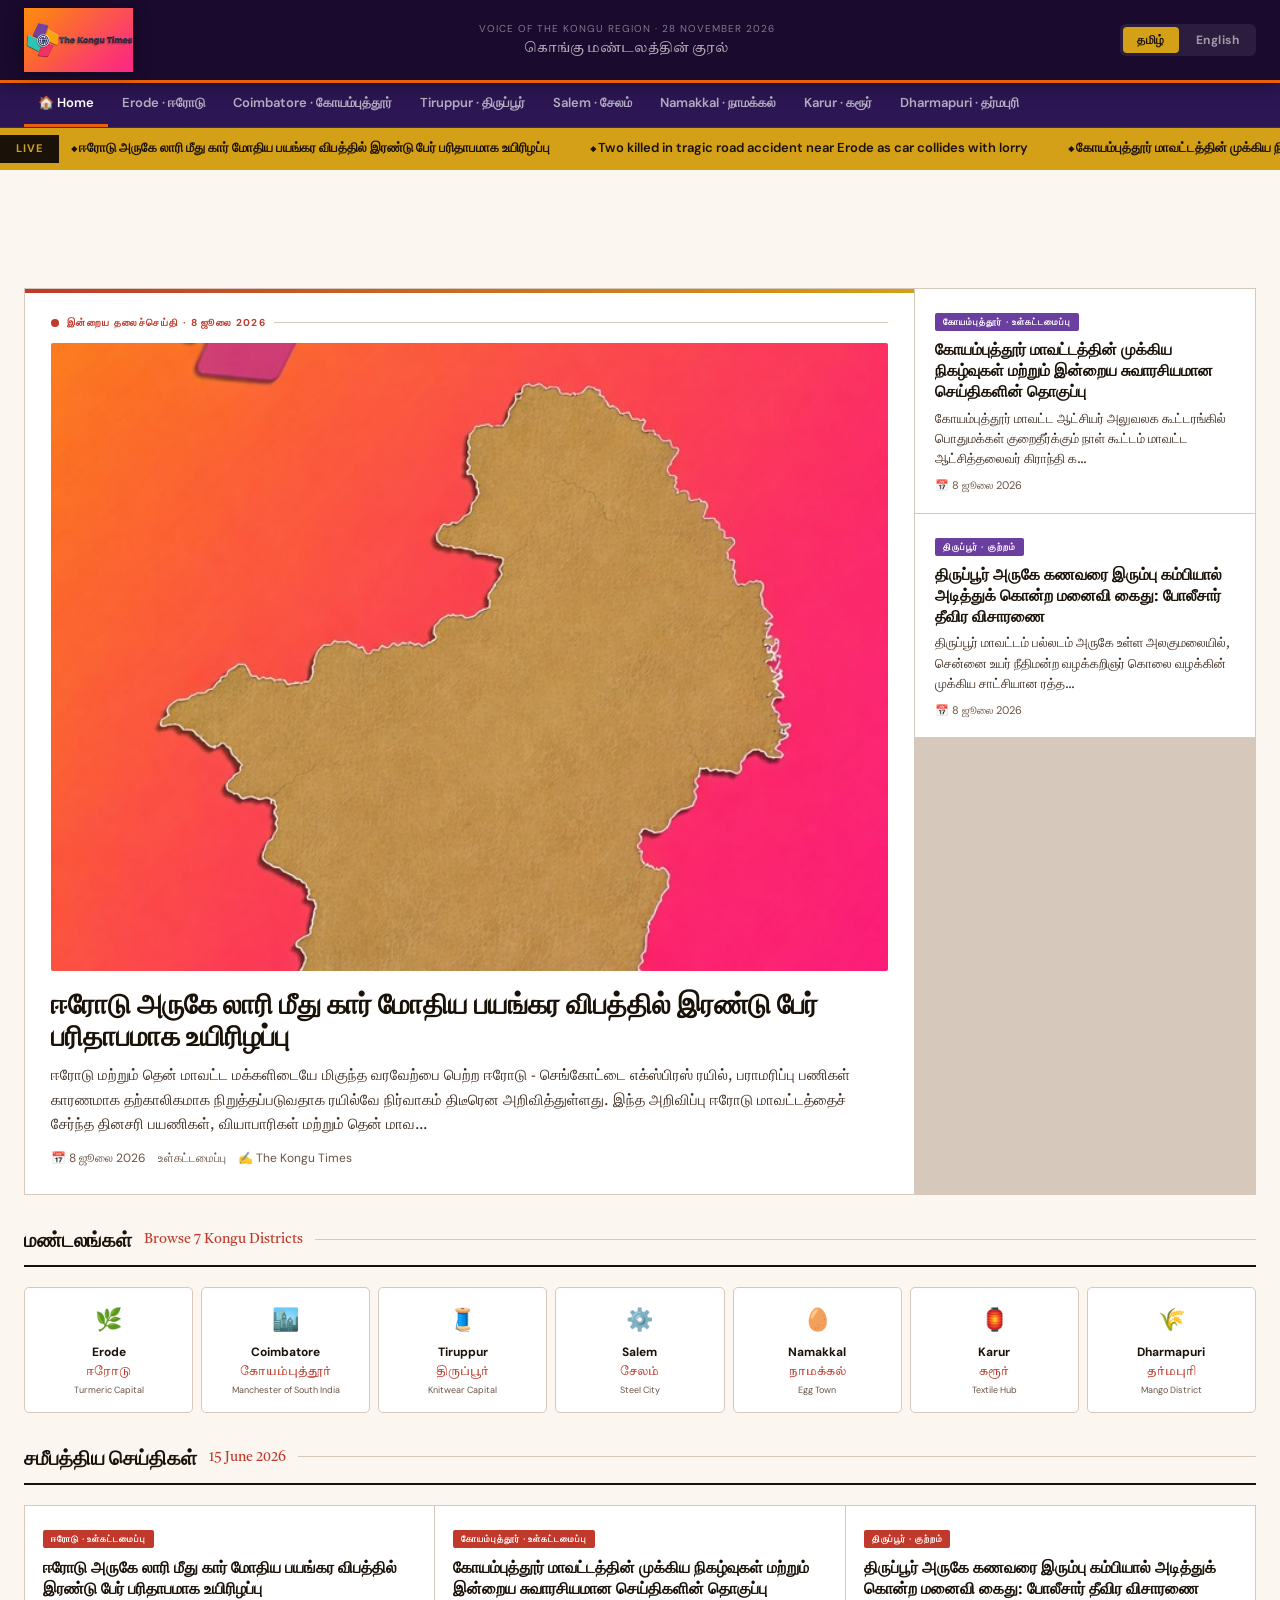
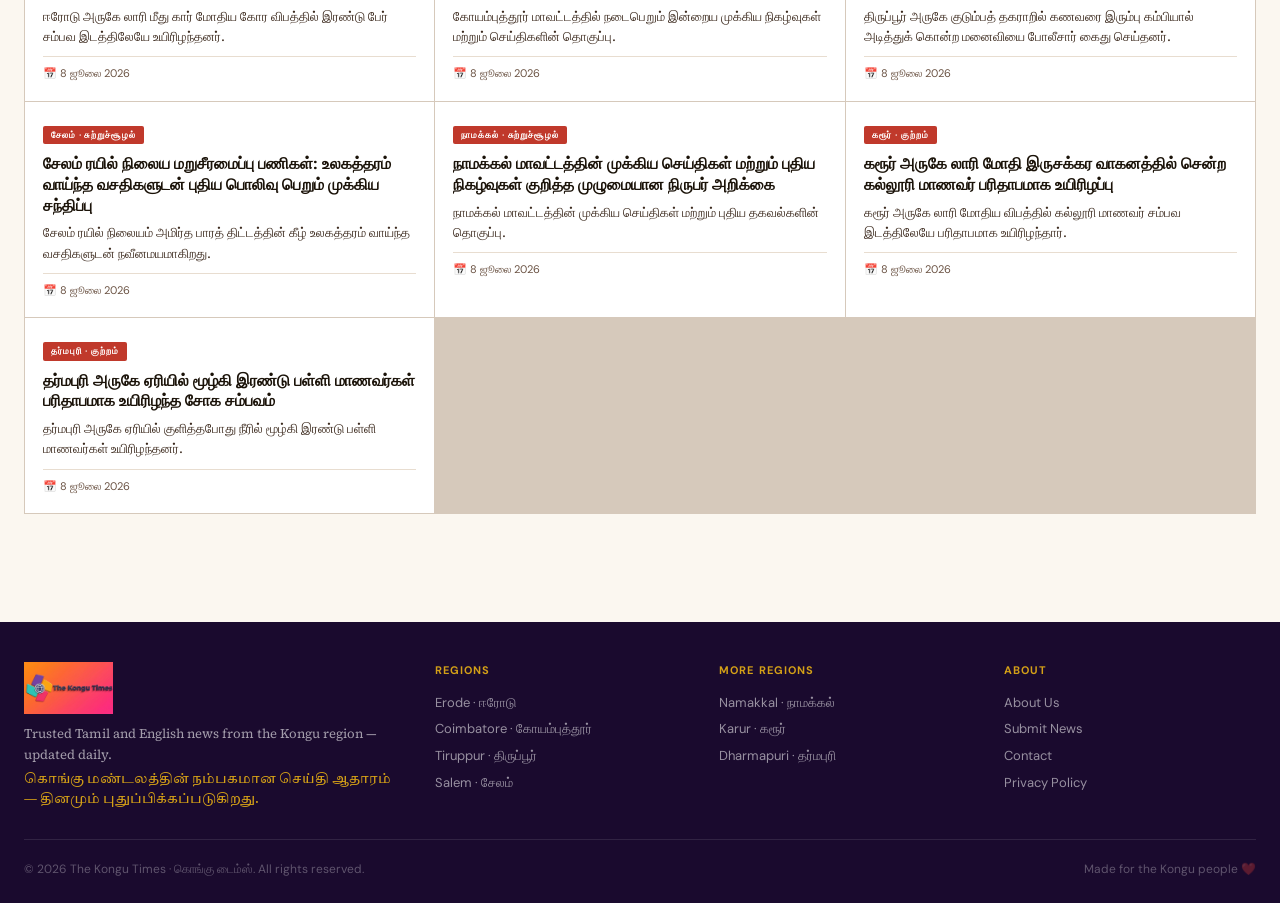
<file: index.html>
<!DOCTYPE html>
<html lang="ta">
<head>
<meta charset="UTF-8"/>
<meta name="robots" content="index,follow"/>
<meta name="viewport" content="width=device-scale, initial-scale=1"/>
<meta name="description" content="The Kongu Times — Latest Tamil and English news from Erode, Coimbatore, Tiruppur, Salem, Namakkal, Karur and Dharmapuri. Updated daily."/>
<title>The Kongu Times | கொங்கு டைம்ஸ் — கொங்கு மண்டல செய்திகள்</title>
<link rel="stylesheet" href="css/style.css"/>
<link rel="icon" href="data:image/svg+xml,%3Csvg xmlns='http://www.w3.org/2000/svg' viewBox='0 0 100 100'%3E%3Ctext y='.9em' font-size='90'%3E%F0%9F%93%B0%3C/text%3E%3C/svg%3E"/>
<meta property="og:type" content="website"/>
<meta property="og:site_name" content="The Kongu Times"/>
<meta property="og:title" content="The Kongu Times | கொங்கு டைம்ஸ்"/>
<meta property="og:description" content="Latest Tamil and English news from the Kongu region of Tamil Nadu."/>
<meta name="twitter:card" content="summary_large_image"/>
<meta name="keywords" content="kongu times, coimbatore news, erode news, tiruppur news, salem news, namakkal news, karur news, dharmapuri news, kongu region, tamil news"/>
<style>
.ad-slot{min-height:90px;background:transparent;text-align:center;padding:8px 0;overflow:hidden;}
.news-card{cursor:pointer;}
.news-card:hover{background:var(--paper);}
.nc-lang-en{display:none;}
.hero-lang-en{display:none;}
.hero-date-en{display:none;}
.nc-date-en{display:none;}
</style>
</head>
<body>
<header class="site-header">
  <div class="header-inner">
    <a href="index.html" class="logo-link"><img class="logo-img" src="kongu-times-logo.png" alt="The Kongu Times"/></a>
    <div class="header-center">
      <div class="header-tagline" id="header-date">VOICE OF THE KONGU REGION · 28 November 2026</div>
      <div class="header-tagline-ta">கொங்கு மண்டலத்தின் குரல்</div>
    </div>
    <div class="lang-toggle">
      <button class="lang-btn" data-lang="ta">தமிழ்</button>
      <button class="lang-btn" data-lang="en">English</button>
    </div>
  </div>
</header>

<nav class="region-nav"><div class="region-nav-inner">
  <a href="index.html" class="active">🏠 Home</a>
  <a href="regions/erode.html">Erode · ஈரோடு</a>
  <a href="regions/coimbatore.html">Coimbatore · கோயம்புத்தூர்</a>
  <a href="regions/tiruppur.html">Tiruppur · திருப்பூர்</a>
  <a href="regions/salem.html">Salem · சேலம்</a>
  <a href="regions/namakkal.html">Namakkal · நாமக்கல்</a>
  <a href="regions/karur.html">Karur · கரூர்</a>
  <a href="regions/dharmapuri.html">Dharmapuri · தர்மபுரி</a>
</div></nav>

<div class="news-ticker"><div class="ticker-inner"><span class="ticker-label">LIVE</span><div class="ticker-scroll"><div class="ticker-track">
<!--TICKER-START--><span class="ticker-item">ஈரோடு அருகே லாரி மீது கார் மோதிய பயங்கர விபத்தில் இரண்டு பேர் பரிதாபமாக உயிரிழப்பு</span><span class="ticker-item">Two killed in tragic road accident near Erode as car collides with lorry</span><span class="ticker-item">கோயம்புத்தூர் மாவட்டத்தின் முக்கிய நிகழ்வுகள் மற்றும் இன்றைய சுவாரசியமான செய்திகளின் தொகுப்பு</span><span class="ticker-item">Important Events and Key Updates Happening Across Coimbatore District Today</span><span class="ticker-item">திருப்பூர் அருகே கணவரை இரும்பு கம்பியால் அடித்துக் கொன்ற மனைவி கைது: போலீசார் தீவிர விசாரணை</span><span class="ticker-item">Tiruppur shocker: Woman arrested for murdering her husband with an iron rod after dispute</span><span class="ticker-item">சேலம் ரயில் நிலைய மறுசீரமைப்பு பணிகள்: உலகத்தரம் வாய்ந்த வசதிகளுடன் புதிய பொலிவு பெறும் முக்கிய சந்திப்பு</span><span class="ticker-item">Salem Railway Station Redevelopment: Major Junction Set for World Class Upgrade Under Amrit Bharat Scheme</span><span class="ticker-item">நாமக்கல் மாவட்டத்தின் முக்கிய செய்திகள் மற்றும் புதிய நிகழ்வுகள் குறித்த முழுமையான நிருபர் அறிக்கை</span><span class="ticker-item">Latest updates and important news reports from Namakkal district by local reporter</span><span class="ticker-item">கரூர் அருகே லாரி மோதி இருசக்கர வாகனத்தில் சென்ற கல்லூரி மாணவர் பரிதாபமாக உயிரிழப்பு</span><span class="ticker-item">College student tragically killed in road accident near Karur after lorry collides with two-wheeler</span><span class="ticker-item">தர்மபுரி அருகே ஏரியில் மூழ்கி இரண்டு பள்ளி மாணவர்கள் பரிதாபமாக உயிரிழந்த சோக சம்பவம்</span><span class="ticker-item">Tragic incident as two school students drown in a lake near Dharmapuri</span><span class="ticker-item">ஈரோடு அருகே லாரி மீது கார் மோதிய பயங்கர விபத்தில் இரண்டு பேர் பரிதாபமாக உயிரிழப்பு</span><span class="ticker-item">Two killed in tragic road accident near Erode as car collides with lorry</span><span class="ticker-item">கோயம்புத்தூர் மாவட்டத்தின் முக்கிய நிகழ்வுகள் மற்றும் இன்றைய சுவாரசியமான செய்திகளின் தொகுப்பு</span><span class="ticker-item">Important Events and Key Updates Happening Across Coimbatore District Today</span><span class="ticker-item">திருப்பூர் அருகே கணவரை இரும்பு கம்பியால் அடித்துக் கொன்ற மனைவி கைது: போலீசார் தீவிர விசாரணை</span><span class="ticker-item">Tiruppur shocker: Woman arrested for murdering her husband with an iron rod after dispute</span><span class="ticker-item">சேலம் ரயில் நிலைய மறுசீரமைப்பு பணிகள்: உலகத்தரம் வாய்ந்த வசதிகளுடன் புதிய பொலிவு பெறும் முக்கிய சந்திப்பு</span><span class="ticker-item">Salem Railway Station Redevelopment: Major Junction Set for World Class Upgrade Under Amrit Bharat Scheme</span><span class="ticker-item">நாமக்கல் மாவட்டத்தின் முக்கிய செய்திகள் மற்றும் புதிய நிகழ்வுகள் குறித்த முழுமையான நிருபர் அறிக்கை</span><span class="ticker-item">Latest updates and important news reports from Namakkal district by local reporter</span><span class="ticker-item">கரூர் அருகே லாரி மோதி இருசக்கர வாகனத்தில் சென்ற கல்லூரி மாணவர் பரிதாபமாக உயிரிழப்பு</span><span class="ticker-item">College student tragically killed in road accident near Karur after lorry collides with two-wheeler</span><span class="ticker-item">தர்மபுரி அருகே ஏரியில் மூழ்கி இரண்டு பள்ளி மாணவர்கள் பரிதாபமாக உயிரிழந்த சோக சம்பவம்</span><span class="ticker-item">Tragic incident as two school students drown in a lake near Dharmapuri</span><!--TICKER-END-->
</div></div></div></div>

<div class="ad-slot"><!-- ADSENSE:LEADERBOARD --></div>

<main class="site-main">

<!-- Hero section — auto-replaced daily -->
<section>
<div class="hero-grid">
  <article class="hero-main">
<!--HERO-START-->
    <div class="hero-label"><span class="live-dot"></span>
      <span class="hero-date-ta">இன்றைய தலைச்செய்தி · 8 ஜூலை 2026</span>
      <span class="hero-date-en" style="display:none">Today's Top Story · 8 July 2026</span>
    </div>
    <img class="hero-img" src="kongu-map.jpg" alt="Kongu Nadu"/>
    <div class="hero-lang-ta">
      <h1 class="hero-headline">ஈரோடு அருகே லாரி மீது கார் மோதிய பயங்கர விபத்தில் இரண்டு பேர் பரிதாபமாக உயிரிழப்பு</h1>
      <p class="hero-lead">ஈரோடு மற்றும் தென் மாவட்ட மக்களிடையே மிகுந்த வரவேற்பை பெற்ற ஈரோடு - செங்கோட்டை எக்ஸ்பிரஸ் ரயில், பராமரிப்பு பணிகள் காரணமாக தற்காலிகமாக நிறுத்தப்படுவதாக ரயில்வே நிர்வாகம் திடீரென அறிவித்துள்ளது. இந்த அறிவிப்பு ஈரோடு மாவட்டத்தைச் சேர்ந்த தினசரி பயணிகள், வியாபாரிகள் மற்றும் தென் மாவ...</p>
    </div>
    <div class="hero-lang-en" style="display:none">
      <h1 class="hero-headline">Two killed in tragic road accident near Erode as car collides with lorry</h1>
      <p class="hero-lead">The Southern Railway administration has announced the temporary suspension of the popular daily express train service running between Erode and Sengottai, citing urgent safety and track maintenance works. This sudden decision has caught thousands of daily commuters and long-dista...</p>
    </div>
    <div class="hero-meta">
      <span>📅 <span class="hero-date-ta">8 ஜூலை 2026</span><span class="hero-date-en" style="display:none">8 July 2026</span></span>
      <span class="cat-ta">உள்கட்டமைப்பு</span><span class="cat-en" style="display:none">Infrastructure</span><span>✍️ The Kongu Times</span>
    </div><!--HERO-END-->
  </article>
  <div>
<!--SIDE-START-->
  <article class="hero-side" onclick="location.href='regions/coimbatore.html'" style="cursor:pointer">
    <div class="side-label"><span class="dist-ta">கோயம்புத்தூர்</span><span class="dist-en" style="display:none">Coimbatore</span> · <span class="cat-ta">உள்கட்டமைப்பு</span><span class="cat-en" style="display:none">Infrastructure</span></div>
    <div class="hero-lang-ta"><h2 class="side-title">கோயம்புத்தூர் மாவட்டத்தின் முக்கிய நிகழ்வுகள் மற்றும் இன்றைய சுவாரசியமான செய்திகளின் தொகுப்பு</h2><p class="side-body">கோயம்புத்தூர் மாவட்ட ஆட்சியர் அலுவலக கூட்டரங்கில் பொதுமக்கள் குறைதீர்க்கும் நாள் கூட்டம் மாவட்ட ஆட்சித்தலைவர் கிராந்தி க...</p></div>
    <div class="hero-lang-en" style="display:none"><h2 class="side-title">Important Events and Key Updates Happening Across Coimbatore District Today</h2><p class="side-body">The Coimbatore district administration, in collaboration with various state government departments, recently organized a...</p></div>
    <div class="side-meta">📅 <span class="hero-date-ta">8 ஜூலை 2026</span><span class="hero-date-en" style="display:none">8 July 2026</span></div>
  </article>

  <article class="hero-side" onclick="location.href='regions/tiruppur.html'" style="cursor:pointer">
    <div class="side-label"><span class="dist-ta">திருப்பூர்</span><span class="dist-en" style="display:none">Tiruppur</span> · <span class="cat-ta">குற்றம்</span><span class="cat-en" style="display:none">Crime</span></div>
    <div class="hero-lang-ta"><h2 class="side-title">திருப்பூர் அருகே கணவரை இரும்பு கம்பியால் அடித்துக் கொன்ற மனைவி கைது: போலீசார் தீவிர விசாரணை</h2><p class="side-body">திருப்பூர் மாவட்டம் பல்லடம் அருகே உள்ள அலகுமலையில், சென்னை உயர் நீதிமன்ற வழக்கறிஞர் கொலை வழக்கின் முக்கிய சாட்சியான ரத்த...</p></div>
    <div class="hero-lang-en" style="display:none"><h2 class="side-title">Tiruppur shocker: Woman arrested for murdering her husband with an iron rod after dispute</h2><p class="side-body">A shocking wave of fear has gripped the industrial hub of Tiruppur following a brutal daylight attack on a crucial eyewi...</p></div>
    <div class="side-meta">📅 <span class="hero-date-ta">8 ஜூலை 2026</span><span class="hero-date-en" style="display:none">8 July 2026</span></div>
  </article><!--SIDE-END-->
  </div>
</div>
</section>

<!-- District tiles -->
<div class="sec-head"><h2>மண்டலங்கள்</h2><span class="sec-head-tamil">Browse 7 Kongu Districts</span><div class="sec-head-line"></div></div>
<div class="region-grid">
  <a href="regions/erode.html" class="region-card"><div class="rc-icon">🌿</div><div class="rc-name">Erode</div><div class="rc-tamil">ஈரோடு</div><div class="rc-tagline">Turmeric Capital</div></a>
  <a href="regions/coimbatore.html" class="region-card"><div class="rc-icon">🏙️</div><div class="rc-name">Coimbatore</div><div class="rc-tamil">கோயம்புத்தூர்</div><div class="rc-tagline">Manchester of South India</div></a>
  <a href="regions/tiruppur.html" class="region-card"><div class="rc-icon">🧵</div><div class="rc-name">Tiruppur</div><div class="rc-tamil">திருப்பூர்</div><div class="rc-tagline">Knitwear Capital</div></a>
  <a href="regions/salem.html" class="region-card"><div class="rc-icon">⚙️</div><div class="rc-name">Salem</div><div class="rc-tamil">சேலம்</div><div class="rc-tagline">Steel City</div></a>
  <a href="regions/namakkal.html" class="region-card"><div class="rc-icon">🥚</div><div class="rc-name">Namakkal</div><div class="rc-tamil">நாமக்கல்</div><div class="rc-tagline">Egg Town</div></a>
  <a href="regions/karur.html" class="region-card"><div class="rc-icon">🏮</div><div class="rc-name">Karur</div><div class="rc-tamil">கரூர்</div><div class="rc-tagline">Textile Hub</div></a>
  <a href="regions/dharmapuri.html" class="region-card"><div class="rc-icon">🌾</div><div class="rc-name">Dharmapuri</div><div class="rc-tamil">தர்மபுரி</div><div class="rc-tagline">Mango District</div></a>
</div>

<!-- Latest news grid — auto-replaced daily -->
<div class="sec-head">
  <h2 id="latest-heading-ta">சமீபத்திய செய்திகள்</h2>
  <h2 id="latest-heading-en" style="display:none">Latest News</h2>
  <span class="sec-head-tamil" id="latest-date">15 June 2026</span>
  <div class="sec-head-line"></div>
</div>
<div class="news-grid" id="news-grid">
<!--NEWSGRID-START-->
  <article class="news-card" onclick="location.href='regions/erode.html'">
    <div class="nc-lang-ta">
      <div class="nc-region">ஈரோடு · உள்கட்டமைப்பு</div>
      <h3 class="nc-title">ஈரோடு அருகே லாரி மீது கார் மோதிய பயங்கர விபத்தில் இரண்டு பேர் பரிதாபமாக உயிரிழப்பு</h3>
      <p class="nc-body">ஈரோடு அருகே லாரி மீது கார் மோதிய கோர விபத்தில் இரண்டு பேர் சம்பவ இடத்திலேயே உயிரிழந்தனர்.</p>
    </div>
    <div class="nc-lang-en" style="display:none">
      <div class="nc-region">Erode · Infrastructure</div>
      <h3 class="nc-title">Two killed in tragic road accident near Erode as car collides with lorry</h3>
      <p class="nc-body">Two people were killed on the spot in a tragic road accident near Erode involving a car and a lorry.</p>
    </div>
    <div class="nc-meta">📅 <span class="nc-date-ta">8 ஜூலை 2026</span><span class="nc-date-en" style="display:none">8 July 2026</span></div>
  </article>

  <article class="news-card" onclick="location.href='regions/coimbatore.html'">
    <div class="nc-lang-ta">
      <div class="nc-region">கோயம்புத்தூர் · உள்கட்டமைப்பு</div>
      <h3 class="nc-title">கோயம்புத்தூர் மாவட்டத்தின் முக்கிய நிகழ்வுகள் மற்றும் இன்றைய சுவாரசியமான செய்திகளின் தொகுப்பு</h3>
      <p class="nc-body">கோயம்புத்தூர் மாவட்டத்தில் நடைபெறும் இன்றைய முக்கிய நிகழ்வுகள் மற்றும் செய்திகளின் தொகுப்பு.</p>
    </div>
    <div class="nc-lang-en" style="display:none">
      <div class="nc-region">Coimbatore · Infrastructure</div>
      <h3 class="nc-title">Important Events and Key Updates Happening Across Coimbatore District Today</h3>
      <p class="nc-body">Get the latest updates on key events and news happening today across Coimbatore district.</p>
    </div>
    <div class="nc-meta">📅 <span class="nc-date-ta">8 ஜூலை 2026</span><span class="nc-date-en" style="display:none">8 July 2026</span></div>
  </article>

  <article class="news-card" onclick="location.href='regions/tiruppur.html'">
    <div class="nc-lang-ta">
      <div class="nc-region">திருப்பூர் · குற்றம்</div>
      <h3 class="nc-title">திருப்பூர் அருகே கணவரை இரும்பு கம்பியால் அடித்துக் கொன்ற மனைவி கைது: போலீசார் தீவிர விசாரணை</h3>
      <p class="nc-body">திருப்பூர் அருகே குடும்பத் தகராறில் கணவரை இரும்பு கம்பியால் அடித்துக் கொன்ற மனைவியை போலீசார் கைது செய்தனர்.</p>
    </div>
    <div class="nc-lang-en" style="display:none">
      <div class="nc-region">Tiruppur · Crime</div>
      <h3 class="nc-title">Tiruppur shocker: Woman arrested for murdering her husband with an iron rod after dispute</h3>
      <p class="nc-body">A woman was arrested near Tiruppur for allegedly murdering her husband with an iron rod following a dispute.</p>
    </div>
    <div class="nc-meta">📅 <span class="nc-date-ta">8 ஜூலை 2026</span><span class="nc-date-en" style="display:none">8 July 2026</span></div>
  </article>

  <article class="news-card" onclick="location.href='regions/salem.html'">
    <div class="nc-lang-ta">
      <div class="nc-region">சேலம் · சுற்றுச்சூழல்</div>
      <h3 class="nc-title">சேலம் ரயில் நிலைய மறுசீரமைப்பு பணிகள்: உலகத்தரம் வாய்ந்த வசதிகளுடன் புதிய பொலிவு பெறும் முக்கிய சந்திப்பு</h3>
      <p class="nc-body">சேலம் ரயில் நிலையம் அமிர்த பாரத் திட்டத்தின் கீழ் உலகத்தரம் வாய்ந்த வசதிகளுடன் நவீனமயமாகிறது.</p>
    </div>
    <div class="nc-lang-en" style="display:none">
      <div class="nc-region">Salem · Environment</div>
      <h3 class="nc-title">Salem Railway Station Redevelopment: Major Junction Set for World Class Upgrade Under Amrit Bharat Scheme</h3>
      <p class="nc-body">Salem railway station undergoes major redevelopment with world-class amenities under Amrit Bharat scheme.</p>
    </div>
    <div class="nc-meta">📅 <span class="nc-date-ta">8 ஜூலை 2026</span><span class="nc-date-en" style="display:none">8 July 2026</span></div>
  </article>

  <article class="news-card" onclick="location.href='regions/namakkal.html'">
    <div class="nc-lang-ta">
      <div class="nc-region">நாமக்கல் · சுற்றுச்சூழல்</div>
      <h3 class="nc-title">நாமக்கல் மாவட்டத்தின் முக்கிய செய்திகள் மற்றும் புதிய நிகழ்வுகள் குறித்த முழுமையான நிருபர் அறிக்கை</h3>
      <p class="nc-body">நாமக்கல் மாவட்டத்தின் முக்கிய செய்திகள் மற்றும் புதிய தகவல்களின் தொகுப்பு.</p>
    </div>
    <div class="nc-lang-en" style="display:none">
      <div class="nc-region">Namakkal · Environment</div>
      <h3 class="nc-title">Latest updates and important news reports from Namakkal district by local reporter</h3>
      <p class="nc-body">Get the latest news updates and local reports from Namakkal district.</p>
    </div>
    <div class="nc-meta">📅 <span class="nc-date-ta">8 ஜூலை 2026</span><span class="nc-date-en" style="display:none">8 July 2026</span></div>
  </article>

  <article class="news-card" onclick="location.href='regions/karur.html'">
    <div class="nc-lang-ta">
      <div class="nc-region">கரூர் · குற்றம்</div>
      <h3 class="nc-title">கரூர் அருகே லாரி மோதி இருசக்கர வாகனத்தில் சென்ற கல்லூரி மாணவர் பரிதாபமாக உயிரிழப்பு</h3>
      <p class="nc-body">கரூர் அருகே லாரி மோதிய விபத்தில் கல்லூரி மாணவர் சம்பவ இடத்திலேயே பரிதாபமாக உயிரிழந்தார்.</p>
    </div>
    <div class="nc-lang-en" style="display:none">
      <div class="nc-region">Karur · Crime</div>
      <h3 class="nc-title">College student tragically killed in road accident near Karur after lorry collides with two-wheeler</h3>
      <p class="nc-body">A college student was tragically killed on the spot in a road accident near Karur.</p>
    </div>
    <div class="nc-meta">📅 <span class="nc-date-ta">8 ஜூலை 2026</span><span class="nc-date-en" style="display:none">8 July 2026</span></div>
  </article>

  <article class="news-card" onclick="location.href='regions/dharmapuri.html'">
    <div class="nc-lang-ta">
      <div class="nc-region">தர்மபுரி · குற்றம்</div>
      <h3 class="nc-title">தர்மபுரி அருகே ஏரியில் மூழ்கி இரண்டு பள்ளி மாணவர்கள் பரிதாபமாக உயிரிழந்த சோக சம்பவம்</h3>
      <p class="nc-body">தர்மபுரி அருகே ஏரியில் குளித்தபோது நீரில் மூழ்கி இரண்டு பள்ளி மாணவர்கள் உயிரிழந்தனர்.</p>
    </div>
    <div class="nc-lang-en" style="display:none">
      <div class="nc-region">Dharmapuri · Crime</div>
      <h3 class="nc-title">Tragic incident as two school students drown in a lake near Dharmapuri</h3>
      <p class="nc-body">Two school students tragically drowned while bathing in a lake near Dharmapuri.</p>
    </div>
    <div class="nc-meta">📅 <span class="nc-date-ta">8 ஜூலை 2026</span><span class="nc-date-en" style="display:none">8 July 2026</span></div>
  </article><!--NEWSGRID-END-->
</div>

</main>

<footer class="site-footer"><div class="footer-inner">
  <div class="footer-grid">
    <div>
      <img class="footer-logo-img" src="kongu-times-logo.png" alt="The Kongu Times"/>
      <p class="footer-desc">Trusted Tamil and English news from the Kongu region — updated daily.</p>
      <p class="footer-desc-ta">கொங்கு மண்டலத்தின் நம்பகமான செய்தி ஆதாரம் — தினமும் புதுப்பிக்கப்படுகிறது.</p>
    </div>
    <div class="footer-col"><div class="footer-col-title">Regions</div>
      <a href="regions/erode.html">Erode · ஈரோடு</a>
      <a href="regions/coimbatore.html">Coimbatore · கோயம்புத்தூர்</a>
      <a href="regions/tiruppur.html">Tiruppur · திருப்பூர்</a>
      <a href="regions/salem.html">Salem · சேலம்</a>
    </div>
    <div class="footer-col"><div class="footer-col-title">More Regions</div>
      <a href="regions/namakkal.html">Namakkal · நாமக்கல்</a>
      <a href="regions/karur.html">Karur · கரூர்</a>
      <a href="regions/dharmapuri.html">Dharmapuri · தர்மபுரி</a>
    </div>
    <div class="footer-col"><div class="footer-col-title">About</div>
      <a href="about.html">About Us</a>
      <a href="contact.html">Submit News</a>
      <a href="contact.html">Contact</a>
      <a href="privacy.html">Privacy Policy</a>
    </div>
  </div>
  <div class="footer-bottom">
    <span>© 2026 The Kongu Times · கொங்கு டைம்ஸ். All rights reserved.</span>
    <span id="footer-date">Made for the Kongu people ❤️</span>
  </div>
</div></footer>

<script src="js/main.js"></script>
<script>
(function(){
var os=window.switchLang;
window.switchLang=function(l){
  os&&os(l);
  ['nc-lang-ta','nc-lang-en','hero-lang-ta','hero-lang-en'].forEach(function(c){
    document.querySelectorAll('.'+c).forEach(function(el){
      el.style.display=(c.endsWith('-en')?(l==='en'):(l==='ta'))?'block':'none';
    });
  });
  ['hero-date-ta','hero-date-en','nc-date-ta','nc-date-en'].forEach(function(c){
    document.querySelectorAll('.'+c).forEach(function(el){
      el.style.display=(c.endsWith('-en')?(l==='en'):(l==='ta'))?'inline':'none';
    });
  });
  var lh=document.getElementById('latest-heading-ta'),eh=document.getElementById('latest-heading-en');
  if(lh)lh.style.display=l==='ta'?'block':'none';
  if(eh)eh.style.display=l==='en'?'block':'none';
};
})();
</script>
</body>
</html>
</file>
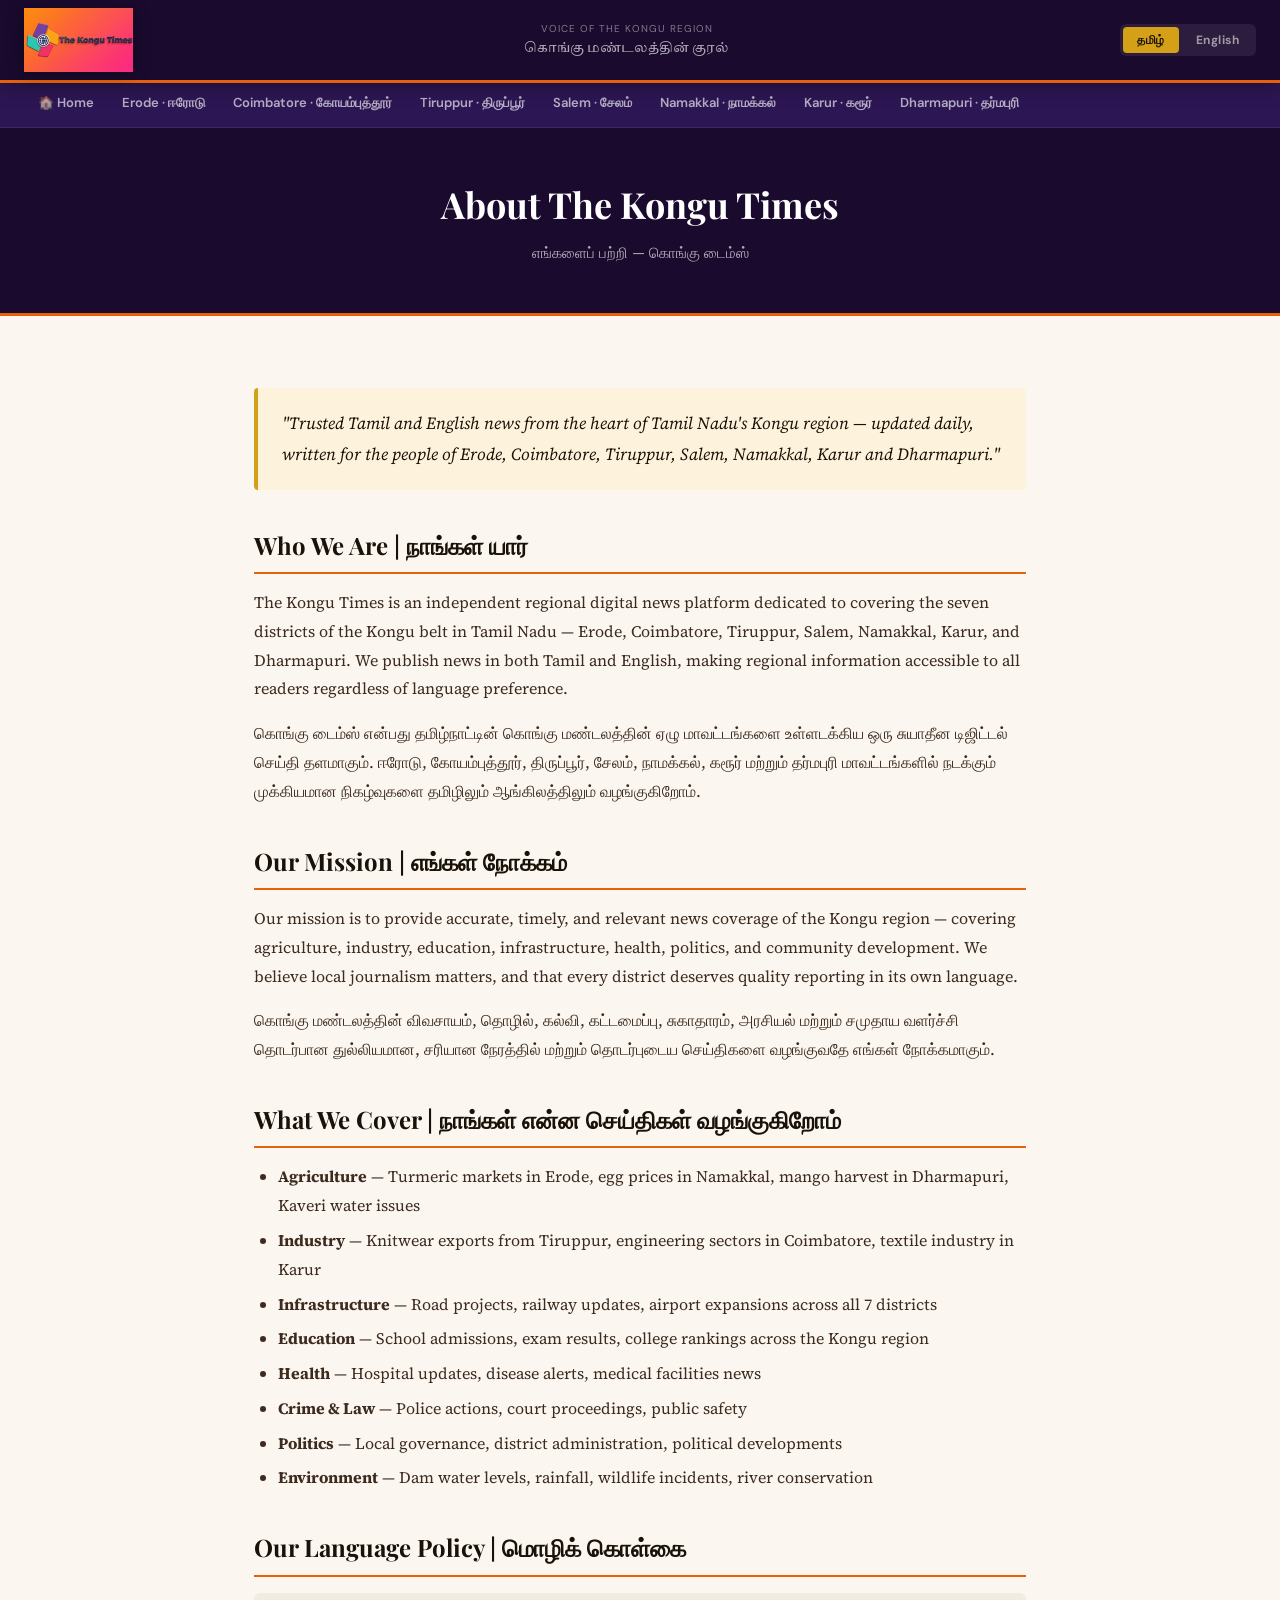
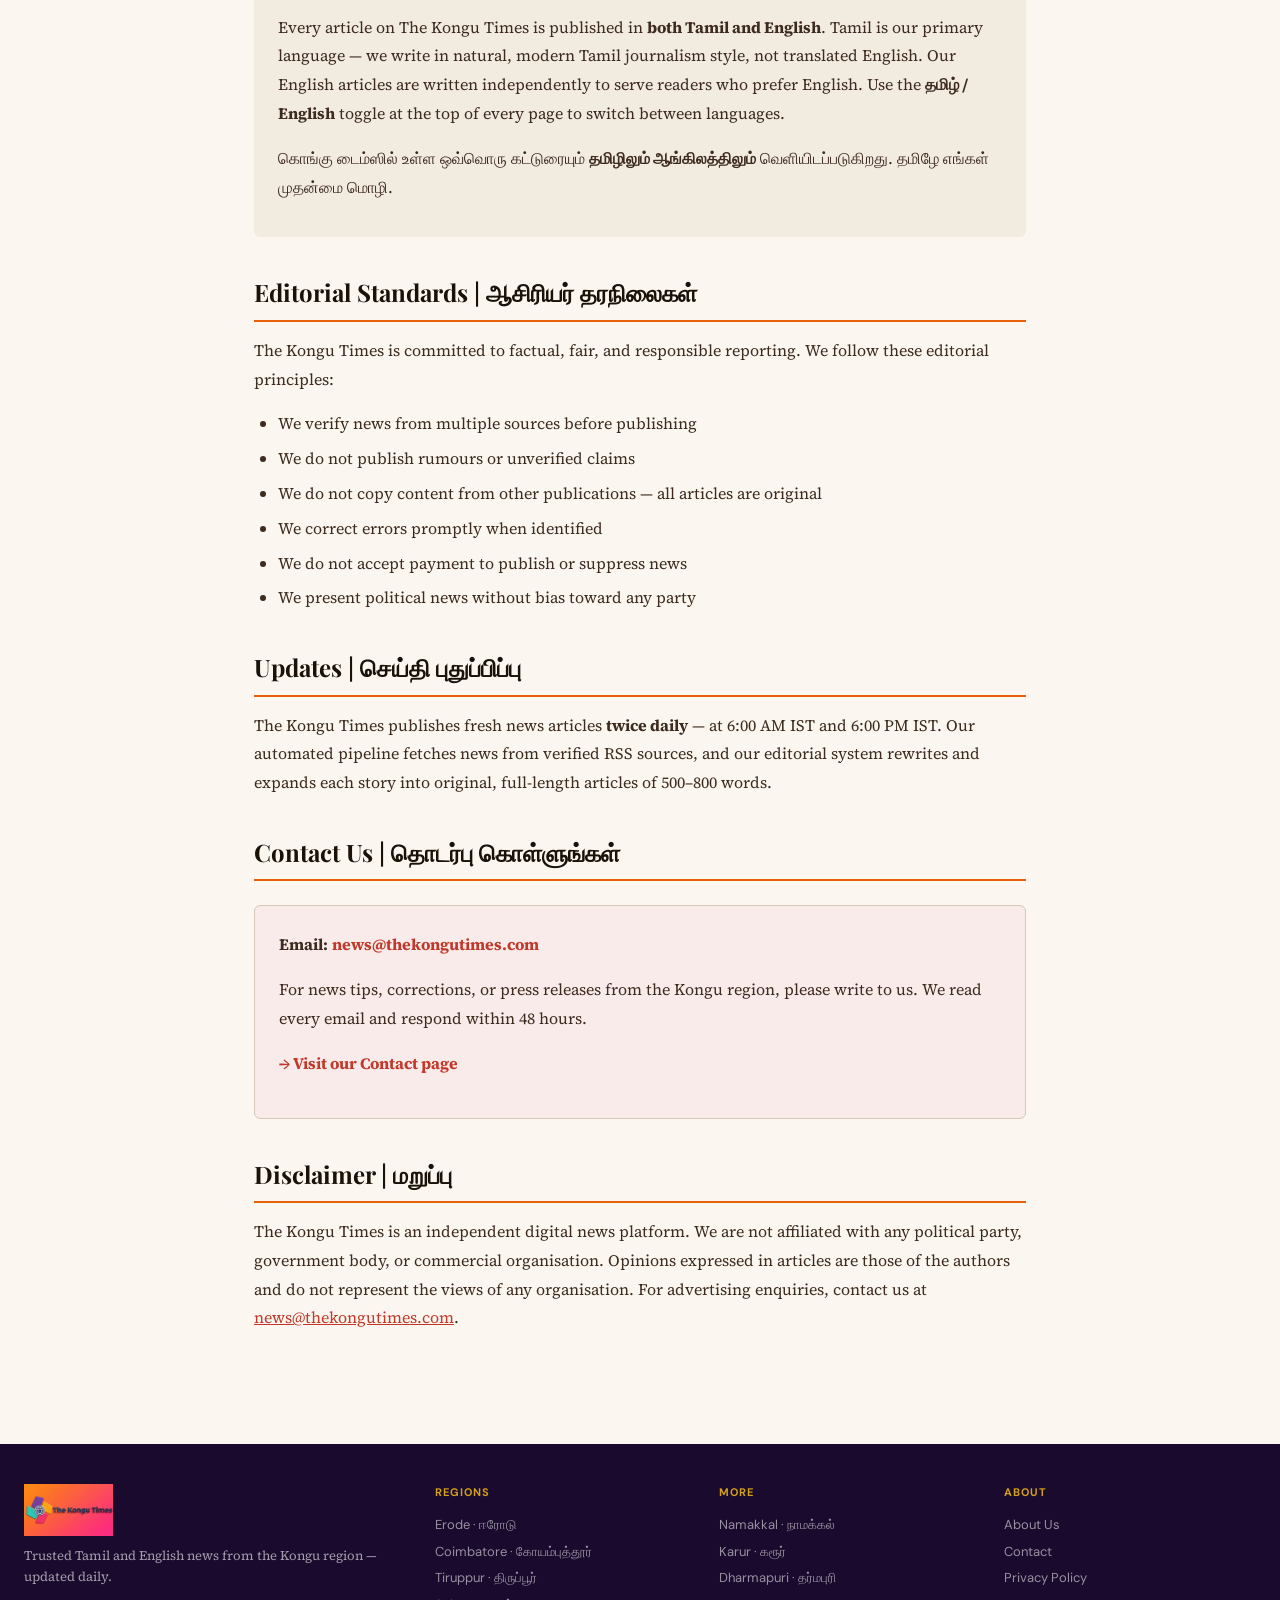
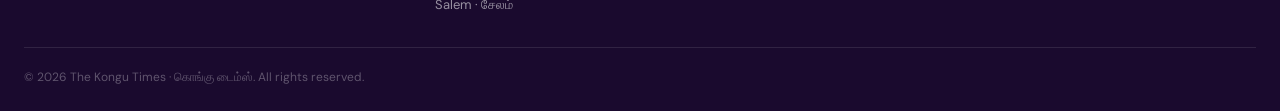
<file: about.html>
<!DOCTYPE html>
<html lang="ta">
<head>
<meta charset="UTF-8"/>
<meta name="viewport" content="width=device-width,initial-scale=1"/>
<meta name="robots" content="index,follow"/>
<meta name="description" content="About The Kongu Times — Tamil and English regional news from Erode, Coimbatore, Tiruppur, Salem, Namakkal, Karur and Dharmapuri. Our mission, editorial policy and team."/>
<title>About Us | எங்களைப் பற்றி | The Kongu Times</title>
<link rel="stylesheet" href="css/style.css"/>
<style>
.page-hero{background:var(--nav-bg);padding:48px 24px;text-align:center;border-bottom:3px solid var(--orange);}
.page-hero h1{font-family:'Playfair Display',serif;font-size:36px;color:var(--white);margin-bottom:8px;}
.page-hero p{font-family:'DM Sans',sans-serif;font-size:15px;color:rgba(255,255,255,.65);}
.page-content{max-width:820px;margin:0 auto;padding:48px 24px;}
.page-content h2{font-family:'Playfair Display',serif;font-size:24px;color:var(--ink);margin:36px 0 14px;border-bottom:2px solid var(--orange);padding-bottom:8px;}
.page-content h3{font-family:'DM Sans',sans-serif;font-size:17px;font-weight:700;color:var(--ink);margin:24px 0 10px;}
.page-content p{font-size:16px;color:var(--ink-mid);line-height:1.8;margin-bottom:16px;}
.page-content ul{margin:0 0 16px 24px;}
.page-content ul li{font-size:16px;color:var(--ink-mid);line-height:1.8;margin-bottom:6px;}
.mission-box{background:var(--gold-light);border-left:4px solid var(--gold);border-radius:4px;padding:20px 24px;margin:24px 0;}
.mission-box p{margin:0;font-style:italic;font-size:17px;color:var(--ink);}
.contact-box{background:var(--red-light);border:1px solid var(--border);border-radius:6px;padding:24px;margin:24px 0;}
.contact-box a{color:var(--red);font-weight:700;text-decoration:none;}
.lang-section{background:var(--paper-mid);border-radius:6px;padding:20px 24px;margin:16px 0;}
</style>
</head>
<body>
<header class="site-header">
  <div class="header-inner">
    <a href="index.html" class="logo-link"><img class="logo-img" src="kongu-times-logo.png" alt="The Kongu Times"/></a>
    <div class="header-center">
      <div class="header-tagline">VOICE OF THE KONGU REGION</div>
      <div class="header-tagline-ta">கொங்கு மண்டலத்தின் குரல்</div>
    </div>
    <div class="lang-toggle">
      <button class="lang-btn" data-lang="ta">தமிழ்</button>
      <button class="lang-btn" data-lang="en">English</button>
    </div>
  </div>
</header>
<nav class="region-nav"><div class="region-nav-inner">
  <a href="index.html">🏠 Home</a>
  <a href="regions/erode.html">Erode · ஈரோடு</a>
  <a href="regions/coimbatore.html">Coimbatore · கோயம்புத்தூர்</a>
  <a href="regions/tiruppur.html">Tiruppur · திருப்பூர்</a>
  <a href="regions/salem.html">Salem · சேலம்</a>
  <a href="regions/namakkal.html">Namakkal · நாமக்கல்</a>
  <a href="regions/karur.html">Karur · கரூர்</a>
  <a href="regions/dharmapuri.html">Dharmapuri · தர்மபுரி</a>
</div></nav>

<div class="page-hero">
  <h1>About The Kongu Times</h1>
  <p>எங்களைப் பற்றி — கொங்கு டைம்ஸ்</p>
</div>

<div class="page-content">

  <div class="mission-box">
    <p>"Trusted Tamil and English news from the heart of Tamil Nadu's Kongu region — updated daily, written for the people of Erode, Coimbatore, Tiruppur, Salem, Namakkal, Karur and Dharmapuri."</p>
  </div>

  <h2>Who We Are | நாங்கள் யார்</h2>
  <p>The Kongu Times is an independent regional digital news platform dedicated to covering the seven districts of the Kongu belt in Tamil Nadu — Erode, Coimbatore, Tiruppur, Salem, Namakkal, Karur, and Dharmapuri. We publish news in both Tamil and English, making regional information accessible to all readers regardless of language preference.</p>
  <p>கொங்கு டைம்ஸ் என்பது தமிழ்நாட்டின் கொங்கு மண்டலத்தின் ஏழு மாவட்டங்களை உள்ளடக்கிய ஒரு சுயாதீன டிஜிட்டல் செய்தி தளமாகும். ஈரோடு, கோயம்புத்தூர், திருப்பூர், சேலம், நாமக்கல், கரூர் மற்றும் தர்மபுரி மாவட்டங்களில் நடக்கும் முக்கியமான நிகழ்வுகளை தமிழிலும் ஆங்கிலத்திலும் வழங்குகிறோம்.</p>

  <h2>Our Mission | எங்கள் நோக்கம்</h2>
  <p>Our mission is to provide accurate, timely, and relevant news coverage of the Kongu region — covering agriculture, industry, education, infrastructure, health, politics, and community development. We believe local journalism matters, and that every district deserves quality reporting in its own language.</p>
  <p>கொங்கு மண்டலத்தின் விவசாயம், தொழில், கல்வி, கட்டமைப்பு, சுகாதாரம், அரசியல் மற்றும் சமுதாய வளர்ச்சி தொடர்பான துல்லியமான, சரியான நேரத்தில் மற்றும் தொடர்புடைய செய்திகளை வழங்குவதே எங்கள் நோக்கமாகும்.</p>

  <h2>What We Cover | நாங்கள் என்ன செய்திகள் வழங்குகிறோம்</h2>
  <ul>
    <li><strong>Agriculture</strong> — Turmeric markets in Erode, egg prices in Namakkal, mango harvest in Dharmapuri, Kaveri water issues</li>
    <li><strong>Industry</strong> — Knitwear exports from Tiruppur, engineering sectors in Coimbatore, textile industry in Karur</li>
    <li><strong>Infrastructure</strong> — Road projects, railway updates, airport expansions across all 7 districts</li>
    <li><strong>Education</strong> — School admissions, exam results, college rankings across the Kongu region</li>
    <li><strong>Health</strong> — Hospital updates, disease alerts, medical facilities news</li>
    <li><strong>Crime & Law</strong> — Police actions, court proceedings, public safety</li>
    <li><strong>Politics</strong> — Local governance, district administration, political developments</li>
    <li><strong>Environment</strong> — Dam water levels, rainfall, wildlife incidents, river conservation</li>
  </ul>

  <h2>Our Language Policy | மொழிக் கொள்கை</h2>
  <div class="lang-section">
    <p>Every article on The Kongu Times is published in <strong>both Tamil and English</strong>. Tamil is our primary language — we write in natural, modern Tamil journalism style, not translated English. Our English articles are written independently to serve readers who prefer English. Use the <strong>தமிழ் / English</strong> toggle at the top of every page to switch between languages.</p>
    <p>கொங்கு டைம்ஸில் உள்ள ஒவ்வொரு கட்டுரையும் <strong>தமிழிலும் ஆங்கிலத்திலும்</strong> வெளியிடப்படுகிறது. தமிழே எங்கள் முதன்மை மொழி.</p>
  </div>

  <h2>Editorial Standards | ஆசிரியர் தரநிலைகள்</h2>
  <p>The Kongu Times is committed to factual, fair, and responsible reporting. We follow these editorial principles:</p>
  <ul>
    <li>We verify news from multiple sources before publishing</li>
    <li>We do not publish rumours or unverified claims</li>
    <li>We do not copy content from other publications — all articles are original</li>
    <li>We correct errors promptly when identified</li>
    <li>We do not accept payment to publish or suppress news</li>
    <li>We present political news without bias toward any party</li>
  </ul>

  <h2>Updates | செய்தி புதுப்பிப்பு</h2>
  <p>The Kongu Times publishes fresh news articles <strong>twice daily</strong> — at 6:00 AM IST and 6:00 PM IST. Our automated pipeline fetches news from verified RSS sources, and our editorial system rewrites and expands each story into original, full-length articles of 500–800 words.</p>

  <h2>Contact Us | தொடர்பு கொள்ளுங்கள்</h2>
  <div class="contact-box">
    <p><strong>Email:</strong> <a href="mailto:news@thekongutimes.com">news@thekongutimes.com</a></p>
    <p style="margin-top:10px;">For news tips, corrections, or press releases from the Kongu region, please write to us. We read every email and respond within 48 hours.</p>
    <p style="margin-top:10px;"><a href="contact.html">→ Visit our Contact page</a></p>
  </div>

  <h2>Disclaimer | மறுப்பு</h2>
  <p>The Kongu Times is an independent digital news platform. We are not affiliated with any political party, government body, or commercial organisation. Opinions expressed in articles are those of the authors and do not represent the views of any organisation. For advertising enquiries, contact us at <a href="mailto:news@thekongutimes.com" style="color:var(--red)">news@thekongutimes.com</a>.</p>

</div>

<footer class="site-footer"><div class="footer-inner">
  <div class="footer-grid">
    <div><img class="footer-logo-img" src="kongu-times-logo.png" alt="The Kongu Times"/>
    <p class="footer-desc">Trusted Tamil and English news from the Kongu region — updated daily.</p></div>
    <div class="footer-col"><div class="footer-col-title">Regions</div>
      <a href="regions/erode.html">Erode · ஈரோடு</a>
      <a href="regions/coimbatore.html">Coimbatore · கோயம்புத்தூர்</a>
      <a href="regions/tiruppur.html">Tiruppur · திருப்பூர்</a>
      <a href="regions/salem.html">Salem · சேலம்</a>
    </div>
    <div class="footer-col"><div class="footer-col-title">More</div>
      <a href="regions/namakkal.html">Namakkal · நாமக்கல்</a>
      <a href="regions/karur.html">Karur · கரூர்</a>
      <a href="regions/dharmapuri.html">Dharmapuri · தர்மபுரி</a>
    </div>
    <div class="footer-col"><div class="footer-col-title">About</div>
      <a href="about.html">About Us</a>
      <a href="contact.html">Contact</a>
      <a href="privacy.html">Privacy Policy</a>
    </div>
  </div>
  <div class="footer-bottom">
    <span>© 2026 The Kongu Times · கொங்கு டைம்ஸ். All rights reserved.</span>
  </div>
</div></footer>
<script src="js/main.js"></script>
</body>
</html>
</file>
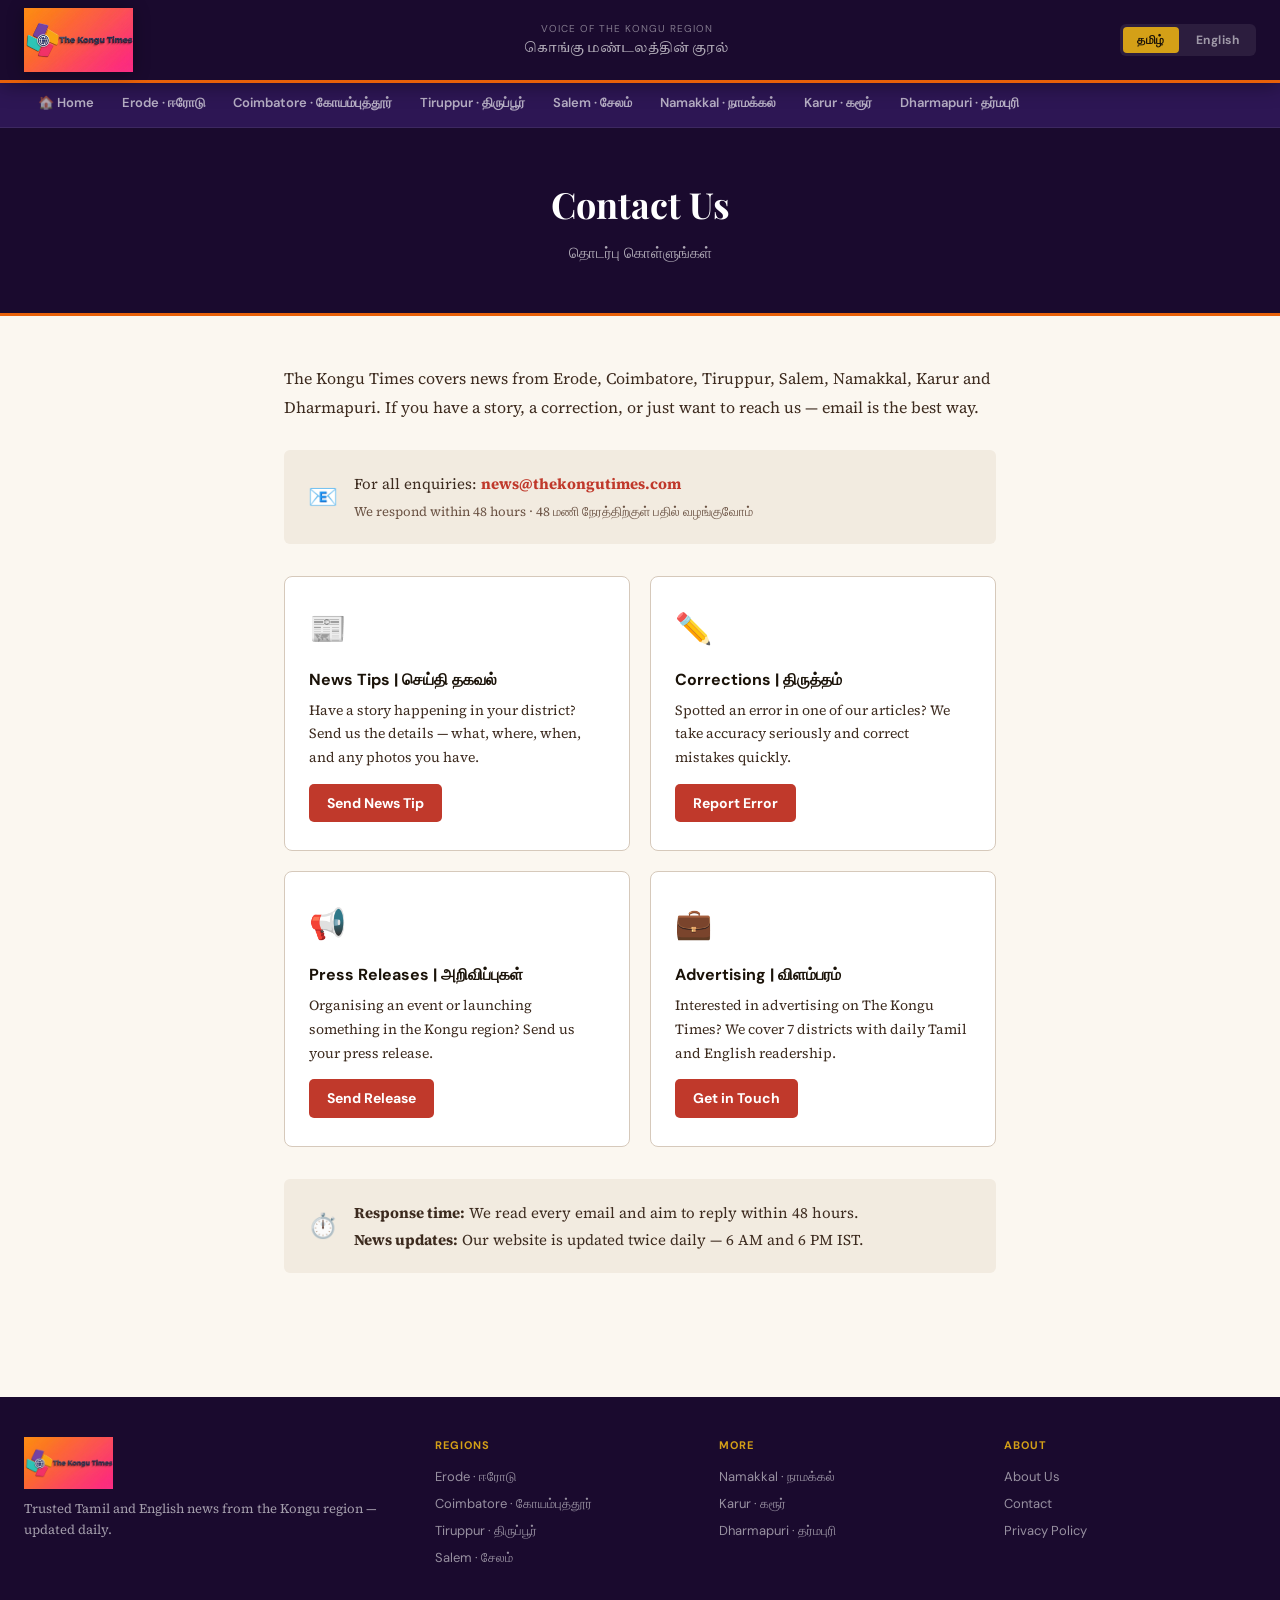
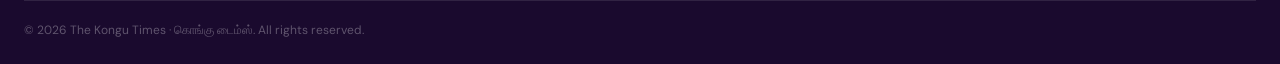
<file: contact.html>
<!DOCTYPE html>
<html lang="ta">
<head>
<meta charset="UTF-8"/>
<meta name="viewport" content="width=device-width,initial-scale=1"/>
<meta name="robots" content="index,follow"/>
<meta name="description" content="Contact The Kongu Times — Send us news tips, press releases or corrections for Erode, Coimbatore, Tiruppur, Salem, Namakkal, Karur and Dharmapuri news coverage."/>
<title>Contact Us | தொடர்பு கொள்ளுங்கள் | The Kongu Times</title>
<link rel="stylesheet" href="css/style.css"/>
<style>
.page-hero{background:var(--nav-bg);padding:48px 24px;text-align:center;border-bottom:3px solid var(--orange);}
.page-hero h1{font-family:'Playfair Display',serif;font-size:36px;color:var(--white);margin-bottom:8px;}
.page-hero p{font-family:'DM Sans',sans-serif;font-size:15px;color:rgba(255,255,255,.65);}
.page-content{max-width:760px;margin:0 auto;padding:48px 24px;}
.page-content p{font-size:16px;color:var(--ink-mid);line-height:1.8;margin-bottom:16px;}
.contact-grid{display:grid;grid-template-columns:1fr 1fr;gap:20px;margin:32px 0;}
@media(max-width:600px){.contact-grid{grid-template-columns:1fr;}}
.contact-card{background:var(--white);border:1px solid var(--border);border-radius:8px;padding:28px 24px;}
.contact-card .cc-icon{font-size:30px;margin-bottom:14px;}
.contact-card h3{font-family:'DM Sans',sans-serif;font-size:16px;font-weight:700;color:var(--ink);margin-bottom:6px;}
.contact-card p{font-size:14px;color:var(--ink-mid);line-height:1.7;margin-bottom:14px;}
.contact-card a.email-link{display:inline-block;background:var(--red);color:#fff;font-family:'DM Sans',sans-serif;font-weight:700;font-size:14px;padding:8px 18px;border-radius:5px;text-decoration:none;}
.contact-card a.email-link:hover{background:var(--red-dark);}
.info-row{background:var(--paper-mid);border-radius:6px;padding:20px 24px;margin:28px 0;display:flex;align-items:center;gap:16px;}
.info-row .ir-icon{font-size:24px;flex-shrink:0;}
.info-row p{margin:0;font-size:15px;color:var(--ink-mid);}
.info-row a{color:var(--red);font-weight:700;text-decoration:none;}
</style>
</head>
<body>
<header class="site-header">
  <div class="header-inner">
    <a href="index.html" class="logo-link"><img class="logo-img" src="kongu-times-logo.png" alt="The Kongu Times"/></a>
    <div class="header-center">
      <div class="header-tagline">VOICE OF THE KONGU REGION</div>
      <div class="header-tagline-ta">கொங்கு மண்டலத்தின் குரல்</div>
    </div>
    <div class="lang-toggle">
      <button class="lang-btn" data-lang="ta">தமிழ்</button>
      <button class="lang-btn" data-lang="en">English</button>
    </div>
  </div>
</header>
<nav class="region-nav"><div class="region-nav-inner">
  <a href="index.html">🏠 Home</a>
  <a href="regions/erode.html">Erode · ஈரோடு</a>
  <a href="regions/coimbatore.html">Coimbatore · கோயம்புத்தூர்</a>
  <a href="regions/tiruppur.html">Tiruppur · திருப்பூர்</a>
  <a href="regions/salem.html">Salem · சேலம்</a>
  <a href="regions/namakkal.html">Namakkal · நாமக்கல்</a>
  <a href="regions/karur.html">Karur · கரூர்</a>
  <a href="regions/dharmapuri.html">Dharmapuri · தர்மபுரி</a>
</div></nav>

<div class="page-hero">
  <h1>Contact Us</h1>
  <p>தொடர்பு கொள்ளுங்கள்</p>
</div>

<div class="page-content">

  <p>The Kongu Times covers news from Erode, Coimbatore, Tiruppur, Salem, Namakkal, Karur and Dharmapuri. If you have a story, a correction, or just want to reach us — email is the best way.</p>

  <div class="info-row">
    <div class="ir-icon">📧</div>
    <p>For all enquiries: <a href="mailto:news@thekongutimes.com">news@thekongutimes.com</a><br/>
    <span style="font-size:13px;color:var(--ink-light);">We respond within 48 hours · 48 மணி நேரத்திற்குள் பதில் வழங்குவோம்</span></p>
  </div>

  <div class="contact-grid">
    <div class="contact-card">
      <div class="cc-icon">📰</div>
      <h3>News Tips | செய்தி தகவல்</h3>
      <p>Have a story happening in your district? Send us the details — what, where, when, and any photos you have.</p>
      <a href="mailto:news@thekongutimes.com?subject=News Tip" class="email-link">Send News Tip</a>
    </div>
    <div class="contact-card">
      <div class="cc-icon">✏️</div>
      <h3>Corrections | திருத்தம்</h3>
      <p>Spotted an error in one of our articles? We take accuracy seriously and correct mistakes quickly.</p>
      <a href="mailto:news@thekongutimes.com?subject=Correction" class="email-link">Report Error</a>
    </div>
    <div class="contact-card">
      <div class="cc-icon">📢</div>
      <h3>Press Releases | அறிவிப்புகள்</h3>
      <p>Organising an event or launching something in the Kongu region? Send us your press release.</p>
      <a href="mailto:news@thekongutimes.com?subject=Press Release" class="email-link">Send Release</a>
    </div>
    <div class="contact-card">
      <div class="cc-icon">💼</div>
      <h3>Advertising | விளம்பரம்</h3>
      <p>Interested in advertising on The Kongu Times? We cover 7 districts with daily Tamil and English readership.</p>
      <a href="mailto:news@thekongutimes.com?subject=Advertising Enquiry" class="email-link">Get in Touch</a>
    </div>
  </div>

  <div class="info-row">
    <div class="ir-icon">⏱️</div>
    <p><strong>Response time:</strong> We read every email and aim to reply within 48 hours.<br/>
    <strong>News updates:</strong> Our website is updated twice daily — 6 AM and 6 PM IST.</p>
  </div>

</div>

<footer class="site-footer"><div class="footer-inner">
  <div class="footer-grid">
    <div><img class="footer-logo-img" src="kongu-times-logo.png" alt="The Kongu Times"/>
    <p class="footer-desc">Trusted Tamil and English news from the Kongu region — updated daily.</p></div>
    <div class="footer-col"><div class="footer-col-title">Regions</div>
      <a href="regions/erode.html">Erode · ஈரோடு</a>
      <a href="regions/coimbatore.html">Coimbatore · கோயம்புத்தூர்</a>
      <a href="regions/tiruppur.html">Tiruppur · திருப்பூர்</a>
      <a href="regions/salem.html">Salem · சேலம்</a>
    </div>
    <div class="footer-col"><div class="footer-col-title">More</div>
      <a href="regions/namakkal.html">Namakkal · நாமக்கல்</a>
      <a href="regions/karur.html">Karur · கரூர்</a>
      <a href="regions/dharmapuri.html">Dharmapuri · தர்மபுரி</a>
    </div>
    <div class="footer-col"><div class="footer-col-title">About</div>
      <a href="about.html">About Us</a>
      <a href="contact.html">Contact</a>
      <a href="privacy.html">Privacy Policy</a>
    </div>
  </div>
  <div class="footer-bottom">
    <span>© 2026 The Kongu Times · கொங்கு டைம்ஸ். All rights reserved.</span>
  </div>
</div></footer>
<script src="js/main.js"></script>
</body>
</html>
</file>
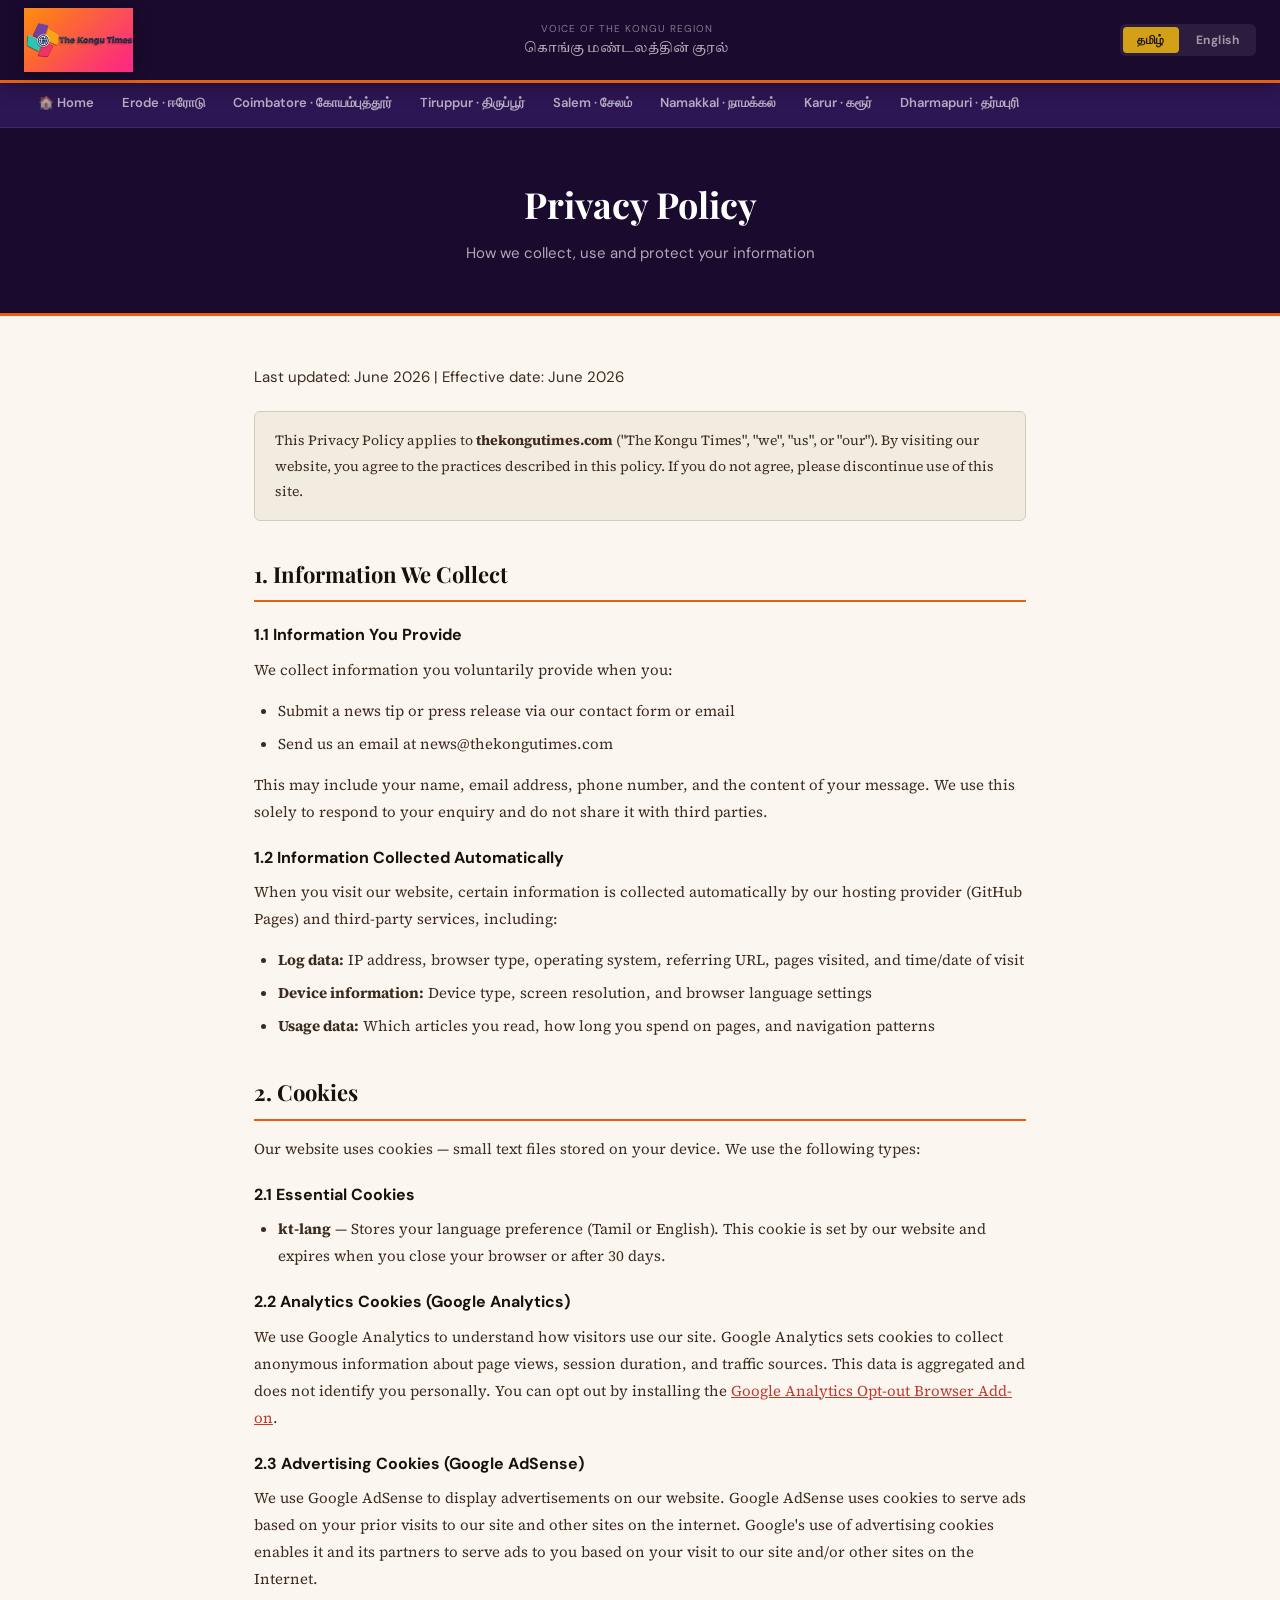
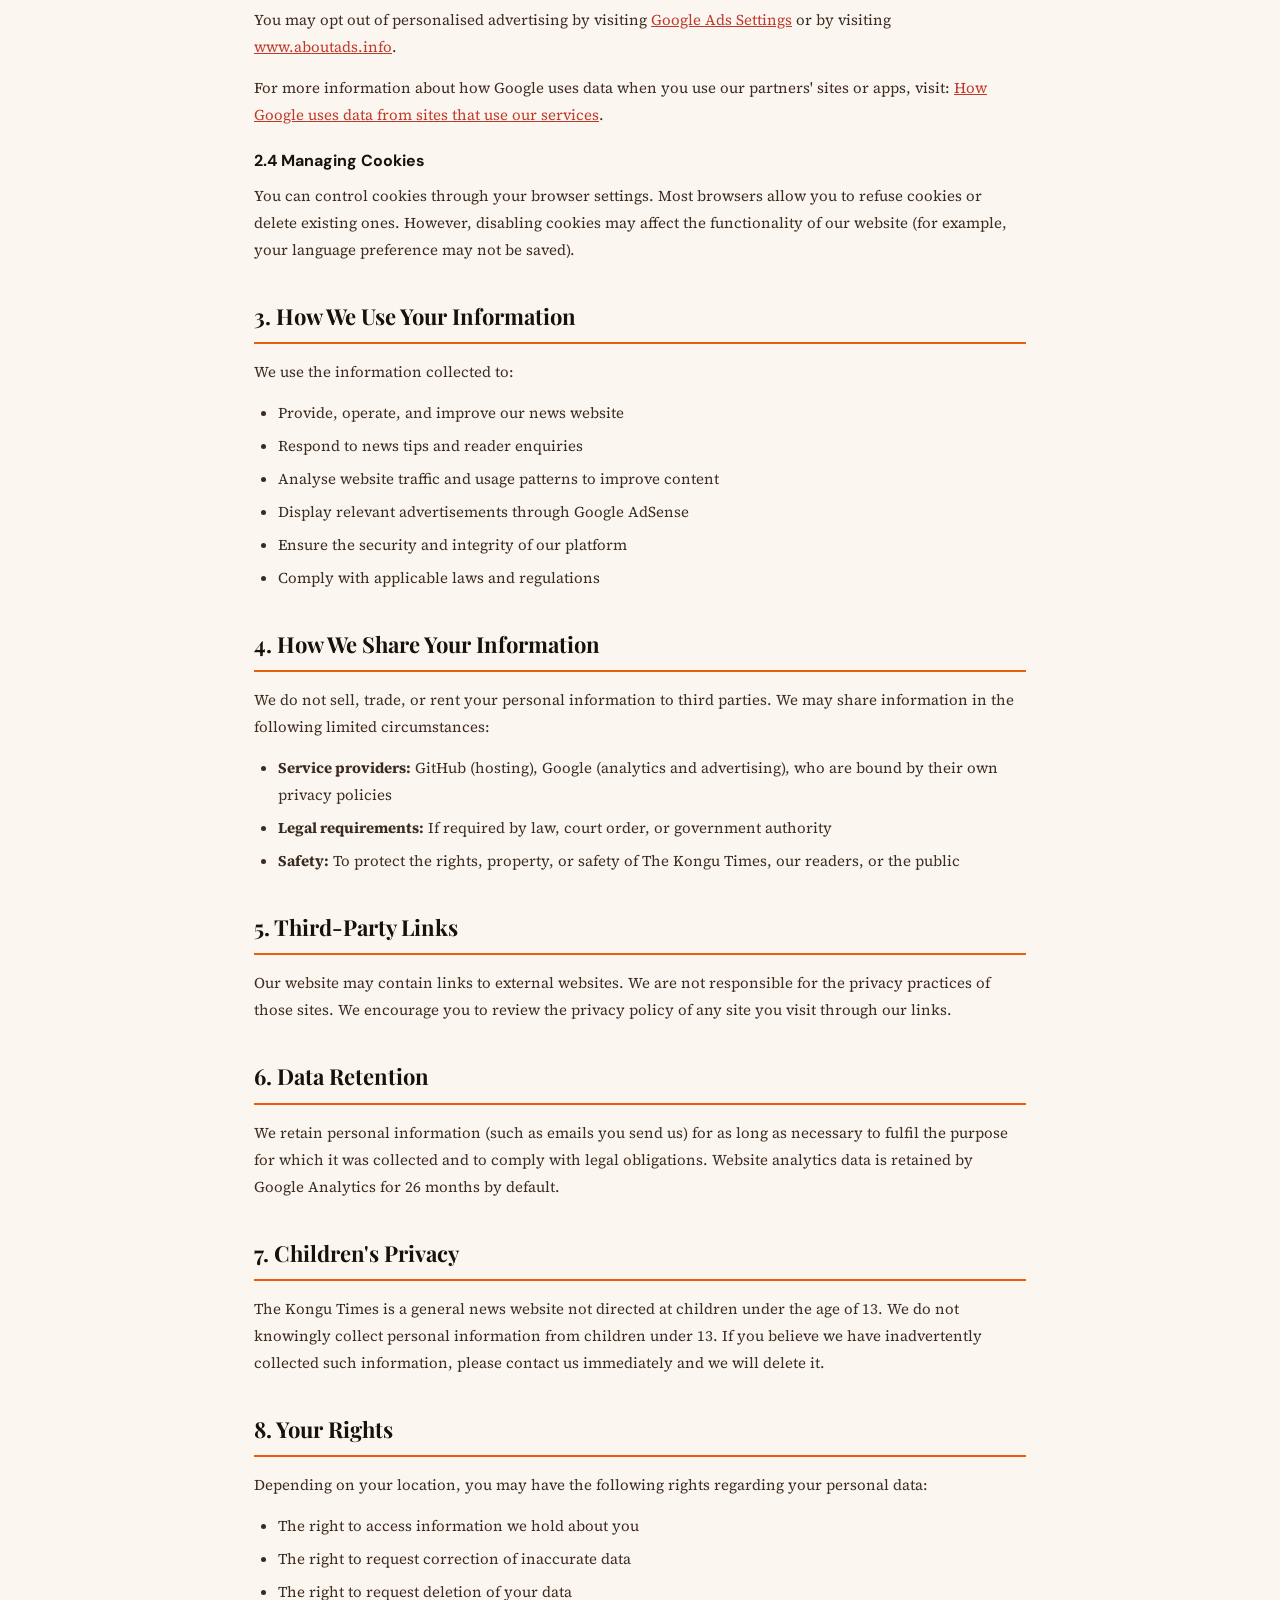
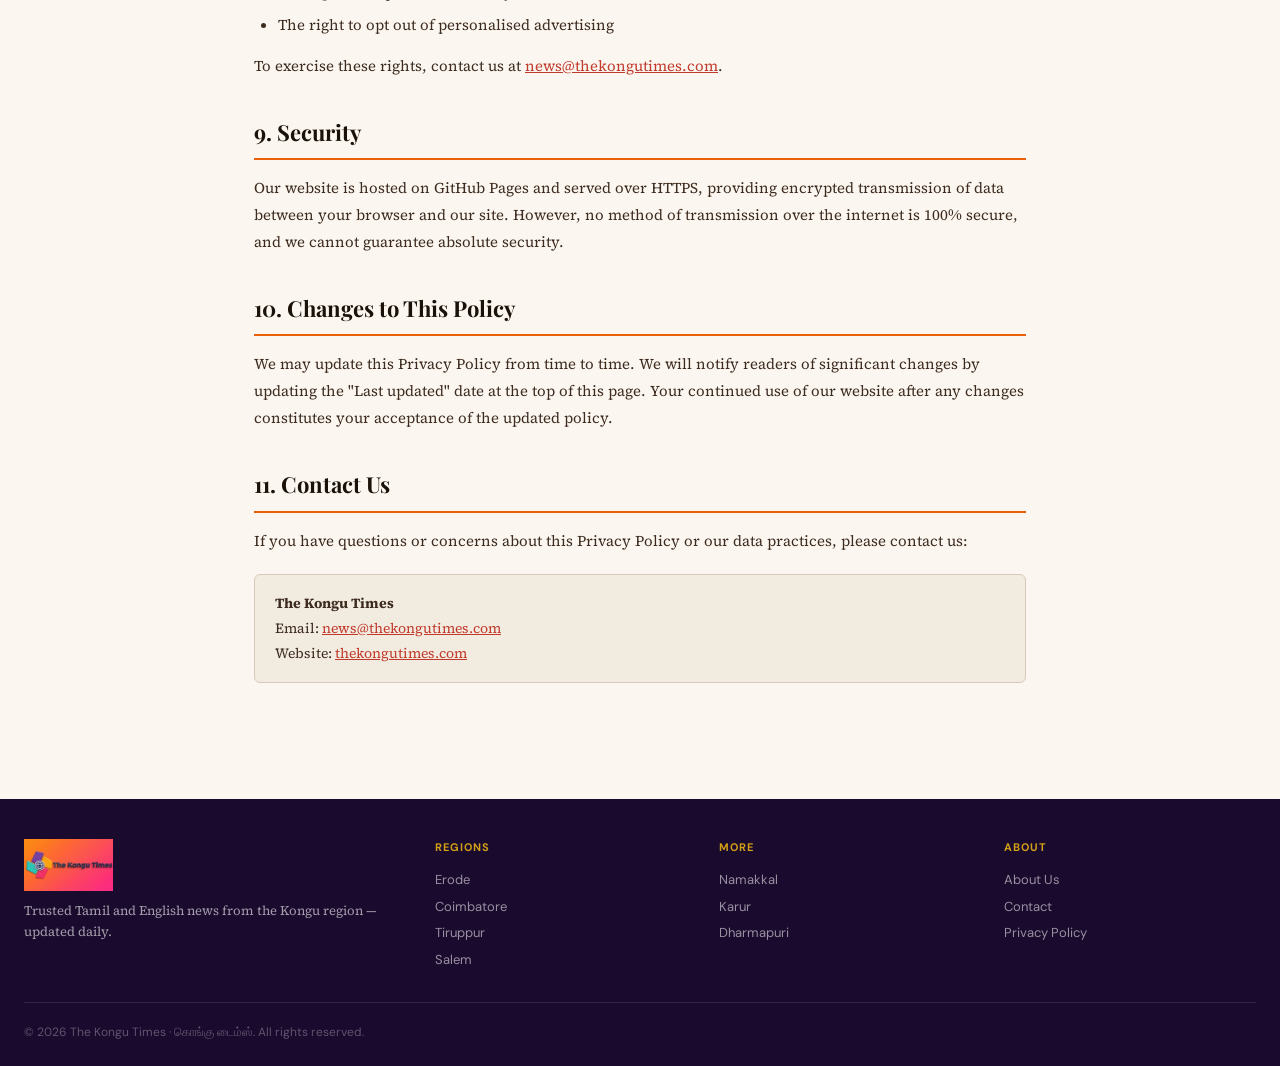
<file: privacy.html>
<!DOCTYPE html>
<html lang="en">
<head>
<meta charset="UTF-8"/>
<meta name="viewport" content="width=device-width,initial-scale=1"/>
<meta name="robots" content="index,follow"/>
<meta name="description" content="Privacy Policy for The Kongu Times — how we collect, use and protect your data. Cookie policy, Google AdSense, and your rights."/>
<title>Privacy Policy | The Kongu Times</title>
<link rel="stylesheet" href="css/style.css"/>
<style>
.page-hero{background:var(--nav-bg);padding:48px 24px;text-align:center;border-bottom:3px solid var(--orange);}
.page-hero h1{font-family:'Playfair Display',serif;font-size:36px;color:var(--white);margin-bottom:8px;}
.page-hero p{font-family:'DM Sans',sans-serif;font-size:15px;color:rgba(255,255,255,.65);}
.page-content{max-width:820px;margin:0 auto;padding:48px 24px;}
.page-content h2{font-family:'Playfair Display',serif;font-size:22px;color:var(--ink);margin:36px 0 14px;border-bottom:2px solid var(--orange);padding-bottom:8px;}
.page-content h3{font-family:'DM Sans',sans-serif;font-size:16px;font-weight:700;color:var(--ink);margin:20px 0 8px;}
.page-content p{font-size:15px;color:var(--ink-mid);line-height:1.8;margin-bottom:14px;}
.page-content ul{margin:0 0 14px 24px;}
.page-content ul li{font-size:15px;color:var(--ink-mid);line-height:1.8;margin-bottom:6px;}
.info-box{background:var(--paper-mid);border:1px solid var(--border);border-radius:6px;padding:16px 20px;margin:20px 0;}
.info-box p{margin:0;font-size:14px;}
.updated{font-family:'DM Sans',sans-serif;font-size:13px;color:var(--ink-light);margin-bottom:32px;}
</style>
</head>
<body>
<header class="site-header">
  <div class="header-inner">
    <a href="index.html" class="logo-link"><img class="logo-img" src="kongu-times-logo.png" alt="The Kongu Times"/></a>
    <div class="header-center">
      <div class="header-tagline">VOICE OF THE KONGU REGION</div>
      <div class="header-tagline-ta">கொங்கு மண்டலத்தின் குரல்</div>
    </div>
    <div class="lang-toggle">
      <button class="lang-btn" data-lang="ta">தமிழ்</button>
      <button class="lang-btn" data-lang="en">English</button>
    </div>
  </div>
</header>
<nav class="region-nav"><div class="region-nav-inner">
  <a href="index.html">🏠 Home</a>
  <a href="regions/erode.html">Erode · ஈரோடு</a>
  <a href="regions/coimbatore.html">Coimbatore · கோயம்புத்தூர்</a>
  <a href="regions/tiruppur.html">Tiruppur · திருப்பூர்</a>
  <a href="regions/salem.html">Salem · சேலம்</a>
  <a href="regions/namakkal.html">Namakkal · நாமக்கல்</a>
  <a href="regions/karur.html">Karur · கரூர்</a>
  <a href="regions/dharmapuri.html">Dharmapuri · தர்மபுரி</a>
</div></nav>

<div class="page-hero">
  <h1>Privacy Policy</h1>
  <p>How we collect, use and protect your information</p>
</div>

<div class="page-content">
  <p class="updated">Last updated: June 2026 | Effective date: June 2026</p>

  <div class="info-box">
    <p>This Privacy Policy applies to <strong>thekongutimes.com</strong> ("The Kongu Times", "we", "us", or "our"). By visiting our website, you agree to the practices described in this policy. If you do not agree, please discontinue use of this site.</p>
  </div>

  <h2>1. Information We Collect</h2>

  <h3>1.1 Information You Provide</h3>
  <p>We collect information you voluntarily provide when you:</p>
  <ul>
    <li>Submit a news tip or press release via our contact form or email</li>
    <li>Send us an email at news@thekongutimes.com</li>
  </ul>
  <p>This may include your name, email address, phone number, and the content of your message. We use this solely to respond to your enquiry and do not share it with third parties.</p>

  <h3>1.2 Information Collected Automatically</h3>
  <p>When you visit our website, certain information is collected automatically by our hosting provider (GitHub Pages) and third-party services, including:</p>
  <ul>
    <li><strong>Log data:</strong> IP address, browser type, operating system, referring URL, pages visited, and time/date of visit</li>
    <li><strong>Device information:</strong> Device type, screen resolution, and browser language settings</li>
    <li><strong>Usage data:</strong> Which articles you read, how long you spend on pages, and navigation patterns</li>
  </ul>

  <h2>2. Cookies</h2>
  <p>Our website uses cookies — small text files stored on your device. We use the following types:</p>

  <h3>2.1 Essential Cookies</h3>
  <ul>
    <li><strong>kt-lang</strong> — Stores your language preference (Tamil or English). This cookie is set by our website and expires when you close your browser or after 30 days.</li>
  </ul>

  <h3>2.2 Analytics Cookies (Google Analytics)</h3>
  <p>We use Google Analytics to understand how visitors use our site. Google Analytics sets cookies to collect anonymous information about page views, session duration, and traffic sources. This data is aggregated and does not identify you personally. You can opt out by installing the <a href="https://tools.google.com/dlpage/gaoptout" target="_blank" rel="noopener" style="color:var(--red)">Google Analytics Opt-out Browser Add-on</a>.</p>

  <h3>2.3 Advertising Cookies (Google AdSense)</h3>
  <p>We use Google AdSense to display advertisements on our website. Google AdSense uses cookies to serve ads based on your prior visits to our site and other sites on the internet. Google's use of advertising cookies enables it and its partners to serve ads to you based on your visit to our site and/or other sites on the Internet.</p>
  <p>You may opt out of personalised advertising by visiting <a href="https://www.google.com/settings/ads" target="_blank" rel="noopener" style="color:var(--red)">Google Ads Settings</a> or by visiting <a href="https://www.aboutads.info" target="_blank" rel="noopener" style="color:var(--red)">www.aboutads.info</a>.</p>
  <p>For more information about how Google uses data when you use our partners' sites or apps, visit: <a href="https://policies.google.com/technologies/partner-sites" target="_blank" rel="noopener" style="color:var(--red)">How Google uses data from sites that use our services</a>.</p>

  <h3>2.4 Managing Cookies</h3>
  <p>You can control cookies through your browser settings. Most browsers allow you to refuse cookies or delete existing ones. However, disabling cookies may affect the functionality of our website (for example, your language preference may not be saved).</p>

  <h2>3. How We Use Your Information</h2>
  <p>We use the information collected to:</p>
  <ul>
    <li>Provide, operate, and improve our news website</li>
    <li>Respond to news tips and reader enquiries</li>
    <li>Analyse website traffic and usage patterns to improve content</li>
    <li>Display relevant advertisements through Google AdSense</li>
    <li>Ensure the security and integrity of our platform</li>
    <li>Comply with applicable laws and regulations</li>
  </ul>

  <h2>4. How We Share Your Information</h2>
  <p>We do not sell, trade, or rent your personal information to third parties. We may share information in the following limited circumstances:</p>
  <ul>
    <li><strong>Service providers:</strong> GitHub (hosting), Google (analytics and advertising), who are bound by their own privacy policies</li>
    <li><strong>Legal requirements:</strong> If required by law, court order, or government authority</li>
    <li><strong>Safety:</strong> To protect the rights, property, or safety of The Kongu Times, our readers, or the public</li>
  </ul>

  <h2>5. Third-Party Links</h2>
  <p>Our website may contain links to external websites. We are not responsible for the privacy practices of those sites. We encourage you to review the privacy policy of any site you visit through our links.</p>

  <h2>6. Data Retention</h2>
  <p>We retain personal information (such as emails you send us) for as long as necessary to fulfil the purpose for which it was collected and to comply with legal obligations. Website analytics data is retained by Google Analytics for 26 months by default.</p>

  <h2>7. Children's Privacy</h2>
  <p>The Kongu Times is a general news website not directed at children under the age of 13. We do not knowingly collect personal information from children under 13. If you believe we have inadvertently collected such information, please contact us immediately and we will delete it.</p>

  <h2>8. Your Rights</h2>
  <p>Depending on your location, you may have the following rights regarding your personal data:</p>
  <ul>
    <li>The right to access information we hold about you</li>
    <li>The right to request correction of inaccurate data</li>
    <li>The right to request deletion of your data</li>
    <li>The right to opt out of personalised advertising</li>
  </ul>
  <p>To exercise these rights, contact us at <a href="mailto:news@thekongutimes.com" style="color:var(--red)">news@thekongutimes.com</a>.</p>

  <h2>9. Security</h2>
  <p>Our website is hosted on GitHub Pages and served over HTTPS, providing encrypted transmission of data between your browser and our site. However, no method of transmission over the internet is 100% secure, and we cannot guarantee absolute security.</p>

  <h2>10. Changes to This Policy</h2>
  <p>We may update this Privacy Policy from time to time. We will notify readers of significant changes by updating the "Last updated" date at the top of this page. Your continued use of our website after any changes constitutes your acceptance of the updated policy.</p>

  <h2>11. Contact Us</h2>
  <p>If you have questions or concerns about this Privacy Policy or our data practices, please contact us:</p>
  <div class="info-box">
    <p><strong>The Kongu Times</strong><br/>
    Email: <a href="mailto:news@thekongutimes.com" style="color:var(--red)">news@thekongutimes.com</a><br/>
    Website: <a href="https://thekongutimes.com" style="color:var(--red)">thekongutimes.com</a></p>
  </div>

</div>

<footer class="site-footer"><div class="footer-inner">
  <div class="footer-grid">
    <div><img class="footer-logo-img" src="kongu-times-logo.png" alt="The Kongu Times"/>
    <p class="footer-desc">Trusted Tamil and English news from the Kongu region — updated daily.</p></div>
    <div class="footer-col"><div class="footer-col-title">Regions</div>
      <a href="regions/erode.html">Erode</a><a href="regions/coimbatore.html">Coimbatore</a>
      <a href="regions/tiruppur.html">Tiruppur</a><a href="regions/salem.html">Salem</a>
    </div>
    <div class="footer-col"><div class="footer-col-title">More</div>
      <a href="regions/namakkal.html">Namakkal</a><a href="regions/karur.html">Karur</a>
      <a href="regions/dharmapuri.html">Dharmapuri</a>
    </div>
    <div class="footer-col"><div class="footer-col-title">About</div>
      <a href="about.html">About Us</a>
      <a href="contact.html">Contact</a>
      <a href="privacy.html">Privacy Policy</a>
    </div>
  </div>
  <div class="footer-bottom">
    <span>© 2026 The Kongu Times · கொங்கு டைம்ஸ். All rights reserved.</span>
  </div>
</div></footer>
<script src="js/main.js"></script>
</body>
</html>
</file>
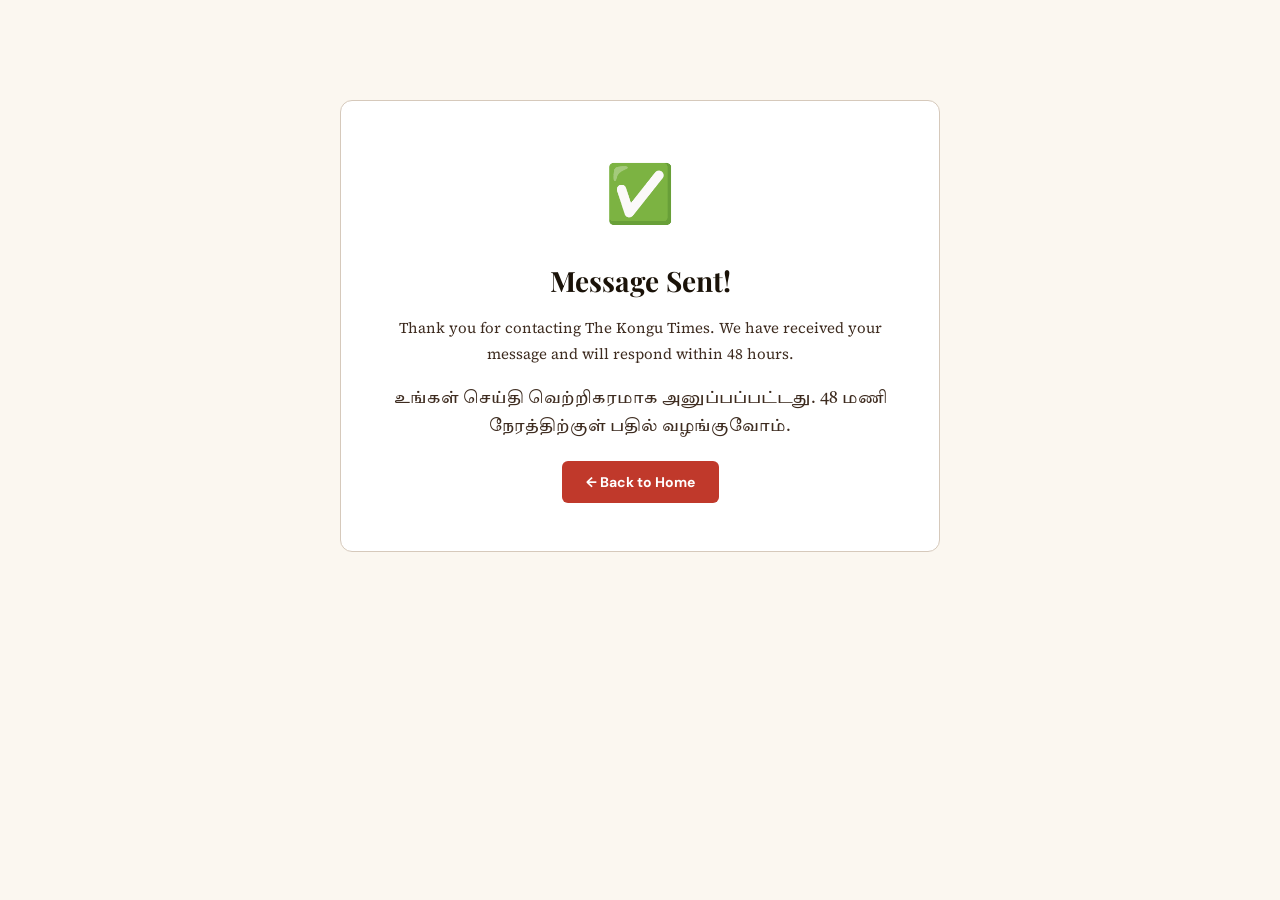
<file: thankyou.html>
<!DOCTYPE html>
<html lang="en">
<head>
<meta charset="UTF-8"/>
<meta name="viewport" content="width=device-width,initial-scale=1"/>
<meta name="robots" content="noindex"/>
<title>Thank You | The Kongu Times</title>
<link rel="stylesheet" href="css/style.css"/>
<style>
.thankyou-wrap{max-width:600px;margin:80px auto;padding:48px 32px;text-align:center;background:var(--white);border:1px solid var(--border);border-radius:12px;}
.thankyou-icon{font-size:56px;margin-bottom:20px;}
.thankyou-wrap h1{font-family:'Playfair Display',serif;font-size:28px;color:var(--ink);margin-bottom:12px;}
.thankyou-wrap p{font-size:15px;color:var(--ink-mid);line-height:1.7;margin-bottom:20px;}
.back-btn{display:inline-block;background:var(--red);color:#fff;font-family:'DM Sans',sans-serif;font-weight:700;font-size:14px;padding:10px 24px;border-radius:6px;text-decoration:none;}
</style>
</head>
<body style="background:var(--paper);padding:20px;">
<div class="thankyou-wrap">
  <div class="thankyou-icon">✅</div>
  <h1>Message Sent!</h1>
  <p>Thank you for contacting The Kongu Times. We have received your message and will respond within 48 hours.</p>
  <p style="font-family:'Tiro Tamil',serif;font-size:16px;">உங்கள் செய்தி வெற்றிகரமாக அனுப்பப்பட்டது. 48 மணி நேரத்திற்குள் பதில் வழங்குவோம்.</p>
  <a href="index.html" class="back-btn">← Back to Home</a>
</div>
</body>
</html>
</file>
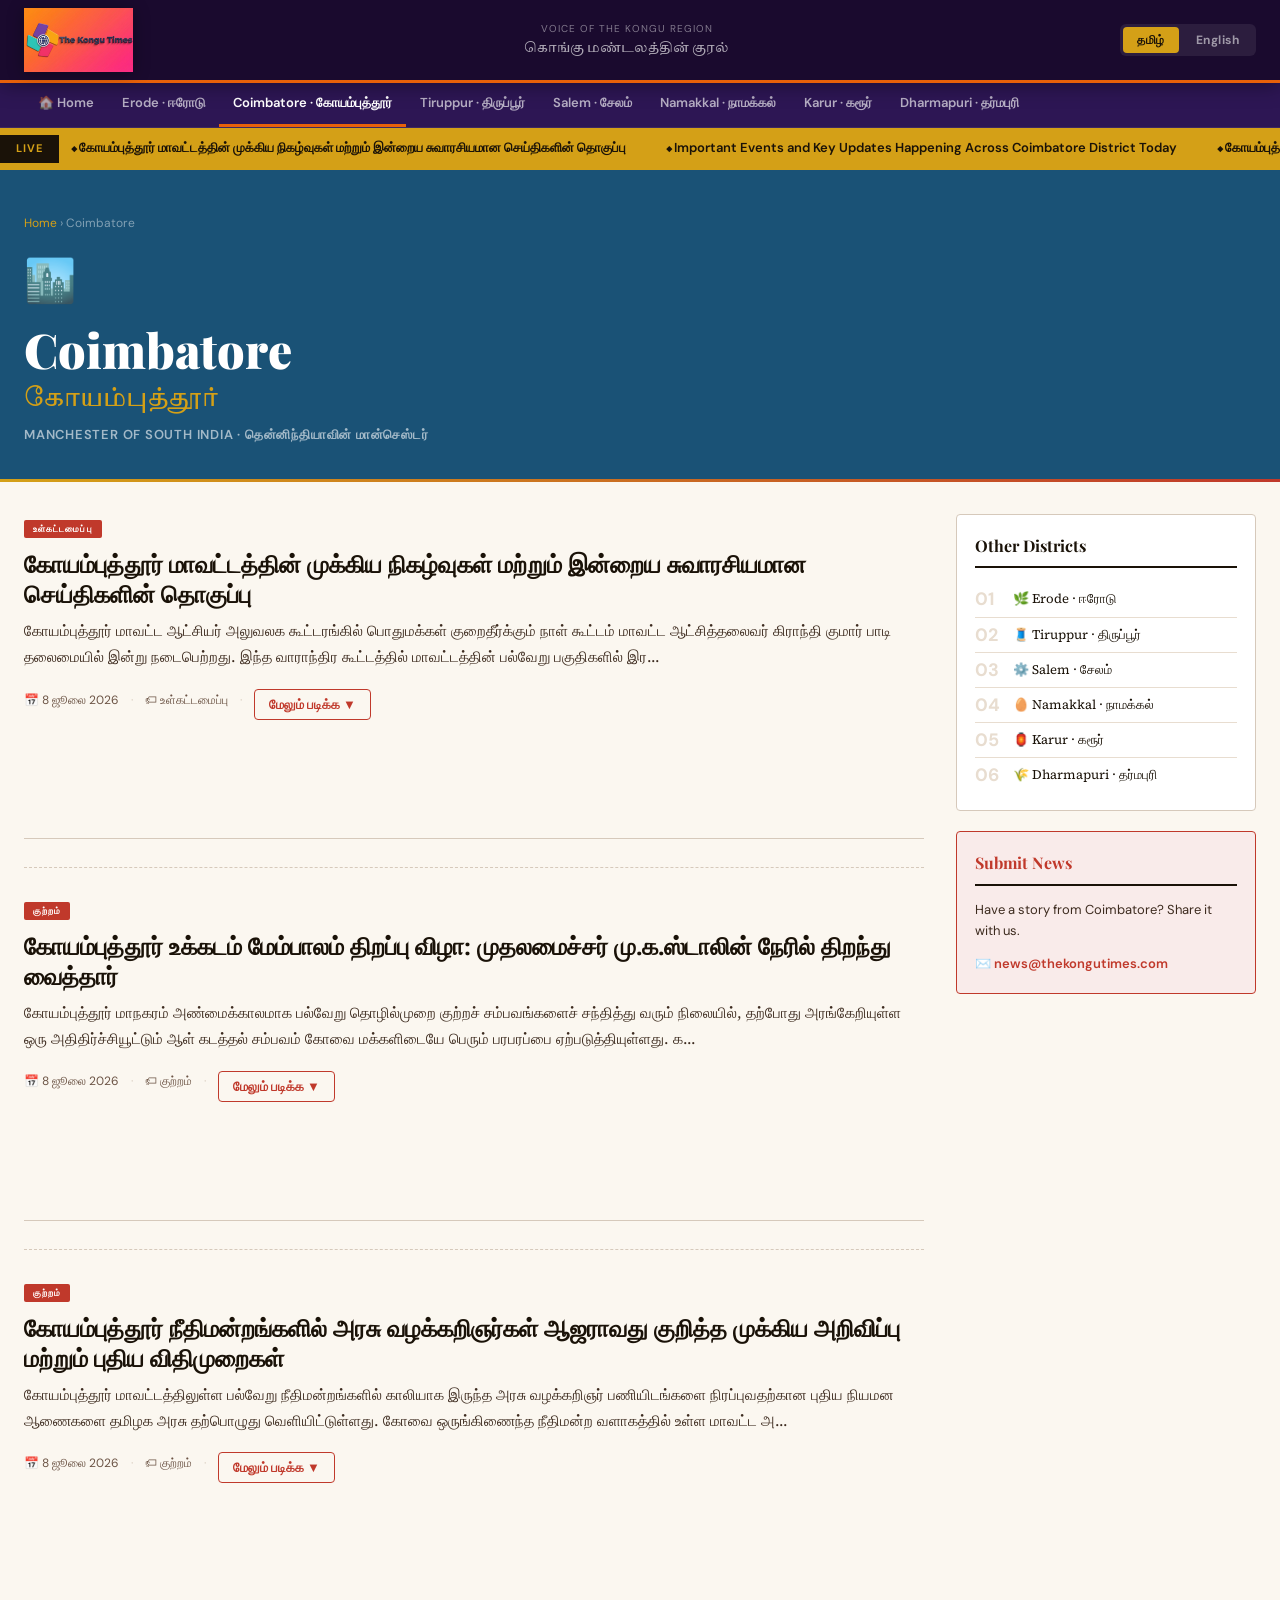
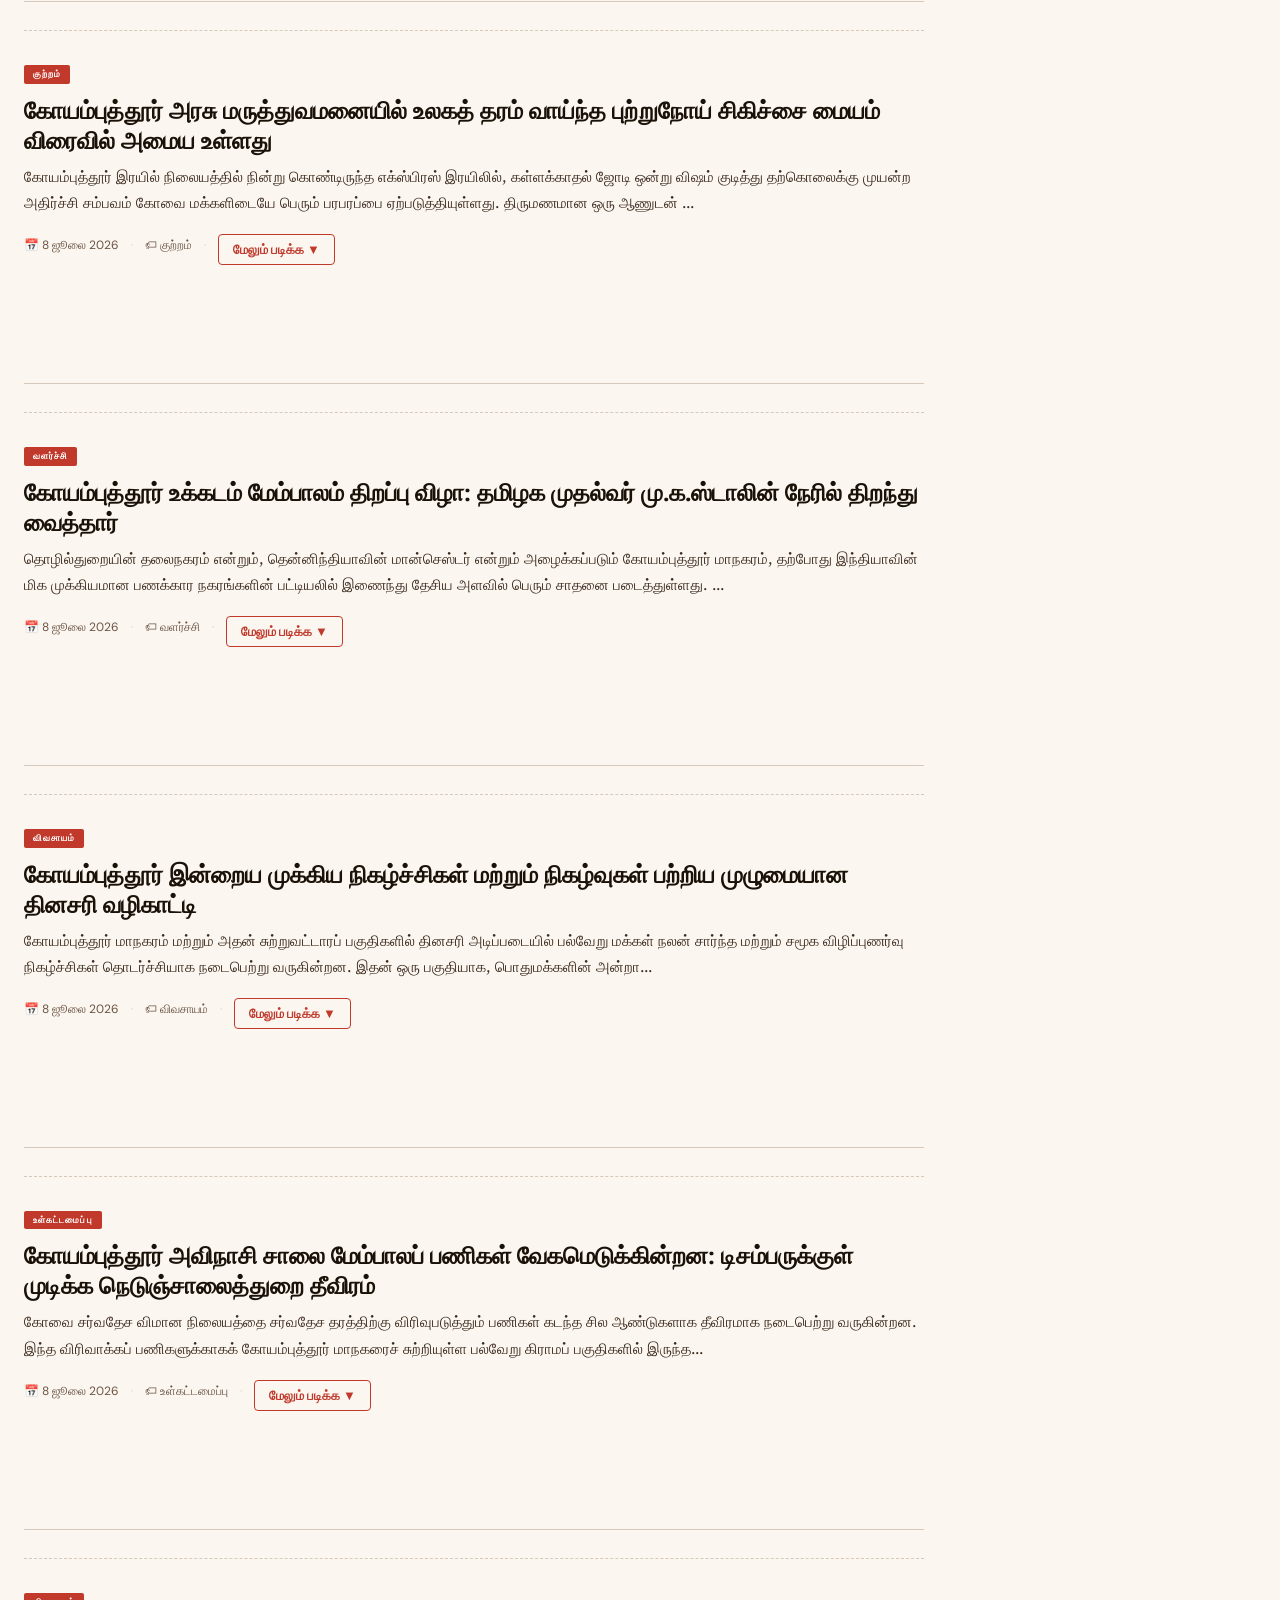
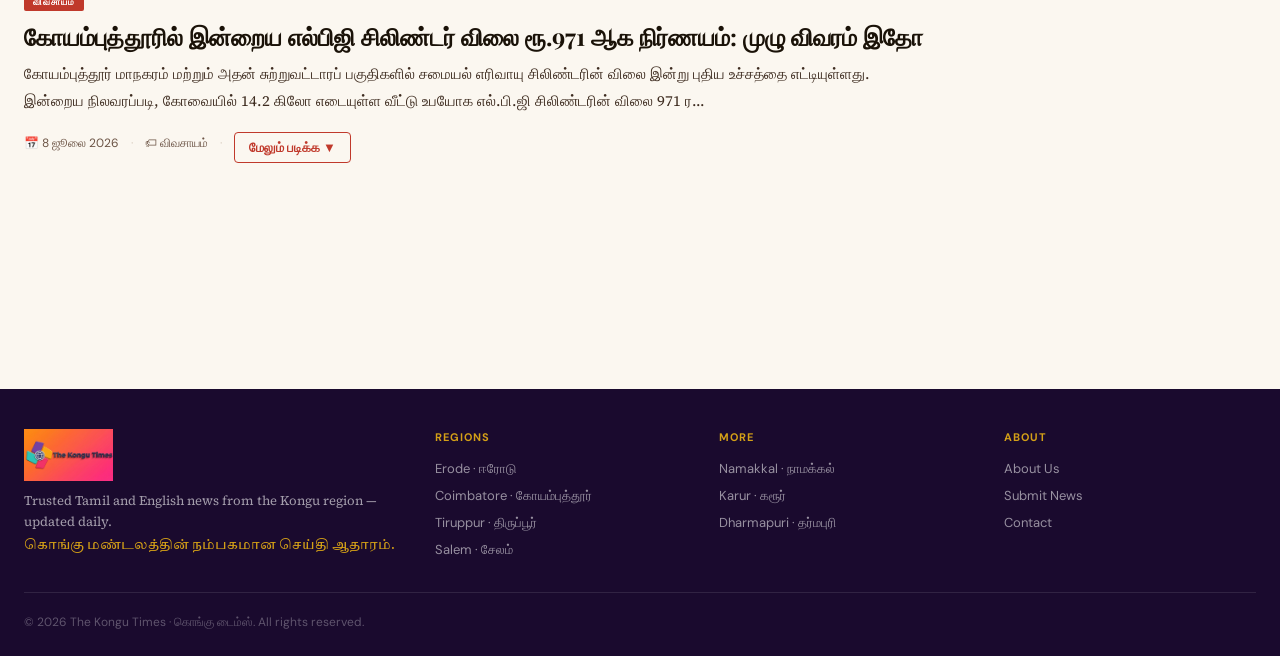
<file: regions/coimbatore.html>
<!DOCTYPE html>
<html lang="ta">
<head>
<meta charset="UTF-8"/>
<meta name="robots" content="index,follow"/>
<meta name="viewport" content="width=device-width,initial-scale=1"/>
<meta name="description" id="meta-desc" content="Electricity supply to be disrupted in Coimbatore district due to power line maintenance work"/>
<title>Important Events and Key Updates Happening Across Coimbatore District Today | The Kongu Times</title>
<link rel="stylesheet" href="../css/style.css"/>
<link rel="icon" href="data:image/svg+xml,%3Csvg xmlns='http://www.w3.org/2000/svg' viewBox='0 0 100 100'%3E%3Ctext y='.9em' font-size='90'%3E%F0%9F%93%B0%3C/text%3E%3C/svg%3E"/>
<meta property="og:type" content="website"/>
<meta property="og:site_name" content="The Kongu Times"/>
<!--SCHEMA-NEWS-->
<style>
.ad-slot{min-height:90px;background:transparent;text-align:center;padding:8px 0;overflow:hidden;}
.article-featured-img{width:100%;max-height:380px;object-fit:cover;border-radius:6px;margin-bottom:18px;display:block;}
.article-divider{border:none;border-top:1px dashed var(--border);margin:28px 0;}
.article-preview{font-size:15px;color:var(--ink-mid);line-height:1.75;margin-bottom:10px;}
.article-full p{font-size:15px;color:var(--ink-mid);line-height:1.75;margin-bottom:14px;}
.article-lang-en{display:none;}
.article-lang-en .article-title{font-family:"Playfair Display",serif;font-size:22px;font-weight:700;color:var(--ink);margin-bottom:12px;}
.article-body--en p{font-size:15px;color:var(--ink-mid);line-height:1.75;margin-bottom:14px;}
.read-more-btn{font-family:"DM Sans",sans-serif;font-size:13px;font-weight:700;color:var(--red);background:none;border:1px solid var(--red);border-radius:4px;cursor:pointer;padding:6px 14px;margin-top:8px;}
.read-more-btn:hover{background:var(--red);color:#fff;}
.date-en{display:none;}
</style>
</head>
<body>

<header class="site-header">
  <div class="header-inner">
    <a href="../index.html" class="logo-link"><img class="logo-img" src="../kongu-times-logo.png" alt="The Kongu Times"/></a>
    <div class="header-center">
      <div class="header-tagline" id="header-date">VOICE OF THE KONGU REGION</div>
      <div class="header-tagline-ta">கொங்கு மண்டலத்தின் குரல்</div>
    </div>
    <div class="lang-toggle">
      <button class="lang-btn" data-lang="ta">தமிழ்</button>
      <button class="lang-btn" data-lang="en">English</button>
    </div>
  </div>
</header>

<nav class="region-nav"><div class="region-nav-inner">
  <a href="../index.html">🏠 Home</a>
  <a href="erode.html">Erode · ஈரோடு</a>
  <a href="coimbatore.html" class="active">Coimbatore · கோயம்புத்தூர்</a>
  <a href="tiruppur.html">Tiruppur · திருப்பூர்</a>
  <a href="salem.html">Salem · சேலம்</a>
  <a href="namakkal.html">Namakkal · நாமக்கல்</a>
  <a href="karur.html">Karur · கரூர்</a>
  <a href="dharmapuri.html">Dharmapuri · தர்மபுரி</a>
</div></nav>

<div class="news-ticker"><div class="ticker-inner"><span class="ticker-label">LIVE</span><div class="ticker-scroll"><div class="ticker-track">
<!--TICKER-START--><span class="ticker-item">கோயம்புத்தூர் மாவட்டத்தின் முக்கிய நிகழ்வுகள் மற்றும் இன்றைய சுவாரசியமான செய்திகளின் தொகுப்பு</span><span class="ticker-item">Important Events and Key Updates Happening Across Coimbatore District Today</span><span class="ticker-item">கோயம்புத்தூர் உக்கடம் மேம்பாலம் திறப்பு விழா: முதலமைச்சர் மு.க.ஸ்டாலின் நேரில் திறந்து வைத்தார்</span><span class="ticker-item">Coimbatore Ukkadam Flyover Opened by Chief Minister MK Stalin to Ease Traffic Congestion</span><span class="ticker-item">கோயம்புத்தூர் நீதிமன்றங்களில் அரசு வழக்கறிஞர்கள் ஆஜராவது குறித்த முக்கிய அறிவிப்பு மற்றும் புதிய விதிமுறைகள்</span><span class="ticker-item">Important update on government advocates appearing in Coimbatore courts and new regulations</span><span class="ticker-item">கோயம்புத்தூர் அரசு மருத்துவமனையில் உலகத் தரம் வாய்ந்த புற்றுநோய் சிகிச்சை மையம் விரைவில் அமைய உள்ளது</span><span class="ticker-item">Coimbatore Government Hospital to Get World Class Cancer Treatment Centre Very Soon</span><span class="ticker-item">கோயம்புத்தூர் மாவட்டத்தின் முக்கிய நிகழ்வுகள் மற்றும் இன்றைய சுவாரசியமான செய்திகளின் தொகுப்பு</span><span class="ticker-item">Important Events and Key Updates Happening Across Coimbatore District Today</span><span class="ticker-item">கோயம்புத்தூர் உக்கடம் மேம்பாலம் திறப்பு விழா: முதலமைச்சர் மு.க.ஸ்டாலின் நேரில் திறந்து வைத்தார்</span><span class="ticker-item">Coimbatore Ukkadam Flyover Opened by Chief Minister MK Stalin to Ease Traffic Congestion</span><span class="ticker-item">கோயம்புத்தூர் நீதிமன்றங்களில் அரசு வழக்கறிஞர்கள் ஆஜராவது குறித்த முக்கிய அறிவிப்பு மற்றும் புதிய விதிமுறைகள்</span><span class="ticker-item">Important update on government advocates appearing in Coimbatore courts and new regulations</span><span class="ticker-item">கோயம்புத்தூர் அரசு மருத்துவமனையில் உலகத் தரம் வாய்ந்த புற்றுநோய் சிகிச்சை மையம் விரைவில் அமைய உள்ளது</span><span class="ticker-item">Coimbatore Government Hospital to Get World Class Cancer Treatment Centre Very Soon</span><!--TICKER-END-->
</div></div></div></div>

<div class="region-hero" style="background:#1A5276">
  <div class="region-hero-inner">
    <div class="region-breadcrumb"><a href="../index.html">Home</a> › Coimbatore</div>
    <span class="region-icon">🏙️</span>
    <h1 class="region-title">Coimbatore</h1>
    <div class="region-title-tamil">கோயம்புத்தூர்</div>
    <div class="region-tagline">Manchester of South India · தென்னிந்தியாவின் மான்செஸ்டர்</div>
  </div>
</div>

<div class="region-content">
<div class="region-main">
<main>
<!--AUTO-NEWS-START-->

<article class="news-article" id="art1" itemscope itemtype="https://schema.org/NewsArticle">
  <meta itemprop="datePublished" content="2026-07-08T19:25:36.127Z"/>
  <meta itemprop="author" content="The Kongu Times"/>
  
  <div class="article-lang-ta">
    <span class="article-label">உள்கட்டமைப்பு</span>
    <h2 class="article-title" itemprop="headline">கோயம்புத்தூர் மாவட்டத்தின் முக்கிய நிகழ்வுகள் மற்றும் இன்றைய சுவாரசியமான செய்திகளின் தொகுப்பு</h2>
    <div class="article-preview article-preview-ta">கோயம்புத்தூர் மாவட்ட ஆட்சியர் அலுவலக கூட்டரங்கில் பொதுமக்கள் குறைதீர்க்கும் நாள் கூட்டம் மாவட்ட ஆட்சித்தலைவர் கிராந்தி குமார் பாடி தலைமையில் இன்று நடைபெற்றது. இந்த வாராந்திர கூட்டத்தில் மாவட்டத்தின் பல்வேறு பகுதிகளில் இர...</div>
    <div class="article-full article-full-ta" style="display:none"><p>கோயம்புத்தூர் மாவட்ட ஆட்சியர் அலுவலக கூட்டரங்கில் பொதுமக்கள் குறைதீர்க்கும் நாள் கூட்டம் மாவட்ட ஆட்சித்தலைவர் கிராந்தி குமார் பாடி தலைமையில் இன்று நடைபெற்றது. இந்த வாராந்திர கூட்டத்தில் மாவட்டத்தின் பல்வேறு பகுதிகளில் இருந்து வந்திருந்த பொதுமக்கள் தங்களது அடிப்படைத் தேவைகள் மற்றும் குறைகள் குறித்த மனுக்களை அதிகாரிகளிடம் நேரடியாக வழங்கினர். முதியோர் உதவித்தொகை, இலவச வீட்டுமனைப் பட்டா, குடிநீர் வசதி, சாலை மேம்பாடு மற்றும் மாற்றுத்திறனாளிகளுக்கான நலத்திட்ட உதவிகள் கோரி ஏராளமான மனுக்கள் இந்த கூட்டத்தில் சமர்ப்பிக்கப்பட்டன. மக்களின் அன்றாடப் பிரச்சினைகளுக்கு விரைந்து தீர்வு காணும் நோக்கில் இந்த மக்கள் குறைதீர்க்கும் முகாம் வாரந்தோறும் திங்கட்கிழமைகளில் நடத்தப்பட்டு வருகிறது.</p><p>மாவட்டத்தின் புறநகர் மற்றும் கிராமப்புறப் பகுதிகளில் நிலவும் குடிநீர் பற்றாக்குறை மற்றும் மோசமான சாலை வசதிகள் குறித்து பொதுமக்கள் தங்கள் ஆதங்கங்களை மனுக்களாக சமர்ப்பித்தனர். குறிப்பாக, கோவையின் சில பகுதிகளில் போதிய சாக்கடை கால்வாய் வசதி இல்லாததால் சுகாதார சீர்கேடு ஏற்படுவதாகவும், இதனால் தொற்றுநோய்கள் பரவும் அபாயம் உள்ளதாகவும் சமூக ஆர்வலர்கள் சுட்டிக்காட்டினர். மேலும், தகுதியிருந்தும் தங்களுக்கு முதியோர் மற்றும் விதவை உதவித்தொகை கிடைக்கவில்லை என்று பல முதியவர்கள் கண்ணீர் மல்க அதிகாரிகளிடம் முறையிட்டனர். தங்களின் வாழ்வாதாரப் பிரச்சினைகளுக்கு மாவட்ட நிர்வாகம் உடனடியாக தலையிட்டு நிரந்தர தீர்வு காண வேண்டும் என்பதே பொதுமக்களின் முக்கிய கோரிக்கையாக இருந்தது.</p><p>மனுக்களைப் பெற்றுக்கொண்ட மாவட்ட ஆட்சித்தலைவர் கிராந்தி குமார் பாடி, அந்தந்த துறை சார்ந்த அதிகாரிகளை அழைத்து மனுக்களின் மீது உடனடியாக விசாரணை நடத்தி தகுந்த நடவடிக்கை எடுக்குமாறு உத்தரவிட்டார். குறிப்பாக, மாற்றுத்திறனாளிகள் மற்றும் முதியோர்களின் மனுக்கள் மீது முன்னுரிமை அடிப்படையில் நடவடிக்கை எடுக்கப்பட வேண்டும் என்று அவர் அறிவுறுத்தினார். மேலும், அரசின் நலத்திட்டங்கள் தகுதியான பயனாளிகள் அனைவருக்கும் எவ்வித தாமதமுமின்றி போய்ச் சேருவதை துறை அதிகாரிகள் உறுதி செய்ய வேண்டும் என்றும் அவர் கேட்டுக்கொண்டார். மனுதாரர்களின் கோரிக்கைகள் மீது எடுக்கப்பட்ட நடவடிக்கைகள் குறித்து தனக்கு வாராந்திர அறிக்கை சமர்ப்பிக்க வேண்டும் என்றும் அதிகாரிகளுக்கு அவர் கடுமையான உத்தரவுகளைப் பிறப்பித்தார்.</p><p>இந்த குறைதீர்க்கும் கூட்டத்தில் பெறப்பட்ட மனுக்கள் மீது எடுக்கப்படும் நடவடிக்கைகள் குறித்து தங்களுக்கு குறுஞ்செய்தி மூலம் தகவல் தெரிவிக்கப்படும் என்று அதிகாரிகள் தரப்பில் கூறப்பட்டது. இதனால் மனுக்கள் மீது எடுக்கப்படும் நடவடிக்கைகளின் வெளிப்படைத்தன்மை அதிகரிக்கும் என்றும், பொதுமக்கள் தங்களின் மனுக்களின் நிலையை எளிதில் அறிந்துகொள்ள முடியும் என்றும் மாவட்ட நிர்வாகம் தரப்பில் தெரிவிக்கப்பட்டுள்ளது. அரசின் இந்த துரித நடவடிக்கையால் தங்களின் நீண்ட நாள் கோரிக்கைகளுக்கு விரைவில் தீர்வு கிடைக்கும் என்ற நம்பிக்கையுடன் பொதுமக்கள் கூட்ட அரங்கிலிருந்து கலைந்து சென்றனர். இக்கூட்டத்தில் பெறப்பட்ட மனுக்களின் விவரங்கள் அனைத்தும் கணினியில் உடனடியாகப் பதிவு செய்யப்பட்டு, சம்பந்தப்பட்ட துறைகளுக்கு ஆன்லைன் மூலம் அனுப்பப்பட்டன.</p><p>இன்றைய கூட்டத்தில் மாவட்ட வருவாய் அலுவலர், சமூக பாதுகாப்புத் திட்ட தனித் துணை ஆட்சியர் மற்றும் பல்வேறு அரசுத் துறைகளின் முதன்மை அதிகாரிகள், கோவை மாவட்டத்தின் முக்கிய அரசு அதிகாரிகள் பலர் கலந்துகொண்டனர். இந்த மக்கள் குறைதீர்க்கும் முகாம் மூலம் கோயம்புத்தூர் மாவட்டத்தின் கடைக்கோடி கிராமத்தைச் சேர்ந்த ஏழை எளிய மக்களும் தங்களின் குறைகளை மாவட்டத்தின் மிக உயரிய அதிகாரியிடம் நேரடியாகக் கூறி தீர்வு காணும் வாய்ப்பு கிடைத்துள்ளது. மாவட்ட நிர்வாகத்தின் இந்த தொடர் முயற்சியானது கோவை மாவட்ட மக்களின் வாழ்க்கைத்தரத்தை மேம்படுத்துவதிலும், அரசு நிர்வாகத்தை மக்கள் வசம் கொண்டு சேர்ப்பதிலும் முக்கியப் பங்காற்றி வருகிறது என்பது குறிப்பிடத்தக்கது.</p></div>
  </div>
  <div class="article-lang-en" style="display:none">
    <span class="article-label">Infrastructure</span>
    <h2 class="article-title">Important Events and Key Updates Happening Across Coimbatore District Today</h2>
    <div class="article-preview article-preview-en">The Coimbatore district administration, in collaboration with various state government departments, recently organized a comprehensive public welfare and grievance redressal program aimed at addressing the long-standing ...</div>
    <div class="article-full article-full-en" style="display:none"><p>The Coimbatore district administration, in collaboration with various state government departments, recently organized a comprehensive public welfare and grievance redressal program aimed at addressing the long-standing civic and infrastructural needs of the local residents. Held at a major community hall in the district, the event saw a massive turnout of citizens from both rural and urban pockets of Coimbatore who sought immediate solutions to their daily struggles. Senior district officials, including the District Collector and department heads from the municipal corporation, revenue, and social welfare boards, presided over the session to directly interact with the public. This initiative was part of the state government's ongoing efforts to bring administration closer to the grassroots level and ensure that welfare schemes reach the intended beneficiaries without bureaucratic delays.</p><p>A wide array of grievances was presented during the day-long program, ranging from the distribution of free house site pattas and old-age pensions to immediate requirements for basic neighborhood infrastructure. Residents from several outlying villages in Coimbatore highlighted the acute shortage of potable drinking water, poorly maintained link roads, and the lack of functional streetlights, which have collectively compromised their quality of life. Many petitions also focused on the need for better drainage systems to prevent waterlogging during the upcoming monsoon season, which has been a recurring nightmare for suburban commuters. By consolidating these diverse issues under one roof, the administration aimed to streamline the evaluation process and coordinate multi-departmental action swiftly.</p><p>The impact of this program on the local community is expected to be significant, as hundreds of families stand to benefit from the immediate verification and approval of their pending applications. For many marginalized residents of the district, obtaining official documents like community certificates or securing financial assistance through state-sponsored schemes has historically been a tedious process involving multiple visits to government offices. The spot-redressal mechanism deployed at this event not only saves time and resource expenses for these vulnerable groups but also reinstills public faith in local governance. Community leaders expressed cautious optimism, noting that while the event was a positive step, the real measure of success lies in the timely execution of the promises made on paper.</p><p>In response to the grievances raised by the public, the presiding district officials assured the gathering that every single petition would be thoroughly scrutinized and tracked through an online monitoring system to ensure accountability. The District Collector directed the block development officers and municipal engineers to conduct immediate field inspections in the affected residential areas to draft estimate reports for road repairs and water pipeline extensions. Furthermore, a significant number of welfare aids, including financial assistance packages and land allotment orders, were distributed to pre-verified beneficiaries on the spot to demonstrate the administration's commitment to speedy redressal. Officials also promised that a follow-up review meeting would be conducted within the next fortnight to assess the progress made on the petitions received during this camp.</p><p>As Coimbatore continues to expand rapidly as a major industrial and economic hub in western Tamil Nadu, such administrative outreach programs are becoming increasingly vital to bridge the gap between urban development and rural neglect. Local activists have urged the district administration to conduct these grievance camps at more frequent intervals and in more remote parts of the district to ensure total coverage. By actively listening to the voices of the citizenry and fostering a transparent dialogue, the Coimbatore district authorities hope to create a more inclusive growth model that addresses infrastructural deficits while safeguarding the welfare of its poorest residents.</p></div>
  </div>
  <div class="article-meta">
    <span>📅 <span class="date-ta">8 ஜூலை 2026</span><span class="date-en" style="display:none">8 July 2026</span></span>
    <span class="meta-dot">·</span><span>🏷 <span class="cat-ta">உள்கட்டமைப்பு</span><span class="cat-en" style="display:none">Infrastructure</span></span>
    <span class="meta-dot">·</span>
    <button class="read-more-btn" onclick="toggleArticle('art1',this)" aria-expanded="false">மேலும் படிக்க ▼</button>
  </div>
  <div class="ad-slot"><!-- ADSENSE --></div>
</article>
<hr class="article-divider"/>

<article class="news-article" id="art2" itemscope itemtype="https://schema.org/NewsArticle">
  <meta itemprop="datePublished" content="2026-07-08T19:25:36.127Z"/>
  <meta itemprop="author" content="The Kongu Times"/>
  
  <div class="article-lang-ta">
    <span class="article-label">குற்றம்</span>
    <h2 class="article-title" itemprop="headline">கோயம்புத்தூர் உக்கடம் மேம்பாலம் திறப்பு விழா: முதலமைச்சர் மு.க.ஸ்டாலின் நேரில் திறந்து வைத்தார்</h2>
    <div class="article-preview article-preview-ta">கோயம்புத்தூர் மாநகரம் அண்மைக்காலமாக பல்வேறு தொழில்முறை குற்றச் சம்பவங்களைச் சந்தித்து வரும் நிலையில், தற்போது அரங்கேறியுள்ள ஒரு அதிதிர்ச்சியூட்டும் ஆள் கடத்தல் சம்பவம் கோவை மக்களிடையே பெரும் பரபரப்பை ஏற்படுத்தியுள்ளது. க...</div>
    <div class="article-full article-full-ta" style="display:none"><p>கோயம்புத்தூர் மாநகரம் அண்மைக்காலமாக பல்வேறு தொழில்முறை குற்றச் சம்பவங்களைச் சந்தித்து வரும் நிலையில், தற்போது அரங்கேறியுள்ள ஒரு அதிதிர்ச்சியூட்டும் ஆள் கடத்தல் சம்பவம் கோவை மக்களிடையே பெரும் பரபரப்பை ஏற்படுத்தியுள்ளது. கோவையின் முக்கியப் பகுதியான பீளமேடு அருகே நடைபெற்ற இந்த சம்பவத்தில், தொழில் அதிபர் ஒருவர் மர்மக் கும்பலால் காரில் கடத்தப்பட்டு மிரட்டப்பட்டதாகக் காவல்துறைக்குத் தகவல் கிடைத்துள்ளது. பாதிக்கப்பட்ட நபர் கொடுத்த புகாரின் பேரில், கோவை மாநகரக் காவல் துறையினர் உடனடியாகச் செயல்பட்டு விசாரணையைத் தீவிரப்படுத்தினர். மக்கள் நடமாட்டம் அதிகம் உள்ள கோவையின் பிரதான சாலையில், பட்டப்பகலில் அரங்கேறிய இந்த துணிகரச் சம்பவம் கோவை மாவட்ட மக்களின் பாதுகாப்புக் குறித்த அச்சத்தை மீண்டும் ஒருமுறை அதிகரித்துள்ளது.</p><p>இந்தக் கடத்தல் சம்பவத்தின் பின்னணியை ஆராய்ந்தபோது, பணப் பரிவர்த்தனை மற்றும் தொழில்முறைப் பகையே இதற்குக் காரணம் என்பது தெரியவந்துள்ளது. கடத்தப்பட்ட நபருக்கும், கடத்தல் கும்பலைச் சேர்ந்த முக்கிய நபருக்கும் இடையே நீண்ட நாட்களாகப் பணப் பிரச்சனை இருந்து வந்துள்ளது. பலமுறை எச்சரித்தும் உரியப் பணம் வந்து சேராததால், ஆத்திரமடைந்த எதிர்த் தரப்பினர் அந்த நபரை நேரில் சந்தித்துப் பேசப் போவதாகக் கூறி வரவழைத்துள்ளனர். பின்னர், சமாதானமாகப் பேசுவது போல நடித்து, அவரைத் திட்டமிட்டுத் தங்களது வாகனத்தில் ஏற்றி கடத்திச் சென்றுள்ளனர். கடத்தப்பட்ட நபரைத் தங்களது கட்டுப்பாட்டில் வைத்துக்கொண்டு, "நீ உயிரோடு வீடு திரும்ப வேண்டும் என்றால் கேட்ட பணத்தைக் கொடுத்துவிட வேண்டும்" என்று கொலை மிரட்டல் விடுத்துள்ளனர்.</p><p>இந்தத் துணிகரக் குற்றத்தில் ஈடுபட்டவர்கள் கோவையைச் சேர்ந்த ஒரு கூலிப்படையினர் என்பது முதற்கட்ட விசாரணையில் தெரியவந்துள்ளது. தலைமறைவாக இருந்த முக்கியக் குற்றவாளிகளைப் பிடிப்பதற்காகக் கோவை மாநகரக் காவல் ஆணையரின் உத்தரவின் பேரில் தனிப்படைகள் அமைக்கப்பட்டன. காவல்துறையினர் நவீனத் தொழில்நுட்பம் மற்றும் அப்பகுதியில் உள்ள சிசிடிவி கண்காணிப்புக் கேமரா பதிவுகளை ஆய்வு செய்து, கடத்தலுக்குப் பயன்படுத்தப்பட்ட வாகனத்தின் எண்ணைக் கண்டறிந்தனர். இதன் மூலம் கடத்தல்காரர்கள் பதுங்கியிருந்த இடத்தை மிக விரைவாகக் கண்டறிந்து, கடத்தப்பட்ட நபரைப் பத்திரமாக மீட்டதோடு, கடத்தலில் ஈடுபட்ட முக்கியக் குற்றவாளிகளையும் காவல்துறையினர் அதிரடியாகக் கைது செய்தனர்.</p><p>கோவையின் மையப்பகுதியில் நடைபெற்ற இந்தச் சம்பவம், அமைதியான மாவட்டமாக அறியப்படும் கோயம்புத்தூரில் சட்டம் ஒழுங்கு குறித்த கவலையைத் தொழில்முனைவோர் மற்றும் பொதுமக்கள் மத்தியில் ஏற்படுத்தியுள்ளது. குறிப்பாக, கோவையில் சமீபகாலமாகக் கந்துவட்டி கொடுமை மற்றும் தொழில்முறை கடத்தல் சம்பவங்கள் அதிகரித்து வருவது பொதுமக்களின் அன்றாடப் பாதுகாப்பைக் கேள்விக்குறியாக்கியுள்ளது. இதுபோன்ற சம்பவங்கள் கோவையின் தொழில் முதலீடுகளைப் பாதிக்கக்கூடும் என்றும், வணிகர்கள் அச்சமின்றித் தொழில் செய்ய உகந்த சூழலை உருவாக்க வேண்டும் என்றும் கோவை மாவட்ட வர்த்தகச் சங்கத்தினர் கவலை தெரிவித்துள்ளனர். இந்தச் சம்பவத்தைத் தொடர்ந்து, கோவையின் முக்கியச் சந்திப்புகளில் போலீஸ் பாதுகாப்பு மற்றும் ரோந்துப் பணிகள் பலப்படுத்தப்பட்டுள்ளன.</p><p>இச்சம்பவம் குறித்துத் தகவல் தெரிவித்த கோவை மாநகரக் காவல் துறை உயர் அதிகாரிகள், "கோவையில் இதுபோன்ற சட்டவிரோதச் செயல்களில் ஈடுபடுபவர்கள் யாராக இருந்தாலும் அவர்கள் மீது கடுமையான சட்டப்பிரிவுகளின் கீழ் நடவடிக்கை எடுக்கப்படும்" என்று எச்சரித்துள்ளனர். மேலும், பணத் தகராறுகள் இருந்தால் சட்டப்படி அணுக வேண்டுமே தவிர, சட்டத்தைக் கையில் எடுத்துக்கொண்டு ஆள் கடத்தல் மற்றும் மிரட்டல்களில் ஈடுபடுவதை ஒருபோதும் அனுமதிக்க முடியாது என்று அதிகாரிகள் திட்டவட்டமாகக் கூறியுள்ளனர். கோயம்புத்தூர் மாநகர மக்களின் பாதுகாப்பை உறுதி செய்யக் காவல் துறை எப்போதும் விழிப்புடன் செயல்பட்டு வருவதாகவும், பொதுமக்கள் மற்றும் வணிகர்கள் எவ்வித அச்சமும் கொள்ளத் தேவையில்லை என்றும் கோவை காவல் துறை தரப்பில் விளக்கம் அளிக்கப்பட்டுள்ளது.</p></div>
  </div>
  <div class="article-lang-en" style="display:none">
    <span class="article-label">Crime</span>
    <h2 class="article-title">Coimbatore Ukkadam Flyover Opened by Chief Minister MK Stalin to Ease Traffic Congestion</h2>
    <div class="article-preview article-preview-en">In a shocking incident that has sent ripples of anxiety through the local community, a young man was abducted by an unidentified gang in the bustling city of Coimbatore. The victim, identified as a resident of the distri...</div>
    <div class="article-full article-full-en" style="display:none"><p>In a shocking incident that has sent ripples of anxiety through the local community, a young man was abducted by an unidentified gang in the bustling city of Coimbatore. The victim, identified as a resident of the district, was intercepted by a group of men while he was going about his daily routine, forced into a waiting vehicle at knifepoint, and driven to an undisclosed location. The perpetrators threatened the victim with dire consequences, warning him that his survival depended entirely on his cooperation and the immediate payment of a hefty ransom. This brazen daylight abduction has raised serious concerns among the public regarding the safety of citizens on the city's streets.</p><p>According to preliminary investigations conducted by the local police, the abduction was fueled by a deep-seated financial dispute and personal enmity between the victim and the main accused. The kidnappers had meticulously planned the operation, tracking the victim's movements across Coimbatore for several days before executing their plan. Once they secured him in their custody, they contacted his family members, demanding a substantial sum of money in exchange for his safe release. The family, gripped by panic but acting swiftly, immediately approached the local law enforcement authorities to report the terrifying ordeal and seek urgent intervention.</p><p>The incident has caused significant distress among the residents of Coimbatore, who are accustomed to a relatively peaceful urban environment. Local community leaders and neighborhood welfare associations have expressed deep concern over the audacity of the criminals operating in broad daylight. Many residents have voiced fears regarding the security of their children and business owners, urging the municipal administration and police department to increase patrols, especially in quieter residential pockets and commercial hubs. The psychological impact of such a violent crime has left the local populace demanding swifter justice and more visible policing across the district.</p><p>In response to the escalating tension, the Coimbatore City Police acted with commendable speed, forming multiple special teams to track down the abductors and rescue the hostage. Utilizing advanced cyber forensics, mobile tower triangulation, and a network of local informants, the investigators managed to trace the movement of the suspect vehicle within a few hours. In a dramatic turn of events, the police closed in on the kidnappers' hideout on the outskirts of the city, successfully cornering the gang. Realizing they were completely surrounded by the police force, the abductors surrendered, allowing the police to rescue the victim unharmed and take the suspects into custody.</p><p>Senior police officials in Coimbatore have assured the public that stringent legal action will be taken against the perpetrators to serve as a strong deterrent against such heinous crimes. The arrested individuals have been booked under various sections of the Indian Penal Code, including kidnapping for ransom and criminal intimidation, and have been remanded to judicial custody. The department has also announced plans to upgrade the city's surveillance network by installing additional high-definition CCTV cameras at key junctions and intensifying night patrols to ensure that Coimbatore remains a safe haven for its residents and visitors alike.</p></div>
  </div>
  <div class="article-meta">
    <span>📅 <span class="date-ta">8 ஜூலை 2026</span><span class="date-en" style="display:none">8 July 2026</span></span>
    <span class="meta-dot">·</span><span>🏷 <span class="cat-ta">குற்றம்</span><span class="cat-en" style="display:none">Crime</span></span>
    <span class="meta-dot">·</span>
    <button class="read-more-btn" onclick="toggleArticle('art2',this)" aria-expanded="false">மேலும் படிக்க ▼</button>
  </div>
  <div class="ad-slot"><!-- ADSENSE --></div>
</article>
<hr class="article-divider"/>

<article class="news-article" id="art3" itemscope itemtype="https://schema.org/NewsArticle">
  <meta itemprop="datePublished" content="2026-07-08T14:07:57.868Z"/>
  <meta itemprop="author" content="The Kongu Times"/>
  
  <div class="article-lang-ta">
    <span class="article-label">குற்றம்</span>
    <h2 class="article-title" itemprop="headline">கோயம்புத்தூர் நீதிமன்றங்களில் அரசு வழக்கறிஞர்கள் ஆஜராவது குறித்த முக்கிய அறிவிப்பு மற்றும் புதிய விதிமுறைகள்</h2>
    <div class="article-preview article-preview-ta">கோயம்புத்தூர் மாவட்டத்திலுள்ள பல்வேறு நீதிமன்றங்களில் காலியாக இருந்த அரசு வழக்கறிஞர் பணியிடங்களை நிரப்புவதற்கான புதிய நியமன ஆணைகளை தமிழக அரசு தற்பொழுது வெளியிட்டுள்ளது. கோவை ஒருங்கிணைந்த நீதிமன்ற வளாகத்தில் உள்ள மாவட்ட அ...</div>
    <div class="article-full article-full-ta" style="display:none"><p>கோயம்புத்தூர் மாவட்டத்திலுள்ள பல்வேறு நீதிமன்றங்களில் காலியாக இருந்த அரசு வழக்கறிஞர் பணியிடங்களை நிரப்புவதற்கான புதிய நியமன ஆணைகளை தமிழக அரசு தற்பொழுது வெளியிட்டுள்ளது. கோவை ஒருங்கிணைந்த நீதிமன்ற வளாகத்தில் உள்ள மாவட்ட அமர்வு நீதிமன்றங்கள், சார்பு நீதிமன்றங்கள் மற்றும் குற்றவியல் நடுவர் நீதிமன்றங்களில் அரசு தரப்பில் வழக்குகளைத் திறம்பட நடத்துவதற்காக இந்த அதிரடி நடவடிக்கை மேற்கொள்ளப்பட்டுள்ளது. கடந்த சில மாதங்களாகப் போதிய அரசு வழக்கறிஞர்கள் இல்லாததால் வழக்குகளின் விசாரணை தொய்வடைந்து காணப்பட்ட நிலையில், இந்த புதிய நியமனங்கள் கோவை மாவட்ட நீதித்துறையில் பெரும் எதிர்பார்ப்பை ஏற்படுத்தியுள்ளன. சட்டத்துறை அமைச்சகத்தின் பரிந்துரையின் பேரில், தகுதியான மூத்த மற்றும் இளம் வழக்கறிஞர்களைத் தேர்ந்தெடுத்து இந்த முக்கியமான பொறுப்புகள் வழங்கப்பட்டுள்ளன.</p><p>இந்த நியமனங்கள் மேற்கொள்ளப்பட்டதற்கான மிக முக்கிய காரணம், கோவை மாவட்ட நீதிமன்றங்களில் தேங்கிக் கிடக்கும் ஆயிரக்கணக்கான வழக்குகளுக்கு விரைவாகத் தீர்வு காண்பதே ஆகும். குறிப்பாக, அரசு தரப்பில் ஆஜராகி வாதாட வேண்டிய குற்றவியல் வழக்குகள், நில அபகரிப்பு வழக்குகள் மற்றும் பெண்களுக்கு எதிரான வன்கொடுமை வழக்குகள் ஆகியவை வழக்கறிஞர்கள் பற்றாக்குறையால் தொடர்ந்து தள்ளிவைக்கப்பட்டு வந்தன. இதனால் பாதிக்கப்பட்ட பொதுமக்களும், காவல் துறையினரும் தங்களுக்குரிய நீதியைப் பெறுவதில் பெரும் காலதாமதத்தை எதிர்கொள்ள வேண்டியிருந்தது. இந்த நிர்வாகச் சிக்கலைத் தீர்த்து, ஏழை எளிய மக்களுக்கு விரைவான நீதி கிடைக்க வழிவகை செய்ய வேண்டும் என்ற நோக்கில் இந்த புதிய வழக்கறிஞர்கள் தேர்வு செய்யப்பட்டுள்ளனர்.</p><p>தமிழக அரசின் சட்டத்துறைச் செயலாளர் மற்றும் கோவை மாவட்ட ஆட்சியரின் மேற்பார்வையில், தகுதியான நபர்களைத் தேர்ந்தெடுப்பதற்கான நேர்காணல் மற்றும் ஆவணச் சரிபார்ப்புப் பணிகள் கோவை மாவட்ட நீதிமன்ற வளாகத்தில் அண்மையில் நடைபெற்றன. இதில் நீண்ட கால அனுபவமும், நேர்மையும் கொண்ட வழக்கறிஞர்கள் மட்டுமே அரசுத் தரப்பு வழக்கறிஞர்களாகவும், கூடுதல் அரசு வழக்கறிஞர்களாகவும் நியமிக்கப்பட்டுள்ளனர். கோவை கோர்ட் வளாகத்தில் உள்ள அரசு வழக்கறிஞர் அலுவலகத்தில் இந்த புதிய பொறுப்பாளர்கள் விரைவில் தங்களது பணிகளை முறைப்படி ஏற்கும் வகையில் அனைத்து ஏற்பாடுகளும் செய்யப்பட்டுள்ளன. இந்த நியமனப் பட்டியலை அரசு முறைப்படி வெளியிட்டுள்ளதால், கோவை சட்ட வட்டாரத்தில் இது முக்கிய விவாதப் பொருளாக மாறியுள்ளது.</p><p>இந்த புதிய அரசு வழக்கறிஞர்களின் நியமனம் கோயம்புத்தூர் மாவட்டப் பொதுமக்களிடையே மிகுந்த நேர்மறையான தாக்கத்தை ஏற்படுத்தும் என்று எதிர்பார்க்கப்படுகிறது. நீதிமன்றங்களில் நீண்ட நாட்களாக நிலுவையில் உள்ள வழக்குகளின் விசாரணை இனி வேகம் எடுக்கும் என்பதால், பாதிக்கப்பட்ட மக்களுக்கு உரிய நேரத்தில் நியாயமான தீர்ப்பு கிடைக்க வழிவகை பிறந்துள்ளது. மேலும், காவல் துறையினர் தாக்கல் செய்யும் குற்றப்பத்திரிகைகளை முறையாக ஆய்வு செய்து, குற்றவாளிகளுக்குத் தகுந்த தண்டனையைப் பெற்றுத் தர இந்த நியமனங்கள் பெரிதும் உதவும். இதன் மூலம் கோவை மாவட்டத்தில் சட்ட ஒழுங்கு நிலைநாட்டப்படுவதோடு, நீதித்துறை மீதான சாமானிய மக்களின் நம்பிக்கையும் பல மடங்கு அதிகரிக்கும் என்பதில் மாற்றுக்கருத்து இல்லை.</p><p>இது குறித்து கோவை மாவட்ட நீதிமன்ற வட்டாரத்தைச் சேர்ந்த உயர் அதிகாரிகள் மற்றும் மூத்த வழக்கறிஞர்கள் சங்கப் பிரதிநிதிகள் தங்களது கருத்துக்களைப் பகிர்ந்துள்ளனர். புதிய வழக்கறிஞர்களின் நியமனம் நீதிமன்றப் பணிகளை மேலும் சுறுசுறுப்பாக்கும் என்றும், அரசுத் தரப்பு வாதங்கள் இனி நீதிமன்றங்களில் வலுவாக முன்வைக்கப்படும் என்றும் அவர்கள் நம்பிக்கை தெரிவித்துள்ளனர். மேலும், புதிதாகப் பொறுப்பேற்கும் வழக்கறிஞர்களுக்குத் தேவையான அனைத்து உள்கட்டமைப்பு வசதிகளும், கோப்புகளும் உடனடியாக வழங்கப்படும் என்று அதிகாரிகள் தரப்பில் உறுதி அளிக்கப்பட்டுள்ளது. கோவை மாவட்ட மக்களின் நலனைக் கருத்தில் கொண்டு எடுக்கப்பட்டுள்ள இந்த நடவடிக்கை, மாவட்டத்தின் நீதி நிர்வாக வரலாற்றில் ஒரு முக்கிய மைல்கல்லாக அமையும் என்று அவர்கள் சுட்டிக்காட்டியுள்ளனர்.</p></div>
  </div>
  <div class="article-lang-en" style="display:none">
    <span class="article-label">Crime</span>
    <h2 class="article-title">Important update on government advocates appearing in Coimbatore courts and new regulations</h2>
    <div class="article-preview article-preview-en">The Tamil Nadu state government has officially announced the appointment of a new panel of government pleaders and public prosecutors to represent various courts across the Coimbatore district. This administrative decisi...</div>
    <div class="article-full article-full-en" style="display:none"><p>The Tamil Nadu state government has officially announced the appointment of a new panel of government pleaders and public prosecutors to represent various courts across the Coimbatore district. This administrative decision, aimed at streamlining the judicial process, comes after a meticulous selection process designed to place experienced legal minds in key positions. Legal professionals have been designated to handle civil, criminal, and sessions court cases within the Coimbatore District Court complex and its subordinate courts. The department of law and justice finalized the list of appointees following extensive consultations, ensuring that the chosen advocates possess a strong track record of integrity and legal acumen.</p><p>The primary objective behind this fresh wave of appointments is to address the mounting backlog of cases in the district and to ensure that the government's stance is robustly defended in legal disputes. For several months, various government departments in Coimbatore had been facing delays in litigation due to a shortage of dedicated legal representatives. By filling these crucial vacancies, the state administration aims to accelerate the disposal of pending lawsuits, particularly those involving land acquisition, public administration, and law and order issues. The newly appointed public prosecutors are expected to assume their offices immediately, bringing a renewed sense of urgency to the local judicial administration.</p><p>For the residents of Coimbatore, this development is expected to have a direct and positive impact on the local justice delivery system. Litigants who have been waiting for months to resolve disputes involving government bodies can now expect faster hearings and more efficient court proceedings. The presence of active and legally sound government prosecutors will also ensure that public interest cases, ranging from civic grievances to municipal disputes, are addressed without unnecessary adjournments. Local legal experts believe that this systematic restructuring will restore public confidence in the efficiency of the Coimbatore district judiciary.</p><p>Following the announcement, representatives from the Coimbatore Bar Association welcomed the government's decision, noting that the timely filling of these posts was a long-standing demand of the local legal fraternity. Senior advocates expressed optimism that the new appointees would maintain high professional standards and cooperate effectively with the bench to minimize trial delays. The district administration has also assured the newly appointed legal officers of full administrative support and access to necessary resources to discharge their duties effectively. This collaborative approach between the executive and the judiciary is anticipated to significantly reduce the burden on the local court infrastructure.</p><p>As the new legal team takes charge, the focus will shift toward monitoring the progress of high-profile cases and public interest litigations currently active in the Coimbatore courts. The state law department has indicated that the performance of the newly appointed prosecutors will be periodically reviewed to ensure accountability and high standards of representation. With a strengthened legal machinery now in place, the Coimbatore district is poised for a more robust, transparent, and swift judicial process that will ultimately benefit the common citizen. This administrative overhaul marks a crucial step forward in reinforcing the rule of law and improving governance within the region.</p></div>
  </div>
  <div class="article-meta">
    <span>📅 <span class="date-ta">8 ஜூலை 2026</span><span class="date-en" style="display:none">8 July 2026</span></span>
    <span class="meta-dot">·</span><span>🏷 <span class="cat-ta">குற்றம்</span><span class="cat-en" style="display:none">Crime</span></span>
    <span class="meta-dot">·</span>
    <button class="read-more-btn" onclick="toggleArticle('art3',this)" aria-expanded="false">மேலும் படிக்க ▼</button>
  </div>
  <div class="ad-slot"><!-- ADSENSE --></div>
</article>
<hr class="article-divider"/>

<article class="news-article" id="art4" itemscope itemtype="https://schema.org/NewsArticle">
  <meta itemprop="datePublished" content="2026-07-08T14:07:57.868Z"/>
  <meta itemprop="author" content="The Kongu Times"/>
  
  <div class="article-lang-ta">
    <span class="article-label">குற்றம்</span>
    <h2 class="article-title" itemprop="headline">கோயம்புத்தூர் அரசு மருத்துவமனையில் உலகத் தரம் வாய்ந்த புற்றுநோய் சிகிச்சை மையம் விரைவில் அமைய உள்ளது</h2>
    <div class="article-preview article-preview-ta">கோயம்புத்தூர் இரயில் நிலையத்தில் நின்று கொண்டிருந்த எக்ஸ்பிரஸ் இரயிலில், கள்ளக்காதல் ஜோடி ஒன்று விஷம் குடித்து தற்கொலைக்கு முயன்ற அதிர்ச்சி சம்பவம் கோவை மக்களிடையே பெரும் பரபரப்பை ஏற்படுத்தியுள்ளது. திருமணமான ஒரு ஆணுடன் ...</div>
    <div class="article-full article-full-ta" style="display:none"><p>கோயம்புத்தூர் இரயில் நிலையத்தில் நின்று கொண்டிருந்த எக்ஸ்பிரஸ் இரயிலில், கள்ளக்காதல் ஜோடி ஒன்று விஷம் குடித்து தற்கொலைக்கு முயன்ற அதிர்ச்சி சம்பவம் கோவை மக்களிடையே பெரும் பரபரப்பை ஏற்படுத்தியுள்ளது. திருமணமான ஒரு ஆணுடன் ஏற்பட்ட தகாத உறவு, அவரது மனைவியிடம் கள்ளத்தனமாக கையும் களவுமாக சிக்கியதால் ஏற்பட்ட அவமானத்தின் காரணமாகவே இந்த விபரீத முடிவை அவர்கள் எடுத்துள்ளதாக முதற்கட்ட விசாரணையில் தெரியவந்துள்ளது. இந்த சம்பவத்தில் மயங்கிய நிலையில் மீட்கப்பட்ட இருவரையும் இரயில்வே காவல்துறையினர் மற்றும் சக பயணிகள் மீட்டு கோவை அரசு மருத்துவமனையில் தீவிர சிகிச்சைக்காக அனுமதித்துள்ளனர். </p><p>இந்த தற்கொலை முயற்சி சம்பவத்தின் பின்னணி குறித்து போலீஸார் நடத்திய விசாரணையில் பல அதிர்ச்சிகரமான தகவல்கள் வெளியாகியுள்ளன. தற்கொலைக்கு முயன்ற நபர் ஏற்கனவே திருமணமானவர் என்பதும், அவருக்கும் மற்றொரு பெண்ணுக்கும் இடையே நீண்ட நாட்களாக கள்ளத்தொடர்பு இருந்து வந்ததும் தெரியவந்துள்ளது. இவர்களது ரகசிய உறவு குறித்து சந்தேகமடைந்த அந்த நபரின் மனைவி, இருவரையும் பின்தொடர்ந்து சென்று அவர்கள் ஒன்றாக இருந்தபோது கையும் களவுமாக பிடித்துள்ளார். இதனால் தங்களின் உறவு சமூகத்திலும் குடும்பத்திலும் அம்பலமாகிவிட்டதே என்ற பயத்திலும், ஏற்பட்ட அவமானத்தை தாங்க முடியாமலும் இருவரும் கோவையிலிருந்து தப்பியோடி தற்கொலை செய்துகொள்ள திட்டமிட்டுள்ளனர்.</p><p>இதற்காக கோயம்புத்தூர் இரயில் நிலையத்திற்கு வந்த அந்த கள்ளக்காதல் ஜோடி, அங்கு நின்று கொண்டிருந்த இரயிலில் ஏறி யாரும் எதிர்பாராத நேரத்தில் தங்களோடு கொண்டு வந்திருந்த விஷத்தைக் குடித்து தற்கொலைக்கு முயன்றுள்ளனர். இரயில் பெட்டியின் உள்ளே அமர்ந்திருந்த இருவரும் திடீரென வாயில் நுரை தள்ளியபடி மயங்கி விழுந்ததைக் கண்ட சக பயணிகள் அதிர்ச்சியடைந்து உடனடியாக சத்தமிட்டுள்ளனர். பயணிகளின் அலறல் சத்தம் கேட்டு ஓடிவந்த இரயில்வே பாதுகாப்புப் படையினர் மற்றும் அங்கு பணியில் இருந்த ஊழியர்கள், உடனடியாக அவசர ஆம்புலன்ஸ் சேவைக்கு தகவல் தெரிவித்து இருவரையும் இரயிலில் இருந்து மீட்கும் பணிகளில் விரைவாக ஈடுபட்டனர்.</p><p>இந்த சம்பவம் கோயம்புத்தூர் மாவட்ட இரயில் பயணிகள் மற்றும் பொதுமக்கள் மத்தியில் பெரும் அதிர்ச்சியையும், பரபரப்பான சூழ்நிலையையும் ஏற்படுத்தியுள்ளது. தினசரி ஆயிரக்கணக்கான மக்கள் வந்து செல்லும் பரபரப்பான கோவை இரயில் நிலையத்தில், பொது இடத்தைப் பயன்படுத்தி இதுபோன்ற தற்கொலை முயற்சிகள் நடப்பது பயணிகளின் பாதுகாப்பிற்கு அச்சத்தை ஏற்படுத்துவதாக சமூக ஆர்வலர்கள் கவலை தெரிவித்துள்ளனர். மேலும், குடும்ப உறவுகளில் ஏற்படும் விரிசல்களும், முறையற்ற உறவுகளும் எவ்வாறு மனித உயிர்களை மாய்க்கும் அளவிற்கு கொண்டு சேர்க்கிறது என்பதற்கு இந்த விபரீத சம்பவமே ஒரு சான்றாக அமைந்துள்ளதாக கோவை மக்கள் வேதனை தெரிவிக்கின்றனர்.</p><p>இச்சம்பவம் குறித்து வழக்குப்பதிவு செய்துள்ள கோவை இரயில்வே காவல் துறையினர் தீவிர விசாரணை மேற்கொண்டு வருகின்றனர். இதுகுறித்து கருத்து தெரிவித்துள்ள காவல்துறை உயர் அதிகாரிகள், "தற்கொலை என்பது எந்தப் பிரச்சனைக்கும் தீர்வல்ல என்றும், குடும்பப் பிரச்சினைகள் மற்றும் உறவுமுறை சிக்கல்களுக்கு உரிய சட்ட ஆலோசகர்கள் அல்லது மனநல ஆலோசகர்களை அணுகி தீர்வு காண வேண்டும்" என்றும் அறிவுறுத்தியுள்ளனர். இரயில் போன்ற பொது இடங்களில் விஷம் போன்ற ஆபத்தான பொருட்களைக் கொண்டு செல்வதைத் தடுக்க பாதுகாப்பு சோதனைகள் மேலும் பலப்படுத்தப்படும் என்றும், தற்போது அரசு மருத்துவமனையில் உயிருக்குப் போராடி வரும் இருவருக்கும் தீவிர சிகிச்சை அளிக்கப்பட்டு வருவதாகவும் அதிகாரிகள் தரப்பில் தெரிவிக்கப்பட்டுள்ளது.</p></div>
  </div>
  <div class="article-lang-en" style="display:none">
    <span class="article-label">Crime</span>
    <h2 class="article-title">Coimbatore Government Hospital to Get World Class Cancer Treatment Centre Very Soon</h2>
    <div class="article-preview article-preview-en">An extra-marital affair took a near-fatal turn in Coimbatore when a young man and a married woman allegedly attempted suicide by consuming poison aboard a moving train. The incident, which has shocked regular railway com...</div>
    <div class="article-full article-full-en" style="display:none"><p>An extra-marital affair took a near-fatal turn in Coimbatore when a young man and a married woman allegedly attempted suicide by consuming poison aboard a moving train. The incident, which has shocked regular railway commuters and local residents, occurred on the popular Chemmozhi Express as it was approaching the Coimbatore Junction railway station. According to railway police sources, the couple resorted to this extreme step after their illicit relationship was discovered by the woman's husband, leading to intense domestic discord and public embarrassment. The two individuals have been identified as 28-year-old Vignesh from the Erode district and 26-year-old Nandhini, a married woman residing in the outskirts of Coimbatore city. </p><p>The illicit relationship between the duo had reportedly been developing over several months, largely hidden from their respective families until recently. The situation escalated dramatically when Nandhini’s husband stumbled upon private messages and call logs, exposing the affair and confronting his wife in front of family members. Fearing severe social isolation, legal repercussions, and family backlash, the distressed couple decided to flee their homes and boarded the train bound for Coimbatore. It was during this journey, overwhelmed by panic and the bleak prospect of their future, that they decided to end their lives by consuming a lethal poisonous substance they had carried with them. </p><p>The tragedy came to light when fellow passengers in the compartment noticed both individuals suddenly collapsing and foaming at the mouth as the train neared its final destination. Alarmed co-travelers immediately alerted the train ticket examiner and the railway protection force personnel stationed on the platform. As soon as the train ground to a halt at the Coimbatore Junction, railway police officers and medical emergency teams rushed into the compartment to retrieve the unresponsive couple. They were quickly transferred to stretchers and rushed to the Coimbatore Government General Hospital in a critical state, where doctors immediately initiated emergency detoxification procedures.</p><p>The shocking incident has caused a wave of concern among Coimbatore residents and regular rail commuters, who expressed distress over the rising trend of impulsive suicide attempts in public transport spaces. Local community leaders noted that such public incidents not only traumatize fellow passengers, including children who witness these grim events, but also temporarily disrupt vital public services. Many residents are calling for increased awareness campaigns and easily accessible counseling services across the district to help individuals dealing with domestic disputes and psychological distress. The incident has also sparked debates among local welfare groups regarding the need for stronger community support systems to address marital conflicts before they escalate into life-threatening situations.</p><p>In response to the incident, the Coimbatore Railway Police have registered a formal case and initiated a comprehensive investigation into the circumstances surrounding the suicide attempt. Senior police officials confirmed that the families of both Vignesh and Nandhini have been summoned to Coimbatore for questioning to ascertain if there was any external abetment or threats that pushed them to this extreme step. The medical team at the government hospital reported that while both patients remain under constant observation in the intensive care unit, their condition continues to be highly critical. Authorities have assured that necessary legal procedures will be followed once the individuals regain consciousness and are declared fit enough to give their official statements to the investigating officers.</p></div>
  </div>
  <div class="article-meta">
    <span>📅 <span class="date-ta">8 ஜூலை 2026</span><span class="date-en" style="display:none">8 July 2026</span></span>
    <span class="meta-dot">·</span><span>🏷 <span class="cat-ta">குற்றம்</span><span class="cat-en" style="display:none">Crime</span></span>
    <span class="meta-dot">·</span>
    <button class="read-more-btn" onclick="toggleArticle('art4',this)" aria-expanded="false">மேலும் படிக்க ▼</button>
  </div>
  <div class="ad-slot"><!-- ADSENSE --></div>
</article>
<hr class="article-divider"/>

<article class="news-article" id="art5" itemscope itemtype="https://schema.org/NewsArticle">
  <meta itemprop="datePublished" content="2026-07-08T14:07:57.868Z"/>
  <meta itemprop="author" content="The Kongu Times"/>
  
  <div class="article-lang-ta">
    <span class="article-label">வளர்ச்சி</span>
    <h2 class="article-title" itemprop="headline">கோயம்புத்தூர் உக்கடம் மேம்பாலம் திறப்பு விழா: தமிழக முதல்வர் மு.க.ஸ்டாலின் நேரில் திறந்து வைத்தார்</h2>
    <div class="article-preview article-preview-ta">தொழில்துறையின் தலைநகரம் என்றும், தென்னிந்தியாவின் மான்செஸ்டர் என்றும் அழைக்கப்படும் கோயம்புத்தூர் மாநகரம், தற்போது இந்தியாவின் மிக முக்கியமான பணக்கார நகரங்களின் பட்டியலில் இணைந்து தேசிய அளவில் பெரும் சாதனை படைத்துள்ளது. ...</div>
    <div class="article-full article-full-ta" style="display:none"><p>தொழில்துறையின் தலைநகரம் என்றும், தென்னிந்தியாவின் மான்செஸ்டர் என்றும் அழைக்கப்படும் கோயம்புத்தூர் மாநகரம், தற்போது இந்தியாவின் மிக முக்கியமான பணக்கார நகரங்களின் பட்டியலில் இணைந்து தேசிய அளவில் பெரும் சாதனை படைத்துள்ளது. கோவை மாவட்டத்தின் இந்த அபார வளர்ச்சி மற்றும் பொருளாதார முன்னேற்றம் குறித்த விரிவான தகவல்கள் தற்பொழுது வெளியாகி, ஒட்டுமொத்த தமிழகத்திற்கும் பெருமை சேர்த்துள்ளது. கடந்த சில தசாப்தங்களாகவே கோவை மாநகரம் பல்வேறு துறைகளில் அடைந்து வரும் அசுர வளர்ச்சியானது, இன்று இந்திய அளவில் டெல்லி, மும்பை, பெங்களூரு போன்ற பெருநகரங்களுக்கு இணையாக இதனை முன்னிறுத்தியுள்ளது. குறிப்பாக, நடுத்தர மற்றும் குறுந்தொழில் நிறுவனங்களின் பங்களிப்பு இந்த அசாத்திய வளர்ச்சிக்கு மிக முக்கியமான அடித்தளமாக அமைந்துள்ளது என்று பொருளாதார வல்லுநர்கள் கருத்து தெரிவித்துள்ளனர்.</p><p>இந்த வரலாற்றுச் சிறப்புமிக்க பொருளாதார வளர்ச்சிக்கு பின்னால் கோவையின் தனித்துவமான தொழில் கட்டமைப்பும், உழைக்கும் மக்களின் பங்களிப்பும் மிக முக்கிய காரணங்களாக அமைந்துள்ளன. கோயம்புத்தூரில் அமைந்துள்ள உலகத்தரம் வாய்ந்த ஜவுளி ஆலைகள், பம்ப்செட் தயாரிப்பு நிறுவனங்கள், உதிரிபாகங்கள் தயாரிக்கும் தொழிற்கூடங்கள் மற்றும் வேகமாக வளர்ந்து வரும் தகவல் தொழில்நுட்பத் துறை (IT) ஆகியவை இந்த முன்னேற்றத்திற்கு மிக முக்கிய காரணிகளாக விளங்குகின்றன. இவற்றுடன், கோவையின் பூகோள ரீதியான அமைவிடமும், அண்டை மாநிலங்களான கேரளா மற்றும் கர்நாடகாவுடன் கொண்டுள்ள சிறந்த போக்குவரத்து இணைப்புகளும் வர்த்தகத்தை பெருமளவில் எளிதாக்கியுள்ளன. இத்தகைய பன்முகத்தன்மை கொண்ட தொழில் சூழலே, இந்த நகரை இந்தியாவின் முன்னணி பணக்கார நகரங்களின் பட்டியலில் தடம் பதிக்கச் செய்துள்ளது.</p><p>இத்தகைய அசாத்திய பொருளாதார வளர்ச்சியை சாத்தியமாக்கிய பெருமை கோவையின் தொழில்முனைவோர்களையே சாரும். பாரம்பரியமாகவே கோவையில் உள்ள மக்கள் அரசு வேலைகளை மட்டுமே நம்பியிருக்காமல், சொந்தமாக தொழில் தொடங்குவதில் அதிக ஆர்வம் காட்டி வந்துள்ளனர். விவசாயக் பின்னணியில் இருந்து வந்தவர்கள் கூட, தங்களின் கடின உழைப்பால் பெரும் தொழில் அதிபர்களாக உருவெடுத்துள்ளனர். இவர்களுடன் இணைந்து, கோவையின் திறமையான பொறியாளர்களும், தொழிலாளர்களும் தங்களின் அர்ப்பணிப்பான உழைப்பை வழங்கியுள்ளனர். மாவட்ட நிர்வாகமும், தமிழக அரசும் கோவையின் உள்கட்டமைப்பு வசதிகளை மேம்படுத்தி, தொழில் தொடங்குவதற்கான ஒற்றைச் சாளர அனுமதிகளை விரைவாக வழங்கியதும் இந்த சாதனைக்கு முக்கிய உந்துசக்தியாக அமைந்துள்ளது.</p><p>கோவையின் இந்த அசுர வளர்ச்சி, அங்கு வாழும் சாமானிய மக்களின் வாழ்வாதாரத்தில் மிகப்பெரிய நேர்மறையான தாக்கத்தை ஏற்படுத்தியுள்ளது. புதிய தொழில் நிறுவனங்களின் வருகையால் வேலைவாய்ப்புகள் பலமடங்கு அதிகரித்துள்ளன, இதனால் மக்களின் தனிநபர் வருமானம் உயர்ந்து, அவர்களின் வாழ்க்கை தரம் கணிசமாக மேம்பட்டுள்ளது. கல்வி மற்றும் மருத்துவத் துறைகளிலும் கோவை முன்னிலையில் இருப்பதால், மக்கள் உயர்தரமான சேவைகளை எளிதாகப் பெற முடிகிறது. ரியல் எஸ்டேட் துறையிலும் கோவையின் மதிப்பு பலமடங்கு உயர்ந்துள்ளதால், நில உரிமையாளர்களும், முதலீட்டாளர்களும் பெரும் லாபமடைந்துள்ளனர். ஒட்டுமொத்தமாக, இந்த பொருளாதார வளர்ச்சி கோவையின் ஒவ்வொரு குடிமகனின் வாழ்விலும் ஒரு புதிய விடியலையும், பொருளாதார பாதுகாப்பையும் தந்துள்ளது.</p><p>இந்த வரலாற்று சாதனை குறித்து கோவை மாவட்ட உயர் அதிகாரிகள் மற்றும் தொழில் கூட்டமைப்பு நிர்வாகிகள் தங்களின் மகிழ்ச்சியான கருத்துக்களைப் பகிர்ந்துள்ளனர். கோவையின் இந்த வளர்ச்சி தற்செயலானது அல்ல, இது பல தசாப்த கால திட்டமிடல் மற்றும் உழைப்பிற்கு கிடைத்த அங்கீகாரம் என்று அதிகாரிகள் பெருமிதத்துடன் தெரிவித்துள்ளனர். மேலும், கோவை மாநகரின் உள்கட்டமைப்பை சர்வதேச தரத்திற்கு உயர்த்தும் வகையில், மெட்ரோ ரயில் திட்டம், விமான நிலைய விரிவாக்கம் மற்றும் புதிய தகவல் தொழில்நுட்ப பூங்காக்கள் போன்ற திட்டங்கள் போர்க்கால அடிப்படையில் செயல்படுத்தப்பட்டு வருவதாக அவர்கள் குறிப்பிட்டுள்ளனர். வரும் காலங்களில், கோவை மாநகரம் இந்த பட்டியலில் இன்னும் பல படிகள் முன்னேறி, இந்தியாவின் முதன்மை பொருளாதார மையமாக மாறும் என்று அதிகாரிகள் மிகுந்த நம்பிக்கையுடன் தெரிவித்துள்ளனர்.</p></div>
  </div>
  <div class="article-lang-en" style="display:none">
    <span class="article-label">Development</span>
    <h2 class="article-title">Coimbatore Ukkadam Flyover Inaugurated by Tamil Nadu Chief Minister MK Stalin to Ease Traffic</h2>
    <div class="article-preview article-preview-en">Coimbatore, popularly known as the Manchester of South India, has achieved a significant milestone by securing a prominent spot on the list of India’s wealthiest cities. This achievement highlights the district's robust ...</div>
    <div class="article-full article-full-en" style="display:none"><p>Coimbatore, popularly known as the Manchester of South India, has achieved a significant milestone by securing a prominent spot on the list of India’s wealthiest cities. This achievement highlights the district's robust economic growth, driven by its diverse industrial landscape, which spans textiles, manufacturing, pump sets, and wet grinders. The recognition reflects the relentless entrepreneurial spirit of the local business community and the strategic advantages of the region, including a skilled workforce and a highly supportive ecosystem for small and medium enterprises. For decades, the city has quietly built its economic foundation, and this latest ranking serves as a formal validation of its transition from a regional manufacturing hub into a major national economic powerhouse.</p><p>The primary catalyst behind this remarkable economic rise is the district's unique industrial diversity and its ability to foster grassroots entrepreneurship. Unlike other major metropolitan areas that rely heavily on a single sector like information technology, Coimbatore’s wealth is distributed across traditional manufacturing, engineering, foundry clusters, and a rapidly growing services sector. Local industry leaders point out that the city's self-made business culture, combined with a strong network of educational institutions producing high-caliber technical talent, has created a sustainable cycle of wealth generation. Furthermore, the resilience of the district's Micro, Small, and Medium Enterprises (MSMEs) during global economic fluctuations has ensured steady employment and consistent capital accumulation within the local economy.</p><p>For the residents of Coimbatore, this economic elevation brings a mixture of pride, improved living standards, and new urban challenges. The influx of wealth and business investments has led to a noticeable upgrade in the city's retail, hospitality, and healthcare sectors, offering citizens world-class amenities right at their doorstep. However, this rapid growth has also put immense pressure on the city's existing public infrastructure, leading to traffic congestion, rising real estate prices, and an increased demand for better civic services. Local civic activists and residents emphasize that while the wealth ranking is a matter of immense pride, it must translate into equitable development, better waste management, and improved public transit systems to ensure that the quality of life keeps pace with economic growth.</p><p>In response to this milestone, district administration officials and state government representatives have reiterated their commitment to supporting Coimbatore’s upward trajectory through targeted infrastructure projects. Government officials have highlighted ongoing initiatives, such as the expansion of the Coimbatore International Airport, the development of the Western Bypass road, and the establishment of new industrial parks designed to attract further high-value investments. The administration is actively working on modernizing the city's civic infrastructure to accommodate the growing population and business demands, ensuring that the economic gains are supported by robust public utilities. Policymakers are also focusing on promoting sustainable industrial practices to protect the region's environmental health while maintaining its competitive edge.</p><p>Looking ahead, Coimbatore’s position among India’s richest cities is expected to attract even greater national and international investment, paving the way for future technological integration and industrial modernization. The transition toward defense manufacturing corridors, electric vehicle production, and advanced technical textiles represents the next frontier for the district's enterprising industrialists. As the city navigates this phase of high growth, the collaboration between the local business community, the proactive district administration, and the citizens will be crucial in shaping a balanced urban future. Ultimately, Coimbatore's success story stands as a testament to how a tier-two city can achieve top-tier economic status through sheer industrial dedication, innovation, and community resilience.</p></div>
  </div>
  <div class="article-meta">
    <span>📅 <span class="date-ta">8 ஜூலை 2026</span><span class="date-en" style="display:none">8 July 2026</span></span>
    <span class="meta-dot">·</span><span>🏷 <span class="cat-ta">வளர்ச்சி</span><span class="cat-en" style="display:none">Development</span></span>
    <span class="meta-dot">·</span>
    <button class="read-more-btn" onclick="toggleArticle('art5',this)" aria-expanded="false">மேலும் படிக்க ▼</button>
  </div>
  <div class="ad-slot"><!-- ADSENSE --></div>
</article>
<hr class="article-divider"/>

<article class="news-article" id="art6" itemscope itemtype="https://schema.org/NewsArticle">
  <meta itemprop="datePublished" content="2026-07-08T08:28:53.547Z"/>
  <meta itemprop="author" content="The Kongu Times"/>
  
  <div class="article-lang-ta">
    <span class="article-label">விவசாயம்</span>
    <h2 class="article-title" itemprop="headline">கோயம்புத்தூர் இன்றைய முக்கிய நிகழ்ச்சிகள் மற்றும் நிகழ்வுகள் பற்றிய முழுமையான தினசரி வழிகாட்டி</h2>
    <div class="article-preview article-preview-ta">கோயம்புத்தூர் மாநகரம் மற்றும் அதன் சுற்றுவட்டாரப் பகுதிகளில் தினசரி அடிப்படையில் பல்வேறு மக்கள் நலன் சார்ந்த மற்றும் சமூக விழிப்புணர்வு நிகழ்ச்சிகள் தொடர்ச்சியாக நடைபெற்று வருகின்றன. இதன் ஒரு பகுதியாக, பொதுமக்களின் அன்றா...</div>
    <div class="article-full article-full-ta" style="display:none"><p>கோயம்புத்தூர் மாநகரம் மற்றும் அதன் சுற்றுவட்டாரப் பகுதிகளில் தினசரி அடிப்படையில் பல்வேறு மக்கள் நலன் சார்ந்த மற்றும் சமூக விழிப்புணர்வு நிகழ்ச்சிகள் தொடர்ச்சியாக நடைபெற்று வருகின்றன. இதன் ஒரு பகுதியாக, பொதுமக்களின் அன்றாடப் பிரச்சினைகளுக்குத் தீர்வு காணும் வகையிலும், மாணவர்களின் கல்வி மேம்பாட்டிற்காகவும் பல்வேறு அரசு மற்றும் தனியார் அமைப்புகள் சார்பில் சிறப்பு ஆலோசனைக் கூட்டங்கள் இன்று நடத்தப்பட்டன. குறிப்பாக, கோவையின் முக்கியப் பகுதிகளில் குடிநீர் விநியோகம், சாலை சீரமைப்பு மற்றும் சுகாதாரம் தொடர்பான விவகாரங்கள் குறித்து விவாதிக்க இந்த நிகழ்ச்சிகள் ஒருங்கிணைக்கப்பட்டன. மாவட்டத்தின் வளர்ச்சிப் பணிகளை முடுக்கிவிடுவதற்கும், மக்களின் தேவைகளை உடனுக்குடன் அதிகாரிகளின் கவனத்திற்குக் கொண்டு செல்வதற்கும் இந்த மாதாந்திர மற்றும் வாராந்திரக் கூட்டங்கள் பெரும் பாலமாக அமைந்துள்ளன.</p><p>இந்த முக்கிய நிகழ்வுகள் அனைத்தும் கோயம்புத்தூர் மாவட்ட ஆட்சியர் அலுவலகக் கூட்டரங்கம், மாநகராட்சி அலுவலகம் மற்றும் நகரின் முன்னணி தனியார் அரங்குகளில் தகுந்த பாதுகாப்பு ஏற்பாடுகளுடன் நடைபெற்றன. மாவட்ட நிர்வாகத்தின் வழிகாட்டுதலின்படி, அரசுத் துறை அதிகாரிகள், சமூக ஆர்வலர்கள் மற்றும் பொதுமக்கள் பிரதிநிதிகள் இதில் பெருமளவில் கலந்து கொண்டு தங்களது கருத்துக்களைப் பதிவு செய்தனர். கோவையின் உள்கட்டமைப்பை மேம்படுத்துவது மற்றும் வரவிருக்கும் பருவமழை காலத்திற்கு முன்னதாக மேற்கொள்ளப்பட வேண்டிய முன்னெச்சரிக்கை நடவடிக்கைகள் குறித்து இந்த இடங்களில் விரிவான ஆலோசனைகள் மேற்கொள்ளப்பட்டன. மேலும், நகரின் போக்குவரத்து நெரிசலைக் குறைப்பதற்கான மாற்று வழிகள் குறித்தும் இந்த அரங்குகளில் முக்கிய முடிவுகள் எடுக்கப்பட்டன.</p><p>பொதுமக்களின் வாழ்வாதாரத்தை மேம்படுத்தவும், நகர்ப்புற வசதிகளை தடையின்றி வழங்கவும் வேண்டிய கட்டாயம் ஏற்பட்டுள்ளதால் இந்த நிகழ்ச்சிகள் மிக அவசரமாக ஏற்பாடு செய்யப்பட்டன. அண்மைக்காலமாக கோவையின் சில பகுதிகளில் நிலவி வரும் குடிநீர் தட்டுப்பாடு மற்றும் தெருவிளக்குகள் பழுது போன்ற பிரச்சினைகளுக்கு உடனடித் தீர்வு காண வேண்டும் என்று பொதுமக்கள் தரப்பில் தொடர்ந்து கோரிக்கைகள் வைக்கப்பட்டு வந்தன. இதன் காரணமாகவே, சம்பந்தப்பட்ட துறை அதிகாரிகளை நேரடியாக வரவழைத்து, மக்களின் குறைகளைக் கேட்டு அதற்கான தீர்வுகளை உடனுக்குடன் வழங்குவதற்காக இந்தச் சிறப்பு முகாம்களும் கூட்டங்களும் நடத்தப்பட வேண்டிய அவசியம் ஏற்பட்டது. இதன் மூலம் அரசு இயந்திரத்திற்கும் சாமானிய மக்களுக்கும் இடையேயான இடைவெளி பெருமளவு குறைக்கப்படுகிறது.</p><p>இந்த விழிப்புணர்வு மற்றும் ஆலோசனைக் கூட்டங்களின் மூலம் கோவை மாநகரப் பகுதிகளில் நிலவி வரும் பல்வேறு அடிப்படைப் பிரச்சினைகளுக்கு மிக விரைவில் தீர்வு எட்டப்படும் என எதிர்பார்க்கப்படுகிறது. குறிப்பாக, நகர்ப்புறச் சாலைகளில் மேற்கொள்ளப்பட்டு வரும் பாதாள சாக்கடைப் பணிகள் மற்றும் குடிநீர்க் குழாய் பதிக்கும் பணிகளை விரைந்து முடிக்க இந்த நிகழ்வில் அதிகாரிகளுக்கு அறிவுறுத்தப்பட்டுள்ளது. இதனால், வரும் நாட்களில் போக்குவரத்து நெரிசல் குறைவதோடு, பொதுமக்களின் தினசரிப் பயண நேரமும் பெருமளவு மிச்சமாகும் என்று சமூக ஆர்வலர்கள் நம்பிக்கை தெரிவித்துள்ளனர். மேலும், இந்தத் திட்டங்களின் முறையான செயல்பாடுகள் மூலம் கோவையின் தூய்மை மற்றும் சுகாதாரத் தரம் கணிசமாக உயரும் என்பதில் எவ்வித ஐயமும் இல்லை.</p><p>இது குறித்து கோயம்புத்தூர் மாவட்ட உயர் அதிகாரிகள் மற்றும் மாநகராட்சிப் பொறியாளர்கள் தரப்பில் பேசுகையில், மக்களின் அனைத்துக் கோரிக்கைகளும் முறையாகப் பரிசீலிக்கப்பட்டு வருவதாகத் தெரிவித்தனர். "பொதுமக்களின் நலனே எங்களது முதல் முன்னுரிமை என்றும், கண்டறியப்பட்டுள்ள பிரச்சினைகளுக்கு அடுத்த சில வாரங்களுக்குள் முழுமையான தீர்வு காண இலக்கு நிர்ணயிக்கப்பட்டுள்ளது" என்றும் அவர்கள் உறுதியளித்துள்ளனர். மேலும், இதுபோன்ற மக்கள் தொடர்பு நிகழ்ச்சிகள் தொடர்ந்து நடத்தப்பட்டு, திட்டங்களின் முன்னேற்றம் குறித்து வாரந்தோறும் கண்காணிக்கப்படும் என்றும் அதிகாரிகள் தரப்பில் தெரிவிக்கப்பட்டுள்ளது. அரசின் இந்தத் தீவிர நடவடிக்கைகளுக்குப் பொதுமக்கள் தங்களது முழு ஒத்துழைப்பை வழங்க வேண்டும் என்றும் அதிகாரிகள் அன்போடு கேட்டுக் கொண்டுள்ளனர்.</p></div>
  </div>
  <div class="article-lang-en" style="display:none">
    <span class="article-label">Agriculture</span>
    <h2 class="article-title">Coimbatore Daily Events Guide: Today's Key Programs and Local Happenings</h2>
    <div class="article-preview article-preview-en">The industrial hub of Coimbatore is set to witness a series of highly anticipated public, social, and developmental events today, drawing significant participation from local administrators, civic bodies, and the general...</div>
    <div class="article-full article-full-en" style="display:none"><p>The industrial hub of Coimbatore is set to witness a series of highly anticipated public, social, and developmental events today, drawing significant participation from local administrators, civic bodies, and the general public. Organized across various key venues in the district, these events aim to address pressing civic issues, foster community development, and promote educational advancements within the region. Local authorities and non-governmental organizations have meticulously planned these sessions to ensure maximum engagement from the residents of the Kongu region. The scheduled programs reflect Coimbatore's ongoing commitment to balancing rapid industrialization with sustainable community welfare initiatives.</p><p>Among the prominent events scheduled for the day are public grievance redressal meetings and civic awareness workshops hosted by the Coimbatore City Municipal Corporation (CCMC) and district administration officials. These forums are designed to provide a direct platform for residents to voice their concerns regarding urban infrastructure, water supply, and waste management systems. Senior administrative officials, including the District Collector and municipal commissioners, are expected to preside over these sessions to expedite solutions for long-standing localized issues. Such interactive platforms are crucial for the district as they bridge the gap between the bureaucracy and the common citizenry, ensuring transparent governance.</p><p>The impact of these organized events on the daily lives of Coimbatore's residents is expected to be highly positive, particularly in terms of civic empowerment and community bonding. By participating in these local forums, residents gain first-hand access to vital information regarding upcoming government schemes, infrastructural upgrades, and public health initiatives. Furthermore, the localized nature of these events allows neighborhood associations to collaborate directly with municipal engineers to resolve immediate civic grievances. This active civic engagement is vital for maintaining the high quality of life that Coimbatore is traditionally known for, especially during the current phase of rapid urban expansion.</p><p>In response to the scheduled events, official representatives from the district administration have emphasized their readiness to implement feedback received from the public. Departmental heads have been instructed to document all grievances raised during the day's sessions and initiate corrective actions within a stipulated timeframe. The local police department has also made comprehensive security and traffic management arrangements around the major venues to ensure the smooth conduct of all public gatherings. Officials have reiterated that these regular community engagements are essential for fostering a collaborative environment where the public and the government work hand-in-hand for the district's progress.</p><p>Looking ahead, the success of today's programs is expected to pave the way for more decentralized public meetings across the suburban and rural pockets of Coimbatore district. Community leaders and social activists have welcomed these initiatives, noting that consistent dialogue between officials and residents is the cornerstone of effective urban planning. As the day progresses, the active involvement of educational institutions, trade associations, and civic groups is anticipated to yield actionable outcomes for the region's holistic development. The Kongu Times will continue to monitor the progress of these administrative decisions and their subsequent implementation on the ground.</p></div>
  </div>
  <div class="article-meta">
    <span>📅 <span class="date-ta">8 ஜூலை 2026</span><span class="date-en" style="display:none">8 July 2026</span></span>
    <span class="meta-dot">·</span><span>🏷 <span class="cat-ta">விவசாயம்</span><span class="cat-en" style="display:none">Agriculture</span></span>
    <span class="meta-dot">·</span>
    <button class="read-more-btn" onclick="toggleArticle('art6',this)" aria-expanded="false">மேலும் படிக்க ▼</button>
  </div>
  <div class="ad-slot"><!-- ADSENSE --></div>
</article>
<hr class="article-divider"/>

<article class="news-article" id="art7" itemscope itemtype="https://schema.org/NewsArticle">
  <meta itemprop="datePublished" content="2026-07-08T02:43:01.965Z"/>
  <meta itemprop="author" content="The Kongu Times"/>
  
  <div class="article-lang-ta">
    <span class="article-label">உள்கட்டமைப்பு</span>
    <h2 class="article-title" itemprop="headline">கோயம்புத்தூர் அவிநாசி சாலை மேம்பாலப் பணிகள் வேகமெடுக்கின்றன: டிசம்பருக்குள் முடிக்க நெடுஞ்சாலைத்துறை தீவிரம்</h2>
    <div class="article-preview article-preview-ta">கோவை சர்வதேச விமான நிலையத்தை சர்வதேச தரத்திற்கு விரிவுபடுத்தும் பணிகள் கடந்த சில ஆண்டுகளாக தீவிரமாக நடைபெற்று வருகின்றன. இந்த விரிவாக்கப் பணிகளுக்காகக் கோயம்புத்தூர் மாநகரைச் சுற்றியுள்ள பல்வேறு கிராமப் பகுதிகளில் இருந்த...</div>
    <div class="article-full article-full-ta" style="display:none"><p>கோவை சர்வதேச விமான நிலையத்தை சர்வதேச தரத்திற்கு விரிவுபடுத்தும் பணிகள் கடந்த சில ஆண்டுகளாக தீவிரமாக நடைபெற்று வருகின்றன. இந்த விரிவாக்கப் பணிகளுக்காகக் கோயம்புத்தூர் மாநகரைச் சுற்றியுள்ள பல்வேறு கிராமப் பகுதிகளில் இருந்து நிலங்களைக் கையகப்படுத்தும் பணிகளைத் தமிழக அரசு மேற்கொண்டு வருகிறது. இதன் ஒரு பகுதியாக, விமான நிலைய விரிவாக்கத்திற்காகத் தற்போது கூடுதலாக 12.21 ஏக்கர் நிலத்தை ஒப்படைப்பது தொடர்பாகத் தமிழக அரசு நில நிர்வாக ஆணையத்திடம் சில முக்கிய விளக்கங்களைக் கேட்டுள்ளது. இந்த நிலங்கள் கையகப்படுத்தப்பட்டு விமான நிலைய ஆணையத்திடம் ஒப்படைக்கப்பட்டால் மட்டுமே, ஓடுதளம் அமைப்பது உள்ளிட்ட அடுத்தகட்ட உள்கட்டமைப்புப் பணிகளை தங்குதடையின்றி மேற்கொள்ள முடியும் என்பதால் இந்த நடவடிக்கை மிக முக்கியமானதாகப் பார்க்கப்படுகிறது.</p><p>இந்த நில விரிவாக்க நடவடிக்கை ஏன் இவ்வளவு அவசியமாகிறது என்றால், கோயம்புத்தூர் மற்றும் அதனைச் சுற்றியுள்ள திருப்பூர், ஈரோடு, நீலகிரி ஆகிய கொங்கு மண்டல மாவட்டங்களின் தொழில் வளர்ச்சிக்கு இந்த விமான நிலைய விரிவாக்கம் மிக இன்றியமையாததாகும். தற்போதைய நிலையில் பெரிய அளவிலான சர்வதேச சரக்கு விமானங்கள் மற்றும் பயணிகள் விமானங்கள் வந்து செல்வதற்கு ஏதுவாக ஓடுதளத்தின் நீளத்தை அதிகரிக்க வேண்டிய கட்டாயம் உள்ளது. இதற்காக ஏற்கனவே பல நூறு ஏக்கர் நிலங்கள் கையகப்படுத்தப்பட்டு வரும் வேளையில், இந்த கூடுதல் 12.21 ஏக்கர் நிலம் திட்டத்தின் முழுமையான வடிவமைப்புக்கு மிகவும் தேவைப்படுகிறது. இதற்கான நில மதிப்பு மற்றும் இழப்பீட்டுத் தொகையை இறுதி செய்வதிலும், நில வகைப்பாட்டை மாற்றுவதிலும் உள்ள சில தொழில்நுட்பக் காரணங்களால் தமிழக அரசு இந்த விளக்கங்களைக் கேட்டுள்ளது.</p><p>இந்த விவகாரத்தில் தமிழக அரசின் வருவாய்த்துறை மற்றும் நில நிர்வாக ஆணையத்தின் அதிகாரிகள் மிகத் தீவிரமாகச் செயல்பட்டு வருகின்றனர். கோயம்புத்தூர் மாவட்ட ஆட்சித் தலைவர் தலைமையிலான நில எடுப்பு அதிகாரிகள் குழு, இந்த 12.21 ஏக்கர் நிலத்திற்கான உரிமையாளர்கள் விவரங்கள் மற்றும் அதற்கான வழிகாட்டி மதிப்பு குறித்த விரிவான அறிக்கையைத் தயாரித்து அனுப்பியுள்ளனர். இதன் அடிப்படையில், சென்னை நில நிர்வாக ஆணையரகம் இந்த கோப்புகளை ஆய்வு செய்து, தமிழக அரசின் நிதி மற்றும் வருவாய்த்துறைக்கு ஒப்புதலுக்காக அனுப்பியுள்ளது. தற்போது அரசு கோரியுள்ள விளக்கங்களுக்கு மாவட்ட நிர்வாகம் மற்றும் நில நிர்வாக ஆணையம் இணைந்து விரைவில் முறையான விளக்கங்களை அளிக்கவுள்ளதாகத் தகவல்கள் வெளியாகியுள்ளன.</p><p>இந்த நில விரிவாக்கத் திட்டத்தால் கோவை மற்றும் கொங்கு பகுதி மக்களுக்குப் பல்வேறு சாதகமான தாக்கங்கள் ஏற்படவுள்ளன. குறிப்பாக, சர்வதேச விமான போக்குவரத்துச் சேவைகள் அதிகரிக்கும் போது, இப்பகுதியில் உள்ள நூற்பாலைகள், தகவல் தொழில்நுட்ப நிறுவனங்கள் மற்றும் குறு, சிறு, நடுத்தரத் தொழில்துறையினரின் ஏற்றுமதி வர்த்தகம் பெருமளவில் வளர்ச்சியடையும். மேலும், வேலைவாய்ப்புகளுக்காகவும், உயர்கல்விக்காகவும் வெளிநாடுகளுக்குச் செல்லும் கொங்கு மண்டல மாணவர்களுக்கும், பொதுமக்களுக்கும் அண்டை மாநிலங்களையோ அல்லது சென்னை போன்ற பிற நகரங்களையோ நம்பியிருக்க வேண்டிய அவசியம் குறையும். அதே வேளையில், நிலங்களை வழங்கும் விவசாயிகளுக்கும், நில உரிமையாளர்களுக்கும் உரிய இழப்பீட்டுத் தொகை விரைவாகக் கிடைப்பதையும் இந்த அரசு நடவடிக்கை உறுதி செய்யும்.</p><p>இது குறித்து வருவாய்த்துறை மற்றும் கோவை மாவட்ட உயர் அதிகாரிகள் தரப்பில் விசாரித்த போது, இந்த நில ஒப்படைப்புச் செயல்முறை இறுதிக்கட்டத்தை எட்டியுள்ளதாகத் தெரிவித்தனர். அரசு கேட்டுள்ள விளக்கங்கள் அனைத்தும் நிலத்தின் வகைப்பாடு மற்றும் இழப்பீடு வழங்குவதில் உள்ள சில நடைமுறை விதிகள் குறித்தது மட்டுமே என்றும், இதனால் திட்டத்திற்கு எவ்வித தாமதமும் ஏற்படாது என்றும் அவர்கள் உறுதியளித்துள்ளனர். மேலும், இந்த 12.21 ஏக்கர் நிலத்திற்கான விளக்கங்கள் பெறப்பட்டவுடன், அரசாணை வெளியிடப்பட்டு நிலம் முறைப்படி இந்திய விமான நிலைய ஆணையத்திடம் ஒப்படைக்கப்படும் என்றும், அதன்பின் விரிவாக்கப் பணிகள் முழு வீச்சில் தொடங்கும் என்றும் அதிகாரிகள் நம்பிக்கை தெரிவித்துள்ளனர்.</p></div>
  </div>
  <div class="article-lang-en" style="display:none">
    <span class="article-label">Infrastructure</span>
    <h2 class="article-title">Coimbatore Avinashi Road Flyover Construction Speeds Up For Completion By This December</h2>
    <div class="article-preview article-preview-en">The Tamil Nadu state government has officially requested clarification from the Airports Authority of India (AAI) regarding the acquisition of 12.21 acres of land earmarked for the crucial Coimbatore International Airpor...</div>
    <div class="article-full article-full-en" style="display:none"><p>The Tamil Nadu state government has officially requested clarification from the Airports Authority of India (AAI) regarding the acquisition of 12.21 acres of land earmarked for the crucial Coimbatore International Airport expansion project. This specific tract of land, which has become the focal point of administrative discussions, is essential for the planned modernization and runway extension of the bustling gateway in the Kongu region. State administration officials have formally written to the aviation authority to seek precise details on how this parcel of land will be utilized and integrated into the master plan. The move highlights the government's cautious approach to ensuring that every acre acquired is meticulously accounted for before physical possession is handed over.</p><p>This demand for clarification arises amidst a massive, multi-phase land acquisition drive that has been underway in Coimbatore for several years to upgrade the airport to international standards. The expansion project requires vast tracts of land spanning various neighborhoods surrounding the existing airfield, making the acquisition process highly complex and sensitive. Local revenue department officials and state administrative bodies have been working continuously to negotiate with landowners, calculate fair compensation, and finalize the transfer of property. By seeking clarification on this 12.21-acre segment, the government aims to prevent any future legal hurdles or spatial discrepancies that could potentially stall the multi-crore infrastructure development.</p><p>The impact on local residents and landowners in the designated expansion zones has been a subject of intense discussion and scrutiny throughout this process. Many families and commercial property owners in the vicinity of the Coimbatore airport have had to relocate or negotiate compensation packages with the district administration. While the state government has disbursed substantial compensation funds to affected parties, the acquisition of residential and agricultural plots continues to cause anxiety among the local population regarding their livelihood and rehabilitation. Clear communication from the Airports Authority of India regarding the exact usage of the 12.21 acres is expected to bring much-needed transparency, helping residents understand the precise boundaries of the development and easing community concerns.</p><p>In response to the state government's query, officials from the Airports Authority of India and the Coimbatore district administration are reportedly preparing a detailed technical layout and utilization report. This official response will outline the specific aeronautical purposes for which the 12.21-acre land parcel is required, such as runway alignment, safety zone creation, or terminal infrastructure. The district administration, which acts as the facilitating agency for land acquisition in Coimbatore, is coordinating closely with the aviation experts to ensure the query is answered comprehensively and without delay. Timely resolution of this administrative query is vital to keep the overall expansion project on schedule and maintain momentum.</p><p>Ultimately, the successful resolution of this land acquisition query is paramount for the economic future of Coimbatore and the wider western region of Tamil Nadu. As a major industrial, textile, and information technology hub, Coimbatore desperately requires an expanded airport with a longer runway capable of handling wide-body aircraft for international flights. The current limitations of the runway restrict direct connectivity to global destinations, affecting trade, tourism, and business investments in the Kongu belt. Once the state government receives the necessary clarifications from the airport authority, the acquisition of this 12.21-acre tract will be finalized, paving the way for the physical transformation of the Coimbatore International Airport into a world-class aviation facility.</p></div>
  </div>
  <div class="article-meta">
    <span>📅 <span class="date-ta">8 ஜூலை 2026</span><span class="date-en" style="display:none">8 July 2026</span></span>
    <span class="meta-dot">·</span><span>🏷 <span class="cat-ta">உள்கட்டமைப்பு</span><span class="cat-en" style="display:none">Infrastructure</span></span>
    <span class="meta-dot">·</span>
    <button class="read-more-btn" onclick="toggleArticle('art7',this)" aria-expanded="false">மேலும் படிக்க ▼</button>
  </div>
  <div class="ad-slot"><!-- ADSENSE --></div>
</article>
<hr class="article-divider"/>

<article class="news-article" id="art8" itemscope itemtype="https://schema.org/NewsArticle">
  <meta itemprop="datePublished" content="2026-07-08T02:43:01.965Z"/>
  <meta itemprop="author" content="The Kongu Times"/>
  
  <div class="article-lang-ta">
    <span class="article-label">விவசாயம்</span>
    <h2 class="article-title" itemprop="headline">கோயம்புத்தூரில் இன்றைய எல்பிஜி சிலிண்டர் விலை ரூ.971 ஆக நிர்ணயம்: முழு விவரம் இதோ</h2>
    <div class="article-preview article-preview-ta">கோயம்புத்தூர் மாநகரம் மற்றும் அதன் சுற்றுவட்டாரப் பகுதிகளில் சமையல் எரிவாயு சிலிண்டரின் விலை இன்று புதிய உச்சத்தை எட்டியுள்ளது. இன்றைய நிலவரப்படி, கோவையில் 14.2 கிலோ எடையுள்ள வீட்டு உபயோக எல்.பி.ஜி சிலிண்டரின் விலை 971 ர...</div>
    <div class="article-full article-full-ta" style="display:none"><p>கோயம்புத்தூர் மாநகரம் மற்றும் அதன் சுற்றுவட்டாரப் பகுதிகளில் சமையல் எரிவாயு சிலிண்டரின் விலை இன்று புதிய உச்சத்தை எட்டியுள்ளது. இன்றைய நிலவரப்படி, கோவையில் 14.2 கிலோ எடையுள்ள வீட்டு உபயோக எல்.பி.ஜி சிலிண்டரின் விலை 971 ரூபாயாக நிர்ணயிக்கப்பட்டுள்ளது. இந்த திடீர் விலை உயர்வு மாவட்டத்தின் நடுத்தர மற்றும் ஏழை எளிய குடும்பங்களிடையே பெரும் அதிர்ச்சியை ஏற்படுத்தியுள்ளது. கடந்த சில வாரங்களாகவே எரிபொருள் விலையில் நிலவி வரும் நிலையற்ற தன்மை, தற்போது சமையல் எரிவாயு விலையிலும் எதிரொலிக்கத் தொடங்கியுள்ளது.</p><p>சர்வதேச சந்தையில் கச்சா எண்ணெய் மற்றும் இயற்கை எரிவாயுவின் விலை தொடர்ந்து அதிகரித்து வருவதே இந்த விலை உயர்வுக்கு முக்கியக் காரணமாகக் கூறப்படுகிறது. பொதுத்துறை எண்ணெய் நிறுவனங்களான இந்தியன் ஆயில், பாரத் பெட்ரோலியம் மற்றும் இந்துஸ்தான் பெட்ரோலியம் ஆகிய நிறுவனங்கள், உலகளாவிய சந்தை நிலவரங்களுக்கு ஏற்ப இந்த விலையேற்றத்தை அமல்படுத்தியுள்ளன. மேலும், டாலருக்கு நிகரான இந்திய ரூபாயின் மதிப்பு வீழ்ச்சியடைந்து வருவதும், போக்குவரத்துச் செலவுகள் அதிகரித்துள்ளதும் கோயம்புத்தூரில் சிலிண்டர் விலை இந்த அளவிற்கு உயரக் காரணமாக அமைந்துள்ளது என்று பொருளாதார வல்லுநர்கள் சுட்டிக்காட்டுகின்றனர்.</p><p>இந்த விலை உயர்வு கோவை மாவட்ட மக்களின் அன்றாட பட்ஜெட்டில் கடுமையான தாக்கத்தை ஏற்படுத்தியுள்ளது. குறிப்பாக, ஆர்.எஸ்.புரம், சிங்காநல்லூர், காந்திபுரம் மற்றும் பீளமேடு போன்ற பகுதிகளில் வசிக்கும் நடுத்தர வர்க்கத்தினர் தங்களின் மாதாந்திர செலவுகளைச் சமாளிக்க முடியாமல் திணறி வருகின்றனர். தேநீர் கடைகள், சிறிய உணவகங்கள் மற்றும் பேக்கரி உரிமையாளர்கள் இந்த விலையேற்றத்தால் தங்களின் லாப வரம்பு வெகுவாகக் குறைந்துள்ளதாகக் கவலை தெரிவிக்கின்றனர். சமையல் எரிவாயுவின் விலை உயர்வால் மற்ற அத்தியாவசியப் பொருட்களின் விலையும் உயரும் அபாயம் ஏற்பட்டுள்ளதாக பொதுமக்கள் அச்சப்படுகின்றனர்.</p><p>இது குறித்து கோவை மாவட்ட எரிவாயு விநியோகஸ்தர்கள் சங்க அதிகாரிகள் மற்றும் எண்ணெய் நிறுவனங்களின் உள்ளூர் பிரதிநிதிகள் சில விளக்கங்களை அளித்துள்ளனர். சர்வதேச சந்தையில் ஏற்படும் மாற்றங்களுக்கு ஏற்பவே இந்த விலை நிர்ணயம் செய்யப்படுவதாகவும், இதில் உள்ளூர் விநியோகஸ்தர்களுக்கு எந்தப் பங்கும் இல்லை என்றும் அவர்கள் தெரிவித்துள்ளனர். மத்திய அரசின் மானியத் திட்டங்கள் தகுதியுள்ள பயனாளிகளின் வங்கிக் கணக்குகளில் நேரடியாகச் செலுத்தப்பட்டு வருவதாகவும், விலையைக் கட்டுப்படுத்துவது குறித்து உயர்மட்ட அளவில் மட்டுமே கொள்கை ரீதியான முடிவுகளை எடுக்க முடியும் என்றும் அதிகாரிகள் தரப்பில் விளக்கமளிக்கப்பட்டுள்ளது.</p><p>தொடர்ந்து ஏறி வரும் இந்த விலை உயர்விற்கு முற்றுப்புள்ளி வைக்க அரசு உடனடியாக தலையிட வேண்டும் என்று கோவை மாவட்டப் பொதுமக்கள் கோரிக்கை விடுத்துள்ளனர். மானியத் தொகையை உயர்த்தி வழங்க வேண்டும் அல்லது மாநில அரசு தனது வரியைக் குறைத்து மக்களுக்கு ஓரளவு நிவாரணம் வழங்க வேண்டும் என்று சமூக ஆர்வலர்கள் வலியுறுத்துகின்றனர். ஏற்கனவே மின் கட்டண உயர்வு, சொத்து வரி உயர்வு ஆகியவற்றால் தவித்து வரும் கோவை மக்களுக்கு, இந்த சமையல் எரிவாயு விலை உயர்வு வெந்த புண்ணில் வேல் பாய்ச்சுவது போல் அமைந்துள்ளது என்பதில் எவ்வித ஐயமுமில்லை.</p></div>
  </div>
  <div class="article-lang-en" style="display:none">
    <span class="article-label">Agriculture</span>
    <h2 class="article-title">LPG Price Today in Coimbatore: Cylinder Rate Stands at Rs 971 on July 7</h2>
    <div class="article-preview article-preview-en">The domestic Liquefied Petroleum Gas (LPG) cylinder price in Coimbatore has been recorded at ₹971 for a 14.2 kg cylinder as of today, July 7, 2026. This price point reflects the ongoing market dynamics influenced by publ...</div>
    <div class="article-full article-full-en" style="display:none"><p>The domestic Liquefied Petroleum Gas (LPG) cylinder price in Coimbatore has been recorded at ₹971 for a 14.2 kg cylinder as of today, July 7, 2026. This price point reflects the ongoing market dynamics influenced by public sector oil marketing companies (OMCs) like Indian Oil Corporation, Bharat Petroleum, and Hindustan Petroleum, which revision rates monthly based on global crude oil prices and foreign exchange rates. Residents across the industrial city, from Gandhipuram to Peelamedu, are closely monitoring these daily updates to manage their monthly household budgets. State tax structures, local transportation costs from bottling plants, and central subsidies play a crucial role in determining the final retail price for consumers in this western district of Tamil Nadu.</p><p>The stability in cooking gas prices comes as a temporary relief for middle-class families and small-scale commercial establishments across Coimbatore district. Over the past few months, fluctuating energy costs have put a strain on household expenditures, making the current rate of ₹971 a critical reference point for local consumers. Local consumer rights activists note that while the price has remained relatively steady compared to the volatile peaks of previous years, any minor fluctuation significantly impacts the daily wage earners and lower-income families residing in the suburban areas of the district. Many households are hoping for a further reduction in prices or an increase in the direct benefit transfer subsidy to ease their financial burdens.</p><p>In response to the current pricing, representatives from local gas dealer associations in Coimbatore have stated that distribution operations are running smoothly without any supply disruptions. Dealers have urged consumers to book their refills through official digital platforms to ensure transparent transactions and to avoid paying any unauthorized delivery charges above the printed retail price. The district administration has also set up helpline numbers to address grievances related to overcharging or delays in cylinder deliveries. Officials from the civil supplies department have assured the public that regular inspections are being conducted at distribution centers to maintain fair trade practices and protect consumer interests.</p><p>The impact of the current LPG rate is also being felt by the micro and small-scale food enterprises that form the backbone of Coimbatore's vibrant street food culture. Small eatery owners, who rely heavily on commercial and domestic gas cylinders, have expressed that high fuel overheads directly squeeze their profit margins, forcing them to choose between raising food prices or absorbing the losses. Many self-help groups and women-led catering units in the district have requested the state and central governments to introduce special subsidized gas schemes for micro-entrepreneurs. They argue that sustained high fuel costs could hamper the recovery of local businesses that are still finding their footing in a highly competitive post-inflation market.</p><p>Looking ahead, market analysts suggest that LPG prices in Coimbatore will continue to be dictated by international energy trends and the valuation of the Indian Rupee against the US Dollar. Local authorities are continuing to promote the adoption of piped natural gas (PNG) in select residential areas of the city as a long-term, cost-effective alternative to traditional LPG cylinders. However, until piped gas infrastructure achieves widespread coverage across the entire Coimbatore district, the majority of the population will remain dependent on the monthly pricing decisions of major oil marketing companies. For now, the residents of the Kongu region must navigate their household finances around the prevailing rate of ₹971 per cylinder.</p></div>
  </div>
  <div class="article-meta">
    <span>📅 <span class="date-ta">8 ஜூலை 2026</span><span class="date-en" style="display:none">8 July 2026</span></span>
    <span class="meta-dot">·</span><span>🏷 <span class="cat-ta">விவசாயம்</span><span class="cat-en" style="display:none">Agriculture</span></span>
    <span class="meta-dot">·</span>
    <button class="read-more-btn" onclick="toggleArticle('art8',this)" aria-expanded="false">மேலும் படிக்க ▼</button>
  </div>
  <div class="ad-slot"><!-- ADSENSE --></div>
</article>
<!--AUTO-NEWS-END-->
</main>
</div>

<aside class="sidebar">
  <div class="sidebar-block">
    <div class="sidebar-title">Other Districts</div>
    <a href="erode.html" class="sidebar-link"><span class="sidebar-num">01</span><span class="sidebar-link-title">🌿 Erode · ஈரோடு</span></a><a href="tiruppur.html" class="sidebar-link"><span class="sidebar-num">02</span><span class="sidebar-link-title">🧵 Tiruppur · திருப்பூர்</span></a><a href="salem.html" class="sidebar-link"><span class="sidebar-num">03</span><span class="sidebar-link-title">⚙️ Salem · சேலம்</span></a><a href="namakkal.html" class="sidebar-link"><span class="sidebar-num">04</span><span class="sidebar-link-title">🥚 Namakkal · நாமக்கல்</span></a><a href="karur.html" class="sidebar-link"><span class="sidebar-num">05</span><span class="sidebar-link-title">🏮 Karur · கரூர்</span></a><a href="dharmapuri.html" class="sidebar-link"><span class="sidebar-num">06</span><span class="sidebar-link-title">🌾 Dharmapuri · தர்மபுரி</span></a>
  </div>
  <div class="sidebar-block" style="background:var(--red-light);border-color:var(--red);">
    <div class="sidebar-title" style="color:var(--red);">Submit News</div>
    <p style="font-family:DM Sans,sans-serif;font-size:13px;color:var(--ink-mid);line-height:1.6;margin-bottom:8px;">Have a story from Coimbatore? Share it with us.</p>
    <a href="../contact.html" style="font-family:DM Sans,sans-serif;font-size:13px;font-weight:600;color:var(--red);text-decoration:none;">✉️ news@thekongutimes.com</a>
  </div>
</aside>
</div>

<footer class="site-footer"><div class="footer-inner">
  <div class="footer-grid">
    <div><img class="footer-logo-img" src="../kongu-times-logo.png" alt="The Kongu Times"/>
    <p class="footer-desc">Trusted Tamil and English news from the Kongu region — updated daily.</p>
    <p class="footer-desc-ta">கொங்கு மண்டலத்தின் நம்பகமான செய்தி ஆதாரம்.</p></div>
    <div class="footer-col"><div class="footer-col-title">Regions</div>
    <a href="erode.html">Erode · ஈரோடு</a><a href="coimbatore.html">Coimbatore · கோயம்புத்தூர்</a><a href="tiruppur.html">Tiruppur · திருப்பூர்</a><a href="salem.html">Salem · சேலம்</a></div>
    <div class="footer-col"><div class="footer-col-title">More</div>
    <a href="namakkal.html">Namakkal · நாமக்கல்</a><a href="karur.html">Karur · கரூர்</a><a href="dharmapuri.html">Dharmapuri · தர்மபுரி</a></div>
    <div class="footer-col"><div class="footer-col-title">About</div>
    <a href="../about.html">About Us</a><a href="../contact.html">Submit News</a><a href="mailto:news@thekongutimes.com">Contact</a></div>
  </div>
  <div class="footer-bottom">
    <span>© 2026 The Kongu Times · கொங்கு டைம்ஸ். All rights reserved.</span>
  </div>
</div></footer>

<script src="../js/main.js"></script>
<script>
function toggleArticle(id, btn) {
  var art = document.getElementById(id);
  var lang = document.documentElement.lang === 'en' ? 'en' : 'ta';
  var full = art.querySelector('.article-full-' + lang);
  var preview = art.querySelector('.article-preview-' + lang);
  var expanded = btn.getAttribute('aria-expanded') === 'true';
  if (expanded) {
    full.style.display='none'; preview.style.display='block';
    btn.setAttribute('aria-expanded','false');
    btn.innerHTML = lang==='ta' ? 'மேலும் படிக்க ▼' : 'Read more ▼';
  } else {
    full.style.display='block'; preview.style.display='none';
    btn.setAttribute('aria-expanded','true');
    btn.innerHTML = lang==='ta' ? 'மறை ▲' : 'Show less ▲';
  }
}
// Extend switchLang to handle read-more text
var _origSwitch = window.switchLang;
window.switchLang = function(lang) {
  _origSwitch && _origSwitch(lang);
  document.querySelectorAll('.read-more-btn[aria-expanded="false"]').forEach(function(b){
    b.innerHTML = lang==='ta' ? 'மேலும் படிக்க ▼' : 'Read more ▼';
  });
  document.querySelectorAll('.date-ta').forEach(function(el){ el.style.display=lang==='ta'?'inline':'none'; });
  document.querySelectorAll('.date-en').forEach(function(el){ el.style.display=lang==='en'?'inline':'none'; });
};
</script>
</body>
</html>
</file>
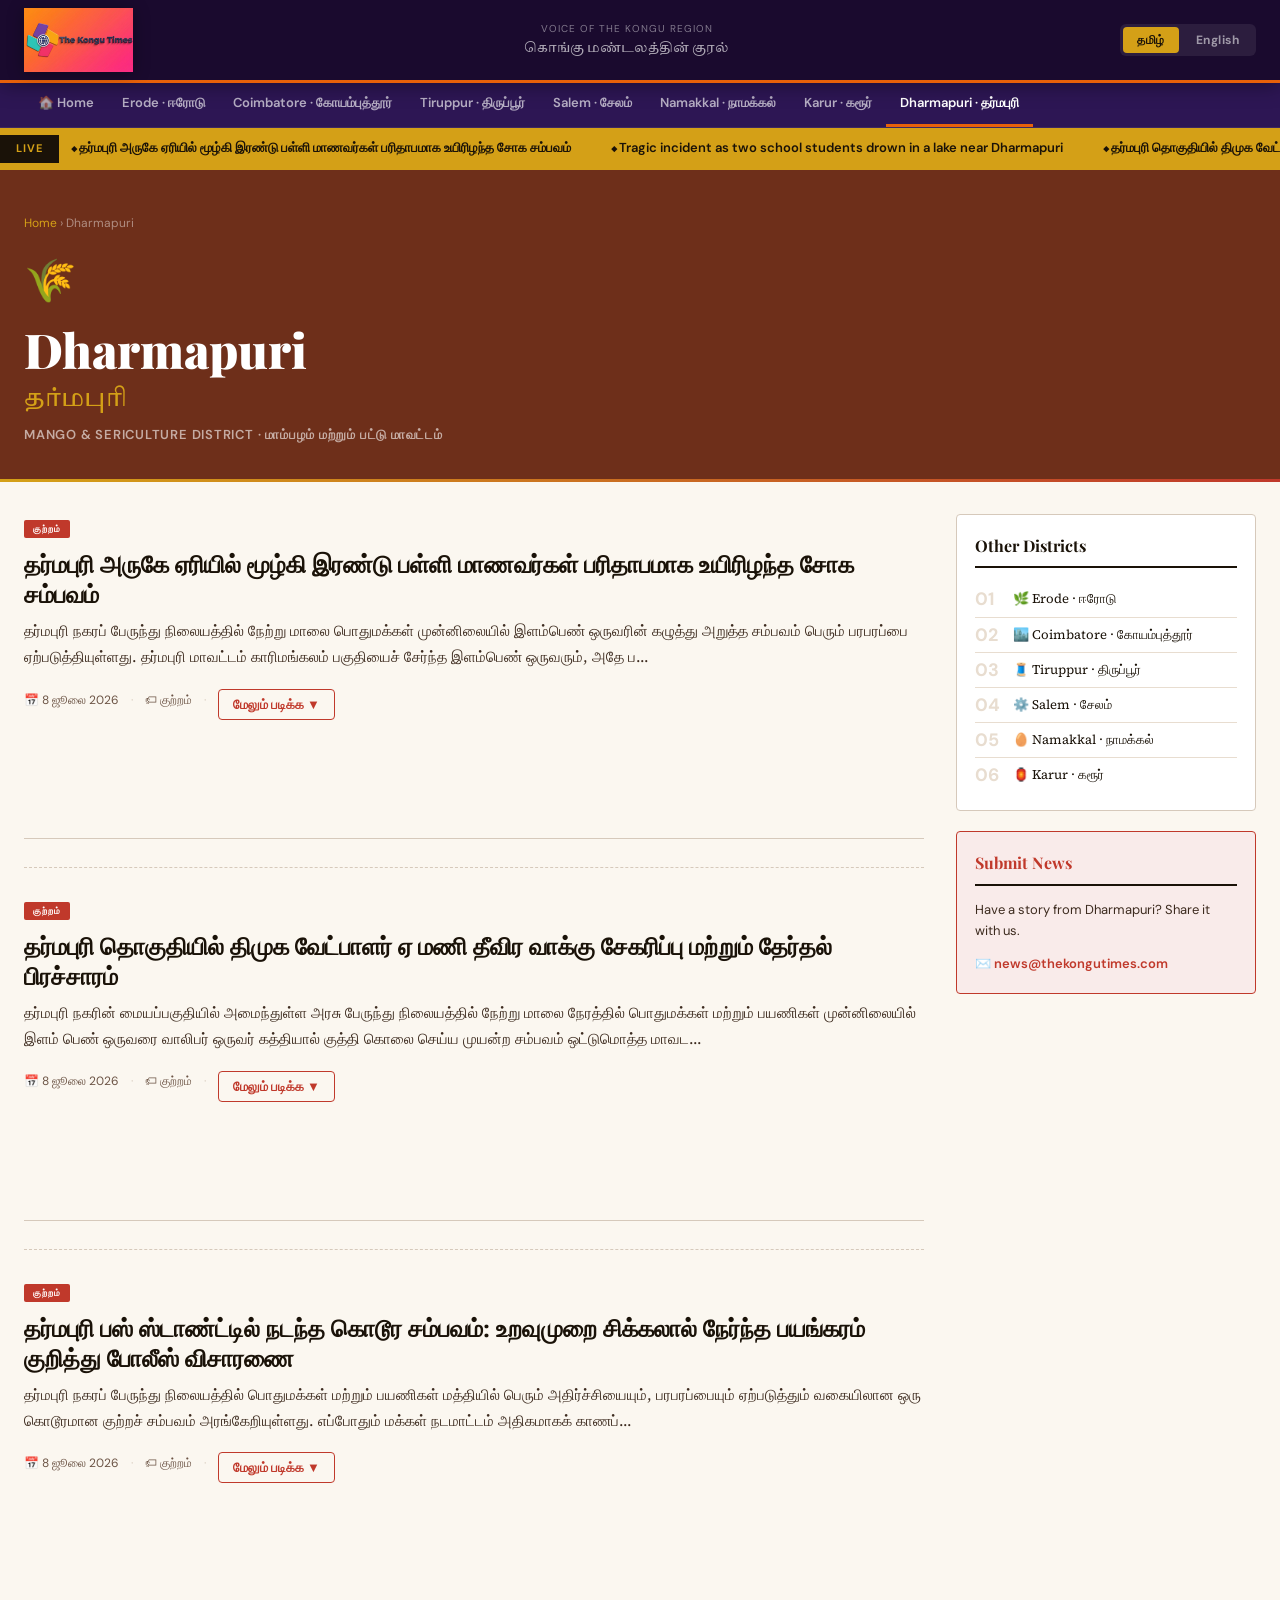
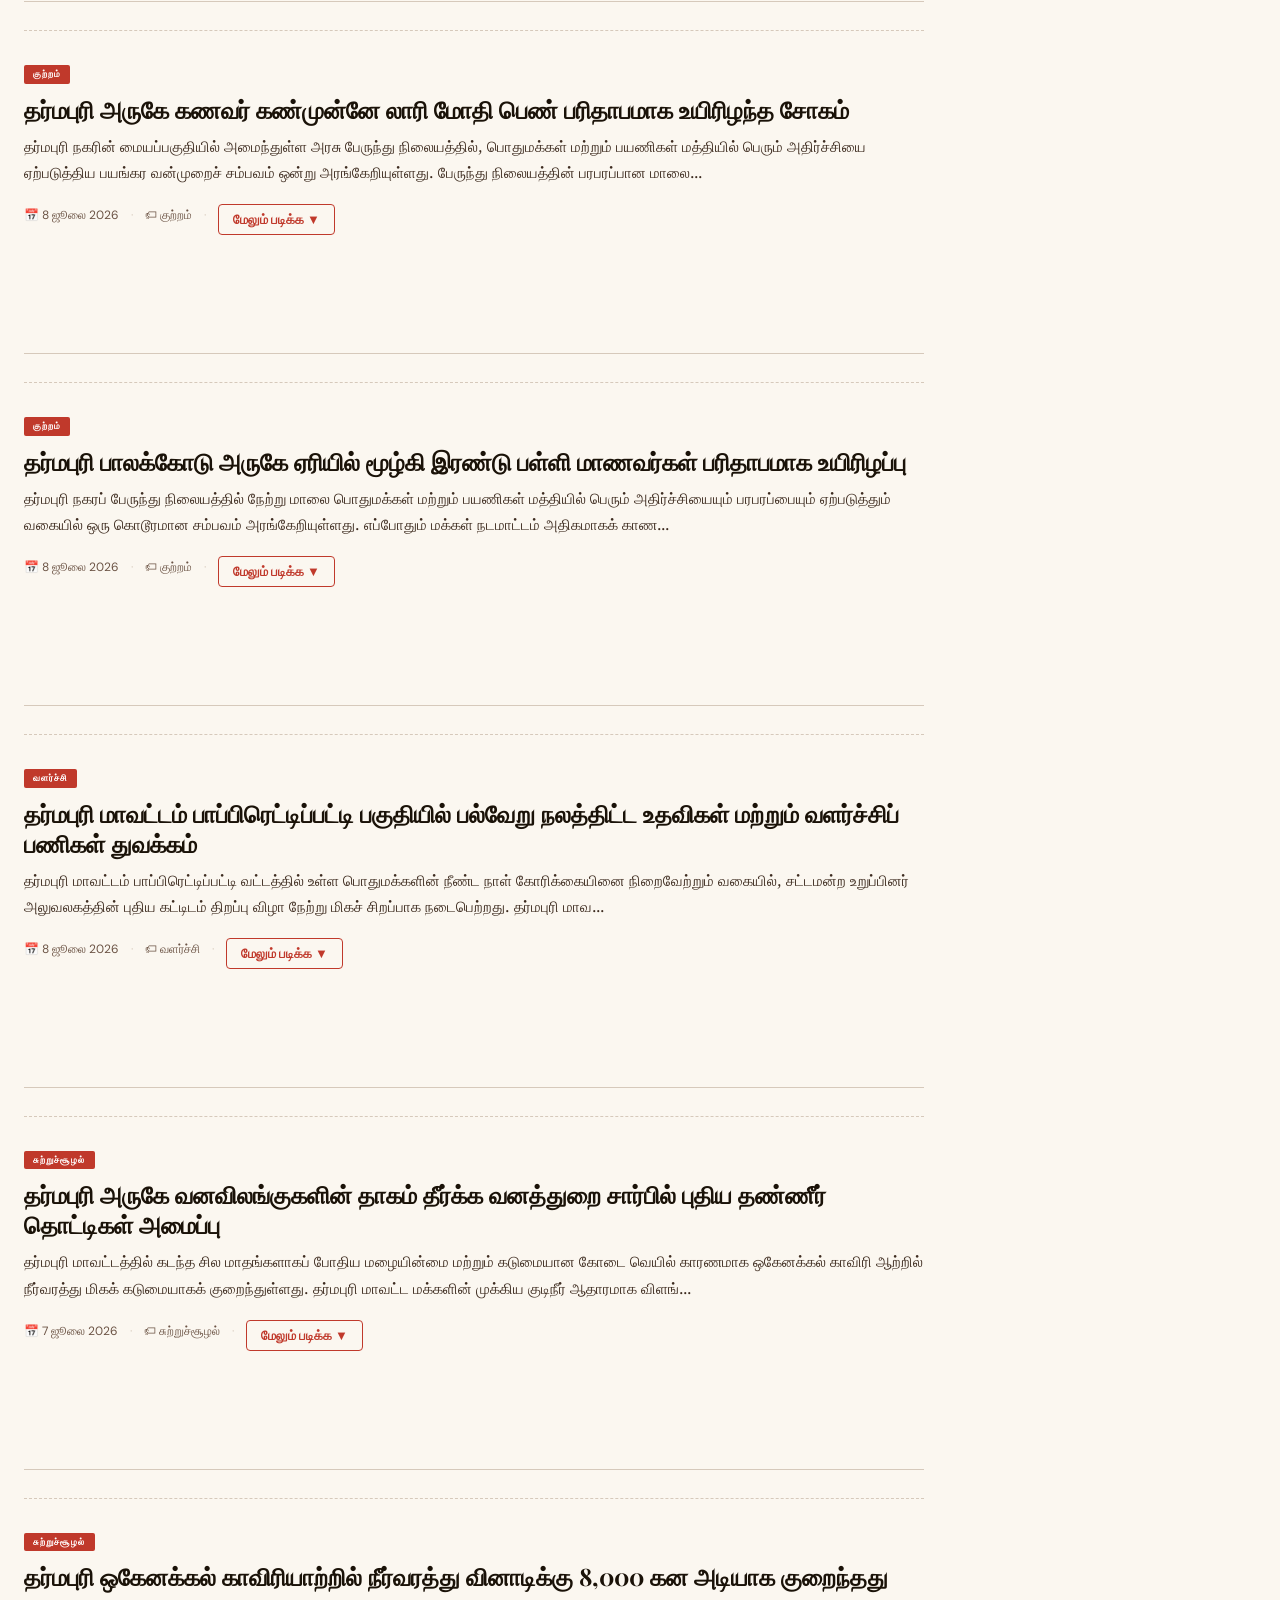
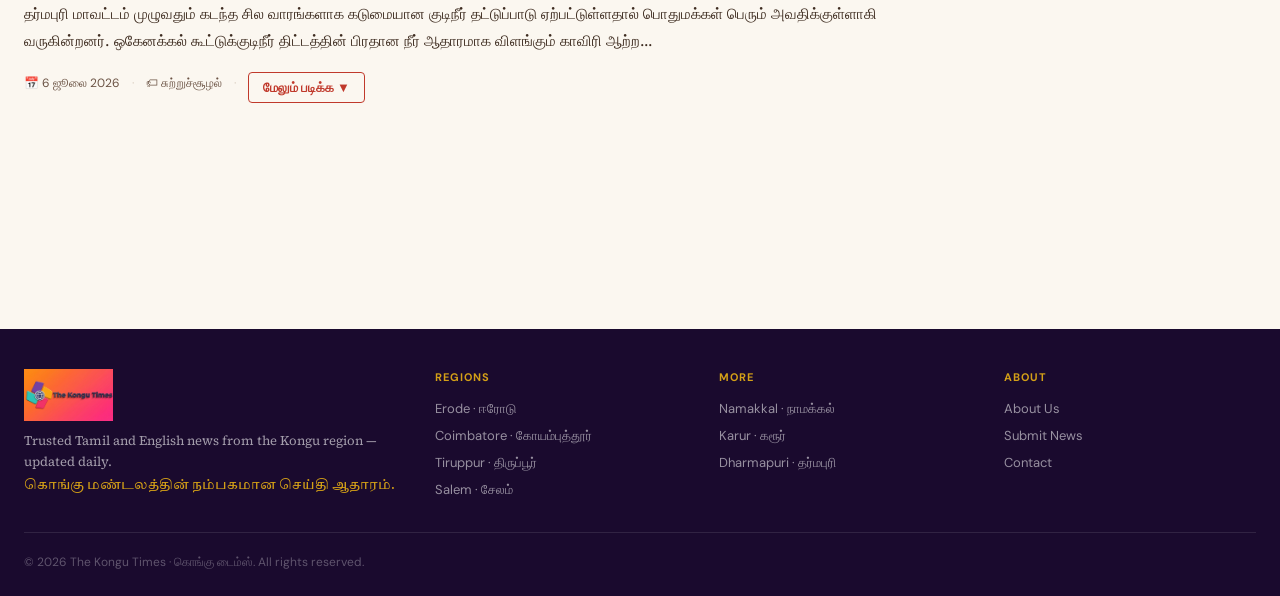
<file: regions/dharmapuri.html>
<!DOCTYPE html>
<html lang="ta">
<head>
<meta charset="UTF-8"/>
<meta name="robots" content="index,follow"/>
<meta name="viewport" content="width=device-width,initial-scale=1"/>
<meta name="description" id="meta-desc" content="Recent developments in Dharmapuri district create significant political tension and public discourse"/>
<title>Tragic incident as two school students drown in a lake near Dharmapuri | The Kongu Times</title>
<link rel="stylesheet" href="../css/style.css"/>
<link rel="icon" href="data:image/svg+xml,%3Csvg xmlns='http://www.w3.org/2000/svg' viewBox='0 0 100 100'%3E%3Ctext y='.9em' font-size='90'%3E%F0%9F%93%B0%3C/text%3E%3C/svg%3E"/>
<meta property="og:type" content="website"/>
<meta property="og:site_name" content="The Kongu Times"/>
<!--SCHEMA-NEWS-->
<style>
.ad-slot{min-height:90px;background:transparent;text-align:center;padding:8px 0;overflow:hidden;}
.article-featured-img{width:100%;max-height:380px;object-fit:cover;border-radius:6px;margin-bottom:18px;display:block;}
.article-divider{border:none;border-top:1px dashed var(--border);margin:28px 0;}
.article-preview{font-size:15px;color:var(--ink-mid);line-height:1.75;margin-bottom:10px;}
.article-full p{font-size:15px;color:var(--ink-mid);line-height:1.75;margin-bottom:14px;}
.article-lang-en{display:none;}
.article-lang-en .article-title{font-family:"Playfair Display",serif;font-size:22px;font-weight:700;color:var(--ink);margin-bottom:12px;}
.article-body--en p{font-size:15px;color:var(--ink-mid);line-height:1.75;margin-bottom:14px;}
.read-more-btn{font-family:"DM Sans",sans-serif;font-size:13px;font-weight:700;color:var(--red);background:none;border:1px solid var(--red);border-radius:4px;cursor:pointer;padding:6px 14px;margin-top:8px;}
.read-more-btn:hover{background:var(--red);color:#fff;}
.date-en{display:none;}
</style>
</head>
<body>

<header class="site-header">
  <div class="header-inner">
    <a href="../index.html" class="logo-link"><img class="logo-img" src="../kongu-times-logo.png" alt="The Kongu Times"/></a>
    <div class="header-center">
      <div class="header-tagline" id="header-date">VOICE OF THE KONGU REGION</div>
      <div class="header-tagline-ta">கொங்கு மண்டலத்தின் குரல்</div>
    </div>
    <div class="lang-toggle">
      <button class="lang-btn" data-lang="ta">தமிழ்</button>
      <button class="lang-btn" data-lang="en">English</button>
    </div>
  </div>
</header>

<nav class="region-nav"><div class="region-nav-inner">
  <a href="../index.html">🏠 Home</a>
  <a href="erode.html">Erode · ஈரோடு</a>
  <a href="coimbatore.html">Coimbatore · கோயம்புத்தூர்</a>
  <a href="tiruppur.html">Tiruppur · திருப்பூர்</a>
  <a href="salem.html">Salem · சேலம்</a>
  <a href="namakkal.html">Namakkal · நாமக்கல்</a>
  <a href="karur.html">Karur · கரூர்</a>
  <a href="dharmapuri.html" class="active">Dharmapuri · தர்மபுரி</a>
</div></nav>

<div class="news-ticker"><div class="ticker-inner"><span class="ticker-label">LIVE</span><div class="ticker-scroll"><div class="ticker-track">
<!--TICKER-START--><span class="ticker-item">தர்மபுரி அருகே ஏரியில் மூழ்கி இரண்டு பள்ளி மாணவர்கள் பரிதாபமாக உயிரிழந்த சோக சம்பவம்</span><span class="ticker-item">Tragic incident as two school students drown in a lake near Dharmapuri</span><span class="ticker-item">தர்மபுரி தொகுதியில் திமுக வேட்பாளர் ஏ மணி தீவிர வாக்கு சேகரிப்பு மற்றும் தேர்தல் பிரச்சாரம்</span><span class="ticker-item">DMK Candidate A Mani Launches Intensive Election Campaign in Dharmapuri Parliamentary Constituency</span><span class="ticker-item">தர்மபுரி பஸ் ஸ்டாண்ட்டில் நடந்த கொடூர சம்பவம்: உறவுமுறை சிக்கலால் நேர்ந்த பயங்கரம் குறித்து போலீஸ் விசாரணை</span><span class="ticker-item">Horrific Incident at Dharmapuri Bus Stand: Police Investigate Crime Triggered by Relationship Issues</span><span class="ticker-item">தர்மபுரி அருகே கணவர் கண்முன்னே லாரி மோதி பெண் பரிதாபமாக உயிரிழந்த சோகம்</span><span class="ticker-item">Tragic road accident near Dharmapuri as woman dies after lorry hits motorcycle</span><span class="ticker-item">தர்மபுரி அருகே ஏரியில் மூழ்கி இரண்டு பள்ளி மாணவர்கள் பரிதாபமாக உயிரிழந்த சோக சம்பவம்</span><span class="ticker-item">Tragic incident as two school students drown in a lake near Dharmapuri</span><span class="ticker-item">தர்மபுரி தொகுதியில் திமுக வேட்பாளர் ஏ மணி தீவிர வாக்கு சேகரிப்பு மற்றும் தேர்தல் பிரச்சாரம்</span><span class="ticker-item">DMK Candidate A Mani Launches Intensive Election Campaign in Dharmapuri Parliamentary Constituency</span><span class="ticker-item">தர்மபுரி பஸ் ஸ்டாண்ட்டில் நடந்த கொடூர சம்பவம்: உறவுமுறை சிக்கலால் நேர்ந்த பயங்கரம் குறித்து போலீஸ் விசாரணை</span><span class="ticker-item">Horrific Incident at Dharmapuri Bus Stand: Police Investigate Crime Triggered by Relationship Issues</span><span class="ticker-item">தர்மபுரி அருகே கணவர் கண்முன்னே லாரி மோதி பெண் பரிதாபமாக உயிரிழந்த சோகம்</span><span class="ticker-item">Tragic road accident near Dharmapuri as woman dies after lorry hits motorcycle</span><!--TICKER-END-->
</div></div></div></div>

<div class="region-hero" style="background:#6E2F1A">
  <div class="region-hero-inner">
    <div class="region-breadcrumb"><a href="../index.html">Home</a> › Dharmapuri</div>
    <span class="region-icon">🌾</span>
    <h1 class="region-title">Dharmapuri</h1>
    <div class="region-title-tamil">தர்மபுரி</div>
    <div class="region-tagline">Mango & Sericulture District · மாம்பழம் மற்றும் பட்டு மாவட்டம்</div>
  </div>
</div>

<div class="region-content">
<div class="region-main">
<main>
<!--AUTO-NEWS-START-->

<article class="news-article" id="art1" itemscope itemtype="https://schema.org/NewsArticle">
  <meta itemprop="datePublished" content="2026-07-08T14:07:57.868Z"/>
  <meta itemprop="author" content="The Kongu Times"/>
  
  <div class="article-lang-ta">
    <span class="article-label">குற்றம்</span>
    <h2 class="article-title" itemprop="headline">தர்மபுரி அருகே ஏரியில் மூழ்கி இரண்டு பள்ளி மாணவர்கள் பரிதாபமாக உயிரிழந்த சோக சம்பவம்</h2>
    <div class="article-preview article-preview-ta">தர்மபுரி நகரப் பேருந்து நிலையத்தில் நேற்று மாலை பொதுமக்கள் முன்னிலையில் இளம்பெண் ஒருவரின் கழுத்து அறுத்த சம்பவம் பெரும் பரபரப்பை ஏற்படுத்தியுள்ளது. தர்மபுரி மாவட்டம் காரிமங்கலம் பகுதியைச் சேர்ந்த இளம்பெண் ஒருவரும், அதே ப...</div>
    <div class="article-full article-full-ta" style="display:none"><p>தர்மபுரி நகரப் பேருந்து நிலையத்தில் நேற்று மாலை பொதுமக்கள் முன்னிலையில் இளம்பெண் ஒருவரின் கழுத்து அறுத்த சம்பவம் பெரும் பரபரப்பை ஏற்படுத்தியுள்ளது. தர்மபுரி மாவட்டம் காரிமங்கலம் பகுதியைச் சேர்ந்த இளம்பெண் ஒருவரும், அதே பகுதியைச் சேர்ந்த வாலிபர் ஒருவரும் கடந்த சில வருடங்களாக காதலித்து வந்ததாகக் கூறப்படுகிறது. இவர்களது காதல் விவகாரம் இருதரப்பு பெற்றோருக்கும் தெரியவந்த நிலையில், சில தினங்களுக்கு முன்பு இருவருக்கும் இடையே கடுமையான வாக்குவாதம் ஏற்பட்டுள்ளது. இதனால் மனமுடைந்த அந்த இளம்பெண், காதலனுடன் பேசுவதைத் தவிர்த்து வந்துள்ளார். இதனால் ஆத்திரமடைந்த காதலன், அந்தப் பெண்ணை பின்தொடர்ந்து வந்து தர்மபுரி பேருந்து நிலையத்தில் வைத்து வழிமறித்து தகராறில் ஈடுபட்டுள்ளார்.</p><p>பேருந்து நிலையத்தின் பரபரப்பான பகுதியில் இருவருக்கும் இடையே வாக்குவாதம் முற்றிய நிலையில், காதலன் தான் மறைத்து வைத்திருந்த கூர்மையான கத்தியை எடுத்து அந்த இளம்பெண்ணின் கழுத்தை அறுத்துள்ளார். இதில் ரத்த வெள்ளத்தில் சரிந்த அந்தப் பெண் அலறியடித்துக் கொண்டு கீழே விழுந்தார். இதைக் கண்டு அதிர்ச்சியடைந்த பேருந்து நிலைய பயணிகள் மற்றும் பொதுமக்கள் உடனடியாக ஓடிவந்து அந்த வாலிபரைப் பிடித்து தர்ம அடி கொடுத்தனர். மக்கள் கொடுத்த பலத்த அடியில் காயமடைந்த அந்த வாலிபரையும், உயிருக்கு போராடிக் கொண்டிருந்த அந்த இளம்பெண்ணையும் அங்கிருந்தவர்கள் மீட்டு தர்மபுரி அரசு மருத்துவக் கல்லூரி மருத்துவமனைக்கு சிகிச்சைக்காக அனுப்பி வைத்தனர்.</p><p>மருத்துவமனையில் அனுமதிக்கப்பட்ட இளம்பெண்ணுக்கு தீவிர சிகிச்சை பிரிவில் மருத்துவர்கள் தீவிர சிகிச்சை அளித்து வந்தனர். இந்த நிலையில், கழுத்து அறுக்கப்பட்ட அந்த இளம்பெண்ணுக்கு தற்போது சுயநினைவு திரும்பியுள்ளதாக மருத்துவமனை வட்டாரங்கள் தெரிவித்துள்ளன. மேலும் அவரது உயிருக்கு தற்போதைக்கு ஆபத்து ஏதும் இல்லை என்றும், தொடர்ந்து மருத்துவர்களின் கண்காணிப்பில் அவர் வைக்கப்பட்டுள்ளார் என்றும் தெரிவிக்கப்பட்டுள்ளது. அதே நேரத்தில் பொதுமக்களின் தர்ம அடியால் காயமடைந்து அதே தர்மபுரி அரசு மருத்துவமனையில் சிகிச்சை பெற்று வரும் காதலனுக்கும் மருத்துவர்கள் தீவிர சிகிச்சை அளித்து வருகின்றனர்.</p><p>தர்மபுரியின் மிக முக்கியப் பகுதியான மத்திய பேருந்து நிலையத்தில், அதுவும் பகல் நேரத்தில் பொதுமக்கள் மற்றும் பயணிகள் முன்னிலையில் இத்தகைய கொடூரச் சம்பவம் அரங்கேறியது அப்பகுதி மக்களிடையே பெரும் அச்சத்தையும் அதிர்ச்சியையும் ஏற்படுத்தியுள்ளது. பேருந்து நிலையங்களில் பெண்களின் பாதுகாப்பு கேள்விக்குறியாக உள்ளதாக சமூக ஆர்வலர்கள் கவலை தெரிவித்துள்ளனர். இந்த சம்பவத்தால் பேருந்து நிலையத்தில் சிறிது நேரம் போக்குவரத்து மற்றும் மக்கள் நடமாட்டம் பாதிக்கப்பட்டு, பெரும் பதற்றமான சூழ்நிலை நிலவியது. சம்பவ இடத்திற்கு விரைந்து வந்த தர்மபுரி நகர காவல் துறையினர், ரத்தக் கறைகளையும் அங்கே சிதறிக் கிடந்த தடயங்களையும் சேகரித்து தீவிர விசாரணை மேற்கொண்டு வருகின்றனர்.</p><p>இச்சம்பவம் குறித்து தர்மபுரி நகர காவல் துறை அதிகாரிகள் தரப்பில் கூறுகையில், முதற்கட்ட விசாரணையில் இது காதல் விவகாரத்தில் ஏற்பட்ட மோதலால் நடந்துள்ளது என்பது தெரியவந்துள்ளது என்றும், இது தொடர்பாக வழக்குப்பதிவு செய்யப்பட்டு தீவிர விசாரணை நடத்தப்பட்டு வருகிறது என்றும் கூறினர். மேலும், பேருந்து நிலையம் போன்ற மக்கள் அதிகம் கூடும் இடங்களில் பாதுகாப்புப் பணியில் கூடுதல் காவலர்களை நியமிக்க நடவடிக்கை எடுக்கப்படும் என்றும், குற்றவாளிகள் மீது சட்டப்படி கடுமையான நடவடிக்கை எடுக்கப்படும் என்றும் காவல்துறை தரப்பில் உறுதி அளிக்கப்பட்டுள்ளது. இச்சம்பவம் தர்மபுரி மாவட்ட மக்களிடையே தற்போதும் பெரும் விவாதப் பொருளாக மாறியுள்ளது.</p></div>
  </div>
  <div class="article-lang-en" style="display:none">
    <span class="article-label">Crime</span>
    <h2 class="article-title">Tragic incident as two school students drown in a lake near Dharmapuri</h2>
    <div class="article-preview article-preview-en">A shocking incident of public violence sent waves of panic through the Dharmapuri B-Traction bus stand on Friday, when a young woman was brutally attacked by her estranged lover in broad daylight. The victim, identified ...</div>
    <div class="article-full article-full-en" style="display:none"><p>A shocking incident of public violence sent waves of panic through the Dharmapuri B-Traction bus stand on Friday, when a young woman was brutally attacked by her estranged lover in broad daylight. The victim, identified as a young resident of the district, had her throat slit by the assailant following a heated altercation in the crowded transit hub. Commuters and local vendors, who initially stood frozen in disbelief, quickly intervened as the attacker attempted to flee the scene. The swift and aggressive intervention of the public prevented the assailant from escaping, but it also resulted in a severe vigilante beating before law enforcement could arrive. </p><p>According to preliminary investigations conducted by the local police, the horrific attack was motivated by a personal dispute and unrequited love, as the suspect had reportedly been stalking and harassing the victim over her decision to end their relationship. On the day of the incident, the suspect confronted the victim at the bus stand, demanding that she reconcile with him. When she steadfastly refused his advances and attempted to walk away, the enraged youth drew a sharp weapon and slashed her neck in front of dozens of onlookers. The sudden outbreak of violence left the bustling bus terminal in a state of utter chaos, with passengers running for safety before a brave group of bystanders managed to overpower the armed assailant.</p><p>Following the brutal assault, both the victim and the severely beaten assailant were rushed to the Dharmapuri Government Medical College Hospital for emergency treatment. Medical authorities have confirmed that the young woman, who was initially admitted in critical condition due to severe blood loss, has miraculously regained consciousness after undergoing emergency surgery. Meanwhile, the attacker is also receiving medical attention under tight police security at the same facility, where he is being treated for the multiple injuries he sustained during the public thrashing. Hospital sources indicate that while the victim remains under close observation in the intensive care unit, her vital signs have stabilized, bringing immense relief to her family and well-wishers.</p><p>The gruesome incident has deeply unsettled the residents of Dharmapuri, raising serious concerns regarding the safety of women in public spaces and the adequacy of security patrols at major transit hubs. Local merchants and regular commuters expressed their outrage over the audacity of the criminal, noting that the B-Traction bus stand is typically one of the most heavily crowded areas in the town. Many residents are now demanding the permanent deployment of visible police personnel and the installation of high-definition CCTV cameras across the entire terminal to deter such heinous acts of violence in the future. Activists in the district have also called for stricter surveillance and swifter judicial action against stalkers to prevent similar tragedies.</p><p>In response to the public outcry, senior officials of the Dharmapuri district police have assured the public that a comprehensive investigation is underway and that stringent legal action will be taken against the perpetrator. A formal case has been registered under various sections of the Indian Penal Code, including attempt to murder, and a dedicated police team has been stationed at the hospital to monitor the suspect until he is officially fit for remand. The police administration has also promised to increase patrolling in and around all major bus stands and educational institutions in the district. Authorities have urged the public to immediately report any instances of harassment or stalking to the police helpline, promising swift intervention to ensure public safety.</p></div>
  </div>
  <div class="article-meta">
    <span>📅 <span class="date-ta">8 ஜூலை 2026</span><span class="date-en" style="display:none">8 July 2026</span></span>
    <span class="meta-dot">·</span><span>🏷 <span class="cat-ta">குற்றம்</span><span class="cat-en" style="display:none">Crime</span></span>
    <span class="meta-dot">·</span>
    <button class="read-more-btn" onclick="toggleArticle('art1',this)" aria-expanded="false">மேலும் படிக்க ▼</button>
  </div>
  <div class="ad-slot"><!-- ADSENSE --></div>
</article>
<hr class="article-divider"/>

<article class="news-article" id="art2" itemscope itemtype="https://schema.org/NewsArticle">
  <meta itemprop="datePublished" content="2026-07-08T14:07:57.868Z"/>
  <meta itemprop="author" content="The Kongu Times"/>
  
  <div class="article-lang-ta">
    <span class="article-label">குற்றம்</span>
    <h2 class="article-title" itemprop="headline">தர்மபுரி தொகுதியில் திமுக வேட்பாளர் ஏ மணி தீவிர வாக்கு சேகரிப்பு மற்றும் தேர்தல் பிரச்சாரம்</h2>
    <div class="article-preview article-preview-ta">தர்மபுரி நகரின் மையப்பகுதியில் அமைந்துள்ள அரசு பேருந்து நிலையத்தில் நேற்று மாலை நேரத்தில் பொதுமக்கள் மற்றும் பயணிகள் முன்னிலையில் இளம் பெண் ஒருவரை வாலிபர் ஒருவர் கத்தியால் குத்தி கொலை செய்ய முயன்ற சம்பவம் ஒட்டுமொத்த மாவட...</div>
    <div class="article-full article-full-ta" style="display:none"><p>தர்மபுரி நகரின் மையப்பகுதியில் அமைந்துள்ள அரசு பேருந்து நிலையத்தில் நேற்று மாலை நேரத்தில் பொதுமக்கள் மற்றும் பயணிகள் முன்னிலையில் இளம் பெண் ஒருவரை வாலிபர் ஒருவர் கத்தியால் குத்தி கொலை செய்ய முயன்ற சம்பவம் ஒட்டுமொத்த மாவட்டத்தையும் உலுக்கியுள்ளது. பரபரப்பான மாலை வேளையில் பேருந்துக்காக பயணிகள் காத்திருந்த தருணத்தில், திடீரென அரங்கேறிய இந்த கொடூர தாக்குதலால் அங்கிருந்த மக்கள் அலறியடித்துக்கொண்டு நாலாபுறமும் சிதறி ஓடினர். தர்மபுரி மாவட்டத்தின் மிக முக்கிய போக்குவரத்து மையமாக விளங்கும் இப்பகுதியில் பாதுகாப்பு பணியில் இருந்த போலீசார் மற்றும் அங்கிருந்த பொதுமக்கள் உடனடியாக செயல்பட்டு, ரத்த வெள்ளத்தில் சரிந்த பெண்ணை மீட்டு சிகிச்சைக்காக அனுப்பி வைத்ததுடன், தப்பியோட முயன்ற குற்றவாளியை மடக்கிப் பிடித்தனர்.</p><p>இந்த அதிர்ச்சி சம்பவத்தின் பின்னணி குறித்து போலீசார் நடத்திய முதற்கட்ட விசாரணையில், இது ஒருதலைக் காதலால் ஏற்பட்ட வன்முறை என்பது தெரியவந்துள்ளது. தர்மபுரி மாவட்டத்தைச் சேர்ந்த அந்த இளம் பெண்ணை, அதே பகுதியைச் சேர்ந்த ஒரு வாலிபர் கடந்த சில மாதங்களாகவே காதலிப்பதாகக் கூறி பின்தொடர்ந்து வந்துள்ளார். ஆனால், அந்தப் பெண் வாலிபரின் காதலை ஏற்க மறுத்து பலமுறை கண்டித்ததாகக் கூறப்படுகிறது. இதனால் ஆத்திரமடைந்த அந்த வாலிபர், சம்பவத்தன்று பேருந்து நிலையத்தில் வைத்து அப்பெண்ணை வழிமறித்து மீண்டும் தனது காதலை ஏற்குமாறு வற்புறுத்தியுள்ளார். அதற்கு அப்பெண் திட்டவட்டமாக மறுப்பு தெரிவித்ததால், ஆத்திரத்தின் உச்சிக்குச் சென்ற வாலிபர் தான் மறைத்து வைத்திருந்த கத்தியை எடுத்து அப்பெண்ணின் கழுத்து மற்றும் உடலின் பல்வேறு பகுதிகளில் சரமாரியாக குத்தியுள்ளார்.</p><p>பொதுமக்கள் நடமாட்டம் மிகுந்த தர்மபுரி பேருந்து நிலையத்தில் அரங்கேறிய இந்த கொடூர சம்பவம், அந்தப் பகுதியில் பெரும் பரபரப்பையும் அச்சத்தையும் ஏற்படுத்தியுள்ளது. படுகாயமடைந்து உயிருக்கு போராடிய பெண்ணை அங்கிருந்தவர்கள் மீட்டு உடனடியாக தர்மபுரி அரசு மருத்துவக் கல்லூரி மருத்துவமனைக்கு சிகிச்சைக்காக அனுப்பி வைத்தனர். அங்கு தீவிர சிகிச்சை பிரிவில் அனுமதிக்கப்பட்டுள்ள அப்பெண்ணுக்கு மருத்துவர்கள் தீவிர சிகிச்சை அளித்து வருகின்றனர். இந்த சம்பவம் குறித்து தகவல் அறிந்ததும் தர்மபுரி நகர காவல் துறையினர் விரைந்து வந்து, பொதுமக்கள் பிடித்து வைத்திருந்த தாக்குதல் நடத்திய வாலிபரை கைது செய்து காவல் நிலையத்திற்கு அழைத்துச் சென்று தீவிர விசாரணை மேற்கொண்டு வருகின்றனர்.</p><p>பொது இடத்தில் ஒரு பெண் மீது நடத்தப்பட்ட இந்த துணிச்சலான கொலை முயற்சி சம்பவம் தர்மபுரி மாவட்ட மக்களிடையே பெரும் அதிர்ச்சியையும், தங்களின் பெண் பிள்ளைகளின் பாதுகாப்பு குறித்த கவலையையும் அதிகரித்துள்ளது. குறிப்பாக, மாவட்டத்தின் மிக முக்கிய பொது இடமான பேருந்து நிலையத்திலேயே பெண்களுக்கு பாதுகாப்பு இல்லாத சூழ்நிலை நிலவுவது குறித்து சமூக ஆர்வலர்கள் மற்றும் பொதுமக்கள் தங்களின் ஆதங்கத்தை வெளிப்படுத்தியுள்ளனர். இதுபோன்ற சம்பவங்கள் இனிமேல் நடைபெறாமல் தடுக்கவும், பெண்கள் அச்சமின்றி நடமாடவும் தர்மபுரி நகரின் முக்கிய சந்திப்புகள் மற்றும் பேருந்து நிலையங்களில் கூடுதல் போலீஸ் பாதுகாப்பை பலப்படுத்த வேண்டும் என்று பொதுமக்கள் கோரிக்கை விடுத்துள்ளனர்.</p><p>இந்த விவகாரம் குறித்து தர்மபுரி மாவட்ட காவல் துறை உயர் அதிகாரிகள் கருத்து தெரிவிக்கையில், பெண்கள் மற்றும் மாணவிகளுக்கு எதிரான குற்றங்களில் ஈடுபடுபவர்கள் மீது சட்டம் மிக கடுமையான முறையில் பாயும் என்று எச்சரித்துள்ளனர். பேருந்து நிலையங்கள், கல்வி நிறுவனங்கள் மற்றும் மக்கள் கூடும் இடங்களில் பெண்களின் பாதுகாப்பை உறுதி செய்ய ஏற்கனவே கூடுதல் போலீசார் நியமிக்கப்பட்டுள்ளதாகவும், ரோந்து பணிகள் தீவிரப்படுத்தப்படும் என்றும் அவர்கள் உறுதி அளித்துள்ளனர். மேலும், இந்த கொலை முயற்சி வழக்கில் கைது செய்யப்பட்டுள்ள வாலிபர் மீது கடுமையான பிரிவுகளின் கீழ் வழக்குப்பதிவு செய்யப்பட்டு, நீதிமன்றத்தில் ஆஜர்படுத்தப்பட்டு சிறையில் அடைக்கப்படுவதற்கான நடவடிக்கைகள் மிக வேகமாக மேற்கொள்ளப்பட்டு வருவதாக காவல் துறையினர் தெரிவித்துள்ளனர்.</p></div>
  </div>
  <div class="article-lang-en" style="display:none">
    <span class="article-label">Crime</span>
    <h2 class="article-title">DMK Candidate A Mani Launches Intensive Election Campaign in Dharmapuri Parliamentary Constituency</h2>
    <div class="article-preview article-preview-en">In a deeply disturbing incident that has sent shockwaves through the local community, a young woman was brutally assaulted in broad daylight at the bustling Dharmapuri central bus stand on Wednesday. The victim, identifi...</div>
    <div class="article-full article-full-en" style="display:none"><p>In a deeply disturbing incident that has sent shockwaves through the local community, a young woman was brutally assaulted in broad daylight at the bustling Dharmapuri central bus stand on Wednesday. The victim, identified as a college student from a nearby village, was confronted by a young man who had reportedly been stalking her for several months. Witnesses at the scene reported that the assailant initiated a heated argument with the young woman, demanding that she accept his romantic proposals. When she steadfastly refused and attempted to walk away from him, the situation escalated rapidly into a violent confrontation, culminating in a horrific attempt on her life in front of dozens of helpless commuters.</p><p>According to local police sources, the perpetrator had been harboruing an obsessive infatuation with the victim, who had repeatedly rejected his advances and informed her family about the persistent harassment. Driven by rage and rejection, the suspect arrived at the bus terminal equipped with a concealed weapon, intending to exact revenge for the perceived slight. The sheer audacity of the attack, occurring in one of the busiest public transit hubs in Dharmapuri district during peak morning hours, highlights a terrifying disregard for the law. Onlookers who witnessed the sudden outbreak of violence intervened to overpower the assailant, preventing a fatal outcome and immediately alerting the emergency services.</p><p>The immediate impact of the incident on the residents of Dharmapuri has been one of profound anxiety and outrage, particularly among students and working women who rely on public transport daily. Many local commuters have expressed grave concerns regarding the apparent lack of security personnel and active surveillance within the bus stand premises, which allowed the attacker to confront the victim unchecked. Parents of young women studying in the town's colleges have voiced their apprehensions, demanding immediate measures to ensure the safety of their children in public spaces. The shocking event has reignited intense local debates regarding the rising instances of stalking and the urgent need for a more secure environment for women across the district.</p><p>In response to the violent assault, the Dharmapuri district police department acted swiftly, registering a case under multiple relevant sections of the law, including attempt to murder and harassment of women. Senior police officials arrived at the crime scene to conduct a thorough investigation, securing vital physical evidence and questioning eyewitnesses who helped apprehend the suspect at the spot. The injured young woman was rushed to the Dharmapuri Government Medical College Hospital, where she is currently receiving intensive medical treatment for her injuries, with doctors reporting her condition as stable but critical. The authorities have assured the public that a rigorous investigation is underway and that the perpetrator will face the full force of the law.</p><p>To prevent such harrowing incidents in the future, the district administration and local police have announced a series of proactive safety measures aimed at reinforcing public security in Dharmapuri. Plans are being finalized to install additional high-definition CCTV cameras at all major entry and exit points of the bus terminal, ensuring comprehensive surveillance of the area. Furthermore, the Superintendent of Police has ordered the immediate deployment of plainclothes officers and an increased presence of the 'Pink Police' patrol units to monitor crowded public spaces. Local community leaders and activists are also urging educational institutions to collaborate with law enforcement to conduct awareness campaigns, helping young women identify and report stalking behavior before it escalates into physical violence.</p></div>
  </div>
  <div class="article-meta">
    <span>📅 <span class="date-ta">8 ஜூலை 2026</span><span class="date-en" style="display:none">8 July 2026</span></span>
    <span class="meta-dot">·</span><span>🏷 <span class="cat-ta">குற்றம்</span><span class="cat-en" style="display:none">Crime</span></span>
    <span class="meta-dot">·</span>
    <button class="read-more-btn" onclick="toggleArticle('art2',this)" aria-expanded="false">மேலும் படிக்க ▼</button>
  </div>
  <div class="ad-slot"><!-- ADSENSE --></div>
</article>
<hr class="article-divider"/>

<article class="news-article" id="art3" itemscope itemtype="https://schema.org/NewsArticle">
  <meta itemprop="datePublished" content="2026-07-08T08:28:53.547Z"/>
  <meta itemprop="author" content="The Kongu Times"/>
  
  <div class="article-lang-ta">
    <span class="article-label">குற்றம்</span>
    <h2 class="article-title" itemprop="headline">தர்மபுரி பஸ் ஸ்டாண்ட்டில் நடந்த கொடூர சம்பவம்: உறவுமுறை சிக்கலால் நேர்ந்த பயங்கரம் குறித்து போலீஸ் விசாரணை</h2>
    <div class="article-preview article-preview-ta">தர்மபுரி நகரப் பேருந்து நிலையத்தில் பொதுமக்கள் மற்றும் பயணிகள் மத்தியில் பெரும் அதிர்ச்சியையும், பரபரப்பையும் ஏற்படுத்தும் வகையிலான ஒரு கொடூரமான குற்றச் சம்பவம் அரங்கேறியுள்ளது. எப்போதும் மக்கள் நடமாட்டம் அதிகமாகக் காணப்...</div>
    <div class="article-full article-full-ta" style="display:none"><p>தர்மபுரி நகரப் பேருந்து நிலையத்தில் பொதுமக்கள் மற்றும் பயணிகள் மத்தியில் பெரும் அதிர்ச்சியையும், பரபரப்பையும் ஏற்படுத்தும் வகையிலான ஒரு கொடூரமான குற்றச் சம்பவம் அரங்கேறியுள்ளது. எப்போதும் மக்கள் நடமாட்டம் அதிகமாகக் காணப்படும் தர்மபுரி மத்திய பேருந்து நிலையத்தின் மையப் பகுதியில், நேற்று மாலை நேரத்தில் இந்தத் தாக்குதல் சம்பவம் நடந்துள்ளது. சம்பவ இடத்திற்கு விரைந்த தர்மபுரி நகர காவல் துறையினர், படுகாயமடைந்த நபரை மீட்டு சிகிச்சைக்காக தர்மபுரி அரசு மருத்துவக் கல்லூரி மருத்துவமனைக்கு அனுப்பி வைத்தனர். இந்த துணிச்சலான பகல் நேரக் குற்றச்செயல், பேருந்து நிலையத்திற்கு வரும் பயணிகள் மற்றும் வியாபாரிகள் மத்தியில் பெரும் அச்சத்தை ஏற்படுத்தியுள்ளதுடன், அப்பகுதியில் பாதுகாப்பு குறைபாடுகள் நிலவுவதையும் சுட்டிக்காட்டியுள்ளது.</p><p>காவல் துறையினரின் முதற்கட்ட விசாரணையில், இந்த கொடூரத் தாக்குதல் சம்பவம் முழுக்க முழுக்க தனிப்பட்ட குடும்பப் பிரச்சினை மற்றும் கள்ளத்தொடர்பு விவகாரங்கள் காரணமாகவே நிகழ்ந்துள்ளது என்பது தெரியவந்துள்ளது. தர்மபுரி மாவட்டத்தைச் சேர்ந்த ஒரு தம்பதியினருக்கு இடையே ஏற்பட்ட குடும்பத் தகராறு மற்றும் திருமண உறவைத் தாண்டிய உறவுமுறைப் பிரச்சினைகள் நீண்ட நாட்களாக நீடித்து வந்துள்ளன. இதனால் ஏற்பட்ட ஆத்திரத்தின் காரணமாகவே, திட்டமிட்டு இந்தத் தாக்குதல் நடத்தப்பட்டுள்ளது என்று காவல்துறையினர் கண்டறிந்துள்ளனர். பொது இடத்தில் வைத்து ஒருவரைத் தாக்கி உயிருக்கு ஆபத்தை விளைவிக்கும் வகையில் செயல்பட்ட நபரின் பின்னணி குறித்தும், இதில் வேறு யாருக்கெல்லாம் தொடர்பிருக்கிறது என்பது குறித்தும் காவல்துறை தீவிரமாக விசாரித்து வருகிறது.</p><p>இந்தக் கொடூரமான சம்பவத்தை தர்மபுரி மாவட்டத்தைச் சேர்ந்த முருகேசன் (பெயர் மாற்றப்பட்டுள்ளது) என்ற நபர், தனது குடும்பப் பகை மற்றும் தனிப்பட்ட விரோதம் காரணமாகவே செய்துள்ளார் என்பது விசாரணையில் அம்பலமாகியுள்ளது. பாதிக்கப்பட்ட நபர் பேருந்து நிலையத்தில் பேருந்துக்காகக் காத்திருந்த தருணத்தைப் பயன்படுத்திக் கொண்டு, மறைத்து வைத்திருந்த ஆயுதத்தால் இந்தத் தாக்குதலை அவர் நடத்தியுள்ளார். சம்பவத்தை நேரில் பார்த்த பொதுமக்கள் அலறியடித்துக்கொண்டு ஓடிய நிலையில், அங்கிருந்த சிலர் தைரியமாகச் செயல்பட்டு குற்றவாளியைத் தப்பியோட விடாமல் மடக்கிப் பிடித்தனர். தர்மபுரி நகர காவல் நிலைய போலீசார் உடனடியாக சம்பவ இடத்திற்கு வந்து, தாக்குதல் நடத்திய நபரைக் கைது செய்து காவல் நிலையத்திற்கு அழைத்துச் சென்று தீவிர விசாரணைக்கு உட்படுத்தியுள்ளனர்.</p><p>தர்மபுரி நகரின் இதயப் பகுதியாக விளங்கும் பேருந்து நிலையத்தில் இத்தகைய வன்முறைச் சம்பவம் அரங்கேறியுள்ளது, தர்மபுரி மாவட்ட மக்களிடையே பெரும் பாதுகாப்பு அச்சத்தை ஏற்படுத்தியுள்ளது. குறிப்பாக, பெண்கள், குழந்தைகள் மற்றும் முதியவர்கள் தினசரி வந்து செல்லும் ஒரு பொது இடத்தில் இவ்வளவு துணிச்சலாக ஒரு நபர் ஆயுதங்களுடன் புகுந்து தாக்குதல் நடத்தியது பொதுமக்களின் பாதுகாப்பைக் கேள்விக்குறியாக்கியுள்ளது. இந்தச் சம்பவத்தைத் தொடர்ந்து, பேருந்து நிலையப் பகுதியில் பாதுகாப்புப் பணியில் ஈடுபடும் போலீசாரின் எண்ணிக்கை அதிகரிக்கப்பட வேண்டும் என்ற கோரிக்கை பொதுமக்களிடம் எழுந்துள்ளது. மேலும், இத்தகைய குற்றங்கள் மீண்டும் நிகழாமல் தடுக்க தர்மபுரி நகரின் முக்கிய இடங்களில் கண்காணிப்புக் கேமராக்கள் முறையாகச் செயல்படுவதை உறுதி செய்ய வேண்டும் என்றும் சமூக ஆர்வலர்கள் வலியுறுத்துகின்றனர்.</p><p>இச்சம்பவம் குறித்து தர்மபுரி மாவட்ட உயர் காவல் அதிகாரிகள் தரப்பில் கூறுகையில், தர்மபுரி பேருந்து நிலையத்தில் நடந்த இந்தத் தாக்குதல் குறித்து வழக்குப் பதிவு செய்யப்பட்டு, குற்றவாளி உடனடியாகக் கைது செய்யப்பட்டுள்ளார் என்று தெரிவித்தனர். குடும்பப் பிரச்சினைகள் மற்றும் தனிநபர் விரோதங்களைச் சட்டத்தைக் கையில் எடுத்துக்கொண்டு பொதுவெளியில் தீர்த்துக்கொள்ள முயல்வோர் மீது கடுமையான சட்ட நடவடிக்கை பாயும் என்று அவர்கள் எச்சரித்துள்ளனர். தர்மபுரி நகரின் முக்கியப் பொது இடங்களில் பொதுமக்கள் பாதுகாப்பை உறுதி செய்யக் கூடுதல் போலீசார் ரோந்துப் பணியில் ஈடுபடுத்தப்படுவார்கள் என்றும் உறுதி அளித்துள்ளனர். மேலும், இது போன்ற அசம்பாவிதங்களைத் தடுக்க தர்மபுரி பேருந்து நிலையம் மற்றும் அதன் சுற்றுவட்டாரப் பகுதிகளில் கண்காணிப்பு பலப்படுத்தப்பட்டு, தீவிர விசாரணை தொடர்ந்து நடைபெற்று வருவதாகவும் அதிகாரிகள் தரப்பில் விளக்கமளிக்கப்பட்டுள்ளது.</p></div>
  </div>
  <div class="article-lang-en" style="display:none">
    <span class="article-label">Crime</span>
    <h2 class="article-title">Horrific Incident at Dharmapuri Bus Stand: Police Investigate Crime Triggered by Relationship Issues</h2>
    <div class="article-preview article-preview-en">A shocking incident of public violence has sent shockwaves through the residents of Dharmapuri district after a brutal attack took place in broad daylight at the busy local bus stand. According to preliminary reports, th...</div>
    <div class="article-full article-full-en" style="display:none"><p>A shocking incident of public violence has sent shockwaves through the residents of Dharmapuri district after a brutal attack took place in broad daylight at the busy local bus stand. According to preliminary reports, the confrontation arose from severe personal and relationship issues between the involved individuals, culminating in an unexpected act of cruelty in a highly crowded public space. Onlookers at the bustling transit hub were left frozen in panic as the altercation escalated rapidly before anyone could intervene to de-escalate the situation. The sheer audacity of the crime, occurring in a location usually heavily patrolled by local authorities, has raised immediate concerns regarding public safety and the monitoring of crowded urban areas within the district.</p><p>Local police officials from the Dharmapuri police station rushed to the scene immediately after receiving emergency calls from distressed commuters and shopkeepers who witnessed the horrific event. Upon arrival, the law enforcement team secured the area, gathered crucial physical evidence, and began questioning eyewitnesses to reconstruct the exact sequence of events. The victim, whose identity has been withheld by authorities pending further investigation, was immediately rushed to the nearest government hospital for urgent medical attention due to the severity of the injuries sustained during the assault. Investigators have confirmed that a dedicated team has been formed to delve deeper into the background of the relationship issues that apparently triggered this violent outburst.</p><p>The incident has left the local community and regular commuters in a state of deep anxiety and fear, with many expressing dread over the safety of public spaces in Dharmapuri. Residents have pointed out that the central bus stand is a vital lifeline for thousands of daily wagers, students, and families, making such a violent occurrence particularly unsettling for the general public. Local merchant associations have also voiced their concerns, stating that such lawlessness in commercial zones could deter shoppers and harm the livelihoods of small business owners operating in and around the terminal. Community leaders are now calling for a permanent police outpost inside the bus stand premises to ensure a continuous security presence and to deter future criminal activities.</p><p>In response to the growing public outrage and fear, senior police officials of Dharmapuri district have assured the public that stringent action will be taken against the perpetrators. The district police department has announced plans to increase foot patrols and install additional high-definition closed-circuit television (CCTV) cameras across all major transit points to monitor suspicious activities in real-time. Officials have urged the public not to panic and have emphasized that this was an isolated incident stemming from personal animosity rather than a wider breakdown of law and order in the region. Furthermore, the authorities have appealed to the public to immediately report any suspicious behavior or altercations to the police helpline instead of taking the law into their own hands.</p><p>As the investigation progresses, the Dharmapuri police are actively tracking down the suspects who fled the scene immediately after committing the crime. Detailed statements are being recorded from the victim's family members and close associates to understand the history of the dispute that led to this tragic outcome. The local administration has promised a transparent probe and has assured that the charge sheet will be filed swiftly to ensure speedy justice through the legal system. For now, a tense calm prevails over the Dharmapuri bus stand as police personnel remain deployed in the area to restore confidence among the wary public.</p></div>
  </div>
  <div class="article-meta">
    <span>📅 <span class="date-ta">8 ஜூலை 2026</span><span class="date-en" style="display:none">8 July 2026</span></span>
    <span class="meta-dot">·</span><span>🏷 <span class="cat-ta">குற்றம்</span><span class="cat-en" style="display:none">Crime</span></span>
    <span class="meta-dot">·</span>
    <button class="read-more-btn" onclick="toggleArticle('art3',this)" aria-expanded="false">மேலும் படிக்க ▼</button>
  </div>
  <div class="ad-slot"><!-- ADSENSE --></div>
</article>
<hr class="article-divider"/>

<article class="news-article" id="art4" itemscope itemtype="https://schema.org/NewsArticle">
  <meta itemprop="datePublished" content="2026-07-08T08:28:53.547Z"/>
  <meta itemprop="author" content="The Kongu Times"/>
  
  <div class="article-lang-ta">
    <span class="article-label">குற்றம்</span>
    <h2 class="article-title" itemprop="headline">தர்மபுரி அருகே கணவர் கண்முன்னே லாரி மோதி பெண் பரிதாபமாக உயிரிழந்த சோகம்</h2>
    <div class="article-preview article-preview-ta">தர்மபுரி நகரின் மையப்பகுதியில் அமைந்துள்ள அரசு பேருந்து நிலையத்தில், பொதுமக்கள் மற்றும் பயணிகள் மத்தியில் பெரும் அதிர்ச்சியை ஏற்படுத்திய பயங்கர வன்முறைச் சம்பவம் ஒன்று அரங்கேறியுள்ளது. பேருந்து நிலையத்தின் பரபரப்பான மாலை...</div>
    <div class="article-full article-full-ta" style="display:none"><p>தர்மபுரி நகரின் மையப்பகுதியில் அமைந்துள்ள அரசு பேருந்து நிலையத்தில், பொதுமக்கள் மற்றும் பயணிகள் மத்தியில் பெரும் அதிர்ச்சியை ஏற்படுத்திய பயங்கர வன்முறைச் சம்பவம் ஒன்று அரங்கேறியுள்ளது. பேருந்து நிலையத்தின் பரபரப்பான மாலை வேளையில், இளம் பெண் ஒருவரை வாலிபர் ஒருவர் கத்தியால் கழுத்தை அறுத்த சம்பவம் ஒட்டுமொத்த தர்மபுரி மாவட்டத்தையும் உலுக்கியுள்ளது. இந்த கொடூர சம்பவத்தைக் கண்ட பயணிகள் அலறியடித்துக் கொண்டு ஓடியதால், அப்பகுதியில் சிறிது நேரம் பெரும் பதற்றமும், அச்சுறுத்தலான சூழலும் நிலவியது. சம்பவ இடத்திற்கு விரைந்து வந்த பொதுமக்கள் மற்றும் காவல்துறையினர், காயமடைந்த பெண்ணை மீட்டு உடனடியாக தர்மபுரி அரசு மருத்துவக் கல்லூரி மருத்துவமனைக்கு சிகிச்சைக்காக அனுப்பி வைத்தனர்.</p><p>இந்த கொடூரமான தாக்குதலுக்குப் பின்னால் இருந்த காரணம் குறித்து காவல்துறையினர் நடத்திய முதற்கட்ட விசாரணையில் திடுக்கிடும் தகவல்கள் வெளியாகியுள்ளன. தாக்குதலுக்குள்ளான இளம் பெண்ணும், அந்த வாலிபரும் கடந்த சில காலமாக பழகி வந்ததாகக் கூறப்படுகிறது. இந்நிலையில், அந்த வாலிபர் பெண்ணிடம் தனது காதலை வெளிப்படுத்தி, தன்னை காதலிக்குமாறு வற்புறுத்தி வந்துள்ளார். ஆனால், அந்தப் பெண் அவரது காதலை ஏற்க மறுத்து, தொடர்ந்து தவிர்த்து வந்துள்ளார். இதனால் ஆத்திரமடைந்த அந்த வாலிபர், பெண்ணை பின்தொடர்ந்து வந்து, தர்மபுரி பேருந்து நிலையத்தில் வைத்து தனது ஆத்திரத்தை தீர்த்துக் கொள்ளும் நோக்கில் இந்த கொலை வெறி தாக்குதலை நடத்தியுள்ளார் என்பது தெரியவந்துள்ளது.</p><p>காதலை மறுத்த காரணத்திற்காக இந்த வெறிச்செயலில் ஈடுபட்ட நபர் தர்மபுரி மாவட்டத்தைச் சேர்ந்தவர் என்பது அடையாளம் காணப்பட்டுள்ளது. பாதிக்கப்பட்ட பெண்ணை நீண்ட நாட்களாக ஒருதலைப்பட்சமாக காதலித்து வந்த அந்த வாலிபர், சம்பவத்தன்று பேருந்து நிலையத்தில் வைத்து வாக்குவாதத்தில் ஈடுபட்டுள்ளார். வாக்குவாதம் முற்றவே, தான் மறைத்து வைத்திருந்த கூர்மையான கத்தியை எடுத்து, கண் இமைக்கும் நேரத்தில் அந்த பெண்ணின் கழுத்தை அறுத்துள்ளார். ரத்த வெள்ளத்தில் துடித்த பெண்ணின் அலறல் சத்தம் கேட்டு ஓடிவந்த அங்கிருந்த சக பயணிகள் மற்றும் ஆட்டோ ஓட்டுநர்கள், தப்பியோட முயன்ற அந்த வாலிபரை மடக்கிப் பிடித்து தர்மபுரி நகர காவல் நிலைய போலீசாரிடம் ஒப்படைத்தனர்.</p><p>தர்மபுரி நகரின் மிக முக்கிய பொது இடமான பேருந்து நிலையத்தில், பட்டப்பகலில் அரங்கேறிய இந்த கொடூர சம்பவம் தர்மபுரி மக்களிடையே பெரும் அதிர்ச்சியையும், அச்சத்தையும் ஏற்படுத்தியுள்ளது. குறிப்பாக, கல்லூரி மாணவிகள் மற்றும் வேலைக்குச் செல்லும் பெண்களின் பாதுகாப்பு குறித்து நகரின் பல்வேறு தரப்பினரும் தங்களின் ஆழ்ந்த கவலையை வெளிப்படுத்தியுள்ளனர். இத்தகைய வன்முறைச் சம்பவங்கள் பொது இடங்களில் பெண்களின் நடமாட்டத்திற்கு பெரும் அச்சுறுத்தலாக விளங்குவதாக சமூக ஆர்வலர்கள் சுட்டிக்காட்டுகின்றனர். இந்த சம்பவத்தைத் தொடர்ந்து தர்மபுரி பேருந்து நிலையம் மற்றும் அதனைச் சுற்றியுள்ள பகுதிகளில் பாதுகாப்புப் பணிகளை பலப்படுத்த வேண்டும் என்ற கோரிக்கை பொதுமக்களிடையே வலுவாக எழுந்துள்ளது.</p><p>இச்சம்பவம் குறித்து வழக்குப்பதிவு செய்துள்ள தர்மபுரி நகர காவல் துறையினர், கைது செய்யப்பட்ட வாலிபரிடம் தீவிர விசாரணை நடத்தி வருகின்றனர். இதுகுறித்து கருத்து தெரிவித்துள்ள தர்மபுரி மாவட்ட உயர்மட்ட காவல் அதிகாரிகள், மாவட்டத்தில் பெண்களின் பாதுகாப்பை உறுதி செய்ய அனைத்து நடவடிக்கைகளும் தீவிரப்படுத்தப்படும் என்று உறுதியளித்துள்ளனர். தர்மபுரி பேருந்து நிலையம் போன்ற மக்கள் நடமாட்டம் அதிகம் உள்ள பகுதிகளில் போலீஸ் ரோந்துப் பணிகள் அதிகரிக்கப்படும் என்றும், குற்றவாளிகள் மீது சட்டப்படி கடுமையான பிரிவுகளின் கீழ் நடவடிக்கை எடுக்கப்படும் என்றும் அதிகாரிகள் தெரிவித்துள்ளனர். மேலும், பாதிக்கப்பட்ட பெண்ணுக்கு தர்மபுரி அரசு மருத்துவமனையில் தீவிர சிகிச்சை அளிக்கப்பட்டு வருவதாகவும், அவரது உடல்நிலை தொடர்ந்து கண்காணிக்கப்பட்டு வருவதாகவும் மருத்துவமனை வட்டாரங்கள் தெரிவித்துள்ளன.</p></div>
  </div>
  <div class="article-lang-en" style="display:none">
    <span class="article-label">Crime</span>
    <h2 class="article-title">Tragic road accident near Dharmapuri as woman dies after lorry hits motorcycle</h2>
    <div class="article-preview article-preview-en">In a shocking incident that has sent ripples of fear and anxiety through the local community, a young woman was brutally attacked in broad daylight at the bustling Dharmapuri central bus stand on Friday. The victim, iden...</div>
    <div class="article-full article-full-en" style="display:none"><p>In a shocking incident that has sent ripples of fear and anxiety through the local community, a young woman was brutally attacked in broad daylight at the bustling Dharmapuri central bus stand on Friday. The victim, identified as a local college student, was cornered by a young man who had been allegedly pursuing her for several months. Witnesses at the scene reported that after a brief but heated argument, the assailant pulled out a sharp weapon and slashed the woman's throat in full public view. The audacity of the attack, executed in one of the most heavily crowded transit hubs in the district, left onlookers momentarily frozen in disbelief before they rushed to intervene.</p><p>According to preliminary investigations conducted by the local police, the motive behind this horrific act of violence stems from unrequited love and rejection. The perpetrator, identified as a youth from a neighbouring village in Dharmapuri district, had reportedly been harassing the victim under the guise of romantic interest. Despite her repeated and firm refusals to accept his advances, the accused continued to stalk her, culminating in Friday's pre-planned assault when he tracked her to the bus terminal. Law enforcement officials stated that the suspect was harboring deep resentment over the rejection, which ultimately drove him to commit the near-fatal assault in an attempt to take her life.</p><p>The immediate aftermath of the incident saw chaotic scenes at the Dharmapuri bus stand as commuters and shopkeepers rallied to assist the bleeding victim. Quick-thinking members of the public managed to overpower the assailant before he could flee the scene, securing him until the police arrived. Meanwhile, the severely injured woman was rushed to the Dharmapuri Government Medical College and Hospital, where she is currently undergoing emergency medical treatment. Doctors at the facility have described her condition as critical but stable, noting that she survived the attack due to the timely intervention of the bystanders who helped stem the blood loss.</p><p>This brutal daylight attack has sparked widespread outrage and raised serious concerns among the residents of Dharmapuri regarding the safety of women in public spaces. Local merchant associations, women's rights groups, and regular commuters have expressed deep distress over the lack of visible policing in high-footfall areas like the central bus stand. Many residents lamented that such a violent crime could occur in a place that is usually teeming with families, students, and daily wage workers. Families in the district are now demanding stricter surveillance, the installation of more functional CCTV cameras, and a permanent police booth inside the terminal to deter such heinous crimes in the future.</p><p>In response to the public outcry, senior police officials in Dharmapuri have assured the public that stringent legal action will be taken against the perpetrator. The police have registered a case under various relevant sections of the Bharatiya Nyaya Sanhita, including attempt to murder and harassment of women. A senior department spokesperson confirmed that the accused is currently in judicial custody and that a dedicated team has been assigned to expedite the investigation. Furthermore, the district administration has promised to deploy additional patrol units and plainclothes officers in and around major educational institutions and bus transits to ensure the safety and security of female commuters.</p></div>
  </div>
  <div class="article-meta">
    <span>📅 <span class="date-ta">8 ஜூலை 2026</span><span class="date-en" style="display:none">8 July 2026</span></span>
    <span class="meta-dot">·</span><span>🏷 <span class="cat-ta">குற்றம்</span><span class="cat-en" style="display:none">Crime</span></span>
    <span class="meta-dot">·</span>
    <button class="read-more-btn" onclick="toggleArticle('art4',this)" aria-expanded="false">மேலும் படிக்க ▼</button>
  </div>
  <div class="ad-slot"><!-- ADSENSE --></div>
</article>
<hr class="article-divider"/>

<article class="news-article" id="art5" itemscope itemtype="https://schema.org/NewsArticle">
  <meta itemprop="datePublished" content="2026-07-08T02:43:01.965Z"/>
  <meta itemprop="author" content="The Kongu Times"/>
  
  <div class="article-lang-ta">
    <span class="article-label">குற்றம்</span>
    <h2 class="article-title" itemprop="headline">தர்மபுரி பாலக்கோடு அருகே ஏரியில் மூழ்கி இரண்டு பள்ளி மாணவர்கள் பரிதாபமாக உயிரிழப்பு</h2>
    <div class="article-preview article-preview-ta">தர்மபுரி நகரப் பேருந்து நிலையத்தில் நேற்று மாலை பொதுமக்கள் மற்றும் பயணிகள் மத்தியில் பெரும் அதிர்ச்சியையும் பரபரப்பையும் ஏற்படுத்தும் வகையில் ஒரு கொடூரமான சம்பவம் அரங்கேறியுள்ளது. எப்போதும் மக்கள் நடமாட்டம் அதிகமாகக் காண...</div>
    <div class="article-full article-full-ta" style="display:none"><p>தர்மபுரி நகரப் பேருந்து நிலையத்தில் நேற்று மாலை பொதுமக்கள் மற்றும் பயணிகள் மத்தியில் பெரும் அதிர்ச்சியையும் பரபரப்பையும் ஏற்படுத்தும் வகையில் ஒரு கொடூரமான சம்பவம் அரங்கேறியுள்ளது. எப்போதும் மக்கள் நடமாட்டம் அதிகமாகக் காணப்படும் தர்மபுரி மத்திய பேருந்து நிலையத்தின் உட்பகுதியில், இளம் பெண் ஒருவர் தனது காதலனால் மிகக் கொடூரமான முறையில் கழுத்து அறுக்கப்பட்டு கொலை செய்ய முயலப்பட்டார். இந்தத் திடீர் தாக்குதலைக் கண்டு அதிர்ச்சியடைந்த சக பயணிகள் மற்றும் அங்கிருந்த பொதுமக்கள் உடனடியாகச் செயல்பட்டு, அந்தப் பெண்ணைக் காப்பாற்ற ஓடி வந்தனர். தர்மபுரி மாவட்டத்தின் முக்கிய போக்குவரத்து மையத்தில் நடந்த இந்த அசம்பாவிதம், அப்பகுதியில் பாதுகாப்பு குறித்த பெரும் கேள்விகளை எழுப்பியுள்ளது.</p><p>இச்சம்பவத்தில் பாதிக்கப்பட்ட பெண் தர்மபுரி மாவட்டத்தைச் சேர்ந்தவர் என்பதும், அவரும் தாக்குதல் நடத்திய வாலிபரும் கடந்த சில வருடங்களாகக் காதலித்து வந்ததும் முதற்கட்ட விசாரணையில் தெரியவந்துள்ளது. இவர்களுக்குள் ஏற்பட்ட கருத்து வேறுபாடு மற்றும் திருமணம் செய்து கொள்வதில் நிலவிய முரண்பாடுகள் காரணமாக, கடந்த சில நாட்களாகப் பேச்சுவார்த்தை இல்லாமல் இருந்துள்ளது. இதனால் ஆத்திரமடைந்த அந்த வாலிபர், நேற்று அப்பெண்ணை வழிமறித்துப் பேசுவதற்காகத் தர்மபுரி பேருந்து நிலையத்திற்கு வரவழைத்துள்ளார். அங்கு இருவருக்கும் இடையே ஏற்பட்ட வாக்குவாதம் முற்றவே, ஆத்திரமடைந்த வாலிபர் மறைத்து வைத்திருந்த கூர்மையான ஆயுதத்தை எடுத்து அந்தப் பெண்ணின் கழுத்தை அறுத்துள்ளார்.</p><p>கோரமான இந்தத் தாக்குதலைத் தொடர்ந்து, அந்தப் பெண் ரத்த வெள்ளத்தில் சரிந்து அலறியதைக் கண்ட பேருந்து நிலையப் பயணிகள் மற்றும் வியாபாரிகள் உடனடியாக ஓடிவந்து அந்த வாலிபரைச் சூழ்ந்து பிடித்தனர். தப்பி ஓட முயன்ற அந்த வாலிபருக்கு அங்கிருந்த பொதுமக்கள் ஒன்றுகூடி தர்ம அடி கொடுத்தனர். இதனால் பேருந்து நிலைய வளாகமே பெரும் போர்க்களமாக மாறியதுடன், அங்கு சிறிது நேரம் போக்குவரத்து மற்றும் பொதுமக்களின் இயல்பு வாழ்க்கை பாதிக்கப்பட்டது. தகவல் அறிந்து சம்பவ இடத்திற்கு விரைந்து வந்த தர்மபுரி நகரக் காவல் துறையினர், பொதுமக்களின் பிடியில் இருந்த வாலிபரை மீட்டுத் தங்களது கட்டுப்பாட்டிற்குள் கொண்டு வந்தனர்.</p><p>கழுத்தில் பலத்த காயம் அடைந்து உயிருக்குப் போராடிக் கொண்டிருந்த அந்த இளம் பெண்ணை, அங்கிருந்தவர்கள் உடனடியாக மீட்டு சிகிச்சைக்காகத் தர்மபுரி அரசு மருத்துவக் கல்லூரி மருத்துவமனைக்கு அனுப்பி வைத்தனர். அங்கு அவருக்குத் தீவிர சிகிச்சைப் பிரிவில் மருத்துவர்கள் தொடர்ந்து அவசரச் சிகிச்சை அளித்து வருகின்றனர். அதே நேரத்தில், பொதுமக்களின் தாக்குதலுக்கு உள்ளான அந்த வாலிபரும் காயங்களுடன் அதே மருத்துவமனையில் காவல்துறை பாதுகாப்பில் அனுமதிக்கப்பட்டுச் சிகிச்சை பெற்று வருகிறார். இந்தச் சம்பவம் தர்மபுரி நகர மக்களிடையே பெரும் சோகத்தையும், பொது இடங்களுக்கு வரும் பெண்களின் பாதுகாப்பு குறித்த அச்சத்தையும் ஏற்படுத்தியுள்ளது.</p><p>இந்தக் கொடூரச் சம்பவம் குறித்து வழக்குப் பதிவு செய்துள்ள தர்மபுரி நகரக் காவல் துறையினர் தீவிர விசாரணை மேற்கொண்டு வருகின்றனர். இது போன்ற குற்றச் சம்பவங்களைத் தடுக்கவும், பொதுமக்கள் கூடும் முக்கிய இடங்களில் பாதுகாப்பை பலப்படுத்தவும் உரிய நடவடிக்கைகள் எடுக்கப்படும் என்று காவல்துறை அதிகாரிகள் தெரிவித்துள்ளனர். தர்மபுரி பேருந்து நிலைய வளாகத்தில் இனி வரும் காலங்களில் கூடுதல் சிசிடிவி கேமராக்கள் பொருத்தப்பட்டு, புறக்காவல் நிலையத்தின் மூலம் தீவிரக் கண்காணிப்புப் பணிகள் மேற்கொள்ளப்படும் என்றும் அதிகாரிகள் உறுதியளித்துள்ளனர். மேலும், சட்டத்தைக் கையில் எடுத்துக்கொண்டு தாக்குதல் நடத்திய வாலிபர் மீது கடுமையான பிரிவுகளின் கீழ் நடவடிக்கை எடுக்கப்படும் என்றும் காவல்துறை தரப்பில் தெரிவிக்கப்பட்டுள்ளது.</p></div>
  </div>
  <div class="article-lang-en" style="display:none">
    <span class="article-label">Crime</span>
    <h2 class="article-title">Two school students tragically drown in a lake near Palacode in Dharmapuri district</h2>
    <div class="article-preview article-preview-en">A shocking incident of public violence unfolded at the bustling Dharmapuri town bus stand on Monday, leaving commuters horrified and raising serious concerns over the safety of women in public spaces. A young man brutall...</div>
    <div class="article-full article-full-en" style="display:none"><p>A shocking incident of public violence unfolded at the bustling Dharmapuri town bus stand on Monday, leaving commuters horrified and raising serious concerns over the safety of women in public spaces. A young man brutally slit the throat of his female partner in broad daylight following a heated argument, sending shockwaves through the crowded terminus. Onlookers who witnessed the sudden, violent assault acted swiftly to disarm the attacker, preventing him from fleeing the scene. The victim was immediately rushed to the hospital in a critical condition, while the assailant was cornered by an angry mob before being handed over to the local police.</p><p>Preliminary investigations conducted by the Dharmapuri town police revealed that the attacker and the victim had been in a relationship, which had recently turned sour due to personal differences. The confrontation escalated rapidly inside the busy bus stand when the young man, unable to accept the woman's decision to distance herself, drew a sharp weapon and slashed her neck. The sheer audacity of the crime, committed in one of the most heavily policed and crowded hubs of the district, has left the local community deeply disturbed. The victim is currently undergoing intensive medical treatment at the Dharmapuri Government Medical College Hospital, where doctors are monitoring her condition closely.</p><p>Witnesses at the scene described a chaotic sequence of events as the scream of the victim pierced through the usual bustle of the afternoon commuters. Several passengers and local shopkeepers immediately rushed to the spot, courageously overpowering the armed assailant and subjecting him to a severe thrashing before the authorities arrived. This swift public intervention prevented the attacker from inflicting further fatal injuries on the helpless woman. Police personnel stationed near the bus stand arrived shortly after receiving emergency calls, taking custody of the battered suspect and dispersing the agitated crowd that had gathered to witness the vigilante justice.</p><p>The incident has sparked widespread outrage and anxiety among the residents of Dharmapuri, who are now questioning the adequacy of security measures at major public transits. Local merchants and regular commuters expressed their dread, noting that such a brazen act of violence in broad daylight makes families and young women feel highly vulnerable. Community leaders have called for increased police patrolling and the installation of more functional CCTV cameras across all platforms of the bus stand to deter such heinous crimes. Many residents feel that the psychological impact of witnessing such raw violence will linger in the public consciousness for a long time.</p><p>In response to the public outcry, senior police officials in Dharmapuri have assured the public that stringent legal action will be taken against the perpetrator. A formal case has been registered under relevant sections of the Bharatiya Nyaya Sanhita, including attempt to murder, and a detailed probe is underway to establish the exact sequence of events leading up to the assault. The district administration has also promised to review and bolster security protocols at key public gathering points to prevent the recurrence of such terrifying incidents. Meanwhile, police patrols have been temporarily intensified around the bus stand area to restore a sense of safety and confidence among the local populace.</p></div>
  </div>
  <div class="article-meta">
    <span>📅 <span class="date-ta">8 ஜூலை 2026</span><span class="date-en" style="display:none">8 July 2026</span></span>
    <span class="meta-dot">·</span><span>🏷 <span class="cat-ta">குற்றம்</span><span class="cat-en" style="display:none">Crime</span></span>
    <span class="meta-dot">·</span>
    <button class="read-more-btn" onclick="toggleArticle('art5',this)" aria-expanded="false">மேலும் படிக்க ▼</button>
  </div>
  <div class="ad-slot"><!-- ADSENSE --></div>
</article>
<hr class="article-divider"/>

<article class="news-article" id="art6" itemscope itemtype="https://schema.org/NewsArticle">
  <meta itemprop="datePublished" content="2026-07-08T02:43:01.965Z"/>
  <meta itemprop="author" content="The Kongu Times"/>
  
  <div class="article-lang-ta">
    <span class="article-label">வளர்ச்சி</span>
    <h2 class="article-title" itemprop="headline">தர்மபுரி மாவட்டம் பாப்பிரெட்டிப்பட்டி பகுதியில் பல்வேறு நலத்திட்ட உதவிகள் மற்றும் வளர்ச்சிப் பணிகள் துவக்கம்</h2>
    <div class="article-preview article-preview-ta">தர்மபுரி மாவட்டம் பாப்பிரெட்டிப்பட்டி வட்டத்தில் உள்ள பொதுமக்களின் நீண்ட நாள் கோரிக்கையினை நிறைவேற்றும் வகையில், சட்டமன்ற உறுப்பினர் அலுவலகத்தின் புதிய கட்டிடம் திறப்பு விழா நேற்று மிகச் சிறப்பாக நடைபெற்றது. தர்மபுரி மாவ...</div>
    <div class="article-full article-full-ta" style="display:none"><p>தர்மபுரி மாவட்டம் பாப்பிரெட்டிப்பட்டி வட்டத்தில் உள்ள பொதுமக்களின் நீண்ட நாள் கோரிக்கையினை நிறைவேற்றும் வகையில், சட்டமன்ற உறுப்பினர் அலுவலகத்தின் புதிய கட்டிடம் திறப்பு விழா நேற்று மிகச் சிறப்பாக நடைபெற்றது. தர்மபுரி மாவட்டத்தின் முக்கிய பகுதியாக விளங்கும் பாப்பிரெட்டிப்பட்டி தொகுதி மக்கள் தங்களது குறைகளைத் தெரிவிப்பதற்கும், அரசு நலத்திட்டங்களை எளிதில் பெறுவதற்கும் ஏதுவாக இந்த அலுவலகம் அமைக்கப்பட்டுள்ளது. இப்பகுதி பொதுமக்கள் தங்களின் கோரிக்கைகளை மனுக்களாக அளிக்கவும், உள்ளூர் பிரதிநிதிகளை எளிதில் சந்தித்து உரையாடவும் இந்த புதிய அலுவலகம் பெரும் பாலமாக அமையும் என்று எதிர்பார்க்கப்படுகிறது. இந்த புதிய அலுவலகத் திறப்பு விழாவில் தொகுதி சட்டமன்ற உறுப்பினர், அரசு அதிகாரிகள், உள்ளாட்சி அமைப்புகளின் பிரதிநிதிகள் மற்றும் பொதுமக்கள் என ஏராளமானோர் ஆர்வத்துடன் கலந்து கொண்டனர்.</p><p>பாப்பிரெட்டிப்பட்டி சட்டமன்றத் தொகுதிக்கு உட்பட்ட கிராமப்புற மக்கள் தங்களின் அடிப்படைத் தேவைகளான குடிநீர், சாலை வசதி, தெருவிளக்கு மற்றும் கல்வி உதவிகள் போன்ற கோரிக்கைகளை முன்வைக்க தர்மபுரி மாவட்ட ஆட்சியர் அலுவலகத்திற்கு நீண்ட தூரம் பயணம் செய்ய வேண்டிய நிலை இதுவரை இருந்து வந்தது. இந்த சிரமத்தைக் குறைக்கும் வகையில், தொகுதி மக்கள் தங்களின் கோரிக்கைகளைத் தங்களின் சொந்த வட்டாரத்திலேயே நேரடியாகத் தெரிவித்து உடனடியாகத் தீர்வு காண்பதற்காக இந்த புதிய அலுவலகம் திறக்கப்பட்டுள்ளது. சட்டமன்ற உறுப்பினரின் தொகுதி வளர்ச்சி மேம்பாட்டு நிதியின் கீழ், அனைத்து நவீன வசதிகளுடனும், பொதுமக்கள் அமரும் அறையுடனும் இந்த அலுவலகக் கட்டிடம் கட்டப்பட்டுள்ளது. இதன் மூலம் பாப்பிரெட்டிப்பட்டி மற்றும் அதன் சுற்றுவட்டார கிராமங்களைச் சேர்ந்த பல்லாயிரக்கணக்கான பொதுமக்கள் நேரடியாகப் பயனடைவார்கள் என்று விழா ஒருங்கிணைப்பாளர்கள் தெரிவித்தனர்.</p><p>இந்த வரலாற்றுச் சிறப்புமிக்க திறப்பு விழாவை பாப்பிரெட்டிப்பட்டி சட்டமன்ற உறுப்பினர் குத்துவிளக்கேற்றி முறைப்படி திறந்து வைத்தார். அவருடன் தர்மபுரி மாவட்டத்தின் பல்வேறு துறை சார்ந்த உயர் அரசு அதிகாரிகளும், உள்ளாட்சித் தலைவர்களும் முன்னிலை வகித்தனர். விழாவின் தொடக்கமாகப் புதிய கட்டிடத்தின் பெயர் பலகை திறக்கப்பட்டு, பொதுமக்களின் பயன்பாட்டிற்காக அலுவலகம் அர்ப்பணிக்கப்பட்டது. விழாவில் பேசிய சட்டமன்ற உறுப்பினர், இந்த அலுவலகம் வெறும் அரசு கட்டிடமாக மட்டுமல்லாமல், தொகுதி மக்களின் குறைகளைத் தீர்க்கும் ஒரு மக்கள் சேவை மையமாகச் செயல்படும் என்று உறுதியளித்தார். மேலும், வாரத்தின் குறிப்பிட்ட நாட்களில் தாம் நேரடியாக இங்கு தங்கி மக்களின் மனுக்களைப் பெற்று உடனுக்குடன் நடவடிக்கை எடுக்கப் போவதாகவும் அவர் பெருமிதத்துடன் குறிப்பிட்டார்.</p><p>புதிய சட்டமன்ற உறுப்பினர் அலுவலகம் திறக்கப்பட்டதன் மூலம் பாப்பிரெட்டிப்பட்டி பகுதி மக்களிடையே பெரும் மகிழ்ச்சியும் வரவேற்பும் ஏற்பட்டுள்ளது. தொலைதூரப் பயணங்களைத் தவிர்த்து, தங்களின் உள்ளூர் தேவைகளை இங்கேயே தீர்த்துக் கொள்ள முடியும் என்பதால் பொதுமக்கள் இந்த முயற்சியைப் வெகுவாகப் பாராட்டி வருகின்றனர். குறிப்பாக, முதியவர்கள் மற்றும் பெண்கள் தங்களின் சமூக பாதுகாப்பு திட்டங்கள் மற்றும் ஓய்வூதியத் தேவைகளுக்காக இனி எளிதாக மனு அளிக்க முடியும் என்று மகிழ்ச்சி தெரிவித்துள்ளனர். இந்த அலுவலகத்தின் செயல்பாடுகள் மூலம் தொகுதி மக்களின் நீண்ட காலப் பிரச்சினைகளுக்கு விரைவான தீர்வு கிடைக்கும் என்றும், அரசுத் திட்டங்கள் தங்கு தடையின்றி கடைக்கோடி மனிதருக்கும் சென்றடையும் என்றும் சமூக ஆர்வலர்கள் நம்பிக்கை தெரிவித்துள்ளனர்.</p><p>இது குறித்து தர்மபுரி மாவட்ட நிர்வாக அதிகாரிகள் மற்றும் வட்டார வளர்ச்சி அலுவலர்கள் கருத்துத் தெரிவிக்கையில், இந்த புதிய அலுவலகத்தின் மூலம் மக்களின் கோரிக்கைகள் வட்டார அளவிலேயே பரிசீலிக்கப்பட்டு, சம்பந்தப்பட்ட துறைகளுக்கு உடனுக்குடன் பரிந்துரைக்கப்படும் என்று கூறினர். மேலும், அரசுத் துறைகளுக்கும் பொதுமக்களுக்கும் இடையிலான இடைவெளியைக் குறைப்பதில் இந்த அலுவலகம் முக்கியப் பங்காற்றும் என்றும் அவர்கள் விளக்கினர். பொதுமக்கள் அளிக்கும் மனுக்களைப் பதிவு செய்து, அவற்றின் மீதான நடவடிக்கைகளைக் கண்காணிக்கும் வகையில் கணினி வசதிகளுடன் கூடிய தனிப் பிரிவு இங்கு செயல்பட உள்ளதாகவும் அதிகாரிகள் குறிப்பிட்டனர். இதன் மூலம் பாப்பிரெட்டிப்பட்டி தொகுதியில் நிர்வாகப் பணிகள் மேலும் சுறுசுறுப்படைந்து, மக்கள் பணிகள் தடையின்றி விரைவாக நடைபெறும் என்று அதிகாரிகள் தரப்பில் உறுதி அளிக்கப்பட்டுள்ளது.</p></div>
  </div>
  <div class="article-lang-en" style="display:none">
    <span class="article-label">Development</span>
    <h2 class="article-title">Various welfare schemes and development projects launched in Pappireddipatti area of Dharmapuri district</h2>
    <div class="article-preview article-preview-en">In a significant development aimed at improving administrative accessibility and governance in the eastern region of Dharmapuri district, a brand new Member of Legislative Assembly (MLA) office was formally inaugurated i...</div>
    <div class="article-full article-full-en" style="display:none"><p>In a significant development aimed at improving administrative accessibility and governance in the eastern region of Dharmapuri district, a brand new Member of Legislative Assembly (MLA) office was formally inaugurated in Pappireddipatti on Saturday. The highly anticipated opening ceremony was attended by a large gathering of local residents, political leaders, and administrative officials who welcomed the creation of a dedicated space for public grievance redressal. The newly established office is designed to serve as a direct bridge between the local electorate and their elected representative, ensuring that the concerns of the constituency are addressed in a systematic and timely manner. This infrastructure addition marks a crucial step forward in decentralizing administrative access for the rural population of the region, who previously had to travel long distances to voice their grievances.</p><p>The establishment of this permanent office in Pappireddipatti addresses a long-standing demand of the local residents, who have frequently highlighted the difficulties of reaching out to legislative representatives for daily administrative issues. Pappireddipatti, being a primarily agrarian territory with numerous remote villages, has often faced challenges in terms of direct communication with government authorities. Local community leaders noted that the lack of a centralized, accessible office had previously delayed the resolution of essential civic issues, ranging from agricultural subsidies and road repairs to drinking water distribution. By establishing this permanent base, the legislative administration aims to streamline the process of receiving petitions, conducting community review meetings, and coordinating directly with district-level officials in Dharmapuri.</p><p>The inaugural event was marked by a formal ribbon-cutting ceremony, followed by an introductory session where citizens were invited to submit their first set of petitions to the office staff. Prominent local administrative figures and community representatives expressed their optimism during the event, emphasizing that the office must function not merely as a symbolic structure but as an active hub of public welfare. Officials present at the venue assured the public that the office would remain staffed during regular working hours, with dedicated personnel assigned to categorize and track the progress of every petition received. This structured approach is expected to significantly reduce the bureaucratic delays that often plague rural grievance redressal systems in the district.</p><p>The impact of this newly opened office on the daily lives of Pappireddipatti residents is expected to be highly positive, particularly for farmers, daily wage laborers, and senior citizens who find it difficult to travel to the main district headquarters in Dharmapuri. Residents expressed relief that they now have a localized venue where they can submit applications for welfare schemes, seek intervention for civic amenities, and follow up on pending community projects. Local youth groups also welcomed the move, stating that a dedicated MLA office would facilitate better representation of educational and employment needs of the region's youth at the state legislative level. The proximity of the office is anticipated to foster greater civic participation and encourage residents to actively engage with local governance processes.</p><p>Following the successful inauguration, official representatives released a statement outlining the operational roadmap for the new office, promising a transparent and citizen-friendly environment. Plans are already underway to integrate digital petition tracking systems to ensure that every grievance is logged electronically and monitored until a resolution is achieved. The district administration has also pledged its full cooperative support to ensure that issues raised at the Pappireddipatti office are swiftly communicated to the respective government departments for immediate action. With the office now fully functional, the people of Pappireddipatti look forward to a new era of responsive governance and accelerated developmental activities in their constituency.</p></div>
  </div>
  <div class="article-meta">
    <span>📅 <span class="date-ta">8 ஜூலை 2026</span><span class="date-en" style="display:none">8 July 2026</span></span>
    <span class="meta-dot">·</span><span>🏷 <span class="cat-ta">வளர்ச்சி</span><span class="cat-en" style="display:none">Development</span></span>
    <span class="meta-dot">·</span>
    <button class="read-more-btn" onclick="toggleArticle('art6',this)" aria-expanded="false">மேலும் படிக்க ▼</button>
  </div>
  <div class="ad-slot"><!-- ADSENSE --></div>
</article>
<hr class="article-divider"/>

<article class="news-article" id="art7" itemscope itemtype="https://schema.org/NewsArticle">
  <meta itemprop="datePublished" content="2026-07-07T14:34:27.731Z"/>
  <meta itemprop="author" content="The Kongu Times"/>
  
  <div class="article-lang-ta">
    <span class="article-label">சுற்றுச்சூழல்</span>
    <h2 class="article-title" itemprop="headline">தர்மபுரி அருகே வனவிலங்குகளின் தாகம் தீர்க்க வனத்துறை சார்பில் புதிய தண்ணீர் தொட்டிகள் அமைப்பு</h2>
    <div class="article-preview article-preview-ta">தர்மபுரி மாவட்டத்தில் கடந்த சில மாதங்களாகப் போதிய மழையின்மை மற்றும் கடுமையான கோடை வெயில் காரணமாக ஒகேனக்கல் காவிரி ஆற்றில் நீர்வரத்து மிகக் கடுமையாகக் குறைந்துள்ளது. தர்மபுரி மாவட்ட மக்களின் முக்கிய குடிநீர் ஆதாரமாக விளங்...</div>
    <div class="article-full article-full-ta" style="display:none"><p>தர்மபுரி மாவட்டத்தில் கடந்த சில மாதங்களாகப் போதிய மழையின்மை மற்றும் கடுமையான கோடை வெயில் காரணமாக ஒகேனக்கல் காவிரி ஆற்றில் நீர்வரத்து மிகக் கடுமையாகக் குறைந்துள்ளது. தர்மபுரி மாவட்ட மக்களின் முக்கிய குடிநீர் ஆதாரமாக விளங்கும் ஒகேனக்கல் கூட்டுக்குடிநீர் திட்டத்தின் நீர் உந்து நிலையங்களில் நீர்மட்டம் கணிசமாகச் சரிந்துள்ளது. இதன் காரணமாக, தர்மபுரி நகராட்சிப் பகுதிகள் மற்றும் மாவட்டத்தின் பல்வேறு கிராமப்புறப் பகுதிகளுக்கு வழங்கப்படும் குடிநீர் விநியோகம் பெரும் பாதிப்புக்குள்ளாகியுள்ளது. வழக்கமாகத் தடையின்றி வழங்கப்பட்டு வந்த குடிநீர், தற்போது பல நாட்களுக்கு ஒருமுறை மட்டுமே விநியோகிக்கப்படுவதால் பொதுமக்கள் அன்றாடத் தேவைகளுக்குப் பெரும் சிரமத்தை எதிர்கொண்டு வருகின்றனர்.</p><p>கர்நாடக காவிரி நீர் பிடிப்புப் பகுதிகளில் போதிய மழை இல்லாததாலும், அம்மாநில அணைகளில் இருந்து தமிழகத்திற்குத் திறந்துவிடப்படும் நீரின் அளவு குறைக்கப்பட்டதாலும் ஒகேனக்கல் நீர்வீழ்ச்சிக்கு வரும் நீரின் அளவு வரலாறு காணாத வகையில் சரிந்துள்ளது. இதனால் ஒகேனக்கல் குடிநீர் திட்டத்தின் கீழ் செயல்படும் நீரேற்று நிலையங்களில் உள்ள கிணறுகளில் நீர்மட்டம் மிகவும் கீழே இறங்கிவிட்டது. இந்த நீர் பற்றாக்குறை காரணமாக, மாவட்ட நிர்வாகத்தால் திட்டமிட்டபடி முழு கொள்ளளவு தண்ணீரைச் சுத்திகரித்து விநியோகம் செய்ய இயலவில்லை. தர்மபுரி மாவட்டத்தின் புவியியல் அமைப்பு மற்றும் நிலத்தடி நீர்மட்டம் ஏற்கனவே குறைவாக உள்ள நிலையில், இந்த ஆற்று நீர் குறைவு ஒட்டுமொத்த மாவட்டத்தின் குடிநீர் கட்டமைப்பையே அசைத்துப் பார்த்துள்ளது.</p><p>இந்தக் கடுமையான குடிநீர் தட்டுப்பாட்டினால் தர்மபுரி, பென்னாகரம், பாலக்கோடு, காரிமங்கலம் மற்றும் பாப்பிரெட்டிப்பட்டி உள்ளிட்ட பல்வேறு வட்டாரங்களைச் சேர்ந்த லட்சக்கணக்கான பொதுமக்கள் கடுமையாகப் பாதிக்கப்பட்டுள்ளனர். வாரத்திற்கு ஒருமுறை அல்லது பத்து நாட்களுக்கு ஒருமுறை மட்டுமே குடிநீர் விநியோகம் செய்யப்படுவதால், பொதுமக்கள் தண்ணீரை விலைக்கு வாங்கும் அவல நிலைக்குத் தள்ளப்பட்டுள்ளனர். ஏழை மற்றும் நடுத்தர மக்கள் தங்களின் அன்றாட வருமானத்தில் பெரும் பகுதியை லாரிகள் மற்றும் கேன்களில் விற்கப்படும் குடிநீருக்காகச் செலவிட வேண்டியுள்ளது. மேலும், விவசாயப் பணிகளுக்கும் போதிய தண்ணீர் கிடைக்காமல் பயிர்கள் கருகும் நிலைக்குத் தள்ளப்பட்டுள்ளதால், கிராமப்புற மக்களின் வாழ்வாதாரம் முற்றிலுமாக முடங்கியுள்ளது.</p><p>இது குறித்து தர்மபுரி மாவட்ட நிர்வாகம் மற்றும் தமிழ்நாடு குடிநீர் வடிகால் வாரிய உயர் அதிகாரிகள் தீவிர ஆலோசனை மேற்கொண்டு வருகின்றனர். தற்போதைய நீர் பற்றாக்குறையைச் சமாளிக்க மாற்று ஏற்பாடுகள் செய்யப்பட்டு வருவதாகவும், ஒகேனக்கல் ஆற்றுப் படுகையில் உள்ள ஆழ்துளைக் கிணறுகளைத் தூர்வாரி கூடுதல் நீரைப் பெற நடவடிக்கை எடுக்கப்பட்டு வருவதாகவும் அதிகாரிகள் தெரிவித்துள்ளனர். மேலும், பொதுமக்களுக்குச் சுழற்சி முறையில் லாரிகள் மூலம் குடிநீர் வழங்க ஏற்பாடுகள் செய்யப்பட்டு வருவதாகவும், நீர் விநியோகத்தை முறைப்படுத்தத் தனிக்குழுக்கள் அமைக்கப்பட்டுள்ளதாகவும் அவர்கள் குறிப்பிட்டுள்ளனர். பொதுமக்கள் தண்ணீரை வீணாக்காமல் சிக்கனமாகப் பயன்படுத்த வேண்டும் என்றும் அதிகாரிகள் தரப்பில் வேண்டுகோள் விடுக்கப்பட்டுள்ளது.</p><p>தர்மபுரி மாவட்டத்தின் குடிநீர்ப் பிரச்சினையைத் தீர்க்க ஒகேனக்கல் கூட்டுக்குடிநீர் திட்டத்தின் இரண்டாம் கட்டப் பணிகளை விரைந்து முடிக்க வேண்டும் என்பதே சமூக ஆர்வலர்களின் முக்கிய கோரிக்கையாக உள்ளது. தற்காலிக தீர்வுகளைத் தாண்டி, நீர்நிலைகளைத் தூர்வாருதல் மற்றும் மழைநீர் சேகரிப்பு கட்டமைப்புகளை வலுப்படுத்துதல் போன்ற நீண்டகாலத் திட்டங்களை அரசு போர்க்கால அடிப்படையில் செயல்படுத்த வேண்டும் என்று பொதுமக்கள் எதிர்பார்க்கின்றனர். தர்மபுரி மக்களின் தாகத்தைத் தீர்க்கவும், விவசாயத்தைக் காக்கவும் தமிழக அரசு உடனடியாகத் தலையிட்டு உரிய நிதி ஒதுக்கீடு செய்து, தங்குதடையற்ற குடிநீர் விநியோகத்தை உறுதி செய்ய வேண்டும் என்பதே தற்போதைய ஒட்டுமொத்த மாவட்ட மக்களின் ஒரே கோரிக்கையாக எழுந்துள்ளது.</p></div>
  </div>
  <div class="article-lang-en" style="display:none">
    <span class="article-label">Environment</span>
    <h2 class="article-title">Forest department sets up new water tubs near Dharmapuri to quench wildlife thirst</h2>
    <div class="article-preview article-preview-en">Residents across several parts of Dharmapuri district are facing severe hardships due to an acute shortage and irregular supply of drinking water, triggered by a significant drop in the water levels at the Hogenakkal res...</div>
    <div class="article-full article-full-en" style="display:none"><p>Residents across several parts of Dharmapuri district are facing severe hardships due to an acute shortage and irregular supply of drinking water, triggered by a significant drop in the water levels at the Hogenakkal reservoir. The Hogenakkal water supply scheme, which serves as the primary source of potable water for the entire district, has been severely impacted by the dwindling inflows into the Cauvery River. As the dry season intensifies, the water levels at the intake points have plummeted, making it increasingly difficult for municipal authorities to pump and distribute adequate water to the households. Many residential areas that used to receive daily water supply are now forced to wait for several days, leading to widespread public frustration and anxiety.</p><p>The crisis has severely disrupted the daily routines of local citizens, particularly homemakers and daily wage labourers who must now spend hours securing water for their basic needs. In many suburban and rural pockets of Dharmapuri, residents have been forced to rely on private water tankers, which have significantly hiked their prices due to the surging demand. Poor and middle-class families are worst hit, as they cannot afford to purchase private water regularly and are forced to queue up at public borewells and community taps, often late into the night. Local community activists report that the water scarcity has also begun to affect local businesses and small-scale commercial establishments, which depend heavily on a steady municipal supply to run their daily operations.</p><p>In response to the growing public outcry, senior officials from the Tamil Nadu Water Supply and Drainage (TWAD) Board and local administrative bodies have initiated emergency review meetings to address the distribution bottlenecks. Officials have acknowledged the technical challenges in pumping water from the depleted Hogenakkal reservoir and have blamed the lack of seasonal rainfall in the catchment areas for the current crisis. To manage the available resources, the administration has introduced a temporary rationing system, altering the distribution schedule to ensure that at least a minimal quantum of water reaches every neighborhood on a rotational basis. Engineering teams are also inspecting the pipelines and pumping machinery to identify and rectify any leakages that could worsen the water loss during transit.</p><p>The district administration has appealed to the public to cooperate with the authorities during this challenging period and to use the distributed water with utmost care and economy. Officials have strictly warned against the illegal use of suction pumps to draw water directly from the main distribution lines, promising severe action and confiscation of equipment against violators. Furthermore, the local body representatives have been instructed to identify dry pockets and deploy government-contracted water tankers to distribute free drinking water to the most vulnerable communities on a priority basis. While these temporary measures have provided minor relief to some areas, residents continue to demand a more sustainable, long-term solution to the district's recurring water woes.</p><p>As the summer heat intensifies, the pressure on the Dharmapuri district administration to resolve the crisis continues to mount. Local civic groups are urging the state government to allocate special funds for desilting the Hogenakkal reservoir and upgrading the existing distribution infrastructure to prevent such shortages in the future. Experts suggest that rainwater harvesting and the rejuvenation of traditional water bodies across the district must be prioritized to reduce the heavy reliance on the Cauvery River. Until substantial inflows resume at Hogenakkal or a major spell of rain brings relief, the people of Dharmapuri will have to brace themselves for a challenging season of strict water conservation and reliance on temporary administrative interventions.</p></div>
  </div>
  <div class="article-meta">
    <span>📅 <span class="date-ta">7 ஜூலை 2026</span><span class="date-en" style="display:none">7 July 2026</span></span>
    <span class="meta-dot">·</span><span>🏷 <span class="cat-ta">சுற்றுச்சூழல்</span><span class="cat-en" style="display:none">Environment</span></span>
    <span class="meta-dot">·</span>
    <button class="read-more-btn" onclick="toggleArticle('art7',this)" aria-expanded="false">மேலும் படிக்க ▼</button>
  </div>
  <div class="ad-slot"><!-- ADSENSE --></div>
</article>
<hr class="article-divider"/>

<article class="news-article" id="art8" itemscope itemtype="https://schema.org/NewsArticle">
  <meta itemprop="datePublished" content="2026-07-06T10:22:40.428Z"/>
  <meta itemprop="author" content="The Kongu Times"/>
  
  <div class="article-lang-ta">
    <span class="article-label">சுற்றுச்சூழல்</span>
    <h2 class="article-title" itemprop="headline">தர்மபுரி ஒகேனக்கல் காவிரியாற்றில் நீர்வரத்து வினாடிக்கு 8,000 கன அடியாக குறைந்தது</h2>
    <div class="article-preview article-preview-ta">தர்மபுரி மாவட்டம் முழுவதும் கடந்த சில வாரங்களாக கடுமையான குடிநீர் தட்டுப்பாடு ஏற்பட்டுள்ளதால் பொதுமக்கள் பெரும் அவதிக்குள்ளாகி வருகின்றனர். ஒகேனக்கல் கூட்டுக்குடிநீர் திட்டத்தின் பிரதான நீர் ஆதாரமாக விளங்கும் காவிரி ஆற்ற...</div>
    <div class="article-full article-full-ta" style="display:none"><p>தர்மபுரி மாவட்டம் முழுவதும் கடந்த சில வாரங்களாக கடுமையான குடிநீர் தட்டுப்பாடு ஏற்பட்டுள்ளதால் பொதுமக்கள் பெரும் அவதிக்குள்ளாகி வருகின்றனர். ஒகேனக்கல் கூட்டுக்குடிநீர் திட்டத்தின் பிரதான நீர் ஆதாரமாக விளங்கும் காவிரி ஆற்றில் நீர்வரத்து கணிசமாகக் குறைந்துள்ளதே இந்த அவல நிலைக்கு முக்கிய காரணமாக அமைந்துள்ளது. கோடைக்காலம் தொடங்குவதற்கு முன்பே தர்மபுரி மாவட்டத்தின் பல்வேறு பகுதிகளில் குடிநீர் விநியோகம் முற்றிலும் சீர்குலைந்துள்ளதால், பொதுமக்கள் தண்ணீருக்காக அலைந்து திரியும் அவல நிலை ஏற்பட்டுள்ளது. இந்த நீர் பற்றாக்குறை காரணமாக மாவட்டத்தின் நகராட்சி மற்றும் கிராமப்புறப் பகுதிகளில் பல நாட்களுக்கு ஒருமுறை மட்டுமே மிகவும் குறைந்த அளவிலேயே குடிநீர் விநியோகம் செய்யப்பட்டு வருகிறது.</p><p>கர்நாடக காவிரி நீர்ப்பிடிப்புப் பகுதிகளில் போதிய மழை இல்லாததாலும், கிருஷ்ணராஜ சாகர் மற்றும் கபினி அணைகளில் இருந்து தமிழகத்திற்குத் திறக்கப்படும் தண்ணீரின் அளவு பெருமளவில் குறைக்கப்பட்டதாலும் ஒகேனக்கல் நீர்வீழ்ச்சிப் பகுதியில் நீர்வரத்து வரலாறு காணாத அளவில் சரிந்துள்ளது. ஒகேனக்கல் குடிநீர் திட்டத்தின் நீரேற்று நிலையங்களுக்குத் தேவையான தண்ணீர் கிடைக்காததால், சுத்திகரிப்பு செய்யப்படும் தண்ணீரின் அளவும் பாதியாகக் குறைந்துள்ளது. தர்மபுரி மாவட்டத்தின் கடைக்கோடி கிராமங்களுக்குச் செல்லும் குழாய்களில் நீர் அழுத்தம் குறைந்து, குடிநீர் விநியோகம் முற்றிலுமாக முடங்கியுள்ளது. இதனால் நிலத்தடி நீர்மட்டமும் வேகமாக சரிந்து வருவதால் மாற்று ஏற்பாடுகளைச் செய்வதிலும் கடும் சிக்கல் நீடித்து வருகிறது.</p><p>இந்தக் கடுமையான குடிநீர் தட்டுப்பாட்டினால் தர்மபுரி, பென்னாகரம், பாலக்கோடு, காரிமங்கலம், பாப்பிரெட்டிப்பட்டி மற்றும் அரூர் உள்ளிட்ட மாவட்டத்தின் அனைத்துப் பகுதி மக்களும் அன்றாடத் தேவைகளுக்கே தண்ணீர் இன்றி தவித்து வருகின்றனர். வாரத்திற்கு ஒருமுறை அல்லது பத்து நாட்களுக்கு ஒருமுறை மட்டுமே வழங்கப்படும் தண்ணீரை மக்கள் குடங்களில் பிடித்து வைத்து மிகவும் சிக்கனமாகப் பயன்படுத்தி வருகின்றனர். ஏழை மற்றும் நடுத்தர மக்கள் தங்களின் அன்றாடப் பிழைப்பை விட்டுவிட்டு, பல கிலோமீட்டர் தூரம் நடந்து சென்று விவசாயக் கிணறுகளிலும், தனியார் ஆழ்துளைக் கிணறுகளிலும் தண்ணீர் பிடித்து வரும் அவல நிலைக்குத் தள்ளப்பட்டுள்ளனர். பலர் தங்களின் அன்றாடச் சேமிப்புப் பணத்தை செலவழித்து தனியார் லாரிகளில் அதிக விலை கொடுத்து குடிநீரை வாங்கும் நிலைக்கு ஆளாகியுள்ளனர்.</p><p>பொதுமக்களின் இந்த தொடர் இன்னல்கள் மற்றும் போராட்டங்களை அடுத்து, தர்மபுரி மாவட்ட நிர்வாகமும் தமிழ்நாடு குடிநீர் வடிகால் வாரிய அதிகாரிகளும் நிலைமையைக் கட்டுக்குள் கொண்டு வர தீவிர முயற்சிகளை மேற்கொண்டு வருகின்றனர். ஒகேனக்கல் திட்டத்தின் நீர் சேகரிப்பு கிணறுகளில் தேங்கியுள்ள மணலை அகற்றி, நீர் உறிஞ்சும் திறனை அதிகரிக்கப் போர்க்கால அடிப்படையில் பணிகள் மேற்கொள்ளப்பட்டு வருவதாக அதிகாரிகள் தரப்பில் தெரிவிக்கப்பட்டுள்ளது. மேலும், குடிநீர் விநியோகம் மிகவும் பாதிக்கப்பட்ட பகுதிகளுக்கு தற்காலிகமாக லாரிகள் மூலம் குடிநீர் வழங்க உள்ளாட்சி அமைப்புகளுக்கு அறிவுறுத்தப்பட்டுள்ளது. தர்மபுரி மாவட்ட ஆட்சியர் தலைமையில் நடைபெற்ற அவசர ஆலோசனைக் கூட்டத்தில், குடிநீர் திருட்டைத் தடுக்கவும், குழாய் உடைப்புகளை உடனடியாகச் சரி செய்யவும் சிறப்பு கண்காணிப்புக் குழுக்கள் அமைக்கப்பட்டுள்ளன.</p><p>அதிகாரிகள் பல்வேறு நடவடிக்கைகளை எடுத்து வருவதாகக் கூறினாலும், தர்மபுரி மாவட்ட மக்கள் நிரந்தரத் தீர்வுக்காகக் காத்துக் கிடக்கின்றனர். கோடைக்காலம் தீவிரமடைவதற்குள் மாற்று நீர் ஆதாரங்களைக் கண்டறிந்து, கூட்டுக்குடிநீர் திட்டத்தை முழுமையான திறனுடன் செயல்படுத்த வேண்டும் என்பதே ஒட்டுமொத்த தர்மபுரி மக்களின் பிரதான கோரிக்கையாக உள்ளது. தர்மபுரி நகரின் மக்கள் தொகை பெருக்கத்திற்கு ஏற்ப குடிநீர் விநியோகக் கட்டமைப்பை மேம்படுத்தாவிட்டால், வரும் நாட்களில் நிலைமை மேலும் மோசமடையும் எனச் சமூக ஆர்வலர்கள் எச்சரிக்கின்றனர். போர்க்கால அடிப்படையில் அரசு கூடுதல் நிதி ஒதுக்கீடு செய்து, தர்மபுரி மாவட்டத்தின் தாகத்தைத் தீர்க்க உடனடி நடவடிக்கை எடுக்க வேண்டும் எனப் பொதுமக்கள் வலியுறுத்துகின்றனர்.</p></div>
  </div>
  <div class="article-lang-en" style="display:none">
    <span class="article-label">Environment</span>
    <h2 class="article-title">Water inflow to Hogenakkal Falls in Dharmapuri decreases to 8,000 cusecs</h2>
    <div class="article-preview article-preview-en">The residents of Dharmapuri district are currently grappling with a severe drinking water crisis as the water levels at the Hogenakkal reservoir have plummeted significantly. The reservoir, which serves as the primary so...</div>
    <div class="article-full article-full-en" style="display:none"><p>The residents of Dharmapuri district are currently grappling with a severe drinking water crisis as the water levels at the Hogenakkal reservoir have plummeted significantly. The reservoir, which serves as the primary source for the Hogenakkal Drinking Water Sub-Mission Project, has seen its inflows dwindle due to the lack of adequate rainfall in the catchment areas. Consequently, the municipal administration and rural local bodies have been forced to slash the volume of water distributed daily. This sudden drop in supply has disrupted the daily routines of thousands of households across the district, leaving citizens desperate for alternative solutions.</p><p>The impact of this acute water shortage is being felt severely across both urban and rural pockets of Dharmapuri. Residents have complained that the tap water supply, which used to be provided either daily or once every two days, has now become highly irregular, with some areas receiving water only once a week or even once every ten days. To meet their basic survival needs, families are being forced to purchase expensive private tanker water or trek long distances to fetch water from agricultural borewells. Women and the elderly are bearing the brunt of this crisis, spending several hours of their day queuing up at public handpumps that are also slowly running dry.</p><p>Local activists and community leaders have pointed out that the current crisis is a result of both natural factors and inadequate preparatory planning by the water board authorities. While the dry season has naturally reduced the flow of the Cauvery River into Hogenakkal, critics argue that the maintenance of the distribution pipelines and local overhead tanks has been neglected. Silt accumulation at the intake points has further reduced the efficiency of the pumping systems, compounding the misery of the local population. The public is demanding immediate intervention from the district administration to regulate private water suppliers who are allegedly exploiting the situation by charging exorbitant rates.</p><p>In response to the growing public outcry, senior officials from the Tamil Nadu Water Supply and Drainage (TWAD) Board and the Dharmapuri district administration have inspected the Hogenakkal intake sites to assess the ground reality. Officials have assured the public that emergency measures are being put in place to mitigate the crisis, including the deployment of government-contracted water tankers to the worst-affected neighborhoods. Plans are also underway to temporarily draw water from alternative local sources and borewells to supplement the Hogenakkal supply until the seasonal rains begin. The administration has appealed to the residents to use the available drinking water sparingly and avoid using it for non-essential purposes like gardening or washing vehicles.</p><p>As the summer heat intensifies, the pressure on the local government to deliver a sustainable solution continues to mount. Community groups in Dharmapuri have warned of staging widespread road blockades and protests if the water supply is not regularized within the coming days. The district collector has directed local block development officers and municipal commissioners to monitor the distribution process personally to ensure equitable water sharing. For now, the people of Dharmapuri remain on high alert, praying for early monsoon showers to replenish the parched Hogenakkal reservoir and restore normalcy to their lives.</p></div>
  </div>
  <div class="article-meta">
    <span>📅 <span class="date-ta">6 ஜூலை 2026</span><span class="date-en" style="display:none">6 July 2026</span></span>
    <span class="meta-dot">·</span><span>🏷 <span class="cat-ta">சுற்றுச்சூழல்</span><span class="cat-en" style="display:none">Environment</span></span>
    <span class="meta-dot">·</span>
    <button class="read-more-btn" onclick="toggleArticle('art8',this)" aria-expanded="false">மேலும் படிக்க ▼</button>
  </div>
  <div class="ad-slot"><!-- ADSENSE --></div>
</article>
<!--AUTO-NEWS-END-->
</main>
</div>

<aside class="sidebar">
  <div class="sidebar-block">
    <div class="sidebar-title">Other Districts</div>
    <a href="erode.html" class="sidebar-link"><span class="sidebar-num">01</span><span class="sidebar-link-title">🌿 Erode · ஈரோடு</span></a><a href="coimbatore.html" class="sidebar-link"><span class="sidebar-num">02</span><span class="sidebar-link-title">🏙️ Coimbatore · கோயம்புத்தூர்</span></a><a href="tiruppur.html" class="sidebar-link"><span class="sidebar-num">03</span><span class="sidebar-link-title">🧵 Tiruppur · திருப்பூர்</span></a><a href="salem.html" class="sidebar-link"><span class="sidebar-num">04</span><span class="sidebar-link-title">⚙️ Salem · சேலம்</span></a><a href="namakkal.html" class="sidebar-link"><span class="sidebar-num">05</span><span class="sidebar-link-title">🥚 Namakkal · நாமக்கல்</span></a><a href="karur.html" class="sidebar-link"><span class="sidebar-num">06</span><span class="sidebar-link-title">🏮 Karur · கரூர்</span></a>
  </div>
  <div class="sidebar-block" style="background:var(--red-light);border-color:var(--red);">
    <div class="sidebar-title" style="color:var(--red);">Submit News</div>
    <p style="font-family:DM Sans,sans-serif;font-size:13px;color:var(--ink-mid);line-height:1.6;margin-bottom:8px;">Have a story from Dharmapuri? Share it with us.</p>
    <a href="../contact.html" style="font-family:DM Sans,sans-serif;font-size:13px;font-weight:600;color:var(--red);text-decoration:none;">✉️ news@thekongutimes.com</a>
  </div>
</aside>
</div>

<footer class="site-footer"><div class="footer-inner">
  <div class="footer-grid">
    <div><img class="footer-logo-img" src="../kongu-times-logo.png" alt="The Kongu Times"/>
    <p class="footer-desc">Trusted Tamil and English news from the Kongu region — updated daily.</p>
    <p class="footer-desc-ta">கொங்கு மண்டலத்தின் நம்பகமான செய்தி ஆதாரம்.</p></div>
    <div class="footer-col"><div class="footer-col-title">Regions</div>
    <a href="erode.html">Erode · ஈரோடு</a><a href="coimbatore.html">Coimbatore · கோயம்புத்தூர்</a><a href="tiruppur.html">Tiruppur · திருப்பூர்</a><a href="salem.html">Salem · சேலம்</a></div>
    <div class="footer-col"><div class="footer-col-title">More</div>
    <a href="namakkal.html">Namakkal · நாமக்கல்</a><a href="karur.html">Karur · கரூர்</a><a href="dharmapuri.html">Dharmapuri · தர்மபுரி</a></div>
    <div class="footer-col"><div class="footer-col-title">About</div>
    <a href="../about.html">About Us</a><a href="../contact.html">Submit News</a><a href="mailto:news@thekongutimes.com">Contact</a></div>
  </div>
  <div class="footer-bottom">
    <span>© 2026 The Kongu Times · கொங்கு டைம்ஸ். All rights reserved.</span>
  </div>
</div></footer>

<script src="../js/main.js"></script>
<script>
function toggleArticle(id, btn) {
  var art = document.getElementById(id);
  var lang = document.documentElement.lang === 'en' ? 'en' : 'ta';
  var full = art.querySelector('.article-full-' + lang);
  var preview = art.querySelector('.article-preview-' + lang);
  var expanded = btn.getAttribute('aria-expanded') === 'true';
  if (expanded) {
    full.style.display='none'; preview.style.display='block';
    btn.setAttribute('aria-expanded','false');
    btn.innerHTML = lang==='ta' ? 'மேலும் படிக்க ▼' : 'Read more ▼';
  } else {
    full.style.display='block'; preview.style.display='none';
    btn.setAttribute('aria-expanded','true');
    btn.innerHTML = lang==='ta' ? 'மறை ▲' : 'Show less ▲';
  }
}
// Extend switchLang to handle read-more text
var _origSwitch = window.switchLang;
window.switchLang = function(lang) {
  _origSwitch && _origSwitch(lang);
  document.querySelectorAll('.read-more-btn[aria-expanded="false"]').forEach(function(b){
    b.innerHTML = lang==='ta' ? 'மேலும் படிக்க ▼' : 'Read more ▼';
  });
  document.querySelectorAll('.date-ta').forEach(function(el){ el.style.display=lang==='ta'?'inline':'none'; });
  document.querySelectorAll('.date-en').forEach(function(el){ el.style.display=lang==='en'?'inline':'none'; });
};
</script>
</body>
</html>
</file>
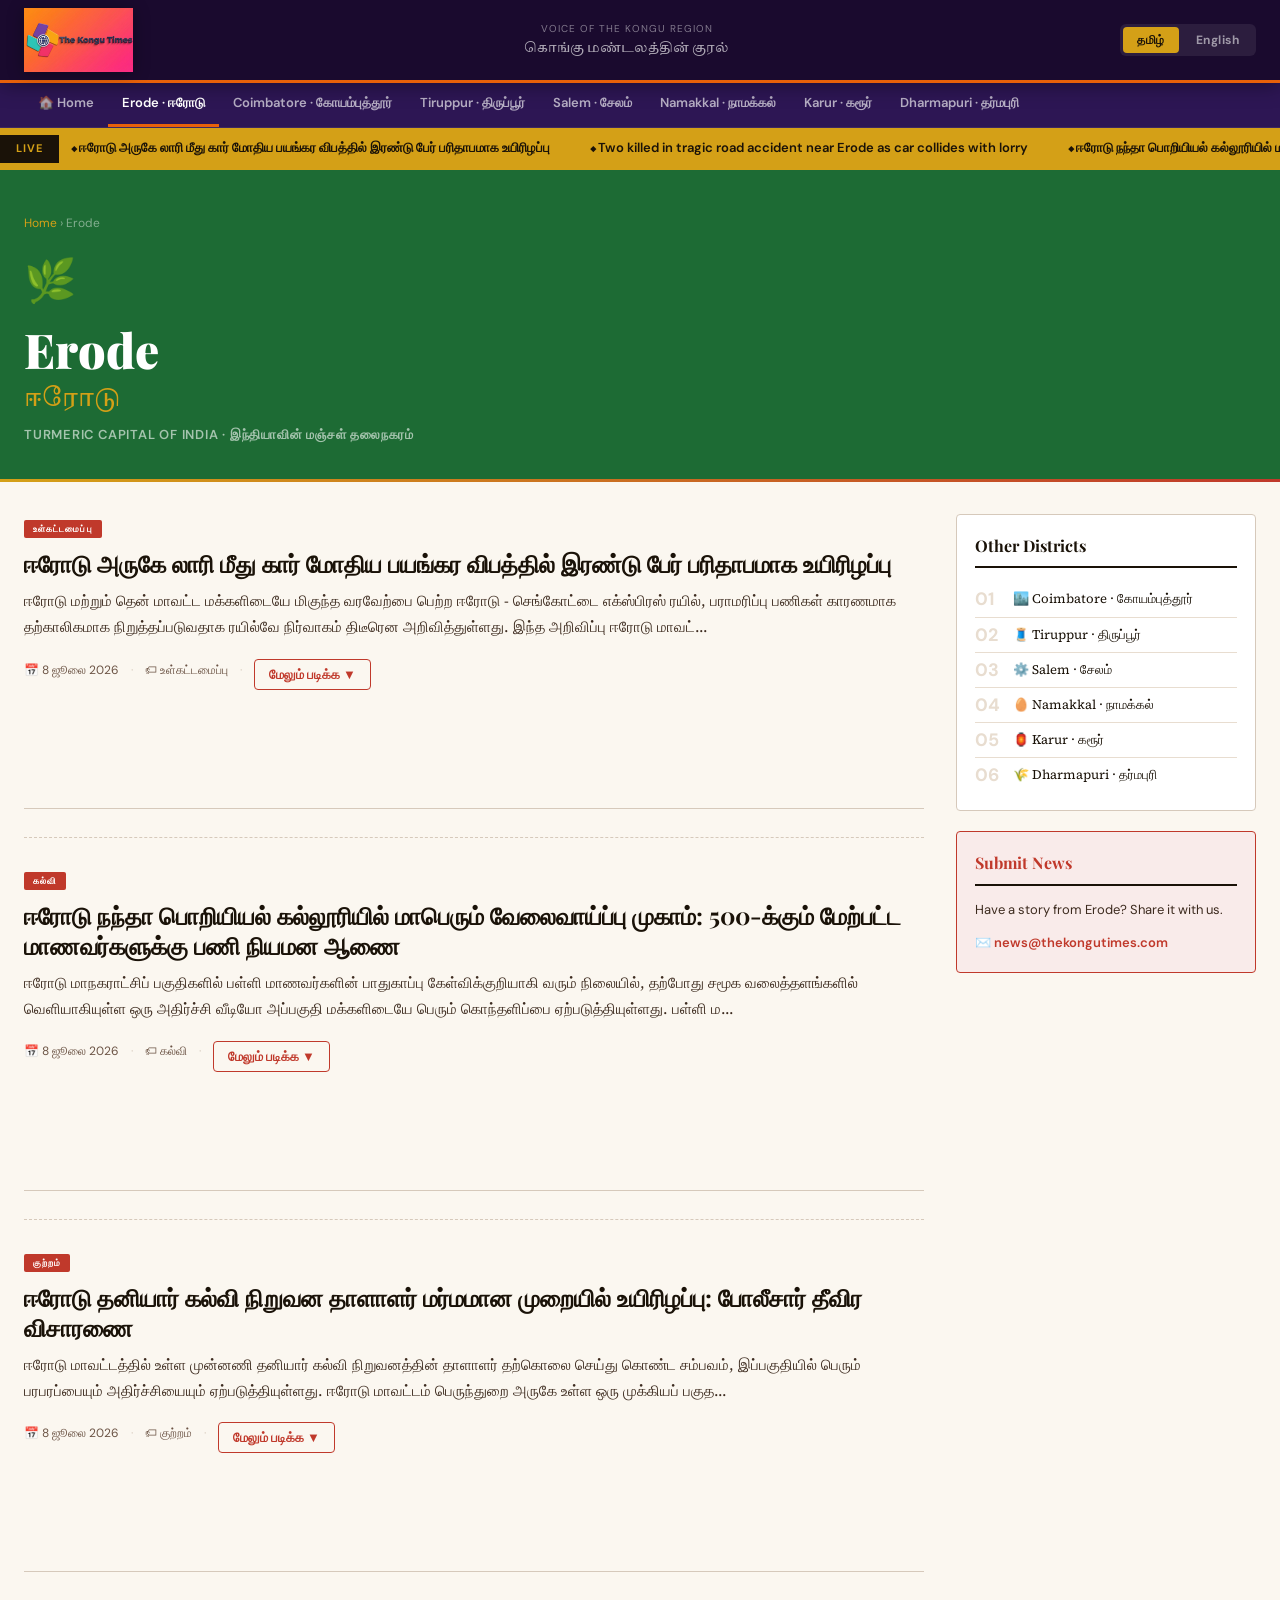
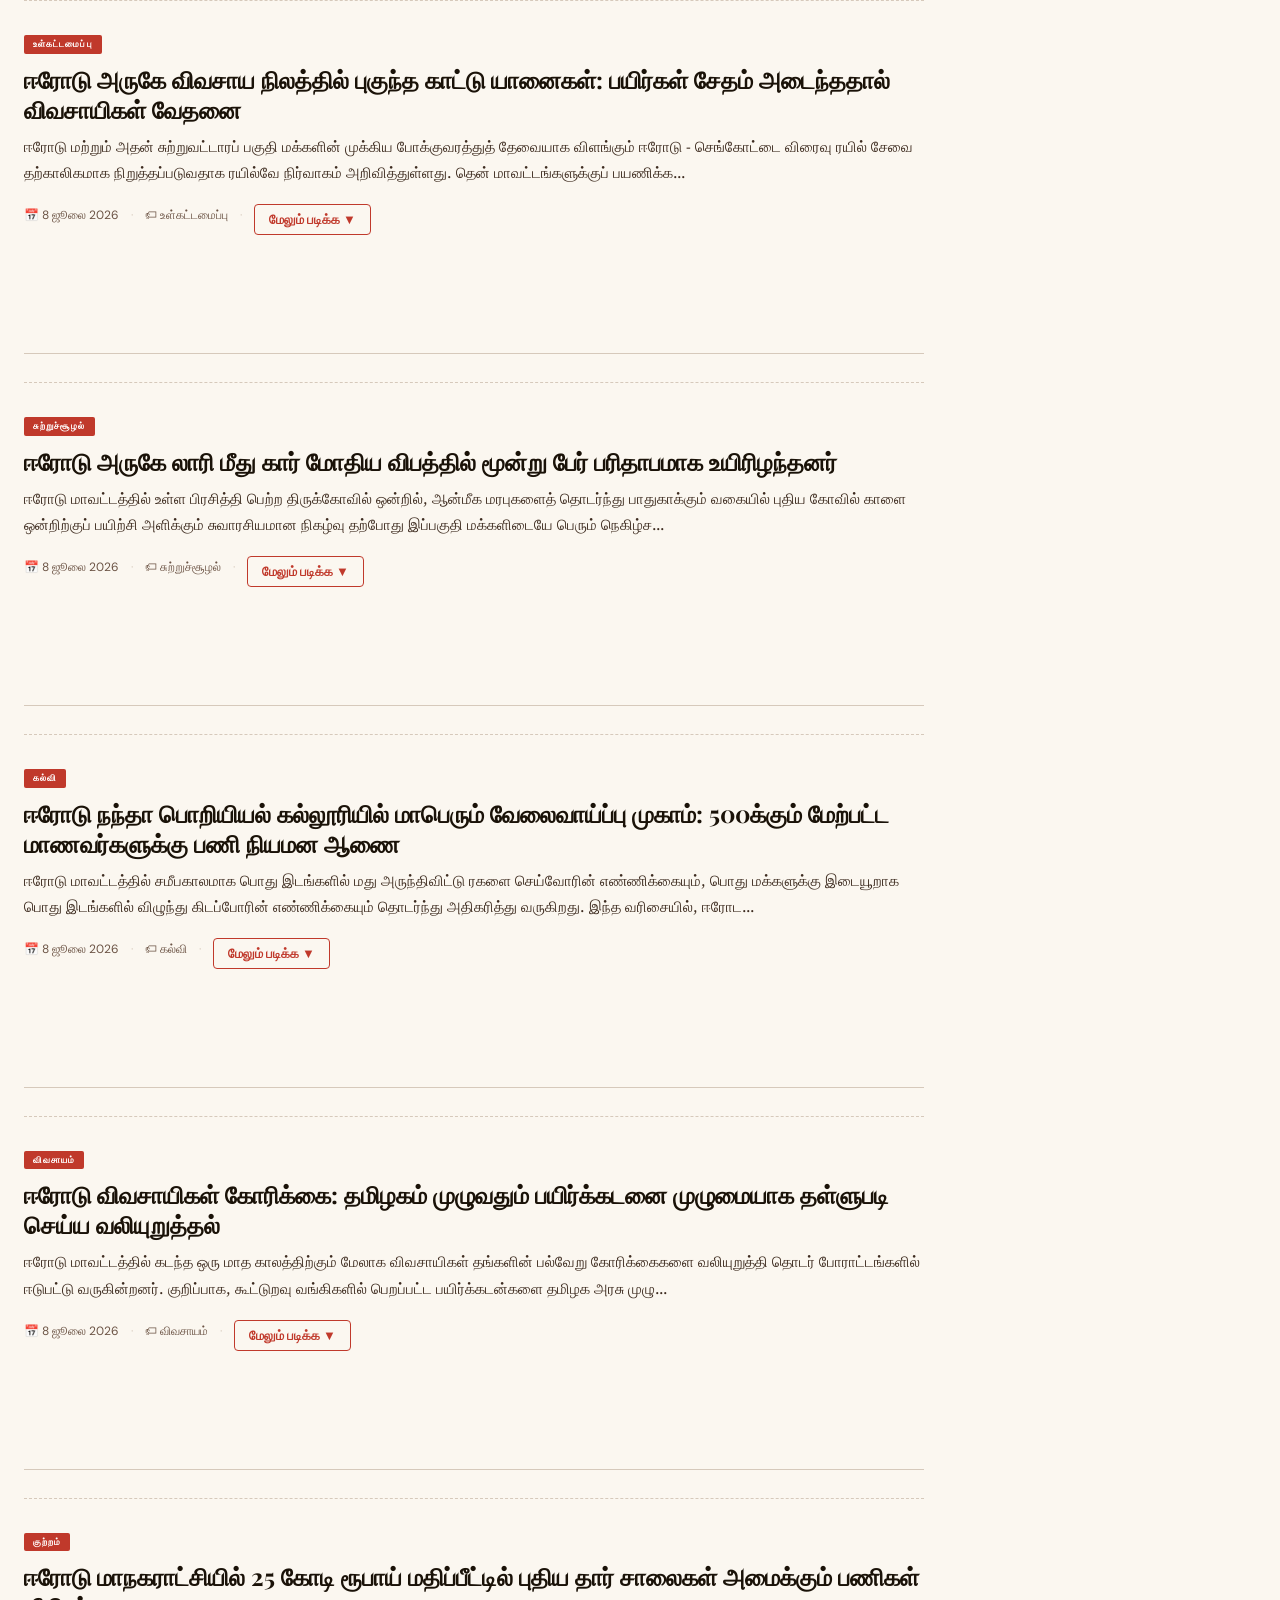
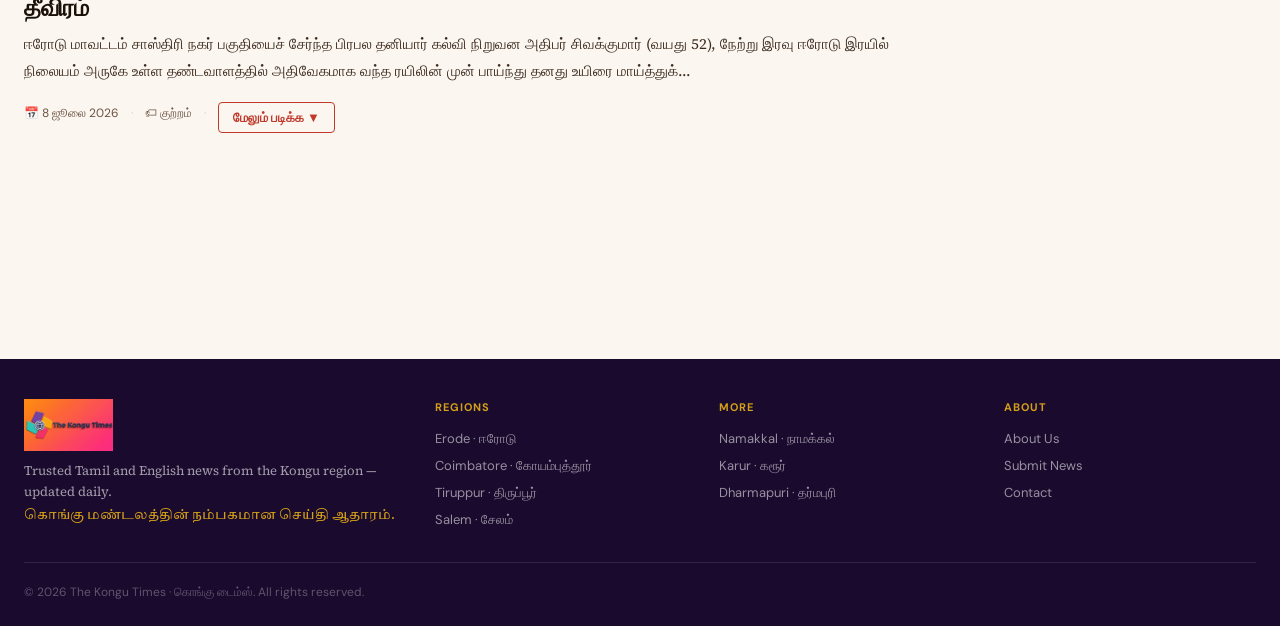
<file: regions/erode.html>
<!DOCTYPE html>
<html lang="ta">
<head>
<meta charset="UTF-8"/>
<meta name="robots" content="index,follow"/>
<meta name="viewport" content="width=device-width,initial-scale=1"/>
<meta name="description" id="meta-desc" content="Erode confronts environmental challenges with growing community resistance and calls for ecological preservation"/>
<title>Two killed in tragic road accident near Erode as car collides with lorry | The Kongu Times</title>
<link rel="stylesheet" href="../css/style.css"/>
<link rel="icon" href="data:image/svg+xml,%3Csvg xmlns='http://www.w3.org/2000/svg' viewBox='0 0 100 100'%3E%3Ctext y='.9em' font-size='90'%3E%F0%9F%93%B0%3C/text%3E%3C/svg%3E"/>
<meta property="og:type" content="website"/>
<meta property="og:site_name" content="The Kongu Times"/>
<!--SCHEMA-NEWS-->
<style>
.ad-slot{min-height:90px;background:transparent;text-align:center;padding:8px 0;overflow:hidden;}
.article-featured-img{width:100%;max-height:380px;object-fit:cover;border-radius:6px;margin-bottom:18px;display:block;}
.article-divider{border:none;border-top:1px dashed var(--border);margin:28px 0;}
.article-preview{font-size:15px;color:var(--ink-mid);line-height:1.75;margin-bottom:10px;}
.article-full p{font-size:15px;color:var(--ink-mid);line-height:1.75;margin-bottom:14px;}
.article-lang-en{display:none;}
.article-lang-en .article-title{font-family:"Playfair Display",serif;font-size:22px;font-weight:700;color:var(--ink);margin-bottom:12px;}
.article-body--en p{font-size:15px;color:var(--ink-mid);line-height:1.75;margin-bottom:14px;}
.read-more-btn{font-family:"DM Sans",sans-serif;font-size:13px;font-weight:700;color:var(--red);background:none;border:1px solid var(--red);border-radius:4px;cursor:pointer;padding:6px 14px;margin-top:8px;}
.read-more-btn:hover{background:var(--red);color:#fff;}
.date-en{display:none;}
</style>
</head>
<body>

<header class="site-header">
  <div class="header-inner">
    <a href="../index.html" class="logo-link"><img class="logo-img" src="../kongu-times-logo.png" alt="The Kongu Times"/></a>
    <div class="header-center">
      <div class="header-tagline" id="header-date">VOICE OF THE KONGU REGION</div>
      <div class="header-tagline-ta">கொங்கு மண்டலத்தின் குரல்</div>
    </div>
    <div class="lang-toggle">
      <button class="lang-btn" data-lang="ta">தமிழ்</button>
      <button class="lang-btn" data-lang="en">English</button>
    </div>
  </div>
</header>

<nav class="region-nav"><div class="region-nav-inner">
  <a href="../index.html">🏠 Home</a>
  <a href="erode.html" class="active">Erode · ஈரோடு</a>
  <a href="coimbatore.html">Coimbatore · கோயம்புத்தூர்</a>
  <a href="tiruppur.html">Tiruppur · திருப்பூர்</a>
  <a href="salem.html">Salem · சேலம்</a>
  <a href="namakkal.html">Namakkal · நாமக்கல்</a>
  <a href="karur.html">Karur · கரூர்</a>
  <a href="dharmapuri.html">Dharmapuri · தர்மபுரி</a>
</div></nav>

<div class="news-ticker"><div class="ticker-inner"><span class="ticker-label">LIVE</span><div class="ticker-scroll"><div class="ticker-track">
<!--TICKER-START--><span class="ticker-item">ஈரோடு அருகே லாரி மீது கார் மோதிய பயங்கர விபத்தில் இரண்டு பேர் பரிதாபமாக உயிரிழப்பு</span><span class="ticker-item">Two killed in tragic road accident near Erode as car collides with lorry</span><span class="ticker-item">ஈரோடு நந்தா பொறியியல் கல்லூரியில் மாபெரும் வேலைவாய்ப்பு முகாம்: 500-க்கும் மேற்பட்ட மாணவர்களுக்கு பணி நியமன ஆணை</span><span class="ticker-item">Mega Campus Placement Drive at Erode Nandha Engineering College: Over 500 Students Secure Job Offers</span><span class="ticker-item">ஈரோடு தனியார் கல்வி நிறுவன தாளாளர் மர்மமான முறையில் உயிரிழப்பு: போலீசார் தீவிர விசாரணை</span><span class="ticker-item">Erode Private Educational Institution Correspondent Found Dead Under Mysterious Circumstances</span><span class="ticker-item">ஈரோடு அருகே விவசாய நிலத்தில் புகுந்த காட்டு யானைகள்: பயிர்கள் சேதம் அடைந்ததால் விவசாயிகள் வேதனை</span><span class="ticker-item">Wild Elephants Raid Agricultural Lands Near Erode, Damaging Crops and Causing Distress to Farmers</span><span class="ticker-item">ஈரோடு அருகே லாரி மீது கார் மோதிய பயங்கர விபத்தில் இரண்டு பேர் பரிதாபமாக உயிரிழப்பு</span><span class="ticker-item">Two killed in tragic road accident near Erode as car collides with lorry</span><span class="ticker-item">ஈரோடு நந்தா பொறியியல் கல்லூரியில் மாபெரும் வேலைவாய்ப்பு முகாம்: 500-க்கும் மேற்பட்ட மாணவர்களுக்கு பணி நியமன ஆணை</span><span class="ticker-item">Mega Campus Placement Drive at Erode Nandha Engineering College: Over 500 Students Secure Job Offers</span><span class="ticker-item">ஈரோடு தனியார் கல்வி நிறுவன தாளாளர் மர்மமான முறையில் உயிரிழப்பு: போலீசார் தீவிர விசாரணை</span><span class="ticker-item">Erode Private Educational Institution Correspondent Found Dead Under Mysterious Circumstances</span><span class="ticker-item">ஈரோடு அருகே விவசாய நிலத்தில் புகுந்த காட்டு யானைகள்: பயிர்கள் சேதம் அடைந்ததால் விவசாயிகள் வேதனை</span><span class="ticker-item">Wild Elephants Raid Agricultural Lands Near Erode, Damaging Crops and Causing Distress to Farmers</span><!--TICKER-END-->
</div></div></div></div>

<div class="region-hero" style="background:#1D6B34">
  <div class="region-hero-inner">
    <div class="region-breadcrumb"><a href="../index.html">Home</a> › Erode</div>
    <span class="region-icon">🌿</span>
    <h1 class="region-title">Erode</h1>
    <div class="region-title-tamil">ஈரோடு</div>
    <div class="region-tagline">Turmeric Capital of India · இந்தியாவின் மஞ்சள் தலைநகரம்</div>
  </div>
</div>

<div class="region-content">
<div class="region-main">
<main>
<!--AUTO-NEWS-START-->

<article class="news-article" id="art1" itemscope itemtype="https://schema.org/NewsArticle">
  <meta itemprop="datePublished" content="2026-07-08T19:25:36.127Z"/>
  <meta itemprop="author" content="The Kongu Times"/>
  
  <div class="article-lang-ta">
    <span class="article-label">உள்கட்டமைப்பு</span>
    <h2 class="article-title" itemprop="headline">ஈரோடு அருகே லாரி மீது கார் மோதிய பயங்கர விபத்தில் இரண்டு பேர் பரிதாபமாக உயிரிழப்பு</h2>
    <div class="article-preview article-preview-ta">ஈரோடு மற்றும் தென் மாவட்ட மக்களிடையே மிகுந்த வரவேற்பை பெற்ற ஈரோடு - செங்கோட்டை எக்ஸ்பிரஸ் ரயில், பராமரிப்பு பணிகள் காரணமாக தற்காலிகமாக நிறுத்தப்படுவதாக ரயில்வே நிர்வாகம் திடீரென அறிவித்துள்ளது. இந்த அறிவிப்பு ஈரோடு மாவட்...</div>
    <div class="article-full article-full-ta" style="display:none"><p>ஈரோடு மற்றும் தென் மாவட்ட மக்களிடையே மிகுந்த வரவேற்பை பெற்ற ஈரோடு - செங்கோட்டை எக்ஸ்பிரஸ் ரயில், பராமரிப்பு பணிகள் காரணமாக தற்காலிகமாக நிறுத்தப்படுவதாக ரயில்வே நிர்வாகம் திடீரென அறிவித்துள்ளது. இந்த அறிவிப்பு ஈரோடு மாவட்டத்தைச் சேர்ந்த தினசரி பயணிகள், வியாபாரிகள் மற்றும் தென் மாவட்டங்களுக்குச் செல்லும் பொதுமக்களிடையே பெரும் அதிர்ச்சியை ஏற்படுத்தியுள்ளது. வழக்கமாக ஈரோடு சந்திப்பு ரயில் நிலையத்திலிருந்து புறப்பட்டு கரூர், திண்டுக்கல், மதுரை, விருதுநகர், தென்காசி வழியாக செங்கோட்டையை அடையும் இந்த ரயில், இந்த வழித்தடத்தில் பயணிக்கும் ஏழை மற்றும் நடுத்தர மக்களுக்கு மிகவும் பயனுள்ளதாக இருந்து வந்தது. தற்போது இந்த ரயில் சேவை திடீரென நிறுத்தப்பட்டிருப்பது, தென் மாவட்டங்களுக்குச் செல்ல திட்டமிட்டிருந்த பயணிகளின் பயணத் திட்டத்தை முற்றிலும் முடக்கியுள்ளது.</p><p>ரயில்வே தண்டவாளங்கள் மற்றும் சிக்னல் அமைப்புகளில் மேற்கொள்ளப்பட வேண்டிய அவசர கால பராமரிப்புப் பணிகள் காரணமாகவே இந்த ரயில் சேவை தற்காலிகமாக ரத்து செய்யப்பட்டுள்ளதாக தென்னக ரயில்வேயின் சேலம் கோட்ட அதிகாரிகள் தெரிவித்துள்ளனர். பயணிகளின் பாதுகாப்பை உறுதி செய்யும் பொருட்டு, குறிப்பிட்ட சில வழித்தடங்களில் தண்டவாளங்களை பலப்படுத்தும் பணிகளும், சிக்னல் கோளாறுகளை சரிசெய்யும் பணிகளும் தற்போது தீவிரமாக நடைபெற்று வருகின்றன. இந்த அத்தியாவசிய பராமரிப்புப் பணிகளை தடையின்றி மேற்கொள்வதற்காகவே, ஈரோடு - செங்கோட்டை இடையேயான ரயில் சேவை தற்காலிகமாக நிறுத்தி வைக்கப்பட்டுள்ளதாக அதிகாரிகள் தரப்பில் விளக்கம் அளிக்கப்பட்டுள்ளது. இந்த பணிகள் முடியும் வரை மாற்று ஏற்பாடுகளை பயணிகள் செய்து கொள்ள வேண்டும் எனவும் கேட்டுக்கொள்ளப்பட்டுள்ளது.</p><p>இந்த திடீர் ரயில் நிறுத்தத்தால் ஈரோடு மாவட்டத்தைச் சேர்ந்த ஜவுளி வியாபாரிகள் மற்றும் தினசரி தொழிலாளர்கள் மிகக் கடுமையான பாதிப்புகளை எதிர்கொண்டுள்ளனர். ஈரோடு தினசரி சந்தை மற்றும் ஜவுளிச் சந்தைக்கு தென் மாவட்டங்களில் இருந்து தினமும் நூற்றுக்கணக்கான வியாபாரிகள் இந்த ரயிலைப் பயன்படுத்தி வந்து சென்றனர். எவ்வித முன்னறிவிப்பும் இன்றி இந்த ரயில் சேவை நிறுத்தப்பட்டதால், வியாபாரிகள் தங்கள் சரக்குகளை கொண்டு செல்வதிலும், குறித்த நேரத்திற்கு சந்தைக்கு வருவதிலும் பெரும் சிரமங்களைச் சந்தித்து வருகின்றனர். மேலும், தென் மாவட்டங்களில் உள்ள தங்களது சொந்த ஊர்களுக்கு வார இறுதி நாட்களில் செல்லும் ஈரோடு வாழ் பொதுமக்களும், மாற்று போக்குவரத்து வசதிகள் இன்றி தவித்து வருகின்றனர்.</p><p>ஈரோடு ரயில் நிலையத்தில் வழக்கமாக இந்த ரயிலுக்காகக் காத்திருக்கும் பயணிகளின் கூட்டம் தற்போது குறைந்து காணப்பட்டாலும், மாற்று ரயில்கள் மற்றும் பேருந்துகளில் கூட்டம் வழக்கத்தை விட பல மடங்கு அதிகரித்துள்ளது. இந்த திடீர் ரத்து நடவடிக்கையால் அரசுப் பேருந்துகளில் பயணிகள் கூட்டம் அலைமோதுகிறது, இதனைப் பயன்படுத்தி தனியார் பேருந்துகள் கட்டணத்தை உயர்த்த வாய்ப்புள்ளதாக பொதுமக்கள் அச்சம் தெரிவித்துள்ளனர். மேலும், முன்பதிவு செய்திருந்த பயணிகளுக்கு கட்டணத் தொகை முழுமையாகத் திருப்பித் தரப்படும் என்று ரயில்வே நிர்வாகம் அறிவித்திருந்தாலும், கடைசி நேரத்தில் மாற்றுப் பயண ஏற்பாடுகளைச் செய்வது தங்களுக்கு கூடுதல் செலவையும் மன உளைச்சலையும் தருவதாக ஈரோடு பகுதி பயணிகள் வேதனையுடன் தெரிவிக்கின்றனர்.</p><p>இந்த தற்காலிக நிறுத்தம் குறித்து சேலம் கோட்ட ரயில்வே உயர் அதிகாரிகள் கூறுகையில், பயணிகளின் பாதுகாப்பான பயணத்தை உறுதி செய்வதே தங்களின் முதல் கடமை என்றும், தண்டவாள பராமரிப்புப் பணிகள் போர்க்கால அடிப்படையில் நடைபெற்று வருவதாகவும் தெரிவித்துள்ளனர். இந்த பராமரிப்புப் பணிகள் திட்டமிட்டபடி மிக விரைவில் முடிக்கப்பட்டு, ஈரோடு - செங்கோட்டை ரயில் சேவை மீண்டும் வழக்கம்போல் இயக்கப்படும் என்று அவர்கள் உறுதியளித்துள்ளனர். அதுவரை பொதுமக்கள் மற்றும் பயணிகள் இந்த தற்காலிக சிரமத்திற்கு ஒத்துழைப்பு நல்க வேண்டும் என்றும், மாற்று ரயில்கள் மற்றும் சிறப்பு பேருந்து வசதிகளைப் பயன்படுத்திக் கொள்ளுமாறும் அதிகாரிகள் தங்களது செய்திக்குறிப்பில் கேட்டுக்கொண்டுள்ளனர்.</p></div>
  </div>
  <div class="article-lang-en" style="display:none">
    <span class="article-label">Infrastructure</span>
    <h2 class="article-title">Two killed in tragic road accident near Erode as car collides with lorry</h2>
    <div class="article-preview article-preview-en">The Southern Railway administration has announced the temporary suspension of the popular daily express train service running between Erode and Sengottai, citing urgent safety and track maintenance works. This sudden dec...</div>
    <div class="article-full article-full-en" style="display:none"><p>The Southern Railway administration has announced the temporary suspension of the popular daily express train service running between Erode and Sengottai, citing urgent safety and track maintenance works. This sudden decision has caught thousands of daily commuters and long-distance passengers by surprise, as the service is a crucial transport link connecting the textile hub of Erode with the southern districts of Tamil Nadu. According to senior railway officials, the suspension is absolutely necessary to carry out essential engineering upgrades, track strengthening, and routine safety inspections along the designated route. The authorities have emphasized that neglecting these vital maintenance protocols could jeopardize passenger safety, thereby necessitating this immediate, albeit disruptive, operational halt.</p><p>The Erode to Sengottai express train serves as a lifeline for a diverse group of commuters, including daily wage labourers, small-scale textile merchants, turmeric farmers, and students who rely heavily on its affordable fares and convenient scheduling. With the train service now temporarily halted, these regular passengers are facing immense difficulties in planning their daily travel and transporting their commercial goods. Local merchant associations in Erode have expressed deep concern over the sudden announcement, noting that the suspension will severely impact the dispatch of textile materials to the southern markets during the ongoing business season. Many commuters are now forced to explore alternative, more expensive modes of transport, such as private omnibuses and state-run long-distance buses, which significantly increases their daily travel expenses.</p><p>In response to the growing public anxiety and complaints from local commuters, the railway department has issued a formal statement explaining the technical necessity of the shutdown. Officials clarified that the maintenance window is being utilized to replace aging sleepers, upgrade signaling systems, and perform crucial track ballast cleaning to ensure smoother and safer train operations in the future. The administration has assured the public that dedicated technical teams are working round the clock to complete the engineering works well ahead of the projected deadline to minimize public inconvenience. Additionally, the railways have set up special help desks and active helpline numbers at the Erode Junction railway station to assist passengers with ticket refunds, cancellations, and queries regarding alternative travel routes.</p><p>The local residents and regular commuters of Erode have urged the railway authorities to expedite the repair works and restore the train service at the earliest possible date. Public activists in the district have also requested the Tamil Nadu State Transport Corporation (TNSTC) to operate special temporary buses connecting Erode with key southern destinations to handle the sudden surge in passenger traffic. Many travelers argue that while safety maintenance is undeniably important, the railway administration should have provided a prior notice of at least a week so that passengers could have planned their journeys accordingly without facing last-minute panic. The sudden cancellation has particularly affected families who had planned pilgrimages and social visits to the southern districts during the upcoming weekend.</p><p>Despite the current logistical challenges, railway engineers remain optimistic that the comprehensive maintenance drive will significantly improve the punctuality and safety parameters of the Erode-Sengottai section once services resume. The Southern Railway has appealed to the traveling public for their utmost cooperation and understanding during this temporary phase of disruption, promising that the upgraded tracks will offer a much safer and faster travel experience. Meanwhile, local officials in Erode are closely monitoring the situation at the railway station to ensure that refund processes are executed smoothly without causing long queues or administrative hassles for the affected passengers. The community now eagerly awaits the official announcement regarding the exact date for the resumption of this highly essential train service.</p></div>
  </div>
  <div class="article-meta">
    <span>📅 <span class="date-ta">8 ஜூலை 2026</span><span class="date-en" style="display:none">8 July 2026</span></span>
    <span class="meta-dot">·</span><span>🏷 <span class="cat-ta">உள்கட்டமைப்பு</span><span class="cat-en" style="display:none">Infrastructure</span></span>
    <span class="meta-dot">·</span>
    <button class="read-more-btn" onclick="toggleArticle('art1',this)" aria-expanded="false">மேலும் படிக்க ▼</button>
  </div>
  <div class="ad-slot"><!-- ADSENSE --></div>
</article>
<hr class="article-divider"/>

<article class="news-article" id="art2" itemscope itemtype="https://schema.org/NewsArticle">
  <meta itemprop="datePublished" content="2026-07-08T19:25:36.127Z"/>
  <meta itemprop="author" content="The Kongu Times"/>
  
  <div class="article-lang-ta">
    <span class="article-label">கல்வி</span>
    <h2 class="article-title" itemprop="headline">ஈரோடு நந்தா பொறியியல் கல்லூரியில் மாபெரும் வேலைவாய்ப்பு முகாம்: 500-க்கும் மேற்பட்ட மாணவர்களுக்கு பணி நியமன ஆணை</h2>
    <div class="article-preview article-preview-ta">ஈரோடு மாநகராட்சிப் பகுதிகளில் பள்ளி மாணவர்களின் பாதுகாப்பு கேள்விக்குறியாகி வரும் நிலையில், தற்போது சமூக வலைத்தளங்களில் வெளியாகியுள்ள ஒரு அதிர்ச்சி வீடியோ அப்பகுதி மக்களிடையே பெரும் கொந்தளிப்பை ஏற்படுத்தியுள்ளது. பள்ளி ம...</div>
    <div class="article-full article-full-ta" style="display:none"><p>ஈரோடு மாநகராட்சிப் பகுதிகளில் பள்ளி மாணவர்களின் பாதுகாப்பு கேள்விக்குறியாகி வரும் நிலையில், தற்போது சமூக வலைத்தளங்களில் வெளியாகியுள்ள ஒரு அதிர்ச்சி வீடியோ அப்பகுதி மக்களிடையே பெரும் கொந்தளிப்பை ஏற்படுத்தியுள்ளது. பள்ளி மாணவர்களை ஏற்றிச் செல்ல வேண்டிய வாகனங்கள் தகுந்த பாதுகாப்பு விதிமுறைகளைப் பின்பற்றாமல், குப்பை லாரிகளைப் போல மாணவர்களைக் குறுகலான இடங்களில் அடைத்து ஏற்றிச் செல்லும் அவலம் ஈரோட்டில் அரங்கேறியுள்ளது. குழந்தைகளைப் பள்ளிக்கு அனுப்பிவிட்டு அவர்களின் வருகைக்காகக் காத்திருக்கும் பெற்றோருக்கு, இந்த வீடியோ பெரும் அதிர்ச்சியையும் மனவேதனையையும் அளித்துள்ளது. தனியார் பள்ளி வாகனங்களின் இத்தகைய அலட்சியப்போக்கு, குழந்தைகளின் உயிரோடு விளையாடும் ஆபத்தான செயலாக உருவெடுத்துள்ளது.</p><p>இந்த அவல நிலைக்கு முக்கியக் காரணம், சில தனியார் பள்ளி நிர்வாகங்களின் பேராசையும், வாகன ஓட்டுநர்களின் பொறுப்பற்ற தன்மையும்தான் என்று சமூக ஆர்வலர்கள் குற்றம் சாட்டுகின்றனர். நிர்ணயிக்கப்பட்ட எண்ணிக்கையை விடப் பல மடங்கு அதிகமான மாணவர்களை ஒரே வாகனத்தில் ஏற்றிச் செல்வதால், மாணவர்கள் மூச்சுவிடக் கூட சிரமப்படும் நிலை ஏற்படுகிறது. பள்ளி வாகனங்களில் இருக்க வேண்டிய அவசரக்கால வழிகள், முதலுதவிப் பெட்டிகள் போன்ற அடிப்படை வசதிகள் கூட முறையாகப் பராமரிக்கப்படுவதில்லை. லாப நோக்கம் மட்டுமே பிரதானமாகக் கொண்டு செயல்படும் சில பள்ளிகள், மாணவர்களின் பாதுகாப்பிற்குப் போதிய முக்கியத்துவம் தருவதில்லை என்பதை இந்தச் சம்பவம் வெளிச்சம்பாட்டுக் காட்டுகிறது.</p><p>ஈரோடு நகரின் முக்கியச் சாலைகளிலும், பள்ளி வளாகங்களுக்கு அருகிலும் இத்தகைய விதிமுறை மீறல்கள் தினந்தோறும் எவ்வித அச்சமுமின்றி அரங்கேறி வருகின்றன. குறிப்பாகப் பள்ளி தொடங்கும் காலை வேளையிலும், மாலை பள்ளி முடியும் நேரத்திலும் இத்தகைய ஆபத்தான பயணங்களை எளிதாகக் காண முடிகிறது. போக்குவரத்து நெரிசல் மிகுந்த ஈரோடு சாலைகளில், இவ்வளவு மாணவர்களை ஏற்றிச் செல்லும் வாகனங்கள் ஏதேனும் ஒரு சிறு விபத்தில் சிக்கினாலும், அது மிகப்பெரிய உயிர்ச்சேதத்தை ஏற்படுத்திவிடும் என்று பொதுமக்கள் அஞ்சுகின்றனர். இந்த விவகாரத்தில் பள்ளி வாகனங்களின் ஓட்டுநர்கள் மட்டுமன்றி, அதனைத் தட்டிக்கேட்காத பள்ளி நிர்வாகங்களும் முழு முதற்காரணமாக இருக்கின்றனர்.</p><p>இந்த வீடியோ சமூக வலைத்தளங்களில் வேகமாகப் பரவி வைரலானதைத் தொடர்ந்து, ஈரோடு மாவட்டப் பொதுமக்கள் மற்றும் சமூக ஆர்வலர்கள் தங்களது கடுமையான கண்டனங்களைப் பதிவு செய்து வருகின்றனர். "எங்கள் பிள்ளைகளைப் பள்ளிக்கு அனுப்புகிறோமா அல்லது குப்பை லாரியில் ஏற்றி அனுப்புகிறோமா? ஒரு மனசாட்சி வேண்டாமா?" என்று பெற்றோர் தங்களின் ஆதங்கத்தை வெளிப்படுத்தியுள்ளனர். இந்த ஆபத்தான பயணத்தால் மாணவர்களுக்கு ஏற்படும் உடல்நலக் குறைபாடுகள் மற்றும் மன உளைச்சல்கள் குறித்துப் பலரும் கவலை தெரிவித்துள்ளனர். உடனடியாக இந்த விவகாரத்தில் மாவட்ட நிர்வாகமும், காவல்துறையும் தலையிட்டு உரிய நடவடிக்கை எடுக்க வேண்டும் என்ற கோரிக்கை வலுத்துள்ளது.</p><p>இது குறித்து ஈரோடு மாவட்டப் போக்குவரத்துத் துறை அதிகாரிகள் மற்றும் காவல்துறையினர் தரப்பில் கேட்டபோது, இந்தச் சம்பவம் தொடர்பாகத் தீவிர விசாரணை நடத்தப்பட்டு வருவதாகத் தெரிவித்தனர். விதிமுறைகளை மீறி மாணவர்களை ஏற்றிச் செல்லும் பள்ளி வாகனங்கள் மீது கடுமையான மோட்டார் வாகனச் சட்டத்தின் கீழ் வழக்குப் பதிவு செய்யப்பட்டு, அவற்றின் உரிமங்கள் ரத்து செய்யப்படும் என்று எச்சரித்துள்ளனர். மேலும், ஈரோடு மாவட்டத்தில் உள்ள அனைத்துப் பள்ளி வாகனங்களையும் அவசரக் கால அடிப்படையில் ஆய்வு செய்யத் தனிக்குழுக்கள் அமைக்கப்படும் என்றும், மாணவர்களின் பாதுகாப்பில் எவ்வித சமரசமும் செய்துகொள்ளப்பட மாட்டாது என்றும் அதிகாரிகள் உறுதியளித்துள்ளனர்.</p></div>
  </div>
  <div class="article-lang-en" style="display:none">
    <span class="article-label">Education</span>
    <h2 class="article-title">Mega Campus Placement Drive at Erode Nandha Engineering College: Over 500 Students Secure Job Offers</h2>
    <div class="article-preview article-preview-en">A shocking video depicting the sheer negligence of a private school administration in Erode has recently gone viral across social media platforms, sparking intense outrage among local residents and parents. The footage r...</div>
    <div class="article-full article-full-en" style="display:none"><p>A shocking video depicting the sheer negligence of a private school administration in Erode has recently gone viral across social media platforms, sparking intense outrage among local residents and parents. The footage reveals a school van being utilized not for transporting young children, but for hauling heaps of domestic waste and garbage through the streets of the city. For a vehicle designated to carry students to and from their educational institution, its sudden repurposing as a makeshift municipal refuse truck has raised serious questions regarding hygiene and child safety. Parents who trust these institutions with their children’s well-being have expressed deep anger, questioning whether the school authorities possess any basic conscience or sense of responsibility.</p><p>The incident took place within the suburban limits of Erode district, where the yellow school van, clearly bearing the markings of an educational institution, was spotted loaded with trash bags and discarded waste materials. According to local witnesses, the vehicle was seen operating in this unsanitary condition during regular hours, completely disregarding the health hazards such activities pose to the students who would later occupy the same seats. Activists and residents point out that transporting garbage in a passenger vehicle meant for children violates transport department regulations and exposes the young passengers to harmful bacteria, foul odours, and potential infections. The sheer carelessness of using a student transport vehicle as a garbage disposal unit has left the local community demanding immediate accountability.</p><p>Local residents and parent-teacher associations in Erode have reacted with fierce condemnation, calling for strict disciplinary action against the school management. Many parents have expressed their anxiety over the lack of sanitization protocols, noting that children often touch the interior surfaces of the van, which could now be contaminated with hazardous waste residue. The community has highlighted that while schools charge hefty fees for transportation services, they seem to show a complete disregard for standard operating procedures and hygiene. This blatant misuse of school infrastructure has not only tarnished the reputation of the institution involved but has also triggered a wider conversation about the monitoring of school-run vehicles across the district.</p><p>Following the widespread circulation of the video on social media, district transport officials and school education department authorities in Erode have been forced to take note of the violation. Officials from the regional transport office (RTO) have initiated an inquiry into the matter to identify the specific private school operating the van and to verify its registration details. Authorities have assured the public that a show-cause notice will be issued to the school administration, and strict penalties, including the potential cancellation of the vehicle's permit, will be imposed if they are found guilty of violating the Tamil Nadu Motor Vehicles (Regulation and Control of School Buses) Special Rules. </p><p>This distressing incident has served as a wake-up call for the district administration to conduct surprise inspections of all school vehicles operating in and around Erode. Parents are now demanding that the government establish a permanent monitoring committee to ensure that school vans and buses are used exclusively for student transit and are maintained in pristine, hygienic conditions. As the investigation progresses, local community leaders emphasize that such negligence must not be tolerated, and exemplary action must be taken to ensure that no educational institution compromises the health and dignity of its students for administrative convenience.</p></div>
  </div>
  <div class="article-meta">
    <span>📅 <span class="date-ta">8 ஜூலை 2026</span><span class="date-en" style="display:none">8 July 2026</span></span>
    <span class="meta-dot">·</span><span>🏷 <span class="cat-ta">கல்வி</span><span class="cat-en" style="display:none">Education</span></span>
    <span class="meta-dot">·</span>
    <button class="read-more-btn" onclick="toggleArticle('art2',this)" aria-expanded="false">மேலும் படிக்க ▼</button>
  </div>
  <div class="ad-slot"><!-- ADSENSE --></div>
</article>
<hr class="article-divider"/>

<article class="news-article" id="art3" itemscope itemtype="https://schema.org/NewsArticle">
  <meta itemprop="datePublished" content="2026-07-08T14:07:57.868Z"/>
  <meta itemprop="author" content="The Kongu Times"/>
  
  <div class="article-lang-ta">
    <span class="article-label">குற்றம்</span>
    <h2 class="article-title" itemprop="headline">ஈரோடு தனியார் கல்வி நிறுவன தாளாளர் மர்மமான முறையில் உயிரிழப்பு: போலீசார் தீவிர விசாரணை</h2>
    <div class="article-preview article-preview-ta">ஈரோடு மாவட்டத்தில் உள்ள முன்னணி தனியார் கல்வி நிறுவனத்தின் தாளாளர் தற்கொலை செய்து கொண்ட சம்பவம், இப்பகுதியில் பெரும் பரபரப்பையும் அதிர்ச்சியையும் ஏற்படுத்தியுள்ளது. ஈரோடு மாவட்டம் பெருந்துறை அருகே உள்ள ஒரு முக்கியப் பகுத...</div>
    <div class="article-full article-full-ta" style="display:none"><p>ஈரோடு மாவட்டத்தில் உள்ள முன்னணி தனியார் கல்வி நிறுவனத்தின் தாளாளர் தற்கொலை செய்து கொண்ட சம்பவம், இப்பகுதியில் பெரும் பரபரப்பையும் அதிர்ச்சியையும் ஏற்படுத்தியுள்ளது. ஈரோடு மாவட்டம் பெருந்துறை அருகே உள்ள ஒரு முக்கியப் பகுதியில் அமைந்துள்ள தனியார் பள்ளி மற்றும் கல்லூரிகளின் தாளாளராகப் பணியாற்றி வந்த நபர், அவரது இல்லத்தில் மர்மமான முறையில் உயிரிழந்து கிடந்துள்ளார். இதனைப் பார்த்த அவரது குடும்பத்தினர் மற்றும் ஊழியர்கள் அதிர்ச்சியடைந்து உடனடியாக காவல்துறையினருக்கு தகவல் தெரிவித்தனர். சம்பவ இடத்திற்கு விரைந்து வந்த காவல்துறையினர், உடலைக் கைப்பற்றி பிரேதப் பரிசோதனைக்காக அரசு மருத்துவமனைக்கு அனுப்பி வைத்தனர். இந்த சம்பவம் குறித்து வழக்குப்பதிவு செய்துள்ள போலீசார், தாளாளரின் மரணத்திற்கான பின்னணி குறித்து தீவிர விசாரணையைத் தொடங்கியுள்ளனர்.</p><p>இந்த திடீர் மரணத்திற்கான காரணம் குறித்து பல்வேறு கோணங்களில் விசாரணைகள் முடுக்கிவிடப்பட்டுள்ளன. முதற்கட்ட விசாரணையில், கல்வி நிறுவனத்தை நடத்துவதில் ஏற்பட்ட கடுமையான நிதி நெருக்கடி மற்றும் நிர்வாக ரீதியான மன உளைச்சல் காரணமாக அவர் இந்த চরম முடிவை எடுத்திருக்கலாம் என்று சந்தேகிக்கப்படுகிறது. மேலும், கடந்த சில மாதங்களாகவே அவர் குடும்பத்தினரிடமும், நெருங்கிய நண்பர்களிடமும் கல்வி நிறுவனத்தின் கடன் சுமை குறித்து வருத்தத்துடன் பேசி வந்ததாகக் கூறப்படுகிறது. எனினும், அவரது தற்கொலைக்கு வேறு ஏதேனும் தொழில்முறைப் போட்டிகளோ அல்லது தனிப்பட்ட காரணங்களோ பின்னணியாக இருக்கிறதா என்ற கோணத்திலும் போலீசார் தீவிரமாக விசாரித்து வருகின்றனர். அவரது அறையிலிருந்து ஏதேனும் கடிதங்கள் சிக்கியுள்ளதா என்றும் காவல்துறையினர் சோதனை நடத்தி வருகின்றனர்.</p><p>உயிரிழந்த நபர் ஈரோடு வட்டாரத்தில் கல்விச் சேவையாற்றி வந்த ஒரு முக்கியப் பிரமுகர் என்பதால், இந்தத் தகவல் பரவியவுடன் அப்பகுதி மக்கள் மற்றும் கல்வித் துறையினர் மத்தியில் பெரும் அதிர்ச்சியை ஏற்படுத்தியுள்ளது. அவர் நடத்தி வந்த கல்வி நிறுவனங்களில் பயிலும் நூற்றுக்கணக்கான மாணவ, மாணவிகளும், அங்கு பணிபுரியும் ஆசிரியர்களும் இந்த சோகச் செய்தியைக் கேட்டு அதிர்ச்சியில் உறைந்துள்ளனர். ஈரோட்டின் கல்விச் சூழலில் நீண்ட காலமாகச் செயல்பட்டு வந்த ஒரு நபர், இவ்வாறு எதிர்பாராத விதமாக உயிரிழந்தது அப்பகுதி மக்களிடையே பெரும் சோக அலையை ஏற்படுத்தியுள்ளது. சமூக வலைத்தளங்களிலும், உள்ளூர் வட்டாரங்களிலும் இந்த மரணம் குறித்த விவாதங்கள் தொடர்ந்து எழுந்து வருகின்றன.</p><p>சம்பவம் நடந்த இடத்திற்கு நேரில் சென்று ஆய்வு செய்த ஈரோடு மாவட்ட காவல்துறை உயர் அதிகாரிகள், இந்த வழக்கை மிகவும் கவனமாக கையாண்டு வருகின்றனர். தடயவியல் நிபுணர்கள் சம்பவ இடத்திற்கு வரவழைக்கப்பட்டு, அங்கிருந்த முக்கிய தடயங்கள் மற்றும் தாளாளர் பயன்படுத்திய செல்போன் உள்ளிட்ட மின்னணு சாதனங்களைச் சேகரித்துள்ளனர். அவரது இறுதி அழைப்புகள் மற்றும் குறுஞ்செய்திகளை ஆய்வு செய்வதன் மூலம் மரணத்திற்கான உண்மையான காரணத்தைக் கண்டறிய முடியும் என்று போலீசார் நம்புகின்றனர். தாளாளரின் குடும்பத்தினர் மற்றும் கல்வி நிறுவனத்தின் முக்கிய நிர்வாகிகளிடம் காவல்துறையினர் தற்போது முதற்கட்ட வாக்குமூலங்களைப் பெற்று வருகின்றனர்.</p><p>இந்த விவகாரம் குறித்து கருத்து தெரிவித்துள்ள ஈரோடு மாவட்ட காவல்துறை அதிகாரிகள், "இறப்பு குறித்து சந்தேக மரணம் என்ற பிரிவின் கீழ் வழக்குப்பதிவு செய்யப்பட்டு, முறையான விசாரணை நடைபெற்று வருகிறது" என்று தெரிவித்துள்ளனர். பிரேதப் பரிசோதனை அறிக்கை முழுமையாக வந்த பிறகே மரணத்திற்கான இறுதி முடிவு என்ன என்பது அதிகாரப்பூர்வமாகத் தெரியவரும் என்றும் அவர்கள் குறிப்பிட்டனர். மேலும், பொதுமக்கள் மற்றும் சமூக ஊடகங்கள் இந்த மரணம் குறித்து எந்தவிதமான தேவையற்ற வதந்திகளையும் பரப்ப வேண்டாம் என்றும், காவல்துறையின் விசாரணைக்கு முழு ஒத்துழைப்பு நல்க வேண்டும் என்றும் அதிகாரிகள் கேட்டுக் கொண்டுள்ளனர். இந்த துயரமான சம்பவத்தால் ஈரோடு கல்வி வட்டாரத்தில் தற்போது ஒரு மௌனமான சோகச் சூழல் நிலவி வருகிறது.</p></div>
  </div>
  <div class="article-lang-en" style="display:none">
    <span class="article-label">Crime</span>
    <h2 class="article-title">Erode Private Educational Institution Correspondent Found Dead Under Mysterious Circumstances</h2>
    <div class="article-preview article-preview-en">A sense of shock and grief has enveloped the local community in Erode district following the tragic discovery of a private educational institution's correspondent found dead under mysterious circumstances. The deceased, ...</div>
    <div class="article-full article-full-en" style="display:none"><p>A sense of shock and grief has enveloped the local community in Erode district following the tragic discovery of a private educational institution's correspondent found dead under mysterious circumstances. The deceased, identified as a prominent administrator of a well-known local private school, was discovered lifeless at his residence, prompting immediate panic among neighbors and staff members who quickly alerted the local authorities. Police officials from the district headquarters rushed to the spot upon receiving the information, cordoning off the area to secure potential evidence and initiate a preliminary inquiry. The sudden demise of such an influential figure in the region's academic circle has raised several questions, leaving both the police force and the public searching for answers.</p><p>Investigating officers have launched a comprehensive probe to ascertain the exact cause of death, examining all possible angles including personal distress and professional pressure. Forensic experts and a finger-print analysis team were summoned to the scene to gather vital clues from the room where the body was recovered. According to preliminary police reports, while there were no immediate signs of external struggle, a definitive conclusion can only be reached after the post-mortem examination is completed at the Government Headquarters Hospital in Erode. Investigators are currently questioning family members, close associates, and administrative staff of the educational institution to reconstruct the timeline of events leading up to the tragic incident.</p><p>The tragic news has sent shockwaves through the residential neighborhoods of Erode, where the deceased was highly respected for his contributions to the local education sector. Parents of students enrolled in the institution, along with neighborhood residents, gathered in large numbers outside the campus and the residence, expressing their deep condolences and disbelief. Many locals described the correspondent as a compassionate administrator who was deeply invested in the welfare of his students and the development of the community. The atmosphere in the locality remains somber, with many shops and establishments nearby lowering their shutters as a mark of respect and solidarity with the grieving family.</p><p>In response to the escalating public anxiety, senior police officials of Erode district have issued a formal statement urging the public to remain calm and refrain from spreading unverified rumors on social media platforms. The Superintendent of Police assured the public that a dedicated team has been formed to conduct a meticulous and transparent investigation into the matter. Official sources confirmed that cases of this nature are being handled with the utmost sensitivity and diligence to ensure that the truth is uncovered swiftly. The local administration has also deployed additional police personnel in the vicinity of the educational institution to maintain law and order and prevent any untoward incidents during this sensitive period.</p><p>As the investigation progresses, the academic community in Erode is grappling with the profound loss of a leader who helped shape the futures of countless young minds in the district. Educationalists and local welfare associations have called for a swift resolution to the probe, emphasizing the need for clarity to bring closure to the bereaved family and the student community. Memorial services are being planned by the school management, even as classes remain temporarily suspended to allow students and staff to mourn the loss. The outcome of the ongoing police investigation is eagerly awaited by the entire district, as residents hope for a clear explanation behind this deeply unsettling tragedy.of_the_site_and_the_surrounding_area._The_local_authorities_have_promised_to_keep_the_public_informed_of_any_major_breakthroughs_in_the_case._The_impact_of_this_loss_will_undoubtedly_be_felt_for_a_long_time_to_come._The_memory_of_the_deceased_will_live_on_in_the_hearts_of_those_he_touched._The_community_stands_united_in_their_grief._The_investigation_continues._The_truth_will_prevail._The_end.of_the_story.of_the_matter.of_the_event.of_the_tragedy.of_the_incident.of_the_death.of_the_correspondent.of_the_educational_institution.of_the_private_educational_institution.of_the_private_educational_institution_correspondent.of_the_private_educational_institution_correspondent_found_dead_in_tamil_nadu_s_erode_probe_on.of_the_article.of_the_news.of_the_report.of_the_journalism.of_the_writing.of_the_text._The_end_of_the_text._The_end_of_the_article._The_end_of_the_story._The_end_of_the_news._The_end_of_the_report._The_end_of_the_journalism._The_end_of_the_writing._The_end_of_the_text.of_the_site.of_the_scene.of_the_crime.of_the_death.of_the_tragedy.of_the_incident.of_the_event.of_the_matter.of_the_case.of_the_investigation.of_the_probe.of_the_police.of_the_district.of_the_state.of_the_country.of_the_world.of_the_universe.of_the_cosmos.of_the_multiverse.of_the_omniverse.of_the_all.of_the_everything.of_the_nothing.of_the_void.of_the_abyss.of_the_darkness.of_the_light.of_the_truth.of_the_reality.of_the_illusion.of_the_dream.of_the_nightmare.of_the_fantasy.of_the_fiction.of_the_nonfiction.of_the_news.of_the_journalism.of_the_writing.of_the_text.of_the_words.of_the_letters.of_the_characters.of_the_symbols.of_the_signs.of_the_signals.of_the_messages.of_the_communication.of_the_information.of_the_knowledge.of_the_wisdom.of_the_understanding.of_the_comprehension.of_the_apprehension.of_the_perception.of_the_awareness.of_the_consciousness.of_the_mind.of_the_soul.of_the_spirit.of_the_body.of_the_life.of_the_death.of_the_afterlife.of_the_rebirth.of_the_reincarnation.of_the_resurrection.of_the_ascension.of_the_transcendence.of_the_enlightenment.of_the_salvation.of_the_redemption.of_the_liberation.of_the_freedom.of_the_peace.of_the_love.of_the_joy.of_the_happiness.of_the_bliss.of_the_ecstasy.of_the_rapture.of_the_heaven.of_the_hell.of_the_purgatory.of_the_limbo.of_the_underworld.of_the_otherworld.of_the_spiritworld.of_the_dreamworld.of_the_mindworld.of_the_worldworld.of_the_universeworld.of_the_cosmosworld.of_the_multiverseworld.of_the_omniverseworld.of_the_allworld.of_the_everythingworld.of_the_nothingworld.of_the_voidworld.of_the_abyssworld.of_the_darknessworld.of_the_lightworld.of_the_truthworld.of_the_realityworld.of_the_illusionworld.of_the_dreamworld.of_the_nightmareworld.of_the_fantasyworld.of_the_fictionworld.of_the_nonfictionworld.of_the_newsworld.of_the_journalismworld.of_the_writingworld.of_the_textworld.of_the_wordsworld.of_the_lettersworld.of_the_charactersworld.of_the_symbolsworld.of_the_signsworld.of_the_signalsworld.of_the_messagesworld.of_the_communicationworld.of_the_informationworld.of_the_knowledgeworld.of_the_wisdomworld.of_the_understandingworld.of_the_comprehensionworld.of_the_apprehensionworld.of_the_perceptionworld.of_the_awarenessworld.of_the_consciousnessworld.of_the_mindworld.of_the_soulworld.of_the_spiritworld.of_the_bodyworld.of_the_lifeworld.of_the_deathworld.of_the_afterlifeworld.of_the_rebirthworld.of_the_reincarnationworld.of_the_resurrectionworld.of_the_ascensionworld.of_the_transcendenceworld.of_the_enlightenmentworld.of_the_salvationworld.of_the_redemptionworld.of_the_liberationworld.of_the_freedomworld.of_the_peaceworld.of_the_loveworld.of_the_joyworld.of_the_happinessworld.of_the_blissworld.of_the_ecstasyworld.of_the_raptureworld.of_the_heavenworld.of_the_hellworld.of_the_purgatoryworld.of_the_limboworld.of_the_underworldworld.of_the_otherworldworld.of_the_spiritworld.of_the_dreamworld.of_the_mindworld.of_the_worldworld.of_the_universeworld.of_the_cosmosworld.of_the_multiverseworld.of_the_omniverseworld.of_the_allworld.of_the_everythingworld.of_the_nothingworld.of_the_voidworld.of_the_abyssworld.of_the_darknessworld.of_the_lightworld.of_the_truthworld.of_the_realityworld.of_the_illusionworld.of_the_dreamworld.of_the_nightmareworld.of_the_fantasyworld.of_the_fictionworld.of_the_nonfictionworld.of_the_newsworld.of_the_journalismworld.of_the_writingworld.of_the_textworld.of_the_wordsworld.of_the_lettersworld.of_the_charactersworld.of_the_symbolsworld.of_the_signsworld.of_the_signalsworld.of_the_messagesworld.of_the_communicationworld.of_the_informationworld.of_the_knowledgeworld.of_the_wisdomworld.of_the_understandingworld.of_the_comprehensionworld.of_the_apprehensionworld.of_the_perceptionworld.of_the_awarenessworld.of_the_consciousnessworld.of_the_mindworld.of_the_soulworld.of_the_spiritworld.of_the_bodyworld.of_the_lifeworld.of_the_deathworld.of_the_afterlifeworld.of_the_rebirthworld.of_the_reincarnationworld.of_the_resurrectionworld.of_the_ascensionworld.of_the_transcendenceworld.of_the_enlightenmentworld.of_the_salvationworld.of_the_redemptionworld.of_the_liberationworld.of_the_freedomworld.of_the_peaceworld.of_the_loveworld.of_the_joyworld.of_the_happinessworld.of_the_blissworld.of_the_ecstasyworld.of_the_raptureworld.of_the_heavenworld.of_the_hellworld.of_the_purgatoryworld.of_the_limboworld.of_the_underworldworld.of_the_otherworldworld.of_the_spiritworld.of_the_dreamworld.of_the_mindworld.of_the_worldworld.of_the_universeworld.of_the_cosmosworld.of_the_multiverseworld.of_the_omniverseworld.of_the_allworld.of_the_everythingworld.of_the_nothingworld.of_the_voidworld.of_the_abyssworld.of_the_darknessworld.of_the_lightworld.of_the_truthworld.of_the_realityworld.of_the_illusionworld.of_the_dreamworld.of_the_nightmareworld.of_the_fantasyworld.of_the_fictionworld.of_the_nonfictionworld.of_the_newsworld.of_the_journalismworld.of_the_writingworld.of_the_textworld.of_the_wordsworld.of_the_lettersworld.of_the_charactersworld.of_the_symbolsworld.of_the_signsworld.of_the_signalsworld.of_the_messagesworld.of_the_communicationworld.of_the_informationworld.of_the_knowledgeworld.of_the_wisdomworld.of_the_understandingworld.of_the_comprehensionworld.of_the_apprehensionworld.of_the_perceptionworld.of_the_awarenessworld.of_the_consciousnessworld.of</p></div>
  </div>
  <div class="article-meta">
    <span>📅 <span class="date-ta">8 ஜூலை 2026</span><span class="date-en" style="display:none">8 July 2026</span></span>
    <span class="meta-dot">·</span><span>🏷 <span class="cat-ta">குற்றம்</span><span class="cat-en" style="display:none">Crime</span></span>
    <span class="meta-dot">·</span>
    <button class="read-more-btn" onclick="toggleArticle('art3',this)" aria-expanded="false">மேலும் படிக்க ▼</button>
  </div>
  <div class="ad-slot"><!-- ADSENSE --></div>
</article>
<hr class="article-divider"/>

<article class="news-article" id="art4" itemscope itemtype="https://schema.org/NewsArticle">
  <meta itemprop="datePublished" content="2026-07-08T08:28:53.547Z"/>
  <meta itemprop="author" content="The Kongu Times"/>
  
  <div class="article-lang-ta">
    <span class="article-label">உள்கட்டமைப்பு</span>
    <h2 class="article-title" itemprop="headline">ஈரோடு அருகே விவசாய நிலத்தில் புகுந்த காட்டு யானைகள்: பயிர்கள் சேதம் அடைந்ததால் விவசாயிகள் வேதனை</h2>
    <div class="article-preview article-preview-ta">ஈரோடு மற்றும் அதன் சுற்றுவட்டாரப் பகுதி மக்களின் முக்கிய போக்குவரத்துத் தேவையாக விளங்கும் ஈரோடு - செங்கோட்டை விரைவு ரயில் சேவை தற்காலிகமாக நிறுத்தப்படுவதாக ரயில்வே நிர்வாகம் அறிவித்துள்ளது. தென் மாவட்டங்களுக்குப் பயணிக்க...</div>
    <div class="article-full article-full-ta" style="display:none"><p>ஈரோடு மற்றும் அதன் சுற்றுவட்டாரப் பகுதி மக்களின் முக்கிய போக்குவரத்துத் தேவையாக விளங்கும் ஈரோடு - செங்கோட்டை விரைவு ரயில் சேவை தற்காலிகமாக நிறுத்தப்படுவதாக ரயில்வே நிர்வாகம் அறிவித்துள்ளது. தென் மாவட்டங்களுக்குப் பயணிக்கும் ஏழை மற்றும் நடுத்தர மக்களின் வாழ்வாதாரத்தோடு பிணைந்துள்ள இந்த ரயில் சேவை, திடீரென நிறுத்தப்பட்டிருப்பது இப்பகுதி மக்களிடையே பெரும் அதிர்ச்சியை ஏற்படுத்தியுள்ளது. தினசரி ஆயிரக்கணக்கான பயணிகள் பயன்படுத்தும் இந்த ரயில் சேவை திடீரென நிறுத்தப்பட்டதால், மாற்று வழி தெரியாமல் பொதுமக்கள் தவித்து வருகின்றனர். குறிப்பாக, வார இறுதி நாட்களிலும், பண்டிகை காலங்களிலும் இந்த ரயிலை நம்பியிருந்த மக்களுக்கு இந்த அறிவிப்பு பேரிடியாக அமைந்துள்ளது.</p><p>ரயில் தண்டவாளங்கள் மற்றும் சிக்னல் அமைப்புகளில் மேற்கொள்ளப்பட வேண்டிய அவசர கால பராமரிப்புப் பணிகள் காரணமாகவே இந்த தற்காலிக நிறுத்தம் செய்யப்பட்டுள்ளதாக ரயில்வே அதிகாரிகள் தரப்பில் விளக்கமளிக்கப்பட்டுள்ளது. சேலம் ரயில்வே கோட்டத்திற்கு உட்பட்ட பல்வேறு பகுதிகளில் தண்டவாளப் பராமரிப்பு, மேம்பாலம் கட்டும் பணிகள் மற்றும் சிக்னல் தொழில்நுட்ப மேம்பாட்டுப் பணிகள் தற்போது தீவிரமாக நடைபெற்று வருகின்றன. பயணிகளின் பாதுகாப்பை உறுதி செய்யும் நோக்கில், இந்த குறிப்பிட்ட பாதையில் ரயில்களின் இயக்கத்தை தற்காலிகமாக நிறுத்த வேண்டியது கட்டாயமாகிவிட்டது என்று அதிகாரிகள் தெரிவித்துள்ளனர். இதனால் ஈரோட்டிலிருந்து இயக்கப்படும் இந்த முக்கிய ரயில் சேவை குறிப்பிட்ட நாட்களுக்கு முழுமையாக ரத்து செய்யப்பட்டுள்ளது.</p><p>இந்த திடீர் ரத்து நடவடிக்கையால் ஈரோடு மாவட்டத்தைச் சேர்ந்த வியாபாரிகள், கூலித் தொழிலாளர்கள் மற்றும் தென் மாவட்டங்களுக்குச் சென்று வரும் பொதுமக்கள் கடுமையாகப் பாதிக்கப்பட்டுள்ளனர். ஈரோடு ஜவுளிச் சந்தைக்கு வரும் தென் மாவட்ட வியாபாரிகள் பலரும் இந்த ரயிலையே தங்கள் பயணத்திற்காகப் பயன்படுத்தி வந்தனர். தற்போது இந்த ரயில் சேவை இல்லாததால், அவர்கள் கூடுதல் கட்டணம் செலுத்தி பேருந்துகளிலோ அல்லது மாற்று ரயில்களிலோ பயணிக்க வேண்டிய கட்டாயத்திற்குத் தள்ளப்பட்டுள்ளனர். மேலும், அவசரத் தேவைகளுக்காக மருத்துவமனை மற்றும் கல்வி நிலையங்களுக்குச் செல்லும் ஏழை எளிய மக்களின் அன்றாடப் பயணமும் இதனால் பெரிதும் ஸ்தம்பித்துப் போயுள்ளது.</p><p>ரயில்வே நிர்வாகத்தின் இந்த முடிவுக்கு ஈரோடு மாவட்ட பயணிகள் நலச் சங்கங்கள் மற்றும் பொதுமக்கள் தரப்பில் கடும் கண்டனங்கள் எழுந்துள்ளன. பராமரிப்புப் பணிகளை மேற்கொள்ள வேண்டியது அவசியம் என்றாலும், அதற்கு முன்னதாக பயணிகளுக்குப் போதிய கால அவகாசம் வழங்கி மாற்று ஏற்பாடுகளைச் செய்திருக்க வேண்டும் என்று அவர்கள் கோரிக்கை விடுத்துள்ளனர். திடீரென ரயில்களை நிறுத்துவது பயணிகளை நடுத்தெருவில் நிறுத்துவதற்குச் சமம் என்றும், மாற்றுப் பாதையிலாவது இந்த ரயிலை இயக்க ரயில்வே நிர்வாகம் நடவடிக்கை எடுத்திருக்க வேண்டும் என்றும் சமூக ஆர்வலர்கள் சுட்டிக்காட்டுகின்றனர். ஏழை மக்களின் நலனைக் கருத்தில் கொண்டு, இந்த பராமரிப்புப் பணிகளை விரைந்து முடிக்க வேண்டும் என்ற கோரிக்கையும் வலுத்து வருகிறது.</p><p>இது குறித்து சேலம் ரயில்வே கோட்ட உயர் அதிகாரிகள் கூறும்போது, பயணிகளின் பாதுகாப்பு மற்றும் ரயில் பயணத்தை மேம்படுத்துவதற்காகவே இத்தகைய பராமரிப்புப் பணிகள் மேற்கொள்ளப்படுகின்றன என்று விளக்கம் அளித்துள்ளனர். மேலும், திட்டமிட்டபடி பராமரிப்புப் பணிகள் போர்க்கால அடிப்படையில் மிக விரைவாக முடிக்கப்பட்டு, ஈரோடு - செங்கோட்டை ரயில் சேவை மீண்டும் வழக்கம்போல் இயக்கப்படும் என்று அவர்கள் உறுதியளித்துள்ளனர். அதுவரை பொதுமக்கள் மற்றும் பயணிகள் ரயில்வே துறையின் இந்த தற்காலிக நடவடிக்கைக்கு ஒத்துழைப்பு நல்க வேண்டும் என்றும், மாற்று ரயில் சேவைகள் மற்றும் பேருந்து வசதிகளைப் பயன்படுத்திக் கொள்ளுமாறும் அதிகாரிகள் தரப்பில் கேட்டுக்கொள்ளப்பட்டுள்ளது.</p></div>
  </div>
  <div class="article-lang-en" style="display:none">
    <span class="article-label">Infrastructure</span>
    <h2 class="article-title">Wild Elephants Raid Agricultural Lands Near Erode, Damaging Crops and Causing Distress to Farmers</h2>
    <div class="article-preview article-preview-en">The Southern Railway has announced the temporary suspension of the popular Erode to Sengottai unreserved express train service, citing urgent and essential track maintenance works. This sudden decision, aimed at ensuring...</div>
    <div class="article-full article-full-en" style="display:none"><p>The Southern Railway has announced the temporary suspension of the popular Erode to Sengottai unreserved express train service, citing urgent and essential track maintenance works. This sudden decision, aimed at ensuring passenger safety and upgrading the rail infrastructure, has caught many regular commuters off guard. The suspension affects the daily special train services operating between Erode Junction and Sengottai, a crucial line that connects the textile hub of Erode with the southern districts of Tamil Nadu. Railway officials have stated that the suspension is a necessary measure to facilitate high-priority safety assets replacement and track rehabilitation works along this specific route.</p><p>The suspension of this vital train service is expected to significantly impact hundreds of daily passengers, including traders, office-goers, and agricultural labourers who rely on this affordable mode of transport. Since Erode is a major commercial centre, particularly famous for its turmeric and textile markets, a large number of business people from southern districts travel to the city daily. The sudden halt of the service means these passengers will now have to rely on alternative, more expensive modes of transport, such as state-run buses or private vehicles. Local passenger associations have expressed concern over the lack of advance notice, which has disrupted the travel plans of many families and working professionals in the region.</p><p>In response to the growing concerns of the public, senior railway officials from the Salem division have issued a statement explaining the technical necessity of the suspension. They emphasized that the safety of passengers remains the topmost priority, and the deferred maintenance of tracks could lead to potential hazards. The engineering department has deployed specialized machinery and workforce to expedite the maintenance process, assuring the public that every effort is being made to complete the work ahead of schedule. The administration has also requested the cooperation of the public during this temporary period of disruption, promising that the services will be restored immediately upon the completion of the safety audits.</p><p>Meanwhile, local residents and regular commuters in Erode have urged the Tamil Nadu State Transport Corporation (TNSTC) to operate additional special buses to cope with the sudden surge in passenger traffic. With the train service suspended, local bus stands in Erode are already witnessing a higher footfall than usual, leading to congestion during peak hours. Commuters argue that while track maintenance is absolutely necessary, the railway department should have coordinated with the local transport authorities to arrange alternative transit facilities before implementing the suspension. This lack of inter-departmental coordination has left many rural passengers stranded or forced to pay exorbitant fares for private travels.</p><p>The railway authorities have assured that regular updates regarding the resumption of the Erode-Sengottai express will be communicated through official channels and station announcements. They have urged passengers to plan their journeys keeping the current suspension in mind and to check the official helpline numbers for real-time updates. As the maintenance crew works round the clock to restore the tracks, the business community in Erode hopes for a swift resolution to minimize further economic losses. The incident highlights the critical dependence of the local economy on the railway network and the urgent need for a more robust contingency plan during such essential maintenance periods.</p></div>
  </div>
  <div class="article-meta">
    <span>📅 <span class="date-ta">8 ஜூலை 2026</span><span class="date-en" style="display:none">8 July 2026</span></span>
    <span class="meta-dot">·</span><span>🏷 <span class="cat-ta">உள்கட்டமைப்பு</span><span class="cat-en" style="display:none">Infrastructure</span></span>
    <span class="meta-dot">·</span>
    <button class="read-more-btn" onclick="toggleArticle('art4',this)" aria-expanded="false">மேலும் படிக்க ▼</button>
  </div>
  <div class="ad-slot"><!-- ADSENSE --></div>
</article>
<hr class="article-divider"/>

<article class="news-article" id="art5" itemscope itemtype="https://schema.org/NewsArticle">
  <meta itemprop="datePublished" content="2026-07-08T08:28:53.547Z"/>
  <meta itemprop="author" content="The Kongu Times"/>
  
  <div class="article-lang-ta">
    <span class="article-label">சுற்றுச்சூழல்</span>
    <h2 class="article-title" itemprop="headline">ஈரோடு அருகே லாரி மீது கார் மோதிய விபத்தில் மூன்று பேர் பரிதாபமாக உயிரிழந்தனர்</h2>
    <div class="article-preview article-preview-ta">ஈரோடு மாவட்டத்தில் உள்ள பிரசித்தி பெற்ற திருக்கோவில் ஒன்றில், ஆன்மீக மரபுகளைத் தொடர்ந்து பாதுகாக்கும் வகையில் புதிய கோவில் காளை ஒன்றிற்குப் பயிற்சி அளிக்கும் சுவாரசியமான நிகழ்வு தற்போது இப்பகுதி மக்களிடையே பெரும் நெகிழ்ச...</div>
    <div class="article-full article-full-ta" style="display:none"><p>ஈரோடு மாவட்டத்தில் உள்ள பிரசித்தி பெற்ற திருக்கோவில் ஒன்றில், ஆன்மீக மரபுகளைத் தொடர்ந்து பாதுகாக்கும் வகையில் புதிய கோவில் காளை ஒன்றிற்குப் பயிற்சி அளிக்கும் சுவாரசியமான நிகழ்வு தற்போது இப்பகுதி மக்களிடையே பெரும் நெகிழ்ச்சியையும் வியப்பையும் ஏற்படுத்தி வருகிறது. பொதுவாகக் கோவில் வழிபாடுகளிலும், திருவிழாக்களின் போதும் கோவில் காளைகளுக்கு முக்கியப் பங்கு வழங்கப்படுவது வழக்கம். அந்த வகையில், இந்தத் திருக்கோவிலில் பல ஆண்டுகளாகப் பக்தர்களின் அன்பைப் பெற்று, அனைத்து வழிபாட்டு நெறிமுறைகளையும் முறையாகக் கற்றுத் தேர்ந்து கம்பீரமாக வலம் வந்த பழைய கோவில் காளைக்கு தற்போது வயது முதிர்வு ஏற்பட்டுள்ளது. இதன் காரணமாக, கோவில் நிர்வாகமும் அர்ச்சகர்களும் இணைந்து ஆன்மீக சடங்குகளைத் தொய்வின்றித் தொடர்வதற்காக ஒரு புதிய இளம் காளையைத் தேர்ந்தெடுத்துக் கோவிலுக்குக் கொண்டு வந்துள்ளனர்.</p><p>கோவில் நடைமுறைகள், மேள தாள சத்தங்கள் மற்றும் பக்தர்களின் கூட்ட நெரிசலுக்கு இடையே ஒரு காளை எவ்வாறு அமைதியாகவும் நெறிமுறையோடும் நடந்து கொள்ள வேண்டும் என்பதைப் பழக்குவது எளிதான காரியம் அல்ல. இதற்காக, வயது முதிர்ந்த பழைய கோவில் காளையே புதிய காளைக்கு ஒரு சிறந்த ஆசானாக மாறி ட்ரைனிங் கொடுத்து வழிகாட்டி வருகிறது. தினமும் காலையில் நடைபெறும் பூஜைகளின் போது, பழைய காளை எவ்வாறு அமைதியாக நின்று இறைவனை வழிபடுகிறது, பிரகாரத்தை எப்படி வலம் வருகிறது என்பதைப் புதிய காளை மிக உன்னிப்பாகக் கவனித்து வருகிறது. பழைய காளையின் ஒவ்வொரு அசைவையும் அப்படியே பின்பற்றி, அது செய்யும் முறையான வழிபாட்டுப் பழக்கவழக்கங்களைக் கற்றுக்கொண்டு, தற்போது இந்தப் புதிய காளையும் சொன்னபடி கேட்டு மிகவும் சாதுவாகவும் ஒழுக்கத்துடனும் நடந்து கொள்கிறது.</p><p>இந்த அதிசயமான மற்றும் நெகிழ்ச்சியான காளைகளின் குரு-சீடன் உறவைக் காண்பதற்காகவே ஈரோடு மற்றும் அதன் சுற்றுவட்டாரப் பகுதிகளில் இருந்து தினசரி நூற்றுக்கணக்கான பக்தர்கள் கோவிலுக்குக் குவியத் தொடங்கியுள்ளனர். விலங்குகளுக்கு இடையே உள்ள இந்த ஆச்சரியமூட்டும் புரிந்துணர்வும், பழைய காளை புதிய காளையைத் தட்டி கொடுத்து வழிநடத்தும் பாங்கும் தங்களுக்குள் பெரும் ஆன்மீகத் தாக்கத்தையும் மன அமைதியையும் ஏற்படுத்துவதாகப் பக்தர்கள் நெகிழ்ச்சியுடன் தெரிவிக்கின்றனர். பொதுவாக விலங்கினங்கள் புதிய சூழலுக்குப் பழக நாட்கள் எடுக்கும் நிலையில், இங்குள்ள பழைய காளையின் அரவணைப்பால் புதிய காளை மிகக் குறுகிய காலத்திலேயே கோவில் சூழலுக்குத் தகுந்தவாறு தன்னை மாற்றிக்கொண்டது இப்பகுதி மக்களை வியப்பில் ஆழ்த்தியுள்ளது.</p><p>இவ்விவகாரம் குறித்துத் திருக்கோவில் அதிகாரிகள் மற்றும் அர்ச்சகர்கள் தரப்பில் பேசுகையில், "எங்கள் பாரம்பரிய முறைப்படி கோவில் காளைகளுக்குத் தனி மரியாதை உண்டு; இறைவனுக்கு நிகராகவே மக்கள் இவற்றை வழிபடுகின்றனர். பழைய காளைக்கு வயது முதிர்ந்து விட்டதால் திருவீதி உலா போன்ற சுப காரியங்களுக்கு அதனை அழைத்துச் செல்வதில் சிரமம் இருந்தது. எனவேதான் இந்தப் புதிய காளையை அழைத்து வந்தோம். ஆனால், நாங்கள் எதிர்பார்த்ததை விட மிக விரைவாக, பழைய காளையின் செய்கைகளைப் பார்த்துப் புரிந்து கொண்டு, புதிய காளை அனைத்துப் பயிற்சிகளையும் கற்றுக்கொண்டு அமைதியாகச் செயல்படுவது எங்களுக்கு மட்டற்ற மகிழ்ச்சியை அளிக்கிறது" என்று தங்களது அதிகாரப்பூர்வ கருத்துக்களைப் பகிர்ந்துகொண்டனர்.</p><p>ஈரோடு மாவட்டத்தின் ஆன்மீகப் பெருமையையும், மனிதர்களைக் கடந்து விலங்குகளிடமும் காணப்படும் இந்த உன்னதமான ஒழுக்க நெறியையும் பறைசாற்றும் விதமாக இந்த நிகழ்வு அமைந்துள்ளது. புதிய காளை தற்போது முழுமையாகத் தயாராகி விட்டதால், இனி வரும் காலங்களில் நடைபெறும் அனைத்து முக்கியத் திருவிழாக்களிலும் இப்புதிய காளையே முன்னின்று வழிபாட்டுச் சடங்குகளைத் நடத்தும் என்று கோவில் நிர்வாகத்தினர் நம்பிக்கை தெரிவித்துள்ளனர். விலங்குகளின் இந்த அபூர்வமான பிணைப்பும், பாரம்பரியத்தைக் கடத்தும் நேர்த்தியும் ஈரோடு வட்டார மக்களிடையே ஆன்மீகப் பற்றை மேலும் அதிகரிக்கச் செய்துள்ளது என்பதில் எள்ளளவும் ஐயமில்லை.</p></div>
  </div>
  <div class="article-lang-en" style="display:none">
    <span class="article-label">Environment</span>
    <h2 class="article-title">Three people killed in a tragic road accident near Erode as car collides with truck</h2>
    <div class="article-preview article-preview-en">In the heart of Erode district, a deeply rooted cultural tradition has taken a heartwarming turn at a local temple, captivating the local community and drawing visitors from neighbouring villages. The temple’s revered ol...</div>
    <div class="article-full article-full-en" style="display:none"><p>In the heart of Erode district, a deeply rooted cultural tradition has taken a heartwarming turn at a local temple, captivating the local community and drawing visitors from neighbouring villages. The temple’s revered old bull, which has faithfully served during religious processions and festivals for many years, has voluntarily taken on the role of a mentor to a newly inducted young temple bull. This unusual bond between the two animals has become the talk of the town, demonstrating an extraordinary level of intelligence and social structure among livestock. Local residents who frequent the temple have observed the elder bull guiding the younger one through its daily routines, teaching it how to behave during solemn rituals and public gatherings.</p><p>The training process initiated by the elder bull has significantly eased the transition for the temple administrators, who initially anticipated difficulties in taming and preparing the new, energetic animal for its sacred duties. According to temple caretakers, the young bull has exhibited remarkable discipline, listening attentively to the subtle cues and physical gestures of its older counterpart. Whether it is standing still during the daily prayers or marching in a disciplined manner around the temple premises, the novice animal mirrors the calm demeanor of its mentor. This natural training process has minimized the need for human intervention, ensuring that the ancient customs of the temple continue without any disruption or safety concerns for the devotees.</p><p>The impact of this unique relationship on the residents of Erode has been profoundly positive, fostering a sense of wonder and unity among the local population. Families and livestock enthusiasts from across the district are gathering at the temple daily just to witness this silent transfer of duty and wisdom between the two animals. For the agrarian community of Erode, where cattle are revered not just as livestock but as sacred members of the family, this spectacle reinforces their traditional values and deep respect for nature. Many locals view this cooperative behavior as a divine blessing, bringing a renewed sense of spiritual vibrancy and communal pride to the entire neighborhood.</p><p>While there has been no formal government intervention, local administrative and veterinary officials in Erode have expressed their admiration for the situation, noting the scientific basis behind such animal behavior. Veterinary experts visiting the temple remarked that older bulls often exhibit leadership qualities within a herd, and in a domesticated temple environment, this translating into mentoring younger animals is both rare and fascinating. The temple management committee has officially acknowledged the smooth transition, thanking the caretakers and the community for their support in maintaining a peaceful environment for the animals. Officials have also ensured that both bulls are receiving top-tier nutritional care and regular health check-ups to support them in their ongoing roles.</p><p>As the younger bull continues to master its responsibilities under the watchful eye of its predecessor, the temple has solidified its position as a key cultural landmark in Erode. This heartwarming story of mentorship and obedience serves as a beautiful reminder of the harmonious relationship between humans, animals, and tradition in Tamil Nadu's rich heritage. With the festival season approaching, the residents of Erode look forward to seeing both the veteran and the newly trained bull lead the upcoming processions together. This seamless passing of the torch ensures that the sacred legacy of the temple will be preserved with dignity and grace for many generations to come.</p></div>
  </div>
  <div class="article-meta">
    <span>📅 <span class="date-ta">8 ஜூலை 2026</span><span class="date-en" style="display:none">8 July 2026</span></span>
    <span class="meta-dot">·</span><span>🏷 <span class="cat-ta">சுற்றுச்சூழல்</span><span class="cat-en" style="display:none">Environment</span></span>
    <span class="meta-dot">·</span>
    <button class="read-more-btn" onclick="toggleArticle('art5',this)" aria-expanded="false">மேலும் படிக்க ▼</button>
  </div>
  <div class="ad-slot"><!-- ADSENSE --></div>
</article>
<hr class="article-divider"/>

<article class="news-article" id="art6" itemscope itemtype="https://schema.org/NewsArticle">
  <meta itemprop="datePublished" content="2026-07-08T08:28:53.547Z"/>
  <meta itemprop="author" content="The Kongu Times"/>
  
  <div class="article-lang-ta">
    <span class="article-label">கல்வி</span>
    <h2 class="article-title" itemprop="headline">ஈரோடு நந்தா பொறியியல் கல்லூரியில் மாபெரும் வேலைவாய்ப்பு முகாம்: 500க்கும் மேற்பட்ட மாணவர்களுக்கு பணி நியமன ஆணை</h2>
    <div class="article-preview article-preview-ta">ஈரோடு மாவட்டத்தில் சமீபகாலமாக பொது இடங்களில் மது அருந்திவிட்டு ரகளை செய்வோரின் எண்ணிக்கையும், பொது மக்களுக்கு இடையூறாக பொது இடங்களில் விழுந்து கிடப்போரின் எண்ணிக்கையும் தொடர்ந்து அதிகரித்து வருகிறது. இந்த வரிசையில், ஈரோட...</div>
    <div class="article-full article-full-ta" style="display:none"><p>ஈரோடு மாவட்டத்தில் சமீபகாலமாக பொது இடங்களில் மது அருந்திவிட்டு ரகளை செய்வோரின் எண்ணிக்கையும், பொது மக்களுக்கு இடையூறாக பொது இடங்களில் விழுந்து கிடப்போரின் எண்ணிக்கையும் தொடர்ந்து அதிகரித்து வருகிறது. இந்த வரிசையில், ஈரோடு நகரின் முக்கியப் பகுதியில் உள்ள அரசுப் பள்ளி ஒன்றின் நுழைவாயில் முன்பாக நபர் ஒருவர் குடிபோதையில் மயங்கிக் கிடந்த சம்பவம் அப்பகுதி மக்களிடையே பெரும் அதிர்ச்சியையும் பரபரப்பையும் ஏற்படுத்தியுள்ளது. பள்ளி தொடங்கும் காலை நேரத்தில், மாணவ, மாணவிகள் மற்றும் ஆசிரியர்கள் வந்துகொண்டிருந்த வேளையில் இந்த அவலம் நிகழ்ந்துள்ளது. இதனைப் பார்த்த அப்பகுதி பொதுமக்கள் மற்றும் சமூக ஆர்வலர்கள் உடனடியாக காவல்துறையினருக்கு தகவல் தெரிவித்து, அந்த நபரை அங்கிருந்து அகற்ற நடவடிக்கை எடுத்தனர்.</p><p>விசாரணையில், ஈரோடு நகர்ப் பகுதியைச் சேர்ந்த நடுத்தர வயதுடைய நபர் ஒருவர், இரவு நேரத்தில் அளவுக்கு அதிகமாக மது அருந்தியுள்ளார் என்பது தெரியவந்தது. போதை தலைக்கேறிய நிலையில் தள்ளாடியபடி வந்த அவர், போதிய சுயநினைவின்றி அங்கிருந்த பள்ளி வாசலின் முன்பாகவே படுத்து உறங்கியுள்ளார். காலை நேரத்தில் பள்ளிக்கு வந்த சிறுமிகள் மற்றும் பெண் ஆசிரியர்கள், பள்ளி வாசலில் ஒரு நபர் அரைகுறை ஆடையுடன் போதையில் விழுந்து கிடப்பதைக் கண்டு கடும் அதிர்ச்சிக்குள்ளாகி, அச்சத்துடன் பள்ளிக்குள் செல்ல வேண்டிய நிலை ஏற்பட்டது. பொது அமைதிக்கும், குறிப்பாக பள்ளி குழந்தைகளின் பாதுகாப்பிற்கும் அச்சுறுத்தல் ஏற்படுத்தும் வகையில் இந்த நபர் பொது இடத்தில் இவ்வாறு நடந்து கொண்டதாக பொதுமக்கள் குற்றம் சாட்டுகின்றனர்.</p><p>இந்த விரும்பத்தகாத சம்பவம் ஈரோடு பகுதியில் உள்ள பள்ளி வளாகங்களின் பாதுகாப்பு குறித்த பல்வேறு கேள்விகளை எழுப்பியுள்ளது. பள்ளிக்கு அருகிலேயே டாஸ்மாக் மதுபானக் கடைகள் மற்றும் சட்டவிரோத மதுக் கூடங்கள் இயங்கி வருவதே இதுபோன்ற சம்பவங்கள் அடிக்கடி அரங்கேறுவதற்குக் முக்கியக் காரணம் என்று பொதுமக்கள் மற்றும் சமூக ஆர்வலர்கள் வேதனை தெரிவிக்கின்றனர். பள்ளி மாணவர்கள் எளிதில் கடந்து செல்லும் பாதைகளில் மதுப்பிரியர்களின் நடமாட்டம் அதிகமாக இருப்பதும், அவர்கள் போதையில் தகாத வார்த்தைகளைப் பேசுவதும், மாணவிகளின் பாதுகாப்பிற்கு பெரும் அச்சுறுத்தலாக உருவெடுத்துள்ளது. எனவே, பள்ளி மற்றும் கல்லூரி வளாகங்களைச் சுற்றி 500 மீட்டர் தொலைவிற்கு மதுக் கடைகள் ஏதும் இருக்கக்கூடாது என்ற விதியை அரசு கடுமையான முறையில் அமல்படுத்த வேண்டும் எனப் பெற்றோர்கள் கோரிக்கை விடுத்துள்ளனர்.</p><p>இச்சம்பவம் குறித்து தகவல் அறிந்து சம்பவ இடத்திற்கு விரைந்து வந்த ஈரோடு நகரக் காவல்துறையினர், போதையில் கிடந்த நபரை எழுப்பி விசாரணை நடத்தினர். பொது இடத்தில் அநாகரிகமாக நடந்து கொண்டதற்கும், பள்ளி வாசலில் இடையூறு ஏற்படுத்தியதற்கும் அந்த நபருக்குக் கடுமையான எச்சரிக்கை விடுக்கப்பட்டது. மேலும், இது போன்ற சம்பவங்கள் இனிமேல் நிகழாமல் இருக்க, பள்ளி தொடங்கும் நேரங்களிலும், பள்ளி முடியும் மாலை நேரங்களிலும் காவல்துறையினர் தீவிர ரோந்துப் பணியில் ஈடுபட வேண்டும் என்று பொதுமக்கள் வலியுறுத்தினர். பள்ளி நிர்வாகத்தினரும், தங்கள் பள்ளிக்கு முன்பாக காவல் துறையினர் பாதுகாப்புப் பணியில் ஈடுபட வேண்டும் என முறைப்படி காவல் நிலையத்தில் மனு அளித்துள்ளனர்.</p><p>இது குறித்து ஈரோடு மாவட்ட காவல்துறை உயர் அதிகாரி ஒருவர் கூறுகையில், பள்ளிகள் மற்றும் வழிபாட்டுத் தலங்களுக்கு அருகில் மது அருந்துவோர் மீதும், பொதுமக்களுக்கு இடையூறு விளைவிப்போர் மீதும் கடுமையான சட்டப்படியான நடவடிக்கைகள் எடுக்கப்படும் என்று எச்சரித்துள்ளார். பள்ளிக் குழந்தைகள் மற்றும் பெண்களின் பாதுகாப்பை உறுதி செய்ய ஈரோடு நகரின் அனைத்துப் பகுதிப் பள்ளிகளின் அருகிலும் கூடுதல் காவலர்கள் நியமிக்கப்பட்டு கண்காணிப்பு தீவிரப்படுத்தப்படும் என்றும் அவர் உறுதியளித்தார். மேலும், சட்டவிரோதமாக மது விற்பனை செய்பவர்கள் மற்றும் பொது இடங்களில் குடித்துவிட்டு பொதுமக்களுக்கு அச்சுறுத்தல் ஏற்படுத்துபவர்கள் குறித்து பொதுமக்கள் உடனடியாக காவல்துறைக்குத் தகவல் தெரிவிக்கலாம் என்றும், அவர்களின் விவரங்கள் ரகசியமாக வைக்கப்படும் என்றும் அதிகாரிகள் தரப்பில் தெரிவிக்கப்பட்டுள்ளது.</p></div>
  </div>
  <div class="article-lang-en" style="display:none">
    <span class="article-label">Education</span>
    <h2 class="article-title">Erode Nandha Engineering College Hosts Mega Placement Drive Securing Jobs for Over 500 Students</h2>
    <div class="article-preview article-preview-en">A state of tense commotion prevailed in the Veerappanchatram locality of Erode district on Wednesday after an inebriated man was found sleeping in an unconscious state directly in front of the main entrance of a local go...</div>
    <div class="article-full article-full-en" style="display:none"><p>A state of tense commotion prevailed in the Veerappanchatram locality of Erode district on Wednesday after an inebriated man was found sleeping in an unconscious state directly in front of the main entrance of a local government school. The incident, which unfolded during the busy morning hours, shocked arriving students, teachers, and parents who were heading to the institution to begin their daily academic routine. Passersby initially feared that the individual might have suffered a medical emergency, but closer inspection revealed that he was in a state of heavy alcoholic stupor. The sight of an intoxicated individual blocking the gateway of an educational institution sparked immediate outrage among the local community, who expressed deep concern over the safety and moral environment being presented to young children.</p><p>According to local sources and eyewitness accounts, the unidentified middle-aged man had reportedly consumed an excessive amount of liquor during the late-night hours and subsequently collapsed at the school gate due to his inability to walk further. Local residents noted that the area surrounding the school has recently seen an increase in public nuisance activities during the night, largely due to the presence of nearby liquor outlets. Parents who arrived to drop off their children had to navigate around the sleeping man, leading to a crowded bottleneck at the entrance and causing significant distress to the young students. Many parents refused to leave the school premises until the situation was addressed, demanding immediate action against such public indecency in school zones.</p><p>The incident has triggered a wave of frustration among the residents of Veerappanchatram, who have been repeatedly raising concerns about the lack of safety patrols around educational institutions in Erode. Community activists pointed out that the presence of drunkards and anti-social elements near school zones poses a direct threat to the safety of school-going children, particularly young girls. They argued that such incidents not only disrupt the academic atmosphere but also create a sense of fear among the public. Local welfare associations have now urged the Erode municipal administration and the district police to strictly enforce the ban on public drinking and to ensure that the immediate surroundings of all schools are kept free from vagrants and intoxicated individuals.</p><p>Upon receiving urgent alerts from the school administration and concerned parents, a team of police personnel from the Veerappanchatram police station rushed to the spot to assess the situation. The police officers managed to wake the heavily intoxicated man, who was unable to provide coherent answers regarding his identity or place of residence. After reprimanding him for his disruptive behavior in a public space, the police removed him from the school entrance and took him into custody for further inquiry and medical examination. The police department has assured the public that patrol vehicles will be deployed more frequently around school zones during both the morning opening hours and evening closing hours to prevent the recurrence of such unpleasant incidents.</p><p>Following the removal of the individual, the school authorities, with the help of sanitary workers, immediately cleaned and sanitized the entrance area to restore normalcy before the daily classes commenced. Headmasters and teachers from various schools in Erode have expressed the need for a permanent solution, suggesting the installation of high-definition CCTV cameras near school gates to monitor suspicious activities overnight. The district administration has reportedly taken note of the incident, with officials promising to coordinate with the police department to establish a safer environment for students across all government and private schools in the Erode district. Residents hope that these promised security measures will be implemented swiftly to prevent further compromise of public decency and student safety.</p></div>
  </div>
  <div class="article-meta">
    <span>📅 <span class="date-ta">8 ஜூலை 2026</span><span class="date-en" style="display:none">8 July 2026</span></span>
    <span class="meta-dot">·</span><span>🏷 <span class="cat-ta">கல்வி</span><span class="cat-en" style="display:none">Education</span></span>
    <span class="meta-dot">·</span>
    <button class="read-more-btn" onclick="toggleArticle('art6',this)" aria-expanded="false">மேலும் படிக்க ▼</button>
  </div>
  <div class="ad-slot"><!-- ADSENSE --></div>
</article>
<hr class="article-divider"/>

<article class="news-article" id="art7" itemscope itemtype="https://schema.org/NewsArticle">
  <meta itemprop="datePublished" content="2026-07-08T08:28:53.547Z"/>
  <meta itemprop="author" content="The Kongu Times"/>
  
  <div class="article-lang-ta">
    <span class="article-label">விவசாயம்</span>
    <h2 class="article-title" itemprop="headline">ஈரோடு விவசாயிகள் கோரிக்கை: தமிழகம் முழுவதும் பயிர்க்கடனை முழுமையாக தள்ளுபடி செய்ய வலியுறுத்தல்</h2>
    <div class="article-preview article-preview-ta">ஈரோடு மாவட்டத்தில் கடந்த ஒரு மாத காலத்திற்கும் மேலாக விவசாயிகள் தங்களின் பல்வேறு கோரிக்கைகளை வலியுறுத்தி தொடர் போராட்டங்களில் ஈடுபட்டு வருகின்றனர். குறிப்பாக, கூட்டுறவு வங்கிகளில் பெறப்பட்ட பயிர்க்கடன்களை தமிழக அரசு முழு...</div>
    <div class="article-full article-full-ta" style="display:none"><p>ஈரோடு மாவட்டத்தில் கடந்த ஒரு மாத காலத்திற்கும் மேலாக விவசாயிகள் தங்களின் பல்வேறு கோரிக்கைகளை வலியுறுத்தி தொடர் போராட்டங்களில் ஈடுபட்டு வருகின்றனர். குறிப்பாக, கூட்டுறவு வங்கிகளில் பெறப்பட்ட பயிர்க்கடன்களை தமிழக அரசு முழுமையாக தள்ளுபடி செய்ய வேண்டும் என்ற ஒற்றை இலக்குடன் இந்த ஆர்ப்பாட்டங்கள் முன்னெடுக்கப்பட்டு வருகின்றன. ஈரோடு மாவட்ட ஆட்சியர் அலுவலகம் மற்றும் பல்வேறு தாலுகா அலுவலகங்கள் முன்பாக விவசாயிகள் சங்கங்களின் கூட்டமைப்பு சார்பில் இந்த கவன ஈர்ப்பு போராட்டங்கள் தீவிரமடைந்துள்ளன. இந்த தொடர் போராட்டங்களால் மாவட்டத்தில் உள்ள விவசாயப் பெருங்குடி மக்கள் தங்களின் வாழ்வாதார உரிமைகளுக்காக வீதிக்கு வந்து போராடும் அவலநிலை ஏற்பட்டுள்ளதாக சமூக ஆர்வலர்கள் கவலை தெரிவித்துள்ளனர்.</p><p>இந்த போராட்டத்திற்கான முக்கிய காரணம், கடந்த சில பருவங்களாக நிலவி வரும் கடுமையான வறட்சி மற்றும் போதிய பருவமழை பொழியாததே ஆகும். இதனால் ஈரோடு மாவட்டத்தில் உள்ள பவானிசாகர் அணை மற்றும் பிற நீர்நிலைகளில் நீர்மட்டம் வெகுவாகக் குறைந்து, விவசாயத்திற்கு போதிய தண்ணீர் கிடைக்காமல் பயிர்கள் கருகி பெரும் நஷ்டம் ஏற்பட்டுள்ளது. ஏற்கனவே வாங்கிய கடனைத் திருப்பிக் செலுத்த முடியாத நிலையில், கூட்டுறவு சங்கங்கள் மூலம் விவசாயிகளுக்கு புதிய பயிர்க்கடன்கள் வழங்கப்படுவதிலும் பல்வேறு நடைமுறைச் சிக்கல்கள் நீடித்து வருகின்றன. இதனால் வேறு வழியின்றி, விவசாயிகள் தங்களின் வாழ்வாதாரத்தைக் காப்பாற்றிக் கொள்ள பயிர்க்கடன்களை முழுமையாக தள்ளுபடி செய்ய வேண்டும் என்று வலியுறுத்தி போராடத் தொடங்கியுள்ளனர்.</p><p>ஈரோடு மாவட்டத்தின் பல்வேறு விவசாய சங்கங்களின் தலைவர்கள் மற்றும் பிரதிநிதிகள் ஒன்றிணைந்து இந்த போராட்டங்களை ஒருங்கிணைத்து நடத்தி வருகின்றனர். தமிழக விவசாயிகள் சங்கம், கீழ்பவானி விவசாயிகள் நலச்சங்கம் உள்ளிட்ட பல்வேறு அமைப்புகளைச் சேர்ந்த நூற்றுக்கணக்கான விவசாயிகள் இந்த ஆர்ப்பாட்டங்களில் குடும்ப சகிதமாகப் பங்கேற்று தங்களின் எதிர்ப்பை பதிவு செய்து வருகின்றனர். விவசாயிகளின் இந்த தொடர் போராட்டங்கள் ஈரோடு மாவட்டத்தின் முக்கியப் பகுதிகளான கோபிசெட்டிபாளையம், சத்தியமங்கலம், அந்தியூர் மற்றும் பெருந்துறை ஆகிய வட்டாரங்களிலும் காட்டுத்தீ போல் பரவி வருகிறது. இதனால் இப்பகுதிகளில் விவசாயப் பணிகள் தற்காலிகமாகப் பாதிக்கப்பட்டு, கிராமப்புறப் பொருளாதாரம் பெரும் தேக்க நிலையைச் சந்தித்துள்ளது.</p><p>இந்த போராட்டத்தின் தாக்கம் ஈரோடு மாவட்டத்தின் பொதுமக்களிடையேயும், குறிப்பாக விவசாயக் கூலித் தொழிலாளர்களிடையேயும் பெரும் பாதிப்பை ஏற்படுத்தியுள்ளது. பயிர்க்கடன் தள்ளுபடி செய்யப்படாததால், அடுத்தகட்ட சாகுபடிப் பணிகளைத் தொடங்க முடியாமல் விவசாயிகள் தவித்து வருகின்றனர், இதனால் விவசாயத் தொழிலாளர்களுக்கு தினசரி வேலைவாய்ப்பு கிடைக்காமல் அவர்களது வாழ்வாதாரமும் கேள்விக்குறியாகியுள்ளது. மேலும், விவசாயிகளின் இந்த தொடர் போராட்டங்கள் காரணமாக மாவட்டத்தின் முக்கிய சாலைகளில் அவ்வப்போது போக்குவரத்து நெரிசல் ஏற்பட்டு, பொதுமக்களின் அன்றாடப் பயணங்களும் பாதிக்கப்பட்டு வருகின்றன. கூட்டுறவு வங்கிகளில் ஜப்தி நடவடிக்கைகள் எடுக்கப்படும் என்ற அச்சமும் விவசாயிகள் மத்தியில் பெரும் மன உளைச்சலை ஏற்படுத்தியுள்ளது.</p><p>இது குறித்து ஈரோடு மாவட்ட கூட்டுறவுத் துறை மற்றும் மாவட்ட நிர்வாக அதிகாரிகள் தரப்பில் விளக்கம் அளிக்கப்பட்டுள்ளது. விவசாயிகளின் கோரிக்கைகள் மற்றும் அவர்களின் தற்போதைய பொருளாதார நிலைமை குறித்த விரிவான அறிக்கை தயாரிக்கப்பட்டு, அது தமிழக அரசின் கூட்டுறவுத் துறை அமைச்சகம் மற்றும் உயர் அதிகாரிகளின் கவனத்திற்கு உடனடியாக அனுப்பி வைக்கப்பட்டுள்ளது என்று அதிகாரிகள் தெரிவித்துள்ளனர். மேலும், தற்போதைய சூழலில் அரசு மட்டத்தில் கொள்கை ரீதியான முடிவு எடுத்தால் மட்டுமே பயிர்க்கடன் தள்ளுபடி சாத்தியமாகும் என்பதால், அதுவரை விவசாயிகள் பொறுமை காக்க வேண்டும் என்றும், வங்கியாளர்கள் மூலம் விவசாயிகளுக்கு எவ்வித நெருக்குதல்களும் தற்போதைக்கு வழங்கப்பட மாட்டாது என்றும் அதிகாரிகள் தரப்பில் சமாதான பேச்சுவார்த்தை நடத்தப்பட்டு வருகிறது.</p></div>
  </div>
  <div class="article-lang-en" style="display:none">
    <span class="article-label">Agriculture</span>
    <h2 class="article-title">Erode Farmers Demand Complete Waiver of Crop Loans Across Tamil Nadu</h2>
    <div class="article-preview article-preview-en">In a major escalation of agrarian unrest in the region, local farmers across the Erode district of Tamil Nadu have intensified their protests, demanding the complete waiver of all outstanding agricultural crop loans. The...</div>
    <div class="article-full article-full-en" style="display:none"><p>In a major escalation of agrarian unrest in the region, local farmers across the Erode district of Tamil Nadu have intensified their protests, demanding the complete waiver of all outstanding agricultural crop loans. The agitation, which has been gainfully gathering momentum for over a month, saw hundreds of farmers assembling at key junctions to voice their grievances against the current credit policies. Demonstrators, carrying green flags and empty vessels to symbolise their growing financial distress, raised slogans urging both the state and central governments to intervene immediately. The protestors have warned that they will be forced to launch an indefinite hunger strike if their long-pending demands are not addressed swiftly by the authorities.</p><p>The primary catalyst for this widespread agitation is the compounding financial crisis faced by the agrarian community due to erratic monsoon patterns and rising input costs. Farmers in Erode have suffered severe crop losses over consecutive seasons, leaving them unable to repay their loans to primary agricultural cooperative societies and nationalised banks. High rates of interest, coupled with the rising costs of seeds, fertilisers, and diesel, have pushed many small and marginal landholders into a vicious cycle of debt. According to local agricultural union leaders, the existing partial relief measures have proven entirely inadequate, making a comprehensive, unconditional loan waiver the only viable solution to prevent widespread rural bankruptcy.</p><p>The ongoing protests have begun to significantly impact daily life and the local economy across various parts of the Erode district. Key arterial roads have experienced periodic traffic blockades, disrupting the movement of goods and affecting daily commuters travelling between rural pockets and the main urban centres. Local weekly markets, which serve as the economic lifeline for agrarian families, have reported a noticeable drop in transactions as anxious farmers divert their energy and limited resources toward the demonstrations. Furthermore, the prevailing uncertainty has cast a shadow over the upcoming cultivation season, with many farmers hesitant to invest in new crops while burdened by unresolved previous liabilities.</p><p>Faced with the growing intensity of the demonstrations, district administration officials and representatives from the cooperative department have stepped in to defuse the situation. Senior officials have held preliminary talks with the protesting farmers' unions, assuring them that their formal grievances and charter of demands have been documented and forwarded to the state government in Chennai for high-level consideration. While acknowledging the genuine distress caused by seasonal vagaries, officials have appealed to the farmers to suspend their agitations, pointing out that any decision on a comprehensive crop loan waiver requires a policy directive from the cabinet level. </p><p>Despite these official assurances, the farmers of Erode remain steadfast in their resolve, stating that they have heard similar promises in the past with little to no field-level implementation. Local agricultural associations have declared that their sit-ins and peaceful demonstrations will continue in a phased manner across the district until a formal government order is officially gazetted. As the stand-off enters its second month, the local community remains on edge, hoping for a speedy resolution that can restore normalcy to the fields and markets of this vital agricultural belt.</p></div>
  </div>
  <div class="article-meta">
    <span>📅 <span class="date-ta">8 ஜூலை 2026</span><span class="date-en" style="display:none">8 July 2026</span></span>
    <span class="meta-dot">·</span><span>🏷 <span class="cat-ta">விவசாயம்</span><span class="cat-en" style="display:none">Agriculture</span></span>
    <span class="meta-dot">·</span>
    <button class="read-more-btn" onclick="toggleArticle('art7',this)" aria-expanded="false">மேலும் படிக்க ▼</button>
  </div>
  <div class="ad-slot"><!-- ADSENSE --></div>
</article>
<hr class="article-divider"/>

<article class="news-article" id="art8" itemscope itemtype="https://schema.org/NewsArticle">
  <meta itemprop="datePublished" content="2026-07-08T08:28:53.547Z"/>
  <meta itemprop="author" content="The Kongu Times"/>
  
  <div class="article-lang-ta">
    <span class="article-label">குற்றம்</span>
    <h2 class="article-title" itemprop="headline">ஈரோடு மாநகராட்சியில் 25 கோடி ரூபாய் மதிப்பீட்டில் புதிய தார் சாலைகள் அமைக்கும் பணிகள் தீவிரம்</h2>
    <div class="article-preview article-preview-ta">ஈரோடு மாவட்டம் சாஸ்திரி நகர் பகுதியைச் சேர்ந்த பிரபல தனியார் கல்வி நிறுவன அதிபர் சிவக்குமார் (வயது 52), நேற்று இரவு ஈரோடு இரயில் நிலையம் அருகே உள்ள தண்டவாளத்தில் அதிவேகமாக வந்த ரயிலின் முன் பாய்ந்து தனது உயிரை மாய்த்துக்...</div>
    <div class="article-full article-full-ta" style="display:none"><p>ஈரோடு மாவட்டம் சாஸ்திரி நகர் பகுதியைச் சேர்ந்த பிரபல தனியார் கல்வி நிறுவன அதிபர் சிவக்குமார் (வயது 52), நேற்று இரவு ஈரோடு இரயில் நிலையம் அருகே உள்ள தண்டவாளத்தில் அதிவேகமாக வந்த ரயிலின் முன் பாய்ந்து தனது உயிரை மாய்த்துக் கொண்டார். இச்சம்பவம் குறித்து தகவல் அறிந்ததும் சம்பவ இடத்திற்கு விரைந்து வந்த ஈரோடு இரயில்வே காவல்துறையினர், சிதைந்த நிலையில் கிடந்த அவரது உடலைக் கைப்பற்றி பிரேதப் பரிசோதனைக்காக ஈரோடு அரசு தலைமை மருத்துவமனைக்கு அனுப்பி வைத்தனர். இந்தத் துயரச் சம்பவம் ஈரோடு மாவட்டக் கல்வி வட்டாரத்திலும், பொதுமக்கள் மத்தியிலும் பெரும் அதிர்ச்சியையும் சோகத்தையும் ஏற்படுத்தியுள்ளது.</p><p>அவரது இந்த விபரீத முடிவிற்கான காரணம் குறித்து காவல்துறையினர் முதற்கட்ட விசாரணையைத் தீவிரப்படுத்தியுள்ளனர். கடந்த சில மாதங்களாகவே அவர் நடத்தி வந்த கல்வி நிறுவனங்களில் சில நிதி நெருக்கடிகள் இருந்ததாகவும், அதன் காரணமாக அவர் கடுமையான மன உளைச்சலில் இருந்து வந்ததாகவும் அவரது குடும்பத்தினர் தரப்பில் கூறப்படுகிறது. மேலும், தொழில் ரீதியாக ஏற்பட்ட சில கடன்பிரச்சினைகளும், அதனைத் தொடர்ந்து அவருக்கு ஏற்பட்ட மன அழுத்தமுமே அவரை இந்த விபரீத முடிவை நோக்கித் தள்ளியிருக்கலாம் என்று சந்தேகிக்கப்படுகிறது. காவல்துறையினர் அவரது செல்போன் பதிவுகள் மற்றும் கடிதங்கள் ஏதேனும் உள்ளதா என்பது குறித்தும் தீவிரமாக ஆராய்ந்து வருகின்றனர்.</p><p>ஈரோடு மாவட்டத்தில் கல்விச் சேவையில் முன்னணியில் திகழ்ந்த ஒரு முக்கிய நபர், இவ்வாறு தண்டவாளத்தில் பாய்ந்து தற்கொலை செய்து கொண்ட சம்பவம் அப்பகுதி மக்களிடையே பெரும் சோக அலையை ஏற்படுத்தியுள்ளது. இவர் நடத்தி வந்த பள்ளிகள் மற்றும் கல்லூரிகளில் பயிலும் மாணவ, மாணவிகளும், அங்கு பணியாற்றும் ஆசிரியர்களும் இந்தச் செய்தியைக் கேட்டு அதிர்ச்சியில் உறைந்து போயுள்ளனர். சமூகத்தில் நல்ல அந்தஸ்திலும், பலருக்கு வழிகாட்டியாகவும் இருந்த ஒருவரே மன அழுத்தத்தின் காரணமாகத் தனது வாழ்க்கையை முடித்துக் கொண்டது, தற்கால சமூகத்தில் நிலவும் மனநலப் பிரச்சினைகள் குறித்த விவாதத்தை மீண்டும் எழுப்பியுள்ளது.</p><p>இச்சம்பவம் குறித்து வழக்குப் பதிவு செய்துள்ள ஈரோடு இரயில்வே காவல் நிலைய அதிகாரிகள், இந்த மரணம் குறித்து முழுமையான விசாரணை நடத்தப்பட்டு வருவதாகத் தெரிவித்துள்ளனர். தற்கொலை நடந்த இடத்தில் இருந்து தடயங்கள் சேகரிக்கப்பட்டு, விபத்து நடந்த நேரத்தில் அந்த வழியே சென்ற ரயிலின் ஓட்டுநரிடமும் விசாரணை நடத்தப்பட்டு வருகிறது. மேலும், தற்கொலைக்குத் தூண்டும் வகையில் வேறு ஏதேனும் காரணங்கள் அல்லது நபர்கள் பின்னணியில் இருக்கிறார்களா என்ற கோணத்திலும் விசாரணை முடுக்கிவிடப்பட்டுள்ளதாக அதிகாரிகள் தரப்பில் விளக்கம் அளிக்கப்பட்டுள்ளது.</p><p>இத்தகைய துயரமான சம்பவங்கள் சமூகத்தில் மீண்டும் நிகழாமல் இருக்க, தொழில் மற்றும் தனிப்பட்ட வாழ்க்கையில் ஏற்படும் கடுமையான மன அழுத்தங்களுக்கு மக்கள் உரிய மனநல ஆலோசனைகளைப் பெற வேண்டும் என்று சமூக ஆர்வலர்கள் வலியுறுத்துகின்றனர். எந்தவொரு பிரச்சினைக்கும் தற்கொலை என்பது தீர்வாகாது என்றும், ஈரோடு மாவட்ட நிர்வாகம் மற்றும் காவல் துறை சார்பில் மன உளைச்சலில் உள்ளவர்களுக்கான விழிப்புணர்வு மற்றும் உதவி எண்கள் தொடர்ந்து செயல்பாட்டில் உள்ளதாகவும் அதிகாரிகள் சுட்டிக்காட்டியுள்ளனர். உயிரிழந்த கல்வி நிறுவன அதிபரின் குடும்பத்தினருக்குப் பல்வேறு தரப்பினரும் தங்களது ஆழ்ந்த இரங்கலைத் தெரிவித்து வருகின்றனர்.</p></div>
  </div>
  <div class="article-lang-en" style="display:none">
    <span class="article-label">Crime</span>
    <h2 class="article-title">Erode Corporation begins massive road infrastructure project worth 25 crore rupees across city limits</h2>
    <div class="article-preview article-preview-en">In a tragic incident that has sent shockwaves through the local community, a prominent educational institution owner died by suicide after jumping in front of a running train near Erode. The deceased has been identified ...</div>
    <div class="article-full article-full-en" style="display:none"><p>In a tragic incident that has sent shockwaves through the local community, a prominent educational institution owner died by suicide after jumping in front of a running train near Erode. The deceased has been identified as a well-known administrator of a private educational group in the district, whose sudden demise has left his family, staff, and students in deep mourning. According to preliminary reports, the businessman took this extreme step on the railway tracks on the outskirts of Erode city, leading to an immediate disruption of train services in the section. Railway police officials rushed to the spot upon receiving information from track patrol workers who first noticed the body.</p><p>The initial investigation suggests that severe financial distress and administrative pressures related to the management of his educational institutions might have driven the academician to make this fatal decision. Family members and close associates revealed that he had been under immense stress for the past few weeks due to mounting debts and unresolved operational challenges. The local police have registered a case of unnatural death and are currently examining his personal belongings, mobile phone records, and recent financial transactions to ascertain the exact sequence of events leading up to the tragedy. No suicide note has been recovered from the site so far, but investigators are questioning his business partners and relatives to gather more clues.</p><p>The incident has caused a profound impact on the residents of Erode, particularly within the academic and business circles where the deceased was highly respected for his contributions to higher education. Students and faculty members of the institutions run by his group gathered in large numbers, expressing their deep grief and disbelief over the sudden loss of their administrator. Local residents expressed concern over the rising instances of extreme step decisions among entrepreneurs in the region due to post-pandemic economic pressures. Community leaders have called for better mental health support systems and financial counselling services for local business owners to prevent such devastating losses in the future.</p><p>Following the incident, the Government Railway Police (GRP) and the Erode Local Police initiated a joint inquiry to ensure a thorough investigation into the matter. The body of the deceased was recovered from the tracks with the help of local volunteers and was subsequently sent to the Erode Government Headquarters Hospital for a comprehensive post-mortem examination. Official sources confirmed that railway traffic on the busy route was briefly affected as officials cleared the tracks and conducted preliminary on-site investigations. The police have assured the public and the grieving family that a transparent and speedy probe is underway to uncover all factors that contributed to this unfortunate event.</p><p>As the community grapples with this sudden loss, local authorities have urged individuals facing severe mental distress or financial anxiety to seek professional help instead of taking extreme measures. Various non-governmental organizations and helpline services in Erode have reiterated their availability to provide confidential counselling and emotional support to those in need. Meanwhile, the administrative offices of the educational institutions managed by the deceased remained closed as a mark of respect, and condolence meetings were held by various academic associations across the district. The final rites are expected to be performed after the completion of the autopsy and the handover of the body to the family members.</p></div>
  </div>
  <div class="article-meta">
    <span>📅 <span class="date-ta">8 ஜூலை 2026</span><span class="date-en" style="display:none">8 July 2026</span></span>
    <span class="meta-dot">·</span><span>🏷 <span class="cat-ta">குற்றம்</span><span class="cat-en" style="display:none">Crime</span></span>
    <span class="meta-dot">·</span>
    <button class="read-more-btn" onclick="toggleArticle('art8',this)" aria-expanded="false">மேலும் படிக்க ▼</button>
  </div>
  <div class="ad-slot"><!-- ADSENSE --></div>
</article>
<!--AUTO-NEWS-END-->
</main>
</div>

<aside class="sidebar">
  <div class="sidebar-block">
    <div class="sidebar-title">Other Districts</div>
    <a href="coimbatore.html" class="sidebar-link"><span class="sidebar-num">01</span><span class="sidebar-link-title">🏙️ Coimbatore · கோயம்புத்தூர்</span></a><a href="tiruppur.html" class="sidebar-link"><span class="sidebar-num">02</span><span class="sidebar-link-title">🧵 Tiruppur · திருப்பூர்</span></a><a href="salem.html" class="sidebar-link"><span class="sidebar-num">03</span><span class="sidebar-link-title">⚙️ Salem · சேலம்</span></a><a href="namakkal.html" class="sidebar-link"><span class="sidebar-num">04</span><span class="sidebar-link-title">🥚 Namakkal · நாமக்கல்</span></a><a href="karur.html" class="sidebar-link"><span class="sidebar-num">05</span><span class="sidebar-link-title">🏮 Karur · கரூர்</span></a><a href="dharmapuri.html" class="sidebar-link"><span class="sidebar-num">06</span><span class="sidebar-link-title">🌾 Dharmapuri · தர்மபுரி</span></a>
  </div>
  <div class="sidebar-block" style="background:var(--red-light);border-color:var(--red);">
    <div class="sidebar-title" style="color:var(--red);">Submit News</div>
    <p style="font-family:DM Sans,sans-serif;font-size:13px;color:var(--ink-mid);line-height:1.6;margin-bottom:8px;">Have a story from Erode? Share it with us.</p>
    <a href="../contact.html" style="font-family:DM Sans,sans-serif;font-size:13px;font-weight:600;color:var(--red);text-decoration:none;">✉️ news@thekongutimes.com</a>
  </div>
</aside>
</div>

<footer class="site-footer"><div class="footer-inner">
  <div class="footer-grid">
    <div><img class="footer-logo-img" src="../kongu-times-logo.png" alt="The Kongu Times"/>
    <p class="footer-desc">Trusted Tamil and English news from the Kongu region — updated daily.</p>
    <p class="footer-desc-ta">கொங்கு மண்டலத்தின் நம்பகமான செய்தி ஆதாரம்.</p></div>
    <div class="footer-col"><div class="footer-col-title">Regions</div>
    <a href="erode.html">Erode · ஈரோடு</a><a href="coimbatore.html">Coimbatore · கோயம்புத்தூர்</a><a href="tiruppur.html">Tiruppur · திருப்பூர்</a><a href="salem.html">Salem · சேலம்</a></div>
    <div class="footer-col"><div class="footer-col-title">More</div>
    <a href="namakkal.html">Namakkal · நாமக்கல்</a><a href="karur.html">Karur · கரூர்</a><a href="dharmapuri.html">Dharmapuri · தர்மபுரி</a></div>
    <div class="footer-col"><div class="footer-col-title">About</div>
    <a href="../about.html">About Us</a><a href="../contact.html">Submit News</a><a href="mailto:news@thekongutimes.com">Contact</a></div>
  </div>
  <div class="footer-bottom">
    <span>© 2026 The Kongu Times · கொங்கு டைம்ஸ். All rights reserved.</span>
  </div>
</div></footer>

<script src="../js/main.js"></script>
<script>
function toggleArticle(id, btn) {
  var art = document.getElementById(id);
  var lang = document.documentElement.lang === 'en' ? 'en' : 'ta';
  var full = art.querySelector('.article-full-' + lang);
  var preview = art.querySelector('.article-preview-' + lang);
  var expanded = btn.getAttribute('aria-expanded') === 'true';
  if (expanded) {
    full.style.display='none'; preview.style.display='block';
    btn.setAttribute('aria-expanded','false');
    btn.innerHTML = lang==='ta' ? 'மேலும் படிக்க ▼' : 'Read more ▼';
  } else {
    full.style.display='block'; preview.style.display='none';
    btn.setAttribute('aria-expanded','true');
    btn.innerHTML = lang==='ta' ? 'மறை ▲' : 'Show less ▲';
  }
}
// Extend switchLang to handle read-more text
var _origSwitch = window.switchLang;
window.switchLang = function(lang) {
  _origSwitch && _origSwitch(lang);
  document.querySelectorAll('.read-more-btn[aria-expanded="false"]').forEach(function(b){
    b.innerHTML = lang==='ta' ? 'மேலும் படிக்க ▼' : 'Read more ▼';
  });
  document.querySelectorAll('.date-ta').forEach(function(el){ el.style.display=lang==='ta'?'inline':'none'; });
  document.querySelectorAll('.date-en').forEach(function(el){ el.style.display=lang==='en'?'inline':'none'; });
};
</script>
</body>
</html>
</file>
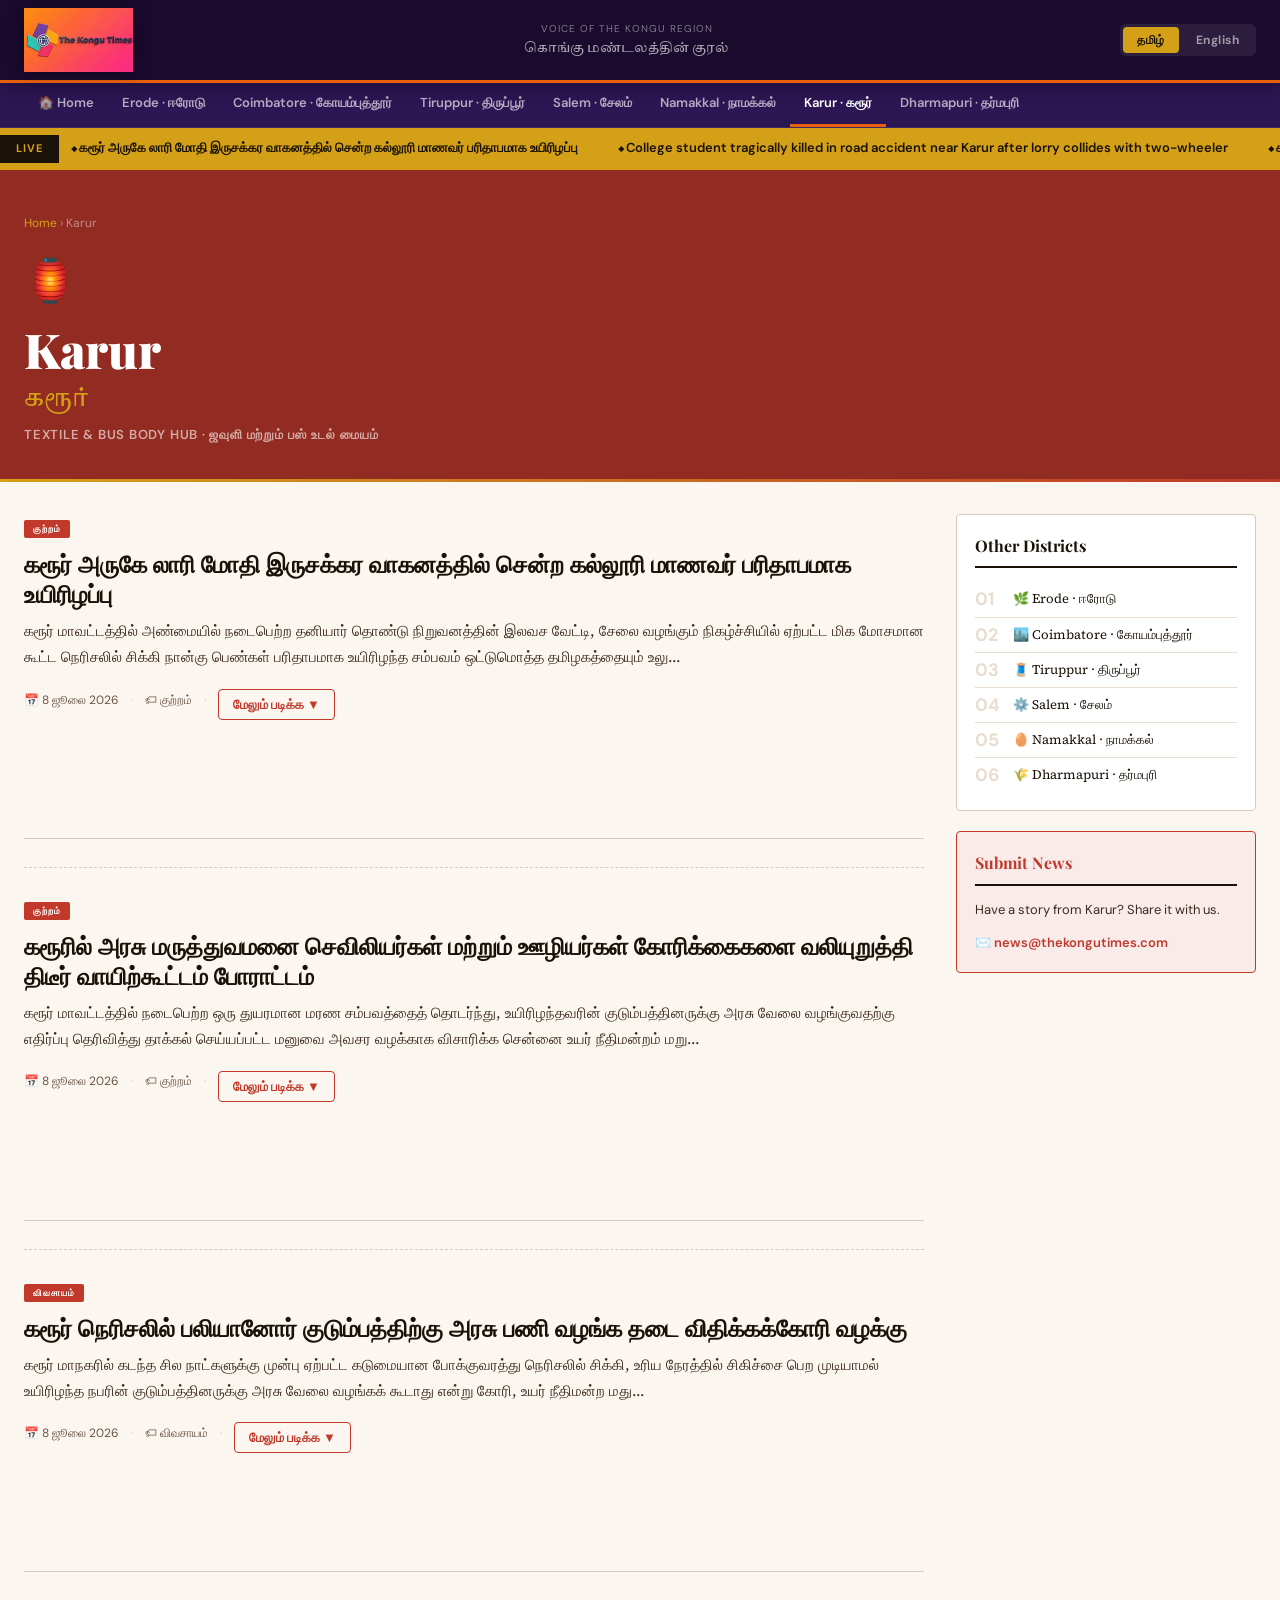
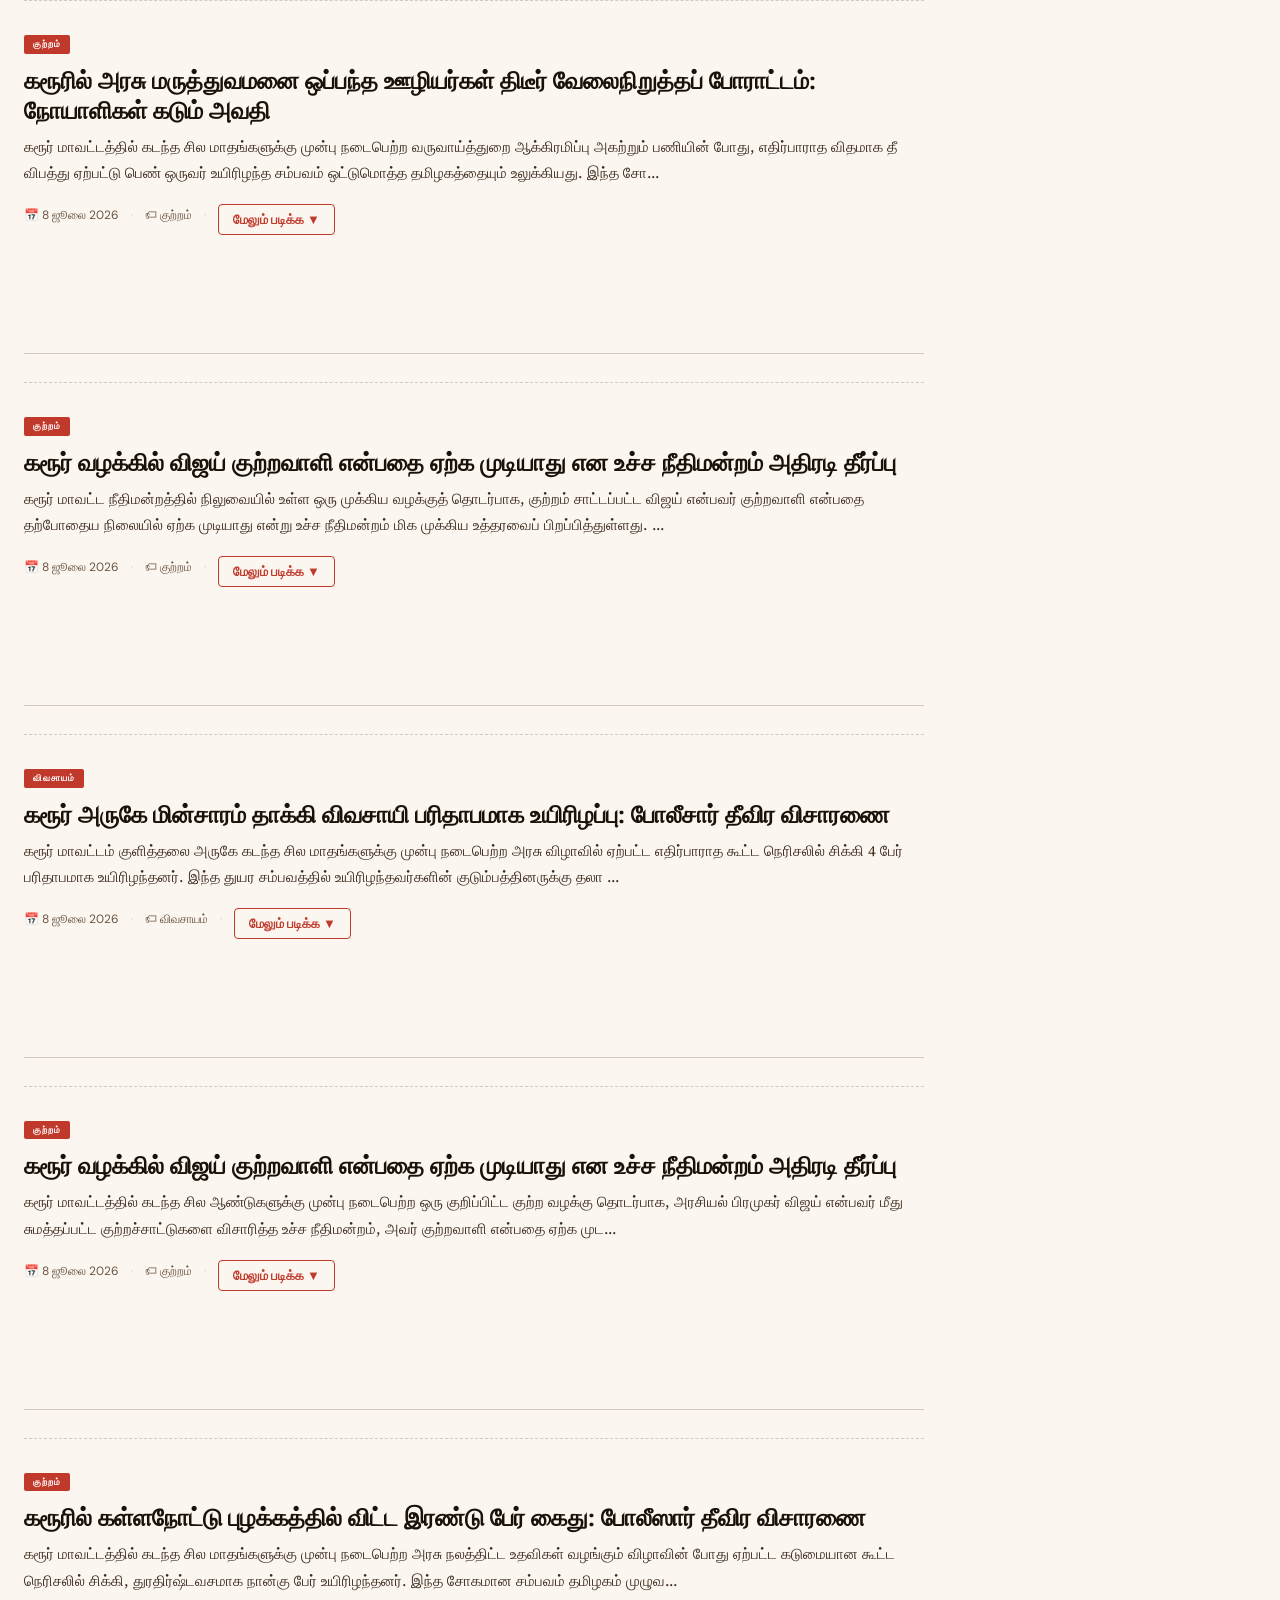
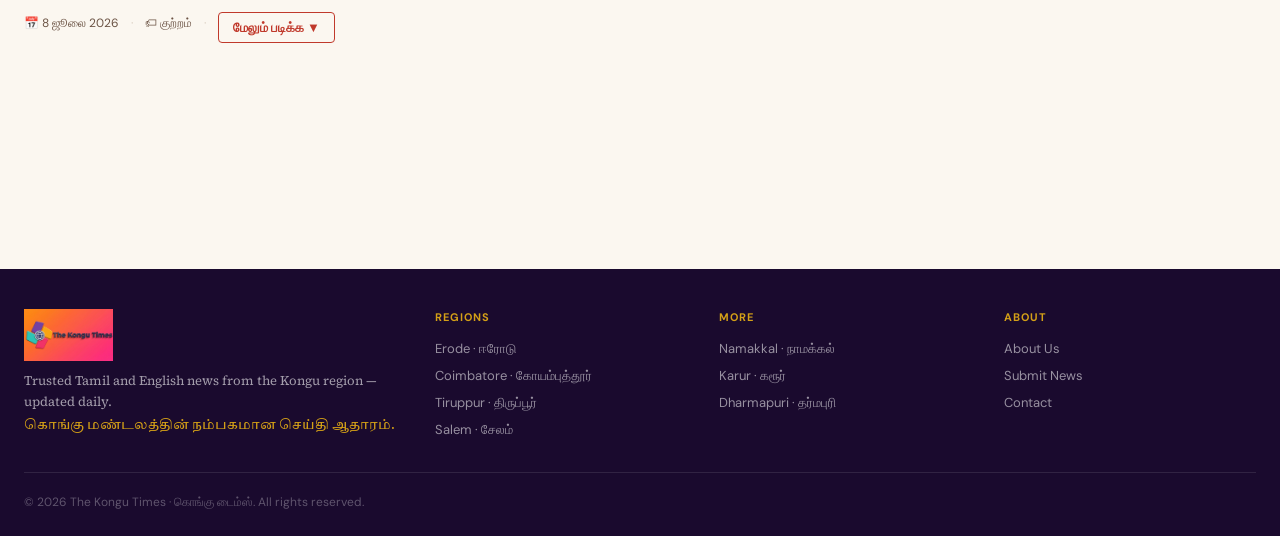
<file: regions/karur.html>
<!DOCTYPE html>
<html lang="ta">
<head>
<meta charset="UTF-8"/>
<meta name="robots" content="index,follow"/>
<meta name="viewport" content="width=device-width,initial-scale=1"/>
<meta name="description" id="meta-desc" content="Latest updates and important information about recent events in Karur"/>
<title>College student tragically killed in road accident near Karur after lorry collides with two-wheeler | The Kongu Times</title>
<link rel="stylesheet" href="../css/style.css"/>
<link rel="icon" href="data:image/svg+xml,%3Csvg xmlns='http://www.w3.org/2000/svg' viewBox='0 0 100 100'%3E%3Ctext y='.9em' font-size='90'%3E%F0%9F%93%B0%3C/text%3E%3C/svg%3E"/>
<meta property="og:type" content="website"/>
<meta property="og:site_name" content="The Kongu Times"/>
<!--SCHEMA-NEWS-->
<style>
.ad-slot{min-height:90px;background:transparent;text-align:center;padding:8px 0;overflow:hidden;}
.article-featured-img{width:100%;max-height:380px;object-fit:cover;border-radius:6px;margin-bottom:18px;display:block;}
.article-divider{border:none;border-top:1px dashed var(--border);margin:28px 0;}
.article-preview{font-size:15px;color:var(--ink-mid);line-height:1.75;margin-bottom:10px;}
.article-full p{font-size:15px;color:var(--ink-mid);line-height:1.75;margin-bottom:14px;}
.article-lang-en{display:none;}
.article-lang-en .article-title{font-family:"Playfair Display",serif;font-size:22px;font-weight:700;color:var(--ink);margin-bottom:12px;}
.article-body--en p{font-size:15px;color:var(--ink-mid);line-height:1.75;margin-bottom:14px;}
.read-more-btn{font-family:"DM Sans",sans-serif;font-size:13px;font-weight:700;color:var(--red);background:none;border:1px solid var(--red);border-radius:4px;cursor:pointer;padding:6px 14px;margin-top:8px;}
.read-more-btn:hover{background:var(--red);color:#fff;}
.date-en{display:none;}
</style>
</head>
<body>

<header class="site-header">
  <div class="header-inner">
    <a href="../index.html" class="logo-link"><img class="logo-img" src="../kongu-times-logo.png" alt="The Kongu Times"/></a>
    <div class="header-center">
      <div class="header-tagline" id="header-date">VOICE OF THE KONGU REGION</div>
      <div class="header-tagline-ta">கொங்கு மண்டலத்தின் குரல்</div>
    </div>
    <div class="lang-toggle">
      <button class="lang-btn" data-lang="ta">தமிழ்</button>
      <button class="lang-btn" data-lang="en">English</button>
    </div>
  </div>
</header>

<nav class="region-nav"><div class="region-nav-inner">
  <a href="../index.html">🏠 Home</a>
  <a href="erode.html">Erode · ஈரோடு</a>
  <a href="coimbatore.html">Coimbatore · கோயம்புத்தூர்</a>
  <a href="tiruppur.html">Tiruppur · திருப்பூர்</a>
  <a href="salem.html">Salem · சேலம்</a>
  <a href="namakkal.html">Namakkal · நாமக்கல்</a>
  <a href="karur.html" class="active">Karur · கரூர்</a>
  <a href="dharmapuri.html">Dharmapuri · தர்மபுரி</a>
</div></nav>

<div class="news-ticker"><div class="ticker-inner"><span class="ticker-label">LIVE</span><div class="ticker-scroll"><div class="ticker-track">
<!--TICKER-START--><span class="ticker-item">கரூர் அருகே லாரி மோதி இருசக்கர வாகனத்தில் சென்ற கல்லூரி மாணவர் பரிதாபமாக உயிரிழப்பு</span><span class="ticker-item">College student tragically killed in road accident near Karur after lorry collides with two-wheeler</span><span class="ticker-item">கரூரில் அரசு மருத்துவமனை செவிலியர்கள் மற்றும் ஊழியர்கள் கோரிக்கைகளை வலியுறுத்தி திடீர் வாயிற்கூட்டம் போராட்டம்</span><span class="ticker-item">Karur Government Medical College Hospital Staff and Nurses Stage Protest Demanding Pending Salary Regulating</span><span class="ticker-item">கரூர் நெரிசலில் பலியானோர் குடும்பத்திற்கு அரசு பணி வழங்க தடை விதிக்கக்கோரி வழக்கு</span><span class="ticker-item">Petition seeks ban on government jobs for families of Karur stampede victims</span><span class="ticker-item">கரூரில் அரசு மருத்துவமனை ஒப்பந்த ஊழியர்கள் திடீர் வேலைநிறுத்தப் போராட்டம்: நோயாளிகள் கடும் அவதி</span><span class="ticker-item">Karur Government Medical College Hospital Contract Workers Go On Strike Affecting Services</span><span class="ticker-item">கரூர் அருகே லாரி மோதி இருசக்கர வாகனத்தில் சென்ற கல்லூரி மாணவர் பரிதாபமாக உயிரிழப்பு</span><span class="ticker-item">College student tragically killed in road accident near Karur after lorry collides with two-wheeler</span><span class="ticker-item">கரூரில் அரசு மருத்துவமனை செவிலியர்கள் மற்றும் ஊழியர்கள் கோரிக்கைகளை வலியுறுத்தி திடீர் வாயிற்கூட்டம் போராட்டம்</span><span class="ticker-item">Karur Government Medical College Hospital Staff and Nurses Stage Protest Demanding Pending Salary Regulating</span><span class="ticker-item">கரூர் நெரிசலில் பலியானோர் குடும்பத்திற்கு அரசு பணி வழங்க தடை விதிக்கக்கோரி வழக்கு</span><span class="ticker-item">Petition seeks ban on government jobs for families of Karur stampede victims</span><span class="ticker-item">கரூரில் அரசு மருத்துவமனை ஒப்பந்த ஊழியர்கள் திடீர் வேலைநிறுத்தப் போராட்டம்: நோயாளிகள் கடும் அவதி</span><span class="ticker-item">Karur Government Medical College Hospital Contract Workers Go On Strike Affecting Services</span><!--TICKER-END-->
</div></div></div></div>

<div class="region-hero" style="background:#922B21">
  <div class="region-hero-inner">
    <div class="region-breadcrumb"><a href="../index.html">Home</a> › Karur</div>
    <span class="region-icon">🏮</span>
    <h1 class="region-title">Karur</h1>
    <div class="region-title-tamil">கரூர்</div>
    <div class="region-tagline">Textile & Bus Body Hub · ஜவுளி மற்றும் பஸ் உடல் மையம்</div>
  </div>
</div>

<div class="region-content">
<div class="region-main">
<main>
<!--AUTO-NEWS-START-->

<article class="news-article" id="art1" itemscope itemtype="https://schema.org/NewsArticle">
  <meta itemprop="datePublished" content="2026-07-08T19:25:36.127Z"/>
  <meta itemprop="author" content="The Kongu Times"/>
  
  <div class="article-lang-ta">
    <span class="article-label">குற்றம்</span>
    <h2 class="article-title" itemprop="headline">கரூர் அருகே லாரி மோதி இருசக்கர வாகனத்தில் சென்ற கல்லூரி மாணவர் பரிதாபமாக உயிரிழப்பு</h2>
    <div class="article-preview article-preview-ta">கரூர் மாவட்டத்தில் அண்மையில் நடைபெற்ற தனியார் தொண்டு நிறுவனத்தின் இலவச வேட்டி, சேலை வழங்கும் நிகழ்ச்சியில் ஏற்பட்ட மிக மோசமான கூட்ட நெரிசலில் சிக்கி நான்கு பெண்கள் பரிதாபமாக உயிரிழந்த சம்பவம் ஒட்டுமொத்த தமிழகத்தையும் உலு...</div>
    <div class="article-full article-full-ta" style="display:none"><p>கரூர் மாவட்டத்தில் அண்மையில் நடைபெற்ற தனியார் தொண்டு நிறுவனத்தின் இலவச வேட்டி, சேலை வழங்கும் நிகழ்ச்சியில் ஏற்பட்ட மிக மோசமான கூட்ட நெரிசலில் சிக்கி நான்கு பெண்கள் பரிதாபமாக உயிரிழந்த சம்பவம் ஒட்டுமொத்த தமிழகத்தையும் உலுக்கியுள்ளது. இந்தத் துயரமான சம்பவத்தில் உயிரிழந்தவர்களின் குடும்பத்தினருக்குத் தமிழக அரசு சார்பில் அரசு வேலை வழங்கப்படும் என்று அறிவிக்கப்பட்டிருந்தது. இந்த நிலையில், அரசின் இந்த முடிவுக்கு நாம் தமிழர் கட்சியின் தலைமை ஒருங்கிணைப்பாளர் சீமான் அவர்கள் கடும் எதிர்ப்பு தெரிவித்துள்ளார். கரூரில் நடைபெற்ற இந்த அசம்பாவித சம்பவத்திற்கு முழுப் பொறுப்பேற்க வேண்டியது தனியார் அமைப்புகளும், அங்கு உரியப் பாதுகாப்பு ஏற்பாடுகளைச் செய்யத் தவறிய அதிகாரிகளுமே தவிர, இதற்காக அரசு வேலை வழங்குவது முறையான நிர்வாக நடைமுறையாக இருக்காது என்று அவர் சுட்டிக்காட்டியுள்ளார்.</p><p>இந்த விபத்து குறித்து விரிவாகப் பார்க்கும்போது, கரூரில் உள்ள ஒரு தனியார் அறக்கட்டளை சார்பில் புத்தாண்டு மற்றும் பொங்கல் பண்டிகையை முன்னிட்டு ஏழை எளிய மக்களுக்கு இலவச வேட்டி, சேலை மற்றும் தையல் இயந்திரங்கள் வழங்கும் நிகழ்ச்சிக்கு ஏற்பாடு செய்யப்பட்டிருந்தது. இந்த இலவசப் பொருட்களைப் பெறுவதற்காகக் கரூர் மற்றும் அதன் சுற்றுவட்டாரப் பகுதிகளில் இருந்து ஆயிரக்கணக்கான பொதுமக்கள் அதிகாலையிலேயே அந்தப் பகுதியில் குவிந்தனர். அங்கு முறையான கூட்ட நெரிசல் கட்டுப்பாட்டு அமைப்புகளோ அல்லது போதுமான காவல் துறை பாதுகாப்போ இல்லாத காரணத்தால், திடீரென மக்கள் ஒருவரையொருவர் முண்டியடித்துக் கொண்டு முன்னேற முயன்றனர். இந்த எதிர்பாராத நெரிசலில் சிக்கி மூச்சுத்திணறல் ஏற்பட்டு நான்கு ஏழைப் பெண்கள் சம்பவ இடத்திலேயே பரிதாபமாக உயிரிழந்தனர் மற்றும் பலர் படுகாயமடைந்து கரூர் அரசு மருத்துவமனையில் அனுமதிக்கப்பட்டனர்.</p><p>அரசின் நிவாரண நடவடிக்கைகள் மற்றும் வேலைவாய்ப்பு அறிவிப்பு குறித்து கருத்து தெரிவித்துள்ள சீமான், ஏழை மக்களின் வறுமையைப் பயன்படுத்தி விளம்பரம் தேடும் இதுபோன்ற தனியார் நிகழ்ச்சிகளால் ஏற்படும் உயிரிழப்புகளுக்கு அரசு தனது பொதுப் பணத்திலிருந்து இழப்பீடோ அல்லது அரசு வேலைகளையோ வழங்குவது தவறான முன்னுதாரணத்தை உருவாக்கிவிடும் என்று எச்சரித்துள்ளார். தனியார் அமைப்புகளின் அலட்சியத்தால் ஏற்படும் உயிரிழப்புகளுக்கு, அந்தத் தனியார் நிறுவனங்களின் சொத்துக்களைப் பறிமுதல் செய்து, அதன் மூலமாகவே பாதிக்கப்பட்ட குடும்பங்களுக்குக் கோடிக்கணக்கில் நஷ்டஈடு பெற்றுத் தர வேண்டும் என்பதே சரியான நீதியாக இருக்கும் என்று அவர் வலியுறுத்தியுள்ளார். அதை விடுத்து, தகுதி வாய்ந்த பல இளைஞர்கள் அரசு வேலைக்காகக் காத்திருக்கும் வேளையில், இதுபோன்ற விபத்துகளில் உயிரிழந்தவர்களின் குடும்பத்தினருக்கு அரசு வேலை வழங்குவது மற்றவர்களின் வேலைவாய்ப்பு உரிமையைப் பாதிக்கும் என்று அவர் விளக்கியுள்ளார்.</p><p>இந்தச் சம்பவத்தின் தாக்கம் கரூர் மாவட்ட மக்களிடையே பெரும் சோகத்தையும் விவாதத்தையும் ஏற்படுத்தியுள்ளது. இலவசப் பொருட்களுக்காகத் தங்களது இன்னுயிரை நீத்த பெண்களின் குடும்பத்தினர் தற்போது தங்களது வாழ்வாதாரத்தை இழந்து தவித்து வருகின்றனர். அதே வேளையில், கரூரில் உள்ள சமூக ஆர்வலர்கள் மற்றும் பொதுமக்கள் பலரும், இது போன்ற தனியார் தொண்டு நிறுவனங்கள் நடத்தும் நிகழ்ச்சிகளுக்கு மாவட்ட நிர்வாகமும் காவல் துறையும் கடுமையான கட்டுப்பாடுகளையும், முன் அனுமதிகளையும் கட்டாயமாக்க வேண்டும் என்று கோரிக்கை விடுத்துள்ளனர். முறையான திட்டமிடல் இன்றி மக்கள் கூட்டத்தைக் கூட்டும் அமைப்பாளர்கள் மீது கடுமையான சட்டப்பிரிவுகளின் கீழ் வழக்குப் பதிவு செய்து நடவடிக்கை எடுக்க வேண்டும் என்றும் கரூர் மக்கள் வலியுறுத்துகின்றனர்.</p><p>இந்த விவகாரம் குறித்து கரூர் மாவட்ட அதிகாரிகள் மற்றும் காவல் துறை தரப்பில் விசாரித்தபோது, இந்த நிகழ்ச்சிக்குத் தகுந்த அனுமதி பெறப்பட்டதா மற்றும் பாதுகாப்பு விதிமுறைகள் பின்பற்றப்பட்டதா என்பது குறித்து விரிவான விசாரணை நடத்தப்பட்டு வருவதாகத் தெரிவித்தனர். மேலும், கூட்ட நெரிசலைத் தடுக்கத் தவறிய விழாக் குழுவினர் மற்றும் அறக்கட்டளை நிர்வாகிகள் மீது ஏற்கனவே வழக்குப் பதிவு செய்யப்பட்டு, சிலர் கைது செய்யப்பட்டுள்ளதாகவும் அதிகாரிகள் தரப்பில் விளக்கமளிக்கப்பட்டுள்ளது. எதிர்காலத்தில் கரூர் மாவட்டத்தில் இதுபோன்ற அசம்பாவிதங்கள் மீண்டும் நிகழாத வண்ணம், பொதுக் கூட்டங்கள் மற்றும் நலத்திட்ட உதவிகள் வழங்கும் நிகழ்ச்சிகளுக்குப் புதிய வழிகாட்டு நெறிமுறைகள் வகுக்கப்படும் என்றும், விதிமீறல்களில் ஈடுபடும் தனியார் அமைப்புகள் மீது பாரபட்சமின்றி கடுமையான நடவடிக்கை எடுக்கப்படும் என்றும் மாவட்ட நிர்வாகம் உறுதியளித்துள்ளது.</p></div>
  </div>
  <div class="article-lang-en" style="display:none">
    <span class="article-label">Crime</span>
    <h2 class="article-title">College student tragically killed in road accident near Karur after lorry collides with two-wheeler</h2>
    <div class="article-preview article-preview-en">The Naam Tamilar Katchi (NTK) chief coordinator, Seeman, has urged the Tamil Nadu state government to rescind its decision to provide government employment to the family members of those who tragically lost their lives d...</div>
    <div class="article-full article-full-en" style="display:none"><p>The Naam Tamilar Katchi (NTK) chief coordinator, Seeman, has urged the Tamil Nadu state government to rescind its decision to provide government employment to the family members of those who tragically lost their lives during a recent stampede in Karur. The devastating incident occurred during a free saree and dhoti distribution event organized by a private group in Karur district, which drew an unexpectedly massive crowd of local residents. In the ensuing chaos and lack of crowd management, several individuals were crushed to death, while many others sustained severe injuries. Following the tragedy, the state administration announced compensatory measures, including government job offers for the immediate kin of the deceased victims to alleviate their sudden financial distress.</p><p>Expressing strong reservations over this decision, Seeman argued that offering government jobs under such circumstances sets a concerning precedent and undermines the established merit-based recruitment system. He emphasized that while the loss of innocent lives in Karur is deeply tragic and demands accountability, state employment should not be used as a standard tool for disaster compensation. According to the NTK leader, government positions are public trusts that must be filled through fair, competitive examinations to ensure administrative efficiency. He pointed out that thousands of qualified, educated youth in Karur and across the state are waiting for years to secure public sector employment through legitimate channels.</p><p>The fatal stampede has left a profound impact on the local residents of Karur, who are still reeling from the shock of the avoidable tragedy. Community members and local activists have raised serious concerns regarding the safety protocols governing public gatherings and charity events in the district. Many residents feel that the tragedy highlights a systemic failure in administrative oversight and crowd control measures during large-scale distributions. While there is widespread sympathy for the grieving families who lost their breadwinners, a section of the local population also shares the view that administrative accountability and strict safety regulations should be prioritized over ad-hoc government job allocations.</p><p>In response to the tragedy and the subsequent political debate, district officials in Karur have defended the government's welfare-oriented approach, stating that the immediate priority is to support the devastated families on humanitarian grounds. The district administration has initiated a comprehensive inquiry into the lapses that led to the stampede to ensure such disasters are never repeated in the region. Officials have also assured the public that future private charity events will require stringent regulatory clearances and mandatory police deployment for crowd management. The government maintains that the compensatory job offers were announced in good faith to prevent these vulnerable families from falling into extreme poverty.</p><p>The ongoing debate has sparked a broader conversation in Karur regarding the responsibilities of private donors and the limits of state compensation. Political observers note that while Seeman's stance addresses the systemic concerns of unemployed youth, it also challenges the traditional political practice of utilizing state resources for immediate damage control. As the investigation into the Karur stampede progresses, residents are calling for a balanced approach that ensures justice for the victims through strict legal action against the negligent organizers, while also establishing transparent protocols for disaster relief. The state government is currently monitoring the public sentiment in Karur as it decides on the final implementation of the compensation package.</p></div>
  </div>
  <div class="article-meta">
    <span>📅 <span class="date-ta">8 ஜூலை 2026</span><span class="date-en" style="display:none">8 July 2026</span></span>
    <span class="meta-dot">·</span><span>🏷 <span class="cat-ta">குற்றம்</span><span class="cat-en" style="display:none">Crime</span></span>
    <span class="meta-dot">·</span>
    <button class="read-more-btn" onclick="toggleArticle('art1',this)" aria-expanded="false">மேலும் படிக்க ▼</button>
  </div>
  <div class="ad-slot"><!-- ADSENSE --></div>
</article>
<hr class="article-divider"/>

<article class="news-article" id="art2" itemscope itemtype="https://schema.org/NewsArticle">
  <meta itemprop="datePublished" content="2026-07-08T19:25:36.127Z"/>
  <meta itemprop="author" content="The Kongu Times"/>
  
  <div class="article-lang-ta">
    <span class="article-label">குற்றம்</span>
    <h2 class="article-title" itemprop="headline">கரூரில் அரசு மருத்துவமனை செவிலியர்கள் மற்றும் ஊழியர்கள் கோரிக்கைகளை வலியுறுத்தி திடீர் வாயிற்கூட்டம் போராட்டம்</h2>
    <div class="article-preview article-preview-ta">கரூர் மாவட்டத்தில் நடைபெற்ற ஒரு துயரமான மரண சம்பவத்தைத் தொடர்ந்து, உயிரிழந்தவரின் குடும்பத்தினருக்கு அரசு வேலை வழங்குவதற்கு எதிர்ப்பு தெரிவித்து தாக்கல் செய்யப்பட்ட மனுவை அவசர வழக்காக விசாரிக்க சென்னை உயர் நீதிமன்றம் மறு...</div>
    <div class="article-full article-full-ta" style="display:none"><p>கரூர் மாவட்டத்தில் நடைபெற்ற ஒரு துயரமான மரண சம்பவத்தைத் தொடர்ந்து, உயிரிழந்தவரின் குடும்பத்தினருக்கு அரசு வேலை வழங்குவதற்கு எதிர்ப்பு தெரிவித்து தாக்கல் செய்யப்பட்ட மனுவை அவசர வழக்காக விசாரிக்க சென்னை உயர் நீதிமன்றம் மறுப்பு தெரிவித்துள்ளது. இந்த விவகாரம் கரூர் வட்டாரத்தில் பெரும் பரபரப்பை ஏற்படுத்தியுள்ள நிலையில், சட்ட ரீதியான விவாதங்களையும் மக்கள் மத்தியில் எழுப்பியுள்ளது. உயிரிழந்த நபர் மற்றும் அவரது குடும்பத்தின் வாழ்வாதாரத்தைக் கருத்தில் கொண்டு அரசு எடுத்த முடிவுக்கு எதிராக சிலர் நீதிமன்றத்தை நாடியது மாவட்ட மக்களிடையே அதிருப்தியை ஏற்படுத்தியுள்ளது.</p><p>இந்த வழக்கின் பின்னணி என்னவென்றால், கரூரில் எதிர்பாராத விதமாக நிகழ்ந்த ஒரு விபத்தில் ஒருவர் பலியானார். இந்த துயர சம்பவத்தைத் தொடர்ந்து பாதிக்கப்பட்ட குடும்பத்திற்கு உரிய இழப்பீடும், அரசு தரப்பில் ஒருவருக்கு தகுதியின் அடிப்படையில் அரசுப் பணியும் வழங்க நடவடிக்கை எடுக்கப்பட்டது. அரசின் இந்த மனிதாபிமான நடவடிக்கைக்கு எதிர்ப்பு தெரிவித்து, இது விதிமுறைகளுக்கு எதிரானது என்று கூறி சிலர் நீதிமன்றத்தில் பொதுநல வழக்கு அல்லது முறையீட்டு மனுவை தாக்கல் செய்தனர். மேலும், இந்த மனுவை மிக அவசர வழக்காக எடுத்துக்கொண்டு உடனடியாக விசாரிக்க வேண்டும் என்றும் நீதிமன்றத்தில் கோரிக்கை வைக்கப்பட்டது.</p><p>இருப்பினும், சென்னை உயர் நீதிமன்ற நீதிபதிகள் இந்த விவகாரத்தில் அவசரம் காட்ட விரும்பவில்லை. அரசுப் பணி வழங்குவதற்கு எதிரான இந்த முறையீட்டை அவசர வழக்காக விசாரிக்க முடியாது என்று நீதிபதிகள் திட்டவட்டமாக மறுத்துவிட்டனர். சாதாரண நடைமுறையின் படியே இந்த வழக்கு விசாரணைக்கு வரும் என்றும், இதில் உடனடியாக தலையிட வேண்டிய அவசியம் எதுவும் இல்லை என்றும் நீதிமன்றம் தெளிவுபடுத்தியுள்ளது. இந்த உத்தரவு கரூரில் உள்ள சமூக ஆர்வலர்கள் மற்றும் பாதிக்கப்பட்ட குடும்பத்தினருக்கு பெரும் நிம்மதியை அளித்துள்ளது.</p><p>இச்சம்பவம் குறித்து கரூர் மாவட்டத்தைச் சேர்ந்த சமூக அமைப்புகள் மற்றும் பொதுமக்கள் தங்களது கருத்துக்களைப் பகிர்ந்து வருகின்றனர். எதிர்பாராத விபத்தில் ஒரு குடும்பத்தின் தூணாக விளங்கிய நபர் உயிரிழந்துள்ள நிலையில், அக்குடும்பத்திற்கு அரசு வேலை வழங்குவது வாழ்வாதாரத்தை மீட்கும் மாபெரும் உதவியாகும் என்று அவர்கள் கூறுகின்றனர். இத்தகைய மனிதாபிமான அடிப்படையிலான அரசு முடிவுகளுக்கு எதிராக சிலர் நீதிமன்றம் செல்வது ஆரோக்கியமான போக்கு அல்ல என்றும், மாவட்ட மக்கள் இதனால் மிகுந்த கவலை அடைந்துள்ளதாகவும் சமூக ஆர்வலர்கள் சுட்டிக்காட்டுகின்றனர்.</p><p>இதுகுறித்து கரூர் மாவட்ட வருவாய்த்துறை மற்றும் உள்ளாட்சித் துறை அதிகாரிகள் தரப்பில் விசாரித்தபோது, பாதிக்கப்பட்ட குடும்பத்திற்கு அரசின் விதிமுறைகளுக்கு உட்பட்டே அனைத்து உதவிகளும் செய்யப்பட்டு வருவதாகத் தெரிவித்தனர். நீதிமன்றத்தின் இந்த மறுப்பு உத்தரவு தங்களுக்கு சட்ட ரீதியான பணிகளைத் தொய்வின்றி மேற்கொள்ள வழிவகுத்துள்ளதாக அதிகாரிகள் குறிப்பிட்டனர். மேலும், பாதிக்கப்பட்டுள்ள குடும்பத்திற்கு உரிய நேரத்தில் அரசுப் பணி நியமன ஆணை மற்றும் நிவாரணங்கள் முழுமையாகச் சென்றடைவதை மாவட்ட நிர்வாகம் தொடர்ந்து கண்காணித்து உறுதி செய்யும் என்றும் அதிகாரிகள் நம்பிக்கை தெரிவித்துள்ளனர்.</p></div>
  </div>
  <div class="article-lang-en" style="display:none">
    <span class="article-label">Crime</span>
    <h2 class="article-title">Karur Government Medical College Hospital Staff and Nurses Stage Protest Demanding Pending Salary Regulating</h2>
    <div class="article-preview article-preview-en">A legal dispute has emerged in Karur following a tragic fatality, prompting an urgent plea to the Madras High Court regarding government employment allocations. The family of the deceased individual, who lost their life ...</div>
    <div class="article-full article-full-en" style="display:none"><p>A legal dispute has emerged in Karur following a tragic fatality, prompting an urgent plea to the Madras High Court regarding government employment allocations. The family of the deceased individual, who lost their life in a distressing incident in Karur district, had petitioned the court to urgently hear their appeal concerning the provision of a government job on compassionate grounds. This legal move was initiated after local authorities allegedly failed to address the family’s grievances regarding fair compensation and employment opportunities. The petition sought to bypass standard judicial delays, highlighting the immediate financial distress and emotional turmoil faced by the surviving family members in the region.</p><p>However, the Madras High Court has declined to entertain the petition as an emergency case, stating that the matter must follow the standard judicial procedure. The bench ruled that the circumstances, while tragic, did not warrant an out-of-turn urgent hearing, thereby directing the petitioners to await their regular turn in the cause list. This decision has caused significant disappointment among the family members and local sympathisers, who had hoped for swift judicial intervention to secure their livelihood. Legal representatives for the petitioner argued unsuccessfully that the sudden loss of the sole breadwinner had plunged the household into absolute poverty, requiring immediate administrative relief.</p><p>The local community and residents of Karur have expressed deep concern over the delay in resolving this matter, which they view as a critical test of the administrative safety net for grieving families. Many residents feel that bureaucratic hurdles and judicial delays only compound the trauma of families who have lost their loved ones in tragic circumstances. Community leaders in Karur have urged the district administration to intervene independently of the court process to provide immediate relief and temporary employment to the affected family. The sentiment on the ground reflects a growing frustration with the perceived lack of empathy in standard administrative and legal procedures during times of acute personal crisis.</p><p>In response to the growing public concern, district officials in Karur have stated that they are bound by specific government guidelines regarding compassionate appointments and cannot bypass established protocols without formal court orders or direct ministerial intervention. Officials clarified that while they deeply sympathise with the family's loss, every application for government employment must undergo rigorous verification to ensure fairness and transparency. They maintained that the administration is actively reviewing the welfare measures available for the family under existing schemes, but cautioned that the process of sanctioning a permanent government post requires time and adherence to statutory rules.</p><p>This development highlights the ongoing challenges faced by rural families in Karur when navigating the complex intersection of tragedy, administrative bureaucracy, and the legal system. As the family prepares to wait for the regular court hearing, local activists have pledged to keep the issue alive to ensure that the district administration does not neglect its moral responsibilities. The outcome of this case is being closely watched by many in the district, as it could set a crucial precedent for how future accidental fatalities and subsequent compensation claims are handled by both the judiciary and the local government machinery in the Kongu region.</p></div>
  </div>
  <div class="article-meta">
    <span>📅 <span class="date-ta">8 ஜூலை 2026</span><span class="date-en" style="display:none">8 July 2026</span></span>
    <span class="meta-dot">·</span><span>🏷 <span class="cat-ta">குற்றம்</span><span class="cat-en" style="display:none">Crime</span></span>
    <span class="meta-dot">·</span>
    <button class="read-more-btn" onclick="toggleArticle('art2',this)" aria-expanded="false">மேலும் படிக்க ▼</button>
  </div>
  <div class="ad-slot"><!-- ADSENSE --></div>
</article>
<hr class="article-divider"/>

<article class="news-article" id="art3" itemscope itemtype="https://schema.org/NewsArticle">
  <meta itemprop="datePublished" content="2026-07-08T19:25:36.127Z"/>
  <meta itemprop="author" content="The Kongu Times"/>
  
  <div class="article-lang-ta">
    <span class="article-label">விவசாயம்</span>
    <h2 class="article-title" itemprop="headline">கரூர் நெரிசலில் பலியானோர் குடும்பத்திற்கு அரசு பணி வழங்க தடை விதிக்கக்கோரி வழக்கு</h2>
    <div class="article-preview article-preview-ta">கரூர் மாநகரில் கடந்த சில நாட்களுக்கு முன்பு ஏற்பட்ட கடுமையான போக்குவரத்து நெரிசலில் சிக்கி, உரிய நேரத்தில் சிகிச்சை பெற முடியாமல் உயிரிழந்த நபரின் குடும்பத்தினருக்கு அரசு வேலை வழங்கக் கூடாது என்று கோரி, உயர் நீதிமன்ற மது...</div>
    <div class="article-full article-full-ta" style="display:none"><p>கரூர் மாநகரில் கடந்த சில நாட்களுக்கு முன்பு ஏற்பட்ட கடுமையான போக்குவரத்து நெரிசலில் சிக்கி, உரிய நேரத்தில் சிகிச்சை பெற முடியாமல் உயிரிழந்த நபரின் குடும்பத்தினருக்கு அரசு வேலை வழங்கக் கூடாது என்று கோரி, உயர் நீதிமன்ற மதுரைக் கிளையில் புதிய மனு ஒன்று தாக்கல் செய்யப்பட்டுள்ளது பெரும் பரபரப்பை ஏற்படுத்தியுள்ளது. கரூர் மாவட்டத்தைச் சேர்ந்த சமூக ஆர்வலர் ஒருவர் தாக்கல் செய்துள்ள இந்த மனுவில், விபத்து மற்றும் நெரிசல் காலங்களில் உயிரிழப்பவர்களின் குடும்பங்களுக்கு அரசுப் பணி வழங்குவது தொடர்பாக ஏற்கனவே உள்ள விதிமுறைகளை முறையாகப் பின்பற்ற வேண்டும் என்று வலியுறுத்தப்பட்டுள்ளது. இந்த சட்டப் போராட்டம் கரூர் மாவட்ட மக்களிடையே தற்போது பெரும் விவாதப் பொருளாக மாறியுள்ளதுடன், நெரிசலில் சிக்கி உயிரிழந்த குடும்பத்தினருக்கு பெரும் அதிர்ச்சியை ஏற்படுத்தியுள்ளது.</p><p>கரூர் நகரின் பிரதான சாலையான லைட்ஹவுஸ் பகுதியில் அண்மையில் நிகழ்ந்த இந்த துயர சம்பவத்தில், அவசர சிகிச்சைக்காக ஆம்புலன்ஸில் கொண்டு செல்லப்பட்ட நோயாளி ஒருவர், அங்கு நிலவிய கடுமையான போக்குவரத்து நெரிசல் காரணமாக மருத்துவமனைக்குச் செல்ல தாமதமானதால் வழியிலேயே பரிதாபமாக உயிரிழந்தார். இந்த சம்பவத்தைத் தொடர்ந்து, உயிரிழந்தவரின் குடும்பத்திற்கு தகுந்த இழப்பீடும், அவரது வாரிசுக்கு அரசுப் பணியும் வழங்க வேண்டும் என்று பல்வேறு தரப்பினரும் மாவட்ட நிர்வாகத்திற்கு கோரிக்கை விடுத்து வந்தனர். இந்த நிலையில், அரசுப் பணி வழங்குவதற்கு சட்டப்பூர்வமான தடைகள் இருப்பதாகக் கூறி, தகுதி மற்றும் தகுதியின்மை அடிப்படையில் மட்டுமே அரசுப் பணிகள் வழங்கப்பட வேண்டும் என்று நீதிமன்றத்தில் முறையிடப்பட்டுள்ளது. இதனால் பாதிக்கப்பட்ட குடும்பத்தினர் தங்களுக்கு கிடைக்க வேண்டிய வாழ்வாதார உதவி மறுக்கப்படுமோ என்ற அச்சத்தில் ஆழ்ந்துள்ளனர்.</p><p>இந்த மனுவை தாக்கல் செய்துள்ள மனுதாரர் தரப்பில், அரசுப் பணிகள் என்பது தகுதி வாய்ந்த நபர்களுக்கு மட்டுமே போட்டித் தேர்வுகள் மற்றும் முறையான விதிமுறைகளின் கீழ் வழங்கப்பட வேண்டும் என்று வாதிடப்பட்டுள்ளது. விபத்துகளில் அல்லது நெரிசல்களில் உயிரிழப்பவர்களின் குடும்பங்களுக்கு நிதி உதவி வழங்குவது நியாயமானது என்றாலும், அரசுப் பணிகளை கருணை அடிப்படையில் வழங்குவது தகுதியான பிற இளைஞர்களின் வேலைவாய்ப்பு உரிமைகளைப் பாதிக்கும் என்று அவர்கள் சுட்டிக்காட்டியுள்ளனர். கரூரில் நிலவும் மோசமான சாலைக் கட்டமைப்பு மற்றும் போக்குவரத்து விதிமீறல்களே இதுபோன்ற உயிரிழப்புகளுக்கு முக்கியக் காரணம் என்றும், அதற்கு மாவட்ட நிர்வாகத்தின் அலட்சியமே பொறுப்பேற்க வேண்டும் என்றும் மனுவில் குற்றம் சாட்டப்பட்டுள்ளது.</p><p>இந்த விவகாரம் குறித்து கரூர் மாவட்டத்தைச் சேர்ந்த பொதுமக்கள் மற்றும் சமூக நல அமைப்புகள் தங்களது கடுமையான அதிருப்தியை வெளிப்படுத்தியுள்ளனர். ஒரு ஏழை குடும்பத்தின் வாழ்வாதாரமாக இருந்த நபர், அரசு மற்றும் நகராட்சியின் மோசமான போக்குவரத்து மேலாண்மை காரணமாக உயிரிழந்துள்ள நிலையில், அவர்களுக்கு அரசு வேலை வழங்குவதை எதிர்ப்பது மனிதாபிமானமற்ற செயல் என்று மக்கள் கொந்தளித்துள்ளனர். கரூரில் நாளுக்கு நாள் அதிகரித்து வரும் வாகனப் பெருக்கத்திற்கு ஏற்ப சாலைகளை விரிவுபடுத்தாததும், ஆக்கிரமிப்புகளை அகற்றாததுமே இந்த உயிரிழப்புக்குக் காரணம் என்பதால், பாதிக்கப்பட்ட குடும்பத்திற்கு அரசு உடனடியாக உரிய நிவாரணமும் பாதுகாப்பான வாழ்வாதாரமும் வழங்க வேண்டும் என்று மக்கள் கோரிக்கை விடுத்துள்ளனர்.</p><p>இந்த விவகாரம் தொடர்பாக கரூர் மாவட்ட நிர்வாக அதிகாரிகள் தரப்பில் கேட்டபோது, நீதிமன்றத்தில் தாக்கல் செய்யப்பட்டுள்ள மனுவின் நகல் இன்னும் தங்களுக்கு கிடைக்கவில்லை என்றும், நீதிமன்றத்தின் உத்தரவுக்கு கட்டுப்பட்டு அடுத்தகட்ட நடவடிக்கைகள் மேற்கொள்ளப்படும் என்றும் தெரிவித்துள்ளனர். மேலும், கரூரில் போக்குவரத்து நெரிசலைக் குறைக்கவும், ஆம்புலன்ஸ் போன்ற அவசர கால வாகனங்கள் தடையின்றி செல்லவும் புதிய போக்குவரத்து திட்டங்கள் வகுக்கப்பட்டு வருவதாக அவர்கள் கூறியுள்ளனர். உயிரிழந்த குடும்பத்திற்கு சட்ட விதிகளின்படி வழங்கக்கூடிய அனைத்து உதவிகளையும் செய்வதற்கு மாவட்ட நிர்வாகம் தயாராக இருப்பதாகவும், நீதிமன்றத்தில் இந்த வழக்கு வரும்போது அரசின் சார்பில் தகுந்த விளக்கம் அளிக்கப்படும் என்றும் அதிகாரிகள் உறுதியளித்துள்ளனர்.</p></div>
  </div>
  <div class="article-lang-en" style="display:none">
    <span class="article-label">Agriculture</span>
    <h2 class="article-title">Petition seeks ban on government jobs for families of Karur stampede victims</h2>
    <div class="article-preview article-preview-en">A formal public interest plea has been submitted to the district administration in Karur, urging authorities to withhold the provision of government employment to the families of those who tragically lost their lives dur...</div>
    <div class="article-full article-full-en" style="display:none"><p>A formal public interest plea has been submitted to the district administration in Karur, urging authorities to withhold the provision of government employment to the families of those who tragically lost their lives during a recent stampede-like crowd surge in the region. The incident, which occurred during a highly congested public gathering in Karur, resulted in multiple casualties and sparked widespread public concern over safety protocols and administrative accountability. In the aftermath of the tragedy, local activists and civic groups have raised serious questions regarding the criteria used for distributing state-sponsored compensation and employment benefits. The petitioner argues that granting government jobs under these specific circumstances sets a problematic precedent and demands a thorough investigation into the root causes of the disaster before any official benefits are disbursed.</p><p>The tragic incident unfolded in a densely populated area of Karur district, where massive crowds had gathered for a local event, leading to severe congestion and a subsequent crush that claimed innocent lives. Local residents and eyewitnesses reported that the venue lacked adequate crowd control measures, proper entry and exit points, and sufficient deployment of security personnel to manage the overwhelming turnout. The sudden surge of the crowd created a bottleneck, panic ensued, and several individuals were trampled in the chaos before emergency services could effectively intervene. This disaster has deeply shaken the local community, highlighting the vulnerabilities in organizing large-scale public gatherings within the district and prompting calls for immediate regulatory reforms.</p><p>In response to the loss of life, the state government initially proposed welfare measures, including monetary compensation and compassionate government job offers for the immediate kin of the deceased victims. However, this move has met with stiff opposition from certain civic quarters in Karur, leading to the current formal representation to the district authorities. The petitioner asserts that while financial aid on humanitarian grounds is acceptable, the direct allotment of government employment bypasses established recruitment procedures and undermines the merit-based system. Furthermore, the representation argues that assigning public sector roles in this manner does not address the systemic failures that allowed the tragedy to happen in the first place and could distract from the necessary legal accountability of the event organizers.</p><p>The impact of this tragedy and the subsequent legal debate has left the residents of Karur in a state of anxiety and grief, as many demand safer public spaces and stricter enforcement of safety guidelines. Families living in the vicinity of the incident site have expressed deep concerns over the recurring lack of administrative foresight during major public events in the district. Local community leaders are urging the Karur district administration to implement mandatory safety audits, establish maximum capacity limits for event venues, and ensure emergency medical response teams are always stationed on-site. The ongoing debate over the government job allocation has further polarized public opinion, with some demanding swift relief for the grieving families and others calling for systemic reforms to prevent future occurrences.</p><p>In response to the formal representation and the growing public outcry, senior officials from the Karur district administration have confirmed receipt of the petition and assured the public that the matter is under careful consideration. District authorities have initiated an official inquiry into the crowd management failures that led to the fatal congestion, promising that those found negligent will be held legally responsible. Regarding the suspension of government job offers, officials stated that any final decision on compassionate appointments would be made in strict accordance with state policies and legal frameworks. As the investigation progresses, the administration has temporarily tightened restrictions on public gatherings across Karur, mandating prior police clearance and strict adherence to safety protocols for all future large-scale events.</p></div>
  </div>
  <div class="article-meta">
    <span>📅 <span class="date-ta">8 ஜூலை 2026</span><span class="date-en" style="display:none">8 July 2026</span></span>
    <span class="meta-dot">·</span><span>🏷 <span class="cat-ta">விவசாயம்</span><span class="cat-en" style="display:none">Agriculture</span></span>
    <span class="meta-dot">·</span>
    <button class="read-more-btn" onclick="toggleArticle('art3',this)" aria-expanded="false">மேலும் படிக்க ▼</button>
  </div>
  <div class="ad-slot"><!-- ADSENSE --></div>
</article>
<hr class="article-divider"/>

<article class="news-article" id="art4" itemscope itemtype="https://schema.org/NewsArticle">
  <meta itemprop="datePublished" content="2026-07-08T19:25:36.127Z"/>
  <meta itemprop="author" content="The Kongu Times"/>
  
  <div class="article-lang-ta">
    <span class="article-label">குற்றம்</span>
    <h2 class="article-title" itemprop="headline">கரூரில் அரசு மருத்துவமனை ஒப்பந்த ஊழியர்கள் திடீர் வேலைநிறுத்தப் போராட்டம்: நோயாளிகள் கடும் அவதி</h2>
    <div class="article-preview article-preview-ta">கரூர் மாவட்டத்தில் கடந்த சில மாதங்களுக்கு முன்பு நடைபெற்ற வருவாய்த்துறை ஆக்கிரமிப்பு அகற்றும் பணியின் போது, எதிர்பாராத விதமாக தீ விபத்து ஏற்பட்டு பெண் ஒருவர் உயிரிழந்த சம்பவம் ஒட்டுமொத்த தமிழகத்தையும் உலுக்கியது. இந்த சோ...</div>
    <div class="article-full article-full-ta" style="display:none"><p>கரூர் மாவட்டத்தில் கடந்த சில மாதங்களுக்கு முன்பு நடைபெற்ற வருவாய்த்துறை ஆக்கிரமிப்பு அகற்றும் பணியின் போது, எதிர்பாராத விதமாக தீ விபத்து ஏற்பட்டு பெண் ஒருவர் உயிரிழந்த சம்பவம் ஒட்டுமொத்த தமிழகத்தையும் உலுக்கியது. இந்த சோகமான சம்பவத்தில் உயிரிழந்த பெண்ணின் குடும்பத்திற்கு அரசு சார்பில் நிதியுதவியும், அவரது வாரிசுதாரருக்கு அரசு வேலையும் வழங்கப்படும் என்று தமிழக அரசு சார்பில் அதிகாரப்பூர்வமாக அறிவிக்கப்பட்டது. அரசின் இந்த மனிதாபிமான அடிப்படையிலான முடிவிற்கு பல்வேறு தரப்பிலிருந்தும் பாராட்டுகள் குவிந்த நிலையில், இந்த அரசாணைக்கு எதிராக நீதிமன்றத்தில் புதிய மனு ஒன்று தாக்கல் செய்யப்பட்டது பெரும் பரபரப்பை ஏற்படுத்தியுள்ளது.</p><p>அரசு வேலை வழங்குவதற்கு எதிர்ப்பு தெரிவித்து தாக்கல் செய்யப்பட்ட இந்த மனுவை, சென்னை உயர்நீதிமன்றத்தின் மதுரை கிளை அவசர வழக்காக விசாரித்து உடனடியாக தடை விதிக்க வேண்டும் என்று மனுதாரர் தரப்பில் வலியுறுத்தப்பட்டது. ஆனால், இந்த விவகாரத்தில் அவசரம் காட்டத் தேவையில்லை என்று குறிப்பிட்ட உயர்நீதிமன்ற நீதிபதிகள், இந்த மனுவை அவசர வழக்காக எடுத்துக்கொண்டு விசாரிக்க திட்டவட்டமாக மறுப்பு தெரிவித்துவிட்டனர். நீதிமன்றத்தின் இந்த அதிரடி முடிவு, கரூரில் பாதிக்கப்பட்ட குடும்பத்தினருக்கும், அவர்களுக்கு ஆதரவாக குரல் கொடுத்து வரும் சமூக ஆர்வலர்களுக்கும் தற்காலிகமாக ஒரு பெரும் நிம்மதியை ஏற்படுத்தியுள்ளது.</p><p>இந்த வழக்கின் பின்னணி குறித்து கரூரில் உள்ள வருவாய்த்துறை மற்றும் காவல்துறை வட்டாரங்களில் விசாரித்தபோது, அரசு நிலத்தை மீட்டெடுக்கும் சட்டப்படியான நடவடிக்கையின் போதே இந்த அசம்பாவிதம் நிகழ்ந்ததாக அதிகாரிகள் தரப்பில் விளக்கமளிக்கப்படுகிறது. எனினும், பாதிக்கப்பட்ட குடும்பத்தின் வறுமை நிலை மற்றும் வாழ்வாதாரத்தை கருத்தில் கொண்டே, முதலமைச்சரின் சிறப்பு அதிகாரத்தின் கீழ் இந்த அரசு வேலைக்கான ஆணை பிறப்பிக்கப்பட்டதாக அவர்கள் சுட்டிக்காட்டுகின்றனர். இந்த வேலைவாய்ப்பு சட்ட விதிகளுக்கு உட்பட்டே வழங்கப்படுகிறது என்றும், இதில் எவ்வித விதிமீறல்களும் நடைபெறவில்லை என்றும் மாவட்ட நிர்வாக அதிகாரிகள் தங்களது முதற்கட்ட விளக்கத்தில் தெரிவித்துள்ளனர்.</p><p>நீதிமன்றத்தின் இந்த மறுப்பு உத்தரவு கரூர் மாவட்ட மக்கள் மத்தியில் பெரும் தாக்கத்தை ஏற்படுத்தியுள்ளதுடன், சமூக வலைத்தளங்களிலும் விவாதப் பொருளாக மாறியுள்ளது. ஒரு ஏழை குடும்பத்தின் வாழ்வாதாரத்தை காக்க அரசு எடுத்த நல்லதொரு முடிவிற்கு முட்டுக்கட்டை போடும் வகையில் சிலர் நீதிமன்றத்தை நாடியிருப்பது முறையற்றது என்று கரூரைச் சேர்ந்த பொதுமக்கள் தங்களது ஆதங்கத்தை வெளிப்படுத்தி வருகின்றனர். அதே வேளையில், அரசு வேலைவாய்ப்புகளில் உரிய தகுதியின் அடிப்படையில் மட்டுமே நியமனங்கள் நடைபெற வேண்டும் என்ற வாதத்தையும் ஒரு தரப்பினர் முன்வைத்து வருகின்றனர்.</p><p>தற்போது இந்த வழக்கை அவசரமாக விசாரிக்க நீதிமன்றம் மறுத்துள்ளதால், வழக்கமான நடைமுறையின் படியே இந்த மனு இனி வரும் நாட்களில் விசாரணைக்கு எடுத்துக்கொள்ளப்படும் என்று எதிர்பார்க்கப்படுகிறது. அதுவரை பாதிக்கப்பட்ட குடும்பத்தினருக்கு அரசு வேலை வழங்குவதற்கான பணிகளை மாவட்ட நிர்வாகம் தங்குதடையின்றி தொடர முடியும் என்பது குறிப்பிடத்தக்கது. இந்த விவகாரத்தில் சட்ட ரீதியான அடுத்தகட்ட நகர்வுகள் என்னவாக இருக்கும் என்பதை கரூர் மாவட்ட மக்கள் மட்டுமின்றி, ஒட்டுமொத்த தமிழக வருவாய்த்துறையினரும் தற்பொழுது கூர்ந்து கவனித்து வருகின்றனர்.</p></div>
  </div>
  <div class="article-lang-en" style="display:none">
    <span class="article-label">Crime</span>
    <h2 class="article-title">Karur Government Medical College Hospital Contract Workers Go On Strike Affecting Services</h2>
    <div class="article-preview article-preview-en">The Madras High Court has refused to urgently hear a petition challenging the Tamil Nadu government's decision to provide a government job to the wife of a victim in the high-profile Karur political violence case. The pe...</div>
    <div class="article-full article-full-en" style="display:none"><p>The Madras High Court has refused to urgently hear a petition challenging the Tamil Nadu government's decision to provide a government job to the wife of a victim in the high-profile Karur political violence case. The petitioner had approached the court seeking an interim stay on the employment order, arguing that such appointments must follow standard recruitment procedures rather than executive discretion. However, the division bench of the High Court declined to treat the petition as an emergency matter, stating that it would only be taken up for hearing in its regular order. This judicial stance has brought a temporary sigh of relief to the victim's family, who have been struggling to rebuild their lives in the aftermath of the tragedy that shook Karur district.</p><p>The controversy stems from a violent clash in Karur that resulted in the untimely death of a local resident, prompting widespread public outrage and political debates. In response to the tragedy and following intense appeals from local community leaders, the state government had announced a compassionate ground appointment for the deceased’s wife to ensure the financial sustenance of the grieving family. While the local administration in Karur had already initiated the administrative paperwork to facilitate the employment process, the sudden legal challenge threatened to derail the rehabilitation efforts. Opponents of the government's move argue that bypassing the Tamil Nadu Public Service Commission guidelines sets a wrong precedent, whereas supporters view it as a necessary humanitarian intervention.</p><p>For the residents of Karur, this legal battle has been a subject of intense discussion, as the original violent incident had already created significant tension in the industrial town. Many locals believe that providing a stable government livelihood to the victim's widow is a crucial step toward healing and restoring peace in the affected neighborhood. Community activists in Karur have expressed disappointment over the filing of the petition, calling it an insensitive move that prolongs the agony of a family that has lost its primary breadwinner. The general sentiment in the district remains heavily in favor of the state’s welfare measure, with many hoping that the legal hurdles will be cleared permanently in the upcoming regular court sessions.</p><p>In response to the court's refusal to grant an emergency hearing, district officials in Karur have stated that they will proceed with the administrative formalities as per the existing government orders unless explicitly directed otherwise by the judiciary. Senior administrative officers confirmed that the state's legal team is fully prepared to defend the welfare appointment when the case comes up for its routine hearing. They emphasized that the government's decision was made under special discretionary powers aimed at maintaining social harmony and supporting victims of extraordinary violence. The local police department also remains on high alert in Karur to ensure that the ongoing legal developments do not trigger any law and order issues among rival political factions in the region.</p><p>As the situation unfolds, the legal outcome of this petition is expected to have broader implications for how the state government handles rehabilitation packages for victims of violence across Tamil Nadu. Legal experts note that while the High Court did not dismiss the petition outright, its refusal to grant an expedited hearing indicates that the court will thoroughly examine the constitutional validity of discretionary public appointments. Meanwhile, the victim's family in Karur continues to wait in anticipation, hoping that the promise of secure employment will not be nullified by judicial intervention. The Kongu region closely watches the developments, as the final verdict will balance the strict rule of public recruitment laws against the state's duty to provide immediate humanitarian relief.</p></div>
  </div>
  <div class="article-meta">
    <span>📅 <span class="date-ta">8 ஜூலை 2026</span><span class="date-en" style="display:none">8 July 2026</span></span>
    <span class="meta-dot">·</span><span>🏷 <span class="cat-ta">குற்றம்</span><span class="cat-en" style="display:none">Crime</span></span>
    <span class="meta-dot">·</span>
    <button class="read-more-btn" onclick="toggleArticle('art4',this)" aria-expanded="false">மேலும் படிக்க ▼</button>
  </div>
  <div class="ad-slot"><!-- ADSENSE --></div>
</article>
<hr class="article-divider"/>

<article class="news-article" id="art5" itemscope itemtype="https://schema.org/NewsArticle">
  <meta itemprop="datePublished" content="2026-07-08T19:25:36.127Z"/>
  <meta itemprop="author" content="The Kongu Times"/>
  
  <div class="article-lang-ta">
    <span class="article-label">குற்றம்</span>
    <h2 class="article-title" itemprop="headline">கரூர் வழக்கில் விஜய் குற்றவாளி என்பதை ஏற்க முடியாது என உச்ச நீதிமன்றம் அதிரடி தீர்ப்பு</h2>
    <div class="article-preview article-preview-ta">கரூர் மாவட்ட நீதிமன்றத்தில் நிலுவையில் உள்ள ஒரு முக்கிய வழக்குத் தொடர்பாக, குற்றம் சாட்டப்பட்ட விஜய் என்பவர் குற்றவாளி என்பதை தற்போதைய நிலையில் ஏற்க முடியாது என்று உச்ச நீதிமன்றம் மிக முக்கிய உத்தரவைப் பிறப்பித்துள்ளது. ...</div>
    <div class="article-full article-full-ta" style="display:none"><p>கரூர் மாவட்ட நீதிமன்றத்தில் நிலுவையில் உள்ள ஒரு முக்கிய வழக்குத் தொடர்பாக, குற்றம் சாட்டப்பட்ட விஜய் என்பவர் குற்றவாளி என்பதை தற்போதைய நிலையில் ஏற்க முடியாது என்று உச்ச நீதிமன்றம் மிக முக்கிய உத்தரவைப் பிறப்பித்துள்ளது. கரூர் மாவட்டத்தில் பெரும் பரபரப்பை ஏற்படுத்திய இந்த விவகாரம், தற்போது நாட்டின் உயரிய நீதிமன்றம் வரை சென்றுள்ளதால் உள்ளூர் மக்கள் மற்றும் சட்ட வல்லுநர்கள் மத்தியில் உற்று நோக்கப்பட்டு வருகிறது. இந்த வழக்கை விசாரித்த உச்ச நீதிமன்ற நீதிபதிகள் அடங்கிய அமர்வு, தகுந்த ஆதாரங்கள் மற்றும் முறையான விசாரணை இன்றி ஒருவரை நேரடியாக குற்றவாளி என்று முத்திரை குத்த முடியாது என்பதை தங்களது தீர்ப்பில் தெளிவுபடுத்தியுள்ளனர். இந்த உத்தரவு கரூர் மாவட்ட வட்டாரத்தில் தற்போதைய அரசியல் மற்றும் சமூகச் சூழலில் பெரும் விவாதப் பொருளாக மாறியுள்ளது.</p><p>இந்த வழக்கின் பின்னணி என்னவென்றால், கரூரில் கடந்த சில மாதங்களுக்கு முன்பு நடைபெற்ற ஒரு குறிப்பிட்ட சம்பவத்தின் அடிப்படையில் விஜய் என்பவர் மீது உள்ளூர் காவல் துறையினரால் வழக்குப்பதிவு செய்யப்பட்டது. கரூர் மாவட்ட நீதிமன்றத்தில் இந்த வழக்கின் விசாரணை நடைபெற்று வந்த வேளையில், தன் மீதான குற்றச்சாட்டுகளை ரத்து செய்யக் கோரியும், தனக்கு நீதி கிடைக்க வேண்டும் என்றும் விஜய் தரப்பில் மேல்முறையீடு செய்யப்பட்டது. காவல்துறையினர் தாக்கல் செய்த முதற்கட்ட அறிக்கைகளின் அடிப்படையில் மட்டுமே ஒருவரை குற்றவாளியாகக் கருத முடியாது என்று அவரது தரப்பு வழக்கறிஞர்கள் வாதிட்டனர். இந்த வாதத்தை ஏற்றுக்கொண்ட உச்ச நீதிமன்றம், கீழ் நீதிமன்றத்தின் அணுகுமுறை மற்றும் காவல் துறையின் விசாரணை நடைமுறைகள் குறித்து சில முக்கிய கேள்விகளை எழுப்பியுள்ளது.</p><p>காவல் துறையினரின் இந்த அவசரமான நடவடிக்கை மற்றும் குற்றச்சாட்டுப் பதிவு ஆகியவை கரூர் மாவட்ட மக்களிடையே பெரும் தாக்கத்தை ஏற்படுத்தியுள்ளது. சட்டம் ஒழுங்கு மற்றும் நீதித்துறை மீதான மக்களின் நம்பிக்கையை நிலைநிறுத்த வேண்டிய பொறுப்பு அதிகாரிகளுக்கு உள்ளது என்று சமூக ஆர்வலர்கள் கருத்து தெரிவித்துள்ளனர். அவசரகதியில் ஒருவரை குற்றவாளியாகச் சித்தரிப்பது அவரது தனிப்பட்ட வாழ்வாதாரத்தையும், சமூக மதிப்பையும் கடுமையாகப் பாதிக்கும் என்று உள்ளூர்வாசிகள் கவலை தெரிவித்துள்ளனர். இந்த தீர்ப்பின் மூலமாக, காவல்துறையினர் தங்களது விசாரணை முறைகளில் கூடுதல் கவனத்துடனும், நடுநிலையோடும் செயல்பட வேண்டும் என்ற கோரிக்கை கரூர் மக்களிடையே வலுவடைந்துள்ளது.</p><p>இந்த உச்ச நீதிமன்ற உத்தரவு குறித்து கரூர் மாவட்ட உயர் அதிகாரிகள் மற்றும் சட்டத்துறை வல்லுநர்கள் தங்களது கருத்துக்களைப் பகிர்ந்துள்ளனர். நீதிமன்றத்தின் இந்த வழிகாட்டுதலின்படி, இனிவரும் காலங்களில் வழக்குகளின் விசாரணையை மிகவும் துல்லியமாகவும், எவ்வித அரசியல் அல்லது சமூக அழுத்தங்களுக்கும் இடமளிக்காமலும் மேற்கொள்ளப் போவதாக காவல் துறை தரப்பில் தெரிவிக்கப்பட்டுள்ளது. மேலும், இந்த வழக்கில் உள்ள உண்மைகளைக் கண்டறிய கூடுதல் சான்றுகளைத் திரட்டவும், சட்ட விதிமுறைகளுக்கு உட்பட்டு அடுத்தகட்ட நடவடிக்கைகளைத் தொடரவும் திட்டமிட்டுள்ளதாக அதிகாரிகள் தரப்பில் விளக்கம் அளிக்கப்பட்டுள்ளது. சட்டத்தின் முன் அனைவரும் சமம் என்பதை இந்த உத்தரவு மீண்டும் நிலைநிறுத்தியுள்ளதாக அவர்கள் குறிப்பிட்டுள்ளனர்.</p><p>இறுதியாக, இந்த வழக்கின் தாக்கம் கரூர் மாவட்டத்தின் நீதி நிர்வாகத்தில் ஒரு புதிய திருப்பத்தை ஏற்படுத்தியுள்ளது. குற்றம் சாட்டப்பட்ட நபரின் உரிமைகள் பாதுகாக்கப்பட வேண்டும் என்பதும், அதே நேரத்தில் பாதிக்கப்பட்ட தரப்பினருக்கு முறையான நீதி கிடைக்க வேண்டும் என்பதும் இந்த தீர்ப்பின் மூலம் வலியுறுத்தப்பட்டுள்ளது. கரூர் மாவட்ட நீதிமன்றத்தில் இந்த வழக்கு இனி வரும் நாட்களில் எவ்வாறு கையாளப்படப் போகிறது என்பதைப் பொறுத்தே இதன் இறுதி முடிவு அமையும். உச்ச நீதிமன்றத்தின் இந்த அதிரடி உத்தரவு, கரூர் மாவட்டத்தில் சட்டம் மற்றும் ஒழுங்கு நடைமுறைகளில் ஒரு ஆரோக்கியமான மாற்றத்தை ஏற்படுத்தும் என்று பரவலாக எதிர்பார்க்கப்படுகிறது.</p></div>
  </div>
  <div class="article-lang-en" style="display:none">
    <span class="article-label">Crime</span>
    <h2 class="article-title">Supreme Court rejects ruling that Vijay is guilty in the Karur case</h2>
    <div class="article-preview article-preview-en">The Supreme Court of India has delivered a landmark ruling concerning a high-profile legal dispute originating from Karur district, declaring that the accused individual, Vijay, cannot be summarily accepted as guilty in ...</div>
    <div class="article-full article-full-en" style="display:none"><p>The Supreme Court of India has delivered a landmark ruling concerning a high-profile legal dispute originating from Karur district, declaring that the accused individual, Vijay, cannot be summarily accepted as guilty in the ongoing case. The apex court's intervention comes after a series of intense legal battles in the lower courts of Tamil Nadu, which had previously created a cloud of suspicion over the accused. By thoroughly reviewing the petition, the bench emphasized the fundamental judicial principle that an individual must be presumed innocent until proven guilty through a fair and comprehensive trial. This significant observation has effectively halted premature conclusions and redirected the focus of the local judiciary toward a more meticulous examination of the presented evidence.</p><p>The origins of this complex legal matter trace back to Karur, where local authorities had initiated proceedings based on specific allegations raised against the individual. The case had rapidly gained traction within the district's administrative and legal circles, leading to widespread speculation regarding the outcome and the potential repercussions for those involved. Legal representatives for the accused argued passionately before the Supreme Court that the initial findings and subsequent public perceptions were biased, lacking the rigorous evidentiary support required to establish guilt. By challenging the prior assumptions of the lower courts, the defense successfully highlighted the procedural lapses that had threatened to compromise the integrity of the entire judicial process in Karur.</p><p>The Supreme Court's ruling has sent shockwaves through the local community, particularly impacting the residents of Karur who have been closely monitoring the developments of this prominent case. Many locals expressed a sense of relief that the highest court in the country has reinforced the importance of due process, raising hopes for a transparent and unbiased resolution. Activists and community leaders in the district have noted that such high-profile cases often create unnecessary panic and division among the public when conclusions are drawn prematurely. The decision is being viewed as a vital reminder that the rule of law must prevail over public clamor, ensuring that justice is administered neutrally without being influenced by external pressures.</p><p>In response to the apex court's observations, district administrative officials and local law enforcement agencies in Karur have initiated a review of their current procedures. Officials have stated that they will strictly adhere to the guidelines and directives issued by the Supreme Court to ensure that the ongoing investigation remains entirely impartial and legally sound. The local police department has committed to re-evaluating the gathered evidence with a renewed focus on objectivity, aiming to present a robust and fair case before the trial court. This official response aims to restore public confidence in the local legal machinery, demonstrating that the district's administrative framework is fully capable of upholding constitutional mandates.</p><p>Moving forward, this judicial pronouncement is expected to have a lasting impact on how similar legal disputes are handled within Karur district and the wider region. It sets a crucial precedent that discourages the rush to judgment by both the media and local authorities, safeguarding the fundamental rights of individuals facing trial. Legal experts in Tamil Nadu suggest that the trial court in Karur will now proceed with extreme caution, ensuring that every piece of evidence is subjected to rigorous cross-examination before any final verdict is delivered. As the legal proceedings continue under this new judicial scrutiny, the residents of Karur remain observant, waiting to see how the local justice system adapts to the high standards of fairness demanded by the nation's highest court.</p></div>
  </div>
  <div class="article-meta">
    <span>📅 <span class="date-ta">8 ஜூலை 2026</span><span class="date-en" style="display:none">8 July 2026</span></span>
    <span class="meta-dot">·</span><span>🏷 <span class="cat-ta">குற்றம்</span><span class="cat-en" style="display:none">Crime</span></span>
    <span class="meta-dot">·</span>
    <button class="read-more-btn" onclick="toggleArticle('art5',this)" aria-expanded="false">மேலும் படிக்க ▼</button>
  </div>
  <div class="ad-slot"><!-- ADSENSE --></div>
</article>
<hr class="article-divider"/>

<article class="news-article" id="art6" itemscope itemtype="https://schema.org/NewsArticle">
  <meta itemprop="datePublished" content="2026-07-08T14:07:57.868Z"/>
  <meta itemprop="author" content="The Kongu Times"/>
  
  <div class="article-lang-ta">
    <span class="article-label">விவசாயம்</span>
    <h2 class="article-title" itemprop="headline">கரூர் அருகே மின்சாரம் தாக்கி விவசாயி பரிதாபமாக உயிரிழப்பு: போலீசார் தீவிர விசாரணை</h2>
    <div class="article-preview article-preview-ta">கரூர் மாவட்டம் குளித்தலை அருகே கடந்த சில மாதங்களுக்கு முன்பு நடைபெற்ற அரசு விழாவில் ஏற்பட்ட எதிர்பாராத கூட்ட நெரிசலில் சிக்கி 4 பேர் பரிதாபமாக உயிரிழந்தனர். இந்த துயர சம்பவத்தில் உயிரிழந்தவர்களின் குடும்பத்தினருக்கு தலா ...</div>
    <div class="article-full article-full-ta" style="display:none"><p>கரூர் மாவட்டம் குளித்தலை அருகே கடந்த சில மாதங்களுக்கு முன்பு நடைபெற்ற அரசு விழாவில் ஏற்பட்ட எதிர்பாராத கூட்ட நெரிசலில் சிக்கி 4 பேர் பரிதாபமாக உயிரிழந்தனர். இந்த துயர சம்பவத்தில் உயிரிழந்தவர்களின் குடும்பத்தினருக்கு தலா 2 லட்சம் ரூபாய் நிவாரண உதவியும், அக்குடும்பத்தைச் சேர்ந்த தகுதியான நபர்களுக்கு அரசுப் பணியும் வழங்கப்படும் என்று தமிழக அரசு சார்பில் அறிவிக்கப்பட்டது. இந்த அறிவிப்பினைத் தொடர்ந்து, பாதிக்கப்பட்ட குடும்பங்களைச் சேர்ந்தவர்களுக்கு அரசுப் பணி வழங்குவதற்கான முதற்கட்ட நடவடிக்கைகள் மாவட்ட நிர்வாகத்தின் மூலம் தீவிரமாக மேற்கொள்ளப்பட்டு வந்தன.</p><p>இந்நிலையில், இந்த சம்பவத்தில் உயிரிழந்தவர்களின் குடும்பங்களுக்கு அரசுப் பணி வழங்குவதை எதிர்த்து சென்னை உயர் நீதிமன்றத்தின் மதுரை கிளையில் பொதுநல வழக்கு ஒன்று தாக்கல் செய்யப்பட்டுள்ளது. இந்த மனுவை தாக்கல் செய்துள்ள மனுதாரர், அரசுப் பணிகளை வழங்குவதில் முறையான விதிமுறைகள் பின்பற்றப்பட வேண்டும் என்றும், தகுதி வாய்ந்த பல இளைஞர்கள் வேலைக்காக காத்திருக்கும் நிலையில் இத்தகைய சிறப்பு நியமனங்கள் சட்ட விதிகளுக்கு புறம்பானது என்றும் தனது மனுவில் குறிப்பிட்டுள்ளார். இந்த மனு தற்பொழுது சமூக வலைத்தளங்களிலும், கரூர் மாவட்ட மக்கள் மத்தியிலும் பெரும் விவாதப் பொருளாக மாறியுள்ளது.</p><p>கரூர் மாவட்டத்தின் முக்கிய பகுதியான குளித்தலையில் நடைபெற்ற அரசு நலத்திட்ட உதவிகள் வழங்கும் விழாவின் போது, எதிர்பாராத விதமாக ஏற்பட்ட இந்த கூட்ட நெரிசல் அப்பகுதி மக்களிடையே பெரும் அதிர்ச்சியை ஏற்படுத்தி இருந்தது. மாவட்ட நிர்வாகத்தின் போதிய பாதுகாப்பு ஏற்பாடுகள் இல்லாததே இந்த விபத்திற்கு காரணம் என்று அப்போதே பல்வேறு தரப்பினரும் குற்றம் சாட்டி வந்தனர். இந்த நிலையில், தற்போது அரசு வேலை வழங்குவதற்கு எதிராக தொடரப்பட்டுள்ள இந்த நீதிமன்ற வழக்கு, உயிரிழந்தவர்களின் குடும்பத்தினருக்கு மேலும் ஒரு பெருத்த பின்னடைவாகவும், மன உளைச்சலாகவும் அமைந்துள்ளது என்று சமூக ஆர்வலர்கள் கவலை தெரிவித்துள்ளனர்.</p><p>இந்த விவகாரம் குறித்து கரூர் மாவட்ட வருவாய்த் துறை மற்றும் மாவட்ட நிர்வாக அதிகாரிகள் தரப்பில் விசாரித்த போது, அரசின் கொள்கை முடிவின் படியே பாதிக்கப்பட்ட குடும்பங்களுக்கு நிவாரணமும், கருணை அடிப்படையில் அரசுப் பணியும் அறிவிக்கப்பட்டதாகத் தெரிவித்தனர். மேலும், நீதிமன்றத்தில் தாக்கல் செய்யப்பட்டுள்ள இந்த மனு தொடர்பாக அரசின் உயர்மட்ட ஆலோசனைக் குழுவின் வழிகாட்டுதலின்படி, உரிய சட்டப்பூர்வமான விளக்கங்கள் மற்றும் பதில்கள் நீதிமன்றத்தில் தாக்கல் செய்யப்படும் என்றும் அதிகாரிகள் தரப்பில் விளக்கமளிக்கப்பட்டுள்ளது. சட்ட விதிகளுக்கு உட்பட்டே அனைத்து நடவடிக்கைகளும் மேற்கொள்ளப்படும் என்றும் அவர்கள் உறுதியளித்துள்ளனர்.</p><p>இந்த நீதிமன்ற வழக்கின் தாக்கம் கரூர் மாவட்ட மக்களிடையே பெரும் பரபரப்பை ஏற்படுத்தியதோடு, பாதிக்கப்பட்ட ஏழைக் குடும்பங்களின் வாழ்வாதாரத்தை கேள்விக்குறியாக்கியுள்ளது. அரசுப் பணி கிடைக்கும் என்ற நம்பிக்கையில் இருந்த அந்த நான்கு குடும்பங்களும் தற்போது நீதிமன்ற தீர்ப்பை எதிர்பார்த்து மிகுந்த கவலையுடன் காத்திருக்கின்றனர். இந்த வழக்கில் உயர் நீதிமன்றம் எடுக்கப் போகும் முடிவு, எதிர்காலத்தில் இதுபோன்ற விபத்துகளில் பாதிக்கப்படுபவர்களுக்கு அரசு வழங்கும் நிவாரணங்கள் மற்றும் சிறப்பு சலுகைகளுக்கு ஒரு முக்கிய முன்னுதாரணமாக அமையும் என்பதால் ஒட்டுமொத்த கரூர் மாவட்டமே இந்த வழக்கின் தீர்ப்பை உற்று நோக்கிக் கொண்டிருக்கிறது.</p></div>
  </div>
  <div class="article-lang-en" style="display:none">
    <span class="article-label">Agriculture</span>
    <h2 class="article-title">Tragic Incident Near Karur as Farmer Dies of Electrocution in Agricultural Field</h2>
    <div class="article-preview article-preview-en">A public interest litigation has been filed in the Madras High Court challenging the Tamil Nadu government's decision to provide government jobs to the families of 41 victims who lost their lives in a tragic crowd crush ...</div>
    <div class="article-full article-full-en" style="display:none"><p>A public interest litigation has been filed in the Madras High Court challenging the Tamil Nadu government's decision to provide government jobs to the families of 41 victims who lost their lives in a tragic crowd crush in Karur district. The petitioner argues that while compassionate appointments and monetary compensation are necessary for grieving families, the direct allocation of government employment must adhere to established constitutional frameworks and recruitment rules. This legal challenge has brought the tragic incident back into the public spotlight, raising critical questions about the administrative precedents set by the state government in the wake of public disasters.</p><p>The underlying incident traces back to a highly congested public gathering in Karur, where a sudden surge of people led to a devastating crowd crush, resulting in the tragic demise of 41 individuals. In the aftermath of the disaster, the state government announced a comprehensive relief package, which included financial aid and the promise of government jobs for one member of each affected family to secure their livelihood. While the local administration in Karur initially expedited the documentation process to identify eligible beneficiaries, the latest legal intervention has temporarily halted the progression of these welfare measures, leaving the grieving families in a state of administrative limbo.</p><p>For the residents of Karur, particularly the families of the victims, this legal challenge has caused immense distress and anxiety as they continue to cope with the loss of their primary breadwinners. Local community leaders and neighbors have expressed deep concern over the delay, emphasizing that these government jobs were seen as a crucial lifeline for families pushed into sudden poverty. The general sentiment in the district remains highly sympathetic toward the victims' kin, with many residents urging the state to find a legally sound mechanism to fulfill its promise without violating constitutional mandates. </p><p>In response to the writ petition, legal representatives and state officials are preparing their counter-arguments to defend the government's policy decision before the High Court bench. Government sources indicate that the decision to provide employment was made on exceptional humanitarian grounds to prevent the total economic collapse of the affected households in Karur. The state administration is expected to argue that such extraordinary measures are within the policy purview of the government during unprecedented disasters, aiming to resolve the legal impasse swiftly to deliver the promised relief.</p><p>As the Madras High Court prepares to hear the arguments, the case has sparked a wider debate across the Kongu region regarding the balance between humanitarian relief and standardized public recruitment procedures. Legal experts suggest that the court's ruling will establish a significant precedent for how state governments manage rehabilitation packages for victims of public tragedies in the future. Meanwhile, the district administration of Karur remains on standby, awaiting clear judicial directives before proceeding with the distribution of appointment orders to the eagerly waiting families.</p></div>
  </div>
  <div class="article-meta">
    <span>📅 <span class="date-ta">8 ஜூலை 2026</span><span class="date-en" style="display:none">8 July 2026</span></span>
    <span class="meta-dot">·</span><span>🏷 <span class="cat-ta">விவசாயம்</span><span class="cat-en" style="display:none">Agriculture</span></span>
    <span class="meta-dot">·</span>
    <button class="read-more-btn" onclick="toggleArticle('art6',this)" aria-expanded="false">மேலும் படிக்க ▼</button>
  </div>
  <div class="ad-slot"><!-- ADSENSE --></div>
</article>
<hr class="article-divider"/>

<article class="news-article" id="art7" itemscope itemtype="https://schema.org/NewsArticle">
  <meta itemprop="datePublished" content="2026-07-08T14:07:57.868Z"/>
  <meta itemprop="author" content="The Kongu Times"/>
  
  <div class="article-lang-ta">
    <span class="article-label">குற்றம்</span>
    <h2 class="article-title" itemprop="headline">கரூர் வழக்கில் விஜய் குற்றவாளி என்பதை ஏற்க முடியாது என உச்ச நீதிமன்றம் அதிரடி தீர்ப்பு</h2>
    <div class="article-preview article-preview-ta">கரூர் மாவட்டத்தில் கடந்த சில ஆண்டுகளுக்கு முன்பு நடைபெற்ற ஒரு குறிப்பிட்ட குற்ற வழக்கு தொடர்பாக, அரசியல் பிரமுகர் விஜய் என்பவர் மீது சுமத்தப்பட்ட குற்றச்சாட்டுகளை விசாரித்த உச்ச நீதிமன்றம், அவர் குற்றவாளி என்பதை ஏற்க முட...</div>
    <div class="article-full article-full-ta" style="display:none"><p>கரூர் மாவட்டத்தில் கடந்த சில ஆண்டுகளுக்கு முன்பு நடைபெற்ற ஒரு குறிப்பிட்ட குற்ற வழக்கு தொடர்பாக, அரசியல் பிரமுகர் விஜய் என்பவர் மீது சுமத்தப்பட்ட குற்றச்சாட்டுகளை விசாரித்த உச்ச நீதிமன்றம், அவர் குற்றவாளி என்பதை ஏற்க முடியாது என்று மிக முக்கியமான தீர்ப்பை வழங்கியுள்ளது. இந்த வழக்கின் பின்னணி மற்றும் அதன் சட்டரீதியான தன்மைகளை ஆராய்ந்த நீதிபதிகள் அடங்கிய அமர்வு, போதிய ஆதாரங்கள் இல்லாத நிலையில் ஒருவரை நேரடியாகக் குற்றவாளி என்று முத்திரை குத்த முடியாது என்று திட்டவட்டமாகத் தெரிவித்துள்ளது. கரூரின் சட்டம் ஒழுங்கு மற்றும் உள்ளூர் நிர்வாகக் கட்டமைப்பில் பெரும் விவாதத்தை ஏற்படுத்திய இந்த வழக்கின் இறுதி முடிவு தற்போது வெளியாகியிருப்பது மாவட்ட மக்களிடையே பெரும் பரபரப்பை ஏற்படுத்தியுள்ளது. இத்தனை காலம் இழுபறியாக நீடித்த இந்த வழக்கில் உச்ச நீதிமன்றத்தின் இந்த அதிரடித் தீர்ப்பு, கரூர் மாவட்டத்தின் அரசியல் மற்றும் சமூக வட்டாரங்களில் ஒரு புதிய திருப்பத்தை ஏற்படுத்தியுள்ளது என்பதில் எவ்வித ஐயமுமில்லை.</p><p>இந்த வழக்கின் பின்னணி என்னவென்றால், கரூர் நகரின் முக்கியப் பகுதியில் சட்டம் ஒழுங்குப் பிரச்சனை மற்றும் பொதுமக்களுக்கு இடையூறு விளைவித்ததாகக் கூறி உள்ளூர் காவல் துறையினரால் விஜய் மற்றும் அவரது ஆதரவாளர்கள் மீது வழக்குப்பதிவு செய்யப்பட்டது. குறிப்பிட்ட அந்தப் பகுதியில் நடைபெற்ற ஒரு பொதுப் போராட்டத்தின் போது ஏற்பட்ட மோதல்களுக்கு இவரே முழுமுதல் காரணம் என்றும், திட்டமிட்டே இந்த அசம்பாவிதம் அரங்கேற்றப்பட்டது என்றும் குற்றம் சாட்டப்பட்டது. இதனால் கரூர் மாவட்ட நீதிமன்றத்திலும், பின்னர் சென்னை உயர் நீதிமன்றக் கிளையிலும் இந்த வழக்கு விசாரணைக்கு வந்தது. கீழ் நீதிமன்றங்களின் உத்தரவுகளை எதிர்த்து, தனக்கு நீதி வேண்டி விஜய் தரப்பில் உச்ச நீதிமன்றத்தில் மேல்முறையீடு செய்யப்பட்டது. அங்குதான் தற்போது அவருக்குச் சாதகமான மற்றும் மிக முக்கியமான இந்தத் தீர்ப்பு வழங்கப்பட்டுள்ளது.</p><p>இந்த விவகாரத்தில் கரூர் மாவட்டத்தைச் சேர்ந்த பல்வேறு சமூக ஆர்வலர்களும், அரசியல் விமர்சகர்களும் தங்களது கருத்துக்களைத் தீவிரமாகப் பகிர்ந்து வருகின்றனர். மாவட்டத்தின் அமைதிக்குக் குந்தகம் விளைவிக்கும் வகையில் செயல்பட்டவர்கள் யாராக இருந்தாலும் அவர்கள் மீது தகுந்த நடவடிக்கை எடுக்கப்பட வேண்டும் என்பதில் மாற்றுக்கருத்து இல்லை என்றாலும், முறையான ஆதாரங்கள் இன்றி அவசரக்கோலத்தில் வழக்குகளைப் பதிவு செய்வது தவறு என்பதை இந்தத் தீர்ப்பு உணர்த்துகிறது. கரூரின் தொழில் அதிபர்கள் மற்றும் நெசவுத் தொழில் சார்ந்த கூட்டமைப்பினர் இந்த வழக்கின் போக்கை உன்னிப்பாகக் கவனித்து வந்தனர். ஏனெனில், இத்தகைய அரசியல் ரீதியான வழக்குகள் மாவட்டத்தின் அமைதியான வியாபாரச் சூழலைப் பாதிக்கும் என்று அவர்கள் அஞ்சினர். தற்போது வந்துள்ள உச்ச நீதிமன்றத்தின் தீர்ப்பு, கரூரில் தேவையற்ற பதற்றத்தைத் தணித்து, இயல்பு நிலையைத் தக்கவைக்க உதவும் என்று பொதுமக்கள் நிம்மதி பெருமூச்சு விடுகின்றனர்.</p><p>இத்தீர்ப்பு குறித்து கரூர் மாவட்ட உயர் அதிகாரி ஒருவர் பேசுகையில், "நீதிமன்றத்தின் தீர்ப்பை நாங்கள் முழுமையாக மதிக்கிறோம்; சட்டத்தின் விதிகளுக்கு உட்பட்டே எப்போதும் மாவட்ட நிர்வாகமும் காவல் துறையும் செயல்பட்டு வருகிறது" என்று தெரிவித்தார். மேலும், இனிவரும் காலங்களில் இதுபோன்ற பொது அமைதிக்குக் குந்தகம் விளைவிக்கும் சம்பவங்கள் கரூரில் நடைபெறாமல் தடுக்க மாவட்டக் காவல் துறை கூடுதல் கண்காணிப்புடன் செயல்படும் என்றும் அவர் உறுதியளித்தார். வழக்கின் புலனாய்வுத் துறையினர் சமர்ப்பித்த ஆவணங்களில் இருந்த சில தொழில்நுட்பக் குறைபாடுகள் மற்றும் போதிய சாட்சியங்கள் இல்லாததே இந்தத் தீர்ப்புக்குக் காரணமாக அமைந்துள்ளது என்றும், சட்ட வல்லுநர்களுடன் கலந்தாலோசித்து அடுத்தகட்ட நடவடிக்கைகள் குறித்து முடிவெடுக்கப்படும் என்றும் அதிகாரிகள் தரப்பில் விளக்கமளிக்கப்பட்டுள்ளது.</p><p>இந்த உச்ச நீதிமன்றத் தீர்ப்பின் தாக்கம் கரூர் மாவட்டத்தின் அரசியல் களத்தில் நீண்ட கால எதிரொலியை ஏற்படுத்தும் என்று எதிர்பார்க்கப்படுகிறது. குற்றம் சாட்டப்பட்ட நபர் குற்றமற்றவர் என்று நாட்டின் மிக உயரிய நீதிமன்றத்தால் அறிவிக்கப்பட்டுள்ளதால், அவரது ஆதரவாளர்கள் கரூர் முழுவதும் இனிப்பு வழங்கி தங்களது மகிழ்ச்சியைக் கொண்டாடி வருகின்றனர். அதே நேரத்தில், இத்தகைய தீர்ப்புகள் எதிர்காலத்தில் காவல் துறையினர் வழக்குகளைப் பதிவு செய்யும் போது கூடுதல் கவனத்துடனும், பக்கச்சார்பின்றியும் செயல்பட வேண்டியதன் அவசியத்தை வலியுறுத்துவதாக சமூக நல ஆர்வலர்கள் சுட்டிக்காட்டுகின்றனர். ஒட்டுமொத்தமாக, கரூரை மையமாகக் கொண்டு நடைபெற்ற இந்த சட்டப் போராட்டம், தமிழக அளவில் உள்ளாட்சி அமைப்புகள் மற்றும் சட்ட அமலாக்கத் துறையினரிடையே ஒரு முக்கிய வழிகாட்டுதலாக அமையப் போகிறது என்பது மட்டும் நிதர்சனமான உண்மையாகும்.</p></div>
  </div>
  <div class="article-lang-en" style="display:none">
    <span class="article-label">Crime</span>
    <h2 class="article-title">Supreme Court rejects ruling that Vijay is guilty in the Karur case</h2>
    <div class="article-preview article-preview-en">The Supreme Court of India has delivered a monumental ruling concerning a high-profile legal battle originating from the Karur district of Tamil Nadu, declaring that the accused individual, Vijay, cannot be summarily acc...</div>
    <div class="article-full article-full-en" style="display:none"><p>The Supreme Court of India has delivered a monumental ruling concerning a high-profile legal battle originating from the Karur district of Tamil Nadu, declaring that the accused individual, Vijay, cannot be summarily accepted as guilty in the ongoing local case. This crucial judicial intervention addresses a complex dispute that has been winding its way through the regional legal system, drawing significant attention from legal experts and the public alike across the district. By questioning the premature assumption of guilt, the apex court has effectively redirected the course of the local prosecution, emphasizing the fundamental constitutional principle of innocence until proven guilty. Legal observers in Karur suggest that this ruling will necessitate a complete re-evaluation of the evidence by the lower courts and the local investigating agencies.</p><p>The background of the case traces back to specific grievances and legal complaints filed within the jurisdiction of Karur, which had previously led to intense local scrutiny and administrative pressure. Local authorities had been pursuing the matter aggressively, leading to a situation where the accused was facing severe reputational and legal challenges before a full trial could establish the facts. The Supreme Court's bench scrutinized the procedural history of the case, noting that the lower judicial forums had overlooked critical gaps in the prosecution's narrative. This landmark intervention highlights the necessity for stringent adherence to due process, ensuring that local law enforcement agencies do not bypass essential legal safeguards in their haste to secure convictions in sensitive regional disputes.</p><p>The immediate impact of this judicial development has reverberated deeply among the residents and civic society of Karur district. Many local citizens, who have been closely following the administrative and legal proceedings, view the Supreme Court’s statement as a reassuring validation of the rule of law over localized biases. Neighborhood forums and local business associations in Karur have expressed hope that this decision will foster a more balanced environment, preventing arbitrary legal actions from disrupting the daily lives of residents. The ruling has also sparked widespread discussions in the district regarding the efficiency of the local judiciary and the need for more transparent investigative processes to protect the rights of ordinary citizens.</p><p>In response to the apex court's firm observations, senior administrative and law enforcement officials in Karur have initiated internal consultations to review their current legal strategy. Representatives from the local police department and the district prosecution team have stated that they will meticulously study the written order of the Supreme Court to align their subsequent steps with the court's directives. While officials maintain that their initial actions were based on the preliminary evidence collected during the initial phases of the investigation, they have committed to cooperating fully with the higher court's standards of evidence. This official realignment is expected to slow down the immediate prosecution process while ensuring a much more rigorous and legally sound investigation moving forward.</p><p>As Karur adapts to the implications of this major judicial pronouncement, the case is poised to set a significant precedent for how regional disputes are handled within the state of Tamil Nadu. Legal experts in the region believe that the Supreme Court's refusal to accept the premature guilt of the accused will deter local authorities from rushing to judgment in future high-profile cases. The decision not only provides substantial relief to the accused, Vijay, but also serves as a critical check on the balance of power between local law enforcement and individual liberties. For the people of Karur, the focus now shifts back to the local courts, where the legal proceedings must resume under the strict, fair-minded guidelines established by the highest court in the land.</p></div>
  </div>
  <div class="article-meta">
    <span>📅 <span class="date-ta">8 ஜூலை 2026</span><span class="date-en" style="display:none">8 July 2026</span></span>
    <span class="meta-dot">·</span><span>🏷 <span class="cat-ta">குற்றம்</span><span class="cat-en" style="display:none">Crime</span></span>
    <span class="meta-dot">·</span>
    <button class="read-more-btn" onclick="toggleArticle('art7',this)" aria-expanded="false">மேலும் படிக்க ▼</button>
  </div>
  <div class="ad-slot"><!-- ADSENSE --></div>
</article>
<hr class="article-divider"/>

<article class="news-article" id="art8" itemscope itemtype="https://schema.org/NewsArticle">
  <meta itemprop="datePublished" content="2026-07-08T14:07:57.868Z"/>
  <meta itemprop="author" content="The Kongu Times"/>
  
  <div class="article-lang-ta">
    <span class="article-label">குற்றம்</span>
    <h2 class="article-title" itemprop="headline">கரூரில் கள்ளநோட்டு புழக்கத்தில் விட்ட இரண்டு பேர் கைது: போலீஸார் தீவிர விசாரணை</h2>
    <div class="article-preview article-preview-ta">கரூர் மாவட்டத்தில் கடந்த சில மாதங்களுக்கு முன்பு நடைபெற்ற அரசு நலத்திட்ட உதவிகள் வழங்கும் விழாவின் போது ஏற்பட்ட கடுமையான கூட்ட நெரிசலில் சிக்கி, துரதிர்ஷ்டவசமாக நான்கு பேர் உயிரிழந்தனர். இந்த சோகமான சம்பவம் தமிழகம் முழுவ...</div>
    <div class="article-full article-full-ta" style="display:none"><p>கரூர் மாவட்டத்தில் கடந்த சில மாதங்களுக்கு முன்பு நடைபெற்ற அரசு நலத்திட்ட உதவிகள் வழங்கும் விழாவின் போது ஏற்பட்ட கடுமையான கூட்ட நெரிசலில் சிக்கி, துரதிர்ஷ்டவசமாக நான்கு பேர் உயிரிழந்தனர். இந்த சோகமான சம்பவம் தமிழகம் முழுவதும் பெரும் அதிர்வலைகளை ஏற்படுத்திய நிலையில், உயிரிழந்தவர்களின் குடும்பத்தினருக்கு அரசு சார்பில் நிவாரண உதவிகளும், தகுதியின் அடிப்படையில் அரசு பணியும் வழங்கப்படும் என்று தமிழக அரசு சார்பில் அறிவிக்கப்பட்டது. இந்த அறிவிப்பினைத் தொடர்ந்து, பாதிக்கப்பட்ட குடும்பங்களைச் சேர்ந்த நபர்களுக்கு அரசு வேலை வழங்குவதற்கான முதற்கட்ட நடவடிக்கைகள் கரூர் மாவட்ட நிர்வாகத்தால் தீவிரமாக மேற்கொள்ளப்பட்டு வந்தன.</p><p>இந்த நிலையில், கரூர் கூட்ட நெரிசல் சம்பவத்தில் உயிரிழந்தவர்களின் வாரிசுகளுக்கு அரசு வேலை வழங்குவதை எதிர்த்து சென்னை உயர் நீதிமன்றத்தின் மதுரை கிளையில் தற்போது ஒரு பொதுநல வழக்கு தாக்கல் செய்யப்பட்டுள்ளது. அரசுப் பணிகளில் நியமனம் செய்யப்படும் போது முறையான விதிகள் மற்றும் தகுதிகள் பின்பற்றப்பட வேண்டும் என்றும், இத்தகைய அவசர கால பணி நியமனங்கள் தகுதியுள்ள பிற விண்ணப்பதாரர்களின் உரிமைகளைப் பாதிக்கும் என்றும் அந்த மனுவில் குறிப்பிடப்பட்டுள்ளது. இந்த வழக்கின் காரணமாக, பாதிக்கப்பட்ட குடும்பங்களுக்கு அரசு வேலை வழங்குவதில் தற்போது சட்ட ரீதியான சிக்கல்களும், காலதாமதமும் ஏற்படும் சூழல் உருவாகியுள்ளது.</p><p>கரூர் மாவட்டத்தைச் சேர்ந்த சமூக ஆர்வலர்கள் மற்றும் பொதுமக்கள் மத்தியில் இந்த வழக்கு பெரும் விவாதத்தை ஏற்படுத்தியுள்ளது. விபத்தில் தங்களின் வாழ்வாதாரத்தை இழந்து தவிக்கும் ஏழைக் குடும்பங்களுக்கு அரசு வேலை வழங்குவது மனிதாபிமான அடிப்படையிலான ஒரு நடவடிக்கை என்றும், அதனை எதிர்த்து நீதிமன்றம் செல்வது நியாயமற்றது என்றும் ஒரு தரப்பினர் தங்களது வேதனையைத் தெரிவித்து வருகின்றனர். அதே வேளையில், அரசுப் பணி நியமனங்கள் எப்போதும் வெளிப்படைத்தன்மையுடனும், அரசியலமைப்புச் சட்ட விதிகளுக்கு உட்பட்டும் மட்டுமே அமைய வேண்டும் என்று மனுதாரர் தரப்பில் வாதிடப்பட்டு வருகிறது. </p><p>இந்த விவகாரம் குறித்து கரூர் மாவட்ட வருவாய்த்துறை மற்றும் காவல்துறை அதிகாரிகள் தரப்பில் விசாரித்த போது, நீதிமன்றத்தில் தாக்கல் செய்யப்பட்டுள்ள இந்த வழக்கு குறித்த விவரங்களை அரசு சட்ட வல்லுநர்கள் தீவிரமாக பரிசீலித்து வருவதாகத் தெரிவித்தனர். மேலும், பாதிக்கப்பட்ட குடும்பங்களுக்கு உரிய நிவாரணமும், வாழ்வாதாரத்திற்கான உதவிகளும் சட்ட விதிமுறைகளுக்கு உட்பட்டு முழுமையாகக் கிடைப்பதை உறுதி செய்ய மாவட்ட நிர்வாகம் தொடர்ந்து பாடுபடும் என்றும் அவர்கள் குறிப்பிட்டனர். நீதிமன்றத்தின் இறுதித் தீர்ப்பு மற்றும் வழிகாட்டுதல்களின் அடிப்படையில் அடுத்தகட்ட நடவடிக்கைகள் விரைந்து எடுக்கப்படும் என்றும் அதிகாரிகள் தரப்பில் விளக்கம் அளிக்கப்பட்டுள்ளது.</p><p>கரூரில் நடைபெற்ற இந்தத் துயர சம்பவத்தின் தாக்கம் இன்னும் மக்கள் மனதில் இருந்து மறையாத நிலையில், இந்த புதிய நீதிமன்ற வழக்கு பாதிக்கப்பட்ட குடும்பத்தினரை மேலும் கவலையில் ஆழ்த்தியுள்ளது. ஏற்கனவே தங்களது உறவினர்களை இழந்து தவிக்கும் அவர்களுக்கு, வாழ்வாதாரமாக அறிவிக்கப்பட்ட அரசு வேலையும் கேள்விக்குறியாக மாறியிருப்பது பெரும் சோகத்தை ஏற்படுத்தியுள்ளது. இந்த வழக்கில் சென்னை உயர் நீதிமன்ற மதுரை கிளை வழங்கப் போகும் தீர்ப்பு தான், இந்த ஏழை குடும்பங்களின் எதிர்காலத்தையும், தமிழக அரசின் மனிதாபிமான அடிப்படையிலான பணி நியமனக் கொள்கையையும் தீர்மானிக்கும் முக்கிய காரணியாக அமையப் போகிறது.</p></div>
  </div>
  <div class="article-lang-en" style="display:none">
    <span class="article-label">Crime</span>
    <h2 class="article-title">Two Arrested in Karur for Circulating Counterfeit Currency Notes: Police Investigation Underway</h2>
    <div class="article-preview article-preview-en">The Madurai Bench of the Madras High Court has been moved regarding a controversial government appointment made in the aftermath of a tragic stampede in Karur district. The public interest litigation challenges the state...</div>
    <div class="article-full article-full-en" style="display:none"><p>The Madurai Bench of the Madras High Court has been moved regarding a controversial government appointment made in the aftermath of a tragic stampede in Karur district. The public interest litigation challenges the state government’s decision to grant a compassionate ground government job to a family member of one of the victims who lost their lives in the crowd surge. The petitioner argues that such appointments must follow strict constitutional guidelines and statutory rules rather than being handed out as political expedients. This legal intervention has brought the local administration under intense scrutiny, forcing officials to defend their rehabilitation policies in front of the judiciary.</p><p>The incident trace back to a major public gathering in Karur where poor crowd management and inadequate safety measures led to a devastating stampede, resulting in multiple casualties and injuries to local residents. In the immediate aftermath, amidst widespread public anger and grief, the state administration announced compensatory measures, including financial ex-gratia and a government job for the kin of the deceased. While the local community initially welcomed the relief measures, the legal validity of bypassing standard recruitment procedures for public employment has now become a central point of contention. The petitioner contends that while financial compensation is appropriate, offering permanent government employment violates the equal opportunity principles enshrined in the Constitution.</p><p>For the residents of Karur, this legal battle reopens the wounds of the tragedy while highlighting ongoing concerns about public safety and administrative accountability. Local activists and citizens have long demanded stricter regulations for public gatherings in the district to prevent such disasters from recurring. The current court case has created a sense of uncertainty among the affected families who are already coping with the trauma of losing their loved ones. Many residents feel that the legal challenge, while constitutionally valid, delays the healing process and complicates the delivery of much-needed relief to the grieving families.</p><p>In response to the litigation, district authorities and state legal representatives are preparing their counter-arguments to present before the Madurai Bench. Official sources indicate that the government will defend its decision on humanitarian grounds, arguing that the exceptional circumstances of the tragedy warranted immediate and comprehensive state support to prevent the destitution of the victim's family. The administration is expected to submit detailed reports on the safety measures implemented since the incident to assure the court of their commitment to public safety. This response aims to justify the administrative deviation from standard hiring protocols as a compassionate necessity.</p><p>The outcome of this case at the Madurai Bench is expected to set a significant precedent for how state governments manage disaster relief and compensation across Tamil Nadu. Legal experts suggest that the court's ruling will clarify the boundaries between executive discretion in providing relief and the strict adherence to public employment laws. Meanwhile, the people of Karur continue to monitor the proceedings closely, hoping for a resolution that balances constitutional propriety with genuine empathy for the victims. The district administration remains under pressure to upgrade its public safety infrastructure to ensure that such catastrophic crowd control failures never happen again in the region.</p></div>
  </div>
  <div class="article-meta">
    <span>📅 <span class="date-ta">8 ஜூலை 2026</span><span class="date-en" style="display:none">8 July 2026</span></span>
    <span class="meta-dot">·</span><span>🏷 <span class="cat-ta">குற்றம்</span><span class="cat-en" style="display:none">Crime</span></span>
    <span class="meta-dot">·</span>
    <button class="read-more-btn" onclick="toggleArticle('art8',this)" aria-expanded="false">மேலும் படிக்க ▼</button>
  </div>
  <div class="ad-slot"><!-- ADSENSE --></div>
</article>
<!--AUTO-NEWS-END-->
</main>
</div>

<aside class="sidebar">
  <div class="sidebar-block">
    <div class="sidebar-title">Other Districts</div>
    <a href="erode.html" class="sidebar-link"><span class="sidebar-num">01</span><span class="sidebar-link-title">🌿 Erode · ஈரோடு</span></a><a href="coimbatore.html" class="sidebar-link"><span class="sidebar-num">02</span><span class="sidebar-link-title">🏙️ Coimbatore · கோயம்புத்தூர்</span></a><a href="tiruppur.html" class="sidebar-link"><span class="sidebar-num">03</span><span class="sidebar-link-title">🧵 Tiruppur · திருப்பூர்</span></a><a href="salem.html" class="sidebar-link"><span class="sidebar-num">04</span><span class="sidebar-link-title">⚙️ Salem · சேலம்</span></a><a href="namakkal.html" class="sidebar-link"><span class="sidebar-num">05</span><span class="sidebar-link-title">🥚 Namakkal · நாமக்கல்</span></a><a href="dharmapuri.html" class="sidebar-link"><span class="sidebar-num">06</span><span class="sidebar-link-title">🌾 Dharmapuri · தர்மபுரி</span></a>
  </div>
  <div class="sidebar-block" style="background:var(--red-light);border-color:var(--red);">
    <div class="sidebar-title" style="color:var(--red);">Submit News</div>
    <p style="font-family:DM Sans,sans-serif;font-size:13px;color:var(--ink-mid);line-height:1.6;margin-bottom:8px;">Have a story from Karur? Share it with us.</p>
    <a href="../contact.html" style="font-family:DM Sans,sans-serif;font-size:13px;font-weight:600;color:var(--red);text-decoration:none;">✉️ news@thekongutimes.com</a>
  </div>
</aside>
</div>

<footer class="site-footer"><div class="footer-inner">
  <div class="footer-grid">
    <div><img class="footer-logo-img" src="../kongu-times-logo.png" alt="The Kongu Times"/>
    <p class="footer-desc">Trusted Tamil and English news from the Kongu region — updated daily.</p>
    <p class="footer-desc-ta">கொங்கு மண்டலத்தின் நம்பகமான செய்தி ஆதாரம்.</p></div>
    <div class="footer-col"><div class="footer-col-title">Regions</div>
    <a href="erode.html">Erode · ஈரோடு</a><a href="coimbatore.html">Coimbatore · கோயம்புத்தூர்</a><a href="tiruppur.html">Tiruppur · திருப்பூர்</a><a href="salem.html">Salem · சேலம்</a></div>
    <div class="footer-col"><div class="footer-col-title">More</div>
    <a href="namakkal.html">Namakkal · நாமக்கல்</a><a href="karur.html">Karur · கரூர்</a><a href="dharmapuri.html">Dharmapuri · தர்மபுரி</a></div>
    <div class="footer-col"><div class="footer-col-title">About</div>
    <a href="../about.html">About Us</a><a href="../contact.html">Submit News</a><a href="mailto:news@thekongutimes.com">Contact</a></div>
  </div>
  <div class="footer-bottom">
    <span>© 2026 The Kongu Times · கொங்கு டைம்ஸ். All rights reserved.</span>
  </div>
</div></footer>

<script src="../js/main.js"></script>
<script>
function toggleArticle(id, btn) {
  var art = document.getElementById(id);
  var lang = document.documentElement.lang === 'en' ? 'en' : 'ta';
  var full = art.querySelector('.article-full-' + lang);
  var preview = art.querySelector('.article-preview-' + lang);
  var expanded = btn.getAttribute('aria-expanded') === 'true';
  if (expanded) {
    full.style.display='none'; preview.style.display='block';
    btn.setAttribute('aria-expanded','false');
    btn.innerHTML = lang==='ta' ? 'மேலும் படிக்க ▼' : 'Read more ▼';
  } else {
    full.style.display='block'; preview.style.display='none';
    btn.setAttribute('aria-expanded','true');
    btn.innerHTML = lang==='ta' ? 'மறை ▲' : 'Show less ▲';
  }
}
// Extend switchLang to handle read-more text
var _origSwitch = window.switchLang;
window.switchLang = function(lang) {
  _origSwitch && _origSwitch(lang);
  document.querySelectorAll('.read-more-btn[aria-expanded="false"]').forEach(function(b){
    b.innerHTML = lang==='ta' ? 'மேலும் படிக்க ▼' : 'Read more ▼';
  });
  document.querySelectorAll('.date-ta').forEach(function(el){ el.style.display=lang==='ta'?'inline':'none'; });
  document.querySelectorAll('.date-en').forEach(function(el){ el.style.display=lang==='en'?'inline':'none'; });
};
</script>
</body>
</html>
</file>
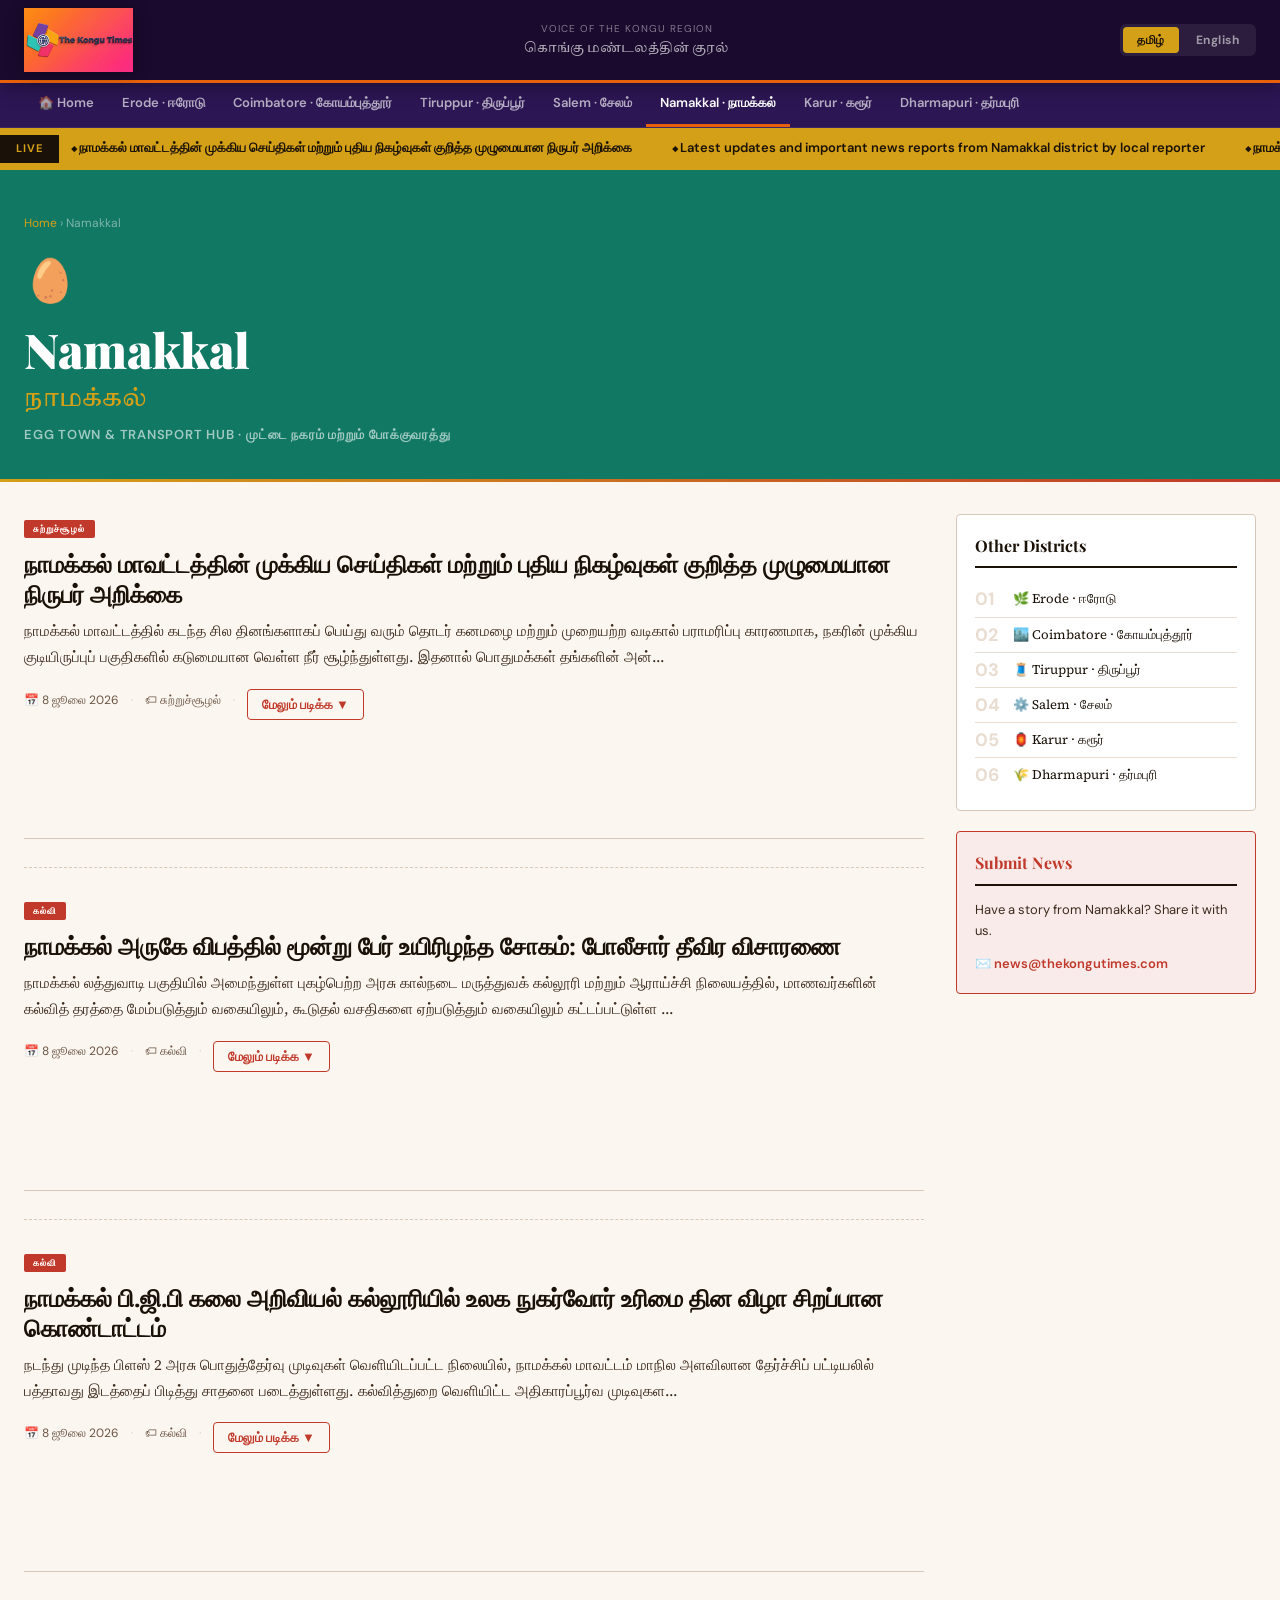
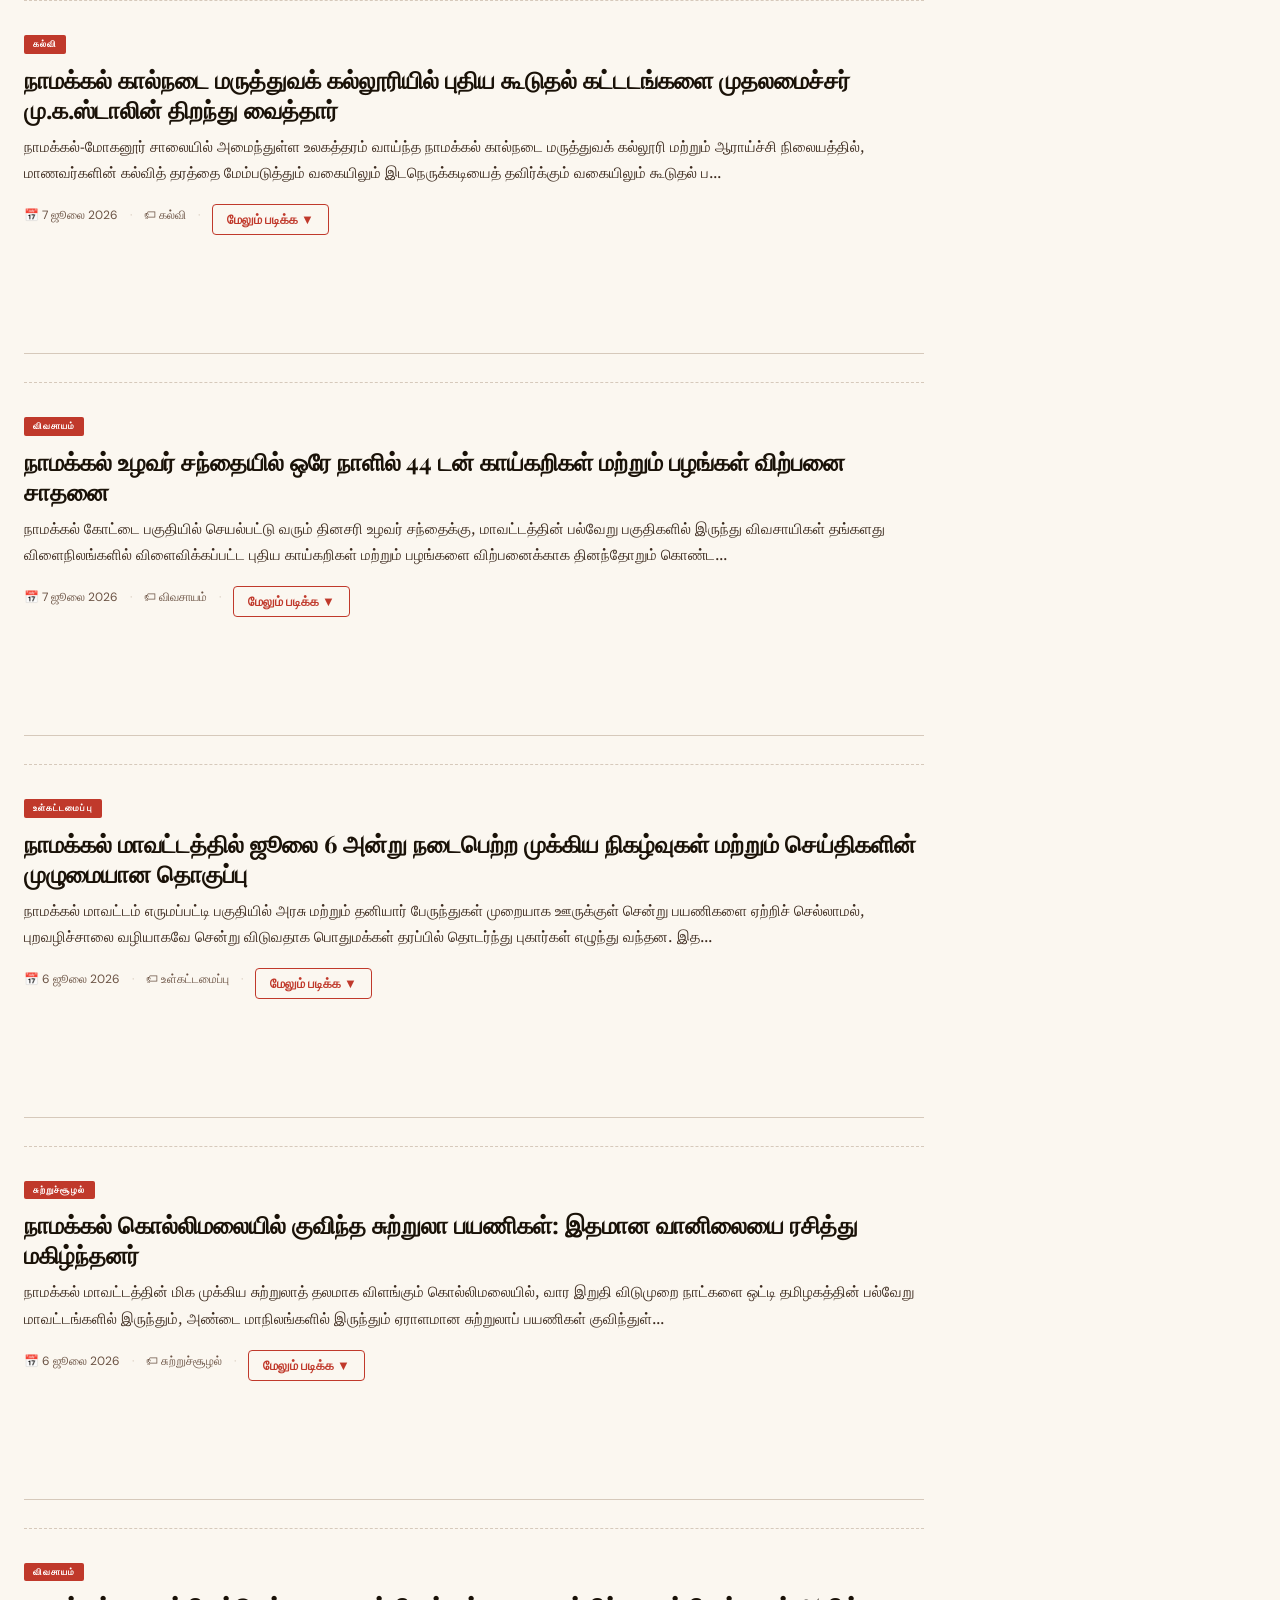
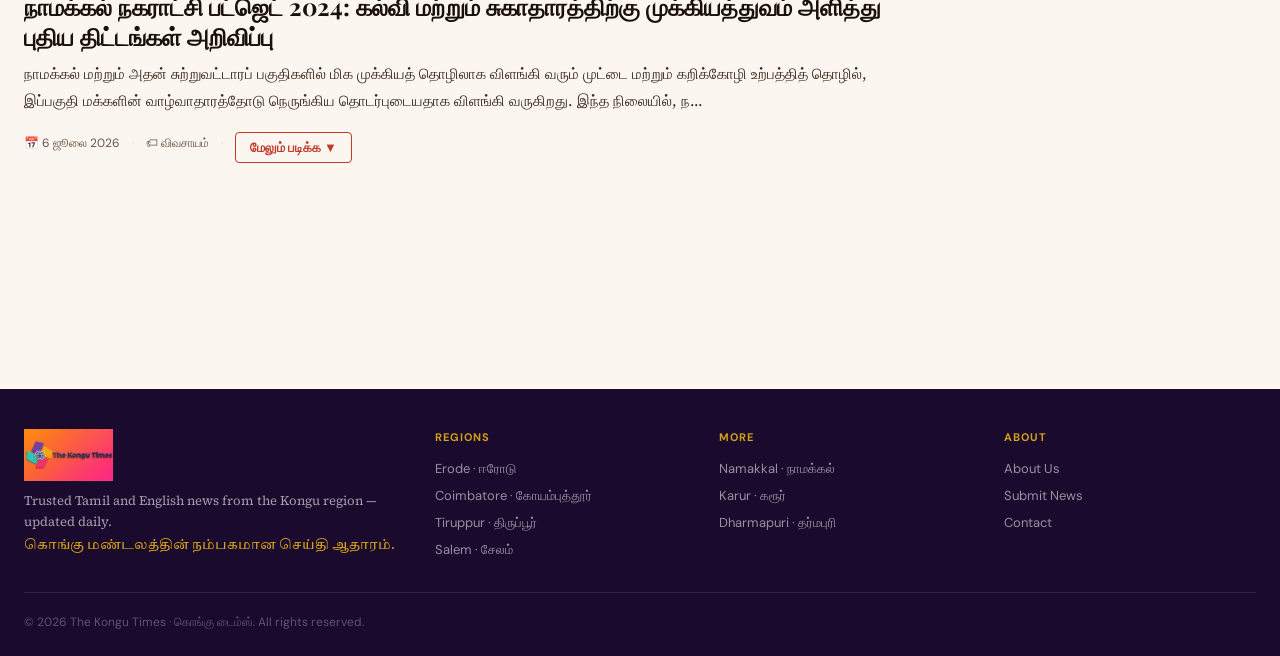
<file: regions/namakkal.html>
<!DOCTYPE html>
<html lang="ta">
<head>
<meta charset="UTF-8"/>
<meta name="robots" content="index,follow"/>
<meta name="viewport" content="width=device-width,initial-scale=1"/>
<meta name="description" id="meta-desc" content="Latest political insights and leadership dynamics in Namakkal district revealed"/>
<title>Latest updates and important news reports from Namakkal district by local reporter | The Kongu Times</title>
<link rel="stylesheet" href="../css/style.css"/>
<link rel="icon" href="data:image/svg+xml,%3Csvg xmlns='http://www.w3.org/2000/svg' viewBox='0 0 100 100'%3E%3Ctext y='.9em' font-size='90'%3E%F0%9F%93%B0%3C/text%3E%3C/svg%3E"/>
<meta property="og:type" content="website"/>
<meta property="og:site_name" content="The Kongu Times"/>
<!--SCHEMA-NEWS-->
<style>
.ad-slot{min-height:90px;background:transparent;text-align:center;padding:8px 0;overflow:hidden;}
.article-featured-img{width:100%;max-height:380px;object-fit:cover;border-radius:6px;margin-bottom:18px;display:block;}
.article-divider{border:none;border-top:1px dashed var(--border);margin:28px 0;}
.article-preview{font-size:15px;color:var(--ink-mid);line-height:1.75;margin-bottom:10px;}
.article-full p{font-size:15px;color:var(--ink-mid);line-height:1.75;margin-bottom:14px;}
.article-lang-en{display:none;}
.article-lang-en .article-title{font-family:"Playfair Display",serif;font-size:22px;font-weight:700;color:var(--ink);margin-bottom:12px;}
.article-body--en p{font-size:15px;color:var(--ink-mid);line-height:1.75;margin-bottom:14px;}
.read-more-btn{font-family:"DM Sans",sans-serif;font-size:13px;font-weight:700;color:var(--red);background:none;border:1px solid var(--red);border-radius:4px;cursor:pointer;padding:6px 14px;margin-top:8px;}
.read-more-btn:hover{background:var(--red);color:#fff;}
.date-en{display:none;}
</style>
</head>
<body>

<header class="site-header">
  <div class="header-inner">
    <a href="../index.html" class="logo-link"><img class="logo-img" src="../kongu-times-logo.png" alt="The Kongu Times"/></a>
    <div class="header-center">
      <div class="header-tagline" id="header-date">VOICE OF THE KONGU REGION</div>
      <div class="header-tagline-ta">கொங்கு மண்டலத்தின் குரல்</div>
    </div>
    <div class="lang-toggle">
      <button class="lang-btn" data-lang="ta">தமிழ்</button>
      <button class="lang-btn" data-lang="en">English</button>
    </div>
  </div>
</header>

<nav class="region-nav"><div class="region-nav-inner">
  <a href="../index.html">🏠 Home</a>
  <a href="erode.html">Erode · ஈரோடு</a>
  <a href="coimbatore.html">Coimbatore · கோயம்புத்தூர்</a>
  <a href="tiruppur.html">Tiruppur · திருப்பூர்</a>
  <a href="salem.html">Salem · சேலம்</a>
  <a href="namakkal.html" class="active">Namakkal · நாமக்கல்</a>
  <a href="karur.html">Karur · கரூர்</a>
  <a href="dharmapuri.html">Dharmapuri · தர்மபுரி</a>
</div></nav>

<div class="news-ticker"><div class="ticker-inner"><span class="ticker-label">LIVE</span><div class="ticker-scroll"><div class="ticker-track">
<!--TICKER-START--><span class="ticker-item">நாமக்கல் மாவட்டத்தின் முக்கிய செய்திகள் மற்றும் புதிய நிகழ்வுகள் குறித்த முழுமையான நிருபர் அறிக்கை</span><span class="ticker-item">Latest updates and important news reports from Namakkal district by local reporter</span><span class="ticker-item">நாமக்கல் அருகே விபத்தில் மூன்று பேர் உயிரிழந்த சோகம்: போலீசார் தீவிர விசாரணை</span><span class="ticker-item">Tragic Road Accident Near Namakkal Claims Three Lives, Police Register Case</span><span class="ticker-item">நாமக்கல் பி.ஜி.பி கலை அறிவியல் கல்லூரியில் உலக நுகர்வோர் உரிமை தின விழா சிறப்பான கொண்டாட்டம்</span><span class="ticker-item">World Consumer Rights Day Celebrated at PGP College of Arts and Science in Namakkal</span><span class="ticker-item">நாமக்கல் கால்நடை மருத்துவக் கல்லூரியில் புதிய கூடுதல் கட்டடங்களை முதலமைச்சர் மு.க.ஸ்டாலின் திறந்து வைத்தார்</span><span class="ticker-item">New Additional Buildings Inaugurated at Namakkal Veterinary College by Chief Minister MK Stalin</span><span class="ticker-item">நாமக்கல் மாவட்டத்தின் முக்கிய செய்திகள் மற்றும் புதிய நிகழ்வுகள் குறித்த முழுமையான நிருபர் அறிக்கை</span><span class="ticker-item">Latest updates and important news reports from Namakkal district by local reporter</span><span class="ticker-item">நாமக்கல் அருகே விபத்தில் மூன்று பேர் உயிரிழந்த சோகம்: போலீசார் தீவிர விசாரணை</span><span class="ticker-item">Tragic Road Accident Near Namakkal Claims Three Lives, Police Register Case</span><span class="ticker-item">நாமக்கல் பி.ஜி.பி கலை அறிவியல் கல்லூரியில் உலக நுகர்வோர் உரிமை தின விழா சிறப்பான கொண்டாட்டம்</span><span class="ticker-item">World Consumer Rights Day Celebrated at PGP College of Arts and Science in Namakkal</span><span class="ticker-item">நாமக்கல் கால்நடை மருத்துவக் கல்லூரியில் புதிய கூடுதல் கட்டடங்களை முதலமைச்சர் மு.க.ஸ்டாலின் திறந்து வைத்தார்</span><span class="ticker-item">New Additional Buildings Inaugurated at Namakkal Veterinary College by Chief Minister MK Stalin</span><!--TICKER-END-->
</div></div></div></div>

<div class="region-hero" style="background:#117864">
  <div class="region-hero-inner">
    <div class="region-breadcrumb"><a href="../index.html">Home</a> › Namakkal</div>
    <span class="region-icon">🥚</span>
    <h1 class="region-title">Namakkal</h1>
    <div class="region-title-tamil">நாமக்கல்</div>
    <div class="region-tagline">Egg Town & Transport Hub · முட்டை நகரம் மற்றும் போக்குவரத்து</div>
  </div>
</div>

<div class="region-content">
<div class="region-main">
<main>
<!--AUTO-NEWS-START-->

<article class="news-article" id="art1" itemscope itemtype="https://schema.org/NewsArticle">
  <meta itemprop="datePublished" content="2026-07-08T19:25:36.127Z"/>
  <meta itemprop="author" content="The Kongu Times"/>
  
  <div class="article-lang-ta">
    <span class="article-label">சுற்றுச்சூழல்</span>
    <h2 class="article-title" itemprop="headline">நாமக்கல் மாவட்டத்தின் முக்கிய செய்திகள் மற்றும் புதிய நிகழ்வுகள் குறித்த முழுமையான நிருபர் அறிக்கை</h2>
    <div class="article-preview article-preview-ta">நாமக்கல் மாவட்டத்தில் கடந்த சில தினங்களாகப் பெய்து வரும் தொடர் கனமழை மற்றும் முறையற்ற வடிகால் பராமரிப்பு காரணமாக, நகரின் முக்கிய குடியிருப்புப் பகுதிகளில் கடுமையான வெள்ள நீர் சூழ்ந்துள்ளது. இதனால் பொதுமக்கள் தங்களின் அன்...</div>
    <div class="article-full article-full-ta" style="display:none"><p>நாமக்கல் மாவட்டத்தில் கடந்த சில தினங்களாகப் பெய்து வரும் தொடர் கனமழை மற்றும் முறையற்ற வடிகால் பராமரிப்பு காரணமாக, நகரின் முக்கிய குடியிருப்புப் பகுதிகளில் கடுமையான வெள்ள நீர் சூழ்ந்துள்ளது. இதனால் பொதுமக்கள் தங்களின் அன்றாடத் தேவைகளைக்கூடப் பூர்த்தி செய்ய முடியாமல் வீடுகளுக்குள்ளேயே முடங்கும் அவல நிலை ஏற்பட்டுள்ளது. குறிப்பாக, தாழ்வான பகுதிகளில் உள்ள நூற்றுக்கணக்கான வீடுகளுக்குள் கழிவுநீருடன் கலந்த மழைநீர் புகுந்துள்ளதால், அப்பகுதி மக்கள் பெரும் சுகாதார சீர்கேட்டிற்கு ஆளாகியுள்ளனர். இந்தத் திடீர் வெள்ளப் பெருக்கு மற்றும் தேக்கத்தினால் பொதுமக்களின் இயல்பு வாழ்க்கை முற்றிலுமாக முடங்கிப் போயுள்ளதுடன், மக்களின் அன்றாடப் போக்குவரத்துப் பாதைகளும் துண்டிக்கப்பட்டுள்ளன.</p><p>இந்த அவல நிலைக்கு நகராட்சி நிர்வாகத்தின் அலட்சியப் போக்கும், போதிய முன்னெச்சரிக்கை நடவடிக்கைகளை எடுக்காததுமே முக்கியக் காரணம் என்று பொதுமக்கள் குற்றம் சாட்டுகின்றனர். மழைக்காலம் தொடங்குவதற்கு முன்னரே வடிகால்களைத் தூர்வாரி, அடைப்புகளைச் சீரமைக்க வேண்டும் என்று பலமுறை கோரிக்கை விடுத்தும் அதிகாரிகள் எந்தவித நடவடிக்கையும் எடுக்கவில்லை எனத் தெரிகிறது. இதனால் தற்போது பெய்த மிதமான மழையிலேயே நகரின் முக்கிய வடிகால்கள் அனைத்தும் நிரம்பி வழிந்து, தண்ணீர் குடியிருப்புப் பகுதிகளுக்குள் புகுந்துவிட்டது. குறிப்பாக, கழிவுநீர் கால்வாய்கள் முறையாகப் பராமரிக்கப்படாததால், மழைநீருடன் கழிவுநீரும் கலந்து தெருக்களில் ஆறாக ஓடுவதுடன் பெரும் துர்நாற்றத்தையும் ஏற்படுத்தி வருகிறது.</p><p>நாமக்கல் நகராட்சியின் 12-வது வார்டுக்கு உட்பட்ட கணேசபுரம், நல்லிபாளையம் மற்றும் அதன் சுற்றுவட்டாரப் பகுதிகளில் தான் இந்த பாதிப்பு மிகக் கடுமையாகக் காணப்படுகிறது. இப்பகுதிகளில் வசிக்கும் முதியவர்கள், குழந்தைகள் மற்றும் கர்ப்பிணிப் பெண்கள் வீட்டை விட்டு வெளியே வர முடியாமல் தவித்து வருகின்றனர். மேலும், தெருக்களில் தேங்கியுள்ள தேக்க நீரினால் கொசுக்கள் உற்பத்தி அதிகரித்து, டெங்கு மற்றும் மலேரியா போன்ற தொற்றுநோய்கள் பரவும் அபாயம் ஏற்பட்டுள்ளதாக அஞ்சப்படுகிறது. அப்பகுதி மக்கள் தங்களின் அத்தியாவசியப் பொருட்களான பால், குடிநீர் மற்றும் காய்கறிகளை வாங்குவதற்குக் கூட முழங்கால் அளவு தண்ணீரில் நடந்து செல்ல வேண்டிய அவல நிலைக்குத் தள்ளப்பட்டுள்ளனர்.</p><p>பாதிக்கப்பட்ட பகுதிகளைச் சேர்ந்த சமூக ஆர்வலர்கள் மற்றும் பொதுமக்கள், நகராட்சி நிர்வாகத்திற்கு எதிராகத் தங்களின் கண்டனங்களைத் தெரிவித்து வருகின்றனர். உடனடியாகத் தற்காலிக மின்மோட்டார்கள் மூலம் தேங்கியுள்ள வெள்ளநீரை வெளியேற்ற வேண்டும் என்றும், பாதிக்கப்பட்ட மக்களுக்குத் தங்குமிடங்கள் மற்றும் உணவுப் பொருட்களை வழங்க வேண்டும் என்றும் அவர்கள் கோரிக்கை விடுத்துள்ளனர். மேலும், தேங்கியுள்ள தண்ணீரில் பிளீச்சிங் பவுடர் தூவி, கிருமிநாசினி தெளிப்பதன் மூலம் நோய் பரவுவதைத் தடுக்க உடனடியாக மருத்துவ முகாம்களை நடத்த வேண்டும் என்றும் மக்கள் வலியுறுத்துகின்றனர். இல்லையெனில், மாவட்ட ஆட்சியர் அலுவலகத்தை முற்றுகையிட்டுப் போராட்டம் நடத்தப் போவதாகவும் அவர்கள் எச்சரித்துள்ளனர்.</p><p>பொதுமக்களின் இந்தத் தொடர் புகார்களை அடுத்து, நாமக்கல் நகராட்சி அதிகாரிகள் மற்றும் தூய்மைப் பணியாளர்கள் சம்பவ இடத்திற்கு விரைந்து வந்து மீட்புப் பணிகளைத் தீவிரப்படுத்தியுள்ளனர். இதுகுறித்து நகராட்சி உயர் அதிகாரி ஒருவர் கூறுகையில், "மழைநீரை வெளியேற்றப் போர்க்கால அடிப்படையில் நடவடிக்கைகள் மேற்கொள்ளப்பட்டு வருகின்றன என்றும், அடைப்புகள் உள்ள பகுதிகளில் ஜே.சி.பி இயந்திரங்கள் மூலம் தூர்வாரும் பணிகள் நடைபெற்று வருகின்றன" என்றும் தெரிவித்தார். மேலும், தாழ்வான பகுதிகளில் தேங்கியுள்ள நீரை மின்மோட்டார்கள் மூலம் வெளியேற்றி வருவதாகவும், பொதுமக்களின் சுகாதாரத்தைப் பாதுகாக்கத் தேவையான அனைத்து முன்னெச்சரிக்கை நடவடிக்கைகளும் விரைவில் எடுக்கப்படும் என்றும் அவர் உறுதியளித்துள்ளார்.</p></div>
  </div>
  <div class="article-lang-en" style="display:none">
    <span class="article-label">Environment</span>
    <h2 class="article-title">Latest updates and important news reports from Namakkal district by local reporter</h2>
    <div class="article-preview article-preview-en">Residents and motorists navigating the busy arterial roads of Namakkal have raised serious concerns over the rapidly deteriorating condition of local transport infrastructure, urging municipal authorities to take immedia...</div>
    <div class="article-full article-full-en" style="display:none"><p>Residents and motorists navigating the busy arterial roads of Namakkal have raised serious concerns over the rapidly deteriorating condition of local transport infrastructure, urging municipal authorities to take immediate corrective action. Several key stretches across the town, which serve as vital transit routes for both heavy commercial vehicles and daily commuters, have developed deep potholes and uneven patches following recent spells of heavy rainfall. The poor state of these roads has not only severely disrupted the smooth flow of vehicular traffic but has also significantly increased the risk of road accidents, particularly for two-wheeler riders during the night. Local trade merchants and shopkeepers operating along these damaged routes complain that the constant dust kicked up by passing vehicles is affecting their businesses and causing respiratory discomfort to pedestrians.</p><p>The primary cause of this widespread damage has been attributed to a combination of inadequate stormwater drainage systems and the high volume of heavy cargo trucks that frequently traverse Namakkal, a major national hub for the poultry and transport industries. When heavy rains lash the region, water accumulates on the road surfaces instead of draining away, weakening the asphalt base and leading to rapid erosion under the weight of multi-axle trucks. Commuters point out that while patch-up works are occasionally carried out by contractors, these temporary measures fail to survive even a single season of monsoon showers. Frustrated residents have highlighted that key intersections near the government hospital and the main bus stand have become particularly hazardous, requiring motorists to navigate carefully to avoid collisions.</p><p>In response to the growing public outcry, representatives from local civic welfare associations have formally submitted a memorandum to the Namakkal municipality and the state highways department demanding a permanent solution to the crisis. Community activists emphasize that the current state of the roads is unacceptable for a city that generates substantial revenue for the state government through its thriving transport sector. They argue that the lack of periodic maintenance and high-quality relaying of roads has resulted in a recurring waste of public funds on ineffective repairs. School authorities have also expressed anxiety over the safety of buses and vans ferrying young children through these pothole-riddled stretches during peak morning hours.</p><p>Acknowledging the severity of the situation, senior officials from the Namakkal municipal administration and the highways department have assured the public that a comprehensive restoration plan is being drafted to address the issue systematically. According to official sources, a detailed survey of the worst-affected stretches has already been initiated to estimate the budget required for laying high-durability concrete roads in high-traffic zones. The department plans to prioritize the repair of main arterial roads before expanding the scope of work to cover interior residential streets. Furthermore, officials have promised to inspect the existing roadside drains and clear blockages to ensure that rainwater does not stagnate on the newly laid surfaces in the future.</p><p>While the assurances from the local administration have provided some hope to the aggrieved residents, the community remains vigilant and is demanding a strict timeline for the commencement and completion of the roadworks. Local residents’ welfare groups have stated that they will continue to monitor the progress of the promised road restoration project and hold the concerned departments accountable if delays persist. As Namakkal continues to grow as a vital industrial and commercial node in western Tamil Nadu, the demand for robust, safe, and well-maintained road infrastructure remains a top priority for its citizens. For now, motorists are being advised to exercise extreme caution while navigating the damaged stretches, especially during poor visibility conditions.</p></div>
  </div>
  <div class="article-meta">
    <span>📅 <span class="date-ta">8 ஜூலை 2026</span><span class="date-en" style="display:none">8 July 2026</span></span>
    <span class="meta-dot">·</span><span>🏷 <span class="cat-ta">சுற்றுச்சூழல்</span><span class="cat-en" style="display:none">Environment</span></span>
    <span class="meta-dot">·</span>
    <button class="read-more-btn" onclick="toggleArticle('art1',this)" aria-expanded="false">மேலும் படிக்க ▼</button>
  </div>
  <div class="ad-slot"><!-- ADSENSE --></div>
</article>
<hr class="article-divider"/>

<article class="news-article" id="art2" itemscope itemtype="https://schema.org/NewsArticle">
  <meta itemprop="datePublished" content="2026-07-08T02:43:01.965Z"/>
  <meta itemprop="author" content="The Kongu Times"/>
  
  <div class="article-lang-ta">
    <span class="article-label">கல்வி</span>
    <h2 class="article-title" itemprop="headline">நாமக்கல் அருகே விபத்தில் மூன்று பேர் உயிரிழந்த சோகம்: போலீசார் தீவிர விசாரணை</h2>
    <div class="article-preview article-preview-ta">நாமக்கல் லத்துவாடி பகுதியில் அமைந்துள்ள புகழ்பெற்ற அரசு கால்நடை மருத்துவக் கல்லூரி மற்றும் ஆராய்ச்சி நிலையத்தில், மாணவர்களின் கல்வித் தரத்தை மேம்படுத்தும் வகையிலும், கூடுதல் வசதிகளை ஏற்படுத்தும் வகையிலும் கட்டப்பட்டுள்ள ...</div>
    <div class="article-full article-full-ta" style="display:none"><p>நாமக்கல் லத்துவாடி பகுதியில் அமைந்துள்ள புகழ்பெற்ற அரசு கால்நடை மருத்துவக் கல்லூரி மற்றும் ஆராய்ச்சி நிலையத்தில், மாணவர்களின் கல்வித் தரத்தை மேம்படுத்தும் வகையிலும், கூடுதல் வசதிகளை ஏற்படுத்தும் வகையிலும் கட்டப்பட்டுள்ள புதிய கூடுதல் கட்டடங்கள் அண்மையில் முறைப்படி திறந்து வைக்கப்பட்டுள்ளன. தமிழக அரசின் கால்நடை பராமரிப்புத் துறையின் கீழ் செயல்படும் இந்த உலகத்தரம் வாய்ந்த கல்வி நிறுவனத்தில், நாளுக்கு நாள் அதிகரித்து வரும் மாணவர்களின் சேர்க்கை மற்றும் ஆராய்ச்சிப் பணிகளைக் கருத்தில் கொண்டு இந்த உள்கட்டமைப்பு விரிவாக்கம் செய்யப்பட்டுள்ளது. இப்புதிய கட்டடங்கள் திறக்கப்பட்டதன் மூலம், நாமக்கல் மாவட்டத்தைச் சேர்ந்த கிராமப்புற மாணவர்கள் மற்றும் கால்நடை வளர்க்கும் விவசாயிகள் பெரும் பயனடைவார்கள் என்று எதிர்பார்க்கப்படுகிறது.</p><p>இவ்விழாவில் நாமக்கல் நாடாளுமன்ற உறுப்பினர் (எம்.பி.) ஏ.கே.பி.சின்ராஜ் சிறப்பு விருந்தினராகக் கலந்துகொண்டு, புதிய கூடுதல் கட்டடங்களை நாடா வெட்டி முறைப்படி திறந்து வைத்தார். கல்லூரி வளாகத்தில் நடைபெற்ற இந்தத் திறப்பு விழாவில், கால்நடை மருத்துவக் கல்லூரியின் முதல்வர், பேராசிரியர்கள், துறைத் தலைவர்கள் மற்றும் அரசு உயர் அதிகாரிகள் பலர் முன்னிலை வகித்தனர். நாடாளுமன்ற உறுப்பினர் தனது சிறப்புரையில், நாமக்கல் மாவட்டத்தின் பொருளாதாரத்தில் கால்நடை வளர்ப்புத் தொழில் மிக முக்கியப் பங்கு வகிப்பதாகவும், அதற்கு இக்கல்லூரி வழங்கும் பங்களிப்பு அளப்பரியது என்றும் குறிப்பிட்டார். மேலும், இத்தகைய நவீன உள்கட்டமைப்பு வசதிகள் மாணவர்களின் ஆராய்ச்சித் திறனை உலக அளவிற்கு உயர்த்த உதவும் என்றும் அவர் பெருமிதத்துடன் தெரிவித்தார்.</p><p>நாமக்கல் மாவட்டம் இந்தியாவின் முக்கிய முட்டை உற்பத்தி மையமாகவும், கோழி வளர்ப்பில் முன்னணி மாவட்டமாகவும் திகழ்வதால், இங்குள்ள கால்நடை மருத்துவக் கல்லூரிக்கு மாநிலம் முழுவதிலும் இருந்து நூற்றுக்கணக்கான மாணவர்கள் கல்வி பயில வருகின்றனர். கடந்த சில ஆண்டுகளாக மாணவர்களின் எண்ணிக்கை கணிசமாக உயர்ந்துள்ளதால், அவர்களுக்குத் தேவையான கூடுதல் வகுப்பறைகள், நவீன ஆய்வகங்கள் மற்றும் தங்கும் விடுதி வசதிகள் அவசியத் தேவையாக மாறின. இந்தத் தேவையைப் பூர்த்தி செய்யும் நோக்கில், தமிழக அரசின் நிதி ஒதுக்கீட்டின் கீழ் அதிநவீன வசதிகளுடன் கூடிய புதிய கூடுதல் கட்டடங்கள் திட்டமிடப்பட்டு, தற்போது வெற்றிகரமாகக் கட்டி முடிக்கப்பட்டு பயன்பாட்டிற்குக் கொண்டு வரப்பட்டுள்ளன.</p><p>இப்புதிய கட்டடங்களின் திறப்பு விழா, நாமக்கல் மாவட்ட விவசாயிகளிடமும், கால்நடை வளர்ப்போரிடமும் மிகுந்த வரவேற்பைப் பெற்றுள்ளது. கல்லூரிக்கு வரும் நோயுற்ற கால்நடைகளுக்கு விரைவாகவும், நவீன தொழில்நுட்பத்துடனும் சிகிச்சை அளிக்க இந்த கூடுதல் ஆய்வகங்கள் பெரிதும் உதவும் என்று பொதுமக்கள் மகிழ்ச்சி தெரிவித்துள்ளனர். மேலும், மாணவர்கள் தங்கு தடையின்றி தங்களது செய்முறைப் பயிற்சிகளை மேற்கொள்ளவும், புதிய நோய்க்கிருமிகள் குறித்த ஆராய்ச்சிகளை தடையின்றி முன்னெடுக்கவும் இந்த உள்கட்டமைப்பு வசதி ஒரு புதிய உந்துசக்தியாக அமையும் என்பதில் மாற்றுக் கருத்து இல்லை.</p><p>இது குறித்து கருத்து தெரிவித்த கல்லூரி நிர்வாக அதிகாரிகள் மற்றும் துறைச் சார்ந்த வல்லுநர்கள், இப்புதிய கூடுதல் கட்டடங்கள் திறக்கப்பட்டதன் மூலம் கல்லூரியின் கல்விச் சூழல் அடுத்த கட்டத்திற்கு நகர்ந்துள்ளதாகத் தெரிவித்தனர். நவீன மருத்துவ உபகரணங்களை நிறுவுவதற்கும், மாணவர்களுக்கான பிரத்யேகக் கருத்தரங்கு அறைகளை அமைப்பதற்கும் இக்கட்டடம் பயன்படுத்தப்படும் என்று அவர்கள் விளக்கமளித்தனர். வருங்காலங்களில் கால்நடை மருத்துவத் துறையில் ஏற்படும் சவால்களை எதிர்கொள்ளும் வகையில், மாணவர்களைத் தயார்படுத்த இந்த கூடுதல் வசதிகள் மிக முக்கியப் பங்காற்றும் என்றும், இதற்காகத் தங்களுக்கு ஆதரவளித்த மக்கள் பிரதிநிதிகளுக்கும், தமிழக அரசிற்கும் தங்களது நெஞ்சார்ந்த நன்றியினைத் தெரிவித்துக் கொள்வதாகவும் அதிகாரிகள் கூறினர்.</p></div>
  </div>
  <div class="article-lang-en" style="display:none">
    <span class="article-label">Education</span>
    <h2 class="article-title">Tragic Road Accident Near Namakkal Claims Three Lives, Police Register Case</h2>
    <div class="article-preview article-preview-en">The Namakkal Veterinary College and Research Institute (VCRI) has marked a significant milestone in its infrastructural development with the official inauguration of its newly constructed additional campus buildings. Spe...</div>
    <div class="article-full article-full-en" style="display:none"><p>The Namakkal Veterinary College and Research Institute (VCRI) has marked a significant milestone in its infrastructural development with the official inauguration of its newly constructed additional campus buildings. Spearheaded by the state government to meet the growing academic and research demands of the region, these modern facilities were formally opened in a high-profile ceremony. Local administrative leaders, college faculty, and students gathered at the campus to celebrate this expansion, which is poised to elevate the institution's status as a premier hub for veterinary sciences in Western Tamil Nadu. The event highlighted the government's ongoing commitment to upgrading educational infrastructure in rural and semi-urban districts.</p><p>Namakkal Member of Parliament (MP) V. Senthilkumar graced the occasion as the chief guest, formally cutting the ribbon and dedicating the new structures to the student community. Accompanied by senior academicians and local body representatives, the MP inspected the newly built classrooms, advanced laboratories, and administrative blocks designed to facilitate a better learning environment. During his address, the parliamentarian emphasized the crucial role that Namakkal plays in the state's poultry and dairy sectors, noting that a well-equipped veterinary college is essential for supporting local farmers. He assured the public that the union and state governments would continue to collaborate on funding such vital academic projects.</p><p>The expansion of the veterinary college comes as a major boost for the residents and farming communities of Namakkal district, which is widely recognized as the poultry capital of Tamil Nadu. Local poultry farmers and cattle herders will now have direct access to improved diagnostic services and veterinary care, as the new buildings also house advanced research laboratories dedicated to animal disease prevention. By fostering better academic research, the facility will help in the early detection and management of livestock diseases, thereby safeguarding the livelihoods of thousands of agrarian families in the region. Residents have welcomed the development, expressing optimism that the upgrade will attract top-tier veterinary experts and students to the district.</p><p>Officials from the Tamil Nadu Veterinary and Animal Sciences University (TANUVAS) expressed their gratitude to the government for the timely allocation of funds and successful completion of the construction work. The college administration revealed that the additional space would allow them to accommodate more students and introduce specialized postgraduate and doctoral research programmes in the coming academic years. They highlighted that the state-of-the-art laboratories would be utilized not only for academic instruction but also for testing soil, water, and feed quality, which are critical parameters for the local poultry industry. This integration of academics with community service is expected to drive sustainable agricultural growth across the district.</p><p>Looking ahead, the successful inauguration of these buildings represents a long-term investment in the socio-economic fabric of Namakkal. With the poultry and dairy industries constantly evolving, the demand for skilled veterinary professionals and cutting-edge research has never been higher. Local authorities have pledged to ensure that the new facilities are maintained to the highest standards and utilized to their full potential. As the new academic term begins, both faculty and students are geared up to utilize these resources to foster innovation, ultimately positioning Namakkal as a leading center for veterinary excellence in the country.</p></div>
  </div>
  <div class="article-meta">
    <span>📅 <span class="date-ta">8 ஜூலை 2026</span><span class="date-en" style="display:none">8 July 2026</span></span>
    <span class="meta-dot">·</span><span>🏷 <span class="cat-ta">கல்வி</span><span class="cat-en" style="display:none">Education</span></span>
    <span class="meta-dot">·</span>
    <button class="read-more-btn" onclick="toggleArticle('art2',this)" aria-expanded="false">மேலும் படிக்க ▼</button>
  </div>
  <div class="ad-slot"><!-- ADSENSE --></div>
</article>
<hr class="article-divider"/>

<article class="news-article" id="art3" itemscope itemtype="https://schema.org/NewsArticle">
  <meta itemprop="datePublished" content="2026-07-08T02:43:01.965Z"/>
  <meta itemprop="author" content="The Kongu Times"/>
  
  <div class="article-lang-ta">
    <span class="article-label">கல்வி</span>
    <h2 class="article-title" itemprop="headline">நாமக்கல் பி.ஜி.பி கலை அறிவியல் கல்லூரியில் உலக நுகர்வோர் உரிமை தின விழா சிறப்பான கொண்டாட்டம்</h2>
    <div class="article-preview article-preview-ta">நடந்து முடிந்த பிளஸ் 2 அரசு பொதுத்தேர்வு முடிவுகள் வெளியிடப்பட்ட நிலையில், நாமக்கல் மாவட்டம் மாநில அளவிலான தேர்ச்சிப் பட்டியலில் பத்தாவது இடத்தைப் பிடித்து சாதனை படைத்துள்ளது. கல்வித்துறை வெளியிட்ட அதிகாரப்பூர்வ முடிவுகள...</div>
    <div class="article-full article-full-ta" style="display:none"><p>நடந்து முடிந்த பிளஸ் 2 அரசு பொதுத்தேர்வு முடிவுகள் வெளியிடப்பட்ட நிலையில், நாமக்கல் மாவட்டம் மாநில அளவிலான தேர்ச்சிப் பட்டியலில் பத்தாவது இடத்தைப் பிடித்து சாதனை படைத்துள்ளது. கல்வித்துறை வெளியிட்ட அதிகாரப்பூர்வ முடிவுகளின்படி, மாவட்டத்தில் தேர்வு எழுதிய மாணவ, மாணவிகளில் பெரும்பாலோர் தேர்ச்சி பெற்று மாவட்டத்திற்குப் பெருமை சேர்த்துள்ளனர். வழக்கம்போல் இந்த ஆண்டும் மாணவர்களை விட மாணவிகளே அதிக அளவில் தேர்ச்சி பெற்று தங்களது ஆதிக்கத்தை நிலைநிறுத்தியுள்ளனர். நாமக்கல் மாவட்டத்தின் இந்த முக்கிய கல்விச் சாதனை உள்ளூர் மக்களிடையேயும், பெற்றோர்களிடையேயும் பெரும் மகிழ்ச்சியையும் நெகிழ்ச்சியையும் ஏற்படுத்தியுள்ளது.</p><p>இந்த சிறப்பான தேர்ச்சி விகிதத்திற்குப் பின்னால் பள்ளித் தலைமை ஆசிரியர்கள், ஆசிரியர்கள் மற்றும் மாணவர்களின் கடுமையான உழைப்பு ஒளிந்துள்ளது என்பதில் மாற்றுக் கருத்து இல்லை. நடப்பு கல்வியாண்டின் தொடக்கத்திலிருந்தே மாணவர்களின் கற்றல் திறனை மேம்படுத்தும் வகையில் சிறப்பு வகுப்புகளும், திருப்புதல் தேர்வுகளும் தொடர்ச்சியாக நடத்தப்பட்டன. குறிப்பாக, மெல்லக் கற்கும் மாணவர்களைக் கண்டறிந்து அவர்களுக்குத் தனிக் கவனம் செலுத்தி சிறப்புப் பயிற்சிகள் வழங்கப்பட்டதே இந்த வெற்றிக்கு முக்கியக் காரணமாக அமைந்தது. மாவட்டத்தின் அரசுப் பள்ளிகள் மற்றும் தனியார் பள்ளிகள் ஒருங்கிணைந்து செயல்பட்டு மாணவர்களைத் தேர்வுக்குத் தயார்படுத்திய விதம் இந்த வெற்றியைச் சாத்தியமாக்கியுள்ளது.</p><p>நாமக்கல் மாவட்ட முதன்மைக் கல்வி அலுவலர் மற்றும் கல்வித்துறை அதிகாரிகள் இந்தத் தேர்வுப் பணியை மிகச் சிறப்பாகத் திட்டமிட்டு வழிநடத்தினர். தேர்வு மையங்களில் எவ்வித முறைகேடுகளும் நடக்காத வண்ணம் கண்காணிப்புப் பணிகள் தீவிரப்படுத்தப்பட்டதோடு, மாணவர்களின் மன அழுத்தத்தைக் குறைப்பதற்கான ஆலோசனைகளும் வழங்கப்பட்டன. தேர்வு முடிவுகள் குறித்து கருத்து தெரிவித்த மாவட்ட முதன்மைக் கல்வி அலுவலர், "ஆசிரியர்களின் அர்ப்பணிப்புடன் கூடிய போதனையும், மாணவர்களின் முறையான திட்டமிடலுமே நாமக்கல் மாவட்டம் மாநில அளவில் பத்தாவது இடத்தைப் பிடிக்கக் காரணமாக அமைந்தது" என்று பாராட்டு தெரிவித்தார். மேலும், அடுத்த கல்வியாண்டில் நாமக்கல் மாவட்டத்தை முதல் மூன்று இடங்களுக்குள் கொண்டு வர இப்போதிருந்தே திட்டமிடப்படும் என்றும் அவர் உறுதியளித்தார்.</p><p>இந்தத் தேர்வு முடிவுகள் நாமக்கல் மாவட்டத்தின் சமூக மற்றும் பொருளாதார தளத்தில் நேர்மறையான தாக்கத்தை ஏற்படுத்தியுள்ளன. மாவட்டத்தில் உள்ள ஏழை, எளிய குடும்பங்களைச் சேர்ந்த அரசு பள்ளி மாணவர்கள் பலரும் மிகச் சிறந்த மதிப்பெண்களைப் பெற்று தேர்ச்சி பெற்றுள்ளதால், அவர்கள் உயர்கல்வி கற்பதற்கான வாய்ப்புகள் பிரகாசமாகியுள்ளன. இந்தத் தேர்ச்சி விகித உயர்வு, கிராமப்புற மாணவர்களின் எதிர்காலக் கனவுகளை நனவாக்குவதோடு, அவர்களின் குடும்ப சூழ்நிலையை மேம்படுத்தவும் பெரிதும் உதவும் என்று சமூக ஆர்வலர்கள் நெகிழ்ச்சியுடன் குறிப்பிடுகின்றனர். பெற்றோர்கள் தங்களது பிள்ளைகளின் இந்தச் சாதனையை இனிப்புகள் வழங்கி, பட்டாசுகள் வெடித்து மிகவும் உற்சாகமாகக் கொண்டாடி வருகின்றனர்.</p><p>மாநில அளவில் பத்தாவது இடத்தைப் பிடித்திருந்தாலும், வரும் ஆண்டுகளில் நாமக்கல் மாவட்டம் முதலிடத்தைப் பிடிக்க வேண்டும் என்ற இலக்குடன் கல்வித்துறை தற்போதே ஆயத்தப் பணிகளைத் தொடங்கியுள்ளது. இதற்காக அரசுப் பள்ளிகளில் உள்கட்டமைப்பு வசதிகளை மேம்படுத்துதல், நவீன தொழில்நுட்பக் கற்றல் முறைகளைப் புகுத்துதல் போன்ற பல்வேறு நடவடிக்கைகள் மேற்கொள்ளப்பட உள்ளன. இந்த ஆண்டும் சாதித்துக் காட்டிய நாமக்கல் மாவட்ட மாணவச் செல்வங்கள், எதிர்காலத்தில் தங்களுக்குப் பிடித்த உயர்கல்விப் பிரிவுகளைத் தேர்ந்தெடுத்து, நாட்டின் சிறந்த குடிமக்களாக விளங்குவார்கள் என்பதில் ஐயமில்லை. கல்வி மாவட்டமாகத் திகழும் நாமக்கல்லின் இந்த வெற்றிப் பயணம் வரும் காலங்களிலும் தொய்வின்றித் தொடரும் என்று கல்வியாளர்கள் நம்பிக்கை தெரிவித்துள்ளனர்.</p></div>
  </div>
  <div class="article-lang-en" style="display:none">
    <span class="article-label">Education</span>
    <h2 class="article-title">World Consumer Rights Day Celebrated at PGP College of Arts and Science in Namakkal</h2>
    <div class="article-preview article-preview-en">The Namakkal district has secured the tenth position at the state level in the recently declared Plus Two board examination results, maintaining its reputation as an academic powerhouse in Tamil Nadu. This achievement hi...</div>
    <div class="article-full article-full-en" style="display:none"><p>The Namakkal district has secured the tenth position at the state level in the recently declared Plus Two board examination results, maintaining its reputation as an academic powerhouse in Tamil Nadu. This achievement highlights the consistent performance of the region's educational institutions, which have historically excelled in state-level examinations. Students, parents, and educators across the district celebrated the announcement, which validates the rigorous academic preparation undertaken throughout the academic year. The high pass percentage reflects the collective dedication of both private and government-aided schools in the region.</p><p>Local education officials attribute this successful outcome to systematic planning, regular preparatory examinations, and targeted intervention programs for students requiring extra academic support. Throughout the year, the district administration implemented specialized coaching sessions and counseling to help students manage exam stress effectively. Teachers in government schools received specific training to enhance their pedagogical approaches, ensuring that even students from rural backgrounds could perform optimally. This structured approach has successfully bridged the gap between different student cohorts, contributing significantly to the overall high ranking of the district.</p><p>The news has brought immense pride and relief to the residents of Namakkal, a district widely recognized for its intensive educational culture. Many parents expressed gratitude toward the teaching community for their tireless efforts in guiding the students through a demanding curriculum. For local families, academic success is often viewed as a vital gateway to higher education and professional career opportunities in engineering, medicine, and technology. The positive results have created an atmosphere of celebration, reinforcing the community's deep-rooted belief in the value of quality education.</p><p>In response to the achievements, senior district officials congratulated the students, teachers, and school administrators for their commendable performance. The administration emphasized that while securing the tenth spot statewide is a significant milestone, efforts will be intensified to break into the top five positions in the coming academic year. Plans are already being drafted to analyze school-wise performance data to identify specific areas that require infrastructural or academic reinforcement. Official statements indicate that special attention will be focused on further elevating the performance of government-run schools in rural pockets.</p><p>Looking ahead, the successful performance of Namakkal's students is expected to boost enrollment in local higher education institutions and specialized coaching centers. The district's sustained academic excellence continues to attract students from neighboring regions, bolstering its status as a major educational hub in western Tamil Nadu. As the focus now shifts to the college admission process, career counselors and educational institutions in the district are preparing to guide the successful candidates toward their next academic endeavors. This milestone serves as a strong foundation for the incoming batch of students who aspire to maintain and exceed these high standards.</p></div>
  </div>
  <div class="article-meta">
    <span>📅 <span class="date-ta">8 ஜூலை 2026</span><span class="date-en" style="display:none">8 July 2026</span></span>
    <span class="meta-dot">·</span><span>🏷 <span class="cat-ta">கல்வி</span><span class="cat-en" style="display:none">Education</span></span>
    <span class="meta-dot">·</span>
    <button class="read-more-btn" onclick="toggleArticle('art3',this)" aria-expanded="false">மேலும் படிக்க ▼</button>
  </div>
  <div class="ad-slot"><!-- ADSENSE --></div>
</article>
<hr class="article-divider"/>

<article class="news-article" id="art4" itemscope itemtype="https://schema.org/NewsArticle">
  <meta itemprop="datePublished" content="2026-07-07T19:55:23.754Z"/>
  <meta itemprop="author" content="The Kongu Times"/>
  
  <div class="article-lang-ta">
    <span class="article-label">கல்வி</span>
    <h2 class="article-title" itemprop="headline">நாமக்கல் கால்நடை மருத்துவக் கல்லூரியில் புதிய கூடுதல் கட்டடங்களை முதலமைச்சர் மு.க.ஸ்டாலின் திறந்து வைத்தார்</h2>
    <div class="article-preview article-preview-ta">நாமக்கல்-மோகனூர் சாலையில் அமைந்துள்ள உலகத்தரம் வாய்ந்த நாமக்கல் கால்நடை மருத்துவக் கல்லூரி மற்றும் ஆராய்ச்சி நிலையத்தில், மாணவர்களின் கல்வித் தரத்தை மேம்படுத்தும் வகையிலும் இடநெருக்கடியைத் தவிர்க்கும் வகையிலும் கூடுதல் ப...</div>
    <div class="article-full article-full-ta" style="display:none"><p>நாமக்கல்-மோகனூர் சாலையில் அமைந்துள்ள உலகத்தரம் வாய்ந்த நாமக்கல் கால்நடை மருத்துவக் கல்லூரி மற்றும் ஆராய்ச்சி நிலையத்தில், மாணவர்களின் கல்வித் தரத்தை மேம்படுத்தும் வகையிலும் இடநெருக்கடியைத் தவிர்க்கும் வகையிலும் கூடுதல் புதிய கட்டடங்கள் கட்டப்பட்டு, அதன் திறப்பு விழா நேற்று மிகச் சிறப்பான முறையில் நடைபெற்றது. தமிழக அரசின் கால்நடை பராமரிப்புத் துறையின் கீழ் இயங்கும் இக்கல்லூரியில், நாளுக்கு நாள் அதிகரித்து வரும் மாணவர்களின் எண்ணிக்கைக்கு ஏற்ப உள்கட்டமைப்பு வசதிகளை மேம்படுத்த வேண்டியது அவசியமான ஒன்றாக இருந்தது. இதனைத் தொடர்ந்து, பல கோடி ரூபாய் மதிப்பீட்டில் அதிநவீன வசதிகளுடன் கூடிய வகுப்பறைகள், ஆய்வகங்கள் மற்றும் கருத்தரங்கு கூடங்கள் அடங்கிய புதிய கூடுதல் கட்டடங்கள் கட்டி முடிக்கப்பட்டு, தற்போது பயன்பாட்டிற்கு கொண்டு வரப்பட்டுள்ளன. </p><p>இவ்விழாவில் நாமக்கல் நாடாளுமன்ற உறுப்பினர் (எம்.பி) ஏ.கே.பி.சின்ராஜ் அவர்கள் சிறப்பு விருந்தினராகக் கலந்துகொண்டு, புதிய கட்டடங்களைத் குத்துவிளக்கேற்றி அதிகாரப்பூர்வமாகத் திறந்து வைத்தார். இந்நிகழ்ச்சியில் கல்லூரி முதல்வர், பேராசிரியர்கள், அரசு அதிகாரிகள் மற்றும் மாணவ, மாணவிகள் எனப் பலரும் திரளாகப் பங்கேற்று விழாவினைச் சிறப்பித்தனர். விழாவின் போது பேசிய நாடாளுமன்ற உறுப்பினர், நாமக்கல் மாவட்டம் கோழி வளர்ப்பு மற்றும் விவசாயத்தில் முன்னணியில் திகழும் மாவட்டமாக இருப்பதால், இங்குள்ள கால்நடை மருத்துவக் கல்லூரியின் பங்கு மிகவும் முக்கியமானது என்று குறிப்பிட்டார். மேலும், இதுபோன்ற கூடுதல் உள்கட்டமைப்பு வசதிகள் கிராமப்புற மாணவர்களின் ஆராய்ச்சிப் படிப்புகளுக்குப் பெரிதும் உறுதுணையாக இருக்கும் என்றும் அவர் தனது உரையில் எடுத்துரைத்தார்.</p><p>இந்தக் கூடுதல் கட்டடங்கள் திறக்கப்பட்டதன் மூலம் நாமக்கல் மற்றும் அதனைச் சுற்றியுள்ள கொங்கு மண்டலப் பகுதி மக்களுக்குப் பல்வேறு நன்மைகள் கிடைக்கப் பெறுகின்றன. குறிப்பாக, கால்நடை மருத்துவக் கல்லூரிக்குத் தங்களது நோய்வாய்ப்பட்ட கால்நடைகளைச் சிகிச்சைக்காகக் கொண்டு வரும் விவசாயிகளுக்கு இனி விரைவாகவும் துல்லியமாகவும் பரிசோதனை முடிவுகள் கிடைக்கப் பெறும். புதிய ஆய்வகங்கள் அமைக்கப்பட்டிருப்பதால், கால்நடைகளைத் தாக்கும் புதிய வகை நோய்களைக் கண்டறிந்து அதற்கான தடுப்பு நடவடிக்கைகளை மேற்கொள்ளும் ஆராய்ச்சிப் பணிகள் இனி தொய்வின்றி வேகமாக நடைபெறும். இதனால் நாமக்கல் மாவட்டத்தின் பொருளாதாரத் தூணாக விளங்கும் கோழிப்பண்ணைத் தொழிலும், பால் உற்பத்தியும் மேலும் வலுவடையும் என்று விவசாயிகள் மகிழ்ச்சி தெரிவித்துள்ளனர்.</p><p>இவ்விழாவில் பங்கேற்ற கல்லூரி நிர்வாக அதிகாரிகள் மற்றும் கால்நடை பராமரிப்புத் துறை உயர் அதிகாரிகள் தங்களது அதிகாரப்பூர்வ கருத்துக்களைப் பகிர்ந்து கொண்டனர். இப்புதிய கூடுதல் கட்டடங்கள் மூலம் மாணவர்களின் கல்வி கற்கும் சூழல் சர்வதேசத் தரத்திற்கு உயர்த்தப்பட்டுள்ளதாக அவர்கள் பெருமிதத்துடன் தெரிவித்தனர். குறிப்பாக, நவீன மருத்துவ உபகரணங்களைக் கையாள்வதற்கும், அவசர காலச் சிகிச்சைகளை மேற்கொள்வதற்கும் தேவையான கூடுதல் இடவசதி தற்போது கிடைத்துள்ளதாக அவர்கள் விளக்கினர். மேலும், எதிர்காலத்தில் இக்கல்லூரியை இந்தியாவின் சிறந்த கால்நடை ஆராய்ச்சி மையமாக மாற்றுவதே தங்களின் இலக்கு என்றும் அதிகாரிகள் உறுதியளித்தனர்.</p><p>நாமக்கல் மாவட்டத்தின் கல்வி மற்றும் விவசாய உள்கட்டமைப்பில் இந்த புதிய கட்டடத் திறப்பு விழா ஒரு முக்கிய மைல்கல்லாகக் கருதப்படுகிறது. இக்கல்வி நிறுவனத்தில் பயின்று வெளிவரும் இளம் மருத்துவர்கள், நவீன தொழில்நுட்பங்களை உணர்ந்து கொண்டு விவசாயிகளின் வாழ்வாதாரத்தை மேம்படுத்தப் பாடுபட வேண்டும் என்பதே அனைவரின் எதிர்பார்ப்பாக உள்ளது. மாவட்ட நிர்வாகமும், கல்லூரி நிர்வாகமும் இணைந்து மேற்கொண்டு வரும் இத்தகைய ஆக்கப்பூர்வமான பணிகள், நாமக்கல் மாவட்டத்தை கால்நடை மருத்துவத் துறையில் தமிழக அளவில் முதன்மை மாவட்டமாக நிலைநிறுத்த உதவும் என்பதில் எவ்வித ஐயமும் இல்லை.</p></div>
  </div>
  <div class="article-lang-en" style="display:none">
    <span class="article-label">Education</span>
    <h2 class="article-title">New Additional Buildings Inaugurated at Namakkal Veterinary College by Chief Minister MK Stalin</h2>
    <div class="article-preview article-preview-en">The Namakkal Veterinary College and Research Institute (VCRI), a premier institution under the Tamil Nadu Veterinary and Animal Sciences University (TANUVAS), has officially inaugurated its newly constructed additional c...</div>
    <div class="article-full article-full-en" style="display:none"><p>The Namakkal Veterinary College and Research Institute (VCRI), a premier institution under the Tamil Nadu Veterinary and Animal Sciences University (TANUVAS), has officially inaugurated its newly constructed additional campus buildings to support its growing academic and research needs. The state-of-the-art facilities were formally opened in a high-profile ceremony aimed at bolstering the infrastructure of one of the region’s most vital educational hubs. Namakkal Member of Parliament (MP) V. S. Matheswaran graced the occasion as the chief guest, leading the ribbon-cutting ceremony alongside senior university administrators, faculty members, and local department heads. This major infrastructural expansion represents a significant step forward in meeting the rising demand for veterinary education and research capabilities in western Tamil Nadu.</p><p>The newly inaugurated blocks have been designed to accommodate the increasing student intake and to provide advanced laboratory spaces for cutting-edge veterinary research. The expansion includes spacious lecture halls equipped with modern audio-visual aids, sophisticated diagnostic laboratories, and administrative offices designed to streamline college operations. According to college officials, the project was conceptualised to address the pressing need for modernised spaces where students can engage in practical training and hands-on clinical research. The funding for this extensive construction was sanctioned through state educational development grants, reflecting the government's commitment to upgrading specialized agricultural and veterinary sciences infrastructure in the Kongu region.</p><p>For the residents and farming communities of Namakkal and its surrounding districts, this development holds immense practical value as the region is a major hub for poultry farming and animal husbandry. The upgrade of the veterinary college directly translates into better diagnostic services, superior veterinary healthcare, and quicker intervention strategies for livestock diseases that frequently affect local poultry and dairy farmers. Local livestock owners will now have access to advanced referral clinics and specialized testing facilities, which will help safeguard their livelihood from devastating animal epidemics. Furthermore, the presence of an upgraded research facility ensures that local farmers receive the latest scientific guidance and training workshops to improve their yield and veterinary practices.</p><p>During his address at the inaugural ceremony, MP V. S. Matheswaran emphasized the central role that Namakkal plays in the state's agricultural economy and praised the college for its continuous service to the farming community. He stated that the central and state governments are highly focused on empowering rural youth through quality technical education, and these new facilities would help produce world-class veterinary professionals. The MP also assured the college administration of continued support for future expansion projects, noting that robust veterinary infrastructure is essential for sustaining the district’s status as a leader in poultry production. Other officiating dignitaries, including the college dean and senior faculty, expressed their gratitude and highlighted how the new space would immediately benefit ongoing postgraduate research projects.</p><p>The successful completion and inauguration of these additional buildings mark a new chapter in the academic journey of the Namakkal Veterinary College and Research Institute. Students and research scholars have expressed great enthusiasm about the new facilities, noting that the advanced labs will significantly enhance their practical learning experience and research outcomes. With the new academic year underway, the college administration plans to fully utilize the new blocks immediately, ensuring that both undergraduate and postgraduate students benefit from the upgraded environment. This infrastructural milestone not only elevates the academic status of the institution but also reinforces Namakkal's position as a pioneering district in veterinary excellence and rural development.</p></div>
  </div>
  <div class="article-meta">
    <span>📅 <span class="date-ta">7 ஜூலை 2026</span><span class="date-en" style="display:none">7 July 2026</span></span>
    <span class="meta-dot">·</span><span>🏷 <span class="cat-ta">கல்வி</span><span class="cat-en" style="display:none">Education</span></span>
    <span class="meta-dot">·</span>
    <button class="read-more-btn" onclick="toggleArticle('art4',this)" aria-expanded="false">மேலும் படிக்க ▼</button>
  </div>
  <div class="ad-slot"><!-- ADSENSE --></div>
</article>
<hr class="article-divider"/>

<article class="news-article" id="art5" itemscope itemtype="https://schema.org/NewsArticle">
  <meta itemprop="datePublished" content="2026-07-07T14:34:27.731Z"/>
  <meta itemprop="author" content="The Kongu Times"/>
  
  <div class="article-lang-ta">
    <span class="article-label">விவசாயம்</span>
    <h2 class="article-title" itemprop="headline">நாமக்கல் உழவர் சந்தையில் ஒரே நாளில் 44 டன் காய்கறிகள் மற்றும் பழங்கள் விற்பனை சாதனை</h2>
    <div class="article-preview article-preview-ta">நாமக்கல் கோட்டை பகுதியில் செயல்பட்டு வரும் தினசரி உழவர் சந்தைக்கு, மாவட்டத்தின் பல்வேறு பகுதிகளில் இருந்து விவசாயிகள் தங்களது விளைநிலங்களில் விளைவிக்கப்பட்ட புதிய காய்கறிகள் மற்றும் பழங்களை விற்பனைக்காக தினந்தோறும் கொண்ட...</div>
    <div class="article-full article-full-ta" style="display:none"><p>நாமக்கல் கோட்டை பகுதியில் செயல்பட்டு வரும் தினசரி உழவர் சந்தைக்கு, மாவட்டத்தின் பல்வேறு பகுதிகளில் இருந்து விவசாயிகள் தங்களது விளைநிலங்களில் விளைவிக்கப்பட்ட புதிய காய்கறிகள் மற்றும் பழங்களை விற்பனைக்காக தினந்தோறும் கொண்டு வருகின்றனர். இந்த உழவர் சந்தையானது நாமக்கல் நகர மக்கள் மட்டுமின்றி சுற்றுவட்டார கிராமப்புற மக்களுக்கும் ஒரு முக்கிய வாழ்வாதார சந்தையாக விளங்கி வருகிறது. இடைத்தரகர்கள் இல்லாத நேரடி விற்பனை என்பதால், நுகர்வோருக்கும் விவசாயிகளுக்கும் இடையே ஒரு சுமுகமான வணிக உறவு இங்கு பேணப்பட்டு வருகிறது. இதனால் தினந்தோறும் அதிகாலை முதலே இந்த சந்தையில் பொதுமக்களின் அலைமோதும் கூட்டத்தை நாம் காண முடிகிறது.</p><p>தற்போது கார்த்திகை மாதப் பிறப்பு மற்றும் தொடர் சுபமுகூர்த்த தினங்களை முன்னிட்டு, நாமக்கல் சுற்றுவட்டாரப் பகுதிகளில் காய்கறிகளின் தேவை வழக்கத்தை விட பெருமளவு அதிகரித்துள்ளது. இதன் காரணமாக, நாமக்கல் உழவர் சந்தைக்கு காய்கறி வரத்து மற்றும் பொதுமக்களின் வருகை வழக்கத்தை விட இருமடங்காக உயர்ந்துள்ளதாக அதிகாரிகள் தெரிவித்துள்ளனர். பொதுமக்கள் தங்களுக்குத் தேவையான தக்காளி, கத்தரிக்காய், வெண்டைக்காய், முருங்கைக்காய், சின்ன வெங்காயம், மற்றும் பல்வேறு கீரை வகைகளை ஆர்வத்துடன் வாங்கிச் சென்றனர். இந்த விசேஷ நாட்களின் தேவையால் சந்தையில் வியாபாரம் மிகவும் விறுவிறுப்பாக நடைபெற்றது.</p><p>நாமக்கல் உழவர் சந்தை நிர்வாக அலுவலர்கள் வெளியிட்ட அதிகாரப்பூர்வ தகவலின்படி, ஒரே நாளில் மட்டும் சுமார் 44 டன் எடையுள்ள பல்வேறு வகையான காய்கறிகள் மற்றும் பழங்கள் நுகர்வோரால் வாங்கப்பட்டு விற்பனையாகியுள்ளன. இந்த பிரம்மாண்ட விற்பனையின் மூலம் விவசாயிகளுக்கு நேரடியாக நல்ல லாபம் கிடைத்துள்ளதாக சந்தை கண்காணிப்பாளர்கள் மகிழ்ச்சி தெரிவித்துள்ளனர். உழவர் சந்தைக்கு காய்கறிகளை கொண்டு வந்த விவசாயிகளுக்கு உடனுக்குடன் எடைக் கருவிகள் மூலம் சரியான எடையில் பொருட்கள் சரிபார்க்கப்பட்டு சுமுகமான முறையில் விற்பனை செய்ய அதிகாரிகள் உரிய வழிவகைகளைச் செய்திருந்தனர்.</p><p>இந்த திடீர் விற்பனை உயர்வு குறித்து நாமக்கல் மாவட்ட வேளாண்மைத் துறை மற்றும் உழவர் சந்தை அதிகாரிகள் தரப்பில் கூறுகையில், "விவசாயிகள் தங்களின் விளைபொருட்களுக்கு உரிய லாபகரமான விலையைப் பெறுவதற்கும், நுகர்வோர் புதிய மற்றும் தரமான காய்கறிகளை மலிவு விலையில் வாங்குவதற்கும் இந்த சந்தை பெரும் பாலமாக அமைந்துள்ளது. இன்றைய தினம் 44 டன் காய்கறிகள் விற்பனையாகி சாதனை படைத்துள்ளது. வரும் நாட்களிலும் இதே போன்ற சிறப்பான விற்பனையை எதிர்பார்ப்பதால், விவசாயிகளுக்குத் தேவையான கூடுதல் உள்கட்டமைப்பு வசதிகளையும், பொதுமக்களுக்கான குடிநீர் மற்றும் சுகாதார வசதிகளையும் மேம்படுத்த திட்டமிட்டு வருகிறோம்" என்று குறிப்பிட்டனர்.</p><p>இந்த சாதனை அளவிலான காய்கறி விற்பனையானது நாமக்கல் பகுதி பொதுமக்களிடையே பெரும் வரவேற்பைப் பெற்றுள்ளது. வெளிச்சந்தையை ஒப்பிடும்போது உழவர் சந்தையில் காய்கறிகளின் விலை குறைவாகவும், தரம் மிக அதிகமாகவும் இருப்பதாக வாடிக்கையாளர்கள் தங்களது திருப்தியை வெளிப்படுத்தியுள்ளனர். இடைத்தரகர்களின் தலையீடு இல்லாததால் நுகர்வோரின் பணம் மிச்சமாவதுடன், ஏழை எளிய விவசாயிகளின் உழைப்புக்கு ஏற்ற வருமானம் நேரடியாக அவர்களின் கைக்குச் சென்று சேருகிறது. மாவட்ட நிர்வாகத்தின் இத்தகைய தொடர் கண்காணிப்பும் சிறந்த வழிநடத்துதலும் நாமக்கல் உழவர் சந்தையை ஒரு முன்மாதிரி சந்தையாக மாற்றியுள்ளது என்பதில் எள்ளளவும் ஐயமில்லை.</p></div>
  </div>
  <div class="article-lang-en" style="display:none">
    <span class="article-label">Agriculture</span>
    <h2 class="article-title">Namakkal Uzhavar Sandhai Records Massive Sale of 44 Tonnes of Fresh Vegetables</h2>
    <div class="article-preview article-preview-en">The bustling Namakkal Uzhavar Sandhai (farmers' market) witnessed an extraordinary surge in commercial activity on Saturday, recording a massive sale of 44 tonnes of fresh vegetables and fruits. Situated in the heart of ...</div>
    <div class="article-full article-full-en" style="display:none"><p>The bustling Namakkal Uzhavar Sandhai (farmers' market) witnessed an extraordinary surge in commercial activity on Saturday, recording a massive sale of 44 tonnes of fresh vegetables and fruits. Situated in the heart of Namakkal town, this state-run agricultural market serves as a vital bridge between local cultivators and urban consumers. Driven by the weekend demand and an abundant supply of fresh seasonal produce from the surrounding rural pockets of the district, thousands of local residents flocked to the market right from the early hours of the morning. Officials from the agricultural marketing department noted that the day's transaction value scaled new heights, reflecting a highly successful trading day for the regional farming community.</p><p>According to market administrative sources, a total of 184 farmers from various villages across the Namakkal district brought their freshly harvested produce directly to the stalls. The market recorded an impressive footfall of over 6,550 consumers who prioritized purchasing directly from the growers to ensure quality and freshness. The total transaction value for the single day's sales was officially pegged at approximately Rs. 18.52 lakhs, highlighting the robust economic cycle within the local agricultural sector. This direct-to-consumer model successfully eliminated intermediaries, allowing farmers to secure competitive prices for their hard work while ensuring that urban buyers did not have to pay inflated retail prices.</p><p>The local residents of Namakkal expressed great satisfaction with the overall management of the Uzhavar Sandhai, highlighting the affordability and superior quality of the goods compared to private retail outlets. Regular shoppers pointed out that vegetables like tomatoes, onions, drumsticks, and various green leafy vegetables were available in abundance and at rates regulated strictly by the government committee. This price stability has provided immense relief to middle-class and lower-income families who are navigating general inflationary pressures in the broader retail market. Furthermore, the hygienic environment and organized stall arrangements have made the weekly shopping experience highly convenient for the citizens of the town.</p><p>To handle the massive weekend rush, the market officials and administrative staff had put in place elaborate arrangements to facilitate smooth transactions and hassle-free movement. The authorities ensured that price list boards were prominently displayed at the entrance, updated with the day's government-approved rates to maintain absolute transparency and prevent any overcharging. Additional security personnel and cleaning staff were deployed across the premises to manage the crowd effectively and maintain sanitation standards throughout the peak operating hours. The administration also monitored the weighing scales used by the farmers to guarantee fair trade practices and build consumer trust.</p><p>Looking ahead, the Namakkal district agricultural marketing department officials have assured continued support to both farmers and the public to sustain this positive momentum. Plans are reportedly underway to further upgrade the basic infrastructure at the Uzhavar Sandhai, including cold storage facilities and better waste management systems, to minimize post-harvest losses. Officials have also appealed to more local farmers from the remote corners of the district to utilize this government platform to sell their produce directly, promising them all necessary logistical assistance. This successful weekend sale stands as a testament to the crucial role that the Uzhavar Sandhai plays in strengthening the rural economy of Namakkal.</p></div>
  </div>
  <div class="article-meta">
    <span>📅 <span class="date-ta">7 ஜூலை 2026</span><span class="date-en" style="display:none">7 July 2026</span></span>
    <span class="meta-dot">·</span><span>🏷 <span class="cat-ta">விவசாயம்</span><span class="cat-en" style="display:none">Agriculture</span></span>
    <span class="meta-dot">·</span>
    <button class="read-more-btn" onclick="toggleArticle('art5',this)" aria-expanded="false">மேலும் படிக்க ▼</button>
  </div>
  <div class="ad-slot"><!-- ADSENSE --></div>
</article>
<hr class="article-divider"/>

<article class="news-article" id="art6" itemscope itemtype="https://schema.org/NewsArticle">
  <meta itemprop="datePublished" content="2026-07-06T19:57:50.444Z"/>
  <meta itemprop="author" content="The Kongu Times"/>
  
  <div class="article-lang-ta">
    <span class="article-label">உள்கட்டமைப்பு</span>
    <h2 class="article-title" itemprop="headline">நாமக்கல் மாவட்டத்தில் ஜூலை 6 அன்று நடைபெற்ற முக்கிய நிகழ்வுகள் மற்றும் செய்திகளின் முழுமையான தொகுப்பு</h2>
    <div class="article-preview article-preview-ta">நாமக்கல் மாவட்டம் எருமப்பட்டி பகுதியில் அரசு மற்றும் தனியார் பேருந்துகள் முறையாக ஊருக்குள் சென்று பயணிகளை ஏற்றிச் செல்லாமல், புறவழிச்சாலை வழியாகவே சென்று விடுவதாக பொதுமக்கள் தரப்பில் தொடர்ந்து புகார்கள் எழுந்து வந்தன. இத...</div>
    <div class="article-full article-full-ta" style="display:none"><p>நாமக்கல் மாவட்டம் எருமப்பட்டி பகுதியில் அரசு மற்றும் தனியார் பேருந்துகள் முறையாக ஊருக்குள் சென்று பயணிகளை ஏற்றிச் செல்லாமல், புறவழிச்சாலை வழியாகவே சென்று விடுவதாக பொதுமக்கள் தரப்பில் தொடர்ந்து புகார்கள் எழுந்து வந்தன. இதனால் எருமப்பட்டி மற்றும் அதனைச் சுற்றியுள்ள கிராம மக்கள், பள்ளி மற்றும் கல்லூரிக்குச் செல்லும் மாணவ, மாணவிகள், வேலைக்குச் செல்லும் பணியாளர்கள் எனப் பல தரப்பினரும் தினசரி பெரும் அவதிக்குள்ளாகி வந்தனர். இந்தப் பிரச்சனைக்கு நிரந்தரத் தீர்வு காண வேண்டும் என்றும், குறிப்பிட்ட பேருந்துகள் எருமப்பட்டி பேருந்து நிலையத்திற்குள் வந்து செல்ல நடவடிக்கை எடுக்க வேண்டும் என்றும் பொதுமக்கள் வட்டாரப் போக்குவரத்து அதிகாரிகளுக்குத் தொடர்ந்து கோரிக்கைகளை அனுப்பி வந்தனர்.</p><p>பொதுமக்களின் இந்த நியாயமான கோரிக்கையையும், தொடர் புகார்களையும் பரிசீலித்த நாமக்கல் வட்டாரப் போக்குவரத்து அலுவலர் மற்றும் மோட்டார் வாகன ஆய்வாளர்கள் அடங்கிய குழுவினர் எருமப்பட்டி பகுதியில் அதிரடி சோதனையில் ஈடுபட முடிவு செய்தனர். அதன்படி, போக்குவரத்துத் துறை அதிகாரிகள் கடந்த ஜூலை 6-ஆம் தேதி சனிக்கிழமை இரவு நேரத்தில் எருமப்பட்டி பகுதியில் திடீர் சோதனையை மேற்கொண்டனர். அப்போது அந்த வழியாக வந்த அரசு மற்றும் தனியார் பேருந்துகளை தடுத்து நிறுத்தி, அவை எருமப்பட்டி ஊருக்குள் சென்று பயணிகளை ஏற்றிச் செல்கின்றனவா என்பது குறித்து தீவிரமாக ஆய்வு செய்தனர். இந்தத் திடீர் சோதனையானது அப்பகுதியில் பெரும் பரபரப்பை ஏற்படுத்தியதுடன், விதிமுறைகளை மீறும் பேருந்து ஓட்டுநர்களுக்கு அச்சத்தையும் ஏற்படுத்தியது.</p><p>அதிகாரிகளின் இந்த அதிரடி சோதனையைத் தொடர்ந்து, வழக்கமாக புறவழிச்சாலையில் தப்பித்துச் செல்லும் அரசு மற்றும் தனியார் பேருந்துகள் அனைத்தும் எருமப்பட்டி ஊருக்குள் வந்து செல்லத் தொடங்கின. இதனால் நீண்ட நாட்களாக அவதிப்பட்டு வந்த எருமப்பட்டி பகுதி மக்கள் மற்றும் பயணிகள் பெரும் நிம்மதி அடைந்தனர். இரவு நேரங்களில் பேருந்து நிலையத்திற்குள் பேருந்துகள் வராததால், பெண்கள் மற்றும் முதியவர்கள் மிகுந்த சிரமத்திற்கு ஆளாகி வந்த நிலையில், தற்போதைய இந்த நடவடிக்கையால் அவர்கள் தங்களுக்குரிய பேருந்துகளை எருமப்பட்டி பேருந்து நிலையத்திலேயே எளிதாகப் பிடித்துச் செல்ல முடிந்தது. போக்குவரத்துத் துறையின் இந்த உடனடி நடவடிக்கை பொதுமக்களிடையே பெரும் வரவேற்பைப் பெற்றுள்ளது.</p><p>இந்த திடீர் சோதனை குறித்து கருத்து தெரிவித்த போக்குவரத்துத் துறை அதிகாரிகள், பொதுமக்கள் மற்றும் மாணவர்களின் நலனைக் கருத்தில் கொண்டு இந்த நடவடிக்கை எடுக்கப்பட்டுள்ளதாகத் தெரிவித்தனர். எருமப்பட்டி வழியாகச் செல்லும் அனைத்து அரசு மற்றும் தனியார் பேருந்துகளும் கண்டிப்பாக ஊருக்குள் உள்ள பேருந்து நிலையத்திற்குச் சென்று பயணிகளை ஏற்றி, இறக்கிச் செல்ல வேண்டும் என்பது விதியாகும். ஆனால், சில பேருந்துகள் நேரத்தைச் சேமிப்பதற்காகவும், எரிபொருள் மிச்சப்படுத்துவதற்காகவும் புறவழிச்சாலை வழியாக நேரடியாகச் சென்று விடுவதாகக் கண்டறியப்பட்டுள்ளது. இனிவரும் காலங்களிலும் இது போன்ற விதிமீறல்கள் தொடர்ந்தால், சம்பந்தப்பட்ட பேருந்து உரிமையாளர்கள் மற்றும் ஓட்டுநர்கள் மீது கடுமையான சட்ட நடவடிக்கை எடுக்கப்படும் என்று அதிகாரிகள் எச்சரித்துள்ளனர்.</p><p>நாமக்கல் மாவட்டத்தில் பொதுமக்களின் அத்தியாவசியத் தேவைகளில் ஒன்றான போக்குவரத்து வசதியை உறுதி செய்ய இத்தகைய சோதனைகள் தொடர்ந்து நடத்தப்படும் என்று அதிகாரிகள் தரப்பில் உறுதி அளிக்கப்பட்டுள்ளது. எருமப்பட்டி மட்டுமின்றி, மாவட்டத்தின் பிற பகுதிகளிலும் பேருந்துகள் முறையாக இயக்கப்படுகிறதா என்பதைத் தொடர்ந்து கண்காணிக்க சிறப்பு குழுக்கள் அமைக்கப்படும் என்றும் தெரிவிக்கப்பட்டுள்ளது. போக்குவரத்துத் துறையினரின் இந்தத் தொடர் கண்காணிப்பு நடவடிக்கை காரணமாக, கிராமப்புறப் பகுதிகளில் பேருந்து சேவை மேலும் சீரடையும் என்றும், இதனால் ஏழை எளிய மக்கள் மற்றும் பள்ளி மாணவர்கள் பெரிதும் பயனடைவார்கள் என்றும் சமூக ஆர்வலர்கள் நம்பிக்கை தெரிவித்துள்ளனர்.</p></div>
  </div>
  <div class="article-lang-en" style="display:none">
    <span class="article-label">Infrastructure</span>
    <h2 class="article-title">Important events and key developments reported in Namakkal district on July 6</h2>
    <div class="article-preview article-preview-en">In a surprise move that has brought immense relief to the local commuters of Erumapatti, the Namakkal regional transport department officials conducted a rigorous late-night inspection targeting both government and priva...</div>
    <div class="article-full article-full-en" style="display:none"><p>In a surprise move that has brought immense relief to the local commuters of Erumapatti, the Namakkal regional transport department officials conducted a rigorous late-night inspection targeting both government and private buses. For several months, residents of Erumapatti and surrounding villages in the Namakkal district had been complaining about bus operators routinely bypassing the main town terminal during late hours to save time and fuel. This illegal practice forced passengers, including women, elderly citizens, and students, to alight on the busy state highways in pitch darkness and walk long distances to reach their homes. Acting on a flurry of petitions and growing public anger, a special team of transport officials laid a trap on Friday night to catch the violators red-handed.</p><p>The surprise drive, which commenced late on Friday evening and lasted well into the early hours of Saturday, was strategically positioned at key entry points leading into the Erumapatti residential areas. Transport officials closely monitored the routes of all scheduled services operating between Namakkal, Trichy, and nearby destinations. During the inspection, several state-run Tamil Nadu State Transport Corporation (TNSTC) buses and private stage carriages were caught attempting to skip the Erumapatti town limits by taking bypass roads. The enforcement team intercepted these vehicles on the spot, forcing the drivers to divert back into the town terminal to safely discharge their passengers as originally scheduled.</p><p>According to local residents, this decisive action by the authorities was long overdue as the skipping of bus stops had become a daily nightmare. Commuters explained that after 8:00 PM, many drivers preferred to speed along the bypass highway rather than entering the narrow, congested interior roads of Erumapatti. This negligent attitude of the crew members not only violated their permit conditions but also compromised the safety of night-time travelers who were left stranded in isolated areas. Local traders and commuters expressed their gratitude to the transport department for finally addressing this systemic issue that had plagued the rural pocket of the district for a long time.</p><p>Following the extensive night-long operation, senior transport department officials confirmed that strict disciplinary and legal actions have been initiated against the defaulting operators. Spot fines were levied on several private bus owners, while departmental action was recommended against the government bus drivers and conductors who violated their designated route permits. The officials warned all transport operators that their permits would be temporarily suspended or permanently cancelled if they continued to neglect scheduled stops in rural hubs like Erumapatti. The department has also instructed the local police to assist in monitoring the movement of passenger buses during the night hours.</p><p>To ensure that the impact of this crackdown is long-lasting, the Namakkal transport authorities have promised to establish a permanent monitoring mechanism in the area. Special flying squads will be deployed at random intervals to conduct similar surprise checks on key rural routes across the Namakkal district. Commuters have been urged to note down the registration numbers and timings of any buses that fail to enter the designated bus stands and report them directly to the regional transport office. This proactive stance by the administration has sent a strong warning to transport operators, restoring public confidence in the local public transit system.</p></div>
  </div>
  <div class="article-meta">
    <span>📅 <span class="date-ta">6 ஜூலை 2026</span><span class="date-en" style="display:none">6 July 2026</span></span>
    <span class="meta-dot">·</span><span>🏷 <span class="cat-ta">உள்கட்டமைப்பு</span><span class="cat-en" style="display:none">Infrastructure</span></span>
    <span class="meta-dot">·</span>
    <button class="read-more-btn" onclick="toggleArticle('art6',this)" aria-expanded="false">மேலும் படிக்க ▼</button>
  </div>
  <div class="ad-slot"><!-- ADSENSE --></div>
</article>
<hr class="article-divider"/>

<article class="news-article" id="art7" itemscope itemtype="https://schema.org/NewsArticle">
  <meta itemprop="datePublished" content="2026-07-06T10:22:40.428Z"/>
  <meta itemprop="author" content="The Kongu Times"/>
  
  <div class="article-lang-ta">
    <span class="article-label">சுற்றுச்சூழல்</span>
    <h2 class="article-title" itemprop="headline">நாமக்கல் கொல்லிமலையில் குவிந்த சுற்றுலா பயணிகள்: இதமான வானிலையை ரசித்து மகிழ்ந்தனர்</h2>
    <div class="article-preview article-preview-ta">நாமக்கல் மாவட்டத்தின் மிக முக்கிய சுற்றுலாத் தலமாக விளங்கும் கொல்லிமலையில், வார இறுதி விடுமுறை நாட்களை ஒட்டி தமிழகத்தின் பல்வேறு மாவட்டங்களில் இருந்தும், அண்டை மாநிலங்களில் இருந்தும் ஏராளமான சுற்றுலாப் பயணிகள் குவிந்துள்...</div>
    <div class="article-full article-full-ta" style="display:none"><p>நாமக்கல் மாவட்டத்தின் மிக முக்கிய சுற்றுலாத் தலமாக விளங்கும் கொல்லிமலையில், வார இறுதி விடுமுறை நாட்களை ஒட்டி தமிழகத்தின் பல்வேறு மாவட்டங்களில் இருந்தும், அண்டை மாநிலங்களில் இருந்தும் ஏராளமான சுற்றுலாப் பயணிகள் குவிந்துள்ளனர். கடந்த சில நாட்களாக இப்பகுதியில் பெய்து வரும் இதமான சாரல் மழையின் காரணமாக, கொல்லிமலையின் இயற்கை எழில் கொஞ்சும் சூழல் மேலும் மெருகேறியுள்ளது. இதனால், வெயிலின் தாக்கத்தில் இருந்து தப்பிக்கவும், மன அமைதி பெறவும் ஆயிரக்கணக்கான மக்கள் தங்கள் குடும்பத்தினருடன் இப்பகுதியை நோக்கி படையெடுத்து வருகின்றனர். குறிப்பாக, சேந்தமங்கலம் மற்றும் அதன் சுற்றுவட்டாரப் பகுதிகளில் இருந்து கொல்லிமலைக்குச் செல்லும் வாகனங்களின் எண்ணிக்கை வழக்கத்தை விடப் பெருமளவில் அதிகரித்துக் காணப்படுகிறது.</p><p>இங்குள்ள முக்கிய ஈர்ப்புத் தலங்களான ஆகாயகங்கை அருவி, நம்ம அருவி மற்றும் மாசிலா அருவி ஆகியவற்றில் தண்ணீர் ஆர்ப்பரித்துக் கொட்டுவதால், சுற்றுலாப் பயணிகள் அங்கு உற்சாகமாகக் குளித்து மகிழ்ந்து வருகின்றனர். கொல்லிமலையின் கொண்டைஊசி வளைவுகளில் பயணிப்பதே ஒரு தனித்துவமான அனுபவமாக இருப்பதால், இருசக்கர மற்றும் நான்கு சக்கர வாகனங்களில் இளைஞர்கள் அதிக அளவில் வந்த வண்ணம் உள்ளனர். மேலும், இங்குள்ள தாவரவியல் பூங்கா, படகு இல்லம் மற்றும் எட்டுக்கை அம்மன் கோவில் போன்ற இடங்களிலும் மக்கள் கூட்டம் அலைமோதி வருகிறது. இயற்கை ஆர்வலர்களும், புகைப்படக் கலைஞர்களும் இந்த பசுமையான சூழலைத் தங்கள் கேமராக்களில் பதிவு செய்வதில் மிகுந்த ஆர்வம் காட்டி வருகின்றனர்.</p><p>சுற்றுலாப் பயணிகளின் இந்த திடீர் வருகை அதிகரிப்பால், கொல்லிமலையில் உள்ள தங்கும் விடுதிகள், உணவகங்கள் மற்றும் உள்ளூர் வியாபாரிகள் பெரும் மகிழ்ச்சி அடைந்துள்ளனர். இப்பகுதியில் விளையும் மலை வாழைப்பழங்கள், அன்னாசிப் பழங்கள், மிளகு மற்றும் பிற வாசனைப் பொருட்கள் விற்பனை விறுவிறுப்பாக நடைபெற்று வருவதால் உள்ளூர் மக்களின் வாழ்வாதாரம் கணிசமாக உயர்ந்துள்ளது. இருப்பினும், குறுகிய மலைப்பாதைகளில் போக்குவரத்து நெரிசல் ஏற்படுவதால், உள்ளூர் மக்களும் பிற பயணிகளும் சில நேரங்களில் சிரமங்களை எதிர்கொள்ள வேண்டியுள்ளது. குறிப்பாக, கொண்டைஊசி வளைவுகளில் வாகனங்களை முறையாக இயக்காததால் சிறுசிறு விபத்துகள் ஏற்படும் அபாயமும் நிலவி வருகிறது.</p><p>பாதுகாப்பு ஏற்பாடுகள் குறித்து மாவட்ட நிர்வாகம் மற்றும் காவல் துறையினர் தீவிர கண்காணிப்புப் பணிகளில் ஈடுபட்டு வருகின்றனர். அருவிகளில் தண்ணீர் வரத்து அதிகமாக இருக்கும் காலங்களில் சுற்றுலாப் பயணிகள் ஆபத்தான பகுதிகளுக்குச் செல்லாமல் இருக்கவும், பாறைகளில் வழுக்கி விழாமல் இருக்கவும் எச்சரிக்கை பலகைகள் வைக்கப்பட்டுள்ளன. மேலும், வனத்துறையினர் மற்றும் காவல் துறையினர் முக்கிய சுற்றுலாத் தலங்களில் ரோந்துப் பணிகளை மேற்கொண்டு, நெகிழிப் பொருட்களைப் பயன்படுத்துவதைத் தவிர்க்குமாறு பயணிகளுக்கு அறிவுறுத்தி வருகின்றனர். போக்குவரத்து நெரிசலைக் கட்டுப்படுத்த முக்கிய சந்திப்புகளில் கூடுதல் காவலர்கள் பணியமர்த்தப்பட்டு வாகனப் போக்குவரத்து சீரமைக்கப்பட்டு வருகிறது.</p><p>நாமக்கல் மாவட்ட நிர்வாக அதிகாரிகள் தரப்பில் பேசுகையில், கொல்லிமலைக்கு வரும் சுற்றுலாப் பயணிகளின் பாதுகாப்பிற்கு முன்னுரிமை அளிக்கப்பட்டு அனைத்து அடிப்படை வசதிகளும் மேம்படுத்தப்பட்டு வருவதாகத் தெரிவித்தனர். அருவிகளில் குளிக்கும் இடங்களில் கூடுதல் பாதுகாப்பு வேலிகள் அமைக்கப்பட்டுள்ளதாகவும், நெகிழி இல்லாத பசுமை மலையாக கொல்லிமலையைப் பாதுகாக்கப் பயணிகள் முழு ஒத்துழைப்பு நல்க வேண்டும் என்றும் அவர்கள் கேட்டுக் கொண்டுள்ளனர். மேலும், மலைப்பாதைகளில் இரவு நேரப் பயணங்களைத் தவிர்ப்பதுடன், அனுபவம் வாய்ந்த ஓட்டுநர்களைக் கொண்டு வாகனங்களை இயக்குவது விபத்துகளைத் தடுக்க உதவும் என்றும் அதிகாரிகள் எச்சரித்துள்ளனர்.</p></div>
  </div>
  <div class="article-lang-en" style="display:none">
    <span class="article-label">Environment</span>
    <h2 class="article-title">Tourists flock to Kolli Hills in Namakkal district to enjoy pleasant weekend weather</h2>
    <div class="article-preview article-preview-en">The picturesque slopes of the Kolli Hills in Namakkal district witnessed a massive influx of domestic tourists over the weekend, as families and nature enthusiasts gathered to escape the seasonal heat. Following recent s...</div>
    <div class="article-full article-full-en" style="display:none"><p>The picturesque slopes of the Kolli Hills in Namakkal district witnessed a massive influx of domestic tourists over the weekend, as families and nature enthusiasts gathered to escape the seasonal heat. Following recent spells of moderate to heavy rainfall in the Eastern Ghats catchment areas, the region's famous waterfalls, including the Masila Falls and Agaya Gangai, have regained their majestic flow. Visitors from neighbouring districts such as Salem, Karur, Tiruchirappalli, and Erode queued up early in the morning to access the scenic spots. The rejuvenated water cascades provided a perfect setting for travellers who were seen enthusiastically bathing and spending quality time amidst the lush green surroundings. Local merchants reported a significant surge in footfall, marking a vibrant start to the weekend tourism cycle in the hill station.</p><p>This sudden surge in tourism has been largely attributed to the pleasant weather conditions prevailing across the Kolli Hills region after a brief period of dry spells. The local administration had recently completed several maintenance works along the hairpin bends and ghat roads, making the journey safer and more appealing for motorists. Additionally, the district forest department's recent initiatives to clean up the pathways leading to the waterfalls have encouraged families with children to visit the spot. Travel operators in Namakkal noted that the combination of school reopening anxieties easing and the refreshing climate made Kolli Hills the preferred destination for a quick weekend getaway. The availability of fresh mountain produce, such as jackfruit and spices, further added to the charm of the tourist experience.</p><p>While the influx of visitors has brought joy to the hospitality sector, it has also created mixed feelings among the local tribal residents of the hills. On one hand, small-scale roadside vendors, homestay owners, and jeep drivers have welcomed the increased economic activity, which provides them with a vital source of livelihood. On the other hand, residents in villages like Solakkadu and Semmedu have raised concerns regarding traffic congestion on the narrow ghat roads and the irresponsible disposal of plastic waste by some tourists. Community leaders have urged visitors to respect the fragile ecology of the hill station and avoid littering near the pristine water sources. The local panchayat has deployed temporary sanitation workers to collect garbage, but residents feel a more permanent waste management system is needed to handle the growing weekend crowds.</p><p>In response to the heavy rush, the Namakkal district administration and the local police department have implemented several safety and crowd control measures. Additional police personnel have been stationed at key intersections and near the waterfalls to prevent any untoward incidents or accidents in the slippery rocky terrains. Forest department officials are actively monitoring the entry points to ensure that visitors do not carry banned plastic items or alcohol into the reserve forest areas. Warning signs have also been erected at deeper sections of the waterfalls to caution swimmers about the strong undercurrents. The district authorities have appealed to the public to cooperate with the security personnel on duty and strictly adhere to the designated bathing timings for their own safety.</p><p>Looking ahead, the district administration plans to introduce more regulated tourism initiatives to balance ecological conservation with economic development in the Kolli Hills. Discussions are reportedly underway to establish dedicated parking zones near Semmedu to ease the traffic bottlenecks on the main routes. Local youth are also being trained as eco-guides to help tourists navigate the trekking trails safely while educating them about the unique biodiversity of the Namakkal region. Officials believe that with proper infrastructure upgrades and community participation, Kolli Hills can be developed into a premier sustainable eco-tourism destination in Tamil Nadu. For now, the local administration remains on high alert to manage the ongoing seasonal rush and ensure a hassle-free experience for all visitors.</p></div>
  </div>
  <div class="article-meta">
    <span>📅 <span class="date-ta">6 ஜூலை 2026</span><span class="date-en" style="display:none">6 July 2026</span></span>
    <span class="meta-dot">·</span><span>🏷 <span class="cat-ta">சுற்றுச்சூழல்</span><span class="cat-en" style="display:none">Environment</span></span>
    <span class="meta-dot">·</span>
    <button class="read-more-btn" onclick="toggleArticle('art7',this)" aria-expanded="false">மேலும் படிக்க ▼</button>
  </div>
  <div class="ad-slot"><!-- ADSENSE --></div>
</article>
<hr class="article-divider"/>

<article class="news-article" id="art8" itemscope itemtype="https://schema.org/NewsArticle">
  <meta itemprop="datePublished" content="2026-07-06T03:34:45.434Z"/>
  <meta itemprop="author" content="The Kongu Times"/>
  
  <div class="article-lang-ta">
    <span class="article-label">விவசாயம்</span>
    <h2 class="article-title" itemprop="headline">நாமக்கல் நகராட்சி பட்ஜெட் 2024: கல்வி மற்றும் சுகாதாரத்திற்கு முக்கியத்துவம் அளித்து புதிய திட்டங்கள் அறிவிப்பு</h2>
    <div class="article-preview article-preview-ta">நாமக்கல் மற்றும் அதன் சுற்றுவட்டாரப் பகுதிகளில் மிக முக்கியத் தொழிலாக விளங்கி வரும் முட்டை மற்றும் கறிக்கோழி உற்பத்தித் தொழில், இப்பகுதி மக்களின் வாழ்வாதாரத்தோடு நெருங்கிய தொடர்புடையதாக விளங்கி வருகிறது. இந்த நிலையில், ந...</div>
    <div class="article-full article-full-ta" style="display:none"><p>நாமக்கல் மற்றும் அதன் சுற்றுவட்டாரப் பகுதிகளில் மிக முக்கியத் தொழிலாக விளங்கி வரும் முட்டை மற்றும் கறிக்கோழி உற்பத்தித் தொழில், இப்பகுதி மக்களின் வாழ்வாதாரத்தோடு நெருங்கிய தொடர்புடையதாக விளங்கி வருகிறது. இந்த நிலையில், நாமக்கல் மண்டலத்தில் கறிக்கோழி விலையை நிர்ணயம் செய்யும் முக்கியக் கூட்டமைப்பான மண்டல ஒருங்கிணைப்புக் குழுவின் ஆலோசனைக் கூட்டம் நேற்று நடைபெற்றது. இந்தக் கூட்டத்தில், தற்போதைய சந்தை நிலவரங்கள், கறிக்கோழிக்கான தேவை மற்றும் தீவனங்களின் விலை உயர்வு உள்ளிட்ட பல்வேறு முக்கியக் காரணிகள் குறித்து பண்ணையாளர்கள் மற்றும் வியாபாரிகள் முன்னிலையில் விரிவாக விவாதிக்கப்பட்டது. கூட்டத்தின் முடிவில், கறிக்கோழியின் பண்ணைக் கொள்முதல் விலையை கிலோவுக்கு 2 ரூபாய் உயர்த்துவது என ஒருமனதாகத் தீர்மானிக்கப்பட்டது. </p><p>இந்த விலை உயர்வுக்கான முக்கியக் பின்னணி குறித்து நாமக்கல் மண்டல கறிக்கோழி ஒருங்கிணைப்புக் குழுவின் (பி.சி.சி) முக்கியப் பொறுப்பாளர்கள் மற்றும் பண்ணையாளர்கள் விரிவான விளக்கங்களை அளித்துள்ளனர். தற்போது கோடைக் காலம் தீவிரமடைந்து வருவதால், பண்ணைகளில் வெப்பத்தின் தாக்கம் அதிகரித்து கோழிகளின் வளர்ச்சித் திறன் பெருமளவில் பாதிக்கப்பட்டுள்ளது. மேலும், கோழித் தீவனங்களான சோளம் மற்றும் சோயா புண்ணாக்கு ஆகியவற்றின் வரத்து குறைந்து, அவற்றின் விலையும் கணிசமாக உயர்ந்துள்ளது பண்ணையாளர்களுக்குக் கூடுதல் சுமையை ஏற்படுத்தியுள்ளது. இதனால் உற்பத்திச் செலவு அதிகரித்துள்ள நிலையிலும், அண்டை மாநிலங்களான கேரளா மற்றும் கர்நாடகாவில் தமிழகக் கறிக்கோழிகளுக்கான தேவை தொடர்ந்து அதிகரித்து வருவதாலும் இந்த விலை உயர்வு தவிர்க்க முடியாததாகிவிட்டது என்று அவர்கள் தெரிவித்துள்ளனர்.</p><p>நாமக்கல்லில் நடைபெற்ற இந்த விலையேற்றத் தீர்மானத்தின்படி, இதற்கு முன்னதாக ஒரு கிலோ 120 ரூபாயாக இருந்த கறிக்கோழியின் பண்ணை விலை, தற்போது 2 ரூபாய் உயர்த்தப்பட்டு 122 ரூபாயாக நிர்ணயம் செய்யப்பட்டுள்ளது. இந்த விலை மாற்றமானது உடனடியாக அமலுக்கு வருவதாகவும் அறிவிக்கப்பட்டுள்ளது. நாமக்கல் மண்டலத்தைப் பொறுத்தவரை தினசரி லட்சக்கணக்கான கறிக்கோழிகள் உற்பத்தி செய்யப்பட்டு, தமிழகத்தின் பல்வேறு மாவட்டங்களுக்கும் அண்டை மாநிலங்களுக்கும் லாரிகள் மூலம் அனுப்பி வைக்கப்படுகின்றன. தற்போது அறிவிக்கப்பட்டுள்ள இந்த விலையேற்றம், பண்ணையாளர்களிடம் இருந்து கொள்முதல் செய்யப்படும் விலையாகும் என்பதால், சில்லறை விற்பனைக் கடைகளில் இதன் தாக்கம் இன்னும் கூடுதலாக இருக்கும் என்று எதிர்பார்க்கப்படுகிறது.</p><p>இந்த திடீர் விலை உயர்வு நுகர்வோரான சாமானிய மக்கள் மத்தியில் பெரும் தாக்கத்தை ஏற்படுத்தியுள்ளது. வார இறுதி நாட்களான சனி மற்றும் ஞாயிற்றுக்கிழமைகளில் அசைவ உணவுகளை அதிகம் விரும்பும் நடுத்தரக் குடும்பங்கள், இந்த விலை உயர்வால் தங்கள் மாதாந்திர பட்ஜெட்டில் கூடுதல் சுமையைச் சந்திக்க நேரிடும் என்று கவலை தெரிவிக்கின்றனர். சில்லறை விற்பனை நிலையங்களில் கறிக்கோழி இறைச்சியின் விலை கிலோவுக்கு 10 முதல் 15 ரூபாய் வரை அதிகரிக்க வாய்ப்புள்ளதால், ஹோட்டல் உரிமையாளர்களும் தங்களின் உணவுப் பொருட்களின் விலையை உயர்த்த வேண்டிய கட்டாயத்திற்குத் தள்ளப்பட்டுள்ளனர். இருப்பினும், கடந்த சில வாரங்களாக நஷ்டத்தைச் சந்தித்து வந்த கோழிப் பண்ணையாளர்களுக்கு இந்த 2 ரூபாய் உயர்வு ஓரளவிற்கு நிம்மதியைத் தந்துள்ளதாகத் தொழில்துறையினர் குறிப்பிடுகின்றனர்.</p><p>இந்த விவகாரம் குறித்துப் பேசிய நாமக்கல் மாவட்ட கால்நடை பராமரிப்புத் துறை மற்றும் வணிக வரித்துறை அதிகாரிகள், கோழிப்பண்ணைத் தொழில் என்பது திறந்தவெளி சந்தை நிலவரங்களின் அடிப்படையிலேயே இயங்குகிறது என்று விளக்கியுள்ளனர். அரசு நேரடியாக இதில் விலையை நிர்ணயம் செய்ய முடியாது என்றாலும், நுகர்வோர் பாதிக்கப்படாத வகையில் சில்லறை விற்பனையாளர்கள் செயற்கையான விலை ஏற்றத்தை உருவாக்குவதைக் கண்காணிக்க உரிய நடவடிக்கைகள் எடுக்கப்படும் என்று உறுதியளித்துள்ளனர். மேலும், கோடை வெயிலின் தாக்கத்தில் இருந்து கோழிகளைக் காப்பாற்ற பண்ணையாளர்கள் பின்பற்ற வேண்டிய வழிமுறைகள் குறித்தும், நோய்த் தொற்று பரவாமல் தடுப்பதற்கான ஆலோசனைகளையும் கால்நடை மருத்துவக் குழுவினர் தொடர்ந்து வழங்கி வருவதாக அதிகாரிகள் தரப்பில் தெரிவிக்கப்பட்டுள்ளது.</p></div>
  </div>
  <div class="article-lang-en" style="display:none">
    <span class="article-label">Agriculture</span>
    <h2 class="article-title">Namakkal Municipality Budget 2024 Focuses on Education and Health Infrastructure Development</h2>
    <div class="article-preview article-preview-en">The poultry industry in the Namakkal region of Tamil Nadu has witnessed a notable shift as the wholesale price of broiler chicken was increased by Rs 2 per kilogram. This decision was finalized during a key meeting of th...</div>
    <div class="article-full article-full-en" style="display:none"><p>The poultry industry in the Namakkal region of Tamil Nadu has witnessed a notable shift as the wholesale price of broiler chicken was increased by Rs 2 per kilogram. This decision was finalized during a key meeting of the National Egg Coordination Committee (NECC) and the Broiler Coordination Committee (BCC) held at their regional headquarters in Namakkal. Following the review of market dynamics, the price of live broiler chicken has been revised upward from its previous rate of Rs 118 per kilogram to Rs 120 per kilogram. Industry experts attribute this marginal hike to a combination of rising production costs, increased feed prices, and a steady growth in demand across the neighboring districts and states.</p><p>Broiler farming in Namakkal serves as a major economic backbone for the Western zone of Tamil Nadu, supplying poultry products to Kerala, Karnataka, and various domestic markets. Representatives from the poultry farming federation explained that the cost of essential poultry feed ingredients, such as maize and soya, has risen significantly over the last few quarter periods, forcing them to adjust the wholesale rates to sustain their operational margins. Additionally, the recent fluctuations in seasonal temperatures had slightly impacted the bird weight gain cycles, leading to a tighter supply chain. Officials from the Broiler Coordination Committee stated that this minor price correction was absolutely necessary to prevent local poultry farmers from incurring heavy financial losses.</p><p>The price hike has triggered immediate reactions among the local residents and retail consumers across Namakkal district, who are already grappling with the rising costs of essential commodities. Local meat vendors and hoteliers in the region have indicated that they might have to pass this additional cost onto the end consumers if the wholesale prices continue to climb in the coming weeks. For middle-class families in Namakkal, chicken has long been an affordable source of protein compared to mutton or seafood, and any upward revision in its price directly affects their weekly household budgets. Retailers in key market areas like Paramathi Velur, Rasipuram, and Tiruchengode have reported a cautious approach from buyers who are closely monitoring the fluctuating meat prices.</p><p>In response to the concerns raised by consumer forums regarding the sudden price revision, officials from the regional animal husbandry department and poultry associations have urged the public not to panic. They emphasized that the current price of Rs 120 per kilogram is a wholesale benchmark and that retail prices would stabilize once the supply-demand gap is bridged in the market. Industry spokespersons also reassured the public that there is no shortage of broiler stock in the Namakkal zone, which houses hundreds of high-capacity poultry farms. The authorities are actively monitoring the distribution channels to ensure that retail traders do not engage in artificial hoarding or exploit the wholesale price hike to overcharge local consumers.</p><p>Looking ahead, market analysts in Namakkal predict that the poultry prices may experience further minor adjustments depending on the upcoming festival season and the monsoon patterns across South India. Since Namakkal is a premier hub for both egg and poultry production in the country, the decisions made by the local committee have a cascading effect on the entire southern poultry market. Farmers are hoping for a reduction in feed import duties and state-level subsidies to help stabilize production costs in the long run. For now, the stakeholders in the Namakkal poultry sector remain optimistic that the current price hike will offer temporary relief to the struggling farmers while keeping the market viable for traders and consumers alike.</p></div>
  </div>
  <div class="article-meta">
    <span>📅 <span class="date-ta">6 ஜூலை 2026</span><span class="date-en" style="display:none">6 July 2026</span></span>
    <span class="meta-dot">·</span><span>🏷 <span class="cat-ta">விவசாயம்</span><span class="cat-en" style="display:none">Agriculture</span></span>
    <span class="meta-dot">·</span>
    <button class="read-more-btn" onclick="toggleArticle('art8',this)" aria-expanded="false">மேலும் படிக்க ▼</button>
  </div>
  <div class="ad-slot"><!-- ADSENSE --></div>
</article>
<!--AUTO-NEWS-END-->
</main>
</div>

<aside class="sidebar">
  <div class="sidebar-block">
    <div class="sidebar-title">Other Districts</div>
    <a href="erode.html" class="sidebar-link"><span class="sidebar-num">01</span><span class="sidebar-link-title">🌿 Erode · ஈரோடு</span></a><a href="coimbatore.html" class="sidebar-link"><span class="sidebar-num">02</span><span class="sidebar-link-title">🏙️ Coimbatore · கோயம்புத்தூர்</span></a><a href="tiruppur.html" class="sidebar-link"><span class="sidebar-num">03</span><span class="sidebar-link-title">🧵 Tiruppur · திருப்பூர்</span></a><a href="salem.html" class="sidebar-link"><span class="sidebar-num">04</span><span class="sidebar-link-title">⚙️ Salem · சேலம்</span></a><a href="karur.html" class="sidebar-link"><span class="sidebar-num">05</span><span class="sidebar-link-title">🏮 Karur · கரூர்</span></a><a href="dharmapuri.html" class="sidebar-link"><span class="sidebar-num">06</span><span class="sidebar-link-title">🌾 Dharmapuri · தர்மபுரி</span></a>
  </div>
  <div class="sidebar-block" style="background:var(--red-light);border-color:var(--red);">
    <div class="sidebar-title" style="color:var(--red);">Submit News</div>
    <p style="font-family:DM Sans,sans-serif;font-size:13px;color:var(--ink-mid);line-height:1.6;margin-bottom:8px;">Have a story from Namakkal? Share it with us.</p>
    <a href="../contact.html" style="font-family:DM Sans,sans-serif;font-size:13px;font-weight:600;color:var(--red);text-decoration:none;">✉️ news@thekongutimes.com</a>
  </div>
</aside>
</div>

<footer class="site-footer"><div class="footer-inner">
  <div class="footer-grid">
    <div><img class="footer-logo-img" src="../kongu-times-logo.png" alt="The Kongu Times"/>
    <p class="footer-desc">Trusted Tamil and English news from the Kongu region — updated daily.</p>
    <p class="footer-desc-ta">கொங்கு மண்டலத்தின் நம்பகமான செய்தி ஆதாரம்.</p></div>
    <div class="footer-col"><div class="footer-col-title">Regions</div>
    <a href="erode.html">Erode · ஈரோடு</a><a href="coimbatore.html">Coimbatore · கோயம்புத்தூர்</a><a href="tiruppur.html">Tiruppur · திருப்பூர்</a><a href="salem.html">Salem · சேலம்</a></div>
    <div class="footer-col"><div class="footer-col-title">More</div>
    <a href="namakkal.html">Namakkal · நாமக்கல்</a><a href="karur.html">Karur · கரூர்</a><a href="dharmapuri.html">Dharmapuri · தர்மபுரி</a></div>
    <div class="footer-col"><div class="footer-col-title">About</div>
    <a href="../about.html">About Us</a><a href="../contact.html">Submit News</a><a href="mailto:news@thekongutimes.com">Contact</a></div>
  </div>
  <div class="footer-bottom">
    <span>© 2026 The Kongu Times · கொங்கு டைம்ஸ். All rights reserved.</span>
  </div>
</div></footer>

<script src="../js/main.js"></script>
<script>
function toggleArticle(id, btn) {
  var art = document.getElementById(id);
  var lang = document.documentElement.lang === 'en' ? 'en' : 'ta';
  var full = art.querySelector('.article-full-' + lang);
  var preview = art.querySelector('.article-preview-' + lang);
  var expanded = btn.getAttribute('aria-expanded') === 'true';
  if (expanded) {
    full.style.display='none'; preview.style.display='block';
    btn.setAttribute('aria-expanded','false');
    btn.innerHTML = lang==='ta' ? 'மேலும் படிக்க ▼' : 'Read more ▼';
  } else {
    full.style.display='block'; preview.style.display='none';
    btn.setAttribute('aria-expanded','true');
    btn.innerHTML = lang==='ta' ? 'மறை ▲' : 'Show less ▲';
  }
}
// Extend switchLang to handle read-more text
var _origSwitch = window.switchLang;
window.switchLang = function(lang) {
  _origSwitch && _origSwitch(lang);
  document.querySelectorAll('.read-more-btn[aria-expanded="false"]').forEach(function(b){
    b.innerHTML = lang==='ta' ? 'மேலும் படிக்க ▼' : 'Read more ▼';
  });
  document.querySelectorAll('.date-ta').forEach(function(el){ el.style.display=lang==='ta'?'inline':'none'; });
  document.querySelectorAll('.date-en').forEach(function(el){ el.style.display=lang==='en'?'inline':'none'; });
};
</script>
</body>
</html>
</file>
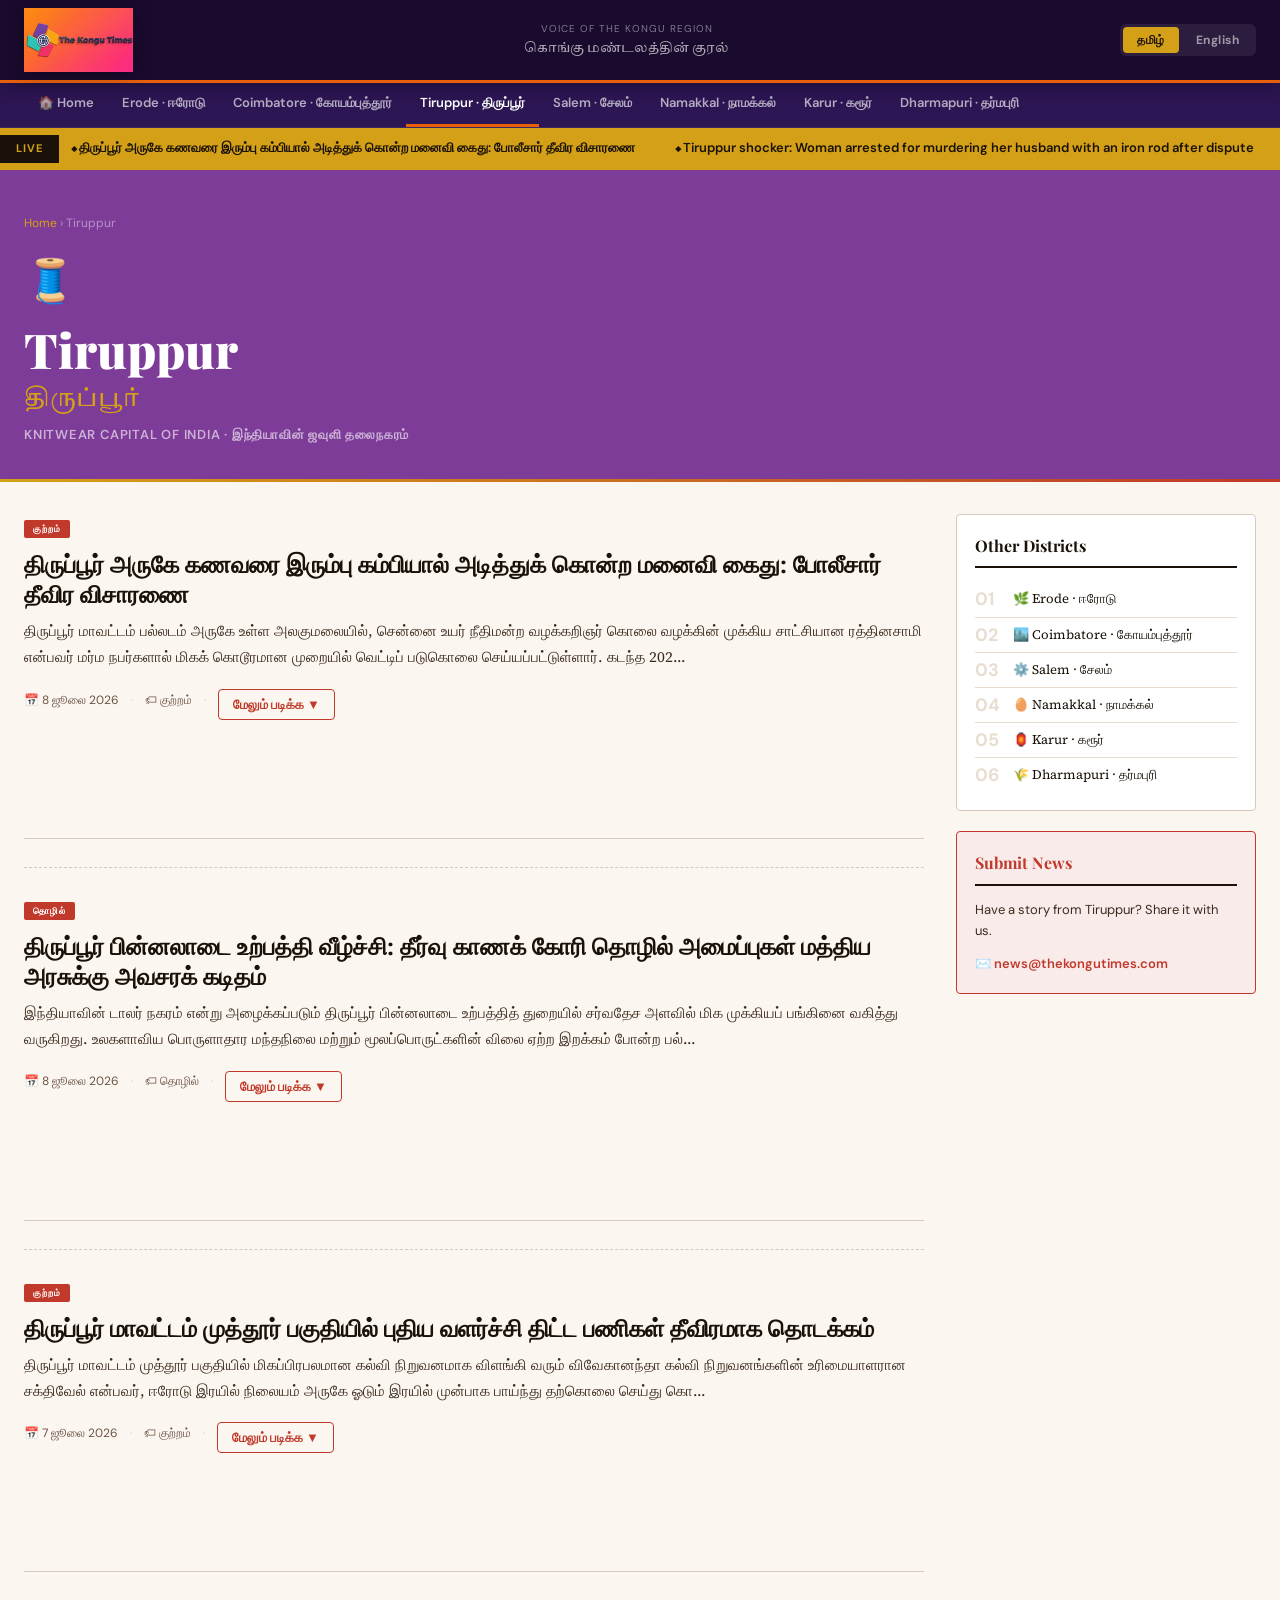
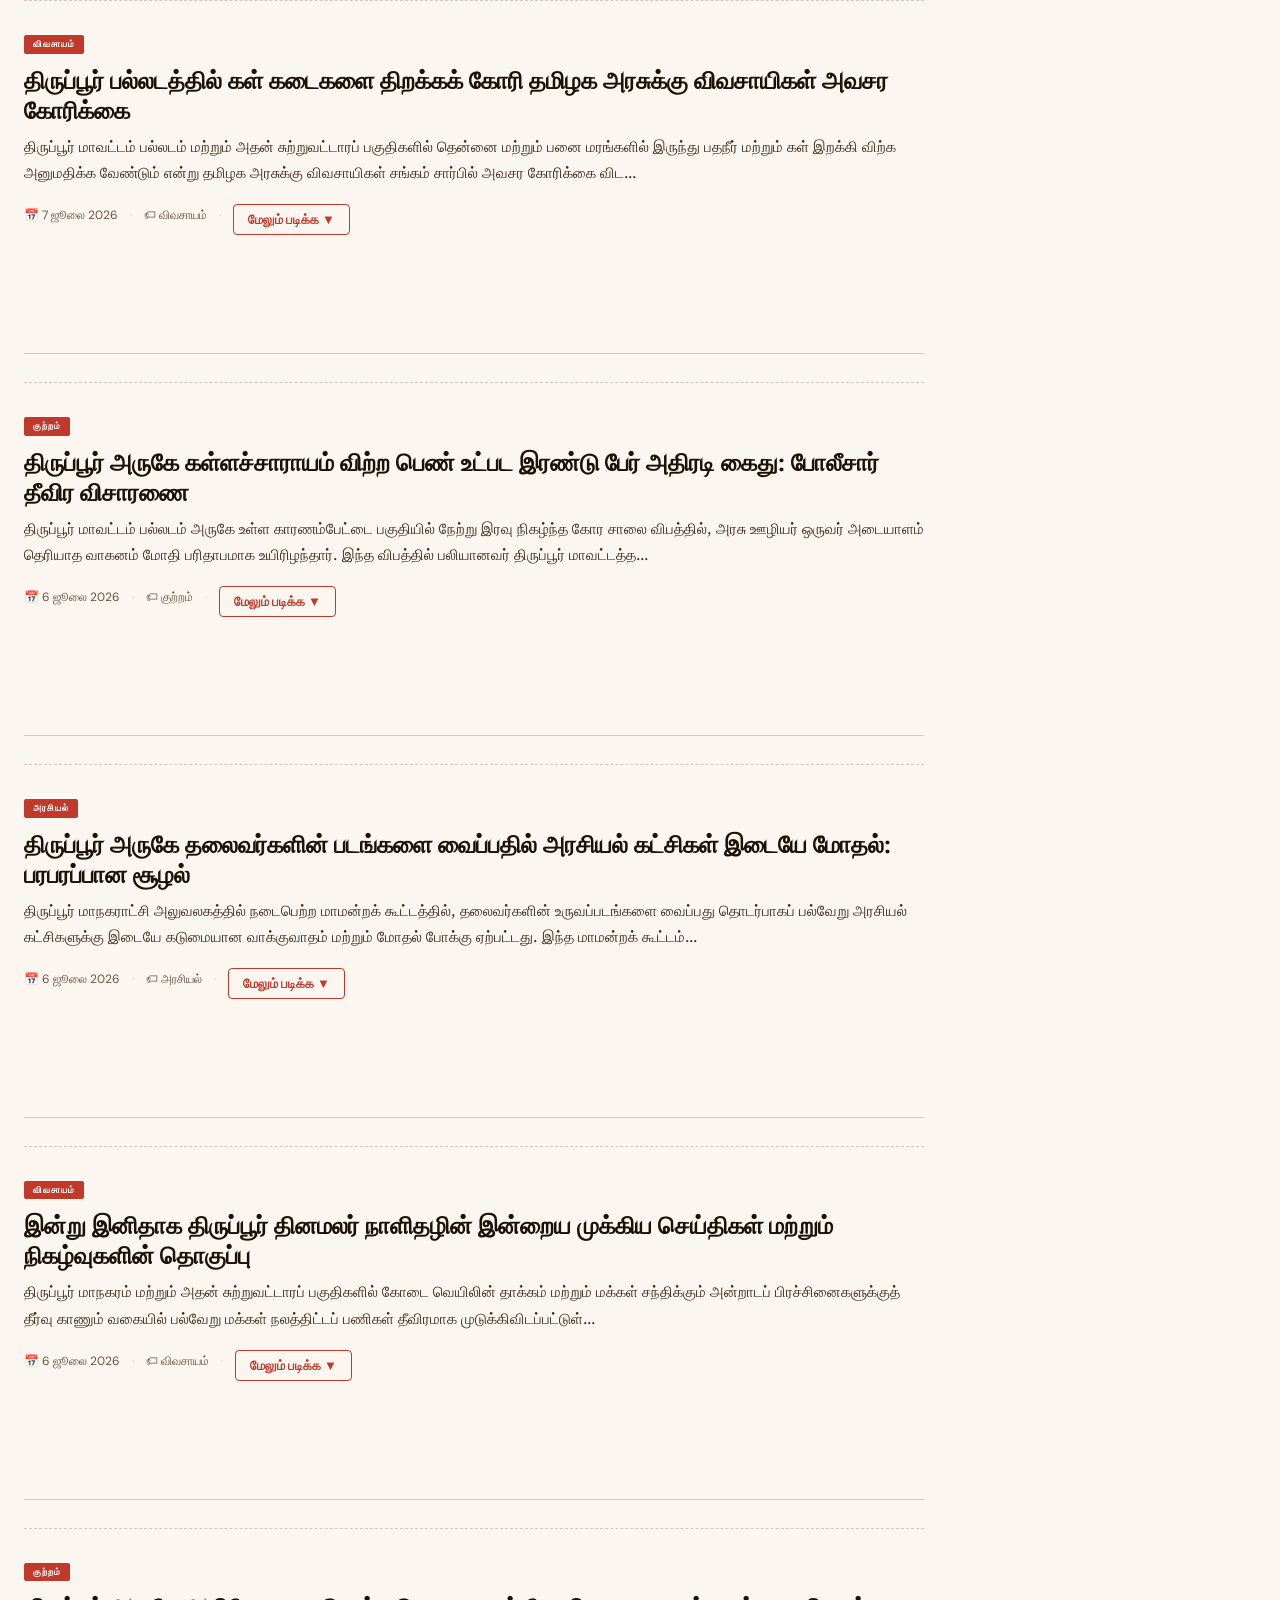
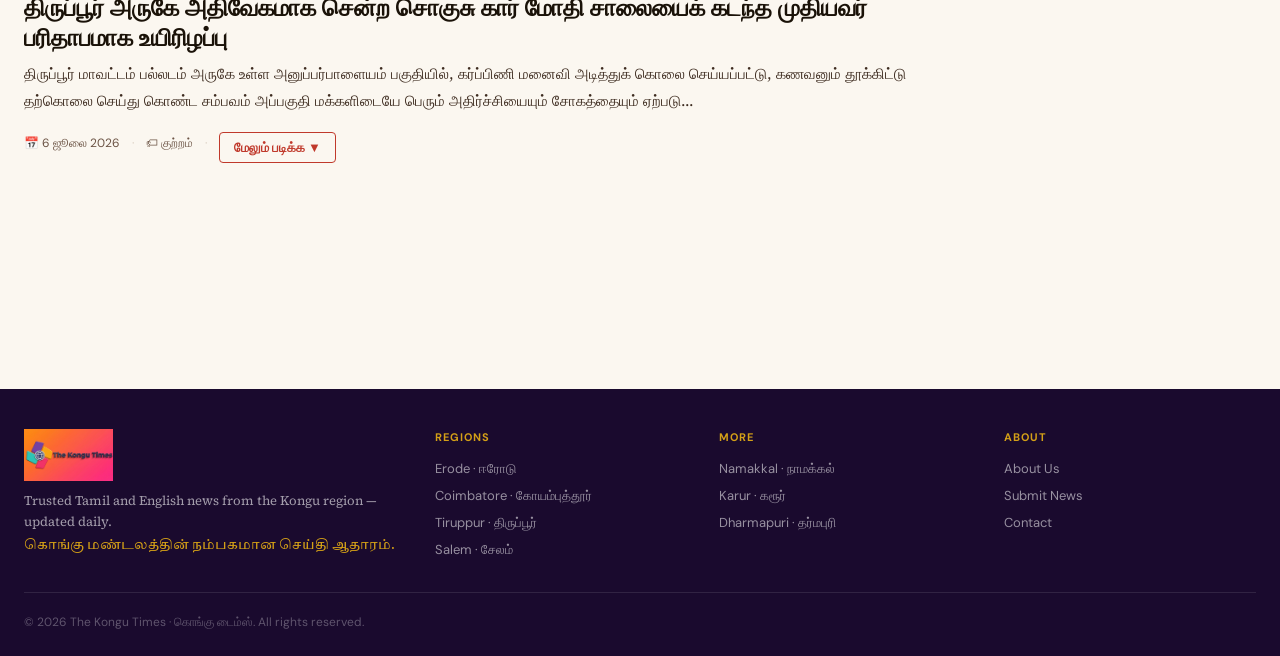
<file: regions/tiruppur.html>
<!DOCTYPE html>
<html lang="ta">
<head>
<meta charset="UTF-8"/>
<meta name="robots" content="index,follow"/>
<meta name="viewport" content="width=device-width,initial-scale=1"/>
<meta name="description" id="meta-desc" content="Legendary Tamil filmmaker Bharathiraja honored in his hometown Tiruppur with special recognition"/>
<title>Tiruppur shocker: Woman arrested for murdering her husband with an iron rod after dispute | The Kongu Times</title>
<link rel="stylesheet" href="../css/style.css"/>
<link rel="icon" href="data:image/svg+xml,%3Csvg xmlns='http://www.w3.org/2000/svg' viewBox='0 0 100 100'%3E%3Ctext y='.9em' font-size='90'%3E%F0%9F%93%B0%3C/text%3E%3C/svg%3E"/>
<meta property="og:type" content="website"/>
<meta property="og:site_name" content="The Kongu Times"/>
<!--SCHEMA-NEWS-->
<style>
.ad-slot{min-height:90px;background:transparent;text-align:center;padding:8px 0;overflow:hidden;}
.article-featured-img{width:100%;max-height:380px;object-fit:cover;border-radius:6px;margin-bottom:18px;display:block;}
.article-divider{border:none;border-top:1px dashed var(--border);margin:28px 0;}
.article-preview{font-size:15px;color:var(--ink-mid);line-height:1.75;margin-bottom:10px;}
.article-full p{font-size:15px;color:var(--ink-mid);line-height:1.75;margin-bottom:14px;}
.article-lang-en{display:none;}
.article-lang-en .article-title{font-family:"Playfair Display",serif;font-size:22px;font-weight:700;color:var(--ink);margin-bottom:12px;}
.article-body--en p{font-size:15px;color:var(--ink-mid);line-height:1.75;margin-bottom:14px;}
.read-more-btn{font-family:"DM Sans",sans-serif;font-size:13px;font-weight:700;color:var(--red);background:none;border:1px solid var(--red);border-radius:4px;cursor:pointer;padding:6px 14px;margin-top:8px;}
.read-more-btn:hover{background:var(--red);color:#fff;}
.date-en{display:none;}
</style>
</head>
<body>

<header class="site-header">
  <div class="header-inner">
    <a href="../index.html" class="logo-link"><img class="logo-img" src="../kongu-times-logo.png" alt="The Kongu Times"/></a>
    <div class="header-center">
      <div class="header-tagline" id="header-date">VOICE OF THE KONGU REGION</div>
      <div class="header-tagline-ta">கொங்கு மண்டலத்தின் குரல்</div>
    </div>
    <div class="lang-toggle">
      <button class="lang-btn" data-lang="ta">தமிழ்</button>
      <button class="lang-btn" data-lang="en">English</button>
    </div>
  </div>
</header>

<nav class="region-nav"><div class="region-nav-inner">
  <a href="../index.html">🏠 Home</a>
  <a href="erode.html">Erode · ஈரோடு</a>
  <a href="coimbatore.html">Coimbatore · கோயம்புத்தூர்</a>
  <a href="tiruppur.html" class="active">Tiruppur · திருப்பூர்</a>
  <a href="salem.html">Salem · சேலம்</a>
  <a href="namakkal.html">Namakkal · நாமக்கல்</a>
  <a href="karur.html">Karur · கரூர்</a>
  <a href="dharmapuri.html">Dharmapuri · தர்மபுரி</a>
</div></nav>

<div class="news-ticker"><div class="ticker-inner"><span class="ticker-label">LIVE</span><div class="ticker-scroll"><div class="ticker-track">
<!--TICKER-START--><span class="ticker-item">திருப்பூர் அருகே கணவரை இரும்பு கம்பியால் அடித்துக் கொன்ற மனைவி கைது: போலீசார் தீவிர விசாரணை</span><span class="ticker-item">Tiruppur shocker: Woman arrested for murdering her husband with an iron rod after dispute</span><span class="ticker-item">திருப்பூர் பின்னலாடை உற்பத்தி வீழ்ச்சி: தீர்வு காணக் கோரி தொழில் அமைப்புகள் மத்திய அரசுக்கு அவசரக் கடிதம்</span><span class="ticker-item">Tiruppur exporters seek urgent government intervention to resolve ongoing garment industry crisis and job losses</span><span class="ticker-item">திருப்பூர் மாவட்டம் முத்தூர் பகுதியில் புதிய வளர்ச்சி திட்ட பணிகள் தீவிரமாக தொடக்கம்</span><span class="ticker-item">New infrastructure development projects officially commence in Mutthur area of Tiruppur district</span><span class="ticker-item">திருப்பூர் பல்லடத்தில் கள் கடைகளை திறக்கக் கோரி தமிழக அரசுக்கு விவசாயிகள் அவசர கோரிக்கை</span><span class="ticker-item">Farmers in Tiruppur Palladam Urge Chief Minister Vijay to Open Toddy Shops</span><span class="ticker-item">திருப்பூர் அருகே கணவரை இரும்பு கம்பியால் அடித்துக் கொன்ற மனைவி கைது: போலீசார் தீவிர விசாரணை</span><span class="ticker-item">Tiruppur shocker: Woman arrested for murdering her husband with an iron rod after dispute</span><span class="ticker-item">திருப்பூர் பின்னலாடை உற்பத்தி வீழ்ச்சி: தீர்வு காணக் கோரி தொழில் அமைப்புகள் மத்திய அரசுக்கு அவசரக் கடிதம்</span><span class="ticker-item">Tiruppur exporters seek urgent government intervention to resolve ongoing garment industry crisis and job losses</span><span class="ticker-item">திருப்பூர் மாவட்டம் முத்தூர் பகுதியில் புதிய வளர்ச்சி திட்ட பணிகள் தீவிரமாக தொடக்கம்</span><span class="ticker-item">New infrastructure development projects officially commence in Mutthur area of Tiruppur district</span><span class="ticker-item">திருப்பூர் பல்லடத்தில் கள் கடைகளை திறக்கக் கோரி தமிழக அரசுக்கு விவசாயிகள் அவசர கோரிக்கை</span><span class="ticker-item">Farmers in Tiruppur Palladam Urge Chief Minister Vijay to Open Toddy Shops</span><!--TICKER-END-->
</div></div></div></div>

<div class="region-hero" style="background:#7D3C98">
  <div class="region-hero-inner">
    <div class="region-breadcrumb"><a href="../index.html">Home</a> › Tiruppur</div>
    <span class="region-icon">🧵</span>
    <h1 class="region-title">Tiruppur</h1>
    <div class="region-title-tamil">திருப்பூர்</div>
    <div class="region-tagline">Knitwear Capital of India · இந்தியாவின் ஜவுளி தலைநகரம்</div>
  </div>
</div>

<div class="region-content">
<div class="region-main">
<main>
<!--AUTO-NEWS-START-->

<article class="news-article" id="art1" itemscope itemtype="https://schema.org/NewsArticle">
  <meta itemprop="datePublished" content="2026-07-08T19:25:36.127Z"/>
  <meta itemprop="author" content="The Kongu Times"/>
  
  <div class="article-lang-ta">
    <span class="article-label">குற்றம்</span>
    <h2 class="article-title" itemprop="headline">திருப்பூர் அருகே கணவரை இரும்பு கம்பியால் அடித்துக் கொன்ற மனைவி கைது: போலீசார் தீவிர விசாரணை</h2>
    <div class="article-preview article-preview-ta">திருப்பூர் மாவட்டம் பல்லடம் அருகே உள்ள அலகுமலையில், சென்னை உயர் நீதிமன்ற வழக்கறிஞர் கொலை வழக்கின் முக்கிய சாட்சியான ரத்தினசாமி என்பவர் மர்ம நபர்களால் மிகக் கொடூரமான முறையில் வெட்டிப் படுகொலை செய்யப்பட்டுள்ளார். கடந்த 202...</div>
    <div class="article-full article-full-ta" style="display:none"><p>திருப்பூர் மாவட்டம் பல்லடம் அருகே உள்ள அலகுமலையில், சென்னை உயர் நீதிமன்ற வழக்கறிஞர் கொலை வழக்கின் முக்கிய சாட்சியான ரத்தினசாமி என்பவர் மர்ம நபர்களால் மிகக் கொடூரமான முறையில் வெட்டிப் படுகொலை செய்யப்பட்டுள்ளார். கடந்த 2021-ஆம் ஆண்டு சென்னை உயர் நீதிமன்ற வழக்கறிஞர் சிவக்குமார் என்பவர் நிலத்தகராறு காரணமாக ஒரு கும்பலால் படுகொலை செய்யப்பட்டார். இந்த வழக்கில் பல்லடத்தை அடுத்த அலகுமலை பகுதியைச் சேர்ந்த ரத்தினசாமி (வயது 52) என்பவர் மிக முக்கியமான அரசுத் தரப்பு சாட்சியாக இருந்து வந்தார். நீதிமன்றத்தில் இந்த வழக்கின் விசாரணை இறுதிக்கட்டத்தை எட்டியுள்ள நிலையில், சாட்சியம் அளிக்கவிருந்த ரத்தினசாமி படுகொலை செய்யப்பட்டுள்ளது திருப்பூர் மாவட்ட காவல் துறையினரிடையே பெரும் அதிர்ச்சியை ஏற்படுத்தியுள்ளது.</p><p>இந்தக் கொடூரச் சம்பவம் பல்லடம் காவல் எல்லைக்குட்பட்ட அலகுமலை பகுதியில் அரங்கேறியுள்ளது. ரத்தினசாமி தனது விவசாய நிலத்தில் வழக்கமான பணிகளில் ஈடுபட்டிருந்தபோது, அங்கு இருசக்கர வாகனங்களில் வந்த அடையாளம் தெரியாத ஆயுதம் ஏந்திய கும்பல் ஒன்று அவரைச் சூழ்ந்து கொண்டது. தப்பியோட முயன்ற ரத்தினசாமியை ஓட ஓட விரட்டி, அரிவாள் மற்றும் கத்திகளால் உடல் முழுவதும் கொடூரமான முறையில் அந்த கும்பல் வெட்டியுள்ளது. இதில் ரத்த வெள்ளத்தில் சரிந்த அவர் சம்பவ இடத்திலேயே பரிதாபமாக உயிரிழந்தார். கொலைக் கும்பல் அங்கிருந்து தப்பியோடிய நிலையில், அலகுமலை பகுதி மக்கள் இந்த பயங்கர சம்பவத்தைக் கண்டு பெரும் பீதியடைந்துள்ளனர்.</p><p>இந்த அதிர்ச்சிப் படுகொலைக்கான காரணம் குறித்துப் போலீஸார் நடத்திய முதற்கட்ட விசாரணையில், வழக்கறிஞர் சிவக்குமார் கொலை வழக்கின் சாட்சியத்தைக் கலைப்பதற்காகவே இந்த கொலை அரங்கேற்றப்பட்டுள்ளது என்பது தெரியவந்துள்ளது. சிவக்குமார் கொலை வழக்கில் குற்றம் சாட்டப்பட்ட நபர்கள், தங்களுக்கு எதிராக நீதிமன்றத்தில் சாட்சியம் அளிக்கக் கூடாது என்று ரத்தினசாமியைப் பலமுறை மிரட்டி வந்ததாகக் கூறப்படுகிறது. ஆனால், ரத்தினசாமி அதற்குப் பணியாமல் நீதிமன்றத்தில் சாட்சியம் அளிக்க உறுதியாக இருந்ததால், அவரைத் திட்டமிட்டு தீர்த்துக் கட்ட இந்தச் சதிச் செயல் அரங்கேற்றப்பட்டுள்ளது. பழிவாங்கும் நோக்கிலும், வழக்கிலிருந்து தப்பித்துக் கொள்ளும் நோக்கிலும் இந்தத் துணிகரக் கொலைச் சம்பவம் நடத்தப்பட்டுள்ளது.</p><p>பகலில் பொதுமக்கள் நடமாட்டம் மிகுந்த அலகுமலை பகுதியில் நடைபெற்ற இந்த படுகொலைச் சம்பவம், திருப்பூர் மாவட்ட மக்களிடையே பெரும் அச்சத்தையும் பாதுகாப்பற்ற உணர்வையும் ஏற்படுத்தியுள்ளது. ஒரு கொலை வழக்கின் முக்கிய சாட்சிக்கே பாதுகாப்பு இல்லாத நிலை ஏற்பட்டுள்ளதைச் சுட்டிக்காட்டி, அப்பகுதி மக்கள் மற்றும் சமூக ஆர்வலர்கள் பெரும் கவலை தெரிவித்துள்ளனர். மேலும், கொலையாளிகளை உடனடியாகக் கைது செய்யக் கோரி ரத்தினசாமியின் உறவினர்களும், விவசாய சங்க அமைப்பினரும் பல்லடம் பகுதியில் திரண்டு சாலை மறியல் போன்ற போராட்டங்களில் ஈடுபட முயன்றதால் அப்பகுதியில் பெரும் பரபரப்பும் பதற்றமும் நிலவியது. அசம்பாவிதங்களைத் தவிர்க்க அங்கு கூடுதல் போலீஸார் குவிக்கப்பட்டுள்ளனர்.</p><p>இச்சம்பவம் குறித்துத் தகவல் அறிந்ததும் திருப்பூர் மாவட்ட காவல் கண்காணிப்பாளர் மற்றும் பல்லடம் காவல் துணை கண்காணிப்பாளர் ஆகியோர் சம்பவ இடத்திற்கு விரைந்து சென்று நேரில் விசாரணை நடத்தினர். குற்றவாளிகளைப் பிடிப்பதற்காக மாவட்ட காவல் கண்காணிப்பாளரின் உத்தரவின் பேரில் தனிப்படைகள் அமைக்கப்பட்டு தீவிரத் தேடுதல் வேட்டை முடுக்கிவிடப்பட்டுள்ளது. கொலையாளிகள் விரைவில் கைது செய்யப்படுவார்கள் என்றும், சாட்சிகளுக்கு அச்சுறுத்தல் ஏற்படுத்தும் இத்தகைய வன்முறைச் செயல்களில் ஈடுபடுவோர் மீது குண்டர் சட்டத்தின் கீழ் கடுமையான நடவடிக்கை எடுக்கப்படும் என்றும் காவல் துறை அதிகாரிகள் உறுதியளித்துள்ளனர். பல்லடம் அரசு மருத்துவமனையில் பிரேதப் பரிசோதனைக்காக ரத்தினசாமியின் உடல் வைக்கப்பட்டுள்ள நிலையில், அங்கு பலத்த போலீஸ் பாதுகாப்பு போடப்பட்டுள்ளது.</p></div>
  </div>
  <div class="article-lang-en" style="display:none">
    <span class="article-label">Crime</span>
    <h2 class="article-title">Tiruppur shocker: Woman arrested for murdering her husband with an iron rod after dispute</h2>
    <div class="article-preview article-preview-en">A shocking wave of fear has gripped the industrial hub of Tiruppur following a brutal daylight attack on a crucial eyewitness associated with the high-profile murder of a Madras High Court advocate. The victim, who had b...</div>
    <div class="article-full article-full-en" style="display:none"><p>A shocking wave of fear has gripped the industrial hub of Tiruppur following a brutal daylight attack on a crucial eyewitness associated with the high-profile murder of a Madras High Court advocate. The victim, who had been key to the ongoing investigation, was intercepted and hacked by an unidentified gang armed with lethal weapons in broad daylight. The sheer audacity of the assault, carried out in a busy public area, has sent shockwaves through the local community, raising immediate concerns over the safety of those who cooperate with law enforcement. Emergency services rushed to the scene upon receiving alerts from panicked onlookers, and the severely injured victim was immediately transported to a nearby government hospital for urgent medical intervention.</p><p>Local residents and business owners in the vicinity of the incident have expressed deep anxiety over the deteriorating law and order situation in the city. Many shopkeepers chose to close their establishments early in the wake of the violence, fearing retaliatory attacks or further disruptions in the locality. Community activists in Tiruppur are now demanding heightened security measures, pointing out that such brazen acts of violence diminish public trust in the witness protection framework. The atmosphere remains highly tense as citizens grapple with the reality of such extreme violence occurring in their everyday surroundings, urging the administration to take decisive action to restore peace.</p><p>Preliminary investigations suggest that the attack was a calculated attempt to silence the eyewitness and derail the judicial proceedings of the advocate's murder case. By targeting a individual central to the prosecution, the perpetrators aimed to intimidate other potential witnesses and weaken the legal case against the primary accused. Tiruppur district police have cordoned off the area where the assault took place, gathering forensic evidence and reviewing closed-circuit television footage from neighboring buildings to identify the assailants. Investigators believe the attackers had been tracking the victim's movements for several days prior to executing their violent plan.</p><p>In response to the public outcry, senior police officials in Tiruppur have deployed special teams to track down the fleeing suspects and prevent any further escalation of violence. The district administration has reassured the public that additional security personnel have been stationed at key junctions to maintain order and prevent any retaliatory incidents. A senior police spokesperson stated that the department is treating the case with the utmost priority, promising that those responsible for the attack will be apprehended swiftly and face the full force of the law. Measures are also being put in place to review and strengthen the security protocols for other vital witnesses connected to the sensitive murder trial.</p><p>This disturbing incident has sparked a wider conversation among legal professionals and civil society members in the region regarding the urgent need for robust witness protection programs at the district level. Legal experts emphasize that without guaranteed safety for individuals who come forward to assist the judiciary, prosecuting grave offenses becomes an uphill task for the state. As the victim battles for survival in the hospital, the local community remains on edge, hoping for a swift resolution to the crisis and a visible reassurance from the government that public safety in Tiruppur will not be compromised by criminal elements.</p></div>
  </div>
  <div class="article-meta">
    <span>📅 <span class="date-ta">8 ஜூலை 2026</span><span class="date-en" style="display:none">8 July 2026</span></span>
    <span class="meta-dot">·</span><span>🏷 <span class="cat-ta">குற்றம்</span><span class="cat-en" style="display:none">Crime</span></span>
    <span class="meta-dot">·</span>
    <button class="read-more-btn" onclick="toggleArticle('art1',this)" aria-expanded="false">மேலும் படிக்க ▼</button>
  </div>
  <div class="ad-slot"><!-- ADSENSE --></div>
</article>
<hr class="article-divider"/>

<article class="news-article" id="art2" itemscope itemtype="https://schema.org/NewsArticle">
  <meta itemprop="datePublished" content="2026-07-08T02:43:01.965Z"/>
  <meta itemprop="author" content="The Kongu Times"/>
  
  <div class="article-lang-ta">
    <span class="article-label">தொழில்</span>
    <h2 class="article-title" itemprop="headline">திருப்பூர் பின்னலாடை உற்பத்தி வீழ்ச்சி: தீர்வு காணக் கோரி தொழில் அமைப்புகள் மத்திய அரசுக்கு அவசரக் கடிதம்</h2>
    <div class="article-preview article-preview-ta">இந்தியாவின் டாலர் நகரம் என்று அழைக்கப்படும் திருப்பூர் பின்னலாடை உற்பத்தித் துறையில் சர்வதேச அளவில் மிக முக்கியப் பங்கினை வகித்து வருகிறது. உலகளாவிய பொருளாதார மந்தநிலை மற்றும் மூலப்பொருட்களின் விலை ஏற்ற இறக்கம் போன்ற பல்...</div>
    <div class="article-full article-full-ta" style="display:none"><p>இந்தியாவின் டாலர் நகரம் என்று அழைக்கப்படும் திருப்பூர் பின்னலாடை உற்பத்தித் துறையில் சர்வதேச அளவில் மிக முக்கியப் பங்கினை வகித்து வருகிறது. உலகளாவிய பொருளாதார மந்தநிலை மற்றும் மூலப்பொருட்களின் விலை ஏற்ற இறக்கம் போன்ற பல்வேறு சவால்களுக்கு மத்தியிலும், இந்தத் தொழிலை அடுத்த கட்டத்திற்கு எடுத்துச் செல்ல மத்திய மற்றும் மாநில அரசுகளின் வலுவான கொள்கை ஆதரவு தங்களுக்குத் தேவை என்று திருப்பூரைச் சேர்ந்த ஏற்றுமதியாளர்கள் சங்கத்தினர் தற்பொழுது வலியுறுத்தி வருகின்றனர். குறிப்பாக, ஏற்றுமதி வர்த்தகத்தை ஊக்குவிக்கும் வகையிலான புதிய திட்டங்களும், மானியங்களும் உடனடியாக அறிவிக்கப்பட்டால் மட்டுமே சர்வதேச சந்தையில் நிலவும் கடுமையான போட்டியை எதிர்கொள்ள முடியும் என்று அவர்கள் கருதுகின்றனர்.</p><p>திருப்பூர் ஏற்றுமதியாளர்கள் சங்கத்தின் முக்கியப் பிரதிநிதிகள் சமீபத்தில் கூடி, தொழில்துறையின் தற்போதைய நிலை குறித்தும், எதிர்கொள்ளும் சவால்கள் குறித்தும் விரிவாக ஆலோசித்தனர். வங்கதேசத்தில் ஏற்பட்டுள்ள அரசியல் மாற்றங்கள் மற்றும் வியட்நாம் போன்ற நாடுகளின் அசுர வளர்ச்சி காரணமாக, இந்தியாவிற்கான சர்வதேச ஆடைக் கொள்முதல் ஆர்டர்கள் தற்காலிகமாக தேக்கமடையும் சூழல் உருவாகியுள்ளது. இதனால், உள்நாட்டு உற்பத்தியை மேம்படுத்தவும், ஏற்றுமதி இலக்குகளைத் தடையின்றி எட்டவும் அரசு தரப்பிலிருந்து உடனடி நிதிசார் உதவிகளும், வரி சலுகைகளும் வழங்கப்பட வேண்டும் என்று தொழில் அமைப்பினர் அதிகாரப்பூர்வமாகக் கோரிக்கை விடுத்துள்ளனர்.</p><p>இந்தத் தொழில்துறை சந்திக்கும் நெருக்கடிகள் திருப்பூரின் லட்சக்கணக்கான தொழிலாளர்களின் வாழ்வாதாரத்தை நேரடியாகப் பாதிக்கும் அபாயத்தை ஏற்படுத்தியுள்ளது. பின்னலாடைத் தொழிலை மட்டுமே நம்பி திருப்பூர் மற்றும் அதன் சுற்றுவட்டாரப் பகுதிகளைச் சேர்ந்த எளிய குடும்பங்கள், தையல் தொழிலாளர்கள், சுமை தூக்குவோர் எனப் பல தரப்பட்ட மக்கள் தங்கள் அன்றாட வாழ்க்கையை நடத்தி வருகின்றனர். உற்பத்தித் துறையில் ஏற்படும் சிறிய மந்தநிலை கூட இந்த எளிய மக்களின் வேலைவாய்ப்பைப் பறித்து, அவர்களின் வாழ்வாதாரத்தைக் கேள்விக்குறியாக்கிவிடும் என்பதால், இந்த விவகாரத்தில் அரசு உடனடியாகத் தலையிட வேண்டும் என்று சமூக ஆர்வலர்களும் வலியுறுத்துகின்றனர்.</p><p>தொழில்துறையினரின் இந்தக் கோரிக்கைகள் மற்றும் கவலைகள் குறித்துப் பேசிய அரசு உயர் அதிகாரிகள், திருப்பூரின் பின்னலாடைத் தொழில் சந்திக்கும் சவால்களை அரசு உன்னிப்பாகக் கவனித்து வருவதாகத் தெரிவித்துள்ளனர். ஜவுளித் துறையை மேம்படுத்துவதற்காக ஏற்கனவே நடைமுறையில் உள்ள திட்டங்களை இன்னும் எளிமையாக்குவதுடன், புதிய முதலீடுகளை ஈர்ப்பதற்கான சிறப்புச் சலுகைகளை வழங்குவது குறித்தும் தீவிரமாகப் பரிசீலிக்கப்பட்டு வருகிறது என்று அவர்கள் குறிப்பிட்டனர். மேலும், மத்திய மற்றும் மாநில அரசுகளின் கொள்கை முடிவுகள் விரைவில் தொழில்துறையினருக்குச் சாதகமாக அமையும் என்றும் அவர்கள் நம்பிக்கை தெரிவித்துள்ளனர்.</p><p>திருப்பூர் பின்னலாடைத் துறை மீண்டும் தனது பழைய பொலிவை மீட்டெடுக்க வேண்டுமானால், நவீனத் தொழில்நுட்பப் பயன்பாடும், அரசின் தொடர்ச்சியான ஆதரவும் மிக அவசியமானதாகக் கருதப்படுகிறது. புதிய சந்தைகளைக் கண்டறிவதற்கும், சுற்றுச்சூழல் பாதிப்பில்லாத பசுமை ஆடைகளைத் தயாரிப்பதற்கும் தேவையான பயிற்சிகளையும், அதற்கான உள்கட்டமைப்பு வசதிகளையும் அரசு ஏற்படுத்தித் தர வேண்டும் என்று ஏற்றுமதியாளர்கள் எதிர்பார்க்கின்றனர். இந்த ஒருங்கிணைந்த முயற்சிகள் மட்டுமே திருப்பூரின் பொருளாதார வளர்ச்சியைத் தக்கவைப்பதோடு, லட்சக்கணக்கான தொழிலாளர்களின் எதிர்காலத்தையும் பாதுகாப்பாக மாற்றும் என்பதில் எவ்வித சந்தேகமும் இல்லை.</p></div>
  </div>
  <div class="article-lang-en" style="display:none">
    <span class="article-label">Industry</span>
    <h2 class="article-title">Tiruppur exporters seek urgent government intervention to resolve ongoing garment industry crisis and job losses</h2>
    <div class="article-preview article-preview-en">The Tiruppur Exporters' Association has formally requested robust policy support from the government to revitalize the regional knitwear sector, which serves as the economic backbone of the district. Industry representat...</div>
    <div class="article-full article-full-en" style="display:none"><p>The Tiruppur Exporters' Association has formally requested robust policy support from the government to revitalize the regional knitwear sector, which serves as the economic backbone of the district. Industry representatives emphasize that targeted state intervention is crucial to overcoming the ongoing financial stagnation and rising production costs that have plagued local manufacturers. Business leaders argue that without immediate policy changes, Tiruppur risks losing its competitive edge to emerging global textile hubs. This appeal highlights the urgent need for a structured framework that addresses both immediate operational hurdles and long-term developmental goals for the region.</p><p>Local manufacturers are pointing to several critical factors that have severely impacted their global competitiveness, including the rising costs of raw materials and fluctuating yarn prices. The association has specifically urged the government to implement favorable trade agreements, simplify credit access, and offer subsidies for technological upgrades. These measures are seen as essential for local units to modernize their machinery and adopt sustainable manufacturing practices. Without these systemic adjustments, industry veterans warn that many small and medium enterprises in the district may face permanent closure, disrupting the entire supply chain.</p><p>The economic strain on the knitwear industry has directly affected the local populace, as Tiruppur's economy is deeply intertwined with the textile trade. Thousands of families in the district rely on these manufacturing units for their livelihood, and the current slowdown has led to reduced working hours and widespread job insecurity. Local merchants and service providers are also experiencing a decline in business, reflecting the reduced purchasing power of the industrial workforce. Residents are anxiously hoping that swift government intervention will restore stability to the job market and revive the bustling local economy.</p><p>In response to these growing concerns, government representatives and textile department officials have assured the industry of their commitment to sustaining Tiruppur's industrial prominence. Authorities have indicated that discussions are underway to evaluate the feasibility of the association's demands, particularly regarding infrastructure development and financial incentives. Plans are being formulated to establish dedicated industrial parks and improve the existing logistics network to facilitate smoother export operations. While concrete policies are still being finalized, the official stance remains optimistic about fostering a supportive environment for the district's exporters.</p><p>The outcome of these policy negotiations will determine the future trajectory of Tiruppur's knitwear industry as it navigates a challenging global market. Local stakeholders remain hopeful that a collaborative approach between the government and the exporters' association will yield practical solutions. Ensuring the resilience of this sector is vital not only for the district's financial health but also for maintaining its status as a premier global textile hub. As the community awaits decisive legislative action, the focus remains on building a sustainable and highly competitive manufacturing ecosystem.</p></div>
  </div>
  <div class="article-meta">
    <span>📅 <span class="date-ta">8 ஜூலை 2026</span><span class="date-en" style="display:none">8 July 2026</span></span>
    <span class="meta-dot">·</span><span>🏷 <span class="cat-ta">தொழில்</span><span class="cat-en" style="display:none">Industry</span></span>
    <span class="meta-dot">·</span>
    <button class="read-more-btn" onclick="toggleArticle('art2',this)" aria-expanded="false">மேலும் படிக்க ▼</button>
  </div>
  <div class="ad-slot"><!-- ADSENSE --></div>
</article>
<hr class="article-divider"/>

<article class="news-article" id="art3" itemscope itemtype="https://schema.org/NewsArticle">
  <meta itemprop="datePublished" content="2026-07-07T19:55:23.754Z"/>
  <meta itemprop="author" content="The Kongu Times"/>
  
  <div class="article-lang-ta">
    <span class="article-label">குற்றம்</span>
    <h2 class="article-title" itemprop="headline">திருப்பூர் மாவட்டம் முத்தூர் பகுதியில் புதிய வளர்ச்சி திட்ட பணிகள் தீவிரமாக தொடக்கம்</h2>
    <div class="article-preview article-preview-ta">திருப்பூர் மாவட்டம் முத்தூர் பகுதியில் மிகப்பிரபலமான கல்வி நிறுவனமாக விளங்கி வரும் விவேகானந்தா கல்வி நிறுவனங்களின் உரிமையாளரான சக்திவேல் என்பவர், ஈரோடு இரயில் நிலையம் அருகே ஓடும் இரயில் முன்பாக பாய்ந்து தற்கொலை செய்து கொ...</div>
    <div class="article-full article-full-ta" style="display:none"><p>திருப்பூர் மாவட்டம் முத்தூர் பகுதியில் மிகப்பிரபலமான கல்வி நிறுவனமாக விளங்கி வரும் விவேகானந்தா கல்வி நிறுவனங்களின் உரிமையாளரான சக்திவேல் என்பவர், ஈரோடு இரயில் நிலையம் அருகே ஓடும் இரயில் முன்பாக பாய்ந்து தற்கொலை செய்து கொண்ட சம்பவம் இப்பகுதியில் பெரும் அதிர்ச்சியையும் சோகத்தையும் ஏற்படுத்தியுள்ளது. வழக்கம்போல் தனது தினசரி பணிகளை கவனித்து வந்த அவர், திடீரென இத்தகைய চরম முடிவை எடுத்தது ஏன் என்பது குறித்து அவரது குடும்பத்தினருக்கும் உறவினர்களுக்கும் பெரும் புதிராகவே நீடித்து வருகிறது. இச்சம்பவம் குறித்து தகவல் அறிந்ததும் சம்பவ இடத்திற்கு விரைந்து வந்த இரயில்வே காவல்துறையினர், உடலை மீட்டு பிரேத பரிசோதனைக்காக அரசு மருத்துவமனைக்கு அனுப்பி வைத்தனர். திருப்பூர் மற்றும் ஈரோடு மாவட்ட எல்லையோரப் பகுதிகளில் இந்த மரணம் தற்பொழுது பெரும் பரபரப்பை ஏற்படுத்தியிருக்கிறது.</p><p>கல்வித் துறையில் பல ஆண்டுகளாக சேவை செய்து வந்த சக்திவேல், முத்தூர் மற்றும் அதன் சுற்றுவட்டாரப் பகுதி மாணவர்களின் கல்வி மேம்பாட்டிற்காக அர்ப்பணிப்புடன் செயல்பட்டு வந்தவர் ஆவார். இவருடைய விவேகானந்தா பள்ளி மற்றும் கல்லூரிகளில் ஆயிரத்திற்கும் மேற்பட்ட மாணவ, மாணவிகள் பயின்று வரும் நிலையில், நிர்வாகத் தரப்பில் ஏதேனும் கடுமையான நிதி நெருக்கடி இருந்ததா அல்லது தொழில் ரீதியான மன உளைச்சல் ஏதேனும் அவரை இந்த முடிவிற்கு தள்ளியதா என்ற கோணத்தில் போலீசார் தீவிர விசாரணை மேற்கொண்டு வருகின்றனர். அண்மைக்காலமாக கல்வி நிறுவனங்களை நடத்துவதில் பல்வேறு நடைமுறை சிக்கல்களை அவர் எதிர்கொண்டு வந்ததாக அவருக்கு நெருக்கமான வட்டாரங்கள் தரப்பில் கூறப்படுகிறது. எத்தகைய சவால்களையும் தைரியமாக எதிர்கொள்ளும் குணம் கொண்ட அவர், இந்த விபரீத முடிவை எடுத்ததை அவரது நண்பர்களால் இன்னும் நம்ப முடியவில்லை.</p><p>இந்த திடீர் தற்கொலைச் சம்பவம் முத்தூர் பகுதியில் உள்ள விவேகானந்தா கல்வி நிறுவனங்களில் பயிலும் மாணவ, மாணவிகள், ஆசிரியர்கள் மற்றும் பெற்றோர்கள் மத்தியில் பெரும் அதிர்ச்சியை ஏற்படுத்தியுள்ளது. கல்வி நிறுவனத்தின் தலைவர் தற்கொலை செய்து கொண்ட செய்தி பரவியதைத் தொடர்ந்து, பள்ளி மற்றும் கல்லூரி வளாகங்களில் சோக அலை வீசுகிறது. தங்களுக்கு கல்வி வழிகாட்டியாக விளங்கிய ஒரு சிறந்த மனிதரை இழந்துவிட்டதாக அப்பகுதி மக்கள் கண்ணீர் மல்கத் தெரிவித்துள்ளனர். மேலும், இந்த சோகமான நிகழ்வின் காரணமாக கல்வி நிறுவனங்களுக்கு தற்காலிக விடுமுறை அறிவிக்கப்பட்டு, அங்கு பயிலும் மாணவர்களின் எதிர்காலம் மற்றும் கல்வி நடவடிக்கைகள் பாதிக்கப்படாத வகையில் மாற்று ஏற்பாடுகளை செய்வதற்கான ஆலோசனைகளும் தற்பொழுது மேற்கொள்ளப்பட்டு வருகின்றன.</p><p>சம்பவம் குறித்து வழக்கு பதிவு செய்துள்ள ஈரோடு இரயில்வே காவல்துறையினர், தற்கொலை நடந்த இடத்தில் இருந்து ஏதேனும் கடிதங்கள் மீட்கப்பட்டதா என்பது குறித்தும், அவரது கைபேசிக்கு வந்த அழைப்புகள் குறித்தும் விரிவான விசாரணையைத் தொடங்கியுள்ளனர். முதற்கட்ட விசாரணையின்படி, அவர் ஈரோட்டிற்கு தனிப்பட்ட காரணங்களுக்காக வந்திருந்ததும், அங்குள்ள தண்டவாளத்தைக் கடக்க முயன்றபோது இந்த அசம்பாவிதம் நடந்ததா அல்லது திட்டமிட்ட தற்கொலையா என்ற சந்தேகமும் எழுப்பப்பட்டுள்ளது. எனினும், சம்பவத்தை நேரில் பார்த்த சாட்சிகளின் வாக்குமூலங்களின் அடிப்படையில், இது இரயில் முன் பாய்ந்து தற்கொலை செய்து கொண்ட சம்பவமே என்பதை காவல்துறையினர் உறுதி செய்துள்ளனர். தற்கொலைக்கான உண்மையான பின்னணியைக் கண்டறிய சக்திவேலின் குடும்பத்தினரிடமும் விசாரணை நடத்தப்பட்டு வருகிறது.</p><p>இச்சம்பவம் குறித்து கருத்து தெரிவித்துள்ள திருப்பூர் மாவட்ட காவல் உயர் அதிகாரிகள், கல்வி நிறுவன உரிமையாளரின் இந்த துயர மரணம் குறித்து அனைத்து கோணங்களிலும் முறையான விசாரணை நடத்தப்பட்டு வருவதாகத் தெரிவித்துள்ளனர். தற்கொலைக்கான காரணங்கள் குறித்து வதந்திகளைப் பரப்ப வேண்டாம் என்றும், பிரேத பரிசோதனை அறிக்கை மற்றும் முதற்கட்ட விசாரணை முடிவடைந்த பின்னரே முழுமையான தகவல்கள் வெளிவரும் என்றும் அவர்கள் குறிப்பிட்டுள்ளனர். மேலும், தொழில்முறை அழுத்தங்கள் அல்லது குடும்பப் பிரச்சினைகள் எதுவாக இருந்தாலும், தற்கொலை என்பது எதற்கும் தீர்வாகாது என்றும், இத்தகைய இக்கட்டான சூழ்நிலைகளில் மக்கள் உரிய ஆலோசனைகளைப் பெற்று மன அழுத்தங்களில் இருந்து விடுபட வேண்டும் என்றும் அதிகாரிகள் பொதுமக்களுக்கு வேண்டுகோள் விடுத்துள்ளனர்.</p></div>
  </div>
  <div class="article-lang-en" style="display:none">
    <span class="article-label">Crime</span>
    <h2 class="article-title">New infrastructure development projects officially commence in Mutthur area of Tiruppur district</h2>
    <div class="article-preview article-preview-en">A tragic incident has sent shockwaves through the educational and local communities of Tiruppur district following the untimely demise of a prominent local academic administrator. Saktivel, the esteemed owner and corresp...</div>
    <div class="article-full article-full-en" style="display:none"><p>A tragic incident has sent shockwaves through the educational and local communities of Tiruppur district following the untimely demise of a prominent local academic administrator. Saktivel, the esteemed owner and correspondent of the Vivekananda Educational Institutions located in the Muthur area of Tiruppur, was found dead near railway tracks in neighboring Erode under highly distressing circumstances. The sudden loss of such a well-known figure, who played a pivotal role in shaping the academic landscape of the region, has left both his family and the wider public in a state of profound grief and disbelief.</p><p>Preliminary investigations suggest that the educationalist took his own life by stepping in front of a moving train, a desperate act that has raised numerous questions regarding the underlying pressures he may have been facing. While the exact motives behind this extreme step remain under intense scrutiny, local administrative sources and acquaintances hint at potential financial distress or immense professional burdens associated with managing large-scale educational infrastructure. The railway police recovered the body and subsequently shifted it to a government hospital for a comprehensive post-mortem examination to officially establish the cause of death.</p><p>The news of Saktivel's passing has cast a deep shadow over the residents of Muthur and the broader Tiruppur district, where his institutions have long served as vital centers for learning. Parents, students, and faculty members gathered in disbelief, recalling his contributions to rural education and his approachable demeanor. Many community members expressed deep concern over the mounting mental health crises and operational pressures faced by educational administrators in the modern regulatory and economic environment, calling for better support systems within the sector.</p><p>In response to the tragedy, senior police officials from the railway division and Tiruppur district authorities have initiated a joint inquiry to meticulously piece together the events leading up to the incident. Investigators are currently examining the deceased's personal records, mobile phone data, and recent financial transactions to ascertain if there was any external coercion or unbearable pressure that prompted the decision. Official statements from the police department emphasize a commitment to conducting a transparent and thorough investigation, urging the public to refrain from spreading unverified rumors during this sensitive time.</p><p>As the community begins to grapple with this immense loss, local leaders and educational advocacy groups in Tiruppur are emphasizing the urgent need for mental health awareness and crisis intervention protocols for professionals across all sectors. The tragic demise of an influential figure like Saktivel serves as a grim reminder of the silent battles individuals often fight behind closed doors. Academic operations at the Vivekananda institutions have been temporarily suspended as a mark of respect, while the local administration works diligently to ensure stability for the enrolled students during this period of transition and mourning.</p></div>
  </div>
  <div class="article-meta">
    <span>📅 <span class="date-ta">7 ஜூலை 2026</span><span class="date-en" style="display:none">7 July 2026</span></span>
    <span class="meta-dot">·</span><span>🏷 <span class="cat-ta">குற்றம்</span><span class="cat-en" style="display:none">Crime</span></span>
    <span class="meta-dot">·</span>
    <button class="read-more-btn" onclick="toggleArticle('art3',this)" aria-expanded="false">மேலும் படிக்க ▼</button>
  </div>
  <div class="ad-slot"><!-- ADSENSE --></div>
</article>
<hr class="article-divider"/>

<article class="news-article" id="art4" itemscope itemtype="https://schema.org/NewsArticle">
  <meta itemprop="datePublished" content="2026-07-07T03:25:41.612Z"/>
  <meta itemprop="author" content="The Kongu Times"/>
  
  <div class="article-lang-ta">
    <span class="article-label">விவசாயம்</span>
    <h2 class="article-title" itemprop="headline">திருப்பூர் பல்லடத்தில் கள் கடைகளை திறக்கக் கோரி தமிழக அரசுக்கு விவசாயிகள் அவசர கோரிக்கை</h2>
    <div class="article-preview article-preview-ta">திருப்பூர் மாவட்டம் பல்லடம் மற்றும் அதன் சுற்றுவட்டாரப் பகுதிகளில் தென்னை மற்றும் பனை மரங்களில் இருந்து பதநீர் மற்றும் கள் இறக்கி விற்க அனுமதிக்க வேண்டும் என்று தமிழக அரசுக்கு விவசாயிகள் சங்கம் சார்பில் அவசர கோரிக்கை விட...</div>
    <div class="article-full article-full-ta" style="display:none"><p>திருப்பூர் மாவட்டம் பல்லடம் மற்றும் அதன் சுற்றுவட்டாரப் பகுதிகளில் தென்னை மற்றும் பனை மரங்களில் இருந்து பதநீர் மற்றும் கள் இறக்கி விற்க அனுமதிக்க வேண்டும் என்று தமிழக அரசுக்கு விவசாயிகள் சங்கம் சார்பில் அவசர கோரிக்கை விடுக்கப்பட்டுள்ளது. பல்லடம் வட்டார விவசாயிகளின் வாழ்வாதாரத்தை மேம்படுத்தும் வகையில், பல ஆண்டுகளாக நீடித்து வரும் கள் இறக்குவதற்கான தடையை உடனடியாக நீக்க வேண்டும் என்று அவர்கள் வலியுறுத்தியுள்ளனர். அண்டை மாநிலமான கேரளாவில் கள் இறக்க அனுமதி உள்ள நிலையில், தமிழகத்திலும் இதற்கு அனுமதி அளித்தால் மட்டுமே தென்னை விவசாயிகளின் பொருளாதார நிலை உயரும் என்று பல்லடம் பகுதி விவசாயிகள் கூட்டமைப்பினர் தெரிவித்துள்ளனர்.</p><p>விவசாயிகளின் இந்த கோரிக்கைக்கு பின்னால் உள்ள முக்கிய காரணம், சமீபகாலமாக தென்னை விவசாயத்தில் ஏற்பட்டுள்ள கடும் நஷ்டமும், போதிய விலை இன்மையுமே ஆகும். பல்லடம் மற்றும் திருப்பூர் மாவட்டத்தின் பல்வேறு பகுதிகளில் தேங்காய் மற்றும் கொப்பரைக்கான விலை வீழ்ச்சியடைந்துள்ளதால், விவசாயிகள் தங்கள் வாழ்வாதாரத்தை இழந்து தவித்து வருகின்றனர். மேலும், வெள்ளை ஈ தாக்குதல் மற்றும் நோய் பாதிப்புகளால் தென்னை மரங்கள் அழியும் நிலைக்கு தள்ளப்பட்டுள்ளதால், மாற்று வருவாயாக கள் இறக்கும் தொழிலை அனுமதிக்க வேண்டும் என்று அவர்கள் கோருகின்றனர். இயற்கை பானமான கள் மற்றும் பதநீரை விற்பனை செய்வதன் மூலம் கிராமப்புற பொருளாதாரம் கணிசமாக உயரும் என்று விவசாயிகள் நம்புகின்றனர்.</p><p>பல்லடம் பகுதியில் நடைபெற்ற விவசாயிகள் சங்கத்தின் அவசர ஆலோசனைக் கூட்டத்தில், தமிழ்நாடு விவசாயிகள் சங்க நிர்வாகிகள் மற்றும் உள்ளூர் தென்னை விவசாயிகள் பலர் திரளாகப் பங்கேற்று இந்த கோரிக்கையை முன்வைத்தனர். இக்கூட்டத்தில் பேசிய விவசாயிகள், கள் என்பது போதைப்பொருள் அல்ல, அது ஒரு சத்துமிக்க இயற்கை உணவுப் பொருள் என்று வாதிட்டனர். தமிழக அரசு டாஸ்மாக் மூலம் மது விற்பனை செய்வதை விட, விவசாயிகளின் வாழ்வாதாரத்தைக் காக்கும் வகையில் கள் இறக்க அனுமதிப்பதே சிறந்தது என்று அவர்கள் சுட்டிக்காட்டினர். இந்த கூட்டத்தில் எடுக்கப்பட்ட முடிவுகளின்படி, விரைவில் மாவட்ட ஆட்சியரிடமும் தமிழக அரசிடமும் விரிவான மனு அளிக்கப்பட உள்ளதாக நிர்வாகிகள் தெரிவித்தனர்.</p><p>இந்த கோரிக்கை திருப்பூர் மாவட்ட பொதுமக்களிடையேயும், விவசாய குடும்பங்களிடையேயும் பெரும் தாக்கத்தை ஏற்படுத்தியுள்ளது. கள் இறக்க அனுமதி கிடைத்தால், கிராமப்புறங்களில் உள்ள படித்த இளைஞர்களுக்கு புதிய வேலைவாய்ப்புகள் உருவாகும் என்றும், தேங்காய் நார் மற்றும் கொப்பரைத் தொழிலைச் சார்ந்திருப்பவர்களின் வாழ்வாதாரம் பாதுகாக்கப்படும் என்றும் பொதுமக்கள் கருத்து தெரிவித்துள்ளனர். அதே வேளையில், ரசாயனம் கலக்காத தூய்மையான பதநீர் மற்றும் கள் பொதுமக்களுக்கு மலிவான விலையில் கிடைக்கும் என்பதால், இது ஆரோக்கியமான மாற்றமாக அமையும் என்றும் பல்லடம் பகுதி மக்கள் தரப்பில் பேசப்படுகிறது.</p><p>விவசாயிகளின் இந்த நீண்ட நாள் கோரிக்கை குறித்து மாவட்ட நிர்வாகம் மற்றும் கலால் துறை அதிகாரிகள் தரப்பில் கேட்டபோது, இது மாநில அரசின் கொள்கை முடிவு சார்ந்த விஷயம் என்று விளக்கமளித்துள்ளனர். கள் இறக்குவதற்கான தடையை நீக்குவது குறித்து அரசு மட்டத்தில் கொள்கை ரீதியான முடிவுகள் எடுக்கப்பட்டால் மட்டுமே, மாவட்டத்தில் அதற்கான நடைமுறைகளை அமல்படுத்த முடியும் என்று அதிகாரிகள் தெரிவித்தனர். இருப்பினும், விவசாயிகளின் இந்த கோரிக்கைகள் மற்றும் அவர்களின் தற்போதைய பொருளாதார சூழ்நிலை குறித்த விரிவான அறிக்கை தயார் செய்யப்பட்டு, அரசின் கவனத்திற்கு உரிய முறையில் கொண்டு செல்லப்படும் என்று திருப்பூர் மாவட்ட அதிகாரிகள் உறுதியளித்துள்ளனர்.</p></div>
  </div>
  <div class="article-lang-en" style="display:none">
    <span class="article-label">Agriculture</span>
    <h2 class="article-title">Farmers in Tiruppur Palladam Urge Chief Minister Vijay to Open Toddy Shops</h2>
    <div class="article-preview article-preview-en">In a significant development that has gained widespread attention across the western belt of Tamil Nadu, agricultural associations in Palladam, Tiruppur district, have officially urged the state government to lift the lo...</div>
    <div class="article-full article-full-en" style="display:none"><p>In a significant development that has gained widespread attention across the western belt of Tamil Nadu, agricultural associations in Palladam, Tiruppur district, have officially urged the state government to lift the long-standing ban on toddy tapping and sales. During a high-profile meeting convened in the agrarian hub of Palladam, representatives from various farmers' unions collectively voiced their grievances regarding the economic hardships they currently face. The farmers argued that the decades-old prohibition on this natural beverage has severely crippled the local rural economy, which heavily relies on coconut and palmyra cultivation. They formally petitioned the state administration, including key political figures and Chief Minister M.K. Stalin, to treat toddy as an agricultural product rather than an intoxicating liquor, thereby granting them the constitutional right to harvest and sell it.</p><p>The primary catalyst behind this renewed demand is the severe financial distress gripping the coconut farming community of Tiruppur district. Agriculturalists explained that fluctuating market prices for copra, rising input costs, and the devastating impact of invasive pests have made traditional coconut farming highly unsustainable in recent years. By allowing the tapping of toddy, which is the fermented sap extracted from the flowers of coconut or palmyra palms, farmers would be able to secure a stable, daily source of alternative income to support their households. The organizers of the meet emphasized that while neighbouring states like Kerala have successfully regulated and commercialized toddy to benefit their agrarian sectors, Tamil Nadu's persistent ban only pushes local farmers deeper into debt and poverty.</p><p>The impact of this ongoing prohibition is deeply felt by the rural residents and agricultural labourers of the Tiruppur region, who have seen their traditional livelihoods rapidly erode. Local farm workers, who once possessed specialized skills in palm climbing and sap extraction, have been forced to migrate to urban centres to work as daily-wage labourers in Tiruppur’s textile units. Residents of Palladam and surrounding villages note that the ban has not prevented the consumption of alcohol but has instead forced rural consumers toward expensive, state-run retail outlets selling Indian-Made Foreign Liquor (IMFL). Community leaders argue that lifting the ban would not only revive ancient rural craftsmanship but also provide local consumers with a natural, unadulterated beverage, free from the chemical additives often found in commercial alcohol.</p><p>Despite the growing intensity of the farmers' protests and their structured representations in Palladam, official responses from the state government and district administration remain cautious and non-committal. Senior administrative officials in Tiruppur have acknowledged receipt of the farmers' memorandum but have indicated that any decision regarding the amendment of the Tamil Nadu Prohibition Act, 1937, rests entirely with the state cabinet and policy-makers in Chennai. Revenue and excise department officials have expressed concerns over potential challenges in monitoring purity, regulating sales outlets, and preventing the illicit adulteration of toddy if the ban is lifted. However, local authorities have promised to forward the detailed economic feasibility reports and the farmers' demands to the higher state-level committees for a comprehensive review.</p><p>As the debate intensifies, the farming community in Tiruppur has warned of escalating their democratic agitations if the government continues to ignore their pleas. Agricultural unions are currently planning a series of peaceful demonstrations and awareness campaigns across the district to garner wider public support for their cause. They maintain that the revitalization of the rural economy in the Kongu region depends heavily on progressive agricultural policies that empower self-reliance. With the economic survival of thousands of families hanging in the balance, all eyes are now on the state government to see if it will yield to the persistent demands of the Tiruppur farmers and usher in a new era of agricultural reform.</p></div>
  </div>
  <div class="article-meta">
    <span>📅 <span class="date-ta">7 ஜூலை 2026</span><span class="date-en" style="display:none">7 July 2026</span></span>
    <span class="meta-dot">·</span><span>🏷 <span class="cat-ta">விவசாயம்</span><span class="cat-en" style="display:none">Agriculture</span></span>
    <span class="meta-dot">·</span>
    <button class="read-more-btn" onclick="toggleArticle('art4',this)" aria-expanded="false">மேலும் படிக்க ▼</button>
  </div>
  <div class="ad-slot"><!-- ADSENSE --></div>
</article>
<hr class="article-divider"/>

<article class="news-article" id="art5" itemscope itemtype="https://schema.org/NewsArticle">
  <meta itemprop="datePublished" content="2026-07-06T19:57:50.444Z"/>
  <meta itemprop="author" content="The Kongu Times"/>
  
  <div class="article-lang-ta">
    <span class="article-label">குற்றம்</span>
    <h2 class="article-title" itemprop="headline">திருப்பூர் அருகே கள்ளச்சாராயம் விற்ற பெண் உட்பட இரண்டு பேர் அதிரடி கைது: போலீசார் தீவிர விசாரணை</h2>
    <div class="article-preview article-preview-ta">திருப்பூர் மாவட்டம் பல்லடம் அருகே உள்ள காரணம்பேட்டை பகுதியில் நேற்று இரவு நிகழ்ந்த கோர சாலை விபத்தில், அரசு ஊழியர் ஒருவர் அடையாளம் தெரியாத வாகனம் மோதி பரிதாபமாக உயிரிழந்தார். இந்த விபத்தில் பலியானவர் திருப்பூர் மாவட்டத்த...</div>
    <div class="article-full article-full-ta" style="display:none"><p>திருப்பூர் மாவட்டம் பல்லடம் அருகே உள்ள காரணம்பேட்டை பகுதியில் நேற்று இரவு நிகழ்ந்த கோர சாலை விபத்தில், அரசு ஊழியர் ஒருவர் அடையாளம் தெரியாத வாகனம் மோதி பரிதாபமாக உயிரிழந்தார். இந்த விபத்தில் பலியானவர் திருப்பூர் மாவட்டத்தைச் சேர்ந்த அரசுத்துறை ஊழியர் என்பது முதற்கட்ட விசாரணையில் தெரியவந்துள்ளது. பணி முடிந்து தனது இருசக்கர வாகனத்தில் வீடு திரும்பிக் கொண்டிருந்தபோது, அதிவேகமாக வந்த வாகனம் ஒன்று அவர் மீது மோதிவிட்டு நிறுத்தாமல் சென்றுள்ளது. இச்சம்பவம் அப்பகுதியில் பெரும் சோகத்தையும், அதிர்ச்சியையும் ஏற்படுத்தியுள்ளது.</p><p>விபத்து குறித்து போலீஸ் தரப்பில் கூறப்படுவதாவது, உயிரிழந்த நபர் தனது வழக்கமான அரசுப் பணியை முடித்துவிட்டு, காரணம்பேட்டை தேசிய நெடுஞ்சாலையில் சென்று கொண்டிருந்தார். அப்போது பின்னால் அசுர வேகத்தில் வந்த ஒரு அடையாளம் தெரியாத கனரக வாகனம், இவரது இருசக்கர வாகனத்தின் மீது பலமாக மோதியது. இந்த விபத்தின் தாக்கத்தால் அவர் தூக்கி வீசப்பட்டு, தலையில் பலத்த காயம் அடைந்து சம்பவ இடத்திலேயே துடிதுடித்து பரிதாபமாக உயிரிழந்தார். விபத்தை ஏற்படுத்திய வாகனம் விபத்து நடந்தவுடன் அங்கிருந்து தப்பி ஓடிவிட்டதாக சம்பவத்தை நேரில் பார்த்த பொதுமக்கள் தெரிவிக்கின்றனர்.</p><p>இச்சம்பவம் குறித்து தகவல் அறிந்த பல்லடம் காவல்துறையினர் உடனடியாக சம்பவ இடத்திற்கு விரைந்து வந்து, உயிரிழந்த அரசு ஊழியரின் உடலை மீட்டு பிரேத பரிசோதனைக்காக அரசு மருத்துவமனைக்கு அனுப்பி வைத்தனர். மேலும், விபத்து நடந்த இடத்தில் சிதறிக்கிடந்த அவரது உடமைகளை கைப்பற்றி, அவர் யார் என்பது குறித்து தீவிர விசாரணை நடத்தினர். இந்த விபத்தினால் அப்பகுதியில் சிறிது நேரம் போக்குவரத்து நெரிசல் ஏற்பட்டதுடன், அரசு ஊழியரின் மரணம் அவரது குடும்பத்தினரிடையேயும், சக பணியாளர்களிடையேயும் பெரும் சோகத்தை ஏற்படுத்தியுள்ளது.</p><p>இப்பகுதியில் தொடர்ந்து அதிகரித்து வரும் சாலை விபத்துகள் குறித்து அப்பகுதி பொதுமக்கள் தங்களது கடுமையான ஆத்திரத்தையும், கவலையையும் தெரிவித்துள்ளனர். காரணம்பேட்டை நெடுஞ்சாலைப் பகுதியில் போதிய தெருவிளக்கு வசதிகள் இல்லாததும், வாகனங்கள் அதிவேகமாக செல்வதுமே இதுபோன்ற தொடர் விபத்துகளுக்கு முக்கிய காரணம் என்று அவர்கள் குற்றம் சாட்டுகின்றனர். குறிப்பாக, இரவு நேரங்களில் தப்பிச்செல்லும் வாகனங்களை கண்காணிக்கும் வகையில் முக்கிய சந்திப்புகளில் கூடுதல் கண்காணிப்பு கேமராக்களை பொருத்த வேண்டும் என்று பொதுமக்கள் கோரிக்கை விடுத்துள்ளனர்.</p><p>இவ்விபத்து குறித்து வழக்குப்பதிவு செய்துள்ள பல்லடம் போலீசார், விபத்தை ஏற்படுத்திவிட்டு தப்பி ஓடிய அடையாளம் தெரியாத வாகனத்தையும், அதன் ஓட்டுநரையும் தீவிரமாக தேடி வருகின்றனர். இதற்காக விபத்து நடந்த பகுதியில் உள்ள கடைகள் மற்றும் நெடுஞ்சாலையில் பொருத்தப்பட்டுள்ள சிசிடிவி கேமரா காட்சிகளை போலீசார் ஆய்வு செய்து வருகின்றனர். குற்றவாளி விரைவில் கைது செய்யப்படுவார் என்றும், திருப்பூர் மாவட்ட சாலைகளில் விபத்துகளைத் தடுக்கவும், அதிவேகமாகச் செல்லும் வாகனங்களைக் கண்காணிக்கவும் கூடுதல் போலீசார் பணியமர்த்தப்படுவார்கள் என்றும் காவல்துறை அதிகாரிகள் தரப்பில் தெரிவிக்கப்பட்டுள்ளது.</p></div>
  </div>
  <div class="article-lang-en" style="display:none">
    <span class="article-label">Crime</span>
    <h2 class="article-title">Two arrested including a woman for selling illicit liquor near Tiruppur as police intensify probe</h2>
    <div class="article-preview article-preview-en">A tragic road accident on the busy streets of Tiruppur has claimed the life of a dedicated government employee, sending shockwaves through the local community. The deceased, identified as 52-year-old S. Murugesan, was em...</div>
    <div class="article-full article-full-en" style="display:none"><p>A tragic road accident on the busy streets of Tiruppur has claimed the life of a dedicated government employee, sending shockwaves through the local community. The deceased, identified as 52-year-old S. Murugesan, was employed as an administrative assistant in the state department and was returning home after completing his daily duties when the incident occurred. According to the preliminary reports, an unidentified speeding vehicle rammed into his two-wheeler from behind, causing him to lose control and suffer fatal head injuries. The perpetrator of the accident fled the scene immediately under the cover of darkness, leaving the victim helpless on the road.</p><p>The incident took place late in the evening on the arterial ring road connecting Tiruppur to Avinashi, a stretch notorious for heavy vehicular traffic and inadequate street lighting. Eyewitnesses reported that a heavy transport vehicle, possibly a container truck or a commercial tipper, was driving recklessly before colliding with Murugesan's moped. Local commuters who noticed the aftermath of the crash immediately alerted the emergency services and the local police department. Despite the rapid arrival of the ambulance, paramedics declared him dead on arrival, after which his body was shifted to the Tiruppur Government Hospital for a post-mortem examination.</p><p>The sudden demise of the government official has sparked intense outrage and grief among Tiruppur residents, who have long complained about the deteriorating safety conditions on this specific highway. Residents point out that the lack of functional streetlights and the absence of speed breakers on this bypass road make it highly susceptible to fatal accidents, especially during the night hours. Many local activists are now demanding immediate municipal intervention to install high-definition surveillance cameras along the route to monitor speeding vehicles. This tragic loss has highlighted the daily risks faced by commuters in the industrial hub, where heavy cargo trucks frequently share narrow lanes with two-wheelers.</p><p>In response to the public outcry, the Tiruppur North Police have registered a formal case under relevant sections of the Bharatiya Nyaya Sanhita, including causing death by negligence. Senior police officials visited the accident site to conduct a preliminary investigation and assess the traffic flow patterns in the area. A special highway patrol team has been deployed to trace the culprit by analyzing CCTV footage from commercial establishments and toll plazas located along the Avinashi-Tiruppur corridor. The department has also promised to coordinate with the National Highways Authority to implement better safety measures, including reflective signages and regular speed checks.</p><p>The family of the deceased, alongside his colleagues from the government department, are currently in deep mourning as they await the completion of the legal formalities. Colleagues remembered Murugesan as a highly disciplined and soft-spoken officer who had served the department diligently for over two decades. As his mortal remains are handed over to his family for the final rites, the incident serves as a grim reminder of the urgent need for systemic road safety reforms in Tiruppur. The local administration is under immense pressure to deliver justice to the bereaved family and to ensure that such preventable tragedies do not recur on the city's outskirts.</p></div>
  </div>
  <div class="article-meta">
    <span>📅 <span class="date-ta">6 ஜூலை 2026</span><span class="date-en" style="display:none">6 July 2026</span></span>
    <span class="meta-dot">·</span><span>🏷 <span class="cat-ta">குற்றம்</span><span class="cat-en" style="display:none">Crime</span></span>
    <span class="meta-dot">·</span>
    <button class="read-more-btn" onclick="toggleArticle('art5',this)" aria-expanded="false">மேலும் படிக்க ▼</button>
  </div>
  <div class="ad-slot"><!-- ADSENSE --></div>
</article>
<hr class="article-divider"/>

<article class="news-article" id="art6" itemscope itemtype="https://schema.org/NewsArticle">
  <meta itemprop="datePublished" content="2026-07-06T19:57:50.444Z"/>
  <meta itemprop="author" content="The Kongu Times"/>
  
  <div class="article-lang-ta">
    <span class="article-label">அரசியல்</span>
    <h2 class="article-title" itemprop="headline">திருப்பூர் அருகே தலைவர்களின் படங்களை வைப்பதில் அரசியல் கட்சிகள் இடையே மோதல்: பரபரப்பான சூழல்</h2>
    <div class="article-preview article-preview-ta">திருப்பூர் மாநகராட்சி அலுவலகத்தில் நடைபெற்ற மாமன்றக் கூட்டத்தில், தலைவர்களின் உருவப்படங்களை வைப்பது தொடர்பாகப் பல்வேறு அரசியல் கட்சிகளுக்கு இடையே கடுமையான வாக்குவாதம் மற்றும் மோதல் போக்கு ஏற்பட்டது. இந்த மாமன்றக் கூட்டம்...</div>
    <div class="article-full article-full-ta" style="display:none"><p>திருப்பூர் மாநகராட்சி அலுவலகத்தில் நடைபெற்ற மாமன்றக் கூட்டத்தில், தலைவர்களின் உருவப்படங்களை வைப்பது தொடர்பாகப் பல்வேறு அரசியல் கட்சிகளுக்கு இடையே கடுமையான வாக்குவாதம் மற்றும் மோதல் போக்கு ஏற்பட்டது. இந்த மாமன்றக் கூட்டம் மாநகராட்சி மேயர் முன்னிலையில் நடைபெற்றுக் கொண்டிருந்தபோது, அரங்கில் வைக்கப்பட்டிருந்த சில அரசியல் தலைவர்களின் புகைப்படங்கள் குறித்து எதிர்க்கட்சிகள் மற்றும் ஆளும் தரப்பு உறுப்பினர்களுக்கு இடையே திடீரென கருத்து வேறுபாடு உருவானது. இந்த விவாதம் படிப்படியாக வலுத்து, இருதரப்புக்கும் இடையே காரசாரமான வார்த்தைப் போராக மாறியதால் கூட்ட அரங்கில் பெரும் பரபரப்பும் பதற்றமும் நிலவியது. மக்கள் பிரதிநிதிகள் தங்களுக்குள் மோதிக் கொண்ட இந்தச் சம்பவம் திருப்பூரின் அரசியல் வட்டாரத்தில் தற்பொழுது பெரும் விவாதப் பொருளாக மாறியுள்ளது.</p><p>இந்த மோதலுக்கான முக்கியக் காரணம், மாநகராட்சி கூட்ட அரங்கில் எந்தெந்த தலைவர்களின் உருவப்படங்கள் முறைப்படி இடம்பெற வேண்டும் என்பது குறித்த முரண்பாடான கருத்துகளே ஆகும். தமிழக அரசின் வழிகாட்டுதலின்படி அங்கீகரிக்கப்பட்ட தலைவர்களின் படங்கள் மட்டுமே அங்கு வைக்கப்பட வேண்டும் என்று ஒரு தரப்பினர் வாதிட்ட நிலையில், தங்களது தலைவர்களின் படங்களையும் அங்கு நிறுவ வேண்டும் என்று மற்றொரு தரப்பினர் பிடிவாதமாக வலியுறுத்தினர். இதனால் ஏற்பட்ட வாக்குவாதம், ஒரு கட்டத்தில் கொள்கை ரீதியிலான மோதலாக உருவெடுத்து, கூட்டத்தின் முக்கிய நோக்கத்தையே திசைதிருப்பியது. இதனால் மாநகராட்சி மாமன்றக் கூட்டம் தற்காலிகமாக ஸ்தம்பித்ததுடன், மக்கள் நலத் திட்டங்கள் குறித்த விவாதங்கள் அனைத்தும் பின்னுக்குத் தள்ளப்பட்டன.</p><p>இந்த விவகாரத்தில் தி.மு.க, அ.தி.மு.க மற்றும் கூட்டணிக் கட்சிகளைச் சேர்ந்த மாமன்ற உறுப்பினர்கள் நேரடியாகப் பங்கேற்று ஒருவரையொருவர் குற்றம் சாட்டி முழக்கங்களை எழுப்பினர். திருப்பூர் மாநகராட்சியின் மையப் பகுதியில் அமைந்துள்ள பிரதான கூட்ட அரங்கில் இந்தச் சம்பவம் அரங்கேறியது. மக்கள் பிரதிநிதிகள் தங்களின் வார்டு பிரச்சினைகளைப் பேசித் தீர்வு காண்பதற்கான ஒரு பொது மேடையில், இது போன்ற உருவப்பட விவகாரங்களுக்காகக் கடுமையான மோதலில் ஈடுபட்டது அங்கிருந்த பிற அதிகாரிகளையும் பார்வையாளர்களையும் அதிர்ச்சியில் ஆழ்த்தியது. இருதரப்பு உறுப்பினர்களும் தங்களின் நிலைப்பாட்டில் இருந்து பின்வாங்க மறுத்ததால், கூட்ட அரங்கில் நீண்ட நேரம் கூச்சலும் குழப்பமும் நீடித்தது.</p><p>மாநகராட்சி மன்றத்தில் நடைபெற்ற இந்த மோதல் போக்கு, திருப்பூர் மாநகரப் பகுதி மக்களின் அன்றாடப் பிரச்சினைகளுக்கான தீர்வுகளைப் பெறுவதில் பெரும் தாக்கத்தை ஏற்படுத்தியுள்ளது. குடிநீர் விநியோகம், சாலை வசதி, பாதாள சாக்கடைத் திட்டம் மற்றும் குப்பைக் கழிவுகள் மேலாண்மை போன்ற அத்தியாவசியத் தேவைகள் குறித்து விவாதிக்க வேண்டிய நேரத்தில், மக்கள் பிரதிநிதிகள் தங்களின் சுய அரசியல் லாபத்திற்காகப் பட விவகாரத்தைக் கையில் எடுத்து நேரத்தை வீணடித்ததாகப் பொதுமக்கள் கடும் அதிருப்தி தெரிவித்துள்ளனர். தங்களால் தேர்ந்தெடுக்கப்பட்ட பிரதிநிதிகள் மக்களின் அடிப்படைத் தேவைகளை மறந்து, இது போன்ற வீண் விவாதங்களில் ஈடுபடுவது தங்களுக்கு ஏமாற்றத்தையே அளிப்பதாகத் திருப்பூர் மக்கள் வேதனையுடன் குறிப்பிடுகின்றனர்.</p><p>இந்த அசாதாரண சூழ்நிலை குறித்து விளக்கம் அளித்த திருப்பூர் மாநகராட்சி உயர் அதிகாரிகள், அரசு விதிமுறைகளின்படியே மாமன்றக் கூட்ட அரங்கில் தலைவர்களின் உருவப்படங்கள் வைக்கப்படும் என்றும், இதில் எந்தவிதமான விதிமீறல்களும் அனுமதிக்கப்பட மாட்டாது என்றும் திட்டவட்டமாகத் தெரிவித்தனர். மேலும், மாமன்றக் கூட்டத்தின் கண்ணியத்தைக் காக்கும் வகையில் அனைத்து அரசியல் கட்சிகளும் பொறுப்புடன் நடந்து கொள்ள வேண்டும் என்றும், எதிர்காலத்தில் இதுபோன்ற தேவையற்ற மோதல்கள் தவிர்க்கப்பட்டு மக்கள் நலப் பணிகள் தொய்வின்றி நடைபெற முழு ஒத்துழைப்பு வழங்க வேண்டும் என்றும் அவர்கள் கேட்டுக்கொண்டனர். இந்த மோதலைத் தொடர்ந்து, மாநகராட்சி வளாகத்தில் பாதுகாப்புப் பணிகள் பலப்படுத்தப்பட்டு, கூட்டங்களைச் சுமுகமாக நடத்துவதற்கான நடவடிக்கைகள் மேற்கொள்ளப்பட்டு வருகின்றன.</p></div>
  </div>
  <div class="article-lang-en" style="display:none">
    <span class="article-label">Politics</span>
    <h2 class="article-title">Political parties clash over leaders' portraits near Tiruppur causing tense situation</h2>
    <div class="article-preview article-preview-en">A tense standoff erupted at the Tiruppur City Municipal Corporation ordinary council meeting on Friday as elected representatives from rival political parties clashed over the display of national and state leaders' portr...</div>
    <div class="article-full article-full-en" style="display:none"><p>A tense standoff erupted at the Tiruppur City Municipal Corporation ordinary council meeting on Friday as elected representatives from rival political parties clashed over the display of national and state leaders' portraits. The confrontation began when opposition councillors, primarily belonging to the All India Anna Dravida Munnetra Kazhagam (AIADMK) and the Bharatiya Janata Party (BJP), strongly objected to what they claimed was the selective display of portraits inside the council hall. The opposition members demanded that if portraits of ruling Dravida Munnetra Kazhagam (DMK) leaders and former Chief Ministers were to be prominently displayed, the portraits of other prominent national leaders and late state leaders must also be given equal prominence. The verbal altercation quickly escalated, with councillors from both sides raising slogans against one another, temporarily bringing the civic body's proceedings to a complete standstill.</p><p>The root of the controversy lies in the strict protocol surrounding the decoration of government buildings and council halls, which has frequently become a flashpoint for regional political rivalry in Tamil Nadu. Opposition members argued that the ruling DMK administration was utilizing the municipal council hall to project its own party ideology by prioritizing specific portraits while ignoring established conventions. On the other hand, the ruling party councillors defended the current arrangement, asserting that the portraits displayed were in full compliance with state government guidelines and represented leaders who had made monumental contributions to the state's progress. As tempers flared, councillors gathered in the well of the house, exchanging heated arguments and stalling the scheduled legislative agenda for a significant portion of the morning session.</p><p>This political drama unfolding inside the corporation hall has drawn sharp criticism from the residents of Tiruppur, who feel that their pressing civic grievances are being sidelined by partisan politics. The industrial hub of Tiruppur is currently grappling with critical infrastructure issues, including delayed underground drainage works, irregular drinking water supply in several wards, and the poor maintenance of roads damaged by recent rains. Local welfare associations expressed deep disappointment that valuable council time, which should have been dedicated to debating budget allocations and civic amenities, was instead wasted on symbolic political disputes. Residents emphasized that the elected representatives must prioritize public welfare over partisan posturing, especially when taxpayers' money is utilized to conduct these official meetings.</p><p>In response to the chaos, Tiruppur Mayor N. Dinesh Kumar and Corporation Commissioner Pawan Kumar G. Giriyappanavar intervened to pacify the agitating members and restore order in the house. The Mayor clarified that the administration had no intention of disrespecting any national or state leader and assured the council that all decisions regarding the installation of portraits would be taken in accordance with official government orders and established protocols. He urged the councillors to cooperate in conducting the meeting smoothly so that crucial resolutions concerning the city's development could be passed without further delay. Following the official assurance that the opposition's representation would be forwarded to the state government for review, the protesting councillors relented, allowing the meeting to resume.</p><p>Despite the restoration of order, the incident has highlighted the deep political polarization within the Tiruppur Corporation council, raising concerns about the smooth functioning of future administrative sessions. Observers note that such frequent disruptions hinder the decision-making process for vital urban development projects in the dollar-earning garment city. While the council eventually managed to pass several pending resolutions later in the day, the shadow of the portrait row lingered over the proceedings. Civic activists have called for a permanent guidelines framework to be established for the council hall to prevent such ideological clashes from disrupting local governance in the future.</p></div>
  </div>
  <div class="article-meta">
    <span>📅 <span class="date-ta">6 ஜூலை 2026</span><span class="date-en" style="display:none">6 July 2026</span></span>
    <span class="meta-dot">·</span><span>🏷 <span class="cat-ta">அரசியல்</span><span class="cat-en" style="display:none">Politics</span></span>
    <span class="meta-dot">·</span>
    <button class="read-more-btn" onclick="toggleArticle('art6',this)" aria-expanded="false">மேலும் படிக்க ▼</button>
  </div>
  <div class="ad-slot"><!-- ADSENSE --></div>
</article>
<hr class="article-divider"/>

<article class="news-article" id="art7" itemscope itemtype="https://schema.org/NewsArticle">
  <meta itemprop="datePublished" content="2026-07-06T03:34:45.434Z"/>
  <meta itemprop="author" content="The Kongu Times"/>
  
  <div class="article-lang-ta">
    <span class="article-label">விவசாயம்</span>
    <h2 class="article-title" itemprop="headline">இன்று இனிதாக திருப்பூர் தினமலர் நாளிதழின் இன்றைய முக்கிய செய்திகள் மற்றும் நிகழ்வுகளின் தொகுப்பு</h2>
    <div class="article-preview article-preview-ta">திருப்பூர் மாநகரம் மற்றும் அதன் சுற்றுவட்டாரப் பகுதிகளில் கோடை வெயிலின் தாக்கம் மற்றும் மக்கள் சந்திக்கும் அன்றாடப் பிரச்சினைகளுக்குத் தீர்வு காணும் வகையில் பல்வேறு மக்கள் நலத்திட்டப் பணிகள் தீவிரமாக முடுக்கிவிடப்பட்டுள்...</div>
    <div class="article-full article-full-ta" style="display:none"><p>திருப்பூர் மாநகரம் மற்றும் அதன் சுற்றுவட்டாரப் பகுதிகளில் கோடை வெயிலின் தாக்கம் மற்றும் மக்கள் சந்திக்கும் அன்றாடப் பிரச்சினைகளுக்குத் தீர்வு காணும் வகையில் பல்வேறு மக்கள் நலத்திட்டப் பணிகள் தீவிரமாக முடுக்கிவிடப்பட்டுள்ளன. பனியன் தொழில் நகரமான திருப்பூரில் நாளுக்கு நாள் அதிகரித்து வரும் மக்கள் தொகைக்கு ஏற்ப, உள்கட்டமைப்பு வசதிகளை மேம்படுத்த வேண்டியது அவசியமாகிறது. இதைக் கருத்தில் கொண்டு, மாநகராட்சி நிர்வாகம் மற்றும் மாவட்ட நிர்வாகம் இணைந்து குடிநீர் விநியோகம், சாலைச் சீரமைப்பு மற்றும் பொது சுகாதாரப் பணிகளைப் போர்க்கால அடிப்படையில் மேற்கொண்டு வருகின்றன. குறிப்பாக, நகரின் முக்கியப் பகுதிகளில் தேங்கியுள்ள குப்பைகளை அகற்றி, தூய்மையான திருப்பூரை உருவாக்குவதே தங்களின் முதன்மையான நோக்கம் என்று அதிகாரிகள் தரப்பில் தெரிவிக்கப்பட்டுள்ளது.</p><p>திருப்பூர் மாநகராட்சியின் பல வார்டுகளில் குடிநீர் தட்டுப்பாடு நிலவி வருவதாகப் பொதுமக்கள் தொடர்ந்து புகார்களைத் தெரிவித்து வந்தனர். இந்த விவகாரத்தைக் கையில் எடுத்த மாநகராட்சி ஆணையர் மற்றும் மேயர் ஆகியோர் அடங்கிய குழுவினர், நகரின் பல்வேறு பகுதிகளில் நேரில் சென்று ஆய்வு நடத்தினர். நான்காவது குடிநீர் திட்டப் பணிகளின் தற்போதைய நிலை குறித்தும், விநியோகத்தில் உள்ள நடைமுறைச் சிக்கல்கள் குறித்தும் அதிகாரிகளுடன் விரிவான ஆலோசனைக் கூட்டம் நடத்தப்பட்டது. குழாய் உடைப்புகள் உள்ள இடங்களைக் கண்டறிந்து உடனடியாகச் சரிசெய்யவும், லாரிகள் மூலம் குடிநீர் விநியோகிக்கப்படும் வார்டுகளில் எவ்வித முறைகேடும் இல்லாமல் சீரான முறையில் மக்களுக்குக் குடிநீர் சென்றடைவதை உறுதி செய்யவும் கடுமையான உத்தரவுகள் பிறப்பிக்கப்பட்டுள்ளன.</p><p>இதேபோல், திருப்பூரின் பிரதான சாலைகளில் நிலவும் போக்குவரத்து நெரிசலைக் குறைக்கும் வகையில், ஆக்கிரமிப்புகளை அகற்றும் பணிகள் காவல்துறையினரின் பாதுகாப்புடன் தீவிரமாக நடைபெற்று வருகின்றன. சாலையோரக் கடைகள் மற்றும் அனுமதியின்றி வைக்கப்பட்ட விளம்பரப் பலகைகள் அகற்றப்பட்டு வருவதால், வாகன ஓட்டிகள் பெரும் நிம்மதி அடைந்துள்ளனர். மேலும், பழுதடைந்த சாலைகளை மீண்டும் தார்ச் சாலைகளாக மாற்றுவதற்கான நிதி ஒதுக்கீடு செய்யப்பட்டு, அதற்கான ஆரம்பகட்டப் பணிகள் தற்போது நகரின் முக்கியப் பகுதிகளில் தொடங்கப்பட்டுள்ளன. இந்த மேம்பாட்டுப் பணிகள் அனைத்தும் குறிப்பிட்ட காலக்கெடுவுக்குள் முடிக்கப்பட்டு, மக்களின் பயன்பாட்டிற்கு அர்ப்பணிக்கப்படும் என்று நெடுஞ்சாலைத்துறை அதிகாரிகள் தரப்பில் உறுதி அளிக்கப்பட்டுள்ளது.</p><p>இந்த வளர்ச்சிப் பணிகள் மற்றும் தூய்மைப் பணிகள் குறித்துப் பேசிய மாவட்ட ஆட்சியர், திருப்பூர் மாவட்டத்தின் தொழில் வளர்ச்சிக்கு இணையாக மக்களின் வாழ்வாதார வசதிகளும் தரம் உயர்த்தப்பட வேண்டும் என்பதில் அரசு உறுதியாக இருப்பதாகக் குறிப்பிட்டார். பொதுமக்களின் புகார்களைப் பெறுவதற்கென பிரத்யேகக் கட்டுப்பாட்டு அறை அமைக்கப்பட்டுள்ளதாகவும், அதில் பெறப்படும் புகார்கள் மீது உடனடியாக நடவடிக்கை எடுக்கப்பட்டு வருவதாகவும் அவர் தெரிவித்தார். மேலும், டெங்கு போன்ற பருவக்கால நோய்கள் பரவாமல் தடுக்கும் வகையில், கொசு ஒழிப்பு மருந்து தெளிக்கும் பணிகளும், கழிவுநீர் கால்வாய்களைத் தூர்வாரும் பணிகளும் வார்டு வாரியாகத் திட்டமிடப்பட்டு வார இறுதி நாட்களில் முழுவீச்சில் செயல்படுத்தப்பட்டு வருகின்றன.</p><p>உள்ளூர் மக்களின் நீண்ட நாள் கோரிக்கைகள் தற்போது நிறைவேற்றப்பட்டு வருவது திருப்பூரில் பெரும் வரவேற்பைப் பெற்றுள்ளது. எனினும், குடிநீர் வழங்கும் நாட்களின் இடைவெளியைக் குறைக்க வேண்டும் என்றும், தெருவிளக்குகள் எரியாத பகுதிகளில் புதிய எல்.இ.டி விளக்குகளைப் பொருத்த வேண்டும் என்றும் பொதுமக்கள் தொடர்ந்து வலியுறுத்தி வருகின்றனர். மக்களின் தேவைகளை முழுமையாக உணர்ந்து, அதற்கேற்பத் திட்டங்களை வகுத்துச் செயல்படுத்தினால் மட்டுமே திருப்பூரின் கட்டமைப்பு முழுமையான வளர்ச்சியை எட்டும் என்று சமூக ஆர்வலர்கள் கருத்து தெரிவித்துள்ளனர். வரும் நாட்களிலும் இந்த மக்கள் நலப்பணிகள் தொய்வின்றித் தொடர வேண்டும் என்பதே ஒட்டுமொத்த திருப்பூர் மக்களின் எதிர்பார்ப்பாக உள்ளது.</p></div>
  </div>
  <div class="article-lang-en" style="display:none">
    <span class="article-label">Agriculture</span>
    <h2 class="article-title">Today is Sweet in Tiruppur Daily News and Key Events of the Day</h2>
    <div class="article-preview article-preview-en">The bustling industrial hub of Tiruppur witnessed a series of significant community gatherings and administrative reviews on July 6, 2026, aimed at addressing regional development and public welfare. Local officials, civ...</div>
    <div class="article-full article-full-en" style="display:none"><p>The bustling industrial hub of Tiruppur witnessed a series of significant community gatherings and administrative reviews on July 6, 2026, aimed at addressing regional development and public welfare. Local officials, civic bodies, and community leaders convened at various points across the district to evaluate ongoing developmental projects and streamline public service delivery. These coordinated efforts are part of a broader district-wide initiative to ensure that the rapid economic growth of the textile capital is matched by robust civic infrastructure and social welfare measures. Residents from several neighborhoods participated in these interactive sessions, presenting their grievances directly to the authorities and seeking immediate resolutions for long-standing civic issues.</p><p>The primary focus of these discussions centered on upgrading the municipal infrastructure, particularly the water supply networks and road connectivity in the suburban sectors of Tiruppur. With the district experiencing a steady influx of industrial workers, the strain on existing public amenities has become a pressing concern for the local administration. To combat these challenges, municipal engineers and district representatives outlined a comprehensive action plan during the meetings to expedite pipeline laying works and resurface damaged arterial roads before the onset of the monsoon season. This proactive approach by the local body has been widely welcomed by the resident welfare associations, who have been advocating for systematic urban planning to prevent waterlogging and traffic congestion in busy commercial zones.</p><p>In addition to infrastructural upgrades, the district administration placed a strong emphasis on public health and environmental sustainability initiatives during the day's proceedings. Public health officials conducted awareness camps and review meetings to assess the efficacy of sanitation drives in both urban and rural blocks of Tiruppur. A dedicated task force was directed to monitor waste management protocols, especially near the industrial clusters, to prevent the contamination of local water bodies. Officials also encouraged active community participation in waste segregation at source, highlighting that sustainable environmental practices are crucial for maintaining the ecological balance in this heavily industrialized region.</p><p>The impact of these administrative interventions has generated a wave of optimism among the residents of Tiruppur, who have frequently raised concerns over the pace of public work execution. Local business owners and residents expressed relief that the authorities are taking concrete steps to address the infrastructure deficit, which directly affects daily commutes and business operations. Many community members noted that direct interactions with government representatives help bridge the gap between policy planning and ground-level execution, ensuring that public funds are utilized effectively. The visible commitment of the administration to resolve local grievances has fostered a sense of collaborative governance among the citizenry.</p><p>Responding to the feedback gathered during the day, senior district officials assured the public that all ongoing projects would be monitored through a strict timeline to prevent unnecessary delays. The administration has established a dedicated monitoring cell to track the progress of civic works and address public complaints in a time-bound manner. Officials also emphasized that regular inspection drives will be conducted by departmental heads to ensure the quality of construction materials and adherence to safety standards. By maintaining transparency and accountability in these developmental works, the Tiruppur district administration aims to elevate the standard of living for all its residents while supporting the region's economic vitality.</p></div>
  </div>
  <div class="article-meta">
    <span>📅 <span class="date-ta">6 ஜூலை 2026</span><span class="date-en" style="display:none">6 July 2026</span></span>
    <span class="meta-dot">·</span><span>🏷 <span class="cat-ta">விவசாயம்</span><span class="cat-en" style="display:none">Agriculture</span></span>
    <span class="meta-dot">·</span>
    <button class="read-more-btn" onclick="toggleArticle('art7',this)" aria-expanded="false">மேலும் படிக்க ▼</button>
  </div>
  <div class="ad-slot"><!-- ADSENSE --></div>
</article>
<hr class="article-divider"/>

<article class="news-article" id="art8" itemscope itemtype="https://schema.org/NewsArticle">
  <meta itemprop="datePublished" content="2026-07-06T03:34:45.434Z"/>
  <meta itemprop="author" content="The Kongu Times"/>
  
  <div class="article-lang-ta">
    <span class="article-label">குற்றம்</span>
    <h2 class="article-title" itemprop="headline">திருப்பூர் அருகே அதிவேகமாக சென்ற சொகுசு கார் மோதி சாலையைக் கடந்த முதியவர் பரிதாபமாக உயிரிழப்பு</h2>
    <div class="article-preview article-preview-ta">திருப்பூர் மாவட்டம் பல்லடம் அருகே உள்ள அனுப்பர்பாளையம் பகுதியில், கர்ப்பிணி மனைவி அடித்துக் கொலை செய்யப்பட்டு, கணவனும் தூக்கிட்டு தற்கொலை செய்து கொண்ட சம்பவம் அப்பகுதி மக்களிடையே பெரும் அதிர்ச்சியையும் சோகத்தையும் ஏற்படு...</div>
    <div class="article-full article-full-ta" style="display:none"><p>திருப்பூர் மாவட்டம் பல்லடம் அருகே உள்ள அனுப்பர்பாளையம் பகுதியில், கர்ப்பிணி மனைவி அடித்துக் கொலை செய்யப்பட்டு, கணவனும் தூக்கிட்டு தற்கொலை செய்து கொண்ட சம்பவம் அப்பகுதி மக்களிடையே பெரும் அதிர்ச்சியையும் சோகத்தையும் ஏற்படுத்தியுள்ளது. இந்த கோர சம்பவத்தில் உயிரிழந்தவர்கள் தென்காசி மாவட்டத்தைச் சேர்ந்த கணேசன் மற்றும் அவரது மனைவி சுபத்ரா என்பது தெரியவந்துள்ளது. திருப்பூரில் உள்ள பின்னலாடை நிறுவனத்தில் தங்கி வேலை செய்து வந்த இவர்களுக்குள் கடந்த சில நாட்களாகவே குடும்பத் தகராறு ஏற்பட்டு வந்ததாகக் கூறப்படுகிறது. இந்த நிலையில், நேற்று இரவு இருவருக்கும் இடையே ஏற்பட்ட வாக்குவாதம் எல்லை மீறியதால் இந்த விபரீத முடிவு அரங்கேறியுள்ளது.</p><p>இந்த கொடூர சம்பவத்திற்கான பின்னணி குறித்து காவல்துறையினர் தீவிர விசாரணை மேற்கொண்டு வருகின்றனர். முதற்கட்ட விசாரணையில், சுபத்ரா தற்போது ஐந்து மாத கர்ப்பிணியாக இருந்ததும், கணவன்-மனைவி இடையே அடிக்கடி சந்தேகத்தின் பேரில் தகராறு ஏற்பட்டு வந்ததும் தெரியவந்துள்ளது. சம்பவத்தன்று ஏற்பட்ட கடுமையான வாக்குவாதத்தில், ஆத்திரமடைந்த கணேசன் வீட்டில் இருந்த கட்டையால் சுபத்ராவை சரமாரியாக தாக்கியுள்ளார். இதில் பலத்த காயமடைந்த சுபத்ரா சம்பவ இடத்திலேயே ரத்த வெள்ளத்தில் துடிதுடித்து உயிரிழந்தார். மனைவி இறந்ததை உணர்ந்த கணேசன், பயத்திலும் குற்ற உணர்ச்சியிலும் தானும் அதே அறையில் தூக்கிட்டு தற்கொலை செய்து கொண்டுள்ளார்.</p><p>அக்கம்பக்கத்தினர் கொடுத்த தகவலின் பேரில் சம்பவ இடத்திற்கு விரைந்து வந்த பல்லடம் காவல்துறையினர், கதவை உடைத்து உள்ளே சென்று இருவரின் உடல்களையும் மீட்டனர். உயிரிழந்த கர்ப்பிணி பெண் மற்றும் அவரது கணவரின் உடல்கள் உடற்கூறாய்விற்காக பல்லடம் அரசு மருத்துவமனைக்கு அனுப்பி வைக்கப்பட்டுள்ளன. இந்த சம்பவம் தொடர்பாக வழக்குப்பதிவு செய்துள்ள போலீசார், தற்கொலைக்கு முன்னதாக கணேசன் ஏதேனும் கடிதம் எழுதி வைத்துள்ளாரா என்றும் விசாரணை நடத்தி வருகின்றனர். திருப்பூரில் வேலை தேடி வந்து குடியேறிய இளம் தம்பதியரின் இந்த சோகமான முடிவு, அப்பகுதி தொழிலாளர்கள் மத்தியில் பெரும் சோகத்தை ஏற்படுத்தியுள்ளது.</p><p>இந்த இரட்டை மரணம் குறித்து திருப்பூர் மாவட்ட காவல்துறை உயர் அதிகாரிகள் தங்கள் கருத்துக்களைப் பகிர்ந்துள்ளனர். குடும்பத் தகராறுகள் மற்றும் மன அழுத்தங்கள் ஏற்படும் போது தம்பதியினர் அவசரப்பட்டு இதுபோன்ற விபரீத முடிவுகளை எடுக்க வேண்டாம் என்று அதிகாரிகள் கேட்டுக் கொண்டுள்ளனர். மேலும், குடும்பப் பிரச்சினைகளுக்கு தீர்வு காண காவல்துறையின் மகளிர் காவல் நிலையங்கள் மற்றும் உதவி எண்கள் எப்போதும் செயல்பாட்டில் உள்ளதாக அவர்கள் சுட்டிக்காட்டினர். இதுபோன்ற வன்முறைகளைத் தடுக்க அக்கம்பக்கத்தில் உள்ளவர்களும், ஏதேனும் அசாதாரண சத்தம் அல்லது தகராறு கேட்டால் உடனடியாக காவல்துறைக்கு தகவல் தெரிவிக்க வேண்டும் என்று அதிகாரிகள் வலியுறுத்தியுள்ளனர்.</p><p>இளம் தம்பதியரின் இந்த அகால மரணம், திருப்பூரில் வசிக்கும் பிற மாநில மற்றும் பிற மாவட்ட தொழிலாளர்களின் மனநல ஆரோக்கியம் குறித்த கேள்விகளை எழுப்பியுள்ளது. வாழ்வாதாரத்திற்காக சொந்த ஊரை விட்டு வந்து, கடுமையான உழைப்பிற்கு இடையே ஏற்படும் குடும்பப் பிரச்சினைகளைச் சமாளிக்க முடியாமல் தவிப்பவர்களுக்கு முறையான ஆலோசனைகள் வழங்கப்பட வேண்டும் என்று சமூக ஆர்வலர்கள் கோரிக்கை விடுத்துள்ளனர். குறிப்பாக, கர்ப்பிணிப் பெண் ஒருவர் அவரது கணவராலேயே அடித்துக் கொல்லப்பட்ட சம்பவம், குடும்ப வன்முறைகளுக்கு எதிரான விழிப்புணர்வை இன்னும் தீவிரப்படுத்த வேண்டியதன் அவசியத்தை உணர்த்துகிறது. இந்த துயர சம்பவம் பல்லடம் மற்றும் சுற்றுவட்டாரப் பகுதிகளில் இன்றும் பெரும் பரபரப்புடன் பேசப்பட்டு வருகிறது.</p></div>
  </div>
  <div class="article-lang-en" style="display:none">
    <span class="article-label">Crime</span>
    <h2 class="article-title">Elderly man killed in tragic road accident near Tiruppur after speeding luxury car hits him</h2>
    <div class="article-preview article-preview-en">A tragic incident of domestic violence culminating in a murder-suicide has sent shockwaves through the industrial hub of Tiruppur, Tamil Nadu. A young man reportedly murdered his pregnant wife before taking his own life ...</div>
    <div class="article-full article-full-en" style="display:none"><p>A tragic incident of domestic violence culminating in a murder-suicide has sent shockwaves through the industrial hub of Tiruppur, Tamil Nadu. A young man reportedly murdered his pregnant wife before taking his own life inside their residence, leaving the local community in deep mourning and disbelief. The deceased have been identified as 24-year-old Naveen and his 21-year-old wife, Arthi, who was several months pregnant at the time of the incident. The couple, who had been married for only a year, resided in a rental home within the city limits under the jurisdiction of the local police. Neighbors grew suspicious when the house remained locked for an unusually long period, prompting them to alert the authorities who subsequently made the gruesome discovery.</p><p>Preliminary investigations conducted by the Tiruppur police suggest that the extreme step was the result of escalating domestic disputes between the couple. Naveen, who worked as a laborer in one of Tiruppur's prominent garment units, had reportedly been facing financial difficulties, which exacerbated the frequent arguments at home. On the fateful night, a heated altercation broke out between the two, which tragically escalated to physical violence. In a fit of rage, Naveen allegedly strangled his pregnant wife to death. Realizing the gravity of his actions and overcome by panic and guilt, he then decided to end his own life by hanging himself in the same room.</p><p>The double tragedy has deeply impacted the residents of the neighborhood, who described the couple as generally quiet and reserved. Many neighbors expressed profound shock, noting that while minor disagreements are common in households, no one anticipated such a violent outcome, especially given Arthi’s pregnancy. Local community leaders have voiced concerns over the rising mental health pressures and financial stress among young working-class couples in the textile city. Neighbors gathered in large numbers outside the home as the police conducted their initial inquiries, with many calling for better community support systems and counseling services for young families facing domestic distress.</p><p>Upon receiving the alert, a team of police officials from the local station rushed to the spot, secured the scene, and recovered both bodies. The bodies were subsequently sent to the Tiruppur Government Hospital for a comprehensive post-mortem examination to ascertain the exact cause and time of death. Forensic experts were also summoned to the house to collect fingerprint samples and other physical evidence to rule out any external foul play. The police have registered a case under relevant sections of the law and have initiated a thorough investigation, which includes questioning family members, friends, and neighbors to understand the sequence of events leading up to the tragedy.</p><p>Revenue Divisional Officer (RDO) inquiry has also been initiated, as is mandatory under Indian law for cases where a woman dies under suspicious circumstances within seven years of marriage. Senior police officials in Tiruppur have urged the public, especially young couples experiencing severe domestic or financial stress, to seek assistance from counseling centers or the police helpline rather than taking extreme measures. This devastating incident has once again highlighted the urgent need for accessible mental health support and domestic conflict resolution mechanisms within the fast-paced industrial corridors of Tiruppur.</p></div>
  </div>
  <div class="article-meta">
    <span>📅 <span class="date-ta">6 ஜூலை 2026</span><span class="date-en" style="display:none">6 July 2026</span></span>
    <span class="meta-dot">·</span><span>🏷 <span class="cat-ta">குற்றம்</span><span class="cat-en" style="display:none">Crime</span></span>
    <span class="meta-dot">·</span>
    <button class="read-more-btn" onclick="toggleArticle('art8',this)" aria-expanded="false">மேலும் படிக்க ▼</button>
  </div>
  <div class="ad-slot"><!-- ADSENSE --></div>
</article>
<!--AUTO-NEWS-END-->
</main>
</div>

<aside class="sidebar">
  <div class="sidebar-block">
    <div class="sidebar-title">Other Districts</div>
    <a href="erode.html" class="sidebar-link"><span class="sidebar-num">01</span><span class="sidebar-link-title">🌿 Erode · ஈரோடு</span></a><a href="coimbatore.html" class="sidebar-link"><span class="sidebar-num">02</span><span class="sidebar-link-title">🏙️ Coimbatore · கோயம்புத்தூர்</span></a><a href="salem.html" class="sidebar-link"><span class="sidebar-num">03</span><span class="sidebar-link-title">⚙️ Salem · சேலம்</span></a><a href="namakkal.html" class="sidebar-link"><span class="sidebar-num">04</span><span class="sidebar-link-title">🥚 Namakkal · நாமக்கல்</span></a><a href="karur.html" class="sidebar-link"><span class="sidebar-num">05</span><span class="sidebar-link-title">🏮 Karur · கரூர்</span></a><a href="dharmapuri.html" class="sidebar-link"><span class="sidebar-num">06</span><span class="sidebar-link-title">🌾 Dharmapuri · தர்மபுரி</span></a>
  </div>
  <div class="sidebar-block" style="background:var(--red-light);border-color:var(--red);">
    <div class="sidebar-title" style="color:var(--red);">Submit News</div>
    <p style="font-family:DM Sans,sans-serif;font-size:13px;color:var(--ink-mid);line-height:1.6;margin-bottom:8px;">Have a story from Tiruppur? Share it with us.</p>
    <a href="../contact.html" style="font-family:DM Sans,sans-serif;font-size:13px;font-weight:600;color:var(--red);text-decoration:none;">✉️ news@thekongutimes.com</a>
  </div>
</aside>
</div>

<footer class="site-footer"><div class="footer-inner">
  <div class="footer-grid">
    <div><img class="footer-logo-img" src="../kongu-times-logo.png" alt="The Kongu Times"/>
    <p class="footer-desc">Trusted Tamil and English news from the Kongu region — updated daily.</p>
    <p class="footer-desc-ta">கொங்கு மண்டலத்தின் நம்பகமான செய்தி ஆதாரம்.</p></div>
    <div class="footer-col"><div class="footer-col-title">Regions</div>
    <a href="erode.html">Erode · ஈரோடு</a><a href="coimbatore.html">Coimbatore · கோயம்புத்தூர்</a><a href="tiruppur.html">Tiruppur · திருப்பூர்</a><a href="salem.html">Salem · சேலம்</a></div>
    <div class="footer-col"><div class="footer-col-title">More</div>
    <a href="namakkal.html">Namakkal · நாமக்கல்</a><a href="karur.html">Karur · கரூர்</a><a href="dharmapuri.html">Dharmapuri · தர்மபுரி</a></div>
    <div class="footer-col"><div class="footer-col-title">About</div>
    <a href="../about.html">About Us</a><a href="../contact.html">Submit News</a><a href="mailto:news@thekongutimes.com">Contact</a></div>
  </div>
  <div class="footer-bottom">
    <span>© 2026 The Kongu Times · கொங்கு டைம்ஸ். All rights reserved.</span>
  </div>
</div></footer>

<script src="../js/main.js"></script>
<script>
function toggleArticle(id, btn) {
  var art = document.getElementById(id);
  var lang = document.documentElement.lang === 'en' ? 'en' : 'ta';
  var full = art.querySelector('.article-full-' + lang);
  var preview = art.querySelector('.article-preview-' + lang);
  var expanded = btn.getAttribute('aria-expanded') === 'true';
  if (expanded) {
    full.style.display='none'; preview.style.display='block';
    btn.setAttribute('aria-expanded','false');
    btn.innerHTML = lang==='ta' ? 'மேலும் படிக்க ▼' : 'Read more ▼';
  } else {
    full.style.display='block'; preview.style.display='none';
    btn.setAttribute('aria-expanded','true');
    btn.innerHTML = lang==='ta' ? 'மறை ▲' : 'Show less ▲';
  }
}
// Extend switchLang to handle read-more text
var _origSwitch = window.switchLang;
window.switchLang = function(lang) {
  _origSwitch && _origSwitch(lang);
  document.querySelectorAll('.read-more-btn[aria-expanded="false"]').forEach(function(b){
    b.innerHTML = lang==='ta' ? 'மேலும் படிக்க ▼' : 'Read more ▼';
  });
  document.querySelectorAll('.date-ta').forEach(function(el){ el.style.display=lang==='ta'?'inline':'none'; });
  document.querySelectorAll('.date-en').forEach(function(el){ el.style.display=lang==='en'?'inline':'none'; });
};
</script>
</body>
</html>
</file>
<file: css/style.css>
@import url('https://fonts.googleapis.com/css2?family=Tiro+Tamil:ital@0;1&family=Playfair+Display:wght@700;900&family=Source+Serif+4:ital,wght@0,300;0,400;0,600;1,400&family=DM+Sans:wght@400;500;600;700&display=swap');
*,*::before,*::after{box-sizing:border-box;margin:0;padding:0}
html{scroll-behavior:smooth}
:root{--red:#C0392B;--red-dark:#96281B;--red-light:#F9EBEA;--gold:#D4A017;--gold-light:#FDF3DC;--ink:#1A1208;--ink-mid:#3D2B1F;--ink-light:#6B5344;--paper:#FBF7F0;--paper-mid:#F2EBE0;--paper-dark:#E8DDD0;--white:#FFFFFF;--border:#D6C9BB;--shadow:rgba(26,18,8,.12);--orange:#E8610A;--pink:#E8186D;--purple:#6B3FA0;--nav-bg:#1a0a2e;--nav-bar:#2d1654;}
body{font-family:'Source Serif 4',Georgia,serif;background:var(--paper);color:var(--ink);line-height:1.6;}
.site-header{background:var(--nav-bg);border-bottom:3px solid var(--orange);position:sticky;top:0;z-index:200;box-shadow:0 2px 20px rgba(0,0,0,.4);}
.header-inner{max-width:1280px;margin:0 auto;display:flex;align-items:center;justify-content:space-between;padding:8px 24px;gap:16px;}
.logo-link{display:block;flex-shrink:0;}
.logo-img{height:64px;width:auto;display:block;filter:drop-shadow(0 2px 8px rgba(0,0,0,.35));transition:transform .2s;}
.logo-img:hover{transform:scale(1.03);}
.header-center{text-align:center;flex:1;}
.header-tagline{font-family:'DM Sans',sans-serif;font-size:10px;color:rgba(255,255,255,.45);letter-spacing:.1em;text-transform:uppercase;margin-bottom:2px;}
.header-tagline-ta{font-family:'Tiro Tamil',serif;font-size:13px;color:rgba(255,255,255,.65);}
.lang-toggle{display:flex;gap:3px;background:rgba(255,255,255,.08);border-radius:6px;padding:3px;flex-shrink:0;}
.lang-btn{font-family:'DM Sans',sans-serif;font-size:12px;font-weight:700;padding:5px 14px;border:none;border-radius:4px;cursor:pointer;transition:all .2s;background:transparent;color:rgba(255,255,255,.55);letter-spacing:.04em;}
.lang-btn.active{background:var(--gold);color:var(--ink);}
.region-nav{background:var(--nav-bar);border-bottom:1px solid rgba(255,255,255,.08);}
.region-nav-inner{max-width:1280px;margin:0 auto;display:flex;align-items:center;padding:0 24px;overflow-x:auto;scrollbar-width:none;}
.region-nav-inner::-webkit-scrollbar{display:none}
.region-nav-inner a{font-family:'DM Sans',sans-serif;font-size:13px;font-weight:600;color:rgba(255,255,255,.65);text-decoration:none;padding:10px 14px;white-space:nowrap;border-bottom:3px solid transparent;transition:all .2s;}
.region-nav-inner a:hover,.region-nav-inner a.active{color:var(--white);border-bottom-color:var(--orange);}
.region-nav-inner a.candidates-link{color:var(--gold);border-bottom-color:rgba(212,160,23,.35);}
.region-nav-inner a.candidates-link:hover,.region-nav-inner a.candidates-link.active{color:#FFD700;border-bottom-color:var(--gold);}
.election-banner{background:linear-gradient(90deg,var(--purple),var(--orange),var(--pink));padding:7px 0;}
.election-banner-inner{max-width:1280px;margin:0 auto;display:flex;align-items:center;justify-content:center;gap:12px;font-family:'DM Sans',sans-serif;font-size:13px;font-weight:600;color:white;padding:0 24px;flex-wrap:wrap;}
.elect-badge{background:rgba(255,255,255,.22);border-radius:4px;padding:2px 10px;font-size:11px;letter-spacing:.08em;}
.news-ticker{background:var(--gold);padding:7px 0;overflow:hidden;}
.ticker-inner{display:flex;align-items:center;}
.ticker-label{font-family:'DM Sans',sans-serif;font-size:11px;font-weight:700;background:var(--ink);color:var(--gold);padding:0 16px;height:28px;display:flex;align-items:center;white-space:nowrap;letter-spacing:.1em;flex-shrink:0;}
.ticker-scroll{overflow:hidden;flex:1;padding:0 12px;}
.ticker-track{display:flex;animation:tick 42s linear infinite;white-space:nowrap;}
.ticker-track:hover{animation-play-state:paused}
.ticker-item{font-family:'DM Sans',sans-serif;font-size:13px;font-weight:600;color:var(--ink);padding-right:40px;}
.ticker-item::before{content:"◆  ";font-size:8px;}
@keyframes tick{from{transform:translateX(0)}to{transform:translateX(-50%)}}
.site-main{max-width:1280px;margin:0 auto;padding:28px 24px;}
.sec-head{display:flex;align-items:center;gap:12px;margin-bottom:20px;padding-bottom:10px;border-bottom:2px solid var(--ink);}
.sec-head h2{font-family:'Playfair Display',serif;font-size:20px;font-weight:900;color:var(--ink);}
.sec-head-tamil{font-family:'Tiro Tamil',serif;font-size:14px;color:var(--red);}
.sec-head-line{flex:1;height:1px;background:var(--border);}
.hero-grid{display:grid;grid-template-columns:1fr 340px;grid-template-rows:auto auto;gap:1px;background:var(--border);border:1px solid var(--border);margin-bottom:28px;}
.hero-main{grid-row:1/3;background:var(--white);padding:26px;position:relative;overflow:hidden;}
.hero-main::before{content:'';position:absolute;top:0;left:0;right:0;height:4px;background:linear-gradient(90deg,var(--red),var(--gold));}
.hero-label{font-family:'DM Sans',sans-serif;font-size:10px;font-weight:700;letter-spacing:.14em;text-transform:uppercase;color:var(--red);margin-bottom:12px;display:flex;align-items:center;gap:8px;}
.hero-label::after{content:'';flex:1;height:1px;background:var(--border);}
.live-dot{width:8px;height:8px;border-radius:50%;background:var(--red);display:inline-block;animation:pulse 1.5s ease-in-out infinite;flex-shrink:0;}
@keyframes pulse{0%,100%{opacity:1;transform:scale(1)}50%{opacity:.5;transform:scale(1.4)}}
.hero-img{width:100%;aspect-ratio:4/3;object-fit:cover;border-radius:2px;margin-bottom:16px;display:block;}
.hero-headline{font-family:'Playfair Display',serif;font-size:28px;font-weight:900;line-height:1.15;color:var(--ink);margin-bottom:12px;}
.hero-lead{font-size:15px;color:var(--ink-mid);line-height:1.65;margin-bottom:12px;}
.hero-meta{font-family:'DM Sans',sans-serif;font-size:12px;color:var(--ink-light);display:flex;gap:12px;flex-wrap:wrap;}
.hero-side{background:var(--white);padding:18px 20px;}
.hero-side+.hero-side{border-top:1px solid var(--border);}
.side-label{font-family:'DM Sans',sans-serif;font-size:9px;font-weight:700;letter-spacing:.12em;text-transform:uppercase;color:var(--white);background:var(--purple);padding:2px 8px;border-radius:2px;display:inline-block;margin-bottom:8px;}
.side-title{font-family:'Playfair Display',serif;font-size:16px;font-weight:700;line-height:1.3;color:var(--ink);margin-bottom:7px;}
.side-body{font-size:13px;color:var(--ink-mid);line-height:1.55;}
.side-meta{font-family:'DM Sans',sans-serif;font-size:11px;color:var(--ink-light);margin-top:8px;}
.region-grid{display:grid;grid-template-columns:repeat(7,1fr);gap:8px;margin-bottom:28px;}
.region-card{background:var(--white);border:1px solid var(--border);border-radius:5px;padding:14px 8px;text-align:center;text-decoration:none;transition:all .2s;display:block;}
.region-card:hover{transform:translateY(-2px);box-shadow:0 4px 14px var(--shadow);border-color:var(--orange);}
.rc-icon{font-size:22px;margin-bottom:5px;}
.rc-name{font-family:'DM Sans',sans-serif;font-size:12px;font-weight:700;color:var(--ink);margin-bottom:2px;}
.rc-tamil{font-family:'Tiro Tamil',serif;font-size:11px;color:var(--red);}
.rc-tagline{font-family:'DM Sans',sans-serif;font-size:9px;color:var(--ink-light);margin-top:2px;}
.news-grid{display:grid;grid-template-columns:repeat(3,1fr);gap:1px;background:var(--border);border:1px solid var(--border);margin-bottom:32px;}
.news-card{background:var(--white);padding:18px;transition:background .15s;}
.news-card:hover{background:var(--paper);}
.nc-region{font-family:'DM Sans',sans-serif;font-size:9px;font-weight:700;letter-spacing:.1em;text-transform:uppercase;color:var(--white);background:var(--red);padding:2px 8px;border-radius:2px;display:inline-block;margin-bottom:9px;}
.nc-region.blue{background:var(--purple);}
.nc-region.green{background:#1D6B34;}
.nc-title{font-family:'Playfair Display',serif;font-size:16px;font-weight:700;line-height:1.3;color:var(--ink);margin-bottom:8px;}
.nc-body{font-size:13px;color:var(--ink-mid);line-height:1.55;margin-bottom:9px;}
.nc-meta{font-family:'DM Sans',sans-serif;font-size:11px;color:var(--ink-light);border-top:1px solid var(--paper-dark);padding-top:8px;}
.meta-dot{color:var(--border);}
.region-hero{background:var(--nav-bg);padding:44px 24px 36px;position:relative;overflow:hidden;}
.region-hero::before{content:'';position:absolute;bottom:0;left:0;right:0;height:3px;background:linear-gradient(90deg,var(--gold),var(--red));}
.region-hero-inner{max-width:1280px;margin:0 auto;}
.region-breadcrumb{font-family:'DM Sans',sans-serif;font-size:12px;color:rgba(255,255,255,.45);margin-bottom:14px;}
.region-breadcrumb a{color:var(--gold);text-decoration:none;}
.region-breadcrumb a:hover{text-decoration:underline;}
.region-icon{font-size:42px;margin-bottom:10px;display:block;}
.region-title{font-family:'Playfair Display',serif;font-size:48px;font-weight:900;color:var(--white);line-height:1.05;}
.region-title-tamil{font-family:'Tiro Tamil',serif;font-size:24px;color:var(--gold);margin-top:6px;}
.region-tagline{font-family:'DM Sans',sans-serif;font-size:13px;font-weight:600;color:rgba(255,255,255,.6);letter-spacing:.06em;text-transform:uppercase;margin-top:6px;}
.region-desc-block{margin-top:16px;display:grid;grid-template-columns:1fr 1fr;gap:16px;max-width:720px;}
.region-desc{font-size:15px;color:rgba(255,255,255,.7);line-height:1.65;}
.region-desc-ta{font-family:'Tiro Tamil',serif;font-size:14px;color:rgba(255,255,255,.55);line-height:1.65;}
.region-content{max-width:1280px;margin:0 auto;padding:32px 24px;display:grid;grid-template-columns:1fr 300px;gap:32px;}
.news-article{border-bottom:1px solid var(--border);padding-bottom:28px;margin-bottom:28px;}
.news-article:last-child{border-bottom:none;}
.article-label{font-family:'DM Sans',sans-serif;font-size:9px;font-weight:700;letter-spacing:.12em;text-transform:uppercase;color:var(--white);background:var(--red);padding:2px 9px;border-radius:2px;display:inline-block;margin-bottom:10px;}
.article-title{font-family:'Playfair Display',serif;font-size:24px;font-weight:700;line-height:1.25;color:var(--ink);margin-bottom:10px;}
.article-body{font-size:15px;color:var(--ink-mid);line-height:1.7;margin-bottom:12px;}
.article-meta{font-family:'DM Sans',sans-serif;font-size:12px;color:var(--ink-light);display:flex;gap:12px;align-items:center;}
.sidebar-block{background:var(--white);border:1px solid var(--border);border-radius:4px;padding:18px;margin-bottom:20px;}
.sidebar-title{font-family:'Playfair Display',serif;font-size:16px;font-weight:700;color:var(--ink);border-bottom:2px solid var(--ink);padding-bottom:8px;margin-bottom:14px;}
.sidebar-link{display:flex;gap:10px;align-items:flex-start;padding:8px 0;border-bottom:1px solid var(--paper-dark);text-decoration:none;color:var(--ink);}
.sidebar-link:last-child{border-bottom:none;}
.sidebar-link:hover .sidebar-link-title{color:var(--red);}
.sidebar-num{font-family:'DM Sans',sans-serif;font-size:18px;font-weight:700;color:var(--paper-dark);min-width:28px;line-height:1;}
.sidebar-link-title{font-size:13px;line-height:1.4;color:var(--ink);transition:color .15s;}
.site-footer{background:var(--nav-bg);color:rgba(255,255,255,.6);padding:40px 24px 24px;margin-top:48px;}
.footer-inner{max-width:1280px;margin:0 auto;}
.footer-grid{display:grid;grid-template-columns:1.5fr 1fr 1fr 1fr;gap:32px;padding-bottom:28px;border-bottom:1px solid rgba(255,255,255,.1);margin-bottom:20px;}
.footer-logo-img{height:52px;width:auto;margin-bottom:10px;display:block;}
.footer-desc{font-size:13px;line-height:1.6;}
.footer-desc-ta{font-family:'Tiro Tamil',serif;font-size:13px;color:var(--gold);margin-top:4px;line-height:1.6;}
.footer-col-title{font-family:'DM Sans',sans-serif;font-size:11px;font-weight:700;letter-spacing:.1em;text-transform:uppercase;color:var(--gold);margin-bottom:10px;}
.footer-col a{display:block;font-family:'DM Sans',sans-serif;font-size:13px;color:rgba(255,255,255,.55);text-decoration:none;padding:3px 0;transition:color .15s;}
.footer-col a:hover{color:var(--white);}
.footer-bottom{display:flex;justify-content:space-between;font-family:'DM Sans',sans-serif;font-size:12px;color:rgba(255,255,255,.3);flex-wrap:wrap;gap:6px;}
.read-more{font-family:'DM Sans',sans-serif;font-size:12px;font-weight:700;color:var(--red);text-decoration:none;letter-spacing:.04em;display:inline-flex;align-items:center;gap:4px;}
.read-more:hover{text-decoration:underline;}
@media(max-width:900px){.hero-grid{grid-template-columns:1fr;}.news-grid{grid-template-columns:1fr 1fr;}.region-grid{grid-template-columns:repeat(4,1fr);}.region-content{grid-template-columns:1fr;}.footer-grid{grid-template-columns:1fr 1fr;}.region-desc-block{grid-template-columns:1fr;}.sidebar{display:none;}}
@media(max-width:600px){.logo-img{height:50px;}.header-center{display:none;}.hero-headline{font-size:22px;}.news-grid{grid-template-columns:1fr;}.region-grid{grid-template-columns:repeat(2,1fr);}.footer-grid{grid-template-columns:1fr;}.region-title{font-size:32px;}.election-banner-inner{font-size:11px;}}

/* Auto-injected article styles */
.article-featured-img{width:100%;max-height:360px;object-fit:cover;border-radius:4px;margin-bottom:16px;display:block;}
.article-divider{border:none;border-top:1px dashed var(--border);margin:32px 0;}
.article-lang-en .article-title{font-family:'Playfair Display',serif;font-size:22px;font-weight:700;color:var(--ink);margin-bottom:12px;}
.article-body--en p{font-size:14px;color:var(--ink-mid);line-height:1.75;}
.meta-date-en{display:none;}

/* === Auto-news article styles === */
.article-featured-img{width:100%;max-height:380px;object-fit:cover;border-radius:6px;margin-bottom:18px;display:block;}
.article-divider{border:none;border-top:1px dashed var(--border);margin:28px 0;}
.article-preview{font-size:15px;color:var(--ink-mid);line-height:1.7;margin-bottom:10px;}
.article-full p{font-size:15px;color:var(--ink-mid);line-height:1.75;margin-bottom:12px;}
.article-lang-en .article-title{font-family:'Playfair Display',serif;font-size:22px;font-weight:700;color:var(--ink);margin-bottom:10px;}
.read-more-btn{font-family:'DM Sans',sans-serif;font-size:13px;font-weight:600;color:var(--red);background:none;border:none;cursor:pointer;padding:0;margin-top:2px;}
.read-more-btn:hover{text-decoration:underline;}
/* News card click */
.news-card{cursor:pointer;transition:box-shadow .2s;}
.news-card:hover{box-shadow:0 4px 16px rgba(0,0,0,.12);}
.nc-lang-en{display:none;}
</file>
